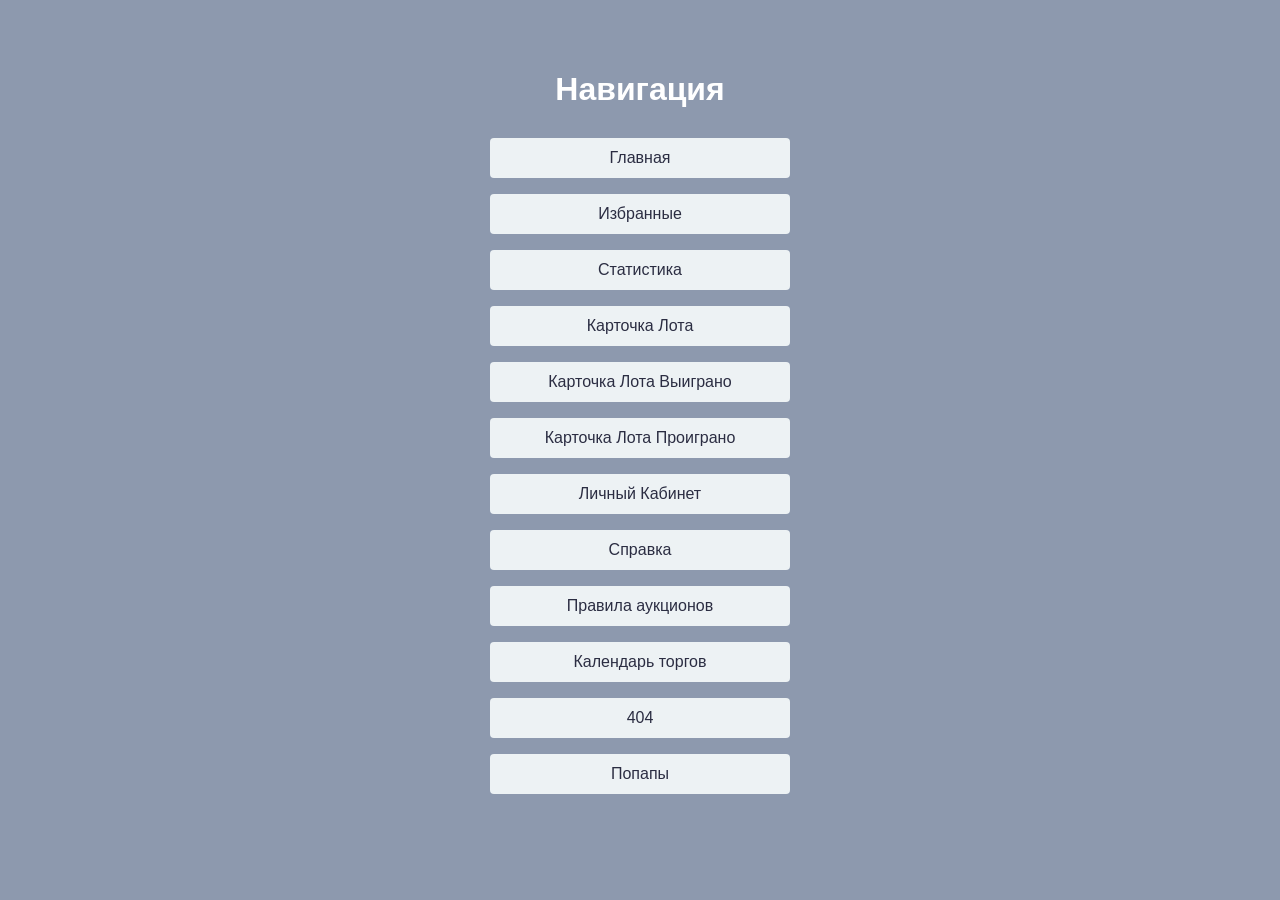
<file: index.html>
<!DOCTYPE html>
<html lang="ru">

<head>
	<title>Навигация</title>
	<meta charset="utf-8">
	<meta http-equiv="X-UA-Compatible" content="IE=edge">
	<meta name="format-detection" content="telephone=no" />
	<meta name="viewport" content="width=device-width, initial-scale=1, user-scalable=no">
	<link rel="stylesheet" href="css/index.css">
	<script src="js/static/frontend-works.js"></script>
</head>

<body>
	<div class="wrapper">
		<h1>Навигация</h1>
		<ul>
			<li><a target="_blank" href="main.html">Главная</a></li>
			<li><a target="_blank" href="favorites.html">Избранные</a></li>
			<li><a target="_blank" href="statistics.html">Статистика</a></li>
			<li><a target="_blank" href="detail.html">Карточка Лота</a></li>
			<li><a target="_blank" href="detail-won.html">Карточка Лота Выиграно</a></li>
			<li><a target="_blank" href="detail-not-won.html">Карточка Лота Проиграно</a></li>
			<li><a target="_blank" href="lk.html">Личный Кабинет</a></li>
			<li><a target="_blank" href="faq.html">Справка</a></li>
			<li><a target="_blank" href="rules.html">Правила аукционов</a></li>
			<li><a target="_blank" href="calendar.html">Календарь торгов</a></li>
			<li><a target="_blank" href="404.html">404</a></li>
			<li><a target="_blank" href="popups.html">Попапы</a></li>
		</ul>
	</div>
	<!-- /.wrapper -->
</body>

</html>
</file>
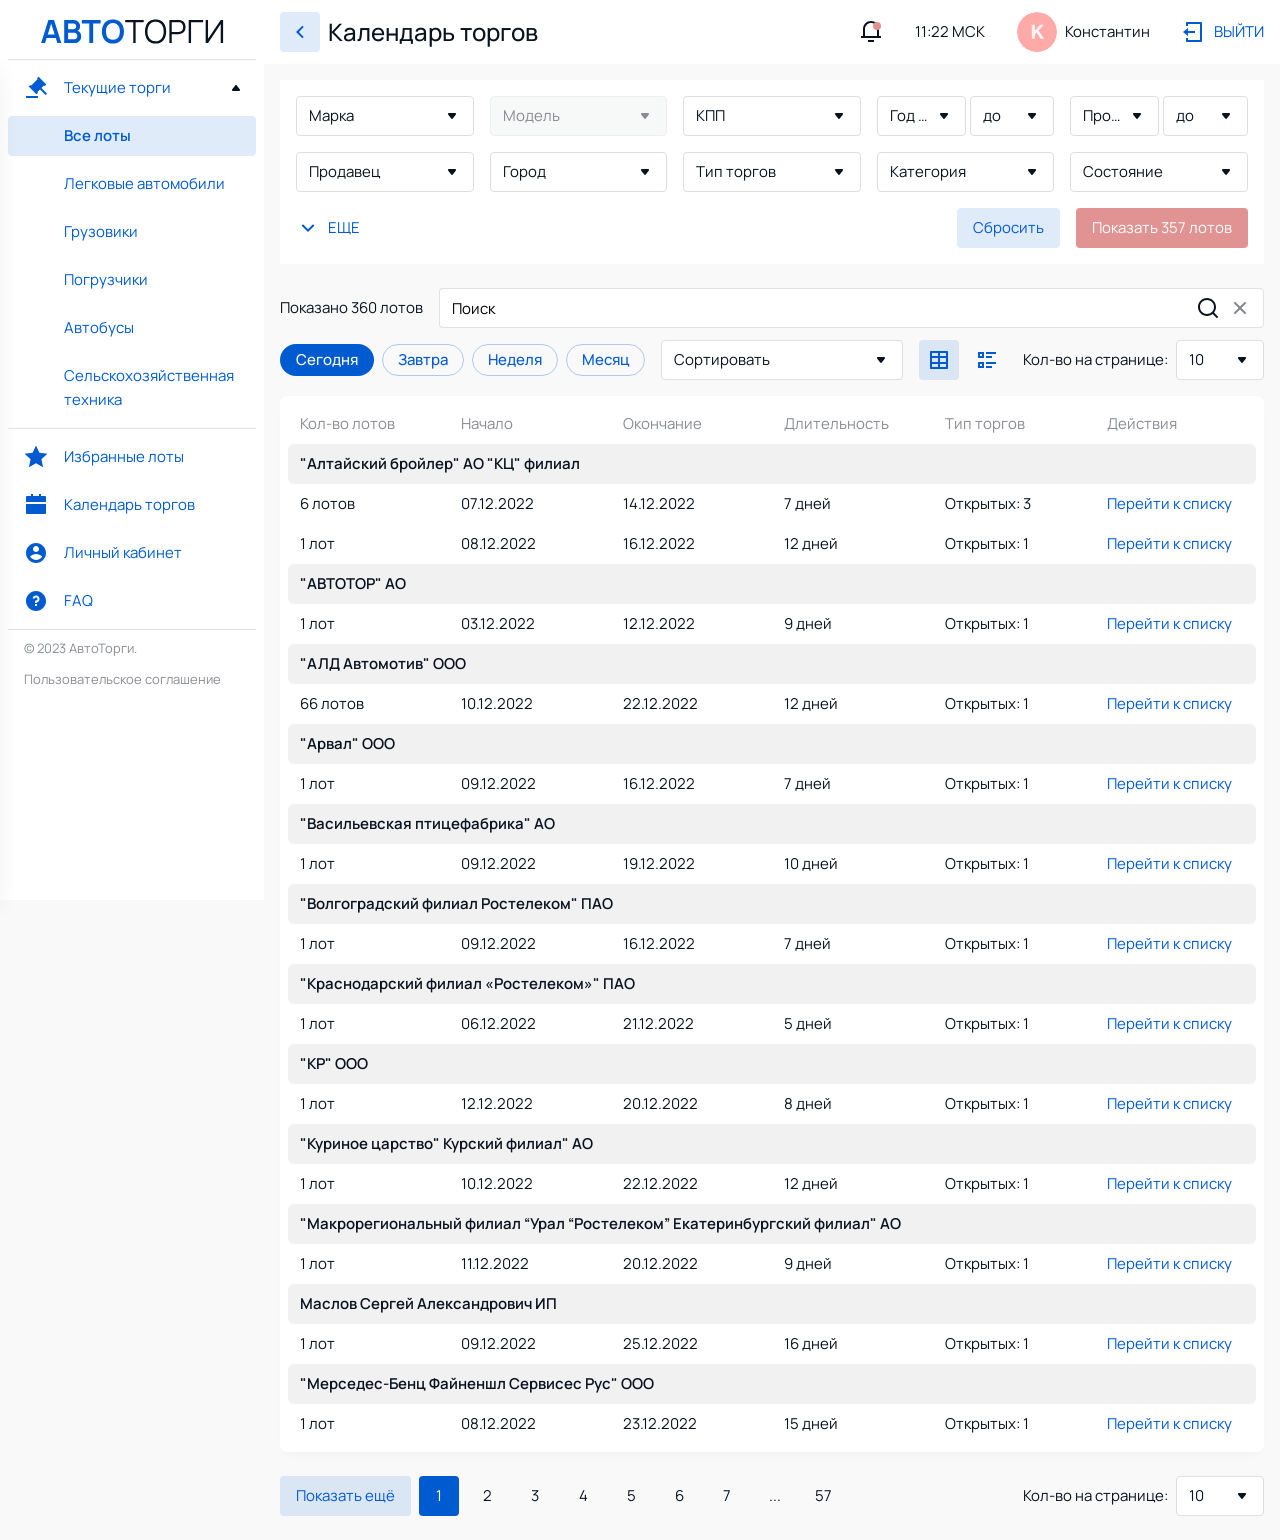
<file: calendar.html>
<!DOCTYPE html>
<html lang="ru">

<head>
	<title>Calendar Page</title>
	<meta charset="utf-8">
	<meta http-equiv="X-UA-Compatible" content="IE=edge">
	<meta name="format-detection" content="telephone=no" />
	<meta name="viewport" content="width=device-width, initial-scale=1, user-scalable=no">
	<link rel="stylesheet" href="css/calendar.css">
	<script src="js/static/frontend-works.js"></script>
</head>

<body>
	<div class="wrapper">
		<div class="sidebar">
			<div class="sidebar__content">
				<div class="sidebar__logo">
					<div class="sidebar__logo-small">
						<a href="#">
							<img src="images/logo/logo-small.svg" alt="logo">
						</a>
					</div>
					<div class="sidebar__logo-big">
						<a href="#">
							<img src="images/logo/logo.svg" alt="logo">
						</a>
					</div>
				</div>
				<div class="sidebar__lots active">
					<div class="sidebar__lots-title js-sidebar__lots-title">
						<span>Текущие торги</span>
					</div>
					<nav class="sidebar__lots-nav js-sidebar__lots-nav">
						<ul class="sidebar__lots-list">
							<li class="sidebar__lots-item">
								<a href="#" class="sidebar__lots-link active">Все лоты</a>
							</li>
							<li class="sidebar__lots-item">
								<a href="#" class="sidebar__lots-link">Легковые автомобили</a>
							</li>
							<li class="sidebar__lots-item">
								<a href="#" class="sidebar__lots-link">Грузовики</a>
							</li>
							<li class="sidebar__lots-item">
								<a href="#" class="sidebar__lots-link">Погрузчики</a>
							</li>
							<li class="sidebar__lots-item">
								<a href="#" class="sidebar__lots-link">Автобусы</a>
							</li>
							<li class="sidebar__lots-item">
								<a href="#" class="sidebar__lots-link">Сельскохозяйственная техника</a>
							</li>
						</ul>
					</nav>
				</div>
				<div class="sidebar__menu">
					<ul class="sidebar__menu-list">
						<li class="sidebar__menu-item">
							<a href="#" class="sidebar__menu-link">
								<i class="icon-star sidebar__menu-icon"></i>
								<span>Избранные лоты</span>
							</a>
						</li>
						<li class="sidebar__menu-item">
							<a href="#" class="sidebar__menu-link">
								<i class="icon-calendar sidebar__menu-icon"></i>
								<span>Календарь торгов</span>
							</a>
						</li>
						<li class="sidebar__menu-item">
							<a href="#" class="sidebar__menu-link">
								<i class="icon-account sidebar__menu-icon"></i>
								<span>Личный кабинет</span>
							</a>
						</li>
						<li class="sidebar__menu-item">
							<a href="#" class="sidebar__menu-link">
								<i class="icon-question sidebar__menu-icon"></i>
								<span>FAQ</span>
							</a>
						</li>
					</ul>
				</div>
				<div class="sidebar__footer">
					<div class="sidebar__copyright">© 2023 АвтоТорги.</div>
					<div class="sidebar__privacy">
						<a href="#">Пользовательское соглашение</a>
					</div>
				</div>
			</div>
		</div>
		<div class="main">
			<header class="header js-header">
				<a href="#" class="header__back-link"></a>
				<div class="header__logo">
					<a href="#">
						<img src="images/logo/logo-small.svg" alt="logo">
					</a>
				</div>
				<div class="header__title">
					<span>Календарь торгов</span>
				</div>
				<div class="header__right">
					<div class="header__notification"></div>
					<div class="header__time">11:22 МСК</div>
					<div class="header__account">
						<div class="account-person">
							<div class="account-person__pic">
								<img src="images/account-person/pic.svg" alt="avatar">
							</div>
							<!--<div class="account-person__without-pic">K</div>-->
							<div class="account-person__name">Константин</div>
							<a href="#" class="account-person__full-link"></a>
						</div>
					</div>
					<div class="header__logout-btn">
						<a href="#" class="logout-btn">Выйти</a>
					</div>
				</div>
				<div class="header__hamburger">
					<div class="hamburger js-hamburger"></div>
				</div>
			</header>
			<div class="mobile-menu js-mobile-menu">
				<div class="mobile-menu__account">
					<div class="mobile-menu__person">
						<div class="account-person">
							<div class="account-person__pic">
								<img src="images/account-person/pic.svg" alt="avatar">
							</div>
							<!--<div class="account-person__without-pic">K</div>-->
							<div class="account-person__name">Константин</div>
							<a href="#" class="account-person__full-link"></a>
						</div>
					</div>
					<div class="mobile-menu__logout-btn">
						<a href="#" class="logout-btn">Выйти</a>
					</div>
				</div>
				<div class="mobile-menu__lots">
					<div class="mobile-menu__lots-title js-mobile-menu__lots-title">
						<span>Текущие торги</span>
					</div>
					<nav class="mobile-menu__lots-nav js-mobile-menu__lots-nav">
						<ul class="mobile-menu__lots-list">
							<li class="mobile-menu__lots-item">
								<a href="#" class="mobile-menu__lots-link active">Все лоты</a>
							</li>
							<li class="mobile-menu__lots-item">
								<a href="#" class="mobile-menu__lots-link">Легковые автомобили</a>
							</li>
							<li class="mobile-menu__lots-item">
								<a href="#" class="mobile-menu__lots-link">Грузовики</a>
							</li>
							<li class="mobile-menu__lots-item">
								<a href="#" class="mobile-menu__lots-link">Погрузчики</a>
							</li>
							<li class="mobile-menu__lots-item">
								<a href="#" class="mobile-menu__lots-link">Автобусы</a>
							</li>
							<li class="mobile-menu__lots-item">
								<a href="#" class="mobile-menu__lots-link">Сельскохозяйственная техника</a>
							</li>
						</ul>
					</nav>
				</div>
				<div class="mobile-menu__menu">
					<ul class="mobile-menu__menu-list">
						<li class="mobile-menu__menu-item">
							<a href="#" class="mobile-menu__menu-link">
								<i class="icon-star mobile-menu__menu-icon"></i>
								<span>Избранные лоты</span>
							</a>
						</li>
						<li class="mobile-menu__menu-item">
							<a href="#" class="mobile-menu__menu-link">
								<i class="icon-calendar mobile-menu__menu-icon"></i>
								<span>Календарь торгов</span>
							</a>
						</li>
						<li class="mobile-menu__menu-item">
							<a href="#" class="mobile-menu__menu-link">
								<i class="icon-account mobile-menu__menu-icon"></i>
								<span>Личный кабинет</span>
							</a>
						</li>
						<li class="mobile-menu__menu-item">
							<a href="#" class="mobile-menu__menu-link">
								<i class="icon-question mobile-menu__menu-icon"></i>
								<span>FAQ</span>
							</a>
						</li>
					</ul>
				</div>
				<div class="mobile-menu__footer">
					<div class="mobile-menu__copyright">© 2023 АвтоТорги.</div>
					<div class="mobile-menu__privacy">
						<a href="#">Пользовательское соглашение</a>
					</div>
				</div>
			</div>
			<div class="main-content has-filter">
				<div class="filter js-filter">
					<div class="filter__shadow js-filter__shadow"></div>
					<div class="filter__wrapper">
						<div class="filter__top-mob">
							<div class="filter__title">Фильтр</div>
							<div class="filter__close-btn js-filter__close-btn"></div>
						</div>
						<div class="filter__content js-filter__content">
							<div class="filter__top-fields">
								<div class="filter__field">
									<div class="select-box">
										<select name="brand" class="select-box__select js-select-box__select js-select-box-filter allow-deselect" data-placeholder-text="Марка" data-show-search="true" data-allow-deselect="true">
											<option data-placeholder="true"></option>
											<option value="1">Audi</option>
											<option value="2">Bmw</option>
											<option value="3">Mercedes-Benz</option>
											<option value="4">Львовский Автопогрузчик</option>
											<option value="5">Мобильный сварочный агрегат на одноосном шасси</option>
										</select>
									</div>
								</div>
								<div class="filter__field">
									<div class="select-box">
										<select name="model" multiple="true" disabled="true" class="select-box__select js-select-box__select js-select-box-filter allow-deselect" data-placeholder-text="Модель" data-show-search="true" data-allow-deselect="true">
											<option data-placeholder="true"></option>
											<option value="1">x5</option>
											<option value="2">x6</option>
											<option value="3">x7</option>
											<option value="4">i7</option>
										</select>
									</div>
								</div>
								<div class="filter__field">
									<div class="select-box">
										<select name="transmission" class="select-box__select js-select-box__select js-select-box-filter allow-deselect" data-placeholder-text="КПП" data-show-search="true" data-allow-deselect="true">
											<option data-placeholder="true"></option>
											<option value="1">АКПП</option>
											<option value="2">Механика</option>
											<option value="3">МКПП</option>
											<option value="4">МКПП/АКПП</option>
										</select>
									</div>
								</div>
								<div class="filter__fields">
									<div class="filter__small-field">
										<div class="select-box">
											<select name="year-from" class="select-box__select js-select-box__select js-select-box-filter allow-deselect" data-placeholder-text="Год от" data-show-search="true" data-allow-deselect="true">
												<option data-placeholder="true"></option>
												<option value="1">1992</option>
												<option value="2">1993</option>
												<option value="3">1994</option>
												<option value="4">1995</option>
												<option value="5">1996</option>
												<option value="6">1997</option>
												<option value="7">1998</option>
											</select>
										</div>
									</div>
									<div class="filter__small-field">
										<div class="select-box">
											<select name="year-to" class="select-box__select js-select-box__select js-select-box-filter allow-deselect" data-placeholder-text="до" data-show-search="true" data-allow-deselect="true">
												<option data-placeholder="true"></option>
												<option value="1">2000</option>
												<option value="2">2001</option>
												<option value="3">2005</option>
												<option value="4">2008</option>
												<option value="5">2018</option>
												<option value="6">2022</option>
												<option value="7">2023</option>
											</select>
										</div>
									</div>
								</div>
								<div class="filter__fields">
									<div class="filter__small-field">
										<div class="select-box">
											<select name="mileage-from" class="select-box__select js-select-box__select js-select-box-filter allow-deselect" data-placeholder-text="Пробег от" data-show-search="true" data-allow-deselect="true">
												<option data-placeholder="true"></option>
												<option value="1">11.000</option>
												<option value="2">28.000</option>
												<option value="3">50.000</option>
											</select>
										</div>
									</div>
									<div class="filter__small-field">
										<div class="select-box">
											<select name="mileage-to" class="select-box__select js-select-box__select js-select-box-filter allow-deselect" data-placeholder-text="до" data-show-search="true" data-allow-deselect="true">
												<option data-placeholder="true"></option>
												<option value="1">30.000</option>
												<option value="2">60.000</option>
												<option value="3">85.000</option>
											</select>
										</div>
									</div>
								</div>
								<div class="filter__field">
									<div class="select-box">
										<select name="salesman" class="select-box__select js-select-box__select js-select-box-filter allow-deselect" data-placeholder-text="Продавец" data-show-search="true" data-allow-deselect="true">
											<option data-placeholder="true"></option>
											<option value="1">Empty</option>
										</select>
									</div>
								</div>
								<div class="filter__field">
									<div class="select-box">
										<select name="city" class="select-box__select js-select-box__select js-select-box-filter allow-deselect" data-placeholder-text="Город" data-show-search="true" data-allow-deselect="true">
											<option data-placeholder="true"></option>
											<option value="1">Москва</option>
											<option value="2">Санкт-Петербург</option>
										</select>
									</div>
								</div>
								<div class="filter__field">
									<div class="select-box">
										<select name="trade-type" class="select-box__select js-select-box__select js-select-box-filter allow-deselect" data-placeholder-text="Тип торгов" data-show-search="true" data-allow-deselect="true">
											<option data-placeholder="true"></option>
											<option value="1">Купить сейчас</option>
											<option value="2">Открытые торги</option>
										</select>
									</div>
								</div>
								<div class="filter__field">
									<div class="select-box">
										<select name="category" class="select-box__select js-select-box__select js-select-box-filter allow-deselect" data-placeholder-text="Категория" data-show-search="true" data-allow-deselect="true">
											<option data-placeholder="true"></option>
											<option value="1">Корпоративные парки</option>
											<option value="2">Лизинг и банки</option>
											<option value="3">Физические лица</option>
											<option value="4">Такси и прокат</option>
											<option value="5">Официальные дилеры</option>
											<option value="6">Водная техника</option>
										</select>
									</div>
								</div>
								<div class="filter__field">
									<div class="select-box">
										<select name="state" class="select-box__select js-select-box__select js-select-box-filter allow-deselect" data-placeholder-text="Состояние" data-show-search="true" data-allow-deselect="true">
											<option data-placeholder="true"></option>
											<option value="1">Кроме аварийных</option>
											<option value="2">Аварийные</option>
										</select>
									</div>
								</div>
							</div>
							<div class="filter__bottom-fields js-filter__bottom-fields">
								<div class="filter__fields">
									<div class="filter__small-field">
										<div class="select-box">
											<select name="volume-from" class="select-box__select js-select-box__select js-select-box-filter allow-deselect" data-placeholder-text="Объём от" data-show-search="true" data-allow-deselect="true">
												<option data-placeholder="true"></option>
												<option value="1">1600</option>
												<option value="2">1800</option>
												<option value="3">2000</option>
												<option value="4">2800</option>
											</select>
										</div>
									</div>
									<div class="filter__small-field">
										<div class="select-box">
											<select name="volume-to" class="select-box__select js-select-box__select js-select-box-filter allow-deselect" data-placeholder-text="до" data-show-search="true" data-allow-deselect="true">
												<option data-placeholder="true"></option>
												<option value="1">1600</option>
												<option value="2">1800</option>
												<option value="3">2000</option>
												<option value="4">2800</option>
												<option value="5">3000</option>
												<option value="6">8000</option>
											</select>
										</div>
									</div>
								</div>
								<div class="filter__field">
									<div class="select-box">
										<select name="engine" class="select-box__select js-select-box__select js-select-box-filter allow-deselect" data-placeholder-text="Двигатель" data-show-search="true" data-allow-deselect="true">
											<option data-placeholder="true"></option>
											<option value="1">Бензин</option>
											<option value="2">Дизель</option>
											<option value="3">Гибрид</option>
										</select>
									</div>
								</div>
								<div class="filter__field">
									<div class="select-box">
										<select name="color" class="select-box__select js-select-box__select js-select-box-filter allow-deselect" data-placeholder-text="Цвет" data-show-search="true" data-allow-deselect="true">
											<option data-placeholder="true"></option>
											<option value="1">Белый</option>
											<option value="2">Черный</option>
										</select>
									</div>
								</div>
								<div class="filter__field">
									<div class="select-box">
										<select name="climate-control" class="select-box__select js-select-box__select js-select-box-filter allow-deselect" data-placeholder-text="Климат-контроль" data-show-search="true" data-allow-deselect="true">
											<option data-placeholder="true"></option>
											<option value="1">Климат-контроль</option>
											<option value="2">Климат-контроль 2-зонный</option>
											<option value="3">Климат-контроль многозонный</option>
											<option value="4">Кондиционер</option>
										</select>
									</div>
								</div>
								<div class="filter__field">
									<div class="select-box">
										<select name="upholstery" class="select-box__select js-select-box__select js-select-box-filter allow-deselect" data-placeholder-text="Обивка салона" data-show-search="true" data-allow-deselect="true">
											<option data-placeholder="true"></option>
											<option value="1">Кожа</option>
											<option value="2">Ткань</option>
										</select>
									</div>
								</div>
								<div class="filter__field">
									<div class="select-box">
										<select name="VAT" class="select-box__select js-select-box__select js-select-box-filter allow-deselect" data-placeholder-text="НДС" data-show-search="true" data-allow-deselect="true">
											<option data-placeholder="true"></option>
											<option value="1">НДС не облагается</option>
											<option value="2">НДС включен</option>
										</select>
									</div>
								</div>
								<div class="filter__field">
									<div class="select-box">
										<select name="body-type" class="select-box__select js-select-box__select js-select-box-filter allow-deselect" data-placeholder-text="Тип кузова" data-show-search="true" data-allow-deselect="true">
											<option data-placeholder="true"></option>
											<option value="1">Седан</option>
											<option value="2">Универсал</option>
											<option value="3">Пикап</option>
										</select>
									</div>
								</div>
								<div class="filter__field">
									<div class="select-box">
										<select name="drive-unit" class="select-box__select js-select-box__select js-select-box-filter allow-deselect" data-placeholder-text="Привод" data-show-search="true" data-allow-deselect="true">
											<option data-placeholder="true"></option>
											<option value="1">4х2</option>
											<option value="2">4х4</option>
											<option value="3">Заднеприводный с подключаемым передним</option>
										</select>
									</div>
								</div>
							</div>
							<div class="filter__bottom">
								<button class="filter__toggle-btn js-filter__toggle-btn">Еще</button>
								<div class="filter__btns">
									<a href="#" class="filter__reset-btn">Сбросить</a>
									<a href="#" class="filter__apply-btn">Показать 357 лотов </a>
								</div>
							</div>
						</div>
					</div>
				</div>
				<button type="button" class="filter-open-btn js-filter-open-btn hide-desktop">Фильтр</button>
				<div class="sort-line sort-line_has-tags">
					<div class="sort-line__showed-count">Показано 360 лотов</div>
					<div class="sort-line__search">
						<div class="search-line">
							<form class="search-line__form">
								<input type="input" class="search-line__input" placeholder="Поиск" />
								<div class="search-line__btns">
									<button type="button" class="search-line__btn"></button>
									<button type="reset" class="search-line__reset"></button>
								</div>
							</form>
						</div>
					</div>
					<div class="sort-line__space"></div>
					<div class="sort-line__tags">
						<button type="button" class="sort-line__tag active">Сегодня</button>
						<button type="button" class="sort-line__tag">Завтра</button>
						<button type="button" class="sort-line__tag">Неделя</button>
						<button type="button" class="sort-line__tag">Месяц</button>
					</div>
					<div class="sort-line__sort">
						<div class="select-box">
							<select name="sort" class="select-box__select js-select-box__select  " data-placeholder-text="Сортировать">
								<option data-placeholder="true"></option>
								<option value="1">По умолчанию</option>
								<option value="2">Название</option>
								<option value="3">Цена</option>
								<option value="4">Время завершения</option>
								<option value="5">Время старта</option>
							</select>
						</div>
					</div>
					<div class="sort-line__change-view-btns">
						<button type="button" class="sort-line__change-view-btn js-sort-line__change-view-btn view-type-grid active" title="Вид таблицой"></button>
						<button type="button" class="sort-line__change-view-btn js-sort-line__change-view-btn view-type-graph" title="Вид графиком"></button>
					</div>
					<div class="sort-line__sort-count">
						<div class="sort-line__sort-count-title">Кол-во на странице:</div>
						<div class="sort-line__sort-count-box">
							<div class="select-box">
								<select name="show-count" class="select-box__select js-select-box__select  ">
									<option value="1">10</option>
									<option value="2">25</option>
									<option value="3">50</option>
									<option value="4">100</option>
								</select>
							</div>
						</div>
					</div>
				</div>
				<div class="schedule-lots js-schedule-lots" style="--total-count-days: 31;">
					<div class="schedule-lots__inner">
						<div class="schedule-lots__top-date">
							<div class="schedule-lots__top-date-current">Сегодня</div>
							<div class="schedule-lots__top-date-list">
								<div class="schedule-lots__top-date-item">
									<span>1.12</span>
								</div>
								<div class="schedule-lots__top-date-item">
									<span>2.12</span>
								</div>
								<div class="schedule-lots__top-date-item">
									<span>3.12</span>
								</div>
								<div class="schedule-lots__top-date-item">
									<span>4.12</span>
								</div>
								<div class="schedule-lots__top-date-item">
									<span>5.12</span>
								</div>
								<div class="schedule-lots__top-date-item">
									<span>6.12</span>
								</div>
								<div class="schedule-lots__top-date-item">
									<span>7.12</span>
								</div>
								<div class="schedule-lots__top-date-item">
									<span>8.12</span>
								</div>
								<div class="schedule-lots__top-date-item">
									<span>9.12</span>
								</div>
								<div class="schedule-lots__top-date-item">
									<span>10.12</span>
								</div>
								<div class="schedule-lots__top-date-item">
									<span>11.12</span>
								</div>
								<div class="schedule-lots__top-date-item">
									<span>12.12</span>
								</div>
								<div class="schedule-lots__top-date-item">
									<span>13.12</span>
								</div>
								<div class="schedule-lots__top-date-item">
									<span>14.12</span>
								</div>
								<div class="schedule-lots__top-date-item">
									<span>15.12</span>
								</div>
								<div class="schedule-lots__top-date-item">
									<span>16.12</span>
								</div>
								<div class="schedule-lots__top-date-item">
									<span>17.12</span>
								</div>
								<div class="schedule-lots__top-date-item">
									<span>18.12</span>
								</div>
								<div class="schedule-lots__top-date-item">
									<span>19.12</span>
								</div>
								<div class="schedule-lots__top-date-item">
									<span>20.12</span>
								</div>
								<div class="schedule-lots__top-date-item">
									<span>21.12</span>
								</div>
								<div class="schedule-lots__top-date-item">
									<span>22.12</span>
								</div>
								<div class="schedule-lots__top-date-item">
									<span>23.12</span>
								</div>
								<div class="schedule-lots__top-date-item">
									<span>24.12</span>
								</div>
								<div class="schedule-lots__top-date-item">
									<span>25.12</span>
								</div>
								<div class="schedule-lots__top-date-item">
									<span>26.12</span>
								</div>
								<div class="schedule-lots__top-date-item">
									<span>27.12</span>
								</div>
								<div class="schedule-lots__top-date-item">
									<span>28.12</span>
								</div>
								<div class="schedule-lots__top-date-item">
									<span>29.12</span>
								</div>
								<div class="schedule-lots__top-date-item">
									<span>30.12</span>
								</div>
								<div class="schedule-lots__top-date-item">
									<span>31.12</span>
								</div>
							</div>
						</div>
						<div class="schedule-lots__top-row">
							<div class="schedule-lots__top-row-item">Кол-во лотов</div>
							<div class="schedule-lots__top-row-item">Начало</div>
							<div class="schedule-lots__top-row-item">Окончание</div>
							<div class="schedule-lots__top-row-item">Длительность</div>
							<div class="schedule-lots__top-row-item">Тип торгов</div>
							<div class="schedule-lots__top-row-item">Действия</div>
						</div>
						<div class="schedule-lots__items">
							<div class="schedule-lots__item">
								<div class="schedule-lot">
									<div class="schedule-lot__name js-schedule-lot__name" title="&quot;Алтайский бройлер&quot; АО &quot;КЦ&quot; филиал">&quot;Алтайский бройлер&quot; АО &quot;КЦ&quot; филиал</div>
									<div class="schedule-lot__rows">
										<div class="schedule-lot__row">
											<div class="schedule-lot__count">6 лотов</div>
											<div class="schedule-lot__start">07.12.2022</div>
											<div class="schedule-lot__end">14.12.2022</div>
											<div class="schedule-lot__duration">7 дней</div>
											<div class="schedule-lot__type">Открытых: 3</div>
											<div class="schedule-lot__action">
												<a href="#">Перейти к списку</a>
											</div>
										</div>
										<div class="schedule-lot__row">
											<div class="schedule-lot__count">1 лот</div>
											<div class="schedule-lot__start">08.12.2022</div>
											<div class="schedule-lot__end">16.12.2022</div>
											<div class="schedule-lot__duration">12 дней</div>
											<div class="schedule-lot__type">Открытых: 1</div>
											<div class="schedule-lot__action">
												<a href="#">Перейти к списку</a>
											</div>
										</div>
									</div>
									<div class="schedule-lot__graphs">
										<div class="schedule-lot__graph">
											<div class="schedule-lot__graph-line" style="
                                            --start-from-day: 7;
                                            --fill-to-day: 14;
                                            background: #005BD1;
                                        " data-tippy-theme="big" data-tippy-maxWidth="424" data-tippy-followCursor="horizontal" data-tippy-content='<div class="tooltip-big">
                                                                <div class="tooltip-big__title">&quot;Алтайский бройлер&quot; АО &quot;КЦ&quot; филиал</div>
                                                                <div class="tooltip-big__properties">
                                                                    <div class="tooltip-big__property">
                                                                        <div class="tooltip-big__property-prop"><span>Период</span></div>
                                                                        <div class="tooltip-big__property-val">Дек. 07 – Дек. 14, 2022</div>
                                                                    </div>
                                                                    <div class="tooltip-big__property">
                                                                        <div class="tooltip-big__property-prop"><span>Длительность:</span></div>
                                                                        <div class="tooltip-big__property-val">7 дней</div>
                                                                    </div>
                                                                    <div class="tooltip-big__property">
                                                                        <div class="tooltip-big__property-prop"><span>Кол-во лотов:</span></div>
                                                                        <div class="tooltip-big__property-val">6 лотов</div>
                                                                    </div>
                                                                    <div class="tooltip-big__property">
                                                                        <div class="tooltip-big__property-prop"><span>Тип торгов:</span></div>
                                                                        <div class="tooltip-big__property-val">Открытых: 3</div>
                                                                    </div>
                                                                </div>
                                                            </div>'>
											</div>
										</div>
										<div class="schedule-lot__graph">
											<div class="schedule-lot__graph-line" style="
                                            --start-from-day: 8;
                                            --fill-to-day: 16;
                                            background: #88B6FF;
                                        " data-tippy-theme="big" data-tippy-maxWidth="424" data-tippy-followCursor="horizontal" data-tippy-content='<div class="tooltip-big">
                                                                <div class="tooltip-big__title">&quot;Алтайский бройлер&quot; АО &quot;КЦ&quot; филиал</div>
                                                                <div class="tooltip-big__properties">
                                                                    <div class="tooltip-big__property">
                                                                        <div class="tooltip-big__property-prop"><span>Период</span></div>
                                                                        <div class="tooltip-big__property-val">Дек. 08 – Дек. 16, 2022</div>
                                                                    </div>
                                                                    <div class="tooltip-big__property">
                                                                        <div class="tooltip-big__property-prop"><span>Длительность:</span></div>
                                                                        <div class="tooltip-big__property-val">12 дней</div>
                                                                    </div>
                                                                    <div class="tooltip-big__property">
                                                                        <div class="tooltip-big__property-prop"><span>Кол-во лотов:</span></div>
                                                                        <div class="tooltip-big__property-val">1 лот</div>
                                                                    </div>
                                                                    <div class="tooltip-big__property">
                                                                        <div class="tooltip-big__property-prop"><span>Тип торгов:</span></div>
                                                                        <div class="tooltip-big__property-val">Открытых: 1</div>
                                                                    </div>
                                                                </div>
                                                            </div>'>
											</div>
										</div>
									</div>
								</div>
							</div>
							<div class="schedule-lots__item">
								<div class="schedule-lot">
									<div class="schedule-lot__name js-schedule-lot__name" title="&quot;АВТОТОР&quot; АО">&quot;АВТОТОР&quot; АО</div>
									<div class="schedule-lot__rows">
										<div class="schedule-lot__row">
											<div class="schedule-lot__count">1 лот</div>
											<div class="schedule-lot__start">03.12.2022</div>
											<div class="schedule-lot__end">12.12.2022</div>
											<div class="schedule-lot__duration">9 дней</div>
											<div class="schedule-lot__type">Открытых: 1</div>
											<div class="schedule-lot__action">
												<a href="#">Перейти к списку</a>
											</div>
										</div>
									</div>
									<div class="schedule-lot__graphs">
										<div class="schedule-lot__graph">
											<div class="schedule-lot__graph-line" style="
                                            --start-from-day: 3;
                                            --fill-to-day: 12;
                                            background: #B5D1FF;
                                        " data-tippy-theme="big" data-tippy-maxWidth="424" data-tippy-followCursor="horizontal" data-tippy-content='<div class="tooltip-big">
                                                                <div class="tooltip-big__title">&quot;АВТОТОР&quot; АО</div>
                                                                <div class="tooltip-big__properties">
                                                                    <div class="tooltip-big__property">
                                                                        <div class="tooltip-big__property-prop"><span>Период</span></div>
                                                                        <div class="tooltip-big__property-val">Дек. 03 – Дек. 12, 2022</div>
                                                                    </div>
                                                                    <div class="tooltip-big__property">
                                                                        <div class="tooltip-big__property-prop"><span>Длительность:</span></div>
                                                                        <div class="tooltip-big__property-val">9 дней</div>
                                                                    </div>
                                                                    <div class="tooltip-big__property">
                                                                        <div class="tooltip-big__property-prop"><span>Кол-во лотов:</span></div>
                                                                        <div class="tooltip-big__property-val">1 лот</div>
                                                                    </div>
                                                                    <div class="tooltip-big__property">
                                                                        <div class="tooltip-big__property-prop"><span>Тип торгов:</span></div>
                                                                        <div class="tooltip-big__property-val">Открытых: 1</div>
                                                                    </div>
                                                                </div>
                                                            </div>'>
											</div>
										</div>
									</div>
								</div>
							</div>
							<div class="schedule-lots__item">
								<div class="schedule-lot">
									<div class="schedule-lot__name js-schedule-lot__name" title="&quot;АЛД Автомотив&quot; ООО">&quot;АЛД Автомотив&quot; ООО</div>
									<div class="schedule-lot__rows">
										<div class="schedule-lot__row">
											<div class="schedule-lot__count">66 лотов</div>
											<div class="schedule-lot__start">10.12.2022</div>
											<div class="schedule-lot__end">22.12.2022</div>
											<div class="schedule-lot__duration">12 дней</div>
											<div class="schedule-lot__type">Открытых: 1</div>
											<div class="schedule-lot__action">
												<a href="#">Перейти к списку</a>
											</div>
										</div>
									</div>
									<div class="schedule-lot__graphs">
										<div class="schedule-lot__graph">
											<div class="schedule-lot__graph-line" style="
                                            --start-from-day: 10;
                                            --fill-to-day: 22;
                                            background: #FF7444;
                                        " data-tippy-theme="big" data-tippy-maxWidth="424" data-tippy-followCursor="horizontal" data-tippy-content='<div class="tooltip-big">
                                                                <div class="tooltip-big__title">&quot;АЛД Автомотив&quot; ООО</div>
                                                                <div class="tooltip-big__properties">
                                                                    <div class="tooltip-big__property">
                                                                        <div class="tooltip-big__property-prop"><span>Период</span></div>
                                                                        <div class="tooltip-big__property-val">Дек. 10 – Дек. 22, 2022</div>
                                                                    </div>
                                                                    <div class="tooltip-big__property">
                                                                        <div class="tooltip-big__property-prop"><span>Длительность:</span></div>
                                                                        <div class="tooltip-big__property-val">12 дней</div>
                                                                    </div>
                                                                    <div class="tooltip-big__property">
                                                                        <div class="tooltip-big__property-prop"><span>Кол-во лотов:</span></div>
                                                                        <div class="tooltip-big__property-val">66 лотов</div>
                                                                    </div>
                                                                    <div class="tooltip-big__property">
                                                                        <div class="tooltip-big__property-prop"><span>Тип торгов:</span></div>
                                                                        <div class="tooltip-big__property-val">Открытых: 1</div>
                                                                    </div>
                                                                </div>
                                                            </div>'>
											</div>
										</div>
									</div>
								</div>
							</div>
							<div class="schedule-lots__item">
								<div class="schedule-lot">
									<div class="schedule-lot__name js-schedule-lot__name" title="&quot;Арвал&quot; ООО">&quot;Арвал&quot; ООО</div>
									<div class="schedule-lot__rows">
										<div class="schedule-lot__row">
											<div class="schedule-lot__count">1 лот</div>
											<div class="schedule-lot__start">09.12.2022</div>
											<div class="schedule-lot__end">16.12.2022</div>
											<div class="schedule-lot__duration">7 дней</div>
											<div class="schedule-lot__type">Открытых: 1</div>
											<div class="schedule-lot__action">
												<a href="#">Перейти к списку</a>
											</div>
										</div>
									</div>
									<div class="schedule-lot__graphs">
										<div class="schedule-lot__graph">
											<div class="schedule-lot__graph-line" style="
                                            --start-from-day: 9;
                                            --fill-to-day: 16;
                                            background: #FFB49A;
                                        " data-tippy-theme="big" data-tippy-maxWidth="424" data-tippy-followCursor="horizontal" data-tippy-content='<div class="tooltip-big">
                                                                <div class="tooltip-big__title">&quot;Арвал&quot; ООО</div>
                                                                <div class="tooltip-big__properties">
                                                                    <div class="tooltip-big__property">
                                                                        <div class="tooltip-big__property-prop"><span>Период</span></div>
                                                                        <div class="tooltip-big__property-val">Дек. 09 – Дек. 16, 2022</div>
                                                                    </div>
                                                                    <div class="tooltip-big__property">
                                                                        <div class="tooltip-big__property-prop"><span>Длительность:</span></div>
                                                                        <div class="tooltip-big__property-val">7 дней</div>
                                                                    </div>
                                                                    <div class="tooltip-big__property">
                                                                        <div class="tooltip-big__property-prop"><span>Кол-во лотов:</span></div>
                                                                        <div class="tooltip-big__property-val">1 лот</div>
                                                                    </div>
                                                                    <div class="tooltip-big__property">
                                                                        <div class="tooltip-big__property-prop"><span>Тип торгов:</span></div>
                                                                        <div class="tooltip-big__property-val">Открытых: 1</div>
                                                                    </div>
                                                                </div>
                                                            </div>'>
											</div>
										</div>
									</div>
								</div>
							</div>
							<div class="schedule-lots__item">
								<div class="schedule-lot">
									<div class="schedule-lot__name js-schedule-lot__name" title="&quot;Васильевская птицефабрика&quot; АО">&quot;Васильевская птицефабрика&quot; АО</div>
									<div class="schedule-lot__rows">
										<div class="schedule-lot__row">
											<div class="schedule-lot__count">1 лот</div>
											<div class="schedule-lot__start">09.12.2022</div>
											<div class="schedule-lot__end">19.12.2022</div>
											<div class="schedule-lot__duration">10 дней</div>
											<div class="schedule-lot__type">Открытых: 1</div>
											<div class="schedule-lot__action">
												<a href="#">Перейти к списку</a>
											</div>
										</div>
									</div>
									<div class="schedule-lot__graphs">
										<div class="schedule-lot__graph">
											<div class="schedule-lot__graph-line" style="
                                            --start-from-day: 9;
                                            --fill-to-day: 19;
                                            background: #FFE0D6;
                                        " data-tippy-theme="big" data-tippy-maxWidth="424" data-tippy-followCursor="horizontal" data-tippy-content='<div class="tooltip-big">
                                                                <div class="tooltip-big__title">&quot;Васильевская птицефабрика&quot; АО</div>
                                                                <div class="tooltip-big__properties">
                                                                    <div class="tooltip-big__property">
                                                                        <div class="tooltip-big__property-prop"><span>Период</span></div>
                                                                        <div class="tooltip-big__property-val">Дек. 09 – Дек. 19, 2022</div>
                                                                    </div>
                                                                    <div class="tooltip-big__property">
                                                                        <div class="tooltip-big__property-prop"><span>Длительность:</span></div>
                                                                        <div class="tooltip-big__property-val">10 дней</div>
                                                                    </div>
                                                                    <div class="tooltip-big__property">
                                                                        <div class="tooltip-big__property-prop"><span>Кол-во лотов:</span></div>
                                                                        <div class="tooltip-big__property-val">1 лот</div>
                                                                    </div>
                                                                    <div class="tooltip-big__property">
                                                                        <div class="tooltip-big__property-prop"><span>Тип торгов:</span></div>
                                                                        <div class="tooltip-big__property-val">Открытых: 1</div>
                                                                    </div>
                                                                </div>
                                                            </div>'>
											</div>
										</div>
									</div>
								</div>
							</div>
							<div class="schedule-lots__item">
								<div class="schedule-lot">
									<div class="schedule-lot__name js-schedule-lot__name" title="&quot;Волгоградский филиал Ростелеком&quot; ПАО">&quot;Волгоградский филиал Ростелеком&quot; ПАО</div>
									<div class="schedule-lot__rows">
										<div class="schedule-lot__row">
											<div class="schedule-lot__count">1 лот</div>
											<div class="schedule-lot__start">09.12.2022</div>
											<div class="schedule-lot__end">16.12.2022</div>
											<div class="schedule-lot__duration">7 дней</div>
											<div class="schedule-lot__type">Открытых: 1</div>
											<div class="schedule-lot__action">
												<a href="#">Перейти к списку</a>
											</div>
										</div>
									</div>
									<div class="schedule-lot__graphs">
										<div class="schedule-lot__graph">
											<div class="schedule-lot__graph-line" style="
                                            --start-from-day: 9;
                                            --fill-to-day: 16;
                                            background: #00B2AC;
                                        " data-tippy-theme="big" data-tippy-maxWidth="424" data-tippy-followCursor="horizontal" data-tippy-content='<div class="tooltip-big">
                                                                <div class="tooltip-big__title">&quot;Волгоградский филиал Ростелеком&quot; ПАО</div>
                                                                <div class="tooltip-big__properties">
                                                                    <div class="tooltip-big__property">
                                                                        <div class="tooltip-big__property-prop"><span>Период</span></div>
                                                                        <div class="tooltip-big__property-val">Дек. 09 – Дек. 16, 2022</div>
                                                                    </div>
                                                                    <div class="tooltip-big__property">
                                                                        <div class="tooltip-big__property-prop"><span>Длительность:</span></div>
                                                                        <div class="tooltip-big__property-val">7 дней</div>
                                                                    </div>
                                                                    <div class="tooltip-big__property">
                                                                        <div class="tooltip-big__property-prop"><span>Кол-во лотов:</span></div>
                                                                        <div class="tooltip-big__property-val">1 лот</div>
                                                                    </div>
                                                                    <div class="tooltip-big__property">
                                                                        <div class="tooltip-big__property-prop"><span>Тип торгов:</span></div>
                                                                        <div class="tooltip-big__property-val">Открытых: 1</div>
                                                                    </div>
                                                                </div>
                                                            </div>'>
											</div>
										</div>
									</div>
								</div>
							</div>
							<div class="schedule-lots__item">
								<div class="schedule-lot">
									<div class="schedule-lot__name js-schedule-lot__name" title="&quot;Краснодарский филиал «Ростелеком»&quot; ПАО">&quot;Краснодарский филиал «Ростелеком»&quot; ПАО</div>
									<div class="schedule-lot__rows">
										<div class="schedule-lot__row">
											<div class="schedule-lot__count">1 лот</div>
											<div class="schedule-lot__start">06.12.2022</div>
											<div class="schedule-lot__end">21.12.2022</div>
											<div class="schedule-lot__duration">5 дней</div>
											<div class="schedule-lot__type">Открытых: 1</div>
											<div class="schedule-lot__action">
												<a href="#">Перейти к списку</a>
											</div>
										</div>
									</div>
									<div class="schedule-lot__graphs">
										<div class="schedule-lot__graph">
											<div class="schedule-lot__graph-line" style="
                                            --start-from-day: 6;
                                            --fill-to-day: 21;
                                            background: #7BDDDA;
                                        " data-tippy-theme="big" data-tippy-maxWidth="424" data-tippy-followCursor="horizontal" data-tippy-content='<div class="tooltip-big">
                                                                <div class="tooltip-big__title">&quot;Краснодарский филиал «Ростелеком»&quot; ПАО</div>
                                                                <div class="tooltip-big__properties">
                                                                    <div class="tooltip-big__property">
                                                                        <div class="tooltip-big__property-prop"><span>Период</span></div>
                                                                        <div class="tooltip-big__property-val">Дек. 06 – Дек. 21, 2022</div>
                                                                    </div>
                                                                    <div class="tooltip-big__property">
                                                                        <div class="tooltip-big__property-prop"><span>Длительность:</span></div>
                                                                        <div class="tooltip-big__property-val">5 дней</div>
                                                                    </div>
                                                                    <div class="tooltip-big__property">
                                                                        <div class="tooltip-big__property-prop"><span>Кол-во лотов:</span></div>
                                                                        <div class="tooltip-big__property-val">1 лот</div>
                                                                    </div>
                                                                    <div class="tooltip-big__property">
                                                                        <div class="tooltip-big__property-prop"><span>Тип торгов:</span></div>
                                                                        <div class="tooltip-big__property-val">Открытых: 1</div>
                                                                    </div>
                                                                </div>
                                                            </div>'>
											</div>
										</div>
									</div>
								</div>
							</div>
							<div class="schedule-lots__item">
								<div class="schedule-lot">
									<div class="schedule-lot__name js-schedule-lot__name" title="&quot;КР&quot; ООО">&quot;КР&quot; ООО</div>
									<div class="schedule-lot__rows">
										<div class="schedule-lot__row">
											<div class="schedule-lot__count">1 лот</div>
											<div class="schedule-lot__start">12.12.2022</div>
											<div class="schedule-lot__end">20.12.2022</div>
											<div class="schedule-lot__duration">8 дней</div>
											<div class="schedule-lot__type">Открытых: 1</div>
											<div class="schedule-lot__action">
												<a href="#">Перейти к списку</a>
											</div>
										</div>
									</div>
									<div class="schedule-lot__graphs">
										<div class="schedule-lot__graph">
											<div class="schedule-lot__graph-line" style="
                                            --start-from-day: 12;
                                            --fill-to-day: 20;
                                            background: #C6EAE9;
                                        " data-tippy-theme="big" data-tippy-maxWidth="424" data-tippy-followCursor="horizontal" data-tippy-content='<div class="tooltip-big">
                                                                <div class="tooltip-big__title">&quot;КР&quot; ООО</div>
                                                                <div class="tooltip-big__properties">
                                                                    <div class="tooltip-big__property">
                                                                        <div class="tooltip-big__property-prop"><span>Период</span></div>
                                                                        <div class="tooltip-big__property-val">Дек. 12 – Дек. 20, 2022</div>
                                                                    </div>
                                                                    <div class="tooltip-big__property">
                                                                        <div class="tooltip-big__property-prop"><span>Длительность:</span></div>
                                                                        <div class="tooltip-big__property-val">8 дней</div>
                                                                    </div>
                                                                    <div class="tooltip-big__property">
                                                                        <div class="tooltip-big__property-prop"><span>Кол-во лотов:</span></div>
                                                                        <div class="tooltip-big__property-val">1 лот</div>
                                                                    </div>
                                                                    <div class="tooltip-big__property">
                                                                        <div class="tooltip-big__property-prop"><span>Тип торгов:</span></div>
                                                                        <div class="tooltip-big__property-val">Открытых: 1</div>
                                                                    </div>
                                                                </div>
                                                            </div>'>
											</div>
										</div>
									</div>
								</div>
							</div>
							<div class="schedule-lots__item">
								<div class="schedule-lot">
									<div class="schedule-lot__name js-schedule-lot__name" title="&quot;Куриное царство&quot; Курский филиал&quot; АО">&quot;Куриное царство&quot; Курский филиал&quot; АО</div>
									<div class="schedule-lot__rows">
										<div class="schedule-lot__row">
											<div class="schedule-lot__count">1 лот</div>
											<div class="schedule-lot__start">10.12.2022</div>
											<div class="schedule-lot__end">22.12.2022</div>
											<div class="schedule-lot__duration">12 дней</div>
											<div class="schedule-lot__type">Открытых: 1</div>
											<div class="schedule-lot__action">
												<a href="#">Перейти к списку</a>
											</div>
										</div>
									</div>
									<div class="schedule-lot__graphs">
										<div class="schedule-lot__graph">
											<div class="schedule-lot__graph-line" style="
                                            --start-from-day: 10;
                                            --fill-to-day: 22;
                                            background: #EA3434;
                                        " data-tippy-theme="big" data-tippy-maxWidth="424" data-tippy-followCursor="horizontal" data-tippy-content='<div class="tooltip-big">
                                                                <div class="tooltip-big__title">&quot;Куриное царство&quot; Курский филиал&quot; АО</div>
                                                                <div class="tooltip-big__properties">
                                                                    <div class="tooltip-big__property">
                                                                        <div class="tooltip-big__property-prop"><span>Период</span></div>
                                                                        <div class="tooltip-big__property-val">Дек. 10 – Дек. 22, 2022</div>
                                                                    </div>
                                                                    <div class="tooltip-big__property">
                                                                        <div class="tooltip-big__property-prop"><span>Длительность:</span></div>
                                                                        <div class="tooltip-big__property-val">12 дней</div>
                                                                    </div>
                                                                    <div class="tooltip-big__property">
                                                                        <div class="tooltip-big__property-prop"><span>Кол-во лотов:</span></div>
                                                                        <div class="tooltip-big__property-val">1 лот</div>
                                                                    </div>
                                                                    <div class="tooltip-big__property">
                                                                        <div class="tooltip-big__property-prop"><span>Тип торгов:</span></div>
                                                                        <div class="tooltip-big__property-val">Открытых: 1</div>
                                                                    </div>
                                                                </div>
                                                            </div>'>
											</div>
										</div>
									</div>
								</div>
							</div>
							<div class="schedule-lots__item">
								<div class="schedule-lot">
									<div class="schedule-lot__name js-schedule-lot__name" title="&quot;Макрорегиональный филиал “Урал “Ростелеком” Екатеринбургский филиал&quot; АО">&quot;Макрорегиональный филиал “Урал “Ростелеком” Екатеринбургский филиал&quot; АО</div>
									<div class="schedule-lot__rows">
										<div class="schedule-lot__row">
											<div class="schedule-lot__count">1 лот</div>
											<div class="schedule-lot__start">11.12.2022</div>
											<div class="schedule-lot__end">20.12.2022</div>
											<div class="schedule-lot__duration">9 дней</div>
											<div class="schedule-lot__type">Открытых: 1</div>
											<div class="schedule-lot__action">
												<a href="#">Перейти к списку</a>
											</div>
										</div>
									</div>
									<div class="schedule-lot__graphs">
										<div class="schedule-lot__graph">
											<div class="schedule-lot__graph-line" style="
                                            --start-from-day: 11;
                                            --fill-to-day: 20;
                                            background: #FF9393;
                                        " data-tippy-theme="big" data-tippy-maxWidth="424" data-tippy-followCursor="horizontal" data-tippy-content='<div class="tooltip-big">
                                                                <div class="tooltip-big__title">&quot;Макрорегиональный филиал “Урал “Ростелеком” Екатеринбургский филиал&quot; АО</div>
                                                                <div class="tooltip-big__properties">
                                                                    <div class="tooltip-big__property">
                                                                        <div class="tooltip-big__property-prop"><span>Период</span></div>
                                                                        <div class="tooltip-big__property-val">Дек. 11 – Дек. 20, 2022</div>
                                                                    </div>
                                                                    <div class="tooltip-big__property">
                                                                        <div class="tooltip-big__property-prop"><span>Длительность:</span></div>
                                                                        <div class="tooltip-big__property-val">9 дней</div>
                                                                    </div>
                                                                    <div class="tooltip-big__property">
                                                                        <div class="tooltip-big__property-prop"><span>Кол-во лотов:</span></div>
                                                                        <div class="tooltip-big__property-val">1 лот</div>
                                                                    </div>
                                                                    <div class="tooltip-big__property">
                                                                        <div class="tooltip-big__property-prop"><span>Тип торгов:</span></div>
                                                                        <div class="tooltip-big__property-val">Открытых: 1</div>
                                                                    </div>
                                                                </div>
                                                            </div>'>
											</div>
										</div>
									</div>
								</div>
							</div>
							<div class="schedule-lots__item">
								<div class="schedule-lot">
									<div class="schedule-lot__name js-schedule-lot__name" title="Маслов Сергей Александрович ИП">Маслов Сергей Александрович ИП</div>
									<div class="schedule-lot__rows">
										<div class="schedule-lot__row">
											<div class="schedule-lot__count">1 лот</div>
											<div class="schedule-lot__start">09.12.2022</div>
											<div class="schedule-lot__end">25.12.2022</div>
											<div class="schedule-lot__duration">16 дней</div>
											<div class="schedule-lot__type">Открытых: 1</div>
											<div class="schedule-lot__action">
												<a href="#">Перейти к списку</a>
											</div>
										</div>
									</div>
									<div class="schedule-lot__graphs">
										<div class="schedule-lot__graph">
											<div class="schedule-lot__graph-line" style="
                                            --start-from-day: 9;
                                            --fill-to-day: 25;
                                            background: #FFCACA;
                                        " data-tippy-theme="big" data-tippy-maxWidth="424" data-tippy-followCursor="horizontal" data-tippy-content='<div class="tooltip-big">
                                                                <div class="tooltip-big__title">Маслов Сергей Александрович ИП</div>
                                                                <div class="tooltip-big__properties">
                                                                    <div class="tooltip-big__property">
                                                                        <div class="tooltip-big__property-prop"><span>Период</span></div>
                                                                        <div class="tooltip-big__property-val">Дек. 09 – Дек. 25, 2022</div>
                                                                    </div>
                                                                    <div class="tooltip-big__property">
                                                                        <div class="tooltip-big__property-prop"><span>Длительность:</span></div>
                                                                        <div class="tooltip-big__property-val">16 дней</div>
                                                                    </div>
                                                                    <div class="tooltip-big__property">
                                                                        <div class="tooltip-big__property-prop"><span>Кол-во лотов:</span></div>
                                                                        <div class="tooltip-big__property-val">1 лот</div>
                                                                    </div>
                                                                    <div class="tooltip-big__property">
                                                                        <div class="tooltip-big__property-prop"><span>Тип торгов:</span></div>
                                                                        <div class="tooltip-big__property-val">Открытых: 1</div>
                                                                    </div>
                                                                </div>
                                                            </div>'>
											</div>
										</div>
									</div>
								</div>
							</div>
							<div class="schedule-lots__item">
								<div class="schedule-lot">
									<div class="schedule-lot__name js-schedule-lot__name" title="&quot;Мерседес-Бенц Файненшл Сервисес Рус&quot; ООО">&quot;Мерседес-Бенц Файненшл Сервисес Рус&quot; ООО</div>
									<div class="schedule-lot__rows">
										<div class="schedule-lot__row">
											<div class="schedule-lot__count">1 лот</div>
											<div class="schedule-lot__start">08.12.2022</div>
											<div class="schedule-lot__end">23.12.2022</div>
											<div class="schedule-lot__duration">15 дней</div>
											<div class="schedule-lot__type">Открытых: 1</div>
											<div class="schedule-lot__action">
												<a href="#">Перейти к списку</a>
											</div>
										</div>
									</div>
									<div class="schedule-lot__graphs">
										<div class="schedule-lot__graph">
											<div class="schedule-lot__graph-line" style="
                                            --start-from-day: 8;
                                            --fill-to-day: 23;
                                            background: #898D93;
                                        " data-tippy-theme="big" data-tippy-maxWidth="424" data-tippy-followCursor="horizontal" data-tippy-content='<div class="tooltip-big">
                                                                <div class="tooltip-big__title">&quot;Мерседес-Бенц Файненшл Сервисес Рус&quot; ООО</div>
                                                                <div class="tooltip-big__properties">
                                                                    <div class="tooltip-big__property">
                                                                        <div class="tooltip-big__property-prop"><span>Период</span></div>
                                                                        <div class="tooltip-big__property-val">Дек. 08 – Дек. 23, 2022</div>
                                                                    </div>
                                                                    <div class="tooltip-big__property">
                                                                        <div class="tooltip-big__property-prop"><span>Длительность:</span></div>
                                                                        <div class="tooltip-big__property-val">15 дней</div>
                                                                    </div>
                                                                    <div class="tooltip-big__property">
                                                                        <div class="tooltip-big__property-prop"><span>Кол-во лотов:</span></div>
                                                                        <div class="tooltip-big__property-val">1 лот</div>
                                                                    </div>
                                                                    <div class="tooltip-big__property">
                                                                        <div class="tooltip-big__property-prop"><span>Тип торгов:</span></div>
                                                                        <div class="tooltip-big__property-val">Открытых: 1</div>
                                                                    </div>
                                                                </div>
                                                            </div>'>
											</div>
										</div>
									</div>
								</div>
							</div>
						</div>
						<div class="schedule-lots__graphs-overlay" style="--fill-days: 11;"></div>
					</div>
				</div>
				<div class="pagination">
					<button type="buttom" class="pagination__load-more">Показать ещё</button>
					<ul class="pagination__list">
						<li class="pagination__item ">
							<a href="#" class="pagination__link active">1</a>
						</li>
						<li class="pagination__item ">
							<a href="#" class="pagination__link ">2</a>
						</li>
						<li class="pagination__item ">
							<a href="#" class="pagination__link ">3</a>
						</li>
						<li class="pagination__item ">
							<a href="#" class="pagination__link ">4</a>
						</li>
						<li class="pagination__item pagination__item_hide-mob">
							<a href="#" class="pagination__link ">5</a>
						</li>
						<li class="pagination__item pagination__item_hide-mob">
							<a href="#" class="pagination__link ">6</a>
						</li>
						<li class="pagination__item ">
							<a href="#" class="pagination__link ">7</a>
						</li>
						<li class="pagination__item">
							<span class="pagination__dotted">...</span>
						</li>
						<li class="pagination__item">
							<a href="#" class="pagination__link">57</a>
						</li>
					</ul>
					<div class="pagination__show-count">
						<div class="pagination__show-count-title">Кол-во на странице:</div>
						<div class="pagination__show-count-box">
							<div class="select-box">
								<select name="show-count" class="select-box__select js-select-box__select  ">
									<option value="1">10</option>
									<option value="2">25</option>
									<option value="3">50</option>
									<option value="4">100</option>
								</select>
							</div>
						</div>
					</div>
				</div>
			</div>
		</div>
	</div>
	<!-- /.wrapper -->
	<script src="js/calendar.bundle.js"></script>
</body>

</html>
</file>
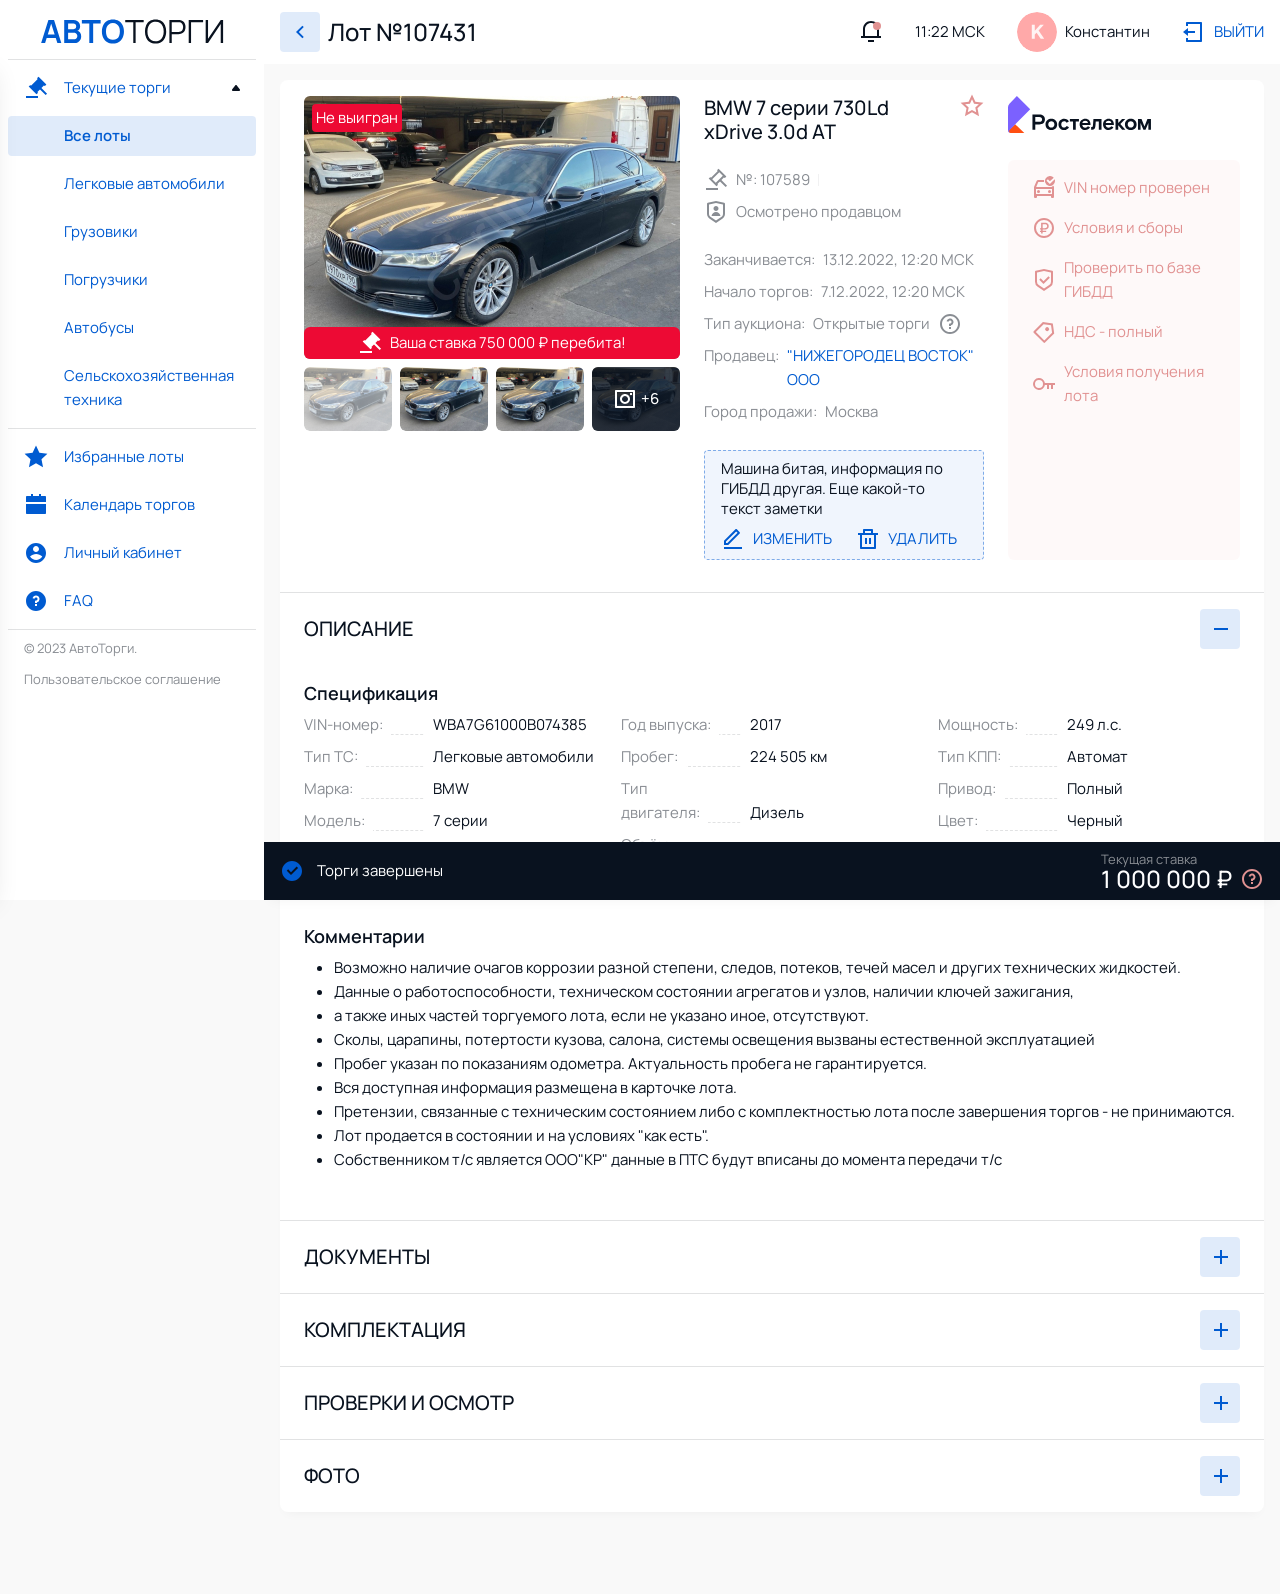
<file: detail-not-won.html>
<!DOCTYPE html>
<html lang="ru">

<head>
	<title>Detail Not Won Page</title>
	<meta charset="utf-8">
	<meta http-equiv="X-UA-Compatible" content="IE=edge">
	<meta name="format-detection" content="telephone=no" />
	<meta name="viewport" content="width=device-width, initial-scale=1, user-scalable=no">
	<link rel="stylesheet" href="css/detail.css">
	<script src="js/static/frontend-works.js"></script>
</head>

<body>
	<div class="wrapper">
		<div class="sidebar">
			<div class="sidebar__content">
				<div class="sidebar__logo">
					<div class="sidebar__logo-small">
						<a href="#">
							<img src="images/logo/logo-small.svg" alt="logo">
						</a>
					</div>
					<div class="sidebar__logo-big">
						<a href="#">
							<img src="images/logo/logo.svg" alt="logo">
						</a>
					</div>
				</div>
				<div class="sidebar__lots active">
					<div class="sidebar__lots-title js-sidebar__lots-title">
						<span>Текущие торги</span>
					</div>
					<nav class="sidebar__lots-nav js-sidebar__lots-nav">
						<ul class="sidebar__lots-list">
							<li class="sidebar__lots-item">
								<a href="#" class="sidebar__lots-link active">Все лоты</a>
							</li>
							<li class="sidebar__lots-item">
								<a href="#" class="sidebar__lots-link">Легковые автомобили</a>
							</li>
							<li class="sidebar__lots-item">
								<a href="#" class="sidebar__lots-link">Грузовики</a>
							</li>
							<li class="sidebar__lots-item">
								<a href="#" class="sidebar__lots-link">Погрузчики</a>
							</li>
							<li class="sidebar__lots-item">
								<a href="#" class="sidebar__lots-link">Автобусы</a>
							</li>
							<li class="sidebar__lots-item">
								<a href="#" class="sidebar__lots-link">Сельскохозяйственная техника</a>
							</li>
						</ul>
					</nav>
				</div>
				<div class="sidebar__menu">
					<ul class="sidebar__menu-list">
						<li class="sidebar__menu-item">
							<a href="#" class="sidebar__menu-link">
								<i class="icon-star sidebar__menu-icon"></i>
								<span>Избранные лоты</span>
							</a>
						</li>
						<li class="sidebar__menu-item">
							<a href="#" class="sidebar__menu-link">
								<i class="icon-calendar sidebar__menu-icon"></i>
								<span>Календарь торгов</span>
							</a>
						</li>
						<li class="sidebar__menu-item">
							<a href="#" class="sidebar__menu-link">
								<i class="icon-account sidebar__menu-icon"></i>
								<span>Личный кабинет</span>
							</a>
						</li>
						<li class="sidebar__menu-item">
							<a href="#" class="sidebar__menu-link">
								<i class="icon-question sidebar__menu-icon"></i>
								<span>FAQ</span>
							</a>
						</li>
					</ul>
				</div>
				<div class="sidebar__footer">
					<div class="sidebar__copyright">© 2023 АвтоТорги.</div>
					<div class="sidebar__privacy">
						<a href="#">Пользовательское соглашение</a>
					</div>
				</div>
			</div>
		</div>
		<div class="main">
			<header class="header js-header">
				<a href="#" class="header__back-link"></a>
				<div class="header__logo">
					<a href="#">
						<img src="images/logo/logo-small.svg" alt="logo">
					</a>
				</div>
				<div class="header__title">
					<span>Лот №107431</span>
				</div>
				<div class="header__right">
					<div class="header__notification"></div>
					<div class="header__time">11:22 МСК</div>
					<div class="header__account">
						<div class="account-person">
							<div class="account-person__pic">
								<img src="images/account-person/pic.svg" alt="avatar">
							</div>
							<!--<div class="account-person__without-pic">K</div>-->
							<div class="account-person__name">Константин</div>
							<a href="#" class="account-person__full-link"></a>
						</div>
					</div>
					<div class="header__logout-btn">
						<a href="#" class="logout-btn">Выйти</a>
					</div>
				</div>
				<div class="header__hamburger">
					<div class="hamburger js-hamburger"></div>
				</div>
			</header>
			<div class="mobile-menu js-mobile-menu">
				<div class="mobile-menu__account">
					<div class="mobile-menu__person">
						<div class="account-person">
							<div class="account-person__pic">
								<img src="images/account-person/pic.svg" alt="avatar">
							</div>
							<!--<div class="account-person__without-pic">K</div>-->
							<div class="account-person__name">Константин</div>
							<a href="#" class="account-person__full-link"></a>
						</div>
					</div>
					<div class="mobile-menu__logout-btn">
						<a href="#" class="logout-btn">Выйти</a>
					</div>
				</div>
				<div class="mobile-menu__lots">
					<div class="mobile-menu__lots-title js-mobile-menu__lots-title">
						<span>Текущие торги</span>
					</div>
					<nav class="mobile-menu__lots-nav js-mobile-menu__lots-nav">
						<ul class="mobile-menu__lots-list">
							<li class="mobile-menu__lots-item">
								<a href="#" class="mobile-menu__lots-link active">Все лоты</a>
							</li>
							<li class="mobile-menu__lots-item">
								<a href="#" class="mobile-menu__lots-link">Легковые автомобили</a>
							</li>
							<li class="mobile-menu__lots-item">
								<a href="#" class="mobile-menu__lots-link">Грузовики</a>
							</li>
							<li class="mobile-menu__lots-item">
								<a href="#" class="mobile-menu__lots-link">Погрузчики</a>
							</li>
							<li class="mobile-menu__lots-item">
								<a href="#" class="mobile-menu__lots-link">Автобусы</a>
							</li>
							<li class="mobile-menu__lots-item">
								<a href="#" class="mobile-menu__lots-link">Сельскохозяйственная техника</a>
							</li>
						</ul>
					</nav>
				</div>
				<div class="mobile-menu__menu">
					<ul class="mobile-menu__menu-list">
						<li class="mobile-menu__menu-item">
							<a href="#" class="mobile-menu__menu-link">
								<i class="icon-star mobile-menu__menu-icon"></i>
								<span>Избранные лоты</span>
							</a>
						</li>
						<li class="mobile-menu__menu-item">
							<a href="#" class="mobile-menu__menu-link">
								<i class="icon-calendar mobile-menu__menu-icon"></i>
								<span>Календарь торгов</span>
							</a>
						</li>
						<li class="mobile-menu__menu-item">
							<a href="#" class="mobile-menu__menu-link">
								<i class="icon-account mobile-menu__menu-icon"></i>
								<span>Личный кабинет</span>
							</a>
						</li>
						<li class="mobile-menu__menu-item">
							<a href="#" class="mobile-menu__menu-link">
								<i class="icon-question mobile-menu__menu-icon"></i>
								<span>FAQ</span>
							</a>
						</li>
					</ul>
				</div>
				<div class="mobile-menu__footer">
					<div class="mobile-menu__copyright">© 2023 АвтоТорги.</div>
					<div class="mobile-menu__privacy">
						<a href="#">Пользовательское соглашение</a>
					</div>
				</div>
			</div>
			<div class="main-content main-content_pb-none">
				<div class="lot-detail">
					<div class="lot-detail__inner">
						<div class="lot-detail-product">
							<div class="lot-detail-product__slider">
								<div class="lot-detail-slider">
									<div class="lot-detail-slider__main">
										<div class="swiper js-lot-detail-slider__swiper">
											<div class="swiper-wrapper">
												<div class="swiper-slide">
													<div class="lot-detail-slider__pic">
														<a class="js-lot-detail-slider__fancybox-el" data-fancybox="gallery" data-src="images/lot-detail/pic.jpg">
															<picture>
																<img class="lazyload" data-src="images/lot-detail/pic.jpg" alt="pic">
															</picture>
														</a>
													</div>
												</div>
												<div class="swiper-slide">
													<div class="lot-detail-slider__pic">
														<a class="js-lot-detail-slider__fancybox-el" data-fancybox="gallery" data-src="images/lot-detail/pic.jpg">
															<picture>
																<img class="lazyload" data-src="images/lot-detail/pic.jpg" alt="pic">
															</picture>
														</a>
													</div>
												</div>
												<div class="swiper-slide">
													<div class="lot-detail-slider__pic">
														<a class="js-lot-detail-slider__fancybox-el" data-fancybox="gallery" data-src="images/lot-detail/pic.jpg">
															<picture>
																<img class="lazyload" data-src="images/lot-detail/pic.jpg" alt="pic">
															</picture>
														</a>
													</div>
												</div>
												<div class="swiper-slide">
													<div class="lot-detail-slider__pic">
														<a class="js-lot-detail-slider__fancybox-el" data-fancybox="gallery" data-src="images/lot-detail/pic.jpg">
															<picture>
																<img class="lazyload" data-src="images/lot-detail/pic.jpg" alt="pic">
															</picture>
														</a>
													</div>
												</div>
												<div class="swiper-slide">
													<div class="lot-detail-slider__pic">
														<a class="js-lot-detail-slider__fancybox-el" data-fancybox="gallery" data-src="images/lot-detail/pic.jpg">
															<picture>
																<img class="lazyload" data-src="images/lot-detail/pic.jpg" alt="pic">
															</picture>
														</a>
													</div>
												</div>
												<div class="swiper-slide">
													<div class="lot-detail-slider__pic">
														<a class="js-lot-detail-slider__fancybox-el" data-fancybox="gallery" data-src="images/lot-detail/pic.jpg">
															<picture>
																<img class="lazyload" data-src="images/lot-detail/pic.jpg" alt="pic">
															</picture>
														</a>
													</div>
												</div>
												<div class="swiper-slide">
													<div class="lot-detail-slider__pic">
														<a class="js-lot-detail-slider__fancybox-el" data-fancybox="gallery" data-src="images/lot-detail/pic.jpg">
															<picture>
																<img class="lazyload" data-src="images/lot-detail/pic.jpg" alt="pic">
															</picture>
														</a>
													</div>
												</div>
												<div class="swiper-slide">
													<div class="lot-detail-slider__pic">
														<a class="js-lot-detail-slider__fancybox-el" data-fancybox="gallery" data-src="images/lot-detail/pic.jpg">
															<picture>
																<img class="lazyload" data-src="images/lot-detail/pic.jpg" alt="pic">
															</picture>
														</a>
													</div>
												</div>
												<div class="swiper-slide">
													<div class="lot-detail-slider__pic">
														<a class="js-lot-detail-slider__fancybox-el" data-fancybox="gallery" data-src="images/lot-detail/pic.jpg">
															<picture>
																<img class="lazyload" data-src="images/lot-detail/pic.jpg" alt="pic">
															</picture>
														</a>
													</div>
												</div>
												<div class="swiper-slide">
													<div class="lot-detail-slider__pic">
														<a class="js-lot-detail-slider__fancybox-el" data-fancybox="gallery" data-src="images/lot-detail/pic.jpg">
															<picture>
																<img class="lazyload" data-src="images/lot-detail/pic.jpg" alt="pic">
															</picture>
														</a>
													</div>
												</div>
											</div>
											<div class="swiper-pagination"></div>
										</div>
										<div class="lot-detail-slider__label">
											<div class="label-not-won">Не выигран</div>
										</div>
										<div class="lot-detail-slider__big-label">
											<div class="big-label-not-won">Ваша ставка 750 000 ₽ перебита!</div>
										</div>
										<div class="lot-detail-slider__slide-count lot-detail-slider__slide-count_bottom-bigger">
											<span class="js-lot-detail-slider__slide-dynamic-count">1</span>/<span>10</span>
										</div>
									</div>
									<div class="lot-detail-slider__thumbs">
										<div class="
                                    lot-detail-slider__thumb
                                    
                                        js-lot-detail-slider__thumb_change-slide
                                    
                                    active
                                ">
											<picture>
												<img class="lazyload" data-src="images/lot-detail/thumb.jpg" alt="slider thumb">
											</picture>
										</div>
										<div class="
                                    lot-detail-slider__thumb
                                    
                                        js-lot-detail-slider__thumb_change-slide
                                    
                                    
                                ">
											<picture>
												<img class="lazyload" data-src="images/lot-detail/thumb.jpg" alt="slider thumb">
											</picture>
										</div>
										<div class="
                                    lot-detail-slider__thumb
                                    
                                        js-lot-detail-slider__thumb_change-slide
                                    
                                    
                                ">
											<picture>
												<img class="lazyload" data-src="images/lot-detail/thumb.jpg" alt="slider thumb">
											</picture>
										</div>
										<div class="
                                    lot-detail-slider__thumb
                                    
                                        js-lot-detail-slider__thumb_open-fancybox
                                    
                                    
                                ">
											<picture>
												<img class="lazyload" data-src="images/lot-detail/thumb.jpg" alt="slider thumb">
											</picture>
											<div class="lot-detail-slider__thumb-total-count">
												<span>+6</span>
											</div>
										</div>
									</div>
								</div>
							</div>
							<div class="lot-detail-product__desc">
								<div class="lot-detail-product__name">
									<span>BMW 7 серии 730Ld xDrive 3.0d AT</span>
									<div class="lot-detail-product__favorite">
										<div class="favorite "></div>
									</div>
								</div>
								<div class="lot-detail-product__lot-info">
									<div class="lot-detail-product__lot-id">
										<span class="lot-detail-product__lot-id-icon">
											<i class="icon-bids"></i>
										</span>
										<span>№: 107589</span>
									</div>
									<div class="lot-detail-product__lot-info-vert-line"></div>
									<div class="lot-detail-product__checked">Осмотрено продавцом</div>
								</div>
								<div class="lot-detail-product__properties">
									<div class="lot-detail-product__property">
										<div class="lot-detail-product__property-key">Заканчивается:</div>
										<div class="lot-detail-product__property-value">13.12.2022, 12:20 МСК</div>
									</div>
									<div class="lot-detail-product__property">
										<div class="lot-detail-product__property-key">Начало торгов:</div>
										<div class="lot-detail-product__property-value">7.12.2022, 12:20 МСК</div>
									</div>
									<div class="lot-detail-product__property">
										<div class="lot-detail-product__property-key">Тип аукциона:</div>
										<div class="lot-detail-product__property-value">
											<span>Открытые торги</span>
											<span class="lot-detail-product__property-value-icon">
												<i class="icon-question-gray"></i>
											</span>
										</div>
									</div>
									<div class="lot-detail-product__property">
										<div class="lot-detail-product__property-key">Продавец:</div>
										<div class="lot-detail-product__property-value colored">"НИЖЕГОРОДЕЦ ВОСТОК" ООО</div>
									</div>
									<div class="lot-detail-product__property">
										<div class="lot-detail-product__property-key">Город продажи:</div>
										<div class="lot-detail-product__property-value">Москва</div>
									</div>
								</div>
								<div class="lot-detail-product__note hide-mobile">
									<div class="lot-detail-product__note-desc">Машина битая, информация по ГИБДД другая. Еще какой-то текст заметки</div>
									<div class="lot-detail-product__note-btns">
										<div class="lot-detail-product__note-edit-btn">Изменить</div>
										<div class="lot-detail-product__note-delete-btn">Удалить</div>
									</div>
								</div>
							</div>
							<div class="lot-detail-product__right">
								<div class="lot-detail-product__company-logo">
									<img class="lazyload" data-src="images/lot-detail/company-logo.svg" alt="logo">
								</div>
								<div class="lot-detail-product__doc-infos">
									<div class="lot-detail-product__doc-info">
										<div class="lot-detail-product__doc-info-icon">
											<img class="lazyload" data-src="images/lot-detail/icons/car-check.svg" alt="icon">
										</div>
										<div class="lot-detail-product__doc-info-val">VIN номер проверен</div>
									</div>
									<div class="lot-detail-product__doc-info">
										<div class="lot-detail-product__doc-info-icon">
											<img class="lazyload" data-src="images/lot-detail/icons/money-circle.svg" alt="icon">
										</div>
										<div class="lot-detail-product__doc-info-val">Условия и сборы</div>
									</div>
									<div class="lot-detail-product__doc-info">
										<div class="lot-detail-product__doc-info-icon">
											<img class="lazyload" data-src="images/lot-detail/icons/gibdd-check.svg" alt="icon">
										</div>
										<div class="lot-detail-product__doc-info-val">Проверить по базе ГИБДД</div>
									</div>
									<div class="lot-detail-product__doc-info">
										<div class="lot-detail-product__doc-info-icon">
											<img class="lazyload" data-src="images/lot-detail/icons/price-nds.svg" alt="icon">
										</div>
										<div class="lot-detail-product__doc-info-val">НДС - полный</div>
									</div>
									<div class="lot-detail-product__doc-info">
										<div class="lot-detail-product__doc-info-icon">
											<img class="lazyload" data-src="images/lot-detail/icons/key.svg" alt="icon">
										</div>
										<div class="lot-detail-product__doc-info-val">Условия получения лота</div>
									</div>
								</div>
							</div>
							<div class="lot-detail-product__note hide-min-mobile">
								<div class="lot-detail-product__note-desc">Машина битая, информация по ГИБДД другая. Еще какой-то текст заметки</div>
								<div class="lot-detail-product__note-btns">
									<div class="lot-detail-product__note-edit-btn">Изменить</div>
									<div class="lot-detail-product__note-delete-btn">Удалить</div>
								</div>
							</div>
						</div>
						<div class="lot-detail-accordions">
							<div class="accordion active">
								<div class="accordion__title js-accordion__title"> Описание <i class="accordion__arrow"></i>
								</div>
								<div class="accordion__content">
									<div class="accordion__content-inner">
										<div class="lot-detail-content">
											<div class="lot-detail-content__block">
												<div class="lot-detail-content__small-title">Спецификация</div>
												<div class="lot-detail-content__columns">
													<div class="lot-detail-content__characteristic">
														<div class="lot-detail-content__characteristic-prop">
															<span>VIN-номер:</span>
														</div>
														<div class="lot-detail-content__characteristic-val">WBA7G61000B074385</div>
													</div>
													<div class="lot-detail-content__characteristic">
														<div class="lot-detail-content__characteristic-prop">
															<span>Тип ТС:</span>
														</div>
														<div class="lot-detail-content__characteristic-val">Легковые автомобили</div>
													</div>
													<div class="lot-detail-content__characteristic">
														<div class="lot-detail-content__characteristic-prop">
															<span>Марка:</span>
														</div>
														<div class="lot-detail-content__characteristic-val">BMW</div>
													</div>
													<div class="lot-detail-content__characteristic">
														<div class="lot-detail-content__characteristic-prop">
															<span>Модель:</span>
														</div>
														<div class="lot-detail-content__characteristic-val">7 серии</div>
													</div>
													<div class="lot-detail-content__characteristic">
														<div class="lot-detail-content__characteristic-prop">
															<span>Модификация:</span>
														</div>
														<div class="lot-detail-content__characteristic-val">730Ld xDrive 3.0d AT</div>
													</div>
													<div class="lot-detail-content__characteristic">
														<div class="lot-detail-content__characteristic-prop">
															<span>Поколение:</span>
														</div>
														<div class="lot-detail-content__characteristic-val">VI (G11/G12)</div>
													</div>
													<div class="lot-detail-content__characteristic">
														<div class="lot-detail-content__characteristic-prop">
															<span>Год выпуска:</span>
														</div>
														<div class="lot-detail-content__characteristic-val">2017</div>
													</div>
													<div class="lot-detail-content__characteristic">
														<div class="lot-detail-content__characteristic-prop">
															<span>Пробег:</span>
														</div>
														<div class="lot-detail-content__characteristic-val">224 505 км</div>
													</div>
													<div class="lot-detail-content__characteristic">
														<div class="lot-detail-content__characteristic-prop">
															<span>Тип двигателя:</span>
														</div>
														<div class="lot-detail-content__characteristic-val">Дизель</div>
													</div>
													<div class="lot-detail-content__characteristic">
														<div class="lot-detail-content__characteristic-prop">
															<span>Объём двигателя:</span>
														</div>
														<div class="lot-detail-content__characteristic-val">2993 см3</div>
													</div>
													<div class="lot-detail-content__characteristic">
														<div class="lot-detail-content__characteristic-prop">
															<span>Мощность:</span>
														</div>
														<div class="lot-detail-content__characteristic-val">249 л.с.</div>
													</div>
													<div class="lot-detail-content__characteristic">
														<div class="lot-detail-content__characteristic-prop">
															<span>Тип КПП:</span>
														</div>
														<div class="lot-detail-content__characteristic-val">Автомат</div>
													</div>
													<div class="lot-detail-content__characteristic">
														<div class="lot-detail-content__characteristic-prop">
															<span>Привод:</span>
														</div>
														<div class="lot-detail-content__characteristic-val">Полный</div>
													</div>
													<div class="lot-detail-content__characteristic">
														<div class="lot-detail-content__characteristic-prop">
															<span>Цвет:</span>
														</div>
														<div class="lot-detail-content__characteristic-val">Черный</div>
													</div>
													<div class="lot-detail-content__characteristic">
														<div class="lot-detail-content__characteristic-prop">
															<span>Рег. знак:</span>
														</div>
														<div class="lot-detail-content__characteristic-val">Х970ХР 790</div>
													</div>
													<div class="lot-detail-content__characteristic">
														<div class="lot-detail-content__characteristic-prop">
															<span>Тип кузова:</span>
														</div>
														<div class="lot-detail-content__characteristic-val">Седан</div>
													</div>
												</div>
											</div>
											<div class="lot-detail-content__block">
												<div class="lot-detail-content__small-title">Комментарии</div>
												<div class="lot-detail-content__desc">
													<ul>
														<li>Возможно наличие очагов коррозии разной степени, следов, потеков, течей масел и других технических жидкостей.</li>
														<li>Данные о работоспособности, техническом состоянии агрегатов и узлов, наличии ключей зажигания,</li>
														<li>а также иных частей торгуемого лота, если не указано иное, отсутствуют.</li>
														<li>Сколы, царапины, потертости кузова, салона, системы освещения вызваны естественной эксплуатацией</li>
														<li>Пробег указан по показаниям одометра. Актуальность пробега не гарантируется.</li>
														<li>Вся доступная информация размещена в карточке лота.</li>
														<li>Претензии, связанные с техническим состоянием либо с комплектностью лота после завершения торгов - не принимаются.</li>
														<li>Лот продается в состоянии и на условиях "как есть".</li>
														<li>Собственником т/с является ООО"КР" данные в ПТС будут вписаны до момента передачи т/с</li>
													</ul>
												</div>
											</div>
										</div>
									</div>
								</div>
							</div>
							<div class="accordion ">
								<div class="accordion__title js-accordion__title"> Документы <i class="accordion__arrow"></i>
								</div>
								<div class="accordion__content">
									<div class="accordion__content-inner">
										<div class="lot-detail-content">
											<div class="lot-detail-content__block">
												<div class="lot-detail-content__documents">
													<div class="lot-detail-content__documents-item">
														<div class="document-item">
															<div class="document-item__icon">
																<img class="lazyload" data-src="images/document-item/pdf.svg" alt="icon">
															</div>
															<div class="document-item__desc">
																<div class="document-item__name">Отчёт о состоянии</div>
																<div class="document-item__size">PDF, 13.57 мб</div>
															</div>
															<a href="#" class="document-item__full-link"></a>
														</div>
													</div>
													<div class="lot-detail-content__documents-item">
														<div class="document-item">
															<div class="document-item__icon">
																<img class="lazyload" data-src="images/document-item/img.svg" alt="icon">
															</div>
															<div class="document-item__desc">
																<div class="document-item__name">ПТС</div>
																<div class="document-item__size">JPG, 0.57 мб</div>
															</div>
															<a href="#" class="document-item__full-link"></a>
														</div>
													</div>
													<div class="lot-detail-content__documents-item">
														<div class="document-item">
															<div class="document-item__icon">
																<img class="lazyload" data-src="images/document-item/pdf.svg" alt="icon">
															</div>
															<div class="document-item__desc">
																<div class="document-item__name">Акт возврата</div>
																<div class="document-item__size">PDF, 13.57 мб</div>
															</div>
															<a href="#" class="document-item__full-link"></a>
														</div>
													</div>
												</div>
											</div>
										</div>
									</div>
								</div>
							</div>
							<div class="accordion ">
								<div class="accordion__title js-accordion__title"> Комплектация <i class="accordion__arrow"></i>
								</div>
								<div class="accordion__content">
									<div class="accordion__content-inner">
										<div class="lot-detail-content">
											<div class="lot-detail-content__block">
												<div class="lot-detail-content__small-title">Салон</div>
												<div class="lot-detail-content__columns">
													<div class="lot-detail-content__property">
														<div class="lot-detail-content__property-key">Материал салона:</div>
														<div class="lot-detail-content__property-value">Кожа</div>
													</div>
													<div class="lot-detail-content__property">
														<div class="lot-detail-content__property-key">Подогрев сидений:</div>
														<div class="lot-detail-content__property-value">Передних сидений, задних сидений</div>
													</div>
													<div class="lot-detail-content__property">
														<div class="lot-detail-content__property-key">Регулировка по высоте:</div>
														<div class="lot-detail-content__property-value">Передних сидений</div>
													</div>
													<div class="lot-detail-content__property">
														<div class="lot-detail-content__property-key">Цвет салона:</div>
														<div class="lot-detail-content__property-value">Темный</div>
													</div>
													<div class="lot-detail-content__property">
														<div class="lot-detail-content__property-key">Электрорегулировка сидений:</div>
														<div class="lot-detail-content__property-value">Задних сидений</div>
													</div>
												</div>
											</div>
											<div class="lot-detail-content__block">
												<div class="lot-detail-content__small-title">Обзор</div>
												<div class="lot-detail-content__columns">
													<div class="lot-detail-content__value">Датчик дождя</div>
													<div class="lot-detail-content__value">Датчик света</div>
													<div class="lot-detail-content__property">
														<div class="lot-detail-content__property-key">Электрообогрев:</div>
														<div class="lot-detail-content__property-value">Боковых зеркал</div>
													</div>
												</div>
											</div>
											<div class="lot-detail-content__block">
												<div class="lot-detail-content__small-title">Защита от угона и безопасность</div>
												<div class="lot-detail-content__columns">
													<div class="lot-detail-content__value">Иммобилайзер</div>
													<div class="lot-detail-content__property">
														<div class="lot-detail-content__property-key">Подушки безопасности:</div>
														<div class="lot-detail-content__property-value">Водителя, Пассажира</div>
													</div>
													<div class="lot-detail-content__value">Центральный замок</div>
													<div class="lot-detail-content__value">Система стабилизации (ESP)</div>
													<div class="lot-detail-content__value">Антиблокировочная система (ABS)</div>
												</div>
											</div>
											<div class="lot-detail-content__block">
												<div class="lot-detail-content__small-title">Мультимедиа</div>
												<div class="lot-detail-content__columns">
													<div class="lot-detail-content__value">Аудиосистема</div>
												</div>
											</div>
											<div class="lot-detail-content__block">
												<div class="lot-detail-content__small-title">Другое</div>
												<div class="lot-detail-content__columns">
													<div class="lot-detail-content__property">
														<div class="lot-detail-content__property-key">Количество ключей:</div>
														<div class="lot-detail-content__property-value">2</div>
													</div>
													<div class="lot-detail-content__property">
														<div class="lot-detail-content__property-key">Запасное колесо:</div>
														<div class="lot-detail-content__property-value">Есть</div>
													</div>
													<div class="lot-detail-content__property">
														<div class="lot-detail-content__property-key">Инструкция:</div>
														<div class="lot-detail-content__property-value">Есть</div>
													</div>
												</div>
											</div>
										</div>
									</div>
								</div>
							</div>
							<div class="accordion accordion_lot-detail-other-padding">
								<div class="accordion__title js-accordion__title"> Проверки и осмотр <i class="accordion__arrow"></i>
								</div>
								<div class="accordion__content">
									<div class="accordion__content-inner">
										<div class="lot-detail-content">
											<div class="lot-detail-content__block">
												<div class="lot-detail-content__report">
													<div class="lot-detail-content__report-content">
														<div class="lot-detail-content__report-prop">Сервисная книжка</div>
														<div class="lot-detail-content__report-value">Отсутствует</div>
													</div>
												</div>
												<div class="lot-detail-content__report">
													<div class="lot-detail-content__report-content">
														<div class="lot-detail-content__report-prop">Запасное колесо</div>
														<div class="lot-detail-content__report-value">Присутствует</div>
													</div>
													<div class="lot-detail-content__report-photos">
														<div class="lot-detail-content__report-photo">
															<a data-fancybox="report-2" data-src="images/lot-detail/reports/pic.jpg" data-caption="Будет большая фотка">
																<img class="lazyload" data-src="images/lot-detail/reports/pic.jpg" alt="photo">
															</a>
														</div>
													</div>
												</div>
												<div class="lot-detail-content__report">
													<div class="lot-detail-content__report-content">
														<div class="lot-detail-content__report-prop">Дверь передняя левая</div>
														<div class="lot-detail-content__report-value">Притертость</div>
													</div>
													<div class="lot-detail-content__report-photos">
														<div class="lot-detail-content__report-photo">
															<a data-fancybox="report-3" data-src="images/lot-detail/reports/pic-2.jpg" data-caption="Будет большая фотка">
																<img class="lazyload" data-src="images/lot-detail/reports/pic-2.jpg" alt="photo">
																<!-- Нижний блок появляется если фоток больше одного-->
																<span class="lot-detail-content__report-photo-count">+2</span>
															</a>
														</div>
														<div class="lot-detail-content__report-photo">
															<a data-fancybox="report-3" data-src="images/lot-detail/reports/pic-3.jpg" data-caption="Будет большая фотка">
																<img class="lazyload" data-src="images/lot-detail/reports/pic-3.jpg" alt="photo">
															</a>
														</div>
													</div>
												</div>
												<div class="lot-detail-content__report">
													<div class="lot-detail-content__report-content">
														<div class="lot-detail-content__report-prop">Дверь передняя левая</div>
														<div class="lot-detail-content__report-value">Притертость</div>
													</div>
													<div class="lot-detail-content__report-photos">
														<div class="lot-detail-content__report-photo">
															<a data-fancybox="report-4" data-src="images/lot-detail/reports/pic-4.jpg" data-caption="Будет большая фотка">
																<img class="lazyload" data-src="images/lot-detail/reports/pic-4.jpg" alt="photo">
																<!-- Нижний блок появляется если фоток больше одного-->
																<span class="lot-detail-content__report-photo-count">+7</span>
															</a>
														</div>
														<div class="lot-detail-content__report-photo">
															<a data-fancybox="report-4" data-src="images/lot-detail/reports/pic-5.jpg" data-caption="Будет большая фотка">
																<img class="lazyload" data-src="images/lot-detail/reports/pic-5.jpg" alt="photo">
															</a>
														</div>
														<div class="lot-detail-content__report-photo">
															<a data-fancybox="report-4" data-src="images/lot-detail/reports/pic.jpg" data-caption="Будет большая фотка">
																<img class="lazyload" data-src="images/lot-detail/reports/pic.jpg" alt="photo">
																<!-- Нижний блок появляется если фоток больше трех -->
																<span class="lot-detail-content__report-photo-count">+5</span>
															</a>
														</div>
														<div class="lot-detail-content__report-photo lot-detail-content__report-photo_hidden">
															<a data-fancybox="report-4" data-src="images/lot-detail/reports/pic-2.jpg" data-caption="Будет большая фотка">
																<img class="lazyload" data-src="images/lot-detail/reports/pic-2.jpg" alt="photo">
															</a>
														</div>
														<div class="lot-detail-content__report-photo lot-detail-content__report-photo_hidden">
															<a data-fancybox="report-4" data-src="images/lot-detail/reports/pic-3.jpg" data-caption="Будет большая фотка">
																<img class="lazyload" data-src="images/lot-detail/reports/pic-3.jpg" alt="photo">
															</a>
														</div>
														<div class="lot-detail-content__report-photo lot-detail-content__report-photo_hidden">
															<a data-fancybox="report-4" data-src="images/lot-detail/reports/pic-4.jpg" data-caption="Будет большая фотка">
																<img class="lazyload" data-src="images/lot-detail/reports/pic-4.jpg" alt="photo">
															</a>
														</div>
														<div class="lot-detail-content__report-photo lot-detail-content__report-photo_hidden">
															<a data-fancybox="report-4" data-src="images/lot-detail/reports/pic-5.jpg" data-caption="Будет большая фотка">
																<img class="lazyload" data-src="images/lot-detail/reports/pic-5.jpg" alt="photo">
															</a>
														</div>
													</div>
												</div>
											</div>
											<div class="lot-detail-content__block">
												<div class="lot-detail-content__small-title">Проверка на незаведённом двигателе</div>
												<div class="lot-detail-content__desc"> По информации продавца: автомобиль находится в полностью исправном техническом состоянии. Корректная работа АКПП, ДВС, световых приборов и электрических узлов автомобиля, ошибок не наблюдается. Недостатки: Сняты (отклеились) хромированные элементы дверных ручек по правой стороны автомобиля. (Элементы находятся при автомобиле) </div>
											</div>
											<div class="lot-detail-content__block">
												<div class="lot-detail-content__small-title">Проверка на незаведённом двигателе</div>
												<div class="lot-detail-content__cols">
													<div class="lot-detail-content__col">
														<div class="lot-detail-content__value">Контрольные лампы</div>
														<div class="lot-detail-content__characteristic lot-detail-content__characteristic_auto">
															<div class="lot-detail-content__characteristic-prop">
																<span>Check Engine:</span>
															</div>
															<div class="lot-detail-content__characteristic-val not-ok">НЕ ОК</div>
														</div>
														<div class="lot-detail-content__characteristic lot-detail-content__characteristic_auto">
															<div class="lot-detail-content__characteristic-prop">
																<span>Airbag:</span>
															</div>
															<div class="lot-detail-content__characteristic-val ok">ОК</div>
														</div>
														<div class="lot-detail-content__characteristic lot-detail-content__characteristic_auto">
															<div class="lot-detail-content__characteristic-prop">
																<span>Уровень масла:</span>
															</div>
															<div class="lot-detail-content__characteristic-val ok">ОК</div>
														</div>
													</div>
													<div class="lot-detail-content__col">
														<div class="lot-detail-content__value">Механика</div>
														<div class="lot-detail-content__characteristic lot-detail-content__characteristic_auto">
															<div class="lot-detail-content__characteristic-prop">
																<span>ГУР:</span>
															</div>
															<div class="lot-detail-content__characteristic-val ok">ОК</div>
														</div>
														<div class="lot-detail-content__characteristic lot-detail-content__characteristic_auto">
															<div class="lot-detail-content__characteristic-prop">
																<span>Работа двигателя:</span>
															</div>
															<div class="lot-detail-content__characteristic-val ok">ОК</div>
														</div>
														<div class="lot-detail-content__characteristic lot-detail-content__characteristic_auto">
															<div class="lot-detail-content__characteristic-prop">
																<span>Рулевое управление:</span>
															</div>
															<div class="lot-detail-content__characteristic-val ok">ОК</div>
														</div>
													</div>
													<div class="lot-detail-content__col">
														<div class="lot-detail-content__value">Электрика</div>
														<div class="lot-detail-content__characteristic lot-detail-content__characteristic_auto">
															<div class="lot-detail-content__characteristic-prop">
																<span>Аккумулятор:</span>
															</div>
															<div class="lot-detail-content__characteristic-val ok">ОК</div>
														</div>
														<div class="lot-detail-content__characteristic lot-detail-content__characteristic_auto">
															<div class="lot-detail-content__characteristic-prop">
																<span>Обогрев сидений:</span>
															</div>
															<div class="lot-detail-content__characteristic-val ok">ОК</div>
														</div>
														<div class="lot-detail-content__characteristic lot-detail-content__characteristic_auto">
															<div class="lot-detail-content__characteristic-prop">
																<span>Светотехника:</span>
															</div>
															<div class="lot-detail-content__characteristic-val ok">ОК</div>
														</div>
													</div>
												</div>
											</div>
										</div>
									</div>
								</div>
							</div>
							<div class="accordion ">
								<div class="accordion__title js-accordion__title"> Фото <i class="accordion__arrow"></i>
								</div>
								<div class="accordion__content">
									<div class="accordion__content-inner">
										<div class="lot-detail-content">
											<div class="lot-detail-content__block">
												<div class="lot-detail-content__photos">
													<div class="lot-detail-content__photos-item">
														<div class="lot-detail-content__photo">
															<a data-fancybox="photos" data-src="images/lot-detail/car-photos/pic.jpg">
																<picture>
																	<img class="lazyload" data-src="images/lot-detail/car-photos/pic.jpg" alt="photo">
																</picture>
															</a>
														</div>
													</div>
													<div class="lot-detail-content__photos-item">
														<div class="lot-detail-content__photo">
															<a data-fancybox="photos" data-src="images/lot-detail/car-photos/pic-2.jpg">
																<picture>
																	<img class="lazyload" data-src="images/lot-detail/car-photos/pic-2.jpg" alt="photo">
																</picture>
															</a>
														</div>
													</div>
													<div class="lot-detail-content__photos-item">
														<div class="lot-detail-content__photo">
															<a data-fancybox="photos" data-src="images/lot-detail/car-photos/pic-3.jpg">
																<picture>
																	<img class="lazyload" data-src="images/lot-detail/car-photos/pic-3.jpg" alt="photo">
																</picture>
															</a>
														</div>
													</div>
													<div class="lot-detail-content__photos-item">
														<div class="lot-detail-content__photo">
															<a data-fancybox="photos" data-src="images/lot-detail/car-photos/pic-4.jpg">
																<picture>
																	<img class="lazyload" data-src="images/lot-detail/car-photos/pic-4.jpg" alt="photo">
																</picture>
															</a>
														</div>
													</div>
													<div class="lot-detail-content__photos-item">
														<div class="lot-detail-content__photo">
															<a data-fancybox="photos" data-src="images/lot-detail/car-photos/pic-5.jpg">
																<picture>
																	<img class="lazyload" data-src="images/lot-detail/car-photos/pic-5.jpg" alt="photo">
																</picture>
															</a>
														</div>
													</div>
													<div class="lot-detail-content__photos-item">
														<div class="lot-detail-content__photo">
															<a data-fancybox="photos" data-src="images/lot-detail/car-photos/pic-6.jpg">
																<picture>
																	<img class="lazyload" data-src="images/lot-detail/car-photos/pic-6.jpg" alt="photo">
																</picture>
															</a>
														</div>
													</div>
													<div class="lot-detail-content__photos-item">
														<div class="lot-detail-content__photo">
															<a data-fancybox="photos" data-src="images/lot-detail/car-photos/pic-7.jpg">
																<picture>
																	<img class="lazyload" data-src="images/lot-detail/car-photos/pic-7.jpg" alt="photo">
																</picture>
															</a>
														</div>
													</div>
													<div class="lot-detail-content__photos-item">
														<div class="lot-detail-content__photo">
															<a data-fancybox="photos" data-src="images/lot-detail/car-photos/pic-8.jpg">
																<picture>
																	<img class="lazyload" data-src="images/lot-detail/car-photos/pic-8.jpg" alt="photo">
																</picture>
															</a>
														</div>
													</div>
													<div class="lot-detail-content__photos-item">
														<div class="lot-detail-content__photo">
															<a data-fancybox="photos" data-src="images/lot-detail/car-photos/pic-9.jpg">
																<picture>
																	<img class="lazyload" data-src="images/lot-detail/car-photos/pic-9.jpg" alt="photo">
																</picture>
															</a>
														</div>
													</div>
												</div>
											</div>
										</div>
									</div>
								</div>
							</div>
						</div>
					</div>
					<div class="lot-detail-bet lot-detail-bet_completed">
						<div class="lot-detail-bet__completed">Торги завершены</div>
						<div class="lot-detail-bet__current-rate">
							<div class="lot-detail-bet__current-rate-prop">Текущая ставка</div>
							<div class="lot-detail-bet__current-rate-val">
								<span>1 000 000 ₽</span>
								<span class="lot-detail-bet__current-rate-val-icon">
									<i class="icon-question-pink"></i>
								</span>
							</div>
						</div>
					</div>
				</div>
			</div>
		</div>
	</div>
	<!-- /.wrapper -->
	<script src="js/detail.bundle.js"></script>
</body>

</html>
</file>
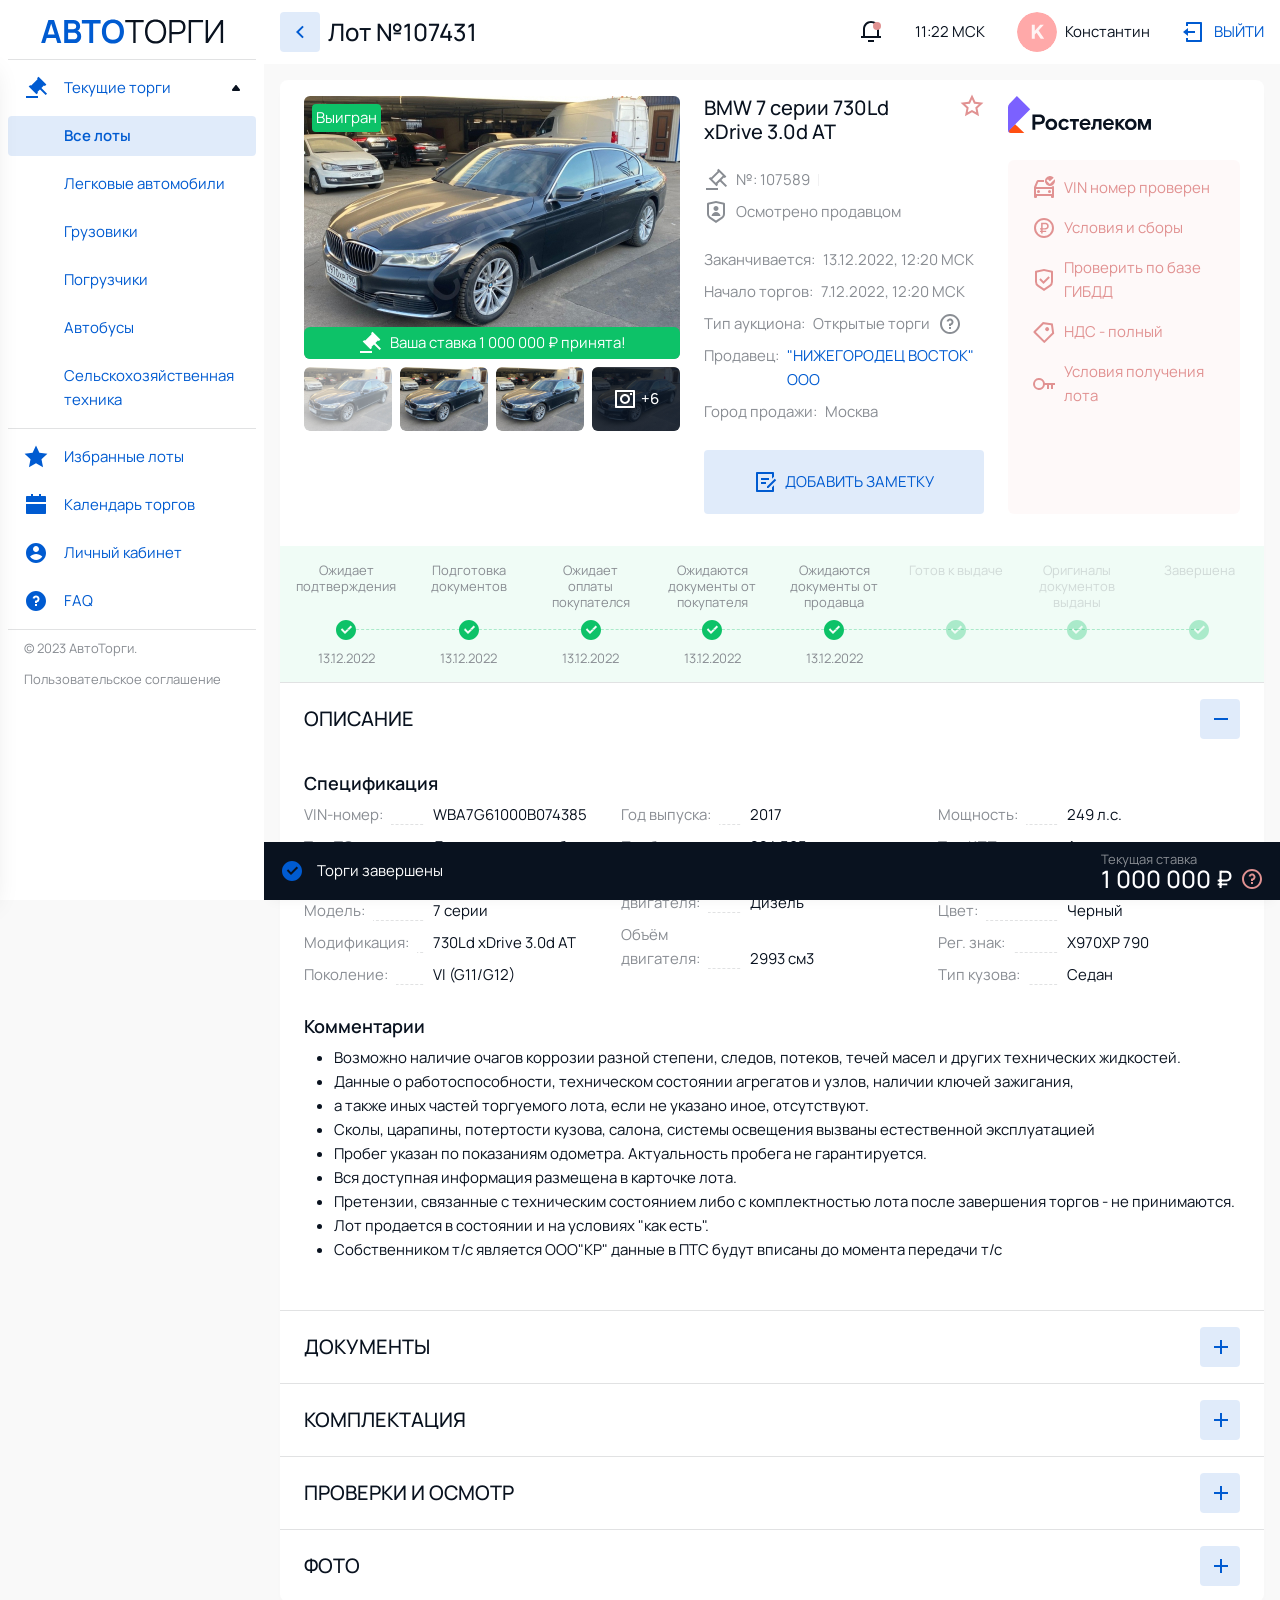
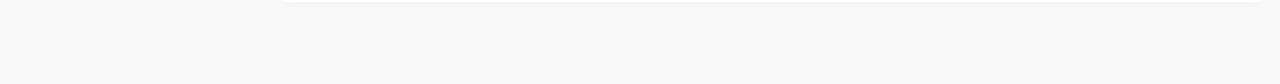
<file: detail-won.html>
<!DOCTYPE html>
<html lang="ru">

<head>
	<title>Detail Won Page</title>
	<meta charset="utf-8">
	<meta http-equiv="X-UA-Compatible" content="IE=edge">
	<meta name="format-detection" content="telephone=no" />
	<meta name="viewport" content="width=device-width, initial-scale=1, user-scalable=no">
	<link rel="stylesheet" href="css/detail.css">
	<script src="js/static/frontend-works.js"></script>
</head>

<body>
	<div class="wrapper">
		<div class="sidebar">
			<div class="sidebar__content">
				<div class="sidebar__logo">
					<div class="sidebar__logo-small">
						<a href="#">
							<img src="images/logo/logo-small.svg" alt="logo">
						</a>
					</div>
					<div class="sidebar__logo-big">
						<a href="#">
							<img src="images/logo/logo.svg" alt="logo">
						</a>
					</div>
				</div>
				<div class="sidebar__lots active">
					<div class="sidebar__lots-title js-sidebar__lots-title">
						<span>Текущие торги</span>
					</div>
					<nav class="sidebar__lots-nav js-sidebar__lots-nav">
						<ul class="sidebar__lots-list">
							<li class="sidebar__lots-item">
								<a href="#" class="sidebar__lots-link active">Все лоты</a>
							</li>
							<li class="sidebar__lots-item">
								<a href="#" class="sidebar__lots-link">Легковые автомобили</a>
							</li>
							<li class="sidebar__lots-item">
								<a href="#" class="sidebar__lots-link">Грузовики</a>
							</li>
							<li class="sidebar__lots-item">
								<a href="#" class="sidebar__lots-link">Погрузчики</a>
							</li>
							<li class="sidebar__lots-item">
								<a href="#" class="sidebar__lots-link">Автобусы</a>
							</li>
							<li class="sidebar__lots-item">
								<a href="#" class="sidebar__lots-link">Сельскохозяйственная техника</a>
							</li>
						</ul>
					</nav>
				</div>
				<div class="sidebar__menu">
					<ul class="sidebar__menu-list">
						<li class="sidebar__menu-item">
							<a href="#" class="sidebar__menu-link">
								<i class="icon-star sidebar__menu-icon"></i>
								<span>Избранные лоты</span>
							</a>
						</li>
						<li class="sidebar__menu-item">
							<a href="#" class="sidebar__menu-link">
								<i class="icon-calendar sidebar__menu-icon"></i>
								<span>Календарь торгов</span>
							</a>
						</li>
						<li class="sidebar__menu-item">
							<a href="#" class="sidebar__menu-link">
								<i class="icon-account sidebar__menu-icon"></i>
								<span>Личный кабинет</span>
							</a>
						</li>
						<li class="sidebar__menu-item">
							<a href="#" class="sidebar__menu-link">
								<i class="icon-question sidebar__menu-icon"></i>
								<span>FAQ</span>
							</a>
						</li>
					</ul>
				</div>
				<div class="sidebar__footer">
					<div class="sidebar__copyright">© 2023 АвтоТорги.</div>
					<div class="sidebar__privacy">
						<a href="#">Пользовательское соглашение</a>
					</div>
				</div>
			</div>
		</div>
		<div class="main">
			<header class="header js-header">
				<a href="#" class="header__back-link"></a>
				<div class="header__logo">
					<a href="#">
						<img src="images/logo/logo-small.svg" alt="logo">
					</a>
				</div>
				<div class="header__title">
					<span>Лот №107431</span>
				</div>
				<div class="header__right">
					<div class="header__notification"></div>
					<div class="header__time">11:22 МСК</div>
					<div class="header__account">
						<div class="account-person">
							<div class="account-person__pic">
								<img src="images/account-person/pic.svg" alt="avatar">
							</div>
							<!--<div class="account-person__without-pic">K</div>-->
							<div class="account-person__name">Константин</div>
							<a href="#" class="account-person__full-link"></a>
						</div>
					</div>
					<div class="header__logout-btn">
						<a href="#" class="logout-btn">Выйти</a>
					</div>
				</div>
				<div class="header__hamburger">
					<div class="hamburger js-hamburger"></div>
				</div>
			</header>
			<div class="mobile-menu js-mobile-menu">
				<div class="mobile-menu__account">
					<div class="mobile-menu__person">
						<div class="account-person">
							<div class="account-person__pic">
								<img src="images/account-person/pic.svg" alt="avatar">
							</div>
							<!--<div class="account-person__without-pic">K</div>-->
							<div class="account-person__name">Константин</div>
							<a href="#" class="account-person__full-link"></a>
						</div>
					</div>
					<div class="mobile-menu__logout-btn">
						<a href="#" class="logout-btn">Выйти</a>
					</div>
				</div>
				<div class="mobile-menu__lots">
					<div class="mobile-menu__lots-title js-mobile-menu__lots-title">
						<span>Текущие торги</span>
					</div>
					<nav class="mobile-menu__lots-nav js-mobile-menu__lots-nav">
						<ul class="mobile-menu__lots-list">
							<li class="mobile-menu__lots-item">
								<a href="#" class="mobile-menu__lots-link active">Все лоты</a>
							</li>
							<li class="mobile-menu__lots-item">
								<a href="#" class="mobile-menu__lots-link">Легковые автомобили</a>
							</li>
							<li class="mobile-menu__lots-item">
								<a href="#" class="mobile-menu__lots-link">Грузовики</a>
							</li>
							<li class="mobile-menu__lots-item">
								<a href="#" class="mobile-menu__lots-link">Погрузчики</a>
							</li>
							<li class="mobile-menu__lots-item">
								<a href="#" class="mobile-menu__lots-link">Автобусы</a>
							</li>
							<li class="mobile-menu__lots-item">
								<a href="#" class="mobile-menu__lots-link">Сельскохозяйственная техника</a>
							</li>
						</ul>
					</nav>
				</div>
				<div class="mobile-menu__menu">
					<ul class="mobile-menu__menu-list">
						<li class="mobile-menu__menu-item">
							<a href="#" class="mobile-menu__menu-link">
								<i class="icon-star mobile-menu__menu-icon"></i>
								<span>Избранные лоты</span>
							</a>
						</li>
						<li class="mobile-menu__menu-item">
							<a href="#" class="mobile-menu__menu-link">
								<i class="icon-calendar mobile-menu__menu-icon"></i>
								<span>Календарь торгов</span>
							</a>
						</li>
						<li class="mobile-menu__menu-item">
							<a href="#" class="mobile-menu__menu-link">
								<i class="icon-account mobile-menu__menu-icon"></i>
								<span>Личный кабинет</span>
							</a>
						</li>
						<li class="mobile-menu__menu-item">
							<a href="#" class="mobile-menu__menu-link">
								<i class="icon-question mobile-menu__menu-icon"></i>
								<span>FAQ</span>
							</a>
						</li>
					</ul>
				</div>
				<div class="mobile-menu__footer">
					<div class="mobile-menu__copyright">© 2023 АвтоТорги.</div>
					<div class="mobile-menu__privacy">
						<a href="#">Пользовательское соглашение</a>
					</div>
				</div>
			</div>
			<div class="main-content main-content_pb-none">
				<div class="lot-detail">
					<div class="lot-detail__inner">
						<div class="lot-detail-product">
							<div class="lot-detail-product__slider">
								<div class="lot-detail-slider">
									<div class="lot-detail-slider__main">
										<div class="swiper js-lot-detail-slider__swiper">
											<div class="swiper-wrapper">
												<div class="swiper-slide">
													<div class="lot-detail-slider__pic">
														<a class="js-lot-detail-slider__fancybox-el" data-fancybox="gallery" data-src="images/lot-detail/pic.jpg">
															<picture>
																<img class="lazyload" data-src="images/lot-detail/pic.jpg" alt="pic">
															</picture>
														</a>
													</div>
												</div>
												<div class="swiper-slide">
													<div class="lot-detail-slider__pic">
														<a class="js-lot-detail-slider__fancybox-el" data-fancybox="gallery" data-src="images/lot-detail/pic.jpg">
															<picture>
																<img class="lazyload" data-src="images/lot-detail/pic.jpg" alt="pic">
															</picture>
														</a>
													</div>
												</div>
												<div class="swiper-slide">
													<div class="lot-detail-slider__pic">
														<a class="js-lot-detail-slider__fancybox-el" data-fancybox="gallery" data-src="images/lot-detail/pic.jpg">
															<picture>
																<img class="lazyload" data-src="images/lot-detail/pic.jpg" alt="pic">
															</picture>
														</a>
													</div>
												</div>
												<div class="swiper-slide">
													<div class="lot-detail-slider__pic">
														<a class="js-lot-detail-slider__fancybox-el" data-fancybox="gallery" data-src="images/lot-detail/pic.jpg">
															<picture>
																<img class="lazyload" data-src="images/lot-detail/pic.jpg" alt="pic">
															</picture>
														</a>
													</div>
												</div>
												<div class="swiper-slide">
													<div class="lot-detail-slider__pic">
														<a class="js-lot-detail-slider__fancybox-el" data-fancybox="gallery" data-src="images/lot-detail/pic.jpg">
															<picture>
																<img class="lazyload" data-src="images/lot-detail/pic.jpg" alt="pic">
															</picture>
														</a>
													</div>
												</div>
												<div class="swiper-slide">
													<div class="lot-detail-slider__pic">
														<a class="js-lot-detail-slider__fancybox-el" data-fancybox="gallery" data-src="images/lot-detail/pic.jpg">
															<picture>
																<img class="lazyload" data-src="images/lot-detail/pic.jpg" alt="pic">
															</picture>
														</a>
													</div>
												</div>
												<div class="swiper-slide">
													<div class="lot-detail-slider__pic">
														<a class="js-lot-detail-slider__fancybox-el" data-fancybox="gallery" data-src="images/lot-detail/pic.jpg">
															<picture>
																<img class="lazyload" data-src="images/lot-detail/pic.jpg" alt="pic">
															</picture>
														</a>
													</div>
												</div>
												<div class="swiper-slide">
													<div class="lot-detail-slider__pic">
														<a class="js-lot-detail-slider__fancybox-el" data-fancybox="gallery" data-src="images/lot-detail/pic.jpg">
															<picture>
																<img class="lazyload" data-src="images/lot-detail/pic.jpg" alt="pic">
															</picture>
														</a>
													</div>
												</div>
												<div class="swiper-slide">
													<div class="lot-detail-slider__pic">
														<a class="js-lot-detail-slider__fancybox-el" data-fancybox="gallery" data-src="images/lot-detail/pic.jpg">
															<picture>
																<img class="lazyload" data-src="images/lot-detail/pic.jpg" alt="pic">
															</picture>
														</a>
													</div>
												</div>
												<div class="swiper-slide">
													<div class="lot-detail-slider__pic">
														<a class="js-lot-detail-slider__fancybox-el" data-fancybox="gallery" data-src="images/lot-detail/pic.jpg">
															<picture>
																<img class="lazyload" data-src="images/lot-detail/pic.jpg" alt="pic">
															</picture>
														</a>
													</div>
												</div>
											</div>
											<div class="swiper-pagination"></div>
										</div>
										<div class="lot-detail-slider__label">
											<div class="label-won">Выигран</div>
										</div>
										<div class="lot-detail-slider__big-label">
											<div class="big-label-won">Ваша ставка 1 000 000 ₽ принята!</div>
										</div>
										<div class="lot-detail-slider__slide-count lot-detail-slider__slide-count_bottom-bigger">
											<span class="js-lot-detail-slider__slide-dynamic-count">1</span>/<span>10</span>
										</div>
									</div>
									<div class="lot-detail-slider__thumbs">
										<div class="
                                    lot-detail-slider__thumb
                                    
                                        js-lot-detail-slider__thumb_change-slide
                                    
                                    active
                                ">
											<picture>
												<img class="lazyload" data-src="images/lot-detail/thumb.jpg" alt="slider thumb">
											</picture>
										</div>
										<div class="
                                    lot-detail-slider__thumb
                                    
                                        js-lot-detail-slider__thumb_change-slide
                                    
                                    
                                ">
											<picture>
												<img class="lazyload" data-src="images/lot-detail/thumb.jpg" alt="slider thumb">
											</picture>
										</div>
										<div class="
                                    lot-detail-slider__thumb
                                    
                                        js-lot-detail-slider__thumb_change-slide
                                    
                                    
                                ">
											<picture>
												<img class="lazyload" data-src="images/lot-detail/thumb.jpg" alt="slider thumb">
											</picture>
										</div>
										<div class="
                                    lot-detail-slider__thumb
                                    
                                        js-lot-detail-slider__thumb_open-fancybox
                                    
                                    
                                ">
											<picture>
												<img class="lazyload" data-src="images/lot-detail/thumb.jpg" alt="slider thumb">
											</picture>
											<div class="lot-detail-slider__thumb-total-count">
												<span>+6</span>
											</div>
										</div>
									</div>
								</div>
							</div>
							<div class="lot-detail-product__desc">
								<div class="lot-detail-product__name">
									<span>BMW 7 серии 730Ld xDrive 3.0d AT</span>
									<div class="lot-detail-product__favorite">
										<div class="favorite "></div>
									</div>
								</div>
								<div class="lot-detail-product__lot-info">
									<div class="lot-detail-product__lot-id">
										<span class="lot-detail-product__lot-id-icon">
											<i class="icon-bids"></i>
										</span>
										<span>№: 107589</span>
									</div>
									<div class="lot-detail-product__lot-info-vert-line"></div>
									<div class="lot-detail-product__checked">Осмотрено продавцом</div>
								</div>
								<div class="lot-detail-product__properties">
									<div class="lot-detail-product__property">
										<div class="lot-detail-product__property-key">Заканчивается:</div>
										<div class="lot-detail-product__property-value">13.12.2022, 12:20 МСК</div>
									</div>
									<div class="lot-detail-product__property">
										<div class="lot-detail-product__property-key">Начало торгов:</div>
										<div class="lot-detail-product__property-value">7.12.2022, 12:20 МСК</div>
									</div>
									<div class="lot-detail-product__property">
										<div class="lot-detail-product__property-key">Тип аукциона:</div>
										<div class="lot-detail-product__property-value">
											<span>Открытые торги</span>
											<span class="lot-detail-product__property-value-icon">
												<i class="icon-question-gray"></i>
											</span>
										</div>
									</div>
									<div class="lot-detail-product__property">
										<div class="lot-detail-product__property-key">Продавец:</div>
										<div class="lot-detail-product__property-value colored">"НИЖЕГОРОДЕЦ ВОСТОК" ООО</div>
									</div>
									<div class="lot-detail-product__property">
										<div class="lot-detail-product__property-key">Город продажи:</div>
										<div class="lot-detail-product__property-value">Москва</div>
									</div>
								</div>
								<button type="button" class="lot-detail-product__add-note hide-mobile">Добавить заметку</button>
							</div>
							<div class="lot-detail-product__right">
								<div class="lot-detail-product__company-logo">
									<img class="lazyload" data-src="images/lot-detail/company-logo.svg" alt="logo">
								</div>
								<div class="lot-detail-product__doc-infos">
									<div class="lot-detail-product__doc-info">
										<div class="lot-detail-product__doc-info-icon">
											<img class="lazyload" data-src="images/lot-detail/icons/car-check.svg" alt="icon">
										</div>
										<div class="lot-detail-product__doc-info-val">VIN номер проверен</div>
									</div>
									<div class="lot-detail-product__doc-info">
										<div class="lot-detail-product__doc-info-icon">
											<img class="lazyload" data-src="images/lot-detail/icons/money-circle.svg" alt="icon">
										</div>
										<div class="lot-detail-product__doc-info-val">Условия и сборы</div>
									</div>
									<div class="lot-detail-product__doc-info">
										<div class="lot-detail-product__doc-info-icon">
											<img class="lazyload" data-src="images/lot-detail/icons/gibdd-check.svg" alt="icon">
										</div>
										<div class="lot-detail-product__doc-info-val">Проверить по базе ГИБДД</div>
									</div>
									<div class="lot-detail-product__doc-info">
										<div class="lot-detail-product__doc-info-icon">
											<img class="lazyload" data-src="images/lot-detail/icons/price-nds.svg" alt="icon">
										</div>
										<div class="lot-detail-product__doc-info-val">НДС - полный</div>
									</div>
									<div class="lot-detail-product__doc-info">
										<div class="lot-detail-product__doc-info-icon">
											<img class="lazyload" data-src="images/lot-detail/icons/key.svg" alt="icon">
										</div>
										<div class="lot-detail-product__doc-info-val">Условия получения лота</div>
									</div>
								</div>
							</div>
							<button type="button" class="lot-detail-product__add-note hide-min-mobile">Добавить заметку</button>
						</div>
						<div class="lot-detail-status">
							<div class="status-indicator">
								<div class="status-indicator__steps">
									<div class="status-indicator__step status-indicator__step_completed">
										<div class="status-indicator__name">Ожидает подтверждения</div>
										<div class="status-indicator__status">
											<i class="icon-success"></i>
										</div>
										<div class="status-indicator__date">13.12.2022</div>
									</div>
									<div class="status-indicator__step status-indicator__step_completed">
										<div class="status-indicator__name">Подготовка документов</div>
										<div class="status-indicator__status">
											<i class="icon-success"></i>
										</div>
										<div class="status-indicator__date">13.12.2022</div>
									</div>
									<div class="status-indicator__step status-indicator__step_completed">
										<div class="status-indicator__name">Ожидает оплаты покупателся</div>
										<div class="status-indicator__status">
											<i class="icon-success"></i>
										</div>
										<div class="status-indicator__date">13.12.2022</div>
									</div>
									<div class="status-indicator__step status-indicator__step_completed">
										<div class="status-indicator__name">Ожидаются документы от покупателя</div>
										<div class="status-indicator__status">
											<i class="icon-success"></i>
										</div>
										<div class="status-indicator__date">13.12.2022</div>
									</div>
									<div class="status-indicator__step status-indicator__step_completed">
										<div class="status-indicator__name">Ожидаются документы от продавца</div>
										<div class="status-indicator__status">
											<i class="icon-success"></i>
										</div>
										<div class="status-indicator__date">13.12.2022</div>
									</div>
									<div class="status-indicator__step ">
										<div class="status-indicator__name">Готов к выдаче</div>
										<div class="status-indicator__status">
											<i class="icon-success"></i>
										</div>
										<div class="status-indicator__date">&nbsp;</div>
									</div>
									<div class="status-indicator__step ">
										<div class="status-indicator__name">Оригиналы документов выданы</div>
										<div class="status-indicator__status">
											<i class="icon-success"></i>
										</div>
										<div class="status-indicator__date">&nbsp;</div>
									</div>
									<div class="status-indicator__step ">
										<div class="status-indicator__name">Завершена</div>
										<div class="status-indicator__status">
											<i class="icon-success"></i>
										</div>
										<div class="status-indicator__date">&nbsp;</div>
									</div>
								</div>
							</div>
						</div>
						<div class="lot-detail-accordions">
							<div class="accordion active">
								<div class="accordion__title js-accordion__title"> Описание <i class="accordion__arrow"></i>
								</div>
								<div class="accordion__content">
									<div class="accordion__content-inner">
										<div class="lot-detail-content">
											<div class="lot-detail-content__block">
												<div class="lot-detail-content__small-title">Спецификация</div>
												<div class="lot-detail-content__columns">
													<div class="lot-detail-content__characteristic">
														<div class="lot-detail-content__characteristic-prop">
															<span>VIN-номер:</span>
														</div>
														<div class="lot-detail-content__characteristic-val">WBA7G61000B074385</div>
													</div>
													<div class="lot-detail-content__characteristic">
														<div class="lot-detail-content__characteristic-prop">
															<span>Тип ТС:</span>
														</div>
														<div class="lot-detail-content__characteristic-val">Легковые автомобили</div>
													</div>
													<div class="lot-detail-content__characteristic">
														<div class="lot-detail-content__characteristic-prop">
															<span>Марка:</span>
														</div>
														<div class="lot-detail-content__characteristic-val">BMW</div>
													</div>
													<div class="lot-detail-content__characteristic">
														<div class="lot-detail-content__characteristic-prop">
															<span>Модель:</span>
														</div>
														<div class="lot-detail-content__characteristic-val">7 серии</div>
													</div>
													<div class="lot-detail-content__characteristic">
														<div class="lot-detail-content__characteristic-prop">
															<span>Модификация:</span>
														</div>
														<div class="lot-detail-content__characteristic-val">730Ld xDrive 3.0d AT</div>
													</div>
													<div class="lot-detail-content__characteristic">
														<div class="lot-detail-content__characteristic-prop">
															<span>Поколение:</span>
														</div>
														<div class="lot-detail-content__characteristic-val">VI (G11/G12)</div>
													</div>
													<div class="lot-detail-content__characteristic">
														<div class="lot-detail-content__characteristic-prop">
															<span>Год выпуска:</span>
														</div>
														<div class="lot-detail-content__characteristic-val">2017</div>
													</div>
													<div class="lot-detail-content__characteristic">
														<div class="lot-detail-content__characteristic-prop">
															<span>Пробег:</span>
														</div>
														<div class="lot-detail-content__characteristic-val">224 505 км</div>
													</div>
													<div class="lot-detail-content__characteristic">
														<div class="lot-detail-content__characteristic-prop">
															<span>Тип двигателя:</span>
														</div>
														<div class="lot-detail-content__characteristic-val">Дизель</div>
													</div>
													<div class="lot-detail-content__characteristic">
														<div class="lot-detail-content__characteristic-prop">
															<span>Объём двигателя:</span>
														</div>
														<div class="lot-detail-content__characteristic-val">2993 см3</div>
													</div>
													<div class="lot-detail-content__characteristic">
														<div class="lot-detail-content__characteristic-prop">
															<span>Мощность:</span>
														</div>
														<div class="lot-detail-content__characteristic-val">249 л.с.</div>
													</div>
													<div class="lot-detail-content__characteristic">
														<div class="lot-detail-content__characteristic-prop">
															<span>Тип КПП:</span>
														</div>
														<div class="lot-detail-content__characteristic-val">Автомат</div>
													</div>
													<div class="lot-detail-content__characteristic">
														<div class="lot-detail-content__characteristic-prop">
															<span>Привод:</span>
														</div>
														<div class="lot-detail-content__characteristic-val">Полный</div>
													</div>
													<div class="lot-detail-content__characteristic">
														<div class="lot-detail-content__characteristic-prop">
															<span>Цвет:</span>
														</div>
														<div class="lot-detail-content__characteristic-val">Черный</div>
													</div>
													<div class="lot-detail-content__characteristic">
														<div class="lot-detail-content__characteristic-prop">
															<span>Рег. знак:</span>
														</div>
														<div class="lot-detail-content__characteristic-val">Х970ХР 790</div>
													</div>
													<div class="lot-detail-content__characteristic">
														<div class="lot-detail-content__characteristic-prop">
															<span>Тип кузова:</span>
														</div>
														<div class="lot-detail-content__characteristic-val">Седан</div>
													</div>
												</div>
											</div>
											<div class="lot-detail-content__block">
												<div class="lot-detail-content__small-title">Комментарии</div>
												<div class="lot-detail-content__desc">
													<ul>
														<li>Возможно наличие очагов коррозии разной степени, следов, потеков, течей масел и других технических жидкостей.</li>
														<li>Данные о работоспособности, техническом состоянии агрегатов и узлов, наличии ключей зажигания,</li>
														<li>а также иных частей торгуемого лота, если не указано иное, отсутствуют.</li>
														<li>Сколы, царапины, потертости кузова, салона, системы освещения вызваны естественной эксплуатацией</li>
														<li>Пробег указан по показаниям одометра. Актуальность пробега не гарантируется.</li>
														<li>Вся доступная информация размещена в карточке лота.</li>
														<li>Претензии, связанные с техническим состоянием либо с комплектностью лота после завершения торгов - не принимаются.</li>
														<li>Лот продается в состоянии и на условиях "как есть".</li>
														<li>Собственником т/с является ООО"КР" данные в ПТС будут вписаны до момента передачи т/с</li>
													</ul>
												</div>
											</div>
										</div>
									</div>
								</div>
							</div>
							<div class="accordion ">
								<div class="accordion__title js-accordion__title"> Документы <i class="accordion__arrow"></i>
								</div>
								<div class="accordion__content">
									<div class="accordion__content-inner">
										<div class="lot-detail-content">
											<div class="lot-detail-content__block">
												<div class="lot-detail-content__documents">
													<div class="lot-detail-content__documents-item">
														<div class="document-item">
															<div class="document-item__icon">
																<img class="lazyload" data-src="images/document-item/pdf.svg" alt="icon">
															</div>
															<div class="document-item__desc">
																<div class="document-item__name">Отчёт о состоянии</div>
																<div class="document-item__size">PDF, 13.57 мб</div>
															</div>
															<a href="#" class="document-item__full-link"></a>
														</div>
													</div>
													<div class="lot-detail-content__documents-item">
														<div class="document-item">
															<div class="document-item__icon">
																<img class="lazyload" data-src="images/document-item/img.svg" alt="icon">
															</div>
															<div class="document-item__desc">
																<div class="document-item__name">ПТС</div>
																<div class="document-item__size">JPG, 0.57 мб</div>
															</div>
															<a href="#" class="document-item__full-link"></a>
														</div>
													</div>
													<div class="lot-detail-content__documents-item">
														<div class="document-item">
															<div class="document-item__icon">
																<img class="lazyload" data-src="images/document-item/pdf.svg" alt="icon">
															</div>
															<div class="document-item__desc">
																<div class="document-item__name">Акт возврата</div>
																<div class="document-item__size">PDF, 13.57 мб</div>
															</div>
															<a href="#" class="document-item__full-link"></a>
														</div>
													</div>
												</div>
											</div>
										</div>
									</div>
								</div>
							</div>
							<div class="accordion ">
								<div class="accordion__title js-accordion__title"> Комплектация <i class="accordion__arrow"></i>
								</div>
								<div class="accordion__content">
									<div class="accordion__content-inner">
										<div class="lot-detail-content">
											<div class="lot-detail-content__block">
												<div class="lot-detail-content__small-title">Салон</div>
												<div class="lot-detail-content__columns">
													<div class="lot-detail-content__property">
														<div class="lot-detail-content__property-key">Материал салона:</div>
														<div class="lot-detail-content__property-value">Кожа</div>
													</div>
													<div class="lot-detail-content__property">
														<div class="lot-detail-content__property-key">Подогрев сидений:</div>
														<div class="lot-detail-content__property-value">Передних сидений, задних сидений</div>
													</div>
													<div class="lot-detail-content__property">
														<div class="lot-detail-content__property-key">Регулировка по высоте:</div>
														<div class="lot-detail-content__property-value">Передних сидений</div>
													</div>
													<div class="lot-detail-content__property">
														<div class="lot-detail-content__property-key">Цвет салона:</div>
														<div class="lot-detail-content__property-value">Темный</div>
													</div>
													<div class="lot-detail-content__property">
														<div class="lot-detail-content__property-key">Электрорегулировка сидений:</div>
														<div class="lot-detail-content__property-value">Задних сидений</div>
													</div>
												</div>
											</div>
											<div class="lot-detail-content__block">
												<div class="lot-detail-content__small-title">Обзор</div>
												<div class="lot-detail-content__columns">
													<div class="lot-detail-content__value">Датчик дождя</div>
													<div class="lot-detail-content__value">Датчик света</div>
													<div class="lot-detail-content__property">
														<div class="lot-detail-content__property-key">Электрообогрев:</div>
														<div class="lot-detail-content__property-value">Боковых зеркал</div>
													</div>
												</div>
											</div>
											<div class="lot-detail-content__block">
												<div class="lot-detail-content__small-title">Защита от угона и безопасность</div>
												<div class="lot-detail-content__columns">
													<div class="lot-detail-content__value">Иммобилайзер</div>
													<div class="lot-detail-content__property">
														<div class="lot-detail-content__property-key">Подушки безопасности:</div>
														<div class="lot-detail-content__property-value">Водителя, Пассажира</div>
													</div>
													<div class="lot-detail-content__value">Центральный замок</div>
													<div class="lot-detail-content__value">Система стабилизации (ESP)</div>
													<div class="lot-detail-content__value">Антиблокировочная система (ABS)</div>
												</div>
											</div>
											<div class="lot-detail-content__block">
												<div class="lot-detail-content__small-title">Мультимедиа</div>
												<div class="lot-detail-content__columns">
													<div class="lot-detail-content__value">Аудиосистема</div>
												</div>
											</div>
											<div class="lot-detail-content__block">
												<div class="lot-detail-content__small-title">Другое</div>
												<div class="lot-detail-content__columns">
													<div class="lot-detail-content__property">
														<div class="lot-detail-content__property-key">Количество ключей:</div>
														<div class="lot-detail-content__property-value">2</div>
													</div>
													<div class="lot-detail-content__property">
														<div class="lot-detail-content__property-key">Запасное колесо:</div>
														<div class="lot-detail-content__property-value">Есть</div>
													</div>
													<div class="lot-detail-content__property">
														<div class="lot-detail-content__property-key">Инструкция:</div>
														<div class="lot-detail-content__property-value">Есть</div>
													</div>
												</div>
											</div>
										</div>
									</div>
								</div>
							</div>
							<div class="accordion accordion_lot-detail-other-padding">
								<div class="accordion__title js-accordion__title"> Проверки и осмотр <i class="accordion__arrow"></i>
								</div>
								<div class="accordion__content">
									<div class="accordion__content-inner">
										<div class="lot-detail-content">
											<div class="lot-detail-content__block">
												<div class="lot-detail-content__report">
													<div class="lot-detail-content__report-content">
														<div class="lot-detail-content__report-prop">Сервисная книжка</div>
														<div class="lot-detail-content__report-value">Отсутствует</div>
													</div>
												</div>
												<div class="lot-detail-content__report">
													<div class="lot-detail-content__report-content">
														<div class="lot-detail-content__report-prop">Запасное колесо</div>
														<div class="lot-detail-content__report-value">Присутствует</div>
													</div>
													<div class="lot-detail-content__report-photos">
														<div class="lot-detail-content__report-photo">
															<a data-fancybox="report-2" data-src="images/lot-detail/reports/pic.jpg" data-caption="Будет большая фотка">
																<img class="lazyload" data-src="images/lot-detail/reports/pic.jpg" alt="photo">
															</a>
														</div>
													</div>
												</div>
												<div class="lot-detail-content__report">
													<div class="lot-detail-content__report-content">
														<div class="lot-detail-content__report-prop">Дверь передняя левая</div>
														<div class="lot-detail-content__report-value">Притертость</div>
													</div>
													<div class="lot-detail-content__report-photos">
														<div class="lot-detail-content__report-photo">
															<a data-fancybox="report-3" data-src="images/lot-detail/reports/pic-2.jpg" data-caption="Будет большая фотка">
																<img class="lazyload" data-src="images/lot-detail/reports/pic-2.jpg" alt="photo">
																<!-- Нижний блок появляется если фоток больше одного-->
																<span class="lot-detail-content__report-photo-count">+2</span>
															</a>
														</div>
														<div class="lot-detail-content__report-photo">
															<a data-fancybox="report-3" data-src="images/lot-detail/reports/pic-3.jpg" data-caption="Будет большая фотка">
																<img class="lazyload" data-src="images/lot-detail/reports/pic-3.jpg" alt="photo">
															</a>
														</div>
													</div>
												</div>
												<div class="lot-detail-content__report">
													<div class="lot-detail-content__report-content">
														<div class="lot-detail-content__report-prop">Дверь передняя левая</div>
														<div class="lot-detail-content__report-value">Притертость</div>
													</div>
													<div class="lot-detail-content__report-photos">
														<div class="lot-detail-content__report-photo">
															<a data-fancybox="report-4" data-src="images/lot-detail/reports/pic-4.jpg" data-caption="Будет большая фотка">
																<img class="lazyload" data-src="images/lot-detail/reports/pic-4.jpg" alt="photo">
																<!-- Нижний блок появляется если фоток больше одного-->
																<span class="lot-detail-content__report-photo-count">+7</span>
															</a>
														</div>
														<div class="lot-detail-content__report-photo">
															<a data-fancybox="report-4" data-src="images/lot-detail/reports/pic-5.jpg" data-caption="Будет большая фотка">
																<img class="lazyload" data-src="images/lot-detail/reports/pic-5.jpg" alt="photo">
															</a>
														</div>
														<div class="lot-detail-content__report-photo">
															<a data-fancybox="report-4" data-src="images/lot-detail/reports/pic.jpg" data-caption="Будет большая фотка">
																<img class="lazyload" data-src="images/lot-detail/reports/pic.jpg" alt="photo">
																<!-- Нижний блок появляется если фоток больше трех -->
																<span class="lot-detail-content__report-photo-count">+5</span>
															</a>
														</div>
														<div class="lot-detail-content__report-photo lot-detail-content__report-photo_hidden">
															<a data-fancybox="report-4" data-src="images/lot-detail/reports/pic-2.jpg" data-caption="Будет большая фотка">
																<img class="lazyload" data-src="images/lot-detail/reports/pic-2.jpg" alt="photo">
															</a>
														</div>
														<div class="lot-detail-content__report-photo lot-detail-content__report-photo_hidden">
															<a data-fancybox="report-4" data-src="images/lot-detail/reports/pic-3.jpg" data-caption="Будет большая фотка">
																<img class="lazyload" data-src="images/lot-detail/reports/pic-3.jpg" alt="photo">
															</a>
														</div>
														<div class="lot-detail-content__report-photo lot-detail-content__report-photo_hidden">
															<a data-fancybox="report-4" data-src="images/lot-detail/reports/pic-4.jpg" data-caption="Будет большая фотка">
																<img class="lazyload" data-src="images/lot-detail/reports/pic-4.jpg" alt="photo">
															</a>
														</div>
														<div class="lot-detail-content__report-photo lot-detail-content__report-photo_hidden">
															<a data-fancybox="report-4" data-src="images/lot-detail/reports/pic-5.jpg" data-caption="Будет большая фотка">
																<img class="lazyload" data-src="images/lot-detail/reports/pic-5.jpg" alt="photo">
															</a>
														</div>
													</div>
												</div>
											</div>
											<div class="lot-detail-content__block">
												<div class="lot-detail-content__small-title">Проверка на незаведённом двигателе</div>
												<div class="lot-detail-content__desc"> По информации продавца: автомобиль находится в полностью исправном техническом состоянии. Корректная работа АКПП, ДВС, световых приборов и электрических узлов автомобиля, ошибок не наблюдается. Недостатки: Сняты (отклеились) хромированные элементы дверных ручек по правой стороны автомобиля. (Элементы находятся при автомобиле) </div>
											</div>
											<div class="lot-detail-content__block">
												<div class="lot-detail-content__small-title">Проверка на незаведённом двигателе</div>
												<div class="lot-detail-content__cols">
													<div class="lot-detail-content__col">
														<div class="lot-detail-content__value">Контрольные лампы</div>
														<div class="lot-detail-content__characteristic lot-detail-content__characteristic_auto">
															<div class="lot-detail-content__characteristic-prop">
																<span>Check Engine:</span>
															</div>
															<div class="lot-detail-content__characteristic-val not-ok">НЕ ОК</div>
														</div>
														<div class="lot-detail-content__characteristic lot-detail-content__characteristic_auto">
															<div class="lot-detail-content__characteristic-prop">
																<span>Airbag:</span>
															</div>
															<div class="lot-detail-content__characteristic-val ok">ОК</div>
														</div>
														<div class="lot-detail-content__characteristic lot-detail-content__characteristic_auto">
															<div class="lot-detail-content__characteristic-prop">
																<span>Уровень масла:</span>
															</div>
															<div class="lot-detail-content__characteristic-val ok">ОК</div>
														</div>
													</div>
													<div class="lot-detail-content__col">
														<div class="lot-detail-content__value">Механика</div>
														<div class="lot-detail-content__characteristic lot-detail-content__characteristic_auto">
															<div class="lot-detail-content__characteristic-prop">
																<span>ГУР:</span>
															</div>
															<div class="lot-detail-content__characteristic-val ok">ОК</div>
														</div>
														<div class="lot-detail-content__characteristic lot-detail-content__characteristic_auto">
															<div class="lot-detail-content__characteristic-prop">
																<span>Работа двигателя:</span>
															</div>
															<div class="lot-detail-content__characteristic-val ok">ОК</div>
														</div>
														<div class="lot-detail-content__characteristic lot-detail-content__characteristic_auto">
															<div class="lot-detail-content__characteristic-prop">
																<span>Рулевое управление:</span>
															</div>
															<div class="lot-detail-content__characteristic-val ok">ОК</div>
														</div>
													</div>
													<div class="lot-detail-content__col">
														<div class="lot-detail-content__value">Электрика</div>
														<div class="lot-detail-content__characteristic lot-detail-content__characteristic_auto">
															<div class="lot-detail-content__characteristic-prop">
																<span>Аккумулятор:</span>
															</div>
															<div class="lot-detail-content__characteristic-val ok">ОК</div>
														</div>
														<div class="lot-detail-content__characteristic lot-detail-content__characteristic_auto">
															<div class="lot-detail-content__characteristic-prop">
																<span>Обогрев сидений:</span>
															</div>
															<div class="lot-detail-content__characteristic-val ok">ОК</div>
														</div>
														<div class="lot-detail-content__characteristic lot-detail-content__characteristic_auto">
															<div class="lot-detail-content__characteristic-prop">
																<span>Светотехника:</span>
															</div>
															<div class="lot-detail-content__characteristic-val ok">ОК</div>
														</div>
													</div>
												</div>
											</div>
										</div>
									</div>
								</div>
							</div>
							<div class="accordion ">
								<div class="accordion__title js-accordion__title"> Фото <i class="accordion__arrow"></i>
								</div>
								<div class="accordion__content">
									<div class="accordion__content-inner">
										<div class="lot-detail-content">
											<div class="lot-detail-content__block">
												<div class="lot-detail-content__photos">
													<div class="lot-detail-content__photos-item">
														<div class="lot-detail-content__photo">
															<a data-fancybox="photos" data-src="images/lot-detail/car-photos/pic.jpg">
																<picture>
																	<img class="lazyload" data-src="images/lot-detail/car-photos/pic.jpg" alt="photo">
																</picture>
															</a>
														</div>
													</div>
													<div class="lot-detail-content__photos-item">
														<div class="lot-detail-content__photo">
															<a data-fancybox="photos" data-src="images/lot-detail/car-photos/pic-2.jpg">
																<picture>
																	<img class="lazyload" data-src="images/lot-detail/car-photos/pic-2.jpg" alt="photo">
																</picture>
															</a>
														</div>
													</div>
													<div class="lot-detail-content__photos-item">
														<div class="lot-detail-content__photo">
															<a data-fancybox="photos" data-src="images/lot-detail/car-photos/pic-3.jpg">
																<picture>
																	<img class="lazyload" data-src="images/lot-detail/car-photos/pic-3.jpg" alt="photo">
																</picture>
															</a>
														</div>
													</div>
													<div class="lot-detail-content__photos-item">
														<div class="lot-detail-content__photo">
															<a data-fancybox="photos" data-src="images/lot-detail/car-photos/pic-4.jpg">
																<picture>
																	<img class="lazyload" data-src="images/lot-detail/car-photos/pic-4.jpg" alt="photo">
																</picture>
															</a>
														</div>
													</div>
													<div class="lot-detail-content__photos-item">
														<div class="lot-detail-content__photo">
															<a data-fancybox="photos" data-src="images/lot-detail/car-photos/pic-5.jpg">
																<picture>
																	<img class="lazyload" data-src="images/lot-detail/car-photos/pic-5.jpg" alt="photo">
																</picture>
															</a>
														</div>
													</div>
													<div class="lot-detail-content__photos-item">
														<div class="lot-detail-content__photo">
															<a data-fancybox="photos" data-src="images/lot-detail/car-photos/pic-6.jpg">
																<picture>
																	<img class="lazyload" data-src="images/lot-detail/car-photos/pic-6.jpg" alt="photo">
																</picture>
															</a>
														</div>
													</div>
													<div class="lot-detail-content__photos-item">
														<div class="lot-detail-content__photo">
															<a data-fancybox="photos" data-src="images/lot-detail/car-photos/pic-7.jpg">
																<picture>
																	<img class="lazyload" data-src="images/lot-detail/car-photos/pic-7.jpg" alt="photo">
																</picture>
															</a>
														</div>
													</div>
													<div class="lot-detail-content__photos-item">
														<div class="lot-detail-content__photo">
															<a data-fancybox="photos" data-src="images/lot-detail/car-photos/pic-8.jpg">
																<picture>
																	<img class="lazyload" data-src="images/lot-detail/car-photos/pic-8.jpg" alt="photo">
																</picture>
															</a>
														</div>
													</div>
													<div class="lot-detail-content__photos-item">
														<div class="lot-detail-content__photo">
															<a data-fancybox="photos" data-src="images/lot-detail/car-photos/pic-9.jpg">
																<picture>
																	<img class="lazyload" data-src="images/lot-detail/car-photos/pic-9.jpg" alt="photo">
																</picture>
															</a>
														</div>
													</div>
												</div>
											</div>
										</div>
									</div>
								</div>
							</div>
						</div>
					</div>
					<div class="lot-detail-bet lot-detail-bet_completed">
						<div class="lot-detail-bet__completed">Торги завершены</div>
						<div class="lot-detail-bet__current-rate">
							<div class="lot-detail-bet__current-rate-prop">Текущая ставка</div>
							<div class="lot-detail-bet__current-rate-val">
								<span>1 000 000 ₽</span>
								<span class="lot-detail-bet__current-rate-val-icon">
									<i class="icon-question-pink"></i>
								</span>
							</div>
						</div>
					</div>
				</div>
			</div>
		</div>
	</div>
	<!-- /.wrapper -->
	<script src="js/detail.bundle.js"></script>
</body>

</html>
</file>
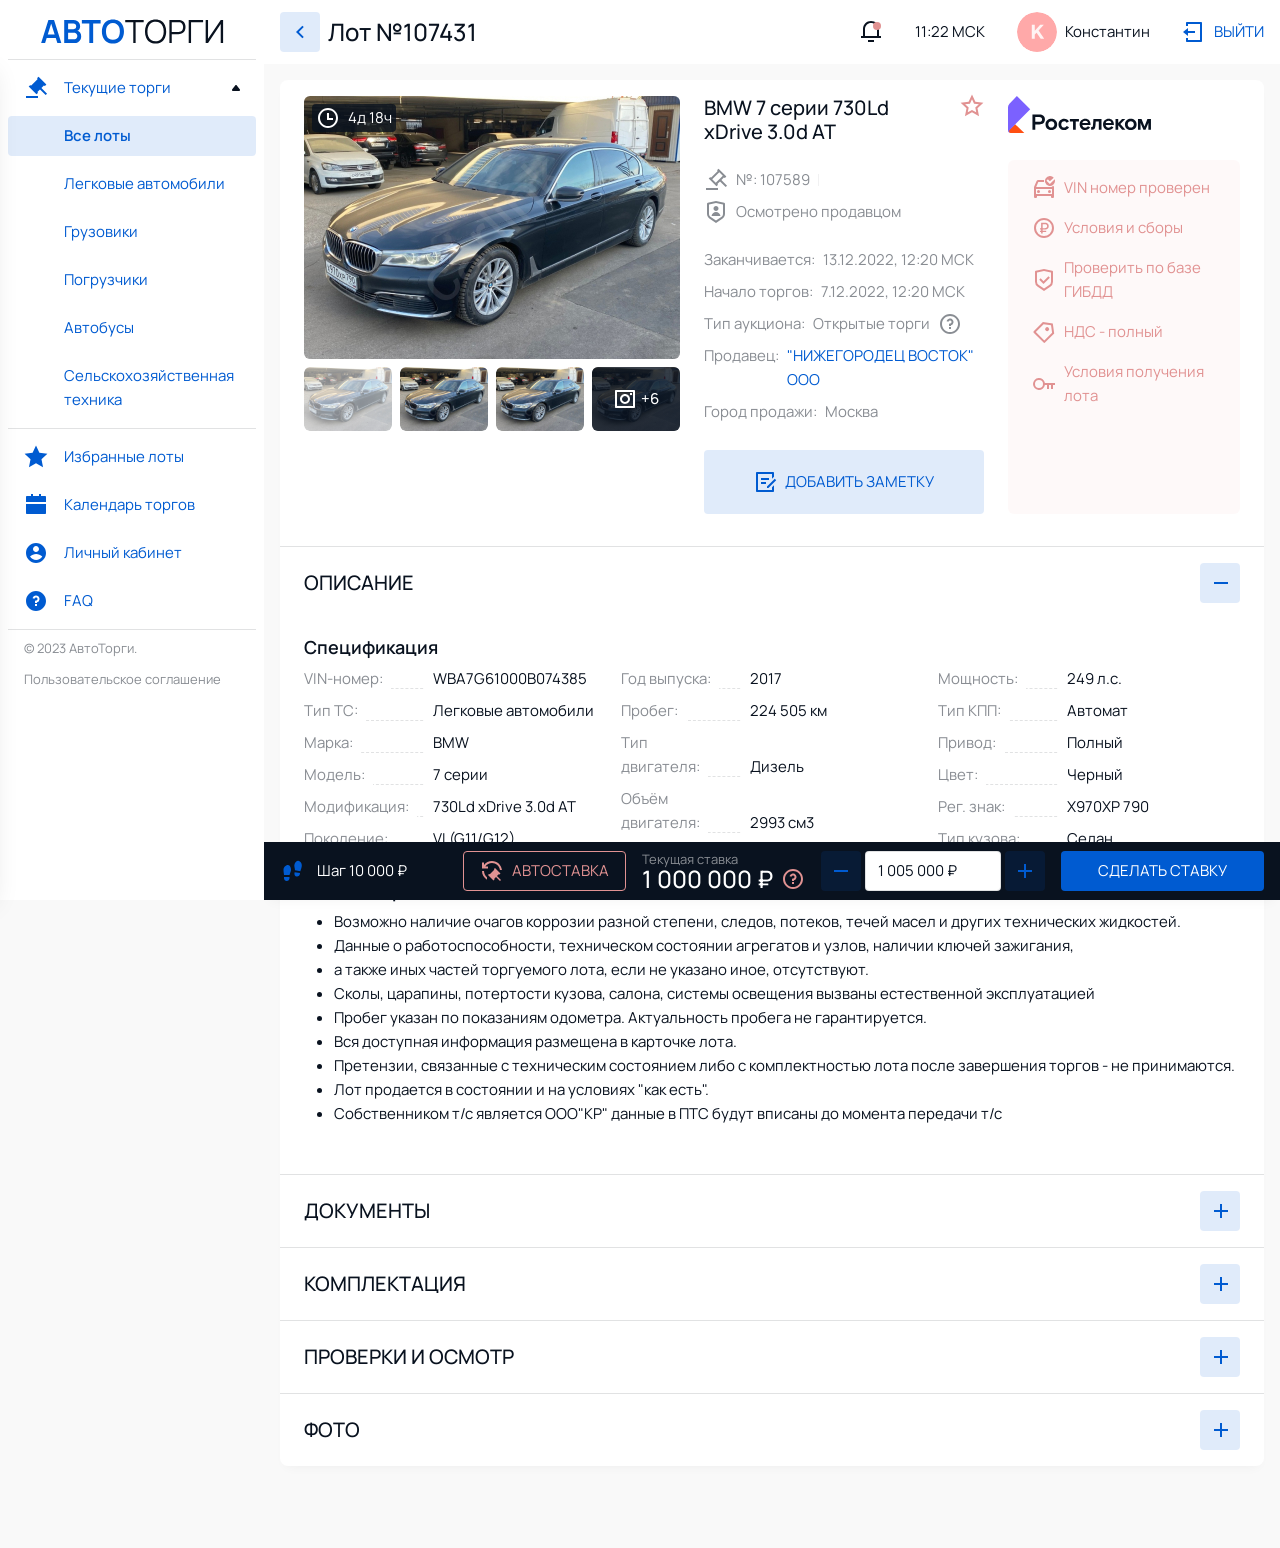
<file: detail.html>
<!DOCTYPE html>
<html lang="ru">

<head>
	<title>Detail Page</title>
	<meta charset="utf-8">
	<meta http-equiv="X-UA-Compatible" content="IE=edge">
	<meta name="format-detection" content="telephone=no" />
	<meta name="viewport" content="width=device-width, initial-scale=1, user-scalable=no">
	<link rel="stylesheet" href="css/detail.css">
	<script src="js/static/frontend-works.js"></script>
</head>

<body>
	<div class="wrapper">
		<div class="sidebar">
			<div class="sidebar__content">
				<div class="sidebar__logo">
					<div class="sidebar__logo-small">
						<a href="#">
							<img src="images/logo/logo-small.svg" alt="logo">
						</a>
					</div>
					<div class="sidebar__logo-big">
						<a href="#">
							<img src="images/logo/logo.svg" alt="logo">
						</a>
					</div>
				</div>
				<div class="sidebar__lots active">
					<div class="sidebar__lots-title js-sidebar__lots-title">
						<span>Текущие торги</span>
					</div>
					<nav class="sidebar__lots-nav js-sidebar__lots-nav">
						<ul class="sidebar__lots-list">
							<li class="sidebar__lots-item">
								<a href="#" class="sidebar__lots-link active">Все лоты</a>
							</li>
							<li class="sidebar__lots-item">
								<a href="#" class="sidebar__lots-link">Легковые автомобили</a>
							</li>
							<li class="sidebar__lots-item">
								<a href="#" class="sidebar__lots-link">Грузовики</a>
							</li>
							<li class="sidebar__lots-item">
								<a href="#" class="sidebar__lots-link">Погрузчики</a>
							</li>
							<li class="sidebar__lots-item">
								<a href="#" class="sidebar__lots-link">Автобусы</a>
							</li>
							<li class="sidebar__lots-item">
								<a href="#" class="sidebar__lots-link">Сельскохозяйственная техника</a>
							</li>
						</ul>
					</nav>
				</div>
				<div class="sidebar__menu">
					<ul class="sidebar__menu-list">
						<li class="sidebar__menu-item">
							<a href="#" class="sidebar__menu-link">
								<i class="icon-star sidebar__menu-icon"></i>
								<span>Избранные лоты</span>
							</a>
						</li>
						<li class="sidebar__menu-item">
							<a href="#" class="sidebar__menu-link">
								<i class="icon-calendar sidebar__menu-icon"></i>
								<span>Календарь торгов</span>
							</a>
						</li>
						<li class="sidebar__menu-item">
							<a href="#" class="sidebar__menu-link">
								<i class="icon-account sidebar__menu-icon"></i>
								<span>Личный кабинет</span>
							</a>
						</li>
						<li class="sidebar__menu-item">
							<a href="#" class="sidebar__menu-link">
								<i class="icon-question sidebar__menu-icon"></i>
								<span>FAQ</span>
							</a>
						</li>
					</ul>
				</div>
				<div class="sidebar__footer">
					<div class="sidebar__copyright">© 2023 АвтоТорги.</div>
					<div class="sidebar__privacy">
						<a href="#">Пользовательское соглашение</a>
					</div>
				</div>
			</div>
		</div>
		<div class="main">
			<header class="header js-header">
				<a href="#" class="header__back-link"></a>
				<div class="header__logo">
					<a href="#">
						<img src="images/logo/logo-small.svg" alt="logo">
					</a>
				</div>
				<div class="header__title">
					<span>Лот №107431</span>
				</div>
				<div class="header__right">
					<div class="header__notification"></div>
					<div class="header__time">11:22 МСК</div>
					<div class="header__account">
						<div class="account-person">
							<div class="account-person__pic">
								<img src="images/account-person/pic.svg" alt="avatar">
							</div>
							<!--<div class="account-person__without-pic">K</div>-->
							<div class="account-person__name">Константин</div>
							<a href="#" class="account-person__full-link"></a>
						</div>
					</div>
					<div class="header__logout-btn">
						<a href="#" class="logout-btn">Выйти</a>
					</div>
				</div>
				<div class="header__hamburger">
					<div class="hamburger js-hamburger"></div>
				</div>
			</header>
			<div class="mobile-menu js-mobile-menu">
				<div class="mobile-menu__account">
					<div class="mobile-menu__person">
						<div class="account-person">
							<div class="account-person__pic">
								<img src="images/account-person/pic.svg" alt="avatar">
							</div>
							<!--<div class="account-person__without-pic">K</div>-->
							<div class="account-person__name">Константин</div>
							<a href="#" class="account-person__full-link"></a>
						</div>
					</div>
					<div class="mobile-menu__logout-btn">
						<a href="#" class="logout-btn">Выйти</a>
					</div>
				</div>
				<div class="mobile-menu__lots">
					<div class="mobile-menu__lots-title js-mobile-menu__lots-title">
						<span>Текущие торги</span>
					</div>
					<nav class="mobile-menu__lots-nav js-mobile-menu__lots-nav">
						<ul class="mobile-menu__lots-list">
							<li class="mobile-menu__lots-item">
								<a href="#" class="mobile-menu__lots-link active">Все лоты</a>
							</li>
							<li class="mobile-menu__lots-item">
								<a href="#" class="mobile-menu__lots-link">Легковые автомобили</a>
							</li>
							<li class="mobile-menu__lots-item">
								<a href="#" class="mobile-menu__lots-link">Грузовики</a>
							</li>
							<li class="mobile-menu__lots-item">
								<a href="#" class="mobile-menu__lots-link">Погрузчики</a>
							</li>
							<li class="mobile-menu__lots-item">
								<a href="#" class="mobile-menu__lots-link">Автобусы</a>
							</li>
							<li class="mobile-menu__lots-item">
								<a href="#" class="mobile-menu__lots-link">Сельскохозяйственная техника</a>
							</li>
						</ul>
					</nav>
				</div>
				<div class="mobile-menu__menu">
					<ul class="mobile-menu__menu-list">
						<li class="mobile-menu__menu-item">
							<a href="#" class="mobile-menu__menu-link">
								<i class="icon-star mobile-menu__menu-icon"></i>
								<span>Избранные лоты</span>
							</a>
						</li>
						<li class="mobile-menu__menu-item">
							<a href="#" class="mobile-menu__menu-link">
								<i class="icon-calendar mobile-menu__menu-icon"></i>
								<span>Календарь торгов</span>
							</a>
						</li>
						<li class="mobile-menu__menu-item">
							<a href="#" class="mobile-menu__menu-link">
								<i class="icon-account mobile-menu__menu-icon"></i>
								<span>Личный кабинет</span>
							</a>
						</li>
						<li class="mobile-menu__menu-item">
							<a href="#" class="mobile-menu__menu-link">
								<i class="icon-question mobile-menu__menu-icon"></i>
								<span>FAQ</span>
							</a>
						</li>
					</ul>
				</div>
				<div class="mobile-menu__footer">
					<div class="mobile-menu__copyright">© 2023 АвтоТорги.</div>
					<div class="mobile-menu__privacy">
						<a href="#">Пользовательское соглашение</a>
					</div>
				</div>
			</div>
			<div class="main-content main-content_pb-none">
				<div class="lot-detail">
					<div class="lot-detail__inner">
						<div class="lot-detail-product">
							<div class="lot-detail-product__slider">
								<div class="lot-detail-slider">
									<div class="lot-detail-slider__main">
										<div class="swiper js-lot-detail-slider__swiper">
											<div class="swiper-wrapper">
												<div class="swiper-slide">
													<div class="lot-detail-slider__pic">
														<a class="js-lot-detail-slider__fancybox-el" data-fancybox="gallery" data-src="images/lot-detail/pic.jpg">
															<picture>
																<img class="lazyload" data-src="images/lot-detail/pic.jpg" alt="pic">
															</picture>
														</a>
													</div>
												</div>
												<div class="swiper-slide">
													<div class="lot-detail-slider__pic">
														<a class="js-lot-detail-slider__fancybox-el" data-fancybox="gallery" data-src="images/lot-detail/pic.jpg">
															<picture>
																<img class="lazyload" data-src="images/lot-detail/pic.jpg" alt="pic">
															</picture>
														</a>
													</div>
												</div>
												<div class="swiper-slide">
													<div class="lot-detail-slider__pic">
														<a class="js-lot-detail-slider__fancybox-el" data-fancybox="gallery" data-src="images/lot-detail/pic.jpg">
															<picture>
																<img class="lazyload" data-src="images/lot-detail/pic.jpg" alt="pic">
															</picture>
														</a>
													</div>
												</div>
												<div class="swiper-slide">
													<div class="lot-detail-slider__pic">
														<a class="js-lot-detail-slider__fancybox-el" data-fancybox="gallery" data-src="images/lot-detail/pic.jpg">
															<picture>
																<img class="lazyload" data-src="images/lot-detail/pic.jpg" alt="pic">
															</picture>
														</a>
													</div>
												</div>
												<div class="swiper-slide">
													<div class="lot-detail-slider__pic">
														<a class="js-lot-detail-slider__fancybox-el" data-fancybox="gallery" data-src="images/lot-detail/pic.jpg">
															<picture>
																<img class="lazyload" data-src="images/lot-detail/pic.jpg" alt="pic">
															</picture>
														</a>
													</div>
												</div>
												<div class="swiper-slide">
													<div class="lot-detail-slider__pic">
														<a class="js-lot-detail-slider__fancybox-el" data-fancybox="gallery" data-src="images/lot-detail/pic.jpg">
															<picture>
																<img class="lazyload" data-src="images/lot-detail/pic.jpg" alt="pic">
															</picture>
														</a>
													</div>
												</div>
												<div class="swiper-slide">
													<div class="lot-detail-slider__pic">
														<a class="js-lot-detail-slider__fancybox-el" data-fancybox="gallery" data-src="images/lot-detail/pic.jpg">
															<picture>
																<img class="lazyload" data-src="images/lot-detail/pic.jpg" alt="pic">
															</picture>
														</a>
													</div>
												</div>
												<div class="swiper-slide">
													<div class="lot-detail-slider__pic">
														<a class="js-lot-detail-slider__fancybox-el" data-fancybox="gallery" data-src="images/lot-detail/pic.jpg">
															<picture>
																<img class="lazyload" data-src="images/lot-detail/pic.jpg" alt="pic">
															</picture>
														</a>
													</div>
												</div>
												<div class="swiper-slide">
													<div class="lot-detail-slider__pic">
														<a class="js-lot-detail-slider__fancybox-el" data-fancybox="gallery" data-src="images/lot-detail/pic.jpg">
															<picture>
																<img class="lazyload" data-src="images/lot-detail/pic.jpg" alt="pic">
															</picture>
														</a>
													</div>
												</div>
												<div class="swiper-slide">
													<div class="lot-detail-slider__pic">
														<a class="js-lot-detail-slider__fancybox-el" data-fancybox="gallery" data-src="images/lot-detail/pic.jpg">
															<picture>
																<img class="lazyload" data-src="images/lot-detail/pic.jpg" alt="pic">
															</picture>
														</a>
													</div>
												</div>
											</div>
											<div class="swiper-pagination"></div>
										</div>
										<div class="lot-detail-slider__timer">
											<div class="lot-timer">4д 18ч</div>
										</div>
										<div class="lot-detail-slider__slide-count ">
											<span class="js-lot-detail-slider__slide-dynamic-count">1</span>/<span>10</span>
										</div>
									</div>
									<div class="lot-detail-slider__thumbs">
										<div class="
                                    lot-detail-slider__thumb
                                    
                                        js-lot-detail-slider__thumb_change-slide
                                    
                                    active
                                ">
											<picture>
												<img class="lazyload" data-src="images/lot-detail/thumb.jpg" alt="slider thumb">
											</picture>
										</div>
										<div class="
                                    lot-detail-slider__thumb
                                    
                                        js-lot-detail-slider__thumb_change-slide
                                    
                                    
                                ">
											<picture>
												<img class="lazyload" data-src="images/lot-detail/thumb.jpg" alt="slider thumb">
											</picture>
										</div>
										<div class="
                                    lot-detail-slider__thumb
                                    
                                        js-lot-detail-slider__thumb_change-slide
                                    
                                    
                                ">
											<picture>
												<img class="lazyload" data-src="images/lot-detail/thumb.jpg" alt="slider thumb">
											</picture>
										</div>
										<div class="
                                    lot-detail-slider__thumb
                                    
                                        js-lot-detail-slider__thumb_open-fancybox
                                    
                                    
                                ">
											<picture>
												<img class="lazyload" data-src="images/lot-detail/thumb.jpg" alt="slider thumb">
											</picture>
											<div class="lot-detail-slider__thumb-total-count">
												<span>+6</span>
											</div>
										</div>
									</div>
								</div>
							</div>
							<div class="lot-detail-product__desc">
								<div class="lot-detail-product__name">
									<span>BMW 7 серии 730Ld xDrive 3.0d AT</span>
									<div class="lot-detail-product__favorite">
										<div class="favorite "></div>
									</div>
								</div>
								<div class="lot-detail-product__lot-info">
									<div class="lot-detail-product__lot-id">
										<span class="lot-detail-product__lot-id-icon">
											<i class="icon-bids"></i>
										</span>
										<span>№: 107589</span>
									</div>
									<div class="lot-detail-product__lot-info-vert-line"></div>
									<div class="lot-detail-product__checked">Осмотрено продавцом</div>
								</div>
								<div class="lot-detail-product__properties">
									<div class="lot-detail-product__property">
										<div class="lot-detail-product__property-key">Заканчивается:</div>
										<div class="lot-detail-product__property-value">13.12.2022, 12:20 МСК</div>
									</div>
									<div class="lot-detail-product__property">
										<div class="lot-detail-product__property-key">Начало торгов:</div>
										<div class="lot-detail-product__property-value">7.12.2022, 12:20 МСК</div>
									</div>
									<div class="lot-detail-product__property">
										<div class="lot-detail-product__property-key">Тип аукциона:</div>
										<div class="lot-detail-product__property-value">
											<span>Открытые торги</span>
											<span class="lot-detail-product__property-value-icon">
												<i class="icon-question-gray"></i>
											</span>
										</div>
									</div>
									<div class="lot-detail-product__property">
										<div class="lot-detail-product__property-key">Продавец:</div>
										<div class="lot-detail-product__property-value colored">"НИЖЕГОРОДЕЦ ВОСТОК" ООО</div>
									</div>
									<div class="lot-detail-product__property">
										<div class="lot-detail-product__property-key">Город продажи:</div>
										<div class="lot-detail-product__property-value">Москва</div>
									</div>
								</div>
								<button type="button" class="lot-detail-product__add-note hide-mobile">Добавить заметку</button>
							</div>
							<div class="lot-detail-product__right">
								<div class="lot-detail-product__company-logo">
									<img class="lazyload" data-src="images/lot-detail/company-logo.svg" alt="logo">
								</div>
								<div class="lot-detail-product__doc-infos">
									<div class="lot-detail-product__doc-info">
										<div class="lot-detail-product__doc-info-icon">
											<img class="lazyload" data-src="images/lot-detail/icons/car-check.svg" alt="icon">
										</div>
										<div class="lot-detail-product__doc-info-val">VIN номер проверен</div>
									</div>
									<div class="lot-detail-product__doc-info">
										<div class="lot-detail-product__doc-info-icon">
											<img class="lazyload" data-src="images/lot-detail/icons/money-circle.svg" alt="icon">
										</div>
										<div class="lot-detail-product__doc-info-val">Условия и сборы</div>
									</div>
									<div class="lot-detail-product__doc-info">
										<div class="lot-detail-product__doc-info-icon">
											<img class="lazyload" data-src="images/lot-detail/icons/gibdd-check.svg" alt="icon">
										</div>
										<div class="lot-detail-product__doc-info-val">Проверить по базе ГИБДД</div>
									</div>
									<div class="lot-detail-product__doc-info">
										<div class="lot-detail-product__doc-info-icon">
											<img class="lazyload" data-src="images/lot-detail/icons/price-nds.svg" alt="icon">
										</div>
										<div class="lot-detail-product__doc-info-val">НДС - полный</div>
									</div>
									<div class="lot-detail-product__doc-info">
										<div class="lot-detail-product__doc-info-icon">
											<img class="lazyload" data-src="images/lot-detail/icons/key.svg" alt="icon">
										</div>
										<div class="lot-detail-product__doc-info-val">Условия получения лота</div>
									</div>
								</div>
							</div>
							<button type="button" class="lot-detail-product__add-note hide-min-mobile">Добавить заметку</button>
						</div>
						<div class="lot-detail-accordions">
							<div class="accordion active">
								<div class="accordion__title js-accordion__title"> Описание <i class="accordion__arrow"></i>
								</div>
								<div class="accordion__content">
									<div class="accordion__content-inner">
										<div class="lot-detail-content">
											<div class="lot-detail-content__block">
												<div class="lot-detail-content__small-title">Спецификация</div>
												<div class="lot-detail-content__columns">
													<div class="lot-detail-content__characteristic">
														<div class="lot-detail-content__characteristic-prop">
															<span>VIN-номер:</span>
														</div>
														<div class="lot-detail-content__characteristic-val">WBA7G61000B074385</div>
													</div>
													<div class="lot-detail-content__characteristic">
														<div class="lot-detail-content__characteristic-prop">
															<span>Тип ТС:</span>
														</div>
														<div class="lot-detail-content__characteristic-val">Легковые автомобили</div>
													</div>
													<div class="lot-detail-content__characteristic">
														<div class="lot-detail-content__characteristic-prop">
															<span>Марка:</span>
														</div>
														<div class="lot-detail-content__characteristic-val">BMW</div>
													</div>
													<div class="lot-detail-content__characteristic">
														<div class="lot-detail-content__characteristic-prop">
															<span>Модель:</span>
														</div>
														<div class="lot-detail-content__characteristic-val">7 серии</div>
													</div>
													<div class="lot-detail-content__characteristic">
														<div class="lot-detail-content__characteristic-prop">
															<span>Модификация:</span>
														</div>
														<div class="lot-detail-content__characteristic-val">730Ld xDrive 3.0d AT</div>
													</div>
													<div class="lot-detail-content__characteristic">
														<div class="lot-detail-content__characteristic-prop">
															<span>Поколение:</span>
														</div>
														<div class="lot-detail-content__characteristic-val">VI (G11/G12)</div>
													</div>
													<div class="lot-detail-content__characteristic">
														<div class="lot-detail-content__characteristic-prop">
															<span>Год выпуска:</span>
														</div>
														<div class="lot-detail-content__characteristic-val">2017</div>
													</div>
													<div class="lot-detail-content__characteristic">
														<div class="lot-detail-content__characteristic-prop">
															<span>Пробег:</span>
														</div>
														<div class="lot-detail-content__characteristic-val">224 505 км</div>
													</div>
													<div class="lot-detail-content__characteristic">
														<div class="lot-detail-content__characteristic-prop">
															<span>Тип двигателя:</span>
														</div>
														<div class="lot-detail-content__characteristic-val">Дизель</div>
													</div>
													<div class="lot-detail-content__characteristic">
														<div class="lot-detail-content__characteristic-prop">
															<span>Объём двигателя:</span>
														</div>
														<div class="lot-detail-content__characteristic-val">2993 см3</div>
													</div>
													<div class="lot-detail-content__characteristic">
														<div class="lot-detail-content__characteristic-prop">
															<span>Мощность:</span>
														</div>
														<div class="lot-detail-content__characteristic-val">249 л.с.</div>
													</div>
													<div class="lot-detail-content__characteristic">
														<div class="lot-detail-content__characteristic-prop">
															<span>Тип КПП:</span>
														</div>
														<div class="lot-detail-content__characteristic-val">Автомат</div>
													</div>
													<div class="lot-detail-content__characteristic">
														<div class="lot-detail-content__characteristic-prop">
															<span>Привод:</span>
														</div>
														<div class="lot-detail-content__characteristic-val">Полный</div>
													</div>
													<div class="lot-detail-content__characteristic">
														<div class="lot-detail-content__characteristic-prop">
															<span>Цвет:</span>
														</div>
														<div class="lot-detail-content__characteristic-val">Черный</div>
													</div>
													<div class="lot-detail-content__characteristic">
														<div class="lot-detail-content__characteristic-prop">
															<span>Рег. знак:</span>
														</div>
														<div class="lot-detail-content__characteristic-val">Х970ХР 790</div>
													</div>
													<div class="lot-detail-content__characteristic">
														<div class="lot-detail-content__characteristic-prop">
															<span>Тип кузова:</span>
														</div>
														<div class="lot-detail-content__characteristic-val">Седан</div>
													</div>
												</div>
											</div>
											<div class="lot-detail-content__block">
												<div class="lot-detail-content__small-title">Комментарии</div>
												<div class="lot-detail-content__desc">
													<ul>
														<li>Возможно наличие очагов коррозии разной степени, следов, потеков, течей масел и других технических жидкостей.</li>
														<li>Данные о работоспособности, техническом состоянии агрегатов и узлов, наличии ключей зажигания,</li>
														<li>а также иных частей торгуемого лота, если не указано иное, отсутствуют.</li>
														<li>Сколы, царапины, потертости кузова, салона, системы освещения вызваны естественной эксплуатацией</li>
														<li>Пробег указан по показаниям одометра. Актуальность пробега не гарантируется.</li>
														<li>Вся доступная информация размещена в карточке лота.</li>
														<li>Претензии, связанные с техническим состоянием либо с комплектностью лота после завершения торгов - не принимаются.</li>
														<li>Лот продается в состоянии и на условиях "как есть".</li>
														<li>Собственником т/с является ООО"КР" данные в ПТС будут вписаны до момента передачи т/с</li>
													</ul>
												</div>
											</div>
										</div>
									</div>
								</div>
							</div>
							<div class="accordion ">
								<div class="accordion__title js-accordion__title"> Документы <i class="accordion__arrow"></i>
								</div>
								<div class="accordion__content">
									<div class="accordion__content-inner">
										<div class="lot-detail-content">
											<div class="lot-detail-content__block">
												<div class="lot-detail-content__documents">
													<div class="lot-detail-content__documents-item">
														<div class="document-item">
															<div class="document-item__icon">
																<img class="lazyload" data-src="images/document-item/pdf.svg" alt="icon">
															</div>
															<div class="document-item__desc">
																<div class="document-item__name">Отчёт о состоянии</div>
																<div class="document-item__size">PDF, 13.57 мб</div>
															</div>
															<a href="#" class="document-item__full-link"></a>
														</div>
													</div>
													<div class="lot-detail-content__documents-item">
														<div class="document-item">
															<div class="document-item__icon">
																<img class="lazyload" data-src="images/document-item/img.svg" alt="icon">
															</div>
															<div class="document-item__desc">
																<div class="document-item__name">ПТС</div>
																<div class="document-item__size">JPG, 0.57 мб</div>
															</div>
															<a href="#" class="document-item__full-link"></a>
														</div>
													</div>
													<div class="lot-detail-content__documents-item">
														<div class="document-item">
															<div class="document-item__icon">
																<img class="lazyload" data-src="images/document-item/pdf.svg" alt="icon">
															</div>
															<div class="document-item__desc">
																<div class="document-item__name">Акт возврата</div>
																<div class="document-item__size">PDF, 13.57 мб</div>
															</div>
															<a href="#" class="document-item__full-link"></a>
														</div>
													</div>
												</div>
											</div>
										</div>
									</div>
								</div>
							</div>
							<div class="accordion ">
								<div class="accordion__title js-accordion__title"> Комплектация <i class="accordion__arrow"></i>
								</div>
								<div class="accordion__content">
									<div class="accordion__content-inner">
										<div class="lot-detail-content">
											<div class="lot-detail-content__block">
												<div class="lot-detail-content__small-title">Салон</div>
												<div class="lot-detail-content__columns">
													<div class="lot-detail-content__property">
														<div class="lot-detail-content__property-key">Материал салона:</div>
														<div class="lot-detail-content__property-value">Кожа</div>
													</div>
													<div class="lot-detail-content__property">
														<div class="lot-detail-content__property-key">Подогрев сидений:</div>
														<div class="lot-detail-content__property-value">Передних сидений, задних сидений</div>
													</div>
													<div class="lot-detail-content__property">
														<div class="lot-detail-content__property-key">Регулировка по высоте:</div>
														<div class="lot-detail-content__property-value">Передних сидений</div>
													</div>
													<div class="lot-detail-content__property">
														<div class="lot-detail-content__property-key">Цвет салона:</div>
														<div class="lot-detail-content__property-value">Темный</div>
													</div>
													<div class="lot-detail-content__property">
														<div class="lot-detail-content__property-key">Электрорегулировка сидений:</div>
														<div class="lot-detail-content__property-value">Задних сидений</div>
													</div>
												</div>
											</div>
											<div class="lot-detail-content__block">
												<div class="lot-detail-content__small-title">Обзор</div>
												<div class="lot-detail-content__columns">
													<div class="lot-detail-content__value">Датчик дождя</div>
													<div class="lot-detail-content__value">Датчик света</div>
													<div class="lot-detail-content__property">
														<div class="lot-detail-content__property-key">Электрообогрев:</div>
														<div class="lot-detail-content__property-value">Боковых зеркал</div>
													</div>
												</div>
											</div>
											<div class="lot-detail-content__block">
												<div class="lot-detail-content__small-title">Защита от угона и безопасность</div>
												<div class="lot-detail-content__columns">
													<div class="lot-detail-content__value">Иммобилайзер</div>
													<div class="lot-detail-content__property">
														<div class="lot-detail-content__property-key">Подушки безопасности:</div>
														<div class="lot-detail-content__property-value">Водителя, Пассажира</div>
													</div>
													<div class="lot-detail-content__value">Центральный замок</div>
													<div class="lot-detail-content__value">Система стабилизации (ESP)</div>
													<div class="lot-detail-content__value">Антиблокировочная система (ABS)</div>
												</div>
											</div>
											<div class="lot-detail-content__block">
												<div class="lot-detail-content__small-title">Мультимедиа</div>
												<div class="lot-detail-content__columns">
													<div class="lot-detail-content__value">Аудиосистема</div>
												</div>
											</div>
											<div class="lot-detail-content__block">
												<div class="lot-detail-content__small-title">Другое</div>
												<div class="lot-detail-content__columns">
													<div class="lot-detail-content__property">
														<div class="lot-detail-content__property-key">Количество ключей:</div>
														<div class="lot-detail-content__property-value">2</div>
													</div>
													<div class="lot-detail-content__property">
														<div class="lot-detail-content__property-key">Запасное колесо:</div>
														<div class="lot-detail-content__property-value">Есть</div>
													</div>
													<div class="lot-detail-content__property">
														<div class="lot-detail-content__property-key">Инструкция:</div>
														<div class="lot-detail-content__property-value">Есть</div>
													</div>
												</div>
											</div>
										</div>
									</div>
								</div>
							</div>
							<div class="accordion accordion_lot-detail-other-padding">
								<div class="accordion__title js-accordion__title"> Проверки и осмотр <i class="accordion__arrow"></i>
								</div>
								<div class="accordion__content">
									<div class="accordion__content-inner">
										<div class="lot-detail-content">
											<div class="lot-detail-content__block">
												<div class="lot-detail-content__report">
													<div class="lot-detail-content__report-content">
														<div class="lot-detail-content__report-prop">Сервисная книжка</div>
														<div class="lot-detail-content__report-value">Отсутствует</div>
													</div>
												</div>
												<div class="lot-detail-content__report">
													<div class="lot-detail-content__report-content">
														<div class="lot-detail-content__report-prop">Запасное колесо</div>
														<div class="lot-detail-content__report-value">Присутствует</div>
													</div>
													<div class="lot-detail-content__report-photos">
														<div class="lot-detail-content__report-photo">
															<a data-fancybox="report-2" data-src="images/lot-detail/reports/pic.jpg" data-caption="Будет большая фотка">
																<img class="lazyload" data-src="images/lot-detail/reports/pic.jpg" alt="photo">
															</a>
														</div>
													</div>
												</div>
												<div class="lot-detail-content__report">
													<div class="lot-detail-content__report-content">
														<div class="lot-detail-content__report-prop">Дверь передняя левая</div>
														<div class="lot-detail-content__report-value">Притертость</div>
													</div>
													<div class="lot-detail-content__report-photos">
														<div class="lot-detail-content__report-photo">
															<a data-fancybox="report-3" data-src="images/lot-detail/reports/pic-2.jpg" data-caption="Будет большая фотка">
																<img class="lazyload" data-src="images/lot-detail/reports/pic-2.jpg" alt="photo">
																<!-- Нижний блок появляется если фоток больше одного-->
																<span class="lot-detail-content__report-photo-count">+2</span>
															</a>
														</div>
														<div class="lot-detail-content__report-photo">
															<a data-fancybox="report-3" data-src="images/lot-detail/reports/pic-3.jpg" data-caption="Будет большая фотка">
																<img class="lazyload" data-src="images/lot-detail/reports/pic-3.jpg" alt="photo">
															</a>
														</div>
													</div>
												</div>
												<div class="lot-detail-content__report">
													<div class="lot-detail-content__report-content">
														<div class="lot-detail-content__report-prop">Дверь передняя левая</div>
														<div class="lot-detail-content__report-value">Притертость</div>
													</div>
													<div class="lot-detail-content__report-photos">
														<div class="lot-detail-content__report-photo">
															<a data-fancybox="report-4" data-src="images/lot-detail/reports/pic-4.jpg" data-caption="Будет большая фотка">
																<img class="lazyload" data-src="images/lot-detail/reports/pic-4.jpg" alt="photo">
																<!-- Нижний блок появляется если фоток больше одного-->
																<span class="lot-detail-content__report-photo-count">+7</span>
															</a>
														</div>
														<div class="lot-detail-content__report-photo">
															<a data-fancybox="report-4" data-src="images/lot-detail/reports/pic-5.jpg" data-caption="Будет большая фотка">
																<img class="lazyload" data-src="images/lot-detail/reports/pic-5.jpg" alt="photo">
															</a>
														</div>
														<div class="lot-detail-content__report-photo">
															<a data-fancybox="report-4" data-src="images/lot-detail/reports/pic.jpg" data-caption="Будет большая фотка">
																<img class="lazyload" data-src="images/lot-detail/reports/pic.jpg" alt="photo">
																<!-- Нижний блок появляется если фоток больше трех -->
																<span class="lot-detail-content__report-photo-count">+5</span>
															</a>
														</div>
														<div class="lot-detail-content__report-photo lot-detail-content__report-photo_hidden">
															<a data-fancybox="report-4" data-src="images/lot-detail/reports/pic-2.jpg" data-caption="Будет большая фотка">
																<img class="lazyload" data-src="images/lot-detail/reports/pic-2.jpg" alt="photo">
															</a>
														</div>
														<div class="lot-detail-content__report-photo lot-detail-content__report-photo_hidden">
															<a data-fancybox="report-4" data-src="images/lot-detail/reports/pic-3.jpg" data-caption="Будет большая фотка">
																<img class="lazyload" data-src="images/lot-detail/reports/pic-3.jpg" alt="photo">
															</a>
														</div>
														<div class="lot-detail-content__report-photo lot-detail-content__report-photo_hidden">
															<a data-fancybox="report-4" data-src="images/lot-detail/reports/pic-4.jpg" data-caption="Будет большая фотка">
																<img class="lazyload" data-src="images/lot-detail/reports/pic-4.jpg" alt="photo">
															</a>
														</div>
														<div class="lot-detail-content__report-photo lot-detail-content__report-photo_hidden">
															<a data-fancybox="report-4" data-src="images/lot-detail/reports/pic-5.jpg" data-caption="Будет большая фотка">
																<img class="lazyload" data-src="images/lot-detail/reports/pic-5.jpg" alt="photo">
															</a>
														</div>
													</div>
												</div>
											</div>
											<div class="lot-detail-content__block">
												<div class="lot-detail-content__small-title">Проверка на незаведённом двигателе</div>
												<div class="lot-detail-content__desc"> По информации продавца: автомобиль находится в полностью исправном техническом состоянии. Корректная работа АКПП, ДВС, световых приборов и электрических узлов автомобиля, ошибок не наблюдается. Недостатки: Сняты (отклеились) хромированные элементы дверных ручек по правой стороны автомобиля. (Элементы находятся при автомобиле) </div>
											</div>
											<div class="lot-detail-content__block">
												<div class="lot-detail-content__small-title">Проверка на незаведённом двигателе</div>
												<div class="lot-detail-content__cols">
													<div class="lot-detail-content__col">
														<div class="lot-detail-content__value">Контрольные лампы</div>
														<div class="lot-detail-content__characteristic lot-detail-content__characteristic_auto">
															<div class="lot-detail-content__characteristic-prop">
																<span>Check Engine:</span>
															</div>
															<div class="lot-detail-content__characteristic-val not-ok">НЕ ОК</div>
														</div>
														<div class="lot-detail-content__characteristic lot-detail-content__characteristic_auto">
															<div class="lot-detail-content__characteristic-prop">
																<span>Airbag:</span>
															</div>
															<div class="lot-detail-content__characteristic-val ok">ОК</div>
														</div>
														<div class="lot-detail-content__characteristic lot-detail-content__characteristic_auto">
															<div class="lot-detail-content__characteristic-prop">
																<span>Уровень масла:</span>
															</div>
															<div class="lot-detail-content__characteristic-val ok">ОК</div>
														</div>
													</div>
													<div class="lot-detail-content__col">
														<div class="lot-detail-content__value">Механика</div>
														<div class="lot-detail-content__characteristic lot-detail-content__characteristic_auto">
															<div class="lot-detail-content__characteristic-prop">
																<span>ГУР:</span>
															</div>
															<div class="lot-detail-content__characteristic-val ok">ОК</div>
														</div>
														<div class="lot-detail-content__characteristic lot-detail-content__characteristic_auto">
															<div class="lot-detail-content__characteristic-prop">
																<span>Работа двигателя:</span>
															</div>
															<div class="lot-detail-content__characteristic-val ok">ОК</div>
														</div>
														<div class="lot-detail-content__characteristic lot-detail-content__characteristic_auto">
															<div class="lot-detail-content__characteristic-prop">
																<span>Рулевое управление:</span>
															</div>
															<div class="lot-detail-content__characteristic-val ok">ОК</div>
														</div>
													</div>
													<div class="lot-detail-content__col">
														<div class="lot-detail-content__value">Электрика</div>
														<div class="lot-detail-content__characteristic lot-detail-content__characteristic_auto">
															<div class="lot-detail-content__characteristic-prop">
																<span>Аккумулятор:</span>
															</div>
															<div class="lot-detail-content__characteristic-val ok">ОК</div>
														</div>
														<div class="lot-detail-content__characteristic lot-detail-content__characteristic_auto">
															<div class="lot-detail-content__characteristic-prop">
																<span>Обогрев сидений:</span>
															</div>
															<div class="lot-detail-content__characteristic-val ok">ОК</div>
														</div>
														<div class="lot-detail-content__characteristic lot-detail-content__characteristic_auto">
															<div class="lot-detail-content__characteristic-prop">
																<span>Светотехника:</span>
															</div>
															<div class="lot-detail-content__characteristic-val ok">ОК</div>
														</div>
													</div>
												</div>
											</div>
										</div>
									</div>
								</div>
							</div>
							<div class="accordion ">
								<div class="accordion__title js-accordion__title"> Фото <i class="accordion__arrow"></i>
								</div>
								<div class="accordion__content">
									<div class="accordion__content-inner">
										<div class="lot-detail-content">
											<div class="lot-detail-content__block">
												<div class="lot-detail-content__photos">
													<div class="lot-detail-content__photos-item">
														<div class="lot-detail-content__photo">
															<a data-fancybox="photos" data-src="images/lot-detail/car-photos/pic.jpg">
																<picture>
																	<img class="lazyload" data-src="images/lot-detail/car-photos/pic.jpg" alt="photo">
																</picture>
															</a>
														</div>
													</div>
													<div class="lot-detail-content__photos-item">
														<div class="lot-detail-content__photo">
															<a data-fancybox="photos" data-src="images/lot-detail/car-photos/pic-2.jpg">
																<picture>
																	<img class="lazyload" data-src="images/lot-detail/car-photos/pic-2.jpg" alt="photo">
																</picture>
															</a>
														</div>
													</div>
													<div class="lot-detail-content__photos-item">
														<div class="lot-detail-content__photo">
															<a data-fancybox="photos" data-src="images/lot-detail/car-photos/pic-3.jpg">
																<picture>
																	<img class="lazyload" data-src="images/lot-detail/car-photos/pic-3.jpg" alt="photo">
																</picture>
															</a>
														</div>
													</div>
													<div class="lot-detail-content__photos-item">
														<div class="lot-detail-content__photo">
															<a data-fancybox="photos" data-src="images/lot-detail/car-photos/pic-4.jpg">
																<picture>
																	<img class="lazyload" data-src="images/lot-detail/car-photos/pic-4.jpg" alt="photo">
																</picture>
															</a>
														</div>
													</div>
													<div class="lot-detail-content__photos-item">
														<div class="lot-detail-content__photo">
															<a data-fancybox="photos" data-src="images/lot-detail/car-photos/pic-5.jpg">
																<picture>
																	<img class="lazyload" data-src="images/lot-detail/car-photos/pic-5.jpg" alt="photo">
																</picture>
															</a>
														</div>
													</div>
													<div class="lot-detail-content__photos-item">
														<div class="lot-detail-content__photo">
															<a data-fancybox="photos" data-src="images/lot-detail/car-photos/pic-6.jpg">
																<picture>
																	<img class="lazyload" data-src="images/lot-detail/car-photos/pic-6.jpg" alt="photo">
																</picture>
															</a>
														</div>
													</div>
													<div class="lot-detail-content__photos-item">
														<div class="lot-detail-content__photo">
															<a data-fancybox="photos" data-src="images/lot-detail/car-photos/pic-7.jpg">
																<picture>
																	<img class="lazyload" data-src="images/lot-detail/car-photos/pic-7.jpg" alt="photo">
																</picture>
															</a>
														</div>
													</div>
													<div class="lot-detail-content__photos-item">
														<div class="lot-detail-content__photo">
															<a data-fancybox="photos" data-src="images/lot-detail/car-photos/pic-8.jpg">
																<picture>
																	<img class="lazyload" data-src="images/lot-detail/car-photos/pic-8.jpg" alt="photo">
																</picture>
															</a>
														</div>
													</div>
													<div class="lot-detail-content__photos-item">
														<div class="lot-detail-content__photo">
															<a data-fancybox="photos" data-src="images/lot-detail/car-photos/pic-9.jpg">
																<picture>
																	<img class="lazyload" data-src="images/lot-detail/car-photos/pic-9.jpg" alt="photo">
																</picture>
															</a>
														</div>
													</div>
												</div>
											</div>
										</div>
									</div>
								</div>
							</div>
						</div>
					</div>
					<div class="lot-detail-bet ">
						<div class="lot-detail-bet__step">Шаг 10 000 ₽</div>
						<div class="lot-detail-bet__auto-bet-btn">
							<button type="button" class="auto-bet-btn ">
								<i class="icon-bids-auto"></i>
								<span>Автоставка</span>
							</button>
						</div>
						<div class="lot-detail-bet__tablet-space"></div>
						<div class="lot-detail-bet__current-rate">
							<div class="lot-detail-bet__current-rate-prop">Текущая ставка</div>
							<div class="lot-detail-bet__current-rate-val">
								<span>1 000 000 ₽</span>
								<span class="lot-detail-bet__current-rate-val-icon">
									<i class="icon-question-pink"></i>
								</span>
							</div>
						</div>
						<div class="lot-detail-bet__set-bet-price">
							<div class="set-bet-price ">
								<button type="button" class="set-bet-price__btn minus"></button>
								<input class="set-bet-price__input" value="1 005 000 ₽" />
								<button type="button" class="set-bet-price__btn plus"></button>
							</div>
						</div>
						<div class="lot-detail-bet__make-bet-btn">
							<button type="button" class="make-bet-btn ">Сделать ставку</button>
						</div>
					</div>
				</div>
			</div>
		</div>
	</div>
	<!-- /.wrapper -->
	<script src="js/detail.bundle.js"></script>
</body>

</html>
</file>
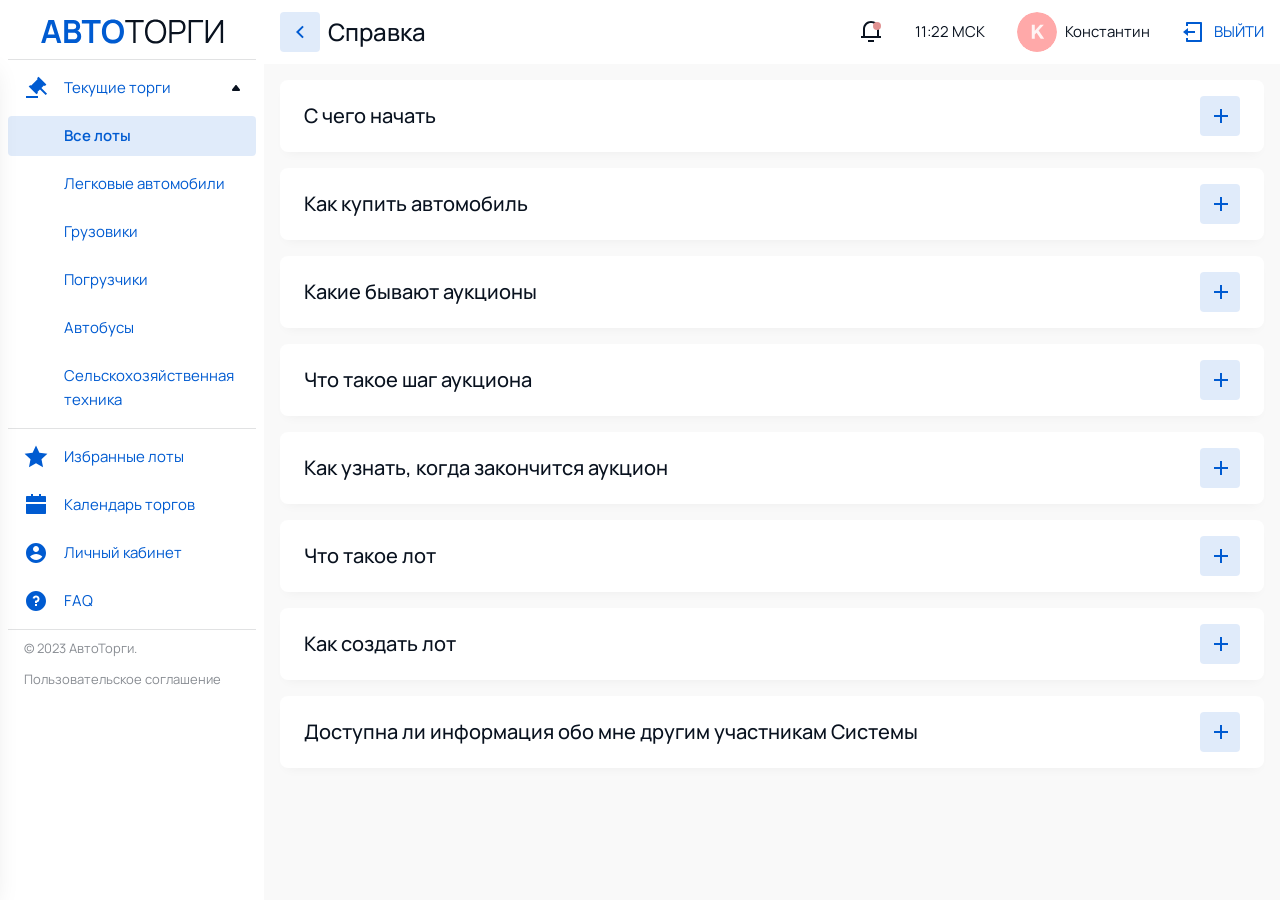
<file: faq.html>
<!DOCTYPE html>
<html lang="ru">

<head>
	<title>Faq Page</title>
	<meta charset="utf-8">
	<meta http-equiv="X-UA-Compatible" content="IE=edge">
	<meta name="format-detection" content="telephone=no" />
	<meta name="viewport" content="width=device-width, initial-scale=1, user-scalable=no">
	<link rel="stylesheet" href="css/faq.css">
	<script src="js/static/frontend-works.js"></script>
</head>

<body>
	<div class="wrapper">
		<div class="sidebar">
			<div class="sidebar__content">
				<div class="sidebar__logo">
					<div class="sidebar__logo-small">
						<a href="#">
							<img src="images/logo/logo-small.svg" alt="logo">
						</a>
					</div>
					<div class="sidebar__logo-big">
						<a href="#">
							<img src="images/logo/logo.svg" alt="logo">
						</a>
					</div>
				</div>
				<div class="sidebar__lots active">
					<div class="sidebar__lots-title js-sidebar__lots-title">
						<span>Текущие торги</span>
					</div>
					<nav class="sidebar__lots-nav js-sidebar__lots-nav">
						<ul class="sidebar__lots-list">
							<li class="sidebar__lots-item">
								<a href="#" class="sidebar__lots-link active">Все лоты</a>
							</li>
							<li class="sidebar__lots-item">
								<a href="#" class="sidebar__lots-link">Легковые автомобили</a>
							</li>
							<li class="sidebar__lots-item">
								<a href="#" class="sidebar__lots-link">Грузовики</a>
							</li>
							<li class="sidebar__lots-item">
								<a href="#" class="sidebar__lots-link">Погрузчики</a>
							</li>
							<li class="sidebar__lots-item">
								<a href="#" class="sidebar__lots-link">Автобусы</a>
							</li>
							<li class="sidebar__lots-item">
								<a href="#" class="sidebar__lots-link">Сельскохозяйственная техника</a>
							</li>
						</ul>
					</nav>
				</div>
				<div class="sidebar__menu">
					<ul class="sidebar__menu-list">
						<li class="sidebar__menu-item">
							<a href="#" class="sidebar__menu-link">
								<i class="icon-star sidebar__menu-icon"></i>
								<span>Избранные лоты</span>
							</a>
						</li>
						<li class="sidebar__menu-item">
							<a href="#" class="sidebar__menu-link">
								<i class="icon-calendar sidebar__menu-icon"></i>
								<span>Календарь торгов</span>
							</a>
						</li>
						<li class="sidebar__menu-item">
							<a href="#" class="sidebar__menu-link">
								<i class="icon-account sidebar__menu-icon"></i>
								<span>Личный кабинет</span>
							</a>
						</li>
						<li class="sidebar__menu-item">
							<a href="#" class="sidebar__menu-link">
								<i class="icon-question sidebar__menu-icon"></i>
								<span>FAQ</span>
							</a>
						</li>
					</ul>
				</div>
				<div class="sidebar__footer">
					<div class="sidebar__copyright">© 2023 АвтоТорги.</div>
					<div class="sidebar__privacy">
						<a href="#">Пользовательское соглашение</a>
					</div>
				</div>
			</div>
		</div>
		<div class="main">
			<header class="header js-header">
				<a href="#" class="header__back-link"></a>
				<div class="header__logo">
					<a href="#">
						<img src="images/logo/logo-small.svg" alt="logo">
					</a>
				</div>
				<div class="header__title">
					<span>Справка</span>
				</div>
				<div class="header__right">
					<div class="header__notification"></div>
					<div class="header__time">11:22 МСК</div>
					<div class="header__account">
						<div class="account-person">
							<div class="account-person__pic">
								<img src="images/account-person/pic.svg" alt="avatar">
							</div>
							<!--<div class="account-person__without-pic">K</div>-->
							<div class="account-person__name">Константин</div>
							<a href="#" class="account-person__full-link"></a>
						</div>
					</div>
					<div class="header__logout-btn">
						<a href="#" class="logout-btn">Выйти</a>
					</div>
				</div>
				<div class="header__hamburger">
					<div class="hamburger js-hamburger"></div>
				</div>
			</header>
			<div class="mobile-menu js-mobile-menu">
				<div class="mobile-menu__account">
					<div class="mobile-menu__person">
						<div class="account-person">
							<div class="account-person__pic">
								<img src="images/account-person/pic.svg" alt="avatar">
							</div>
							<!--<div class="account-person__without-pic">K</div>-->
							<div class="account-person__name">Константин</div>
							<a href="#" class="account-person__full-link"></a>
						</div>
					</div>
					<div class="mobile-menu__logout-btn">
						<a href="#" class="logout-btn">Выйти</a>
					</div>
				</div>
				<div class="mobile-menu__lots">
					<div class="mobile-menu__lots-title js-mobile-menu__lots-title">
						<span>Текущие торги</span>
					</div>
					<nav class="mobile-menu__lots-nav js-mobile-menu__lots-nav">
						<ul class="mobile-menu__lots-list">
							<li class="mobile-menu__lots-item">
								<a href="#" class="mobile-menu__lots-link active">Все лоты</a>
							</li>
							<li class="mobile-menu__lots-item">
								<a href="#" class="mobile-menu__lots-link">Легковые автомобили</a>
							</li>
							<li class="mobile-menu__lots-item">
								<a href="#" class="mobile-menu__lots-link">Грузовики</a>
							</li>
							<li class="mobile-menu__lots-item">
								<a href="#" class="mobile-menu__lots-link">Погрузчики</a>
							</li>
							<li class="mobile-menu__lots-item">
								<a href="#" class="mobile-menu__lots-link">Автобусы</a>
							</li>
							<li class="mobile-menu__lots-item">
								<a href="#" class="mobile-menu__lots-link">Сельскохозяйственная техника</a>
							</li>
						</ul>
					</nav>
				</div>
				<div class="mobile-menu__menu">
					<ul class="mobile-menu__menu-list">
						<li class="mobile-menu__menu-item">
							<a href="#" class="mobile-menu__menu-link">
								<i class="icon-star mobile-menu__menu-icon"></i>
								<span>Избранные лоты</span>
							</a>
						</li>
						<li class="mobile-menu__menu-item">
							<a href="#" class="mobile-menu__menu-link">
								<i class="icon-calendar mobile-menu__menu-icon"></i>
								<span>Календарь торгов</span>
							</a>
						</li>
						<li class="mobile-menu__menu-item">
							<a href="#" class="mobile-menu__menu-link">
								<i class="icon-account mobile-menu__menu-icon"></i>
								<span>Личный кабинет</span>
							</a>
						</li>
						<li class="mobile-menu__menu-item">
							<a href="#" class="mobile-menu__menu-link">
								<i class="icon-question mobile-menu__menu-icon"></i>
								<span>FAQ</span>
							</a>
						</li>
					</ul>
				</div>
				<div class="mobile-menu__footer">
					<div class="mobile-menu__copyright">© 2023 АвтоТорги.</div>
					<div class="mobile-menu__privacy">
						<a href="#">Пользовательское соглашение</a>
					</div>
				</div>
			</div>
			<div class="main-content">
				<div class="faq">
					<div class="accordion ">
						<div class="accordion__title js-accordion__title"> С чего начать <i class="accordion__arrow"></i>
						</div>
						<div class="accordion__content">
							<div class="accordion__content-inner">
								<div class="faq__content">
									<div class="text-default">
										<span>Чтобы продать автомобиль(и) нужно:</span>
										<ul>
											<li> Зайти в раздел МОИ АКТИВНОСТИ главного меню и нажать кнопку ДОБАВИТЬ ЛОТ. При этом обязательными являются название лота, начальная цена, минимальная цена, блиц-цена. Вы можете добавить автомобили как при создании лота, так и позже в режиме его редактирования. Чтобы добавить автомобили в лот, нажмите кнопку ДОБАВИТЬ АВТОМОБИЛЬ и далее, используя фильтр, выберите нужные Вам автомобили. После того, как Вы закончили формировать лот, необходимо подтвердить его, нажав кнопку ПОДТВЕРДИТЬ. Новый лот сразу же станет доступен в разделе В ПОДГОТОВКЕ, где его можно будет при необходимости отредактировать. <p></p>
												<div class="ul-full-img">
													<img src="images/faq/pic.jpg" alt="pic">
												</div>
											</li>
											<li> Подождать некоторое время, пока администратор не распределит Ваш лот в аукцион. Вы получите оповещение по электронной почте, а статус Вашего лота изменится на ТЕКУЩИЙ в МОИХ АКТИВНОСТЯХ. Ваш лот станет доступен онлайн для всех участников аукциона в разделе АУКЦИОНЫ. </li>
											<li> По результатам аукциона с Вами свяжется наш менеджер для уточнения статуса проданных лотов и возможности повторного выставления в аукцион непроданных лотов. Статистика по Вашим продажам доступна в разделе МОИ АКТИВНОСТИ. </li>
										</ul>
									</div>
								</div>
							</div>
						</div>
					</div>
					<div class="accordion ">
						<div class="accordion__title js-accordion__title"> Как купить автомобиль <i class="accordion__arrow"></i>
						</div>
						<div class="accordion__content">
							<div class="accordion__content-inner">
								<div class="faq__content">
									<div class="text-default">
										<span>Чтобы продать автомобиль(и) нужно:</span>
										<ul>
											<li> Зайти в раздел МОИ АКТИВНОСТИ главного меню и нажать кнопку ДОБАВИТЬ ЛОТ. При этом обязательными являются название лота, начальная цена, минимальная цена, блиц-цена. Вы можете добавить автомобили как при создании лота, так и позже в режиме его редактирования. Чтобы добавить автомобили в лот, нажмите кнопку ДОБАВИТЬ АВТОМОБИЛЬ и далее, используя фильтр, выберите нужные Вам автомобили. После того, как Вы закончили формировать лот, необходимо подтвердить его, нажав кнопку ПОДТВЕРДИТЬ. Новый лот сразу же станет доступен в разделе В ПОДГОТОВКЕ, где его можно будет при необходимости отредактировать. <p></p>
												<div class="ul-full-img">
													<img src="images/faq/pic.jpg" alt="pic">
												</div>
											</li>
											<li> Подождать некоторое время, пока администратор не распределит Ваш лот в аукцион. Вы получите оповещение по электронной почте, а статус Вашего лота изменится на ТЕКУЩИЙ в МОИХ АКТИВНОСТЯХ. Ваш лот станет доступен онлайн для всех участников аукциона в разделе АУКЦИОНЫ. </li>
											<li> По результатам аукциона с Вами свяжется наш менеджер для уточнения статуса проданных лотов и возможности повторного выставления в аукцион непроданных лотов. Статистика по Вашим продажам доступна в разделе МОИ АКТИВНОСТИ. </li>
										</ul>
									</div>
								</div>
							</div>
						</div>
					</div>
					<div class="accordion ">
						<div class="accordion__title js-accordion__title"> Какие бывают аукционы <i class="accordion__arrow"></i>
						</div>
						<div class="accordion__content">
							<div class="accordion__content-inner">
								<div class="faq__content">
									<div class="text-default">
										<span>Чтобы продать автомобиль(и) нужно:</span>
										<ul>
											<li> Зайти в раздел МОИ АКТИВНОСТИ главного меню и нажать кнопку ДОБАВИТЬ ЛОТ. При этом обязательными являются название лота, начальная цена, минимальная цена, блиц-цена. Вы можете добавить автомобили как при создании лота, так и позже в режиме его редактирования. Чтобы добавить автомобили в лот, нажмите кнопку ДОБАВИТЬ АВТОМОБИЛЬ и далее, используя фильтр, выберите нужные Вам автомобили. После того, как Вы закончили формировать лот, необходимо подтвердить его, нажав кнопку ПОДТВЕРДИТЬ. Новый лот сразу же станет доступен в разделе В ПОДГОТОВКЕ, где его можно будет при необходимости отредактировать. <p></p>
												<div class="ul-full-img">
													<img src="images/faq/pic.jpg" alt="pic">
												</div>
											</li>
											<li> Подождать некоторое время, пока администратор не распределит Ваш лот в аукцион. Вы получите оповещение по электронной почте, а статус Вашего лота изменится на ТЕКУЩИЙ в МОИХ АКТИВНОСТЯХ. Ваш лот станет доступен онлайн для всех участников аукциона в разделе АУКЦИОНЫ. </li>
											<li> По результатам аукциона с Вами свяжется наш менеджер для уточнения статуса проданных лотов и возможности повторного выставления в аукцион непроданных лотов. Статистика по Вашим продажам доступна в разделе МОИ АКТИВНОСТИ. </li>
										</ul>
									</div>
								</div>
							</div>
						</div>
					</div>
					<div class="accordion ">
						<div class="accordion__title js-accordion__title"> Что такое шаг аукциона <i class="accordion__arrow"></i>
						</div>
						<div class="accordion__content">
							<div class="accordion__content-inner">
								<div class="faq__content">
									<div class="text-default">
										<span>Чтобы продать автомобиль(и) нужно:</span>
										<ul>
											<li> Зайти в раздел МОИ АКТИВНОСТИ главного меню и нажать кнопку ДОБАВИТЬ ЛОТ. При этом обязательными являются название лота, начальная цена, минимальная цена, блиц-цена. Вы можете добавить автомобили как при создании лота, так и позже в режиме его редактирования. Чтобы добавить автомобили в лот, нажмите кнопку ДОБАВИТЬ АВТОМОБИЛЬ и далее, используя фильтр, выберите нужные Вам автомобили. После того, как Вы закончили формировать лот, необходимо подтвердить его, нажав кнопку ПОДТВЕРДИТЬ. Новый лот сразу же станет доступен в разделе В ПОДГОТОВКЕ, где его можно будет при необходимости отредактировать. <p></p>
												<div class="ul-full-img">
													<img src="images/faq/pic.jpg" alt="pic">
												</div>
											</li>
											<li> Подождать некоторое время, пока администратор не распределит Ваш лот в аукцион. Вы получите оповещение по электронной почте, а статус Вашего лота изменится на ТЕКУЩИЙ в МОИХ АКТИВНОСТЯХ. Ваш лот станет доступен онлайн для всех участников аукциона в разделе АУКЦИОНЫ. </li>
											<li> По результатам аукциона с Вами свяжется наш менеджер для уточнения статуса проданных лотов и возможности повторного выставления в аукцион непроданных лотов. Статистика по Вашим продажам доступна в разделе МОИ АКТИВНОСТИ. </li>
										</ul>
									</div>
								</div>
							</div>
						</div>
					</div>
					<div class="accordion ">
						<div class="accordion__title js-accordion__title"> Как узнать, когда закончится аукцион <i class="accordion__arrow"></i>
						</div>
						<div class="accordion__content">
							<div class="accordion__content-inner">
								<div class="faq__content">
									<div class="text-default">
										<span>Чтобы продать автомобиль(и) нужно:</span>
										<ul>
											<li> Зайти в раздел МОИ АКТИВНОСТИ главного меню и нажать кнопку ДОБАВИТЬ ЛОТ. При этом обязательными являются название лота, начальная цена, минимальная цена, блиц-цена. Вы можете добавить автомобили как при создании лота, так и позже в режиме его редактирования. Чтобы добавить автомобили в лот, нажмите кнопку ДОБАВИТЬ АВТОМОБИЛЬ и далее, используя фильтр, выберите нужные Вам автомобили. После того, как Вы закончили формировать лот, необходимо подтвердить его, нажав кнопку ПОДТВЕРДИТЬ. Новый лот сразу же станет доступен в разделе В ПОДГОТОВКЕ, где его можно будет при необходимости отредактировать. <p></p>
												<div class="ul-full-img">
													<img src="images/faq/pic.jpg" alt="pic">
												</div>
											</li>
											<li> Подождать некоторое время, пока администратор не распределит Ваш лот в аукцион. Вы получите оповещение по электронной почте, а статус Вашего лота изменится на ТЕКУЩИЙ в МОИХ АКТИВНОСТЯХ. Ваш лот станет доступен онлайн для всех участников аукциона в разделе АУКЦИОНЫ. </li>
											<li> По результатам аукциона с Вами свяжется наш менеджер для уточнения статуса проданных лотов и возможности повторного выставления в аукцион непроданных лотов. Статистика по Вашим продажам доступна в разделе МОИ АКТИВНОСТИ. </li>
										</ul>
									</div>
								</div>
							</div>
						</div>
					</div>
					<div class="accordion ">
						<div class="accordion__title js-accordion__title"> Что такое лот <i class="accordion__arrow"></i>
						</div>
						<div class="accordion__content">
							<div class="accordion__content-inner">
								<div class="faq__content">
									<div class="text-default">
										<span>Чтобы продать автомобиль(и) нужно:</span>
										<ul>
											<li> Зайти в раздел МОИ АКТИВНОСТИ главного меню и нажать кнопку ДОБАВИТЬ ЛОТ. При этом обязательными являются название лота, начальная цена, минимальная цена, блиц-цена. Вы можете добавить автомобили как при создании лота, так и позже в режиме его редактирования. Чтобы добавить автомобили в лот, нажмите кнопку ДОБАВИТЬ АВТОМОБИЛЬ и далее, используя фильтр, выберите нужные Вам автомобили. После того, как Вы закончили формировать лот, необходимо подтвердить его, нажав кнопку ПОДТВЕРДИТЬ. Новый лот сразу же станет доступен в разделе В ПОДГОТОВКЕ, где его можно будет при необходимости отредактировать. <p></p>
												<div class="ul-full-img">
													<img src="images/faq/pic.jpg" alt="pic">
												</div>
											</li>
											<li> Подождать некоторое время, пока администратор не распределит Ваш лот в аукцион. Вы получите оповещение по электронной почте, а статус Вашего лота изменится на ТЕКУЩИЙ в МОИХ АКТИВНОСТЯХ. Ваш лот станет доступен онлайн для всех участников аукциона в разделе АУКЦИОНЫ. </li>
											<li> По результатам аукциона с Вами свяжется наш менеджер для уточнения статуса проданных лотов и возможности повторного выставления в аукцион непроданных лотов. Статистика по Вашим продажам доступна в разделе МОИ АКТИВНОСТИ. </li>
										</ul>
									</div>
								</div>
							</div>
						</div>
					</div>
					<div class="accordion ">
						<div class="accordion__title js-accordion__title"> Как создать лот <i class="accordion__arrow"></i>
						</div>
						<div class="accordion__content">
							<div class="accordion__content-inner">
								<div class="faq__content">
									<div class="text-default">
										<span>Чтобы продать автомобиль(и) нужно:</span>
										<ul>
											<li> Зайти в раздел МОИ АКТИВНОСТИ главного меню и нажать кнопку ДОБАВИТЬ ЛОТ. При этом обязательными являются название лота, начальная цена, минимальная цена, блиц-цена. Вы можете добавить автомобили как при создании лота, так и позже в режиме его редактирования. Чтобы добавить автомобили в лот, нажмите кнопку ДОБАВИТЬ АВТОМОБИЛЬ и далее, используя фильтр, выберите нужные Вам автомобили. После того, как Вы закончили формировать лот, необходимо подтвердить его, нажав кнопку ПОДТВЕРДИТЬ. Новый лот сразу же станет доступен в разделе В ПОДГОТОВКЕ, где его можно будет при необходимости отредактировать. <p></p>
												<div class="ul-full-img">
													<img src="images/faq/pic.jpg" alt="pic">
												</div>
											</li>
											<li> Подождать некоторое время, пока администратор не распределит Ваш лот в аукцион. Вы получите оповещение по электронной почте, а статус Вашего лота изменится на ТЕКУЩИЙ в МОИХ АКТИВНОСТЯХ. Ваш лот станет доступен онлайн для всех участников аукциона в разделе АУКЦИОНЫ. </li>
											<li> По результатам аукциона с Вами свяжется наш менеджер для уточнения статуса проданных лотов и возможности повторного выставления в аукцион непроданных лотов. Статистика по Вашим продажам доступна в разделе МОИ АКТИВНОСТИ. </li>
										</ul>
									</div>
								</div>
							</div>
						</div>
					</div>
					<div class="accordion ">
						<div class="accordion__title js-accordion__title"> Доступна ли информация обо мне другим участникам Системы <i class="accordion__arrow"></i>
						</div>
						<div class="accordion__content">
							<div class="accordion__content-inner">
								<div class="faq__content">
									<div class="text-default">
										<span>Чтобы продать автомобиль(и) нужно:</span>
										<ul>
											<li> Зайти в раздел МОИ АКТИВНОСТИ главного меню и нажать кнопку ДОБАВИТЬ ЛОТ. При этом обязательными являются название лота, начальная цена, минимальная цена, блиц-цена. Вы можете добавить автомобили как при создании лота, так и позже в режиме его редактирования. Чтобы добавить автомобили в лот, нажмите кнопку ДОБАВИТЬ АВТОМОБИЛЬ и далее, используя фильтр, выберите нужные Вам автомобили. После того, как Вы закончили формировать лот, необходимо подтвердить его, нажав кнопку ПОДТВЕРДИТЬ. Новый лот сразу же станет доступен в разделе В ПОДГОТОВКЕ, где его можно будет при необходимости отредактировать. <p></p>
												<div class="ul-full-img">
													<img src="images/faq/pic.jpg" alt="pic">
												</div>
											</li>
											<li> Подождать некоторое время, пока администратор не распределит Ваш лот в аукцион. Вы получите оповещение по электронной почте, а статус Вашего лота изменится на ТЕКУЩИЙ в МОИХ АКТИВНОСТЯХ. Ваш лот станет доступен онлайн для всех участников аукциона в разделе АУКЦИОНЫ. </li>
											<li> По результатам аукциона с Вами свяжется наш менеджер для уточнения статуса проданных лотов и возможности повторного выставления в аукцион непроданных лотов. Статистика по Вашим продажам доступна в разделе МОИ АКТИВНОСТИ. </li>
										</ul>
									</div>
								</div>
							</div>
						</div>
					</div>
				</div>
			</div>
		</div>
	</div>
	<!-- /.wrapper -->
	<script src="js/faq.bundle.js"></script>
</body>

</html>
</file>
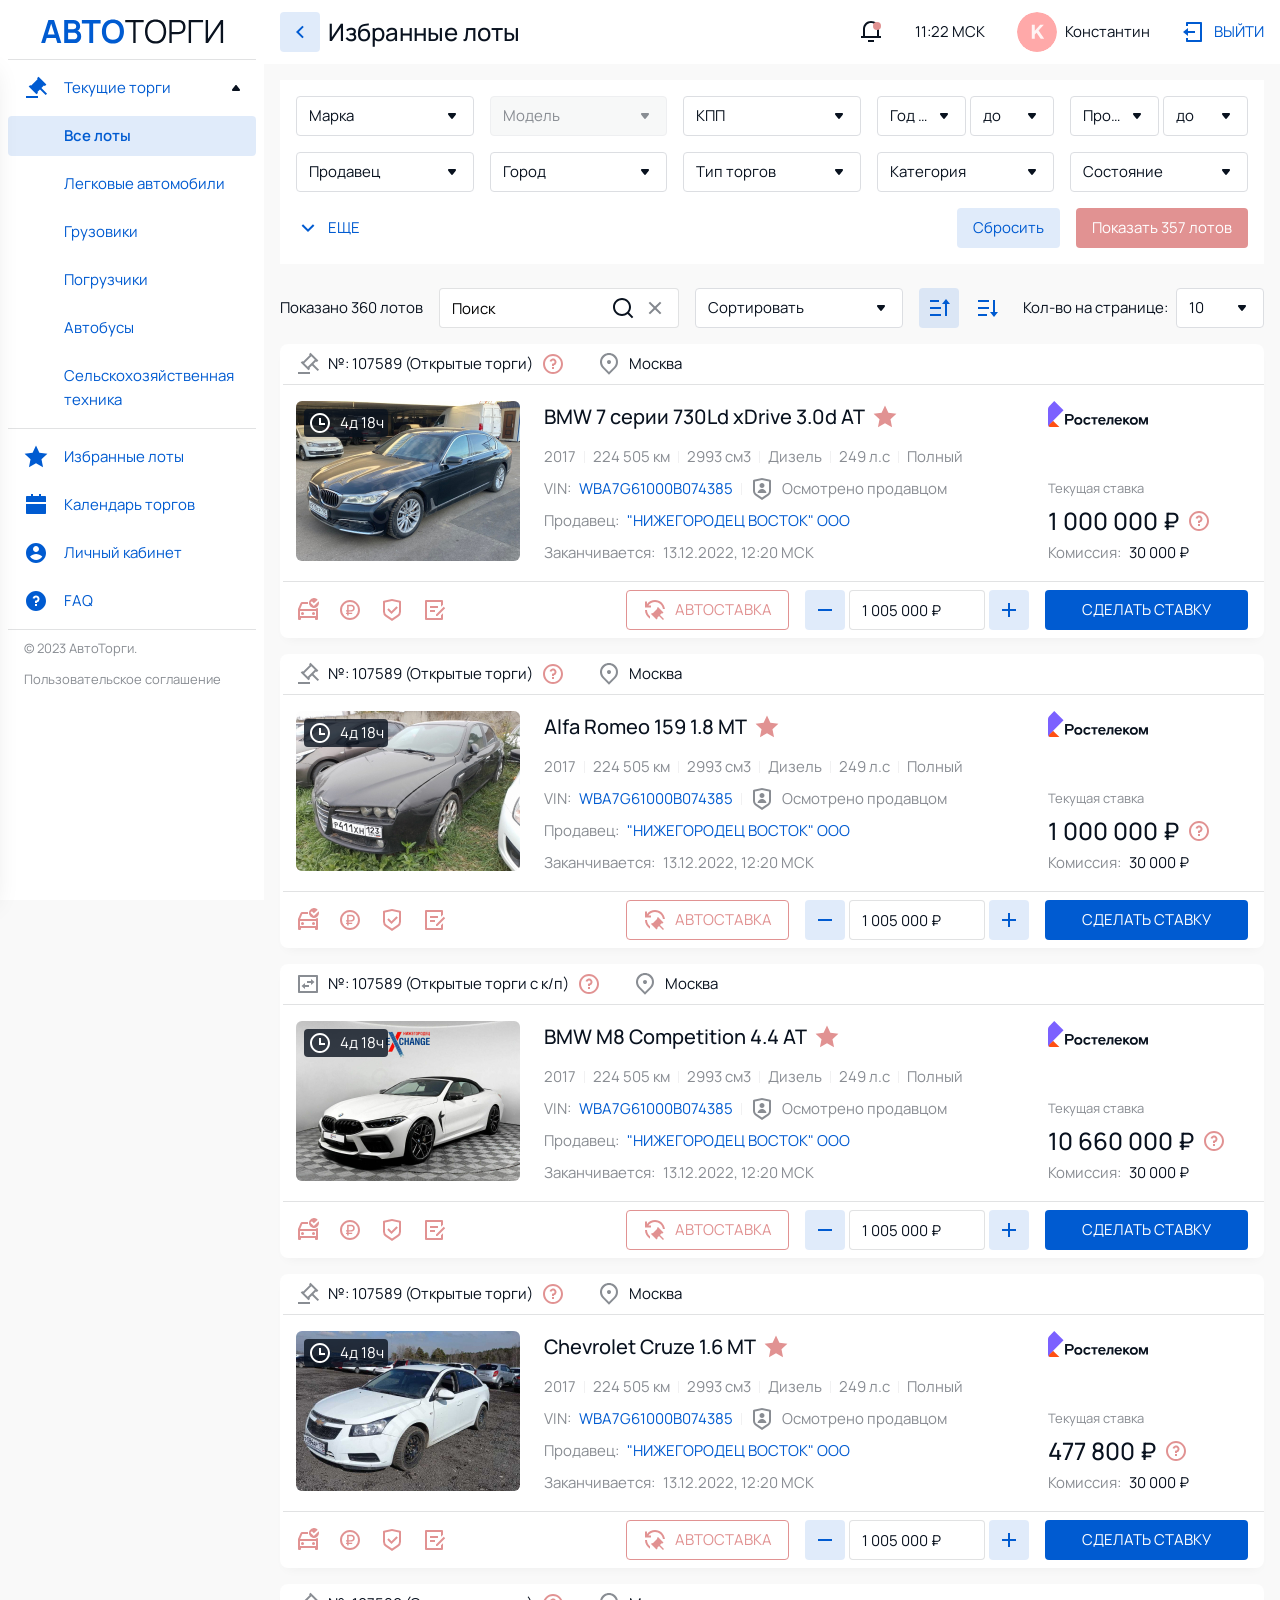
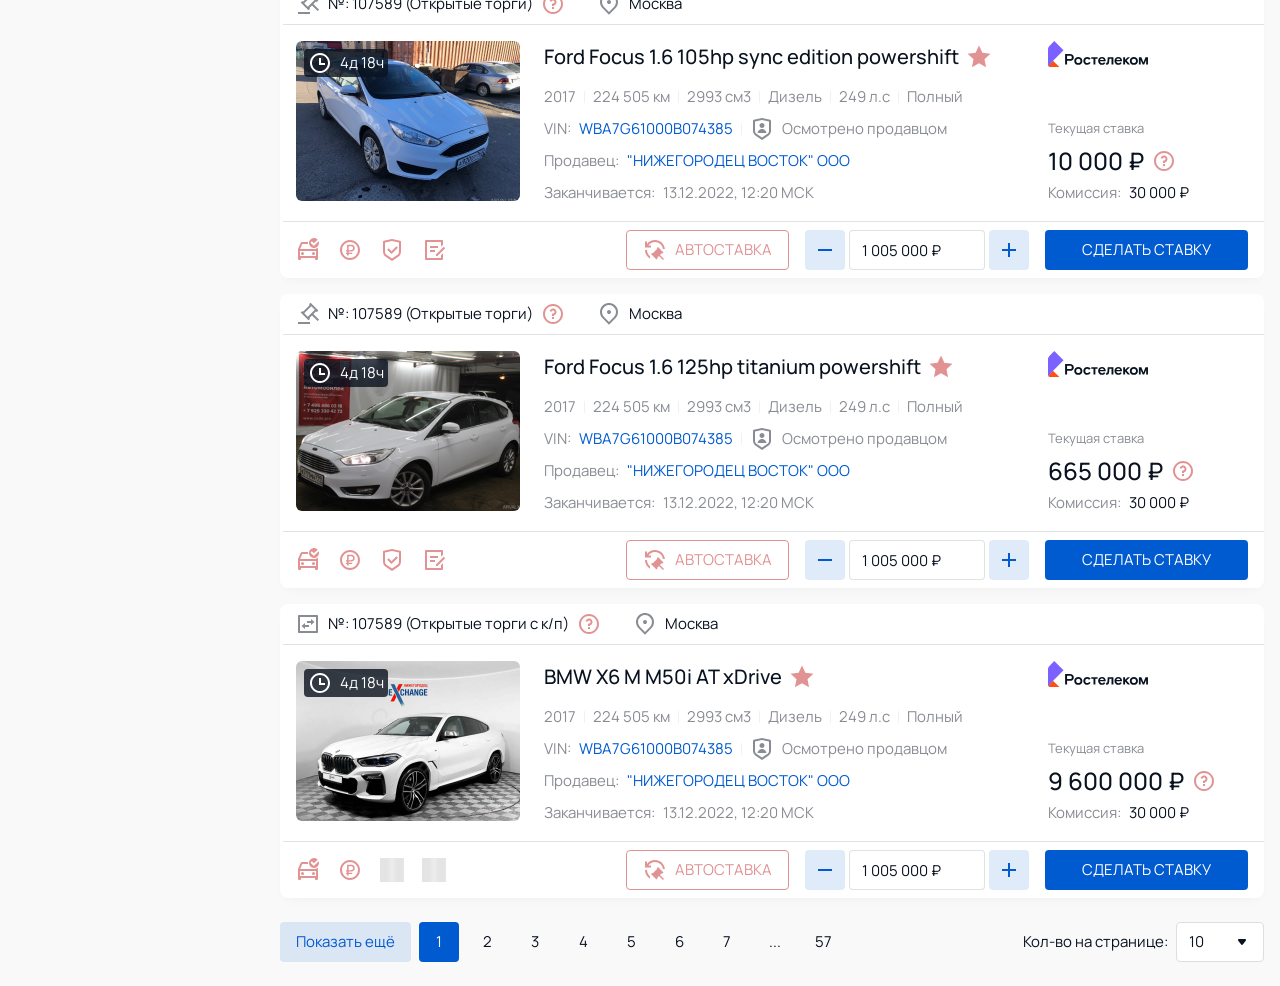
<file: favorites.html>
<!DOCTYPE html>
<html lang="ru">

<head>
	<title>Favorites Page</title>
	<meta charset="utf-8">
	<meta http-equiv="X-UA-Compatible" content="IE=edge">
	<meta name="format-detection" content="telephone=no" />
	<meta name="viewport" content="width=device-width, initial-scale=1, user-scalable=no">
	<link rel="stylesheet" href="css/favorites.css">
	<script src="js/static/frontend-works.js"></script>
</head>

<body>
	<div class="wrapper">
		<div class="sidebar">
			<div class="sidebar__content">
				<div class="sidebar__logo">
					<div class="sidebar__logo-small">
						<a href="#">
							<img src="images/logo/logo-small.svg" alt="logo">
						</a>
					</div>
					<div class="sidebar__logo-big">
						<a href="#">
							<img src="images/logo/logo.svg" alt="logo">
						</a>
					</div>
				</div>
				<div class="sidebar__lots active">
					<div class="sidebar__lots-title js-sidebar__lots-title">
						<span>Текущие торги</span>
					</div>
					<nav class="sidebar__lots-nav js-sidebar__lots-nav">
						<ul class="sidebar__lots-list">
							<li class="sidebar__lots-item">
								<a href="#" class="sidebar__lots-link active">Все лоты</a>
							</li>
							<li class="sidebar__lots-item">
								<a href="#" class="sidebar__lots-link">Легковые автомобили</a>
							</li>
							<li class="sidebar__lots-item">
								<a href="#" class="sidebar__lots-link">Грузовики</a>
							</li>
							<li class="sidebar__lots-item">
								<a href="#" class="sidebar__lots-link">Погрузчики</a>
							</li>
							<li class="sidebar__lots-item">
								<a href="#" class="sidebar__lots-link">Автобусы</a>
							</li>
							<li class="sidebar__lots-item">
								<a href="#" class="sidebar__lots-link">Сельскохозяйственная техника</a>
							</li>
						</ul>
					</nav>
				</div>
				<div class="sidebar__menu">
					<ul class="sidebar__menu-list">
						<li class="sidebar__menu-item">
							<a href="#" class="sidebar__menu-link">
								<i class="icon-star sidebar__menu-icon"></i>
								<span>Избранные лоты</span>
							</a>
						</li>
						<li class="sidebar__menu-item">
							<a href="#" class="sidebar__menu-link">
								<i class="icon-calendar sidebar__menu-icon"></i>
								<span>Календарь торгов</span>
							</a>
						</li>
						<li class="sidebar__menu-item">
							<a href="#" class="sidebar__menu-link">
								<i class="icon-account sidebar__menu-icon"></i>
								<span>Личный кабинет</span>
							</a>
						</li>
						<li class="sidebar__menu-item">
							<a href="#" class="sidebar__menu-link">
								<i class="icon-question sidebar__menu-icon"></i>
								<span>FAQ</span>
							</a>
						</li>
					</ul>
				</div>
				<div class="sidebar__footer">
					<div class="sidebar__copyright">© 2023 АвтоТорги.</div>
					<div class="sidebar__privacy">
						<a href="#">Пользовательское соглашение</a>
					</div>
				</div>
			</div>
		</div>
		<div class="main">
			<header class="header js-header">
				<a href="#" class="header__back-link"></a>
				<div class="header__logo">
					<a href="#">
						<img src="images/logo/logo-small.svg" alt="logo">
					</a>
				</div>
				<div class="header__title">
					<span>Избранные лоты</span>
				</div>
				<div class="header__right">
					<div class="header__notification"></div>
					<div class="header__time">11:22 МСК</div>
					<div class="header__account">
						<div class="account-person">
							<div class="account-person__pic">
								<img src="images/account-person/pic.svg" alt="avatar">
							</div>
							<!--<div class="account-person__without-pic">K</div>-->
							<div class="account-person__name">Константин</div>
							<a href="#" class="account-person__full-link"></a>
						</div>
					</div>
					<div class="header__logout-btn">
						<a href="#" class="logout-btn">Выйти</a>
					</div>
				</div>
				<div class="header__hamburger">
					<div class="hamburger js-hamburger"></div>
				</div>
			</header>
			<div class="mobile-menu js-mobile-menu">
				<div class="mobile-menu__account">
					<div class="mobile-menu__person">
						<div class="account-person">
							<div class="account-person__pic">
								<img src="images/account-person/pic.svg" alt="avatar">
							</div>
							<!--<div class="account-person__without-pic">K</div>-->
							<div class="account-person__name">Константин</div>
							<a href="#" class="account-person__full-link"></a>
						</div>
					</div>
					<div class="mobile-menu__logout-btn">
						<a href="#" class="logout-btn">Выйти</a>
					</div>
				</div>
				<div class="mobile-menu__lots">
					<div class="mobile-menu__lots-title js-mobile-menu__lots-title">
						<span>Текущие торги</span>
					</div>
					<nav class="mobile-menu__lots-nav js-mobile-menu__lots-nav">
						<ul class="mobile-menu__lots-list">
							<li class="mobile-menu__lots-item">
								<a href="#" class="mobile-menu__lots-link active">Все лоты</a>
							</li>
							<li class="mobile-menu__lots-item">
								<a href="#" class="mobile-menu__lots-link">Легковые автомобили</a>
							</li>
							<li class="mobile-menu__lots-item">
								<a href="#" class="mobile-menu__lots-link">Грузовики</a>
							</li>
							<li class="mobile-menu__lots-item">
								<a href="#" class="mobile-menu__lots-link">Погрузчики</a>
							</li>
							<li class="mobile-menu__lots-item">
								<a href="#" class="mobile-menu__lots-link">Автобусы</a>
							</li>
							<li class="mobile-menu__lots-item">
								<a href="#" class="mobile-menu__lots-link">Сельскохозяйственная техника</a>
							</li>
						</ul>
					</nav>
				</div>
				<div class="mobile-menu__menu">
					<ul class="mobile-menu__menu-list">
						<li class="mobile-menu__menu-item">
							<a href="#" class="mobile-menu__menu-link">
								<i class="icon-star mobile-menu__menu-icon"></i>
								<span>Избранные лоты</span>
							</a>
						</li>
						<li class="mobile-menu__menu-item">
							<a href="#" class="mobile-menu__menu-link">
								<i class="icon-calendar mobile-menu__menu-icon"></i>
								<span>Календарь торгов</span>
							</a>
						</li>
						<li class="mobile-menu__menu-item">
							<a href="#" class="mobile-menu__menu-link">
								<i class="icon-account mobile-menu__menu-icon"></i>
								<span>Личный кабинет</span>
							</a>
						</li>
						<li class="mobile-menu__menu-item">
							<a href="#" class="mobile-menu__menu-link">
								<i class="icon-question mobile-menu__menu-icon"></i>
								<span>FAQ</span>
							</a>
						</li>
					</ul>
				</div>
				<div class="mobile-menu__footer">
					<div class="mobile-menu__copyright">© 2023 АвтоТорги.</div>
					<div class="mobile-menu__privacy">
						<a href="#">Пользовательское соглашение</a>
					</div>
				</div>
			</div>
			<div class="main-content has-filter">
				<div class="filter js-filter">
					<div class="filter__shadow js-filter__shadow"></div>
					<div class="filter__wrapper">
						<div class="filter__top-mob">
							<div class="filter__title">Фильтр</div>
							<div class="filter__close-btn js-filter__close-btn"></div>
						</div>
						<div class="filter__content js-filter__content">
							<div class="filter__top-fields">
								<div class="filter__field">
									<div class="select-box">
										<select name="brand" class="select-box__select js-select-box__select js-select-box-filter allow-deselect" data-placeholder-text="Марка" data-show-search="true" data-allow-deselect="true">
											<option data-placeholder="true"></option>
											<option value="1">Audi</option>
											<option value="2">Bmw</option>
											<option value="3">Mercedes-Benz</option>
											<option value="4">Львовский Автопогрузчик</option>
											<option value="5">Мобильный сварочный агрегат на одноосном шасси</option>
										</select>
									</div>
								</div>
								<div class="filter__field">
									<div class="select-box">
										<select name="model" multiple="true" disabled="true" class="select-box__select js-select-box__select js-select-box-filter allow-deselect" data-placeholder-text="Модель" data-show-search="true" data-allow-deselect="true">
											<option data-placeholder="true"></option>
											<option value="1">x5</option>
											<option value="2">x6</option>
											<option value="3">x7</option>
											<option value="4">i7</option>
										</select>
									</div>
								</div>
								<div class="filter__field">
									<div class="select-box">
										<select name="transmission" class="select-box__select js-select-box__select js-select-box-filter allow-deselect" data-placeholder-text="КПП" data-show-search="true" data-allow-deselect="true">
											<option data-placeholder="true"></option>
											<option value="1">АКПП</option>
											<option value="2">Механика</option>
											<option value="3">МКПП</option>
											<option value="4">МКПП/АКПП</option>
										</select>
									</div>
								</div>
								<div class="filter__fields">
									<div class="filter__small-field">
										<div class="select-box">
											<select name="year-from" class="select-box__select js-select-box__select js-select-box-filter allow-deselect" data-placeholder-text="Год от" data-show-search="true" data-allow-deselect="true">
												<option data-placeholder="true"></option>
												<option value="1">1992</option>
												<option value="2">1993</option>
												<option value="3">1994</option>
												<option value="4">1995</option>
												<option value="5">1996</option>
												<option value="6">1997</option>
												<option value="7">1998</option>
											</select>
										</div>
									</div>
									<div class="filter__small-field">
										<div class="select-box">
											<select name="year-to" class="select-box__select js-select-box__select js-select-box-filter allow-deselect" data-placeholder-text="до" data-show-search="true" data-allow-deselect="true">
												<option data-placeholder="true"></option>
												<option value="1">2000</option>
												<option value="2">2001</option>
												<option value="3">2005</option>
												<option value="4">2008</option>
												<option value="5">2018</option>
												<option value="6">2022</option>
												<option value="7">2023</option>
											</select>
										</div>
									</div>
								</div>
								<div class="filter__fields">
									<div class="filter__small-field">
										<div class="select-box">
											<select name="mileage-from" class="select-box__select js-select-box__select js-select-box-filter allow-deselect" data-placeholder-text="Пробег от" data-show-search="true" data-allow-deselect="true">
												<option data-placeholder="true"></option>
												<option value="1">11.000</option>
												<option value="2">28.000</option>
												<option value="3">50.000</option>
											</select>
										</div>
									</div>
									<div class="filter__small-field">
										<div class="select-box">
											<select name="mileage-to" class="select-box__select js-select-box__select js-select-box-filter allow-deselect" data-placeholder-text="до" data-show-search="true" data-allow-deselect="true">
												<option data-placeholder="true"></option>
												<option value="1">30.000</option>
												<option value="2">60.000</option>
												<option value="3">85.000</option>
											</select>
										</div>
									</div>
								</div>
								<div class="filter__field">
									<div class="select-box">
										<select name="salesman" class="select-box__select js-select-box__select js-select-box-filter allow-deselect" data-placeholder-text="Продавец" data-show-search="true" data-allow-deselect="true">
											<option data-placeholder="true"></option>
											<option value="1">Empty</option>
										</select>
									</div>
								</div>
								<div class="filter__field">
									<div class="select-box">
										<select name="city" class="select-box__select js-select-box__select js-select-box-filter allow-deselect" data-placeholder-text="Город" data-show-search="true" data-allow-deselect="true">
											<option data-placeholder="true"></option>
											<option value="1">Москва</option>
											<option value="2">Санкт-Петербург</option>
										</select>
									</div>
								</div>
								<div class="filter__field">
									<div class="select-box">
										<select name="trade-type" class="select-box__select js-select-box__select js-select-box-filter allow-deselect" data-placeholder-text="Тип торгов" data-show-search="true" data-allow-deselect="true">
											<option data-placeholder="true"></option>
											<option value="1">Купить сейчас</option>
											<option value="2">Открытые торги</option>
										</select>
									</div>
								</div>
								<div class="filter__field">
									<div class="select-box">
										<select name="category" class="select-box__select js-select-box__select js-select-box-filter allow-deselect" data-placeholder-text="Категория" data-show-search="true" data-allow-deselect="true">
											<option data-placeholder="true"></option>
											<option value="1">Корпоративные парки</option>
											<option value="2">Лизинг и банки</option>
											<option value="3">Физические лица</option>
											<option value="4">Такси и прокат</option>
											<option value="5">Официальные дилеры</option>
											<option value="6">Водная техника</option>
										</select>
									</div>
								</div>
								<div class="filter__field">
									<div class="select-box">
										<select name="state" class="select-box__select js-select-box__select js-select-box-filter allow-deselect" data-placeholder-text="Состояние" data-show-search="true" data-allow-deselect="true">
											<option data-placeholder="true"></option>
											<option value="1">Кроме аварийных</option>
											<option value="2">Аварийные</option>
										</select>
									</div>
								</div>
							</div>
							<div class="filter__bottom-fields js-filter__bottom-fields">
								<div class="filter__fields">
									<div class="filter__small-field">
										<div class="select-box">
											<select name="volume-from" class="select-box__select js-select-box__select js-select-box-filter allow-deselect" data-placeholder-text="Объём от" data-show-search="true" data-allow-deselect="true">
												<option data-placeholder="true"></option>
												<option value="1">1600</option>
												<option value="2">1800</option>
												<option value="3">2000</option>
												<option value="4">2800</option>
											</select>
										</div>
									</div>
									<div class="filter__small-field">
										<div class="select-box">
											<select name="volume-to" class="select-box__select js-select-box__select js-select-box-filter allow-deselect" data-placeholder-text="до" data-show-search="true" data-allow-deselect="true">
												<option data-placeholder="true"></option>
												<option value="1">1600</option>
												<option value="2">1800</option>
												<option value="3">2000</option>
												<option value="4">2800</option>
												<option value="5">3000</option>
												<option value="6">8000</option>
											</select>
										</div>
									</div>
								</div>
								<div class="filter__field">
									<div class="select-box">
										<select name="engine" class="select-box__select js-select-box__select js-select-box-filter allow-deselect" data-placeholder-text="Двигатель" data-show-search="true" data-allow-deselect="true">
											<option data-placeholder="true"></option>
											<option value="1">Бензин</option>
											<option value="2">Дизель</option>
											<option value="3">Гибрид</option>
										</select>
									</div>
								</div>
								<div class="filter__field">
									<div class="select-box">
										<select name="color" class="select-box__select js-select-box__select js-select-box-filter allow-deselect" data-placeholder-text="Цвет" data-show-search="true" data-allow-deselect="true">
											<option data-placeholder="true"></option>
											<option value="1">Белый</option>
											<option value="2">Черный</option>
										</select>
									</div>
								</div>
								<div class="filter__field">
									<div class="select-box">
										<select name="climate-control" class="select-box__select js-select-box__select js-select-box-filter allow-deselect" data-placeholder-text="Климат-контроль" data-show-search="true" data-allow-deselect="true">
											<option data-placeholder="true"></option>
											<option value="1">Климат-контроль</option>
											<option value="2">Климат-контроль 2-зонный</option>
											<option value="3">Климат-контроль многозонный</option>
											<option value="4">Кондиционер</option>
										</select>
									</div>
								</div>
								<div class="filter__field">
									<div class="select-box">
										<select name="upholstery" class="select-box__select js-select-box__select js-select-box-filter allow-deselect" data-placeholder-text="Обивка салона" data-show-search="true" data-allow-deselect="true">
											<option data-placeholder="true"></option>
											<option value="1">Кожа</option>
											<option value="2">Ткань</option>
										</select>
									</div>
								</div>
								<div class="filter__field">
									<div class="select-box">
										<select name="VAT" class="select-box__select js-select-box__select js-select-box-filter allow-deselect" data-placeholder-text="НДС" data-show-search="true" data-allow-deselect="true">
											<option data-placeholder="true"></option>
											<option value="1">НДС не облагается</option>
											<option value="2">НДС включен</option>
										</select>
									</div>
								</div>
								<div class="filter__field">
									<div class="select-box">
										<select name="body-type" class="select-box__select js-select-box__select js-select-box-filter allow-deselect" data-placeholder-text="Тип кузова" data-show-search="true" data-allow-deselect="true">
											<option data-placeholder="true"></option>
											<option value="1">Седан</option>
											<option value="2">Универсал</option>
											<option value="3">Пикап</option>
										</select>
									</div>
								</div>
								<div class="filter__field">
									<div class="select-box">
										<select name="drive-unit" class="select-box__select js-select-box__select js-select-box-filter allow-deselect" data-placeholder-text="Привод" data-show-search="true" data-allow-deselect="true">
											<option data-placeholder="true"></option>
											<option value="1">4х2</option>
											<option value="2">4х4</option>
											<option value="3">Заднеприводный с подключаемым передним</option>
										</select>
									</div>
								</div>
							</div>
							<div class="filter__bottom">
								<button class="filter__toggle-btn js-filter__toggle-btn">Еще</button>
								<div class="filter__btns">
									<a href="#" class="filter__reset-btn">Сбросить</a>
									<a href="#" class="filter__apply-btn">Показать 357 лотов </a>
								</div>
							</div>
						</div>
					</div>
				</div>
				<button type="button" class="filter-open-btn js-filter-open-btn hide-desktop">Фильтр</button>
				<div class="sort-line ">
					<div class="sort-line__showed-count">Показано 360 лотов</div>
					<div class="sort-line__search">
						<div class="search-line">
							<form class="search-line__form">
								<input type="input" class="search-line__input" placeholder="Поиск" />
								<div class="search-line__btns">
									<button type="button" class="search-line__btn"></button>
									<button type="reset" class="search-line__reset"></button>
								</div>
							</form>
						</div>
					</div>
					<div class="sort-line__sort">
						<div class="select-box">
							<select name="sort" class="select-box__select js-select-box__select  " data-placeholder-text="Сортировать">
								<option data-placeholder="true"></option>
								<option value="1">По умолчанию</option>
								<option value="2">Название</option>
								<option value="3">Цена</option>
								<option value="4">Время завершения</option>
								<option value="5">Время старта</option>
							</select>
						</div>
					</div>
					<div class="sort-line__sort-asc-desc">
						<button type="button" class="sort-line__asc active" title="Сортировать по возрастанию"></button>
						<button type="button" class="sort-line__desc" title="Сортировать по убыванию"></button>
					</div>
					<div class="sort-line__sort-count">
						<div class="sort-line__sort-count-title">Кол-во на странице:</div>
						<div class="sort-line__sort-count-box">
							<div class="select-box">
								<select name="show-count" class="select-box__select js-select-box__select  ">
									<option value="1">10</option>
									<option value="2">25</option>
									<option value="3">50</option>
									<option value="4">100</option>
								</select>
							</div>
						</div>
					</div>
				</div>
				<div class="lots">
					<div class="lots__item">
						<div class="
            lot-card
            
            
            js-lot-card
        ">
							<div class="lot-card__top">
								<div class="lot-card__type">
									<span class="lot-card__type-icon-left">
										<i class="icon-bids"></i>
									</span>
									<span>№: 107589 (Открытые торги)</span>
									<span class="lot-card__type-icon-right">
										<i class="icon-question-pink"></i>
									</span>
								</div>
								<div class="lot-card__city">Москва</div>
							</div>
							<div class="lot-card__content">
								<div class="lot-card__photo">
									<a href="#">
										<picture>
											<img class="lazyload" data-src="images/lots/pic.jpg" alt="photo">
										</picture>
									</a>
									<div class="lot-card__timer">
										<div class="lot-timer">4д 18ч</div>
									</div>
								</div>
								<div class="lot-card__desc">
									<div class="lot-card__name">
										<a href="#">BMW 7 серии 730Ld xDrive 3.0d AT</a>
										<div class="lot-card__favorite">
											<div class="favorite active"></div>
										</div>
									</div>
									<div class="lot-card__tech-infos">
										<div class="lot-card__tech-info" data-tippy-theme="small" data-tippy-placement="top" data-tippy-content="Год"><span>2017</span></div>
										<div class="lot-card__tech-info" data-tippy-theme="small" data-tippy-placement="top" data-tippy-placement="top" data-tippy-content="Пробег"><span>224 505 км</span></div>
										<div class="lot-card__tech-info" data-tippy-theme="small" data-tippy-placement="top" data-tippy-placement="top" data-tippy-content="Объём"><span>2993 см3</span></div>
										<div class="lot-card__tech-info" data-tippy-theme="small" data-tippy-placement="top" data-tippy-placement="top" data-tippy-content="Тип двигателя"><span>Дизель</span></div>
										<div class="lot-card__tech-info" data-tippy-theme="small" data-tippy-placement="top" data-tippy-placement="top" data-tippy-content="Мощность"><span>249 л.с</span></div>
										<div class="lot-card__tech-info" data-tippy-theme="small" data-tippy-placement="top" data-tippy-placement="top" data-tippy-content="Привод"><span>Полный</span></div>
									</div>
									<div class="lot-card__car-info lot-card__toggle-show js-lot-card__toggle-show">
										<div class="lot-card__property">
											<span class="lot-card__property-key">VIN:</span>
											<span class="lot-card__property-value colored">WBA7G61000B074385</span>
										</div>
										<div class="lot-card__car-info-vert-line"></div>
										<div class="lot-card__checked">Осмотрено продавцом</div>
									</div>
									<div class="lot-card__type hide-desktop">
										<span class="lot-card__type-icon-left">
											<i class="icon-bids"></i>
										</span>
										<span>№: 107589 (Открытые торги)</span>
										<span class="lot-card__type-icon-right">
											<i class="icon-question-pink"></i>
										</span>
									</div>
									<div class="lot-card__city lot-card__toggle-show js-lot-card__toggle-show hide-desktop">Москва</div>
									<div class="lot-card__property">
										<span class="lot-card__property-key">Продавец:</span>
										<span class="lot-card__property-value colored">"НИЖЕГОРОДЕЦ ВОСТОК" ООО</span>
									</div>
									<div class="lot-card__property">
										<span class="lot-card__property-key">Заканчивается:</span>
										<span class="lot-card__property-value">13.12.2022, 12:20 МСК</span>
									</div>
									<div class="lot-card__property lot-card__toggle-show js-lot-card__toggle-show hide-desktop">
										<span class="lot-card__property-key">Комиссия:</span>
										<span class="lot-card__property-value colored-b">30 000 ₽</span>
									</div>
								</div>
								<div class="lot-card__content-right">
									<div class="lot-card__company-logo">
										<picture>
											<img class="lazyload" data-src="images/lot-card/company-logo.svg" alt="logo">
										</picture>
									</div>
									<div class="lot-card__current-rate">
										<div class="lot-card__current-rate-prop">Текущая ставка</div>
										<div class="lot-card__current-rate-val">
											<span>1 000 000 ₽</span>
											<span class="lot-card__current-rate-val-icon">
												<i class="icon-question-pink"></i>
											</span>
										</div>
									</div>
									<div class="lot-card__commission">
										<span class="lot-card__commission-prop">Комиссия:</span>
										<span class="lot-card__commission-val">30 000 ₽</span>
									</div>
								</div>
							</div>
							<div class="lot-card__bottom-wrap lot-card__toggle-show js-lot-card__toggle-show">
								<div class="lot-card__bottom">
									<div class="lot-card__icons">
										<div class="lot-card__icon" data-tippy-theme="small" data-tippy-placement="top" data-tippy-placement="top" data-tippy-content="Проверить в базе ГИБДД">
											<img class="lazyload" data-src="images/lot-card/icons/car-check.svg" alt="icon">
										</div>
										<div class="lot-card__icon" data-tippy-theme="small" data-tippy-placement="top" data-tippy-placement="top" data-tippy-content="Проверить в базе ГИБДД">
											<img class="lazyload" data-src="images/lot-card/icons/money-circle.svg" alt="icon">
										</div>
										<div class="lot-card__icon" data-tippy-theme="small" data-tippy-placement="top" data-tippy-placement="top" data-tippy-content="Проверить в базе ГИБДД">
											<img class="lazyload" data-src="images/lot-card/icons/check.svg" alt="icon">
										</div>
										<div class="lot-card__icon" data-tippy-theme="small" data-tippy-placement="top" data-tippy-placement="top" data-tippy-content="Проверить в базе ГИБДД">
											<img class="lazyload" data-src="images/lot-card/icons/draft.svg" alt="icon">
										</div>
									</div>
									<div class="lot-card__bottom-right">
										<div class="lot-card__auto-bet-btn">
											<button type="button" class="auto-bet-btn ">
												<i class="icon-bids-auto"></i>
												<span>Автоставка</span>
											</button>
										</div>
										<div class="lot-card__set-bet-price">
											<div class="set-bet-price ">
												<button type="button" class="set-bet-price__btn minus"></button>
												<input class="set-bet-price__input" value="1 005 000 ₽" />
												<button type="button" class="set-bet-price__btn plus"></button>
											</div>
										</div>
										<div class="lot-card__make-bet-btn">
											<button type="button" class="make-bet-btn ">Сделать ставку</button>
										</div>
									</div>
								</div>
							</div>
							<div class="lot-card__bottom-mob hide-desktop">
								<div class="lot-card__toggle-btn js-lot-card__toggle-btn">ещё</div>
								<div class="lot-card__current-rate">
									<div class="lot-card__current-rate-prop">Текущая ставка</div>
									<div class="lot-card__current-rate-val">
										<span>1 000 000 ₽</span>
										<span class="lot-card__current-rate-val-icon">
											<i class="icon-question-pink"></i>
										</span>
									</div>
								</div>
							</div>
						</div>
					</div>
					<div class="lots__item">
						<div class="
            lot-card
            
            
            js-lot-card
        ">
							<div class="lot-card__top">
								<div class="lot-card__type">
									<span class="lot-card__type-icon-left">
										<i class="icon-bids"></i>
									</span>
									<span>№: 107589 (Открытые торги)</span>
									<span class="lot-card__type-icon-right">
										<i class="icon-question-pink"></i>
									</span>
								</div>
								<div class="lot-card__city">Москва</div>
							</div>
							<div class="lot-card__content">
								<div class="lot-card__photo">
									<a href="#">
										<picture>
											<img class="lazyload" data-src="images/lots/pic-2.jpg" alt="photo">
										</picture>
									</a>
									<div class="lot-card__timer">
										<div class="lot-timer">4д 18ч</div>
									</div>
								</div>
								<div class="lot-card__desc">
									<div class="lot-card__name">
										<a href="#">Alfa Romeo 159 1.8 MT</a>
										<div class="lot-card__favorite">
											<div class="favorite active"></div>
										</div>
									</div>
									<div class="lot-card__tech-infos">
										<div class="lot-card__tech-info" data-tippy-theme="small" data-tippy-placement="top" data-tippy-content="Год"><span>2017</span></div>
										<div class="lot-card__tech-info" data-tippy-theme="small" data-tippy-placement="top" data-tippy-placement="top" data-tippy-content="Пробег"><span>224 505 км</span></div>
										<div class="lot-card__tech-info" data-tippy-theme="small" data-tippy-placement="top" data-tippy-placement="top" data-tippy-content="Объём"><span>2993 см3</span></div>
										<div class="lot-card__tech-info" data-tippy-theme="small" data-tippy-placement="top" data-tippy-placement="top" data-tippy-content="Тип двигателя"><span>Дизель</span></div>
										<div class="lot-card__tech-info" data-tippy-theme="small" data-tippy-placement="top" data-tippy-placement="top" data-tippy-content="Мощность"><span>249 л.с</span></div>
										<div class="lot-card__tech-info" data-tippy-theme="small" data-tippy-placement="top" data-tippy-placement="top" data-tippy-content="Привод"><span>Полный</span></div>
									</div>
									<div class="lot-card__car-info lot-card__toggle-show js-lot-card__toggle-show">
										<div class="lot-card__property">
											<span class="lot-card__property-key">VIN:</span>
											<span class="lot-card__property-value colored">WBA7G61000B074385</span>
										</div>
										<div class="lot-card__car-info-vert-line"></div>
										<div class="lot-card__checked">Осмотрено продавцом</div>
									</div>
									<div class="lot-card__type hide-desktop">
										<span class="lot-card__type-icon-left">
											<i class="icon-bids"></i>
										</span>
										<span>№: 107589 (Открытые торги)</span>
										<span class="lot-card__type-icon-right">
											<i class="icon-question-pink"></i>
										</span>
									</div>
									<div class="lot-card__city lot-card__toggle-show js-lot-card__toggle-show hide-desktop">Москва</div>
									<div class="lot-card__property">
										<span class="lot-card__property-key">Продавец:</span>
										<span class="lot-card__property-value colored">"НИЖЕГОРОДЕЦ ВОСТОК" ООО</span>
									</div>
									<div class="lot-card__property">
										<span class="lot-card__property-key">Заканчивается:</span>
										<span class="lot-card__property-value">13.12.2022, 12:20 МСК</span>
									</div>
									<div class="lot-card__property lot-card__toggle-show js-lot-card__toggle-show hide-desktop">
										<span class="lot-card__property-key">Комиссия:</span>
										<span class="lot-card__property-value colored-b">30 000 ₽</span>
									</div>
								</div>
								<div class="lot-card__content-right">
									<div class="lot-card__company-logo">
										<picture>
											<img class="lazyload" data-src="images/lot-card/company-logo.svg" alt="logo">
										</picture>
									</div>
									<div class="lot-card__current-rate">
										<div class="lot-card__current-rate-prop">Текущая ставка</div>
										<div class="lot-card__current-rate-val">
											<span>1 000 000 ₽</span>
											<span class="lot-card__current-rate-val-icon">
												<i class="icon-question-pink"></i>
											</span>
										</div>
									</div>
									<div class="lot-card__commission">
										<span class="lot-card__commission-prop">Комиссия:</span>
										<span class="lot-card__commission-val">30 000 ₽</span>
									</div>
								</div>
							</div>
							<div class="lot-card__bottom-wrap lot-card__toggle-show js-lot-card__toggle-show">
								<div class="lot-card__bottom">
									<div class="lot-card__icons">
										<div class="lot-card__icon" data-tippy-theme="small" data-tippy-placement="top" data-tippy-placement="top" data-tippy-content="Проверить в базе ГИБДД">
											<img class="lazyload" data-src="images/lot-card/icons/car-check.svg" alt="icon">
										</div>
										<div class="lot-card__icon" data-tippy-theme="small" data-tippy-placement="top" data-tippy-placement="top" data-tippy-content="Проверить в базе ГИБДД">
											<img class="lazyload" data-src="images/lot-card/icons/money-circle.svg" alt="icon">
										</div>
										<div class="lot-card__icon" data-tippy-theme="small" data-tippy-placement="top" data-tippy-placement="top" data-tippy-content="Проверить в базе ГИБДД">
											<img class="lazyload" data-src="images/lot-card/icons/check.svg" alt="icon">
										</div>
										<div class="lot-card__icon" data-tippy-theme="small" data-tippy-placement="top" data-tippy-placement="top" data-tippy-content="Проверить в базе ГИБДД">
											<img class="lazyload" data-src="images/lot-card/icons/draft.svg" alt="icon">
										</div>
									</div>
									<div class="lot-card__bottom-right">
										<div class="lot-card__auto-bet-btn">
											<button type="button" class="auto-bet-btn ">
												<i class="icon-bids-auto"></i>
												<span>Автоставка</span>
											</button>
										</div>
										<div class="lot-card__set-bet-price">
											<div class="set-bet-price ">
												<button type="button" class="set-bet-price__btn minus"></button>
												<input class="set-bet-price__input" value="1 005 000 ₽" />
												<button type="button" class="set-bet-price__btn plus"></button>
											</div>
										</div>
										<div class="lot-card__make-bet-btn">
											<button type="button" class="make-bet-btn ">Сделать ставку</button>
										</div>
									</div>
								</div>
							</div>
							<div class="lot-card__bottom-mob hide-desktop">
								<div class="lot-card__toggle-btn js-lot-card__toggle-btn">ещё</div>
								<div class="lot-card__current-rate">
									<div class="lot-card__current-rate-prop">Текущая ставка</div>
									<div class="lot-card__current-rate-val">
										<span>1 000 000 ₽</span>
										<span class="lot-card__current-rate-val-icon">
											<i class="icon-question-pink"></i>
										</span>
									</div>
								</div>
							</div>
						</div>
					</div>
					<div class="lots__item">
						<div class="
            lot-card
            
            
            js-lot-card
        ">
							<div class="lot-card__top">
								<div class="lot-card__type">
									<span class="lot-card__type-icon-left">
										<i class="icon-bids-box"></i>
									</span>
									<span>№: 107589 (Открытые торги с к/п)</span>
									<span class="lot-card__type-icon-right">
										<i class="icon-question-pink"></i>
									</span>
								</div>
								<div class="lot-card__city">Москва</div>
							</div>
							<div class="lot-card__content">
								<div class="lot-card__photo">
									<a href="#">
										<picture>
											<img class="lazyload" data-src="images/lots/pic-3.jpg" alt="photo">
										</picture>
									</a>
									<div class="lot-card__timer">
										<div class="lot-timer">4д 18ч</div>
									</div>
								</div>
								<div class="lot-card__desc">
									<div class="lot-card__name">
										<a href="#">BMW M8 Competition 4.4 AT</a>
										<div class="lot-card__favorite">
											<div class="favorite active"></div>
										</div>
									</div>
									<div class="lot-card__tech-infos">
										<div class="lot-card__tech-info" data-tippy-theme="small" data-tippy-placement="top" data-tippy-content="Год"><span>2017</span></div>
										<div class="lot-card__tech-info" data-tippy-theme="small" data-tippy-placement="top" data-tippy-placement="top" data-tippy-content="Пробег"><span>224 505 км</span></div>
										<div class="lot-card__tech-info" data-tippy-theme="small" data-tippy-placement="top" data-tippy-placement="top" data-tippy-content="Объём"><span>2993 см3</span></div>
										<div class="lot-card__tech-info" data-tippy-theme="small" data-tippy-placement="top" data-tippy-placement="top" data-tippy-content="Тип двигателя"><span>Дизель</span></div>
										<div class="lot-card__tech-info" data-tippy-theme="small" data-tippy-placement="top" data-tippy-placement="top" data-tippy-content="Мощность"><span>249 л.с</span></div>
										<div class="lot-card__tech-info" data-tippy-theme="small" data-tippy-placement="top" data-tippy-placement="top" data-tippy-content="Привод"><span>Полный</span></div>
									</div>
									<div class="lot-card__car-info lot-card__toggle-show js-lot-card__toggle-show">
										<div class="lot-card__property">
											<span class="lot-card__property-key">VIN:</span>
											<span class="lot-card__property-value colored">WBA7G61000B074385</span>
										</div>
										<div class="lot-card__car-info-vert-line"></div>
										<div class="lot-card__checked">Осмотрено продавцом</div>
									</div>
									<div class="lot-card__type hide-desktop">
										<span class="lot-card__type-icon-left">
											<i class="icon-bids-box"></i>
										</span>
										<span>№: 107589 (Открытые торги с к/п)</span>
										<span class="lot-card__type-icon-right">
											<i class="icon-question-pink"></i>
										</span>
									</div>
									<div class="lot-card__city lot-card__toggle-show js-lot-card__toggle-show hide-desktop">Москва</div>
									<div class="lot-card__property">
										<span class="lot-card__property-key">Продавец:</span>
										<span class="lot-card__property-value colored">"НИЖЕГОРОДЕЦ ВОСТОК" ООО</span>
									</div>
									<div class="lot-card__property">
										<span class="lot-card__property-key">Заканчивается:</span>
										<span class="lot-card__property-value">13.12.2022, 12:20 МСК</span>
									</div>
									<div class="lot-card__property lot-card__toggle-show js-lot-card__toggle-show hide-desktop">
										<span class="lot-card__property-key">Комиссия:</span>
										<span class="lot-card__property-value colored-b">30 000 ₽</span>
									</div>
								</div>
								<div class="lot-card__content-right">
									<div class="lot-card__company-logo">
										<picture>
											<img class="lazyload" data-src="images/lot-card/company-logo.svg" alt="logo">
										</picture>
									</div>
									<div class="lot-card__current-rate">
										<div class="lot-card__current-rate-prop">Текущая ставка</div>
										<div class="lot-card__current-rate-val">
											<span>10 660 000 ₽</span>
											<span class="lot-card__current-rate-val-icon">
												<i class="icon-question-pink"></i>
											</span>
										</div>
									</div>
									<div class="lot-card__commission">
										<span class="lot-card__commission-prop">Комиссия:</span>
										<span class="lot-card__commission-val">30 000 ₽</span>
									</div>
								</div>
							</div>
							<div class="lot-card__bottom-wrap lot-card__toggle-show js-lot-card__toggle-show">
								<div class="lot-card__bottom">
									<div class="lot-card__icons">
										<div class="lot-card__icon" data-tippy-theme="small" data-tippy-placement="top" data-tippy-placement="top" data-tippy-content="Проверить в базе ГИБДД">
											<img class="lazyload" data-src="images/lot-card/icons/car-check.svg" alt="icon">
										</div>
										<div class="lot-card__icon" data-tippy-theme="small" data-tippy-placement="top" data-tippy-placement="top" data-tippy-content="Проверить в базе ГИБДД">
											<img class="lazyload" data-src="images/lot-card/icons/money-circle.svg" alt="icon">
										</div>
										<div class="lot-card__icon" data-tippy-theme="small" data-tippy-placement="top" data-tippy-placement="top" data-tippy-content="Проверить в базе ГИБДД">
											<img class="lazyload" data-src="images/lot-card/icons/check.svg" alt="icon">
										</div>
										<div class="lot-card__icon" data-tippy-theme="small" data-tippy-placement="top" data-tippy-placement="top" data-tippy-content="Проверить в базе ГИБДД">
											<img class="lazyload" data-src="images/lot-card/icons/draft.svg" alt="icon">
										</div>
									</div>
									<div class="lot-card__bottom-right">
										<div class="lot-card__auto-bet-btn">
											<button type="button" class="auto-bet-btn ">
												<i class="icon-bids-auto"></i>
												<span>Автоставка</span>
											</button>
										</div>
										<div class="lot-card__set-bet-price">
											<div class="set-bet-price ">
												<button type="button" class="set-bet-price__btn minus"></button>
												<input class="set-bet-price__input" value="1 005 000 ₽" />
												<button type="button" class="set-bet-price__btn plus"></button>
											</div>
										</div>
										<div class="lot-card__make-bet-btn">
											<button type="button" class="make-bet-btn ">Сделать ставку</button>
										</div>
									</div>
								</div>
							</div>
							<div class="lot-card__bottom-mob hide-desktop">
								<div class="lot-card__toggle-btn js-lot-card__toggle-btn">ещё</div>
								<div class="lot-card__current-rate">
									<div class="lot-card__current-rate-prop">Текущая ставка</div>
									<div class="lot-card__current-rate-val">
										<span>10 660 000 ₽</span>
										<span class="lot-card__current-rate-val-icon">
											<i class="icon-question-pink"></i>
										</span>
									</div>
								</div>
							</div>
						</div>
					</div>
					<div class="lots__item">
						<div class="
            lot-card
            
            
            js-lot-card
        ">
							<div class="lot-card__top">
								<div class="lot-card__type">
									<span class="lot-card__type-icon-left">
										<i class="icon-bids"></i>
									</span>
									<span>№: 107589 (Открытые торги)</span>
									<span class="lot-card__type-icon-right">
										<i class="icon-question-pink"></i>
									</span>
								</div>
								<div class="lot-card__city">Москва</div>
							</div>
							<div class="lot-card__content">
								<div class="lot-card__photo">
									<a href="#">
										<picture>
											<img class="lazyload" data-src="images/lots/pic-4.jpg" alt="photo">
										</picture>
									</a>
									<div class="lot-card__timer">
										<div class="lot-timer">4д 18ч</div>
									</div>
								</div>
								<div class="lot-card__desc">
									<div class="lot-card__name">
										<a href="#">Chevrolet Cruze 1.6 MT</a>
										<div class="lot-card__favorite">
											<div class="favorite active"></div>
										</div>
									</div>
									<div class="lot-card__tech-infos">
										<div class="lot-card__tech-info" data-tippy-theme="small" data-tippy-placement="top" data-tippy-content="Год"><span>2017</span></div>
										<div class="lot-card__tech-info" data-tippy-theme="small" data-tippy-placement="top" data-tippy-placement="top" data-tippy-content="Пробег"><span>224 505 км</span></div>
										<div class="lot-card__tech-info" data-tippy-theme="small" data-tippy-placement="top" data-tippy-placement="top" data-tippy-content="Объём"><span>2993 см3</span></div>
										<div class="lot-card__tech-info" data-tippy-theme="small" data-tippy-placement="top" data-tippy-placement="top" data-tippy-content="Тип двигателя"><span>Дизель</span></div>
										<div class="lot-card__tech-info" data-tippy-theme="small" data-tippy-placement="top" data-tippy-placement="top" data-tippy-content="Мощность"><span>249 л.с</span></div>
										<div class="lot-card__tech-info" data-tippy-theme="small" data-tippy-placement="top" data-tippy-placement="top" data-tippy-content="Привод"><span>Полный</span></div>
									</div>
									<div class="lot-card__car-info lot-card__toggle-show js-lot-card__toggle-show">
										<div class="lot-card__property">
											<span class="lot-card__property-key">VIN:</span>
											<span class="lot-card__property-value colored">WBA7G61000B074385</span>
										</div>
										<div class="lot-card__car-info-vert-line"></div>
										<div class="lot-card__checked">Осмотрено продавцом</div>
									</div>
									<div class="lot-card__type hide-desktop">
										<span class="lot-card__type-icon-left">
											<i class="icon-bids"></i>
										</span>
										<span>№: 107589 (Открытые торги)</span>
										<span class="lot-card__type-icon-right">
											<i class="icon-question-pink"></i>
										</span>
									</div>
									<div class="lot-card__city lot-card__toggle-show js-lot-card__toggle-show hide-desktop">Москва</div>
									<div class="lot-card__property">
										<span class="lot-card__property-key">Продавец:</span>
										<span class="lot-card__property-value colored">"НИЖЕГОРОДЕЦ ВОСТОК" ООО</span>
									</div>
									<div class="lot-card__property">
										<span class="lot-card__property-key">Заканчивается:</span>
										<span class="lot-card__property-value">13.12.2022, 12:20 МСК</span>
									</div>
									<div class="lot-card__property lot-card__toggle-show js-lot-card__toggle-show hide-desktop">
										<span class="lot-card__property-key">Комиссия:</span>
										<span class="lot-card__property-value colored-b">30 000 ₽</span>
									</div>
								</div>
								<div class="lot-card__content-right">
									<div class="lot-card__company-logo">
										<picture>
											<img class="lazyload" data-src="images/lot-card/company-logo.svg" alt="logo">
										</picture>
									</div>
									<div class="lot-card__current-rate">
										<div class="lot-card__current-rate-prop">Текущая ставка</div>
										<div class="lot-card__current-rate-val">
											<span>477 800 ₽</span>
											<span class="lot-card__current-rate-val-icon">
												<i class="icon-question-pink"></i>
											</span>
										</div>
									</div>
									<div class="lot-card__commission">
										<span class="lot-card__commission-prop">Комиссия:</span>
										<span class="lot-card__commission-val">30 000 ₽</span>
									</div>
								</div>
							</div>
							<div class="lot-card__bottom-wrap lot-card__toggle-show js-lot-card__toggle-show">
								<div class="lot-card__bottom">
									<div class="lot-card__icons">
										<div class="lot-card__icon" data-tippy-theme="small" data-tippy-placement="top" data-tippy-placement="top" data-tippy-content="Проверить в базе ГИБДД">
											<img class="lazyload" data-src="images/lot-card/icons/car-check.svg" alt="icon">
										</div>
										<div class="lot-card__icon" data-tippy-theme="small" data-tippy-placement="top" data-tippy-placement="top" data-tippy-content="Проверить в базе ГИБДД">
											<img class="lazyload" data-src="images/lot-card/icons/money-circle.svg" alt="icon">
										</div>
										<div class="lot-card__icon" data-tippy-theme="small" data-tippy-placement="top" data-tippy-placement="top" data-tippy-content="Проверить в базе ГИБДД">
											<img class="lazyload" data-src="images/lot-card/icons/check.svg" alt="icon">
										</div>
										<div class="lot-card__icon" data-tippy-theme="small" data-tippy-placement="top" data-tippy-placement="top" data-tippy-content="Проверить в базе ГИБДД">
											<img class="lazyload" data-src="images/lot-card/icons/draft.svg" alt="icon">
										</div>
									</div>
									<div class="lot-card__bottom-right">
										<div class="lot-card__auto-bet-btn">
											<button type="button" class="auto-bet-btn ">
												<i class="icon-bids-auto"></i>
												<span>Автоставка</span>
											</button>
										</div>
										<div class="lot-card__set-bet-price">
											<div class="set-bet-price ">
												<button type="button" class="set-bet-price__btn minus"></button>
												<input class="set-bet-price__input" value="1 005 000 ₽" />
												<button type="button" class="set-bet-price__btn plus"></button>
											</div>
										</div>
										<div class="lot-card__make-bet-btn">
											<button type="button" class="make-bet-btn ">Сделать ставку</button>
										</div>
									</div>
								</div>
							</div>
							<div class="lot-card__bottom-mob hide-desktop">
								<div class="lot-card__toggle-btn js-lot-card__toggle-btn">ещё</div>
								<div class="lot-card__current-rate">
									<div class="lot-card__current-rate-prop">Текущая ставка</div>
									<div class="lot-card__current-rate-val">
										<span>477 800 ₽</span>
										<span class="lot-card__current-rate-val-icon">
											<i class="icon-question-pink"></i>
										</span>
									</div>
								</div>
							</div>
						</div>
					</div>
					<div class="lots__item">
						<div class="
            lot-card
            
            
            js-lot-card
        ">
							<div class="lot-card__top">
								<div class="lot-card__type">
									<span class="lot-card__type-icon-left">
										<i class="icon-bids"></i>
									</span>
									<span>№: 107589 (Открытые торги)</span>
									<span class="lot-card__type-icon-right">
										<i class="icon-question-pink"></i>
									</span>
								</div>
								<div class="lot-card__city">Москва</div>
							</div>
							<div class="lot-card__content">
								<div class="lot-card__photo">
									<a href="#">
										<picture>
											<img class="lazyload" data-src="images/lots/pic-5.jpg" alt="photo">
										</picture>
									</a>
									<div class="lot-card__timer">
										<div class="lot-timer">4д 18ч</div>
									</div>
								</div>
								<div class="lot-card__desc">
									<div class="lot-card__name">
										<a href="#">Ford Focus 1.6 105hp sync edition powershift</a>
										<div class="lot-card__favorite">
											<div class="favorite active"></div>
										</div>
									</div>
									<div class="lot-card__tech-infos">
										<div class="lot-card__tech-info" data-tippy-theme="small" data-tippy-placement="top" data-tippy-content="Год"><span>2017</span></div>
										<div class="lot-card__tech-info" data-tippy-theme="small" data-tippy-placement="top" data-tippy-placement="top" data-tippy-content="Пробег"><span>224 505 км</span></div>
										<div class="lot-card__tech-info" data-tippy-theme="small" data-tippy-placement="top" data-tippy-placement="top" data-tippy-content="Объём"><span>2993 см3</span></div>
										<div class="lot-card__tech-info" data-tippy-theme="small" data-tippy-placement="top" data-tippy-placement="top" data-tippy-content="Тип двигателя"><span>Дизель</span></div>
										<div class="lot-card__tech-info" data-tippy-theme="small" data-tippy-placement="top" data-tippy-placement="top" data-tippy-content="Мощность"><span>249 л.с</span></div>
										<div class="lot-card__tech-info" data-tippy-theme="small" data-tippy-placement="top" data-tippy-placement="top" data-tippy-content="Привод"><span>Полный</span></div>
									</div>
									<div class="lot-card__car-info lot-card__toggle-show js-lot-card__toggle-show">
										<div class="lot-card__property">
											<span class="lot-card__property-key">VIN:</span>
											<span class="lot-card__property-value colored">WBA7G61000B074385</span>
										</div>
										<div class="lot-card__car-info-vert-line"></div>
										<div class="lot-card__checked">Осмотрено продавцом</div>
									</div>
									<div class="lot-card__type hide-desktop">
										<span class="lot-card__type-icon-left">
											<i class="icon-bids"></i>
										</span>
										<span>№: 107589 (Открытые торги)</span>
										<span class="lot-card__type-icon-right">
											<i class="icon-question-pink"></i>
										</span>
									</div>
									<div class="lot-card__city lot-card__toggle-show js-lot-card__toggle-show hide-desktop">Москва</div>
									<div class="lot-card__property">
										<span class="lot-card__property-key">Продавец:</span>
										<span class="lot-card__property-value colored">"НИЖЕГОРОДЕЦ ВОСТОК" ООО</span>
									</div>
									<div class="lot-card__property">
										<span class="lot-card__property-key">Заканчивается:</span>
										<span class="lot-card__property-value">13.12.2022, 12:20 МСК</span>
									</div>
									<div class="lot-card__property lot-card__toggle-show js-lot-card__toggle-show hide-desktop">
										<span class="lot-card__property-key">Комиссия:</span>
										<span class="lot-card__property-value colored-b">30 000 ₽</span>
									</div>
								</div>
								<div class="lot-card__content-right">
									<div class="lot-card__company-logo">
										<picture>
											<img class="lazyload" data-src="images/lot-card/company-logo.svg" alt="logo">
										</picture>
									</div>
									<div class="lot-card__current-rate">
										<div class="lot-card__current-rate-prop">Текущая ставка</div>
										<div class="lot-card__current-rate-val">
											<span>10 000 ₽</span>
											<span class="lot-card__current-rate-val-icon">
												<i class="icon-question-pink"></i>
											</span>
										</div>
									</div>
									<div class="lot-card__commission">
										<span class="lot-card__commission-prop">Комиссия:</span>
										<span class="lot-card__commission-val">30 000 ₽</span>
									</div>
								</div>
							</div>
							<div class="lot-card__bottom-wrap lot-card__toggle-show js-lot-card__toggle-show">
								<div class="lot-card__bottom">
									<div class="lot-card__icons">
										<div class="lot-card__icon" data-tippy-theme="small" data-tippy-placement="top" data-tippy-placement="top" data-tippy-content="Проверить в базе ГИБДД">
											<img class="lazyload" data-src="images/lot-card/icons/car-check.svg" alt="icon">
										</div>
										<div class="lot-card__icon" data-tippy-theme="small" data-tippy-placement="top" data-tippy-placement="top" data-tippy-content="Проверить в базе ГИБДД">
											<img class="lazyload" data-src="images/lot-card/icons/money-circle.svg" alt="icon">
										</div>
										<div class="lot-card__icon" data-tippy-theme="small" data-tippy-placement="top" data-tippy-placement="top" data-tippy-content="Проверить в базе ГИБДД">
											<img class="lazyload" data-src="images/lot-card/icons/check.svg" alt="icon">
										</div>
										<div class="lot-card__icon" data-tippy-theme="small" data-tippy-placement="top" data-tippy-placement="top" data-tippy-content="Проверить в базе ГИБДД">
											<img class="lazyload" data-src="images/lot-card/icons/draft.svg" alt="icon">
										</div>
									</div>
									<div class="lot-card__bottom-right">
										<div class="lot-card__auto-bet-btn">
											<button type="button" class="auto-bet-btn ">
												<i class="icon-bids-auto"></i>
												<span>Автоставка</span>
											</button>
										</div>
										<div class="lot-card__set-bet-price">
											<div class="set-bet-price ">
												<button type="button" class="set-bet-price__btn minus"></button>
												<input class="set-bet-price__input" value="1 005 000 ₽" />
												<button type="button" class="set-bet-price__btn plus"></button>
											</div>
										</div>
										<div class="lot-card__make-bet-btn">
											<button type="button" class="make-bet-btn ">Сделать ставку</button>
										</div>
									</div>
								</div>
							</div>
							<div class="lot-card__bottom-mob hide-desktop">
								<div class="lot-card__toggle-btn js-lot-card__toggle-btn">ещё</div>
								<div class="lot-card__current-rate">
									<div class="lot-card__current-rate-prop">Текущая ставка</div>
									<div class="lot-card__current-rate-val">
										<span>10 000 ₽</span>
										<span class="lot-card__current-rate-val-icon">
											<i class="icon-question-pink"></i>
										</span>
									</div>
								</div>
							</div>
						</div>
					</div>
					<div class="lots__item">
						<div class="
            lot-card
            
            
            js-lot-card
        ">
							<div class="lot-card__top">
								<div class="lot-card__type">
									<span class="lot-card__type-icon-left">
										<i class="icon-bids"></i>
									</span>
									<span>№: 107589 (Открытые торги)</span>
									<span class="lot-card__type-icon-right">
										<i class="icon-question-pink"></i>
									</span>
								</div>
								<div class="lot-card__city">Москва</div>
							</div>
							<div class="lot-card__content">
								<div class="lot-card__photo">
									<a href="#">
										<picture>
											<img class="lazyload" data-src="images/lots/pic-6.jpg" alt="photo">
										</picture>
									</a>
									<div class="lot-card__timer">
										<div class="lot-timer">4д 18ч</div>
									</div>
								</div>
								<div class="lot-card__desc">
									<div class="lot-card__name">
										<a href="#">Ford Focus 1.6 125hp titanium powershift</a>
										<div class="lot-card__favorite">
											<div class="favorite active"></div>
										</div>
									</div>
									<div class="lot-card__tech-infos">
										<div class="lot-card__tech-info" data-tippy-theme="small" data-tippy-placement="top" data-tippy-content="Год"><span>2017</span></div>
										<div class="lot-card__tech-info" data-tippy-theme="small" data-tippy-placement="top" data-tippy-placement="top" data-tippy-content="Пробег"><span>224 505 км</span></div>
										<div class="lot-card__tech-info" data-tippy-theme="small" data-tippy-placement="top" data-tippy-placement="top" data-tippy-content="Объём"><span>2993 см3</span></div>
										<div class="lot-card__tech-info" data-tippy-theme="small" data-tippy-placement="top" data-tippy-placement="top" data-tippy-content="Тип двигателя"><span>Дизель</span></div>
										<div class="lot-card__tech-info" data-tippy-theme="small" data-tippy-placement="top" data-tippy-placement="top" data-tippy-content="Мощность"><span>249 л.с</span></div>
										<div class="lot-card__tech-info" data-tippy-theme="small" data-tippy-placement="top" data-tippy-placement="top" data-tippy-content="Привод"><span>Полный</span></div>
									</div>
									<div class="lot-card__car-info lot-card__toggle-show js-lot-card__toggle-show">
										<div class="lot-card__property">
											<span class="lot-card__property-key">VIN:</span>
											<span class="lot-card__property-value colored">WBA7G61000B074385</span>
										</div>
										<div class="lot-card__car-info-vert-line"></div>
										<div class="lot-card__checked">Осмотрено продавцом</div>
									</div>
									<div class="lot-card__type hide-desktop">
										<span class="lot-card__type-icon-left">
											<i class="icon-bids"></i>
										</span>
										<span>№: 107589 (Открытые торги)</span>
										<span class="lot-card__type-icon-right">
											<i class="icon-question-pink"></i>
										</span>
									</div>
									<div class="lot-card__city lot-card__toggle-show js-lot-card__toggle-show hide-desktop">Москва</div>
									<div class="lot-card__property">
										<span class="lot-card__property-key">Продавец:</span>
										<span class="lot-card__property-value colored">"НИЖЕГОРОДЕЦ ВОСТОК" ООО</span>
									</div>
									<div class="lot-card__property">
										<span class="lot-card__property-key">Заканчивается:</span>
										<span class="lot-card__property-value">13.12.2022, 12:20 МСК</span>
									</div>
									<div class="lot-card__property lot-card__toggle-show js-lot-card__toggle-show hide-desktop">
										<span class="lot-card__property-key">Комиссия:</span>
										<span class="lot-card__property-value colored-b">30 000 ₽</span>
									</div>
								</div>
								<div class="lot-card__content-right">
									<div class="lot-card__company-logo">
										<picture>
											<img class="lazyload" data-src="images/lot-card/company-logo.svg" alt="logo">
										</picture>
									</div>
									<div class="lot-card__current-rate">
										<div class="lot-card__current-rate-prop">Текущая ставка</div>
										<div class="lot-card__current-rate-val">
											<span>665 000 ₽</span>
											<span class="lot-card__current-rate-val-icon">
												<i class="icon-question-pink"></i>
											</span>
										</div>
									</div>
									<div class="lot-card__commission">
										<span class="lot-card__commission-prop">Комиссия:</span>
										<span class="lot-card__commission-val">30 000 ₽</span>
									</div>
								</div>
							</div>
							<div class="lot-card__bottom-wrap lot-card__toggle-show js-lot-card__toggle-show">
								<div class="lot-card__bottom">
									<div class="lot-card__icons">
										<div class="lot-card__icon" data-tippy-theme="small" data-tippy-placement="top" data-tippy-placement="top" data-tippy-content="Проверить в базе ГИБДД">
											<img class="lazyload" data-src="images/lot-card/icons/car-check.svg" alt="icon">
										</div>
										<div class="lot-card__icon" data-tippy-theme="small" data-tippy-placement="top" data-tippy-placement="top" data-tippy-content="Проверить в базе ГИБДД">
											<img class="lazyload" data-src="images/lot-card/icons/money-circle.svg" alt="icon">
										</div>
										<div class="lot-card__icon" data-tippy-theme="small" data-tippy-placement="top" data-tippy-placement="top" data-tippy-content="Проверить в базе ГИБДД">
											<img class="lazyload" data-src="images/lot-card/icons/check.svg" alt="icon">
										</div>
										<div class="lot-card__icon" data-tippy-theme="small" data-tippy-placement="top" data-tippy-placement="top" data-tippy-content="Проверить в базе ГИБДД">
											<img class="lazyload" data-src="images/lot-card/icons/draft.svg" alt="icon">
										</div>
									</div>
									<div class="lot-card__bottom-right">
										<div class="lot-card__auto-bet-btn">
											<button type="button" class="auto-bet-btn ">
												<i class="icon-bids-auto"></i>
												<span>Автоставка</span>
											</button>
										</div>
										<div class="lot-card__set-bet-price">
											<div class="set-bet-price ">
												<button type="button" class="set-bet-price__btn minus"></button>
												<input class="set-bet-price__input" value="1 005 000 ₽" />
												<button type="button" class="set-bet-price__btn plus"></button>
											</div>
										</div>
										<div class="lot-card__make-bet-btn">
											<button type="button" class="make-bet-btn ">Сделать ставку</button>
										</div>
									</div>
								</div>
							</div>
							<div class="lot-card__bottom-mob hide-desktop">
								<div class="lot-card__toggle-btn js-lot-card__toggle-btn">ещё</div>
								<div class="lot-card__current-rate">
									<div class="lot-card__current-rate-prop">Текущая ставка</div>
									<div class="lot-card__current-rate-val">
										<span>665 000 ₽</span>
										<span class="lot-card__current-rate-val-icon">
											<i class="icon-question-pink"></i>
										</span>
									</div>
								</div>
							</div>
						</div>
					</div>
					<div class="lots__item">
						<div class="
            lot-card
            
            
            js-lot-card
        ">
							<div class="lot-card__top">
								<div class="lot-card__type">
									<span class="lot-card__type-icon-left">
										<i class="icon-bids-box"></i>
									</span>
									<span>№: 107589 (Открытые торги с к/п)</span>
									<span class="lot-card__type-icon-right">
										<i class="icon-question-pink"></i>
									</span>
								</div>
								<div class="lot-card__city">Москва</div>
							</div>
							<div class="lot-card__content">
								<div class="lot-card__photo">
									<a href="#">
										<picture>
											<img class="lazyload" data-src="images/lots/pic-7.jpg" alt="photo">
										</picture>
									</a>
									<div class="lot-card__timer">
										<div class="lot-timer">4д 18ч</div>
									</div>
								</div>
								<div class="lot-card__desc">
									<div class="lot-card__name">
										<a href="#">BMW X6 M M50i AT xDrive</a>
										<div class="lot-card__favorite">
											<div class="favorite active"></div>
										</div>
									</div>
									<div class="lot-card__tech-infos">
										<div class="lot-card__tech-info" data-tippy-theme="small" data-tippy-placement="top" data-tippy-content="Год"><span>2017</span></div>
										<div class="lot-card__tech-info" data-tippy-theme="small" data-tippy-placement="top" data-tippy-placement="top" data-tippy-content="Пробег"><span>224 505 км</span></div>
										<div class="lot-card__tech-info" data-tippy-theme="small" data-tippy-placement="top" data-tippy-placement="top" data-tippy-content="Объём"><span>2993 см3</span></div>
										<div class="lot-card__tech-info" data-tippy-theme="small" data-tippy-placement="top" data-tippy-placement="top" data-tippy-content="Тип двигателя"><span>Дизель</span></div>
										<div class="lot-card__tech-info" data-tippy-theme="small" data-tippy-placement="top" data-tippy-placement="top" data-tippy-content="Мощность"><span>249 л.с</span></div>
										<div class="lot-card__tech-info" data-tippy-theme="small" data-tippy-placement="top" data-tippy-placement="top" data-tippy-content="Привод"><span>Полный</span></div>
									</div>
									<div class="lot-card__car-info lot-card__toggle-show js-lot-card__toggle-show">
										<div class="lot-card__property">
											<span class="lot-card__property-key">VIN:</span>
											<span class="lot-card__property-value colored">WBA7G61000B074385</span>
										</div>
										<div class="lot-card__car-info-vert-line"></div>
										<div class="lot-card__checked">Осмотрено продавцом</div>
									</div>
									<div class="lot-card__type hide-desktop">
										<span class="lot-card__type-icon-left">
											<i class="icon-bids-box"></i>
										</span>
										<span>№: 107589 (Открытые торги с к/п)</span>
										<span class="lot-card__type-icon-right">
											<i class="icon-question-pink"></i>
										</span>
									</div>
									<div class="lot-card__city lot-card__toggle-show js-lot-card__toggle-show hide-desktop">Москва</div>
									<div class="lot-card__property">
										<span class="lot-card__property-key">Продавец:</span>
										<span class="lot-card__property-value colored">"НИЖЕГОРОДЕЦ ВОСТОК" ООО</span>
									</div>
									<div class="lot-card__property">
										<span class="lot-card__property-key">Заканчивается:</span>
										<span class="lot-card__property-value">13.12.2022, 12:20 МСК</span>
									</div>
									<div class="lot-card__property lot-card__toggle-show js-lot-card__toggle-show hide-desktop">
										<span class="lot-card__property-key">Комиссия:</span>
										<span class="lot-card__property-value colored-b">30 000 ₽</span>
									</div>
								</div>
								<div class="lot-card__content-right">
									<div class="lot-card__company-logo">
										<picture>
											<img class="lazyload" data-src="images/lot-card/company-logo.svg" alt="logo">
										</picture>
									</div>
									<div class="lot-card__current-rate">
										<div class="lot-card__current-rate-prop">Текущая ставка</div>
										<div class="lot-card__current-rate-val">
											<span>9 600 000 ₽</span>
											<span class="lot-card__current-rate-val-icon">
												<i class="icon-question-pink"></i>
											</span>
										</div>
									</div>
									<div class="lot-card__commission">
										<span class="lot-card__commission-prop">Комиссия:</span>
										<span class="lot-card__commission-val">30 000 ₽</span>
									</div>
								</div>
							</div>
							<div class="lot-card__bottom-wrap lot-card__toggle-show js-lot-card__toggle-show">
								<div class="lot-card__bottom">
									<div class="lot-card__icons">
										<div class="lot-card__icon" data-tippy-theme="small" data-tippy-placement="top" data-tippy-placement="top" data-tippy-content="Проверить в базе ГИБДД">
											<img class="lazyload" data-src="images/lot-card/icons/car-check.svg" alt="icon">
										</div>
										<div class="lot-card__icon" data-tippy-theme="small" data-tippy-placement="top" data-tippy-placement="top" data-tippy-content="Проверить в базе ГИБДД">
											<img class="lazyload" data-src="images/lot-card/icons/money-circle.svg" alt="icon">
										</div>
										<div class="lot-card__icon" data-tippy-theme="small" data-tippy-placement="top" data-tippy-placement="top" data-tippy-content="Проверить в базе ГИБДД">
											<img class="lazyload" data-src="images/lot-card/icons/check.svg" alt="icon">
										</div>
										<div class="lot-card__icon" data-tippy-theme="small" data-tippy-placement="top" data-tippy-placement="top" data-tippy-content="Проверить в базе ГИБДД">
											<img class="lazyload" data-src="images/lot-card/icons/draft.svg" alt="icon">
										</div>
									</div>
									<div class="lot-card__bottom-right">
										<div class="lot-card__auto-bet-btn">
											<button type="button" class="auto-bet-btn ">
												<i class="icon-bids-auto"></i>
												<span>Автоставка</span>
											</button>
										</div>
										<div class="lot-card__set-bet-price">
											<div class="set-bet-price ">
												<button type="button" class="set-bet-price__btn minus"></button>
												<input class="set-bet-price__input" value="1 005 000 ₽" />
												<button type="button" class="set-bet-price__btn plus"></button>
											</div>
										</div>
										<div class="lot-card__make-bet-btn">
											<button type="button" class="make-bet-btn ">Сделать ставку</button>
										</div>
									</div>
								</div>
							</div>
							<div class="lot-card__bottom-mob hide-desktop">
								<div class="lot-card__toggle-btn js-lot-card__toggle-btn">ещё</div>
								<div class="lot-card__current-rate">
									<div class="lot-card__current-rate-prop">Текущая ставка</div>
									<div class="lot-card__current-rate-val">
										<span>9 600 000 ₽</span>
										<span class="lot-card__current-rate-val-icon">
											<i class="icon-question-pink"></i>
										</span>
									</div>
								</div>
							</div>
						</div>
					</div>
				</div>
				<div class="pagination">
					<button type="buttom" class="pagination__load-more">Показать ещё</button>
					<ul class="pagination__list">
						<li class="pagination__item ">
							<a href="#" class="pagination__link active">1</a>
						</li>
						<li class="pagination__item ">
							<a href="#" class="pagination__link ">2</a>
						</li>
						<li class="pagination__item ">
							<a href="#" class="pagination__link ">3</a>
						</li>
						<li class="pagination__item ">
							<a href="#" class="pagination__link ">4</a>
						</li>
						<li class="pagination__item pagination__item_hide-mob">
							<a href="#" class="pagination__link ">5</a>
						</li>
						<li class="pagination__item pagination__item_hide-mob">
							<a href="#" class="pagination__link ">6</a>
						</li>
						<li class="pagination__item ">
							<a href="#" class="pagination__link ">7</a>
						</li>
						<li class="pagination__item">
							<span class="pagination__dotted">...</span>
						</li>
						<li class="pagination__item">
							<a href="#" class="pagination__link">57</a>
						</li>
					</ul>
					<div class="pagination__show-count">
						<div class="pagination__show-count-title">Кол-во на странице:</div>
						<div class="pagination__show-count-box">
							<div class="select-box">
								<select name="show-count" class="select-box__select js-select-box__select  ">
									<option value="1">10</option>
									<option value="2">25</option>
									<option value="3">50</option>
									<option value="4">100</option>
								</select>
							</div>
						</div>
					</div>
				</div>
			</div>
		</div>
	</div>
	<!-- /.wrapper -->
	<script src="js/favorites.bundle.js"></script>
</body>

</html>
</file>
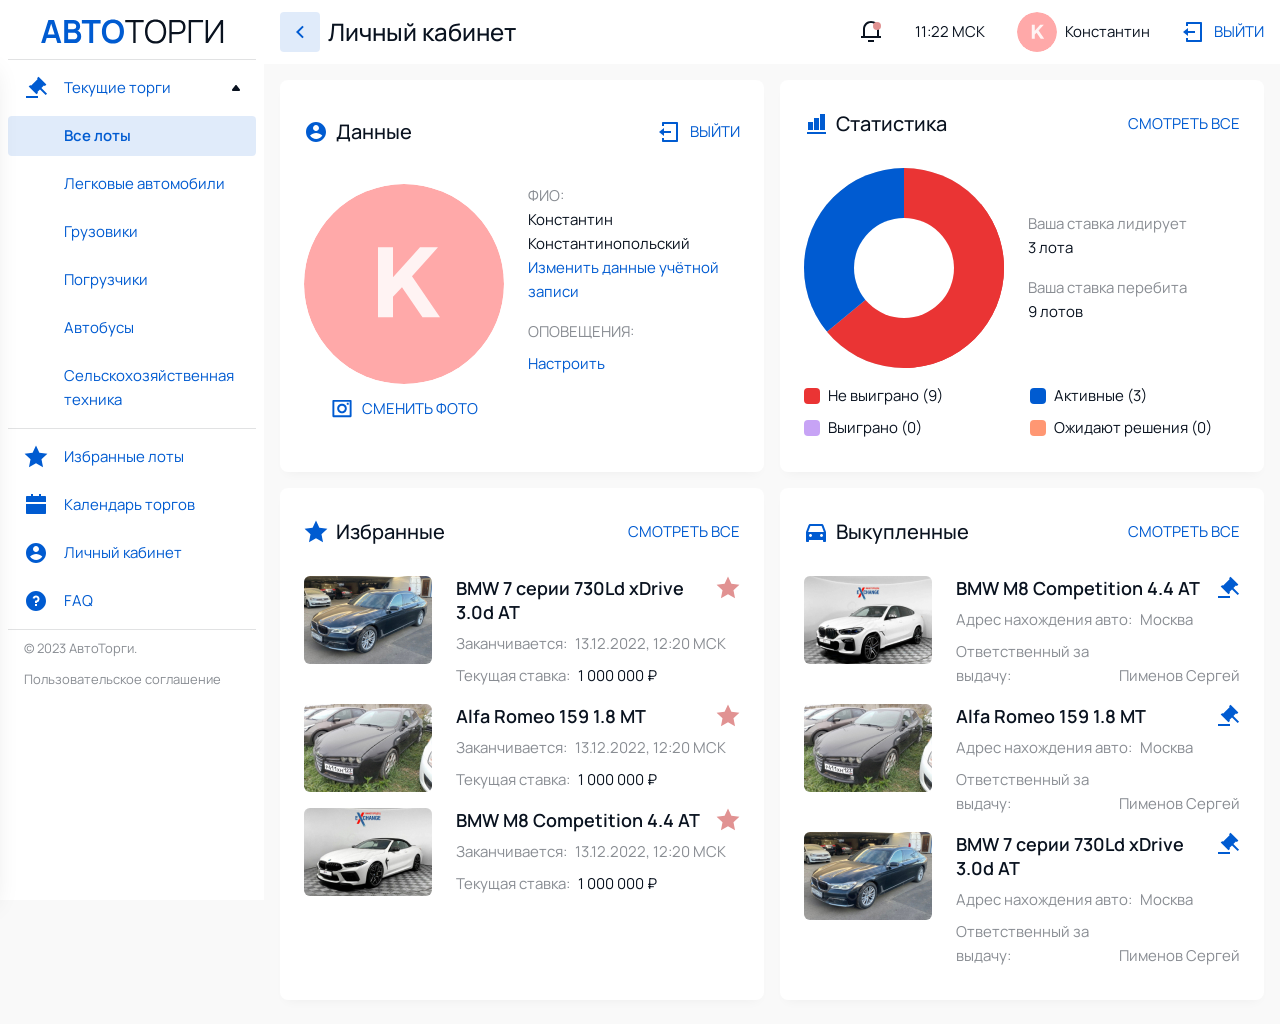
<file: lk.html>
<!DOCTYPE html>
<html lang="ru">

<head>
	<title>Lk Page</title>
	<meta charset="utf-8">
	<meta http-equiv="X-UA-Compatible" content="IE=edge">
	<meta name="format-detection" content="telephone=no" />
	<meta name="viewport" content="width=device-width, initial-scale=1, user-scalable=no">
	<link rel="stylesheet" href="css/lk.css">
	<script src="js/static/frontend-works.js"></script>
</head>

<body>
	<div class="wrapper">
		<div class="sidebar">
			<div class="sidebar__content">
				<div class="sidebar__logo">
					<div class="sidebar__logo-small">
						<a href="#">
							<img src="images/logo/logo-small.svg" alt="logo">
						</a>
					</div>
					<div class="sidebar__logo-big">
						<a href="#">
							<img src="images/logo/logo.svg" alt="logo">
						</a>
					</div>
				</div>
				<div class="sidebar__lots active">
					<div class="sidebar__lots-title js-sidebar__lots-title">
						<span>Текущие торги</span>
					</div>
					<nav class="sidebar__lots-nav js-sidebar__lots-nav">
						<ul class="sidebar__lots-list">
							<li class="sidebar__lots-item">
								<a href="#" class="sidebar__lots-link active">Все лоты</a>
							</li>
							<li class="sidebar__lots-item">
								<a href="#" class="sidebar__lots-link">Легковые автомобили</a>
							</li>
							<li class="sidebar__lots-item">
								<a href="#" class="sidebar__lots-link">Грузовики</a>
							</li>
							<li class="sidebar__lots-item">
								<a href="#" class="sidebar__lots-link">Погрузчики</a>
							</li>
							<li class="sidebar__lots-item">
								<a href="#" class="sidebar__lots-link">Автобусы</a>
							</li>
							<li class="sidebar__lots-item">
								<a href="#" class="sidebar__lots-link">Сельскохозяйственная техника</a>
							</li>
						</ul>
					</nav>
				</div>
				<div class="sidebar__menu">
					<ul class="sidebar__menu-list">
						<li class="sidebar__menu-item">
							<a href="#" class="sidebar__menu-link">
								<i class="icon-star sidebar__menu-icon"></i>
								<span>Избранные лоты</span>
							</a>
						</li>
						<li class="sidebar__menu-item">
							<a href="#" class="sidebar__menu-link">
								<i class="icon-calendar sidebar__menu-icon"></i>
								<span>Календарь торгов</span>
							</a>
						</li>
						<li class="sidebar__menu-item">
							<a href="#" class="sidebar__menu-link">
								<i class="icon-account sidebar__menu-icon"></i>
								<span>Личный кабинет</span>
							</a>
						</li>
						<li class="sidebar__menu-item">
							<a href="#" class="sidebar__menu-link">
								<i class="icon-question sidebar__menu-icon"></i>
								<span>FAQ</span>
							</a>
						</li>
					</ul>
				</div>
				<div class="sidebar__footer">
					<div class="sidebar__copyright">© 2023 АвтоТорги.</div>
					<div class="sidebar__privacy">
						<a href="#">Пользовательское соглашение</a>
					</div>
				</div>
			</div>
		</div>
		<div class="main">
			<header class="header js-header">
				<a href="#" class="header__back-link"></a>
				<div class="header__logo">
					<a href="#">
						<img src="images/logo/logo-small.svg" alt="logo">
					</a>
				</div>
				<div class="header__title">
					<span>Личный кабинет</span>
				</div>
				<div class="header__right">
					<div class="header__notification"></div>
					<div class="header__time">11:22 МСК</div>
					<div class="header__account">
						<div class="account-person">
							<div class="account-person__pic">
								<img src="images/account-person/pic.svg" alt="avatar">
							</div>
							<!--<div class="account-person__without-pic">K</div>-->
							<div class="account-person__name">Константин</div>
							<a href="#" class="account-person__full-link"></a>
						</div>
					</div>
					<div class="header__logout-btn">
						<a href="#" class="logout-btn">Выйти</a>
					</div>
				</div>
				<div class="header__hamburger">
					<div class="hamburger js-hamburger"></div>
				</div>
			</header>
			<div class="mobile-menu js-mobile-menu">
				<div class="mobile-menu__account">
					<div class="mobile-menu__person">
						<div class="account-person">
							<div class="account-person__pic">
								<img src="images/account-person/pic.svg" alt="avatar">
							</div>
							<!--<div class="account-person__without-pic">K</div>-->
							<div class="account-person__name">Константин</div>
							<a href="#" class="account-person__full-link"></a>
						</div>
					</div>
					<div class="mobile-menu__logout-btn">
						<a href="#" class="logout-btn">Выйти</a>
					</div>
				</div>
				<div class="mobile-menu__lots">
					<div class="mobile-menu__lots-title js-mobile-menu__lots-title">
						<span>Текущие торги</span>
					</div>
					<nav class="mobile-menu__lots-nav js-mobile-menu__lots-nav">
						<ul class="mobile-menu__lots-list">
							<li class="mobile-menu__lots-item">
								<a href="#" class="mobile-menu__lots-link active">Все лоты</a>
							</li>
							<li class="mobile-menu__lots-item">
								<a href="#" class="mobile-menu__lots-link">Легковые автомобили</a>
							</li>
							<li class="mobile-menu__lots-item">
								<a href="#" class="mobile-menu__lots-link">Грузовики</a>
							</li>
							<li class="mobile-menu__lots-item">
								<a href="#" class="mobile-menu__lots-link">Погрузчики</a>
							</li>
							<li class="mobile-menu__lots-item">
								<a href="#" class="mobile-menu__lots-link">Автобусы</a>
							</li>
							<li class="mobile-menu__lots-item">
								<a href="#" class="mobile-menu__lots-link">Сельскохозяйственная техника</a>
							</li>
						</ul>
					</nav>
				</div>
				<div class="mobile-menu__menu">
					<ul class="mobile-menu__menu-list">
						<li class="mobile-menu__menu-item">
							<a href="#" class="mobile-menu__menu-link">
								<i class="icon-star mobile-menu__menu-icon"></i>
								<span>Избранные лоты</span>
							</a>
						</li>
						<li class="mobile-menu__menu-item">
							<a href="#" class="mobile-menu__menu-link">
								<i class="icon-calendar mobile-menu__menu-icon"></i>
								<span>Календарь торгов</span>
							</a>
						</li>
						<li class="mobile-menu__menu-item">
							<a href="#" class="mobile-menu__menu-link">
								<i class="icon-account mobile-menu__menu-icon"></i>
								<span>Личный кабинет</span>
							</a>
						</li>
						<li class="mobile-menu__menu-item">
							<a href="#" class="mobile-menu__menu-link">
								<i class="icon-question mobile-menu__menu-icon"></i>
								<span>FAQ</span>
							</a>
						</li>
					</ul>
				</div>
				<div class="mobile-menu__footer">
					<div class="mobile-menu__copyright">© 2023 АвтоТорги.</div>
					<div class="mobile-menu__privacy">
						<a href="#">Пользовательское соглашение</a>
					</div>
				</div>
			</div>
			<div class="main-content">
				<div class="lk">
					<div class="lk-profile">
						<div class="lk-profile__top">
							<div class="lk-profile__title">Данные</div>
							<div class="lk-profile__logout">
								<a href="#" class="logout-btn">Выйти</a>
							</div>
						</div>
						<div class="lk-profile__author">
							<div class="lk-profile__photo">
								<div class="lk-profile__pic">
									<img class="lazyload" data-src="images/lk/profile/avatar.svg" alt="picture">
								</div>
								<!-- Нижняя разметка для вывода блок без фото -->
								<!-- <div class="lk-profile__without-pic">K</div> -->
								<div class="lk-profile__change-photo">
									<label class="lk-profile__change-photo-btn">
										<input type="file" accept=".png, .jpg, .jpeg">
										<span>Сменить фото</span>
									</label>
								</div>
							</div>
							<div class="lk-profile__data">
								<div class="lk-profile__full-name">
									<div class="lk-profile__prop">ФИО:</div>
									<div class="lk-profile__val">Константин Константинопольский</div>
									<button type="button" class="lk-profile__change">Изменить данные учётной записи</button>
								</div>
								<div class="lk-profile__alert">
									<div class="lk-profile__prop">ОПОВЕЩЕНИЯ:</div>
									<button type="button" class="lk-profile__change">Настроить</button>
								</div>
							</div>
						</div>
					</div>
					<div class="lk-statistics">
						<div class="lk-statistics__top">
							<div class="lk-statistics__title">Статистика</div>
							<div class="lk-statistics__see-all-link">
								<a href="#">Смотреть все</a>
							</div>
						</div>
						<div class="lk-statistics__row">
							<div class="lk-statistics__circle">
								<div class="lk-pie-chart">
									<div class="lk-pie-chart__inner">
										<div class="lk-pie-chart__pieces">
											<div class="lk-pie-chart__pie lk-pie-chart__pie_big lk-pie-chart__pie_default" style="--start: 0;--end: 100;"></div>
											<div class="lk-pie-chart__pie lk-pie-chart__pie_big" style="--start: 0;--end: 64;"></div>
											<div class="lk-pie-chart__pie" style="--start: 0;--end: 0;"></div>
											<div class="lk-pie-chart__pie" style="--start: 64;--end: 100;"></div>
											<div class="lk-pie-chart__pie" style="--start: 0;--end: 0;"></div>
										</div>
									</div>
								</div>
							</div>
							<div class="lk-statistics__data">
								<div class="lk-statistics__properties">
									<div class="lk-statistics__property">
										<div class="lk-statistics__prop">Ваша ставка лидирует</div>
										<div class="lk-statistics__val">3 лота</div>
									</div>
									<div class="lk-statistics__property">
										<div class="lk-statistics__prop">Ваша ставка перебита</div>
										<div class="lk-statistics__val">9 лотов</div>
									</div>
								</div>
							</div>
						</div>
						<div class="lk-statistics__states">
							<div class="lk-statistics__state">Не выиграно (9)</div>
							<div class="lk-statistics__state">Выиграно (0)</div>
							<div class="lk-statistics__state">Активные (3)</div>
							<div class="lk-statistics__state">Ожидают решения (0)</div>
						</div>
					</div>
					<div class="lk-favorites">
						<div class="lk-favorites__top">
							<div class="lk-favorites__title">Избранные</div>
							<div class="lk-favorites__see-all-link">
								<a href="#">Смотреть все</a>
							</div>
						</div>
						<div class="lk-favorites__lots">
							<div class="lk-favorites__lot">
								<div class="small-card-lot">
									<div class="small-card-lot__photo">
										<a href="#">
											<picture>
												<img class="lazyload" data-src="images/lk/favorites/pic.jpg" alt="pic">
											</picture>
										</a>
									</div>
									<div class="small-card-lot__desc">
										<div class="small-card-lot__name">
											<a href="#">
												<span>BMW 7 серии 730Ld xDrive 3.0d AT</span>
											</a>
											<div class="small-card-lot__favorite">
												<div class="favorite active"></div>
											</div>
										</div>
										<div class="small-card-lot__properties">
											<div class="small-card-lot__property">
												<div class="small-card-lot__property-prop">Заканчивается:</div>
												<div class="small-card-lot__property-val ">13.12.2022, 12:20 МСК</div>
											</div>
											<div class="small-card-lot__property">
												<div class="small-card-lot__property-prop">Текущая ставка:</div>
												<div class="small-card-lot__property-val colored">1 000 000 ₽</div>
											</div>
										</div>
									</div>
								</div>
							</div>
							<div class="lk-favorites__lot">
								<div class="small-card-lot">
									<div class="small-card-lot__photo">
										<a href="#">
											<picture>
												<img class="lazyload" data-src="images/lk/favorites/pic-2.jpg" alt="pic">
											</picture>
										</a>
									</div>
									<div class="small-card-lot__desc">
										<div class="small-card-lot__name">
											<a href="#">
												<span>Alfa Romeo 159 1.8 MT</span>
											</a>
											<div class="small-card-lot__favorite">
												<div class="favorite active"></div>
											</div>
										</div>
										<div class="small-card-lot__properties">
											<div class="small-card-lot__property">
												<div class="small-card-lot__property-prop">Заканчивается:</div>
												<div class="small-card-lot__property-val ">13.12.2022, 12:20 МСК</div>
											</div>
											<div class="small-card-lot__property">
												<div class="small-card-lot__property-prop">Текущая ставка:</div>
												<div class="small-card-lot__property-val colored">1 000 000 ₽</div>
											</div>
										</div>
									</div>
								</div>
							</div>
							<div class="lk-favorites__lot">
								<div class="small-card-lot">
									<div class="small-card-lot__photo">
										<a href="#">
											<picture>
												<img class="lazyload" data-src="images/lk/favorites/pic-3.jpg" alt="pic">
											</picture>
										</a>
									</div>
									<div class="small-card-lot__desc">
										<div class="small-card-lot__name">
											<a href="#">
												<span>BMW M8 Competition 4.4 AT</span>
											</a>
											<div class="small-card-lot__favorite">
												<div class="favorite active"></div>
											</div>
										</div>
										<div class="small-card-lot__properties">
											<div class="small-card-lot__property">
												<div class="small-card-lot__property-prop">Заканчивается:</div>
												<div class="small-card-lot__property-val ">13.12.2022, 12:20 МСК</div>
											</div>
											<div class="small-card-lot__property">
												<div class="small-card-lot__property-prop">Текущая ставка:</div>
												<div class="small-card-lot__property-val colored">1 000 000 ₽</div>
											</div>
										</div>
									</div>
								</div>
							</div>
						</div>
					</div>
					<div class="lk-bought">
						<div class="lk-bought__top">
							<div class="lk-bought__title">Выкупленные</div>
							<div class="lk-bought__see-all-link">
								<a href="#">Смотреть все</a>
							</div>
						</div>
						<div class="lk-bought__lots">
							<div class="lk-favorites__lot">
								<div class="small-card-lot">
									<div class="small-card-lot__photo">
										<a href="#">
											<picture>
												<img class="lazyload" data-src="images/lk/bought/pic.jpg" alt="pic">
											</picture>
										</a>
									</div>
									<div class="small-card-lot__desc">
										<div class="small-card-lot__name">
											<a href="#">
												<span>BMW M8 Competition 4.4 AT</span>
												<i class="small-card-lot__bids-icon"></i>
											</a>
										</div>
										<div class="small-card-lot__properties">
											<div class="small-card-lot__property">
												<div class="small-card-lot__property-prop">Адрес нахождения авто:</div>
												<div class="small-card-lot__property-val ">Москва</div>
											</div>
											<div class="small-card-lot__property">
												<div class="small-card-lot__property-prop">Ответственный за выдачу:</div>
												<div class="small-card-lot__property-val ">Пименов Сергей</div>
											</div>
										</div>
									</div>
								</div>
							</div>
							<div class="lk-favorites__lot">
								<div class="small-card-lot">
									<div class="small-card-lot__photo">
										<a href="#">
											<picture>
												<img class="lazyload" data-src="images/lk/bought/pic-2.jpg" alt="pic">
											</picture>
										</a>
									</div>
									<div class="small-card-lot__desc">
										<div class="small-card-lot__name">
											<a href="#">
												<span>Alfa Romeo 159 1.8 MT</span>
												<i class="small-card-lot__bids-icon"></i>
											</a>
										</div>
										<div class="small-card-lot__properties">
											<div class="small-card-lot__property">
												<div class="small-card-lot__property-prop">Адрес нахождения авто:</div>
												<div class="small-card-lot__property-val ">Москва</div>
											</div>
											<div class="small-card-lot__property">
												<div class="small-card-lot__property-prop">Ответственный за выдачу:</div>
												<div class="small-card-lot__property-val ">Пименов Сергей</div>
											</div>
										</div>
									</div>
								</div>
							</div>
							<div class="lk-favorites__lot">
								<div class="small-card-lot">
									<div class="small-card-lot__photo">
										<a href="#">
											<picture>
												<img class="lazyload" data-src="images/lk/bought/pic-3.jpg" alt="pic">
											</picture>
										</a>
									</div>
									<div class="small-card-lot__desc">
										<div class="small-card-lot__name">
											<a href="#">
												<span>BMW 7 серии 730Ld xDrive 3.0d AT</span>
												<i class="small-card-lot__bids-icon"></i>
											</a>
										</div>
										<div class="small-card-lot__properties">
											<div class="small-card-lot__property">
												<div class="small-card-lot__property-prop">Адрес нахождения авто:</div>
												<div class="small-card-lot__property-val ">Москва</div>
											</div>
											<div class="small-card-lot__property">
												<div class="small-card-lot__property-prop">Ответственный за выдачу:</div>
												<div class="small-card-lot__property-val ">Пименов Сергей</div>
											</div>
										</div>
									</div>
								</div>
							</div>
						</div>
					</div>
				</div>
			</div>
		</div>
	</div>
	<!-- /.wrapper -->
	<script src="js/lk.bundle.js"></script>
</body>

</html>
</file>
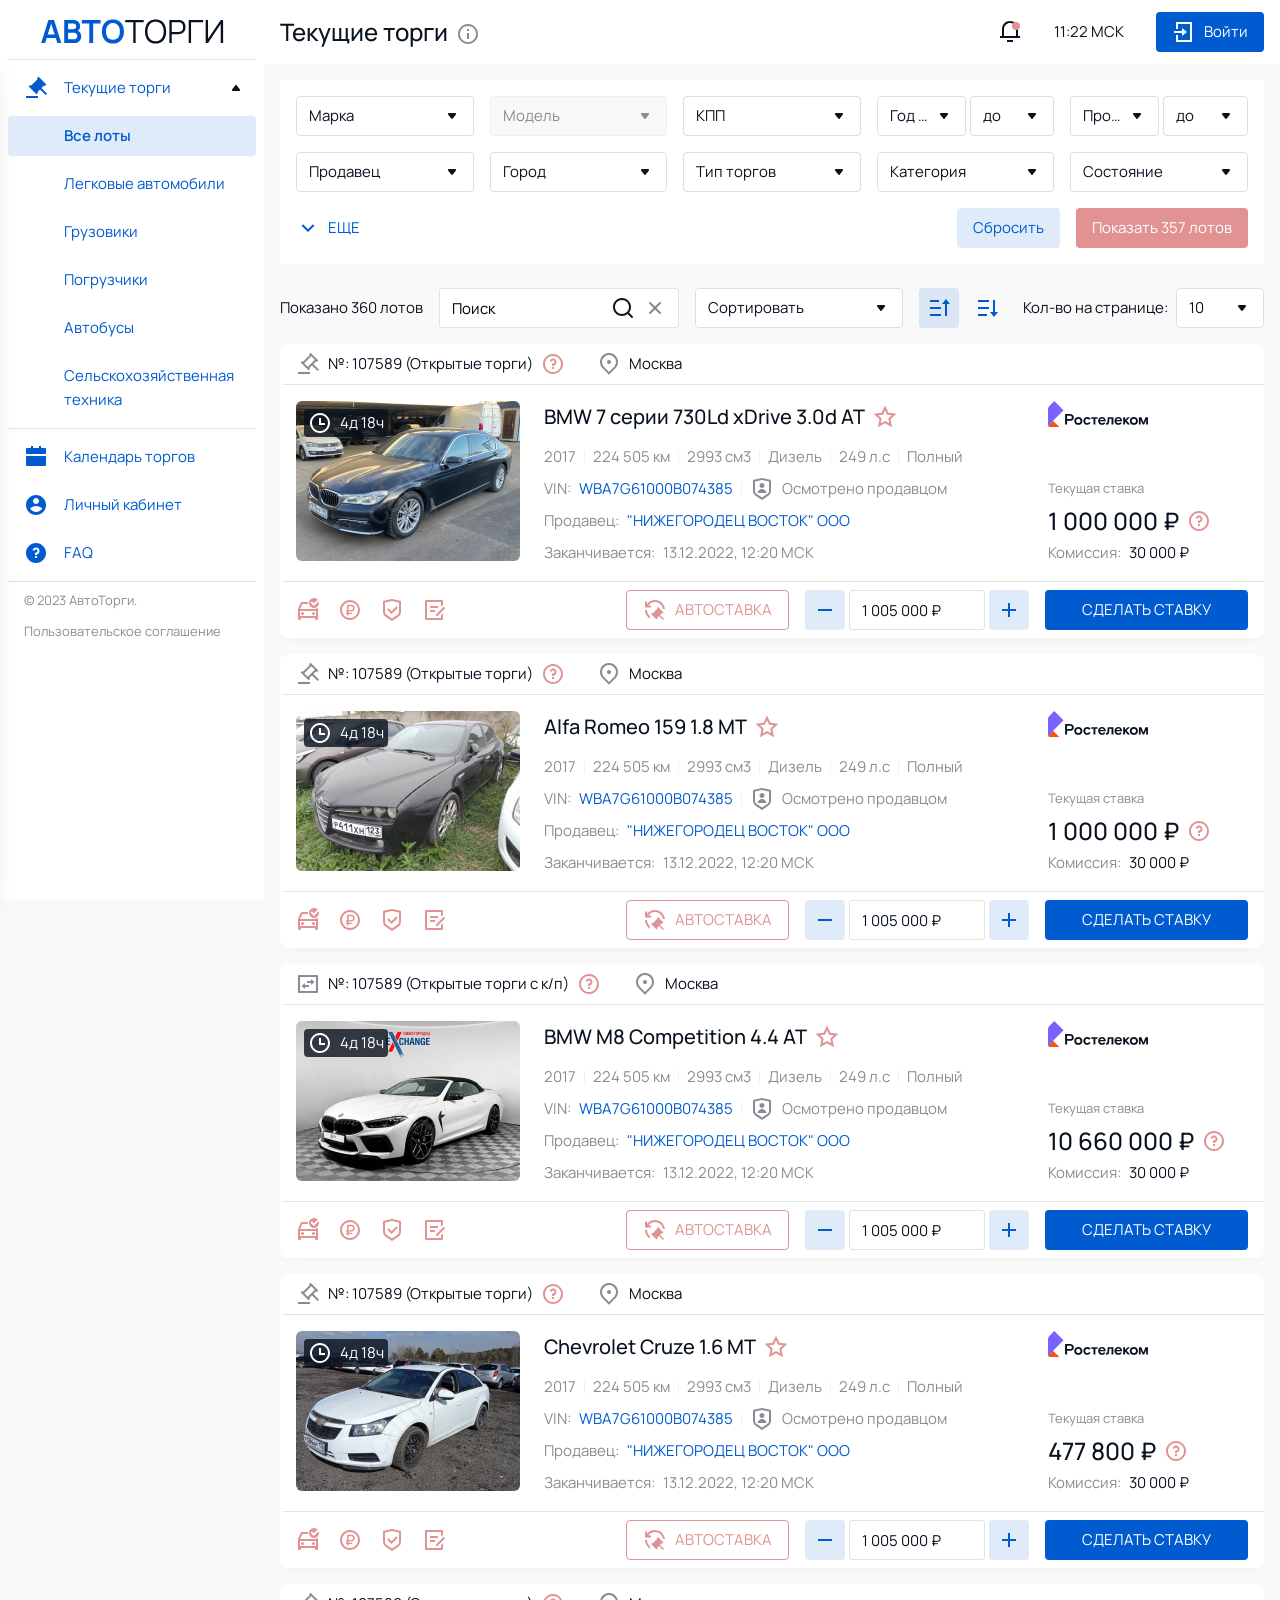
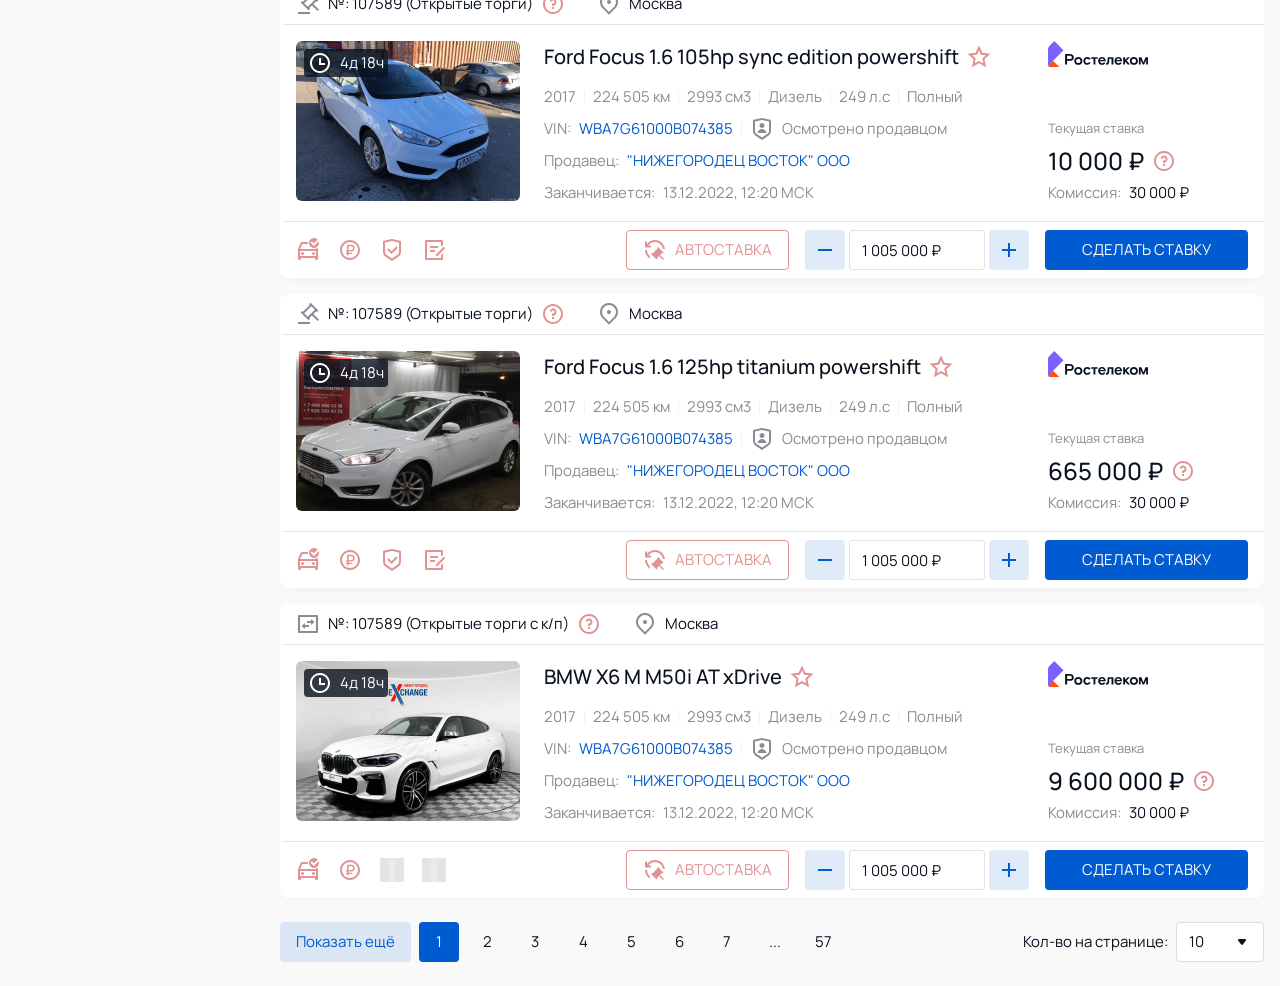
<file: main.html>
<!DOCTYPE html>
<html lang="ru">

<head>
	<title>Main Page</title>
	<meta charset="utf-8">
	<meta http-equiv="X-UA-Compatible" content="IE=edge">
	<meta name="format-detection" content="telephone=no" />
	<meta name="viewport" content="width=device-width, initial-scale=1, user-scalable=no">
	<link rel="stylesheet" href="css/main.css">
	<script src="js/static/frontend-works.js"></script>
</head>

<body>
	<div class="wrapper">
		<div class="sidebar">
			<div class="sidebar__content">
				<div class="sidebar__logo">
					<div class="sidebar__logo-small">
						<a href="#">
							<img src="images/logo/logo-small.svg" alt="logo">
						</a>
					</div>
					<div class="sidebar__logo-big">
						<a href="#">
							<img src="images/logo/logo.svg" alt="logo">
						</a>
					</div>
				</div>
				<div class="sidebar__lots active">
					<div class="sidebar__lots-title js-sidebar__lots-title">
						<span>Текущие торги</span>
					</div>
					<nav class="sidebar__lots-nav js-sidebar__lots-nav">
						<ul class="sidebar__lots-list">
							<li class="sidebar__lots-item">
								<a href="#" class="sidebar__lots-link active">Все лоты</a>
							</li>
							<li class="sidebar__lots-item">
								<a href="#" class="sidebar__lots-link">Легковые автомобили</a>
							</li>
							<li class="sidebar__lots-item">
								<a href="#" class="sidebar__lots-link">Грузовики</a>
							</li>
							<li class="sidebar__lots-item">
								<a href="#" class="sidebar__lots-link">Погрузчики</a>
							</li>
							<li class="sidebar__lots-item">
								<a href="#" class="sidebar__lots-link">Автобусы</a>
							</li>
							<li class="sidebar__lots-item">
								<a href="#" class="sidebar__lots-link">Сельскохозяйственная техника</a>
							</li>
						</ul>
					</nav>
				</div>
				<div class="sidebar__menu">
					<ul class="sidebar__menu-list">
						<li class="sidebar__menu-item">
							<a href="#" class="sidebar__menu-link">
								<i class="icon-calendar sidebar__menu-icon"></i>
								<span>Календарь торгов</span>
							</a>
						</li>
						<li class="sidebar__menu-item">
							<a href="#" class="sidebar__menu-link">
								<i class="icon-account sidebar__menu-icon"></i>
								<span>Личный кабинет</span>
							</a>
						</li>
						<li class="sidebar__menu-item">
							<a href="#" class="sidebar__menu-link">
								<i class="icon-question sidebar__menu-icon"></i>
								<span>FAQ</span>
							</a>
						</li>
					</ul>
				</div>
				<div class="sidebar__footer">
					<div class="sidebar__copyright">© 2023 АвтоТорги.</div>
					<div class="sidebar__privacy">
						<a href="#">Пользовательское соглашение</a>
					</div>
				</div>
			</div>
		</div>
		<div class="main">
			<header class="header js-header">
				<div class="header__logo">
					<a href="#">
						<img src="images/logo/logo-small.svg" alt="logo">
					</a>
				</div>
				<div class="header__title">
					<span>Текущие торги</span>
					<i class="icon-info" data-tippy-theme="big" data-tippy-maxWidth="424" data-tippy-interactive="true" data-tippy-placement="bottom" data-tippy-content='<div class="tooltip-big">
										<div class="tooltip-big__title">"АЛД Автомотив" ООО</div>
											<div class="tooltip-big__properties">
												<div class="tooltip-big__property">
													<div class="tooltip-big__property-prop"><span>Период</span></div>
													<div class="tooltip-big__property-val">Дек. 03 – Дек. 14, 2022</div>
												</div>
												<div class="tooltip-big__property">
													<div class="tooltip-big__property-prop"><span>Длительность:</span></div>
													<div class="tooltip-big__property-val">11 дней</div>
												</div>
												<div class="tooltip-big__property">
													<div class="tooltip-big__property-prop"><span>Кол-во лотов:</span></div>
													<div class="tooltip-big__property-val">8</div>
												</div>
												<div class="tooltip-big__property">
													<div class="tooltip-big__property-prop"><span>Тип торгов:</span></div>
													<div class="tooltip-big__property-val">Открытых:3</div>
												</div>
											</div>
											<div class="tooltip-big__desc">
												Быстрое образование и хранение льда: генератор льда IceMaker имеет независимую систему управления и может производить около 100 кубиков льда в сутки.
											</div>
											<div class="tooltip-big__link">
												<a href="#">Перейти к списку</a>
											</div>
										</div>'>
					</i>
				</div>
				<div class="header__right">
					<div class="header__notification"></div>
					<div class="header__time">11:22 МСК</div>
					<div class="header__sign-in-btn">
						<button type="button" class="sign-in-btn">Войти</button>
					</div>
				</div>
				<div class="header__hamburger">
					<div class="hamburger js-hamburger"></div>
				</div>
			</header>
			<div class="mobile-menu js-mobile-menu">
				<div class="mobile-menu__sign-in-btn">
					<button type="button" class="sign-in-btn">Войти</button>
				</div>
				<div class="mobile-menu__lots">
					<div class="mobile-menu__lots-title js-mobile-menu__lots-title">
						<span>Текущие торги</span>
					</div>
					<nav class="mobile-menu__lots-nav js-mobile-menu__lots-nav">
						<ul class="mobile-menu__lots-list">
							<li class="mobile-menu__lots-item">
								<a href="#" class="mobile-menu__lots-link active">Все лоты</a>
							</li>
							<li class="mobile-menu__lots-item">
								<a href="#" class="mobile-menu__lots-link">Легковые автомобили</a>
							</li>
							<li class="mobile-menu__lots-item">
								<a href="#" class="mobile-menu__lots-link">Грузовики</a>
							</li>
							<li class="mobile-menu__lots-item">
								<a href="#" class="mobile-menu__lots-link">Погрузчики</a>
							</li>
							<li class="mobile-menu__lots-item">
								<a href="#" class="mobile-menu__lots-link">Автобусы</a>
							</li>
							<li class="mobile-menu__lots-item">
								<a href="#" class="mobile-menu__lots-link">Сельскохозяйственная техника</a>
							</li>
						</ul>
					</nav>
				</div>
				<div class="mobile-menu__menu">
					<ul class="mobile-menu__menu-list">
						<li class="mobile-menu__menu-item">
							<a href="#" class="mobile-menu__menu-link">
								<i class="icon-calendar mobile-menu__menu-icon"></i>
								<span>Календарь торгов</span>
							</a>
						</li>
						<li class="mobile-menu__menu-item">
							<a href="#" class="mobile-menu__menu-link">
								<i class="icon-account mobile-menu__menu-icon"></i>
								<span>Личный кабинет</span>
							</a>
						</li>
						<li class="mobile-menu__menu-item">
							<a href="#" class="mobile-menu__menu-link">
								<i class="icon-question mobile-menu__menu-icon"></i>
								<span>FAQ</span>
							</a>
						</li>
					</ul>
				</div>
				<div class="mobile-menu__footer">
					<div class="mobile-menu__copyright">© 2023 АвтоТорги.</div>
					<div class="mobile-menu__privacy">
						<a href="#">Пользовательское соглашение</a>
					</div>
				</div>
			</div>
			<div class="main-content has-filter">
				<div class="filter js-filter">
					<div class="filter__shadow js-filter__shadow"></div>
					<div class="filter__wrapper">
						<div class="filter__top-mob">
							<div class="filter__title">Фильтр</div>
							<div class="filter__close-btn js-filter__close-btn"></div>
						</div>
						<div class="filter__content js-filter__content">
							<div class="filter__top-fields">
								<div class="filter__field">
									<div class="select-box">
										<select name="brand" class="select-box__select js-select-box__select js-select-box-filter allow-deselect" data-placeholder-text="Марка" data-show-search="true" data-allow-deselect="true">
											<option data-placeholder="true"></option>
											<option value="1">Audi</option>
											<option value="2">Bmw</option>
											<option value="3">Mercedes-Benz</option>
											<option value="4">Львовский Автопогрузчик</option>
											<option value="5">Мобильный сварочный агрегат на одноосном шасси</option>
										</select>
									</div>
								</div>
								<div class="filter__field">
									<div class="select-box">
										<select name="model" multiple="true" disabled="true" class="select-box__select js-select-box__select js-select-box-filter allow-deselect" data-placeholder-text="Модель" data-show-search="true" data-allow-deselect="true">
											<option data-placeholder="true"></option>
											<option value="1">x5</option>
											<option value="2">x6</option>
											<option value="3">x7</option>
											<option value="4">i7</option>
										</select>
									</div>
								</div>
								<div class="filter__field">
									<div class="select-box">
										<select name="transmission" class="select-box__select js-select-box__select js-select-box-filter allow-deselect" data-placeholder-text="КПП" data-show-search="true" data-allow-deselect="true">
											<option data-placeholder="true"></option>
											<option value="1">АКПП</option>
											<option value="2">Механика</option>
											<option value="3">МКПП</option>
											<option value="4">МКПП/АКПП</option>
										</select>
									</div>
								</div>
								<div class="filter__fields">
									<div class="filter__small-field">
										<div class="select-box">
											<select name="year-from" class="select-box__select js-select-box__select js-select-box-filter allow-deselect" data-placeholder-text="Год от" data-show-search="true" data-allow-deselect="true">
												<option data-placeholder="true"></option>
												<option value="1">1992</option>
												<option value="2">1993</option>
												<option value="3">1994</option>
												<option value="4">1995</option>
												<option value="5">1996</option>
												<option value="6">1997</option>
												<option value="7">1998</option>
											</select>
										</div>
									</div>
									<div class="filter__small-field">
										<div class="select-box">
											<select name="year-to" class="select-box__select js-select-box__select js-select-box-filter allow-deselect" data-placeholder-text="до" data-show-search="true" data-allow-deselect="true">
												<option data-placeholder="true"></option>
												<option value="1">2000</option>
												<option value="2">2001</option>
												<option value="3">2005</option>
												<option value="4">2008</option>
												<option value="5">2018</option>
												<option value="6">2022</option>
												<option value="7">2023</option>
											</select>
										</div>
									</div>
								</div>
								<div class="filter__fields">
									<div class="filter__small-field">
										<div class="select-box">
											<select name="mileage-from" class="select-box__select js-select-box__select js-select-box-filter allow-deselect" data-placeholder-text="Пробег от" data-show-search="true" data-allow-deselect="true">
												<option data-placeholder="true"></option>
												<option value="1">11.000</option>
												<option value="2">28.000</option>
												<option value="3">50.000</option>
											</select>
										</div>
									</div>
									<div class="filter__small-field">
										<div class="select-box">
											<select name="mileage-to" class="select-box__select js-select-box__select js-select-box-filter allow-deselect" data-placeholder-text="до" data-show-search="true" data-allow-deselect="true">
												<option data-placeholder="true"></option>
												<option value="1">30.000</option>
												<option value="2">60.000</option>
												<option value="3">85.000</option>
											</select>
										</div>
									</div>
								</div>
								<div class="filter__field">
									<div class="select-box">
										<select name="salesman" class="select-box__select js-select-box__select js-select-box-filter allow-deselect" data-placeholder-text="Продавец" data-show-search="true" data-allow-deselect="true">
											<option data-placeholder="true"></option>
											<option value="1">Empty</option>
										</select>
									</div>
								</div>
								<div class="filter__field">
									<div class="select-box">
										<select name="city" class="select-box__select js-select-box__select js-select-box-filter allow-deselect" data-placeholder-text="Город" data-show-search="true" data-allow-deselect="true">
											<option data-placeholder="true"></option>
											<option value="1">Москва</option>
											<option value="2">Санкт-Петербург</option>
										</select>
									</div>
								</div>
								<div class="filter__field">
									<div class="select-box">
										<select name="trade-type" class="select-box__select js-select-box__select js-select-box-filter allow-deselect" data-placeholder-text="Тип торгов" data-show-search="true" data-allow-deselect="true">
											<option data-placeholder="true"></option>
											<option value="1">Купить сейчас</option>
											<option value="2">Открытые торги</option>
										</select>
									</div>
								</div>
								<div class="filter__field">
									<div class="select-box">
										<select name="category" class="select-box__select js-select-box__select js-select-box-filter allow-deselect" data-placeholder-text="Категория" data-show-search="true" data-allow-deselect="true">
											<option data-placeholder="true"></option>
											<option value="1">Корпоративные парки</option>
											<option value="2">Лизинг и банки</option>
											<option value="3">Физические лица</option>
											<option value="4">Такси и прокат</option>
											<option value="5">Официальные дилеры</option>
											<option value="6">Водная техника</option>
										</select>
									</div>
								</div>
								<div class="filter__field">
									<div class="select-box">
										<select name="state" class="select-box__select js-select-box__select js-select-box-filter allow-deselect" data-placeholder-text="Состояние" data-show-search="true" data-allow-deselect="true">
											<option data-placeholder="true"></option>
											<option value="1">Кроме аварийных</option>
											<option value="2">Аварийные</option>
										</select>
									</div>
								</div>
							</div>
							<div class="filter__bottom-fields js-filter__bottom-fields">
								<div class="filter__fields">
									<div class="filter__small-field">
										<div class="select-box">
											<select name="volume-from" class="select-box__select js-select-box__select js-select-box-filter allow-deselect" data-placeholder-text="Объём от" data-show-search="true" data-allow-deselect="true">
												<option data-placeholder="true"></option>
												<option value="1">1600</option>
												<option value="2">1800</option>
												<option value="3">2000</option>
												<option value="4">2800</option>
											</select>
										</div>
									</div>
									<div class="filter__small-field">
										<div class="select-box">
											<select name="volume-to" class="select-box__select js-select-box__select js-select-box-filter allow-deselect" data-placeholder-text="до" data-show-search="true" data-allow-deselect="true">
												<option data-placeholder="true"></option>
												<option value="1">1600</option>
												<option value="2">1800</option>
												<option value="3">2000</option>
												<option value="4">2800</option>
												<option value="5">3000</option>
												<option value="6">8000</option>
											</select>
										</div>
									</div>
								</div>
								<div class="filter__field">
									<div class="select-box">
										<select name="engine" class="select-box__select js-select-box__select js-select-box-filter allow-deselect" data-placeholder-text="Двигатель" data-show-search="true" data-allow-deselect="true">
											<option data-placeholder="true"></option>
											<option value="1">Бензин</option>
											<option value="2">Дизель</option>
											<option value="3">Гибрид</option>
										</select>
									</div>
								</div>
								<div class="filter__field">
									<div class="select-box">
										<select name="color" class="select-box__select js-select-box__select js-select-box-filter allow-deselect" data-placeholder-text="Цвет" data-show-search="true" data-allow-deselect="true">
											<option data-placeholder="true"></option>
											<option value="1">Белый</option>
											<option value="2">Черный</option>
										</select>
									</div>
								</div>
								<div class="filter__field">
									<div class="select-box">
										<select name="climate-control" class="select-box__select js-select-box__select js-select-box-filter allow-deselect" data-placeholder-text="Климат-контроль" data-show-search="true" data-allow-deselect="true">
											<option data-placeholder="true"></option>
											<option value="1">Климат-контроль</option>
											<option value="2">Климат-контроль 2-зонный</option>
											<option value="3">Климат-контроль многозонный</option>
											<option value="4">Кондиционер</option>
										</select>
									</div>
								</div>
								<div class="filter__field">
									<div class="select-box">
										<select name="upholstery" class="select-box__select js-select-box__select js-select-box-filter allow-deselect" data-placeholder-text="Обивка салона" data-show-search="true" data-allow-deselect="true">
											<option data-placeholder="true"></option>
											<option value="1">Кожа</option>
											<option value="2">Ткань</option>
										</select>
									</div>
								</div>
								<div class="filter__field">
									<div class="select-box">
										<select name="VAT" class="select-box__select js-select-box__select js-select-box-filter allow-deselect" data-placeholder-text="НДС" data-show-search="true" data-allow-deselect="true">
											<option data-placeholder="true"></option>
											<option value="1">НДС не облагается</option>
											<option value="2">НДС включен</option>
										</select>
									</div>
								</div>
								<div class="filter__field">
									<div class="select-box">
										<select name="body-type" class="select-box__select js-select-box__select js-select-box-filter allow-deselect" data-placeholder-text="Тип кузова" data-show-search="true" data-allow-deselect="true">
											<option data-placeholder="true"></option>
											<option value="1">Седан</option>
											<option value="2">Универсал</option>
											<option value="3">Пикап</option>
										</select>
									</div>
								</div>
								<div class="filter__field">
									<div class="select-box">
										<select name="drive-unit" class="select-box__select js-select-box__select js-select-box-filter allow-deselect" data-placeholder-text="Привод" data-show-search="true" data-allow-deselect="true">
											<option data-placeholder="true"></option>
											<option value="1">4х2</option>
											<option value="2">4х4</option>
											<option value="3">Заднеприводный с подключаемым передним</option>
										</select>
									</div>
								</div>
							</div>
							<div class="filter__bottom">
								<button class="filter__toggle-btn js-filter__toggle-btn">Еще</button>
								<div class="filter__btns">
									<a href="#" class="filter__reset-btn">Сбросить</a>
									<a href="#" class="filter__apply-btn">Показать 357 лотов </a>
								</div>
							</div>
						</div>
					</div>
				</div>
				<button type="button" class="filter-open-btn js-filter-open-btn hide-desktop">Фильтр</button>
				<div class="sort-line ">
					<div class="sort-line__showed-count">Показано 360 лотов</div>
					<div class="sort-line__search">
						<div class="search-line">
							<form class="search-line__form">
								<input type="input" class="search-line__input" placeholder="Поиск" />
								<div class="search-line__btns">
									<button type="button" class="search-line__btn"></button>
									<button type="reset" class="search-line__reset"></button>
								</div>
							</form>
						</div>
					</div>
					<div class="sort-line__sort">
						<div class="select-box">
							<select name="sort" class="select-box__select js-select-box__select  " data-placeholder-text="Сортировать">
								<option data-placeholder="true"></option>
								<option value="1">По умолчанию</option>
								<option value="2">Название</option>
								<option value="3">Цена</option>
								<option value="4">Время завершения</option>
								<option value="5">Время старта</option>
							</select>
						</div>
					</div>
					<div class="sort-line__sort-asc-desc">
						<button type="button" class="sort-line__asc active" title="Сортировать по возрастанию"></button>
						<button type="button" class="sort-line__desc" title="Сортировать по убыванию"></button>
					</div>
					<div class="sort-line__sort-count">
						<div class="sort-line__sort-count-title">Кол-во на странице:</div>
						<div class="sort-line__sort-count-box">
							<div class="select-box">
								<select name="show-count" class="select-box__select js-select-box__select  ">
									<option value="1">10</option>
									<option value="2">25</option>
									<option value="3">50</option>
									<option value="4">100</option>
								</select>
							</div>
						</div>
					</div>
				</div>
				<div class="lots">
					<div class="lots__item">
						<div class="
            lot-card
            
            
            js-lot-card
        ">
							<div class="lot-card__top">
								<div class="lot-card__type">
									<span class="lot-card__type-icon-left">
										<i class="icon-bids"></i>
									</span>
									<span>№: 107589 (Открытые торги)</span>
									<span class="lot-card__type-icon-right">
										<i class="icon-question-pink"></i>
									</span>
								</div>
								<div class="lot-card__city">Москва</div>
							</div>
							<div class="lot-card__content">
								<div class="lot-card__photo">
									<a href="#">
										<picture>
											<img class="lazyload" data-src="images/lots/pic.jpg" alt="photo">
										</picture>
									</a>
									<div class="lot-card__timer">
										<div class="lot-timer">4д 18ч</div>
									</div>
								</div>
								<div class="lot-card__desc">
									<div class="lot-card__name">
										<a href="#">BMW 7 серии 730Ld xDrive 3.0d AT</a>
										<div class="lot-card__favorite">
											<div class="favorite "></div>
										</div>
									</div>
									<div class="lot-card__tech-infos">
										<div class="lot-card__tech-info" data-tippy-theme="small" data-tippy-placement="top" data-tippy-content="Год"><span>2017</span></div>
										<div class="lot-card__tech-info" data-tippy-theme="small" data-tippy-placement="top" data-tippy-placement="top" data-tippy-content="Пробег"><span>224 505 км</span></div>
										<div class="lot-card__tech-info" data-tippy-theme="small" data-tippy-placement="top" data-tippy-placement="top" data-tippy-content="Объём"><span>2993 см3</span></div>
										<div class="lot-card__tech-info" data-tippy-theme="small" data-tippy-placement="top" data-tippy-placement="top" data-tippy-content="Тип двигателя"><span>Дизель</span></div>
										<div class="lot-card__tech-info" data-tippy-theme="small" data-tippy-placement="top" data-tippy-placement="top" data-tippy-content="Мощность"><span>249 л.с</span></div>
										<div class="lot-card__tech-info" data-tippy-theme="small" data-tippy-placement="top" data-tippy-placement="top" data-tippy-content="Привод"><span>Полный</span></div>
									</div>
									<div class="lot-card__car-info lot-card__toggle-show js-lot-card__toggle-show">
										<div class="lot-card__property">
											<span class="lot-card__property-key">VIN:</span>
											<span class="lot-card__property-value colored">WBA7G61000B074385</span>
										</div>
										<div class="lot-card__car-info-vert-line"></div>
										<div class="lot-card__checked">Осмотрено продавцом</div>
									</div>
									<div class="lot-card__type hide-desktop">
										<span class="lot-card__type-icon-left">
											<i class="icon-bids"></i>
										</span>
										<span>№: 107589 (Открытые торги)</span>
										<span class="lot-card__type-icon-right">
											<i class="icon-question-pink"></i>
										</span>
									</div>
									<div class="lot-card__city lot-card__toggle-show js-lot-card__toggle-show hide-desktop">Москва</div>
									<div class="lot-card__property">
										<span class="lot-card__property-key">Продавец:</span>
										<span class="lot-card__property-value colored">"НИЖЕГОРОДЕЦ ВОСТОК" ООО</span>
									</div>
									<div class="lot-card__property">
										<span class="lot-card__property-key">Заканчивается:</span>
										<span class="lot-card__property-value">13.12.2022, 12:20 МСК</span>
									</div>
									<div class="lot-card__property lot-card__toggle-show js-lot-card__toggle-show hide-desktop">
										<span class="lot-card__property-key">Комиссия:</span>
										<span class="lot-card__property-value colored-b">30 000 ₽</span>
									</div>
								</div>
								<div class="lot-card__content-right">
									<div class="lot-card__company-logo">
										<picture>
											<img class="lazyload" data-src="images/lot-card/company-logo.svg" alt="logo">
										</picture>
									</div>
									<div class="lot-card__current-rate">
										<div class="lot-card__current-rate-prop">Текущая ставка</div>
										<div class="lot-card__current-rate-val">
											<span>1 000 000 ₽</span>
											<span class="lot-card__current-rate-val-icon">
												<i class="icon-question-pink"></i>
											</span>
										</div>
									</div>
									<div class="lot-card__commission">
										<span class="lot-card__commission-prop">Комиссия:</span>
										<span class="lot-card__commission-val">30 000 ₽</span>
									</div>
								</div>
							</div>
							<div class="lot-card__bottom-wrap lot-card__toggle-show js-lot-card__toggle-show">
								<div class="lot-card__bottom">
									<div class="lot-card__icons">
										<div class="lot-card__icon" data-tippy-theme="small" data-tippy-placement="top" data-tippy-placement="top" data-tippy-content="Проверить в базе ГИБДД">
											<img class="lazyload" data-src="images/lot-card/icons/car-check.svg" alt="icon">
										</div>
										<div class="lot-card__icon" data-tippy-theme="small" data-tippy-placement="top" data-tippy-placement="top" data-tippy-content="Проверить в базе ГИБДД">
											<img class="lazyload" data-src="images/lot-card/icons/money-circle.svg" alt="icon">
										</div>
										<div class="lot-card__icon" data-tippy-theme="small" data-tippy-placement="top" data-tippy-placement="top" data-tippy-content="Проверить в базе ГИБДД">
											<img class="lazyload" data-src="images/lot-card/icons/check.svg" alt="icon">
										</div>
										<div class="lot-card__icon" data-tippy-theme="small" data-tippy-placement="top" data-tippy-placement="top" data-tippy-content="Проверить в базе ГИБДД">
											<img class="lazyload" data-src="images/lot-card/icons/draft.svg" alt="icon">
										</div>
									</div>
									<div class="lot-card__bottom-right">
										<div class="lot-card__auto-bet-btn">
											<button type="button" class="auto-bet-btn ">
												<i class="icon-bids-auto"></i>
												<span>Автоставка</span>
											</button>
										</div>
										<div class="lot-card__set-bet-price">
											<div class="set-bet-price ">
												<button type="button" class="set-bet-price__btn minus"></button>
												<input class="set-bet-price__input" value="1 005 000 ₽" />
												<button type="button" class="set-bet-price__btn plus"></button>
											</div>
										</div>
										<div class="lot-card__make-bet-btn">
											<button type="button" class="make-bet-btn ">Сделать ставку</button>
										</div>
									</div>
								</div>
							</div>
							<div class="lot-card__bottom-mob hide-desktop">
								<div class="lot-card__toggle-btn js-lot-card__toggle-btn">ещё</div>
								<div class="lot-card__current-rate">
									<div class="lot-card__current-rate-prop">Текущая ставка</div>
									<div class="lot-card__current-rate-val">
										<span>1 000 000 ₽</span>
										<span class="lot-card__current-rate-val-icon">
											<i class="icon-question-pink"></i>
										</span>
									</div>
								</div>
							</div>
						</div>
					</div>
					<div class="lots__item">
						<div class="
            lot-card
            
            
            js-lot-card
        ">
							<div class="lot-card__top">
								<div class="lot-card__type">
									<span class="lot-card__type-icon-left">
										<i class="icon-bids"></i>
									</span>
									<span>№: 107589 (Открытые торги)</span>
									<span class="lot-card__type-icon-right">
										<i class="icon-question-pink"></i>
									</span>
								</div>
								<div class="lot-card__city">Москва</div>
							</div>
							<div class="lot-card__content">
								<div class="lot-card__photo">
									<a href="#">
										<picture>
											<img class="lazyload" data-src="images/lots/pic-2.jpg" alt="photo">
										</picture>
									</a>
									<div class="lot-card__timer">
										<div class="lot-timer">4д 18ч</div>
									</div>
								</div>
								<div class="lot-card__desc">
									<div class="lot-card__name">
										<a href="#">Alfa Romeo 159 1.8 MT</a>
										<div class="lot-card__favorite">
											<div class="favorite "></div>
										</div>
									</div>
									<div class="lot-card__tech-infos">
										<div class="lot-card__tech-info" data-tippy-theme="small" data-tippy-placement="top" data-tippy-content="Год"><span>2017</span></div>
										<div class="lot-card__tech-info" data-tippy-theme="small" data-tippy-placement="top" data-tippy-placement="top" data-tippy-content="Пробег"><span>224 505 км</span></div>
										<div class="lot-card__tech-info" data-tippy-theme="small" data-tippy-placement="top" data-tippy-placement="top" data-tippy-content="Объём"><span>2993 см3</span></div>
										<div class="lot-card__tech-info" data-tippy-theme="small" data-tippy-placement="top" data-tippy-placement="top" data-tippy-content="Тип двигателя"><span>Дизель</span></div>
										<div class="lot-card__tech-info" data-tippy-theme="small" data-tippy-placement="top" data-tippy-placement="top" data-tippy-content="Мощность"><span>249 л.с</span></div>
										<div class="lot-card__tech-info" data-tippy-theme="small" data-tippy-placement="top" data-tippy-placement="top" data-tippy-content="Привод"><span>Полный</span></div>
									</div>
									<div class="lot-card__car-info lot-card__toggle-show js-lot-card__toggle-show">
										<div class="lot-card__property">
											<span class="lot-card__property-key">VIN:</span>
											<span class="lot-card__property-value colored">WBA7G61000B074385</span>
										</div>
										<div class="lot-card__car-info-vert-line"></div>
										<div class="lot-card__checked">Осмотрено продавцом</div>
									</div>
									<div class="lot-card__type hide-desktop">
										<span class="lot-card__type-icon-left">
											<i class="icon-bids"></i>
										</span>
										<span>№: 107589 (Открытые торги)</span>
										<span class="lot-card__type-icon-right">
											<i class="icon-question-pink"></i>
										</span>
									</div>
									<div class="lot-card__city lot-card__toggle-show js-lot-card__toggle-show hide-desktop">Москва</div>
									<div class="lot-card__property">
										<span class="lot-card__property-key">Продавец:</span>
										<span class="lot-card__property-value colored">"НИЖЕГОРОДЕЦ ВОСТОК" ООО</span>
									</div>
									<div class="lot-card__property">
										<span class="lot-card__property-key">Заканчивается:</span>
										<span class="lot-card__property-value">13.12.2022, 12:20 МСК</span>
									</div>
									<div class="lot-card__property lot-card__toggle-show js-lot-card__toggle-show hide-desktop">
										<span class="lot-card__property-key">Комиссия:</span>
										<span class="lot-card__property-value colored-b">30 000 ₽</span>
									</div>
								</div>
								<div class="lot-card__content-right">
									<div class="lot-card__company-logo">
										<picture>
											<img class="lazyload" data-src="images/lot-card/company-logo.svg" alt="logo">
										</picture>
									</div>
									<div class="lot-card__current-rate">
										<div class="lot-card__current-rate-prop">Текущая ставка</div>
										<div class="lot-card__current-rate-val">
											<span>1 000 000 ₽</span>
											<span class="lot-card__current-rate-val-icon">
												<i class="icon-question-pink"></i>
											</span>
										</div>
									</div>
									<div class="lot-card__commission">
										<span class="lot-card__commission-prop">Комиссия:</span>
										<span class="lot-card__commission-val">30 000 ₽</span>
									</div>
								</div>
							</div>
							<div class="lot-card__bottom-wrap lot-card__toggle-show js-lot-card__toggle-show">
								<div class="lot-card__bottom">
									<div class="lot-card__icons">
										<div class="lot-card__icon" data-tippy-theme="small" data-tippy-placement="top" data-tippy-placement="top" data-tippy-content="Проверить в базе ГИБДД">
											<img class="lazyload" data-src="images/lot-card/icons/car-check.svg" alt="icon">
										</div>
										<div class="lot-card__icon" data-tippy-theme="small" data-tippy-placement="top" data-tippy-placement="top" data-tippy-content="Проверить в базе ГИБДД">
											<img class="lazyload" data-src="images/lot-card/icons/money-circle.svg" alt="icon">
										</div>
										<div class="lot-card__icon" data-tippy-theme="small" data-tippy-placement="top" data-tippy-placement="top" data-tippy-content="Проверить в базе ГИБДД">
											<img class="lazyload" data-src="images/lot-card/icons/check.svg" alt="icon">
										</div>
										<div class="lot-card__icon" data-tippy-theme="small" data-tippy-placement="top" data-tippy-placement="top" data-tippy-content="Проверить в базе ГИБДД">
											<img class="lazyload" data-src="images/lot-card/icons/draft.svg" alt="icon">
										</div>
									</div>
									<div class="lot-card__bottom-right">
										<div class="lot-card__auto-bet-btn">
											<button type="button" class="auto-bet-btn ">
												<i class="icon-bids-auto"></i>
												<span>Автоставка</span>
											</button>
										</div>
										<div class="lot-card__set-bet-price">
											<div class="set-bet-price ">
												<button type="button" class="set-bet-price__btn minus"></button>
												<input class="set-bet-price__input" value="1 005 000 ₽" />
												<button type="button" class="set-bet-price__btn plus"></button>
											</div>
										</div>
										<div class="lot-card__make-bet-btn">
											<button type="button" class="make-bet-btn ">Сделать ставку</button>
										</div>
									</div>
								</div>
							</div>
							<div class="lot-card__bottom-mob hide-desktop">
								<div class="lot-card__toggle-btn js-lot-card__toggle-btn">ещё</div>
								<div class="lot-card__current-rate">
									<div class="lot-card__current-rate-prop">Текущая ставка</div>
									<div class="lot-card__current-rate-val">
										<span>1 000 000 ₽</span>
										<span class="lot-card__current-rate-val-icon">
											<i class="icon-question-pink"></i>
										</span>
									</div>
								</div>
							</div>
						</div>
					</div>
					<div class="lots__item">
						<div class="
            lot-card
            
            
            js-lot-card
        ">
							<div class="lot-card__top">
								<div class="lot-card__type">
									<span class="lot-card__type-icon-left">
										<i class="icon-bids-box"></i>
									</span>
									<span>№: 107589 (Открытые торги с к/п)</span>
									<span class="lot-card__type-icon-right">
										<i class="icon-question-pink"></i>
									</span>
								</div>
								<div class="lot-card__city">Москва</div>
							</div>
							<div class="lot-card__content">
								<div class="lot-card__photo">
									<a href="#">
										<picture>
											<img class="lazyload" data-src="images/lots/pic-3.jpg" alt="photo">
										</picture>
									</a>
									<div class="lot-card__timer">
										<div class="lot-timer">4д 18ч</div>
									</div>
								</div>
								<div class="lot-card__desc">
									<div class="lot-card__name">
										<a href="#">BMW M8 Competition 4.4 AT</a>
										<div class="lot-card__favorite">
											<div class="favorite "></div>
										</div>
									</div>
									<div class="lot-card__tech-infos">
										<div class="lot-card__tech-info" data-tippy-theme="small" data-tippy-placement="top" data-tippy-content="Год"><span>2017</span></div>
										<div class="lot-card__tech-info" data-tippy-theme="small" data-tippy-placement="top" data-tippy-placement="top" data-tippy-content="Пробег"><span>224 505 км</span></div>
										<div class="lot-card__tech-info" data-tippy-theme="small" data-tippy-placement="top" data-tippy-placement="top" data-tippy-content="Объём"><span>2993 см3</span></div>
										<div class="lot-card__tech-info" data-tippy-theme="small" data-tippy-placement="top" data-tippy-placement="top" data-tippy-content="Тип двигателя"><span>Дизель</span></div>
										<div class="lot-card__tech-info" data-tippy-theme="small" data-tippy-placement="top" data-tippy-placement="top" data-tippy-content="Мощность"><span>249 л.с</span></div>
										<div class="lot-card__tech-info" data-tippy-theme="small" data-tippy-placement="top" data-tippy-placement="top" data-tippy-content="Привод"><span>Полный</span></div>
									</div>
									<div class="lot-card__car-info lot-card__toggle-show js-lot-card__toggle-show">
										<div class="lot-card__property">
											<span class="lot-card__property-key">VIN:</span>
											<span class="lot-card__property-value colored">WBA7G61000B074385</span>
										</div>
										<div class="lot-card__car-info-vert-line"></div>
										<div class="lot-card__checked">Осмотрено продавцом</div>
									</div>
									<div class="lot-card__type hide-desktop">
										<span class="lot-card__type-icon-left">
											<i class="icon-bids-box"></i>
										</span>
										<span>№: 107589 (Открытые торги с к/п)</span>
										<span class="lot-card__type-icon-right">
											<i class="icon-question-pink"></i>
										</span>
									</div>
									<div class="lot-card__city lot-card__toggle-show js-lot-card__toggle-show hide-desktop">Москва</div>
									<div class="lot-card__property">
										<span class="lot-card__property-key">Продавец:</span>
										<span class="lot-card__property-value colored">"НИЖЕГОРОДЕЦ ВОСТОК" ООО</span>
									</div>
									<div class="lot-card__property">
										<span class="lot-card__property-key">Заканчивается:</span>
										<span class="lot-card__property-value">13.12.2022, 12:20 МСК</span>
									</div>
									<div class="lot-card__property lot-card__toggle-show js-lot-card__toggle-show hide-desktop">
										<span class="lot-card__property-key">Комиссия:</span>
										<span class="lot-card__property-value colored-b">30 000 ₽</span>
									</div>
								</div>
								<div class="lot-card__content-right">
									<div class="lot-card__company-logo">
										<picture>
											<img class="lazyload" data-src="images/lot-card/company-logo.svg" alt="logo">
										</picture>
									</div>
									<div class="lot-card__current-rate">
										<div class="lot-card__current-rate-prop">Текущая ставка</div>
										<div class="lot-card__current-rate-val">
											<span>10 660 000 ₽</span>
											<span class="lot-card__current-rate-val-icon">
												<i class="icon-question-pink"></i>
											</span>
										</div>
									</div>
									<div class="lot-card__commission">
										<span class="lot-card__commission-prop">Комиссия:</span>
										<span class="lot-card__commission-val">30 000 ₽</span>
									</div>
								</div>
							</div>
							<div class="lot-card__bottom-wrap lot-card__toggle-show js-lot-card__toggle-show">
								<div class="lot-card__bottom">
									<div class="lot-card__icons">
										<div class="lot-card__icon" data-tippy-theme="small" data-tippy-placement="top" data-tippy-placement="top" data-tippy-content="Проверить в базе ГИБДД">
											<img class="lazyload" data-src="images/lot-card/icons/car-check.svg" alt="icon">
										</div>
										<div class="lot-card__icon" data-tippy-theme="small" data-tippy-placement="top" data-tippy-placement="top" data-tippy-content="Проверить в базе ГИБДД">
											<img class="lazyload" data-src="images/lot-card/icons/money-circle.svg" alt="icon">
										</div>
										<div class="lot-card__icon" data-tippy-theme="small" data-tippy-placement="top" data-tippy-placement="top" data-tippy-content="Проверить в базе ГИБДД">
											<img class="lazyload" data-src="images/lot-card/icons/check.svg" alt="icon">
										</div>
										<div class="lot-card__icon" data-tippy-theme="small" data-tippy-placement="top" data-tippy-placement="top" data-tippy-content="Проверить в базе ГИБДД">
											<img class="lazyload" data-src="images/lot-card/icons/draft.svg" alt="icon">
										</div>
									</div>
									<div class="lot-card__bottom-right">
										<div class="lot-card__auto-bet-btn">
											<button type="button" class="auto-bet-btn ">
												<i class="icon-bids-auto"></i>
												<span>Автоставка</span>
											</button>
										</div>
										<div class="lot-card__set-bet-price">
											<div class="set-bet-price ">
												<button type="button" class="set-bet-price__btn minus"></button>
												<input class="set-bet-price__input" value="1 005 000 ₽" />
												<button type="button" class="set-bet-price__btn plus"></button>
											</div>
										</div>
										<div class="lot-card__make-bet-btn">
											<button type="button" class="make-bet-btn ">Сделать ставку</button>
										</div>
									</div>
								</div>
							</div>
							<div class="lot-card__bottom-mob hide-desktop">
								<div class="lot-card__toggle-btn js-lot-card__toggle-btn">ещё</div>
								<div class="lot-card__current-rate">
									<div class="lot-card__current-rate-prop">Текущая ставка</div>
									<div class="lot-card__current-rate-val">
										<span>10 660 000 ₽</span>
										<span class="lot-card__current-rate-val-icon">
											<i class="icon-question-pink"></i>
										</span>
									</div>
								</div>
							</div>
						</div>
					</div>
					<div class="lots__item">
						<div class="
            lot-card
            
            
            js-lot-card
        ">
							<div class="lot-card__top">
								<div class="lot-card__type">
									<span class="lot-card__type-icon-left">
										<i class="icon-bids"></i>
									</span>
									<span>№: 107589 (Открытые торги)</span>
									<span class="lot-card__type-icon-right">
										<i class="icon-question-pink"></i>
									</span>
								</div>
								<div class="lot-card__city">Москва</div>
							</div>
							<div class="lot-card__content">
								<div class="lot-card__photo">
									<a href="#">
										<picture>
											<img class="lazyload" data-src="images/lots/pic-4.jpg" alt="photo">
										</picture>
									</a>
									<div class="lot-card__timer">
										<div class="lot-timer">4д 18ч</div>
									</div>
								</div>
								<div class="lot-card__desc">
									<div class="lot-card__name">
										<a href="#">Chevrolet Cruze 1.6 MT</a>
										<div class="lot-card__favorite">
											<div class="favorite "></div>
										</div>
									</div>
									<div class="lot-card__tech-infos">
										<div class="lot-card__tech-info" data-tippy-theme="small" data-tippy-placement="top" data-tippy-content="Год"><span>2017</span></div>
										<div class="lot-card__tech-info" data-tippy-theme="small" data-tippy-placement="top" data-tippy-placement="top" data-tippy-content="Пробег"><span>224 505 км</span></div>
										<div class="lot-card__tech-info" data-tippy-theme="small" data-tippy-placement="top" data-tippy-placement="top" data-tippy-content="Объём"><span>2993 см3</span></div>
										<div class="lot-card__tech-info" data-tippy-theme="small" data-tippy-placement="top" data-tippy-placement="top" data-tippy-content="Тип двигателя"><span>Дизель</span></div>
										<div class="lot-card__tech-info" data-tippy-theme="small" data-tippy-placement="top" data-tippy-placement="top" data-tippy-content="Мощность"><span>249 л.с</span></div>
										<div class="lot-card__tech-info" data-tippy-theme="small" data-tippy-placement="top" data-tippy-placement="top" data-tippy-content="Привод"><span>Полный</span></div>
									</div>
									<div class="lot-card__car-info lot-card__toggle-show js-lot-card__toggle-show">
										<div class="lot-card__property">
											<span class="lot-card__property-key">VIN:</span>
											<span class="lot-card__property-value colored">WBA7G61000B074385</span>
										</div>
										<div class="lot-card__car-info-vert-line"></div>
										<div class="lot-card__checked">Осмотрено продавцом</div>
									</div>
									<div class="lot-card__type hide-desktop">
										<span class="lot-card__type-icon-left">
											<i class="icon-bids"></i>
										</span>
										<span>№: 107589 (Открытые торги)</span>
										<span class="lot-card__type-icon-right">
											<i class="icon-question-pink"></i>
										</span>
									</div>
									<div class="lot-card__city lot-card__toggle-show js-lot-card__toggle-show hide-desktop">Москва</div>
									<div class="lot-card__property">
										<span class="lot-card__property-key">Продавец:</span>
										<span class="lot-card__property-value colored">"НИЖЕГОРОДЕЦ ВОСТОК" ООО</span>
									</div>
									<div class="lot-card__property">
										<span class="lot-card__property-key">Заканчивается:</span>
										<span class="lot-card__property-value">13.12.2022, 12:20 МСК</span>
									</div>
									<div class="lot-card__property lot-card__toggle-show js-lot-card__toggle-show hide-desktop">
										<span class="lot-card__property-key">Комиссия:</span>
										<span class="lot-card__property-value colored-b">30 000 ₽</span>
									</div>
								</div>
								<div class="lot-card__content-right">
									<div class="lot-card__company-logo">
										<picture>
											<img class="lazyload" data-src="images/lot-card/company-logo.svg" alt="logo">
										</picture>
									</div>
									<div class="lot-card__current-rate">
										<div class="lot-card__current-rate-prop">Текущая ставка</div>
										<div class="lot-card__current-rate-val">
											<span>477 800 ₽</span>
											<span class="lot-card__current-rate-val-icon">
												<i class="icon-question-pink"></i>
											</span>
										</div>
									</div>
									<div class="lot-card__commission">
										<span class="lot-card__commission-prop">Комиссия:</span>
										<span class="lot-card__commission-val">30 000 ₽</span>
									</div>
								</div>
							</div>
							<div class="lot-card__bottom-wrap lot-card__toggle-show js-lot-card__toggle-show">
								<div class="lot-card__bottom">
									<div class="lot-card__icons">
										<div class="lot-card__icon" data-tippy-theme="small" data-tippy-placement="top" data-tippy-placement="top" data-tippy-content="Проверить в базе ГИБДД">
											<img class="lazyload" data-src="images/lot-card/icons/car-check.svg" alt="icon">
										</div>
										<div class="lot-card__icon" data-tippy-theme="small" data-tippy-placement="top" data-tippy-placement="top" data-tippy-content="Проверить в базе ГИБДД">
											<img class="lazyload" data-src="images/lot-card/icons/money-circle.svg" alt="icon">
										</div>
										<div class="lot-card__icon" data-tippy-theme="small" data-tippy-placement="top" data-tippy-placement="top" data-tippy-content="Проверить в базе ГИБДД">
											<img class="lazyload" data-src="images/lot-card/icons/check.svg" alt="icon">
										</div>
										<div class="lot-card__icon" data-tippy-theme="small" data-tippy-placement="top" data-tippy-placement="top" data-tippy-content="Проверить в базе ГИБДД">
											<img class="lazyload" data-src="images/lot-card/icons/draft.svg" alt="icon">
										</div>
									</div>
									<div class="lot-card__bottom-right">
										<div class="lot-card__auto-bet-btn">
											<button type="button" class="auto-bet-btn ">
												<i class="icon-bids-auto"></i>
												<span>Автоставка</span>
											</button>
										</div>
										<div class="lot-card__set-bet-price">
											<div class="set-bet-price ">
												<button type="button" class="set-bet-price__btn minus"></button>
												<input class="set-bet-price__input" value="1 005 000 ₽" />
												<button type="button" class="set-bet-price__btn plus"></button>
											</div>
										</div>
										<div class="lot-card__make-bet-btn">
											<button type="button" class="make-bet-btn ">Сделать ставку</button>
										</div>
									</div>
								</div>
							</div>
							<div class="lot-card__bottom-mob hide-desktop">
								<div class="lot-card__toggle-btn js-lot-card__toggle-btn">ещё</div>
								<div class="lot-card__current-rate">
									<div class="lot-card__current-rate-prop">Текущая ставка</div>
									<div class="lot-card__current-rate-val">
										<span>477 800 ₽</span>
										<span class="lot-card__current-rate-val-icon">
											<i class="icon-question-pink"></i>
										</span>
									</div>
								</div>
							</div>
						</div>
					</div>
					<div class="lots__item">
						<div class="
            lot-card
            
            
            js-lot-card
        ">
							<div class="lot-card__top">
								<div class="lot-card__type">
									<span class="lot-card__type-icon-left">
										<i class="icon-bids"></i>
									</span>
									<span>№: 107589 (Открытые торги)</span>
									<span class="lot-card__type-icon-right">
										<i class="icon-question-pink"></i>
									</span>
								</div>
								<div class="lot-card__city">Москва</div>
							</div>
							<div class="lot-card__content">
								<div class="lot-card__photo">
									<a href="#">
										<picture>
											<img class="lazyload" data-src="images/lots/pic-5.jpg" alt="photo">
										</picture>
									</a>
									<div class="lot-card__timer">
										<div class="lot-timer">4д 18ч</div>
									</div>
								</div>
								<div class="lot-card__desc">
									<div class="lot-card__name">
										<a href="#">Ford Focus 1.6 105hp sync edition powershift</a>
										<div class="lot-card__favorite">
											<div class="favorite "></div>
										</div>
									</div>
									<div class="lot-card__tech-infos">
										<div class="lot-card__tech-info" data-tippy-theme="small" data-tippy-placement="top" data-tippy-content="Год"><span>2017</span></div>
										<div class="lot-card__tech-info" data-tippy-theme="small" data-tippy-placement="top" data-tippy-placement="top" data-tippy-content="Пробег"><span>224 505 км</span></div>
										<div class="lot-card__tech-info" data-tippy-theme="small" data-tippy-placement="top" data-tippy-placement="top" data-tippy-content="Объём"><span>2993 см3</span></div>
										<div class="lot-card__tech-info" data-tippy-theme="small" data-tippy-placement="top" data-tippy-placement="top" data-tippy-content="Тип двигателя"><span>Дизель</span></div>
										<div class="lot-card__tech-info" data-tippy-theme="small" data-tippy-placement="top" data-tippy-placement="top" data-tippy-content="Мощность"><span>249 л.с</span></div>
										<div class="lot-card__tech-info" data-tippy-theme="small" data-tippy-placement="top" data-tippy-placement="top" data-tippy-content="Привод"><span>Полный</span></div>
									</div>
									<div class="lot-card__car-info lot-card__toggle-show js-lot-card__toggle-show">
										<div class="lot-card__property">
											<span class="lot-card__property-key">VIN:</span>
											<span class="lot-card__property-value colored">WBA7G61000B074385</span>
										</div>
										<div class="lot-card__car-info-vert-line"></div>
										<div class="lot-card__checked">Осмотрено продавцом</div>
									</div>
									<div class="lot-card__type hide-desktop">
										<span class="lot-card__type-icon-left">
											<i class="icon-bids"></i>
										</span>
										<span>№: 107589 (Открытые торги)</span>
										<span class="lot-card__type-icon-right">
											<i class="icon-question-pink"></i>
										</span>
									</div>
									<div class="lot-card__city lot-card__toggle-show js-lot-card__toggle-show hide-desktop">Москва</div>
									<div class="lot-card__property">
										<span class="lot-card__property-key">Продавец:</span>
										<span class="lot-card__property-value colored">"НИЖЕГОРОДЕЦ ВОСТОК" ООО</span>
									</div>
									<div class="lot-card__property">
										<span class="lot-card__property-key">Заканчивается:</span>
										<span class="lot-card__property-value">13.12.2022, 12:20 МСК</span>
									</div>
									<div class="lot-card__property lot-card__toggle-show js-lot-card__toggle-show hide-desktop">
										<span class="lot-card__property-key">Комиссия:</span>
										<span class="lot-card__property-value colored-b">30 000 ₽</span>
									</div>
								</div>
								<div class="lot-card__content-right">
									<div class="lot-card__company-logo">
										<picture>
											<img class="lazyload" data-src="images/lot-card/company-logo.svg" alt="logo">
										</picture>
									</div>
									<div class="lot-card__current-rate">
										<div class="lot-card__current-rate-prop">Текущая ставка</div>
										<div class="lot-card__current-rate-val">
											<span>10 000 ₽</span>
											<span class="lot-card__current-rate-val-icon">
												<i class="icon-question-pink"></i>
											</span>
										</div>
									</div>
									<div class="lot-card__commission">
										<span class="lot-card__commission-prop">Комиссия:</span>
										<span class="lot-card__commission-val">30 000 ₽</span>
									</div>
								</div>
							</div>
							<div class="lot-card__bottom-wrap lot-card__toggle-show js-lot-card__toggle-show">
								<div class="lot-card__bottom">
									<div class="lot-card__icons">
										<div class="lot-card__icon" data-tippy-theme="small" data-tippy-placement="top" data-tippy-placement="top" data-tippy-content="Проверить в базе ГИБДД">
											<img class="lazyload" data-src="images/lot-card/icons/car-check.svg" alt="icon">
										</div>
										<div class="lot-card__icon" data-tippy-theme="small" data-tippy-placement="top" data-tippy-placement="top" data-tippy-content="Проверить в базе ГИБДД">
											<img class="lazyload" data-src="images/lot-card/icons/money-circle.svg" alt="icon">
										</div>
										<div class="lot-card__icon" data-tippy-theme="small" data-tippy-placement="top" data-tippy-placement="top" data-tippy-content="Проверить в базе ГИБДД">
											<img class="lazyload" data-src="images/lot-card/icons/check.svg" alt="icon">
										</div>
										<div class="lot-card__icon" data-tippy-theme="small" data-tippy-placement="top" data-tippy-placement="top" data-tippy-content="Проверить в базе ГИБДД">
											<img class="lazyload" data-src="images/lot-card/icons/draft.svg" alt="icon">
										</div>
									</div>
									<div class="lot-card__bottom-right">
										<div class="lot-card__auto-bet-btn">
											<button type="button" class="auto-bet-btn ">
												<i class="icon-bids-auto"></i>
												<span>Автоставка</span>
											</button>
										</div>
										<div class="lot-card__set-bet-price">
											<div class="set-bet-price ">
												<button type="button" class="set-bet-price__btn minus"></button>
												<input class="set-bet-price__input" value="1 005 000 ₽" />
												<button type="button" class="set-bet-price__btn plus"></button>
											</div>
										</div>
										<div class="lot-card__make-bet-btn">
											<button type="button" class="make-bet-btn ">Сделать ставку</button>
										</div>
									</div>
								</div>
							</div>
							<div class="lot-card__bottom-mob hide-desktop">
								<div class="lot-card__toggle-btn js-lot-card__toggle-btn">ещё</div>
								<div class="lot-card__current-rate">
									<div class="lot-card__current-rate-prop">Текущая ставка</div>
									<div class="lot-card__current-rate-val">
										<span>10 000 ₽</span>
										<span class="lot-card__current-rate-val-icon">
											<i class="icon-question-pink"></i>
										</span>
									</div>
								</div>
							</div>
						</div>
					</div>
					<div class="lots__item">
						<div class="
            lot-card
            
            
            js-lot-card
        ">
							<div class="lot-card__top">
								<div class="lot-card__type">
									<span class="lot-card__type-icon-left">
										<i class="icon-bids"></i>
									</span>
									<span>№: 107589 (Открытые торги)</span>
									<span class="lot-card__type-icon-right">
										<i class="icon-question-pink"></i>
									</span>
								</div>
								<div class="lot-card__city">Москва</div>
							</div>
							<div class="lot-card__content">
								<div class="lot-card__photo">
									<a href="#">
										<picture>
											<img class="lazyload" data-src="images/lots/pic-6.jpg" alt="photo">
										</picture>
									</a>
									<div class="lot-card__timer">
										<div class="lot-timer">4д 18ч</div>
									</div>
								</div>
								<div class="lot-card__desc">
									<div class="lot-card__name">
										<a href="#">Ford Focus 1.6 125hp titanium powershift</a>
										<div class="lot-card__favorite">
											<div class="favorite "></div>
										</div>
									</div>
									<div class="lot-card__tech-infos">
										<div class="lot-card__tech-info" data-tippy-theme="small" data-tippy-placement="top" data-tippy-content="Год"><span>2017</span></div>
										<div class="lot-card__tech-info" data-tippy-theme="small" data-tippy-placement="top" data-tippy-placement="top" data-tippy-content="Пробег"><span>224 505 км</span></div>
										<div class="lot-card__tech-info" data-tippy-theme="small" data-tippy-placement="top" data-tippy-placement="top" data-tippy-content="Объём"><span>2993 см3</span></div>
										<div class="lot-card__tech-info" data-tippy-theme="small" data-tippy-placement="top" data-tippy-placement="top" data-tippy-content="Тип двигателя"><span>Дизель</span></div>
										<div class="lot-card__tech-info" data-tippy-theme="small" data-tippy-placement="top" data-tippy-placement="top" data-tippy-content="Мощность"><span>249 л.с</span></div>
										<div class="lot-card__tech-info" data-tippy-theme="small" data-tippy-placement="top" data-tippy-placement="top" data-tippy-content="Привод"><span>Полный</span></div>
									</div>
									<div class="lot-card__car-info lot-card__toggle-show js-lot-card__toggle-show">
										<div class="lot-card__property">
											<span class="lot-card__property-key">VIN:</span>
											<span class="lot-card__property-value colored">WBA7G61000B074385</span>
										</div>
										<div class="lot-card__car-info-vert-line"></div>
										<div class="lot-card__checked">Осмотрено продавцом</div>
									</div>
									<div class="lot-card__type hide-desktop">
										<span class="lot-card__type-icon-left">
											<i class="icon-bids"></i>
										</span>
										<span>№: 107589 (Открытые торги)</span>
										<span class="lot-card__type-icon-right">
											<i class="icon-question-pink"></i>
										</span>
									</div>
									<div class="lot-card__city lot-card__toggle-show js-lot-card__toggle-show hide-desktop">Москва</div>
									<div class="lot-card__property">
										<span class="lot-card__property-key">Продавец:</span>
										<span class="lot-card__property-value colored">"НИЖЕГОРОДЕЦ ВОСТОК" ООО</span>
									</div>
									<div class="lot-card__property">
										<span class="lot-card__property-key">Заканчивается:</span>
										<span class="lot-card__property-value">13.12.2022, 12:20 МСК</span>
									</div>
									<div class="lot-card__property lot-card__toggle-show js-lot-card__toggle-show hide-desktop">
										<span class="lot-card__property-key">Комиссия:</span>
										<span class="lot-card__property-value colored-b">30 000 ₽</span>
									</div>
								</div>
								<div class="lot-card__content-right">
									<div class="lot-card__company-logo">
										<picture>
											<img class="lazyload" data-src="images/lot-card/company-logo.svg" alt="logo">
										</picture>
									</div>
									<div class="lot-card__current-rate">
										<div class="lot-card__current-rate-prop">Текущая ставка</div>
										<div class="lot-card__current-rate-val">
											<span>665 000 ₽</span>
											<span class="lot-card__current-rate-val-icon">
												<i class="icon-question-pink"></i>
											</span>
										</div>
									</div>
									<div class="lot-card__commission">
										<span class="lot-card__commission-prop">Комиссия:</span>
										<span class="lot-card__commission-val">30 000 ₽</span>
									</div>
								</div>
							</div>
							<div class="lot-card__bottom-wrap lot-card__toggle-show js-lot-card__toggle-show">
								<div class="lot-card__bottom">
									<div class="lot-card__icons">
										<div class="lot-card__icon" data-tippy-theme="small" data-tippy-placement="top" data-tippy-placement="top" data-tippy-content="Проверить в базе ГИБДД">
											<img class="lazyload" data-src="images/lot-card/icons/car-check.svg" alt="icon">
										</div>
										<div class="lot-card__icon" data-tippy-theme="small" data-tippy-placement="top" data-tippy-placement="top" data-tippy-content="Проверить в базе ГИБДД">
											<img class="lazyload" data-src="images/lot-card/icons/money-circle.svg" alt="icon">
										</div>
										<div class="lot-card__icon" data-tippy-theme="small" data-tippy-placement="top" data-tippy-placement="top" data-tippy-content="Проверить в базе ГИБДД">
											<img class="lazyload" data-src="images/lot-card/icons/check.svg" alt="icon">
										</div>
										<div class="lot-card__icon" data-tippy-theme="small" data-tippy-placement="top" data-tippy-placement="top" data-tippy-content="Проверить в базе ГИБДД">
											<img class="lazyload" data-src="images/lot-card/icons/draft.svg" alt="icon">
										</div>
									</div>
									<div class="lot-card__bottom-right">
										<div class="lot-card__auto-bet-btn">
											<button type="button" class="auto-bet-btn ">
												<i class="icon-bids-auto"></i>
												<span>Автоставка</span>
											</button>
										</div>
										<div class="lot-card__set-bet-price">
											<div class="set-bet-price ">
												<button type="button" class="set-bet-price__btn minus"></button>
												<input class="set-bet-price__input" value="1 005 000 ₽" />
												<button type="button" class="set-bet-price__btn plus"></button>
											</div>
										</div>
										<div class="lot-card__make-bet-btn">
											<button type="button" class="make-bet-btn ">Сделать ставку</button>
										</div>
									</div>
								</div>
							</div>
							<div class="lot-card__bottom-mob hide-desktop">
								<div class="lot-card__toggle-btn js-lot-card__toggle-btn">ещё</div>
								<div class="lot-card__current-rate">
									<div class="lot-card__current-rate-prop">Текущая ставка</div>
									<div class="lot-card__current-rate-val">
										<span>665 000 ₽</span>
										<span class="lot-card__current-rate-val-icon">
											<i class="icon-question-pink"></i>
										</span>
									</div>
								</div>
							</div>
						</div>
					</div>
					<div class="lots__item">
						<div class="
            lot-card
            
            
            js-lot-card
        ">
							<div class="lot-card__top">
								<div class="lot-card__type">
									<span class="lot-card__type-icon-left">
										<i class="icon-bids-box"></i>
									</span>
									<span>№: 107589 (Открытые торги с к/п)</span>
									<span class="lot-card__type-icon-right">
										<i class="icon-question-pink"></i>
									</span>
								</div>
								<div class="lot-card__city">Москва</div>
							</div>
							<div class="lot-card__content">
								<div class="lot-card__photo">
									<a href="#">
										<picture>
											<img class="lazyload" data-src="images/lots/pic-7.jpg" alt="photo">
										</picture>
									</a>
									<div class="lot-card__timer">
										<div class="lot-timer">4д 18ч</div>
									</div>
								</div>
								<div class="lot-card__desc">
									<div class="lot-card__name">
										<a href="#">BMW X6 M M50i AT xDrive</a>
										<div class="lot-card__favorite">
											<div class="favorite "></div>
										</div>
									</div>
									<div class="lot-card__tech-infos">
										<div class="lot-card__tech-info" data-tippy-theme="small" data-tippy-placement="top" data-tippy-content="Год"><span>2017</span></div>
										<div class="lot-card__tech-info" data-tippy-theme="small" data-tippy-placement="top" data-tippy-placement="top" data-tippy-content="Пробег"><span>224 505 км</span></div>
										<div class="lot-card__tech-info" data-tippy-theme="small" data-tippy-placement="top" data-tippy-placement="top" data-tippy-content="Объём"><span>2993 см3</span></div>
										<div class="lot-card__tech-info" data-tippy-theme="small" data-tippy-placement="top" data-tippy-placement="top" data-tippy-content="Тип двигателя"><span>Дизель</span></div>
										<div class="lot-card__tech-info" data-tippy-theme="small" data-tippy-placement="top" data-tippy-placement="top" data-tippy-content="Мощность"><span>249 л.с</span></div>
										<div class="lot-card__tech-info" data-tippy-theme="small" data-tippy-placement="top" data-tippy-placement="top" data-tippy-content="Привод"><span>Полный</span></div>
									</div>
									<div class="lot-card__car-info lot-card__toggle-show js-lot-card__toggle-show">
										<div class="lot-card__property">
											<span class="lot-card__property-key">VIN:</span>
											<span class="lot-card__property-value colored">WBA7G61000B074385</span>
										</div>
										<div class="lot-card__car-info-vert-line"></div>
										<div class="lot-card__checked">Осмотрено продавцом</div>
									</div>
									<div class="lot-card__type hide-desktop">
										<span class="lot-card__type-icon-left">
											<i class="icon-bids-box"></i>
										</span>
										<span>№: 107589 (Открытые торги с к/п)</span>
										<span class="lot-card__type-icon-right">
											<i class="icon-question-pink"></i>
										</span>
									</div>
									<div class="lot-card__city lot-card__toggle-show js-lot-card__toggle-show hide-desktop">Москва</div>
									<div class="lot-card__property">
										<span class="lot-card__property-key">Продавец:</span>
										<span class="lot-card__property-value colored">"НИЖЕГОРОДЕЦ ВОСТОК" ООО</span>
									</div>
									<div class="lot-card__property">
										<span class="lot-card__property-key">Заканчивается:</span>
										<span class="lot-card__property-value">13.12.2022, 12:20 МСК</span>
									</div>
									<div class="lot-card__property lot-card__toggle-show js-lot-card__toggle-show hide-desktop">
										<span class="lot-card__property-key">Комиссия:</span>
										<span class="lot-card__property-value colored-b">30 000 ₽</span>
									</div>
								</div>
								<div class="lot-card__content-right">
									<div class="lot-card__company-logo">
										<picture>
											<img class="lazyload" data-src="images/lot-card/company-logo.svg" alt="logo">
										</picture>
									</div>
									<div class="lot-card__current-rate">
										<div class="lot-card__current-rate-prop">Текущая ставка</div>
										<div class="lot-card__current-rate-val">
											<span>9 600 000 ₽</span>
											<span class="lot-card__current-rate-val-icon">
												<i class="icon-question-pink"></i>
											</span>
										</div>
									</div>
									<div class="lot-card__commission">
										<span class="lot-card__commission-prop">Комиссия:</span>
										<span class="lot-card__commission-val">30 000 ₽</span>
									</div>
								</div>
							</div>
							<div class="lot-card__bottom-wrap lot-card__toggle-show js-lot-card__toggle-show">
								<div class="lot-card__bottom">
									<div class="lot-card__icons">
										<div class="lot-card__icon" data-tippy-theme="small" data-tippy-placement="top" data-tippy-placement="top" data-tippy-content="Проверить в базе ГИБДД">
											<img class="lazyload" data-src="images/lot-card/icons/car-check.svg" alt="icon">
										</div>
										<div class="lot-card__icon" data-tippy-theme="small" data-tippy-placement="top" data-tippy-placement="top" data-tippy-content="Проверить в базе ГИБДД">
											<img class="lazyload" data-src="images/lot-card/icons/money-circle.svg" alt="icon">
										</div>
										<div class="lot-card__icon" data-tippy-theme="small" data-tippy-placement="top" data-tippy-placement="top" data-tippy-content="Проверить в базе ГИБДД">
											<img class="lazyload" data-src="images/lot-card/icons/check.svg" alt="icon">
										</div>
										<div class="lot-card__icon" data-tippy-theme="small" data-tippy-placement="top" data-tippy-placement="top" data-tippy-content="Проверить в базе ГИБДД">
											<img class="lazyload" data-src="images/lot-card/icons/draft.svg" alt="icon">
										</div>
									</div>
									<div class="lot-card__bottom-right">
										<div class="lot-card__auto-bet-btn">
											<button type="button" class="auto-bet-btn ">
												<i class="icon-bids-auto"></i>
												<span>Автоставка</span>
											</button>
										</div>
										<div class="lot-card__set-bet-price">
											<div class="set-bet-price ">
												<button type="button" class="set-bet-price__btn minus"></button>
												<input class="set-bet-price__input" value="1 005 000 ₽" />
												<button type="button" class="set-bet-price__btn plus"></button>
											</div>
										</div>
										<div class="lot-card__make-bet-btn">
											<button type="button" class="make-bet-btn ">Сделать ставку</button>
										</div>
									</div>
								</div>
							</div>
							<div class="lot-card__bottom-mob hide-desktop">
								<div class="lot-card__toggle-btn js-lot-card__toggle-btn">ещё</div>
								<div class="lot-card__current-rate">
									<div class="lot-card__current-rate-prop">Текущая ставка</div>
									<div class="lot-card__current-rate-val">
										<span>9 600 000 ₽</span>
										<span class="lot-card__current-rate-val-icon">
											<i class="icon-question-pink"></i>
										</span>
									</div>
								</div>
							</div>
						</div>
					</div>
				</div>
				<div class="pagination">
					<button type="buttom" class="pagination__load-more">Показать ещё</button>
					<ul class="pagination__list">
						<li class="pagination__item ">
							<a href="#" class="pagination__link active">1</a>
						</li>
						<li class="pagination__item ">
							<a href="#" class="pagination__link ">2</a>
						</li>
						<li class="pagination__item ">
							<a href="#" class="pagination__link ">3</a>
						</li>
						<li class="pagination__item ">
							<a href="#" class="pagination__link ">4</a>
						</li>
						<li class="pagination__item pagination__item_hide-mob">
							<a href="#" class="pagination__link ">5</a>
						</li>
						<li class="pagination__item pagination__item_hide-mob">
							<a href="#" class="pagination__link ">6</a>
						</li>
						<li class="pagination__item ">
							<a href="#" class="pagination__link ">7</a>
						</li>
						<li class="pagination__item">
							<span class="pagination__dotted">...</span>
						</li>
						<li class="pagination__item">
							<a href="#" class="pagination__link">57</a>
						</li>
					</ul>
					<div class="pagination__show-count">
						<div class="pagination__show-count-title">Кол-во на странице:</div>
						<div class="pagination__show-count-box">
							<div class="select-box">
								<select name="show-count" class="select-box__select js-select-box__select  ">
									<option value="1">10</option>
									<option value="2">25</option>
									<option value="3">50</option>
									<option value="4">100</option>
								</select>
							</div>
						</div>
					</div>
				</div>
			</div>
		</div>
	</div>
	<!-- /.wrapper -->
	<script src="js/main.bundle.js"></script>
</body>

</html>
</file>
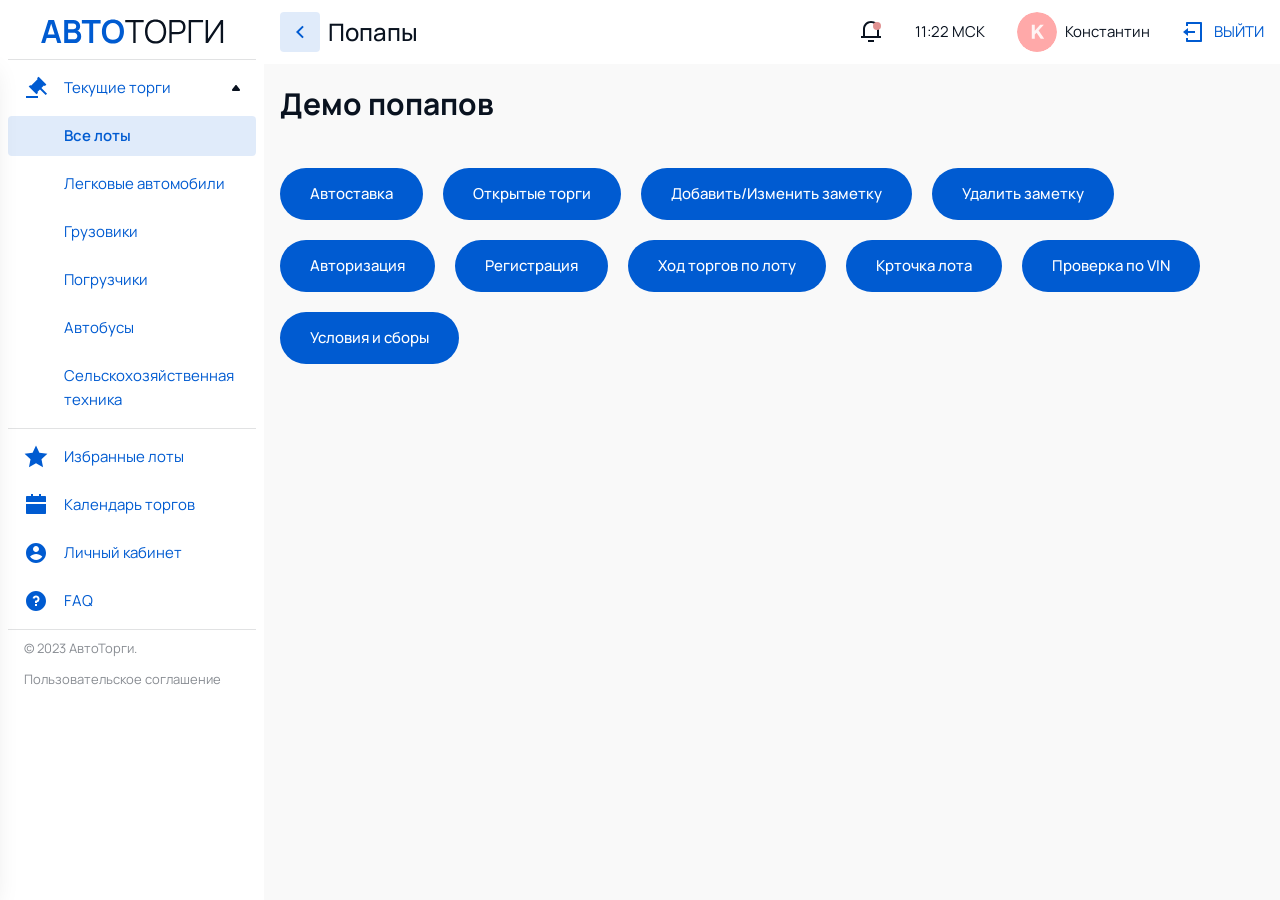
<file: popups.html>
<!DOCTYPE html>
<html lang="ru">

<head>
	<title>Popups Page</title>
	<meta charset="utf-8">
	<meta http-equiv="X-UA-Compatible" content="IE=edge">
	<meta name="format-detection" content="telephone=no" />
	<meta name="viewport" content="width=device-width, initial-scale=1, user-scalable=no">
	<link rel="stylesheet" href="css/popups.css">
	<script src="js/static/frontend-works.js"></script>
</head>
<style>
	h1 {
		margin: 0 0 30px;
	}

	.btns {
		display: flex;
		flex-wrap: wrap;
		margin: 0 -10px 60px;
	}

	.btn {
		-webkit-appearance: none;
		-moz-appearance: none;
		appearance: none;
		border: none;
		cursor: pointer;
		display: -webkit-box;
		display: -ms-flexbox;
		display: flex;
		-webkit-box-align: center;
		-ms-flex-align: center;
		align-items: center;
		color: #fff;
		font-weight: 500;
		padding: 14px 30px;
		margin: 10px;
		border-radius: 100px;
		background: #005BD1;
	}

	.btn:focus {
		outline: none;
	}

	.btn:hover {
		opacity: 0.8;
	}
</style>

<body>
	<div class="wrapper">
		<div class="sidebar">
			<div class="sidebar__content">
				<div class="sidebar__logo">
					<div class="sidebar__logo-small">
						<a href="#">
							<img src="images/logo/logo-small.svg" alt="logo">
						</a>
					</div>
					<div class="sidebar__logo-big">
						<a href="#">
							<img src="images/logo/logo.svg" alt="logo">
						</a>
					</div>
				</div>
				<div class="sidebar__lots active">
					<div class="sidebar__lots-title js-sidebar__lots-title">
						<span>Текущие торги</span>
					</div>
					<nav class="sidebar__lots-nav js-sidebar__lots-nav">
						<ul class="sidebar__lots-list">
							<li class="sidebar__lots-item">
								<a href="#" class="sidebar__lots-link active">Все лоты</a>
							</li>
							<li class="sidebar__lots-item">
								<a href="#" class="sidebar__lots-link">Легковые автомобили</a>
							</li>
							<li class="sidebar__lots-item">
								<a href="#" class="sidebar__lots-link">Грузовики</a>
							</li>
							<li class="sidebar__lots-item">
								<a href="#" class="sidebar__lots-link">Погрузчики</a>
							</li>
							<li class="sidebar__lots-item">
								<a href="#" class="sidebar__lots-link">Автобусы</a>
							</li>
							<li class="sidebar__lots-item">
								<a href="#" class="sidebar__lots-link">Сельскохозяйственная техника</a>
							</li>
						</ul>
					</nav>
				</div>
				<div class="sidebar__menu">
					<ul class="sidebar__menu-list">
						<li class="sidebar__menu-item">
							<a href="#" class="sidebar__menu-link">
								<i class="icon-star sidebar__menu-icon"></i>
								<span>Избранные лоты</span>
							</a>
						</li>
						<li class="sidebar__menu-item">
							<a href="#" class="sidebar__menu-link">
								<i class="icon-calendar sidebar__menu-icon"></i>
								<span>Календарь торгов</span>
							</a>
						</li>
						<li class="sidebar__menu-item">
							<a href="#" class="sidebar__menu-link">
								<i class="icon-account sidebar__menu-icon"></i>
								<span>Личный кабинет</span>
							</a>
						</li>
						<li class="sidebar__menu-item">
							<a href="#" class="sidebar__menu-link">
								<i class="icon-question sidebar__menu-icon"></i>
								<span>FAQ</span>
							</a>
						</li>
					</ul>
				</div>
				<div class="sidebar__footer">
					<div class="sidebar__copyright">© 2023 АвтоТорги.</div>
					<div class="sidebar__privacy">
						<a href="#">Пользовательское соглашение</a>
					</div>
				</div>
			</div>
		</div>
		<div class="main">
			<header class="header js-header">
				<a href="#" class="header__back-link"></a>
				<div class="header__logo">
					<a href="#">
						<img src="images/logo/logo-small.svg" alt="logo">
					</a>
				</div>
				<div class="header__title">
					<span>Попапы</span>
				</div>
				<div class="header__right">
					<div class="header__notification"></div>
					<div class="header__time">11:22 МСК</div>
					<div class="header__account">
						<div class="account-person">
							<div class="account-person__pic">
								<img src="images/account-person/pic.svg" alt="avatar">
							</div>
							<!--<div class="account-person__without-pic">K</div>-->
							<div class="account-person__name">Константин</div>
							<a href="#" class="account-person__full-link"></a>
						</div>
					</div>
					<div class="header__logout-btn">
						<a href="#" class="logout-btn">Выйти</a>
					</div>
				</div>
				<div class="header__hamburger">
					<div class="hamburger js-hamburger"></div>
				</div>
			</header>
			<div class="mobile-menu js-mobile-menu">
				<div class="mobile-menu__account">
					<div class="mobile-menu__person">
						<div class="account-person">
							<div class="account-person__pic">
								<img src="images/account-person/pic.svg" alt="avatar">
							</div>
							<!--<div class="account-person__without-pic">K</div>-->
							<div class="account-person__name">Константин</div>
							<a href="#" class="account-person__full-link"></a>
						</div>
					</div>
					<div class="mobile-menu__logout-btn">
						<a href="#" class="logout-btn">Выйти</a>
					</div>
				</div>
				<div class="mobile-menu__lots">
					<div class="mobile-menu__lots-title js-mobile-menu__lots-title">
						<span>Текущие торги</span>
					</div>
					<nav class="mobile-menu__lots-nav js-mobile-menu__lots-nav">
						<ul class="mobile-menu__lots-list">
							<li class="mobile-menu__lots-item">
								<a href="#" class="mobile-menu__lots-link active">Все лоты</a>
							</li>
							<li class="mobile-menu__lots-item">
								<a href="#" class="mobile-menu__lots-link">Легковые автомобили</a>
							</li>
							<li class="mobile-menu__lots-item">
								<a href="#" class="mobile-menu__lots-link">Грузовики</a>
							</li>
							<li class="mobile-menu__lots-item">
								<a href="#" class="mobile-menu__lots-link">Погрузчики</a>
							</li>
							<li class="mobile-menu__lots-item">
								<a href="#" class="mobile-menu__lots-link">Автобусы</a>
							</li>
							<li class="mobile-menu__lots-item">
								<a href="#" class="mobile-menu__lots-link">Сельскохозяйственная техника</a>
							</li>
						</ul>
					</nav>
				</div>
				<div class="mobile-menu__menu">
					<ul class="mobile-menu__menu-list">
						<li class="mobile-menu__menu-item">
							<a href="#" class="mobile-menu__menu-link">
								<i class="icon-star mobile-menu__menu-icon"></i>
								<span>Избранные лоты</span>
							</a>
						</li>
						<li class="mobile-menu__menu-item">
							<a href="#" class="mobile-menu__menu-link">
								<i class="icon-calendar mobile-menu__menu-icon"></i>
								<span>Календарь торгов</span>
							</a>
						</li>
						<li class="mobile-menu__menu-item">
							<a href="#" class="mobile-menu__menu-link">
								<i class="icon-account mobile-menu__menu-icon"></i>
								<span>Личный кабинет</span>
							</a>
						</li>
						<li class="mobile-menu__menu-item">
							<a href="#" class="mobile-menu__menu-link">
								<i class="icon-question mobile-menu__menu-icon"></i>
								<span>FAQ</span>
							</a>
						</li>
					</ul>
				</div>
				<div class="mobile-menu__footer">
					<div class="mobile-menu__copyright">© 2023 АвтоТорги.</div>
					<div class="mobile-menu__privacy">
						<a href="#">Пользовательское соглашение</a>
					</div>
				</div>
			</div>
			<div class="main-content">
				<h1>Демо попапов</h1>
				<div class="btns">
					<button class="btn" data-ajax data-url="ajax/popup/auto-bet/auto-bet.html">Автоставка</button>
					<button class="btn" data-ajax data-url="ajax/popup/bids-info/bids-info.html">Открытые торги</button>
					<button class="btn" data-ajax data-url="ajax/popup/change-note/change-note.html">Добавить/Изменить заметку</button>
					<button class="btn" data-ajax data-url="ajax/popup/confirm/confirm.html">Удалить заметку</button>
					<button class="btn" data-ajax data-url="ajax/popup/auth/auth.html">Авторизация</button>
					<button class="btn" data-ajax data-url="ajax/popup/reg/reg.html">Регистрация</button>
					<button class="btn" data-ajax data-url="ajax/popup/lot-progress/lot-progress.html">Ход торгов по лоту</button>
					<button class="btn" data-ajax data-url="ajax/popup/lot-card/lot-card.html">Крточка лота</button>
					<button class="btn" data-ajax data-url="ajax/popup/car-info/car-info.html">Проверка по VIN</button>
					<button class="btn" data-ajax data-url="ajax/popup/conditions/conditions.html">Условия и сборы</button>
				</div>
			</div>
		</div>
	</div>
	<!-- /.wrapper -->
	<script src="js/popups.bundle.js"></script>
</body>

</html>
</file>
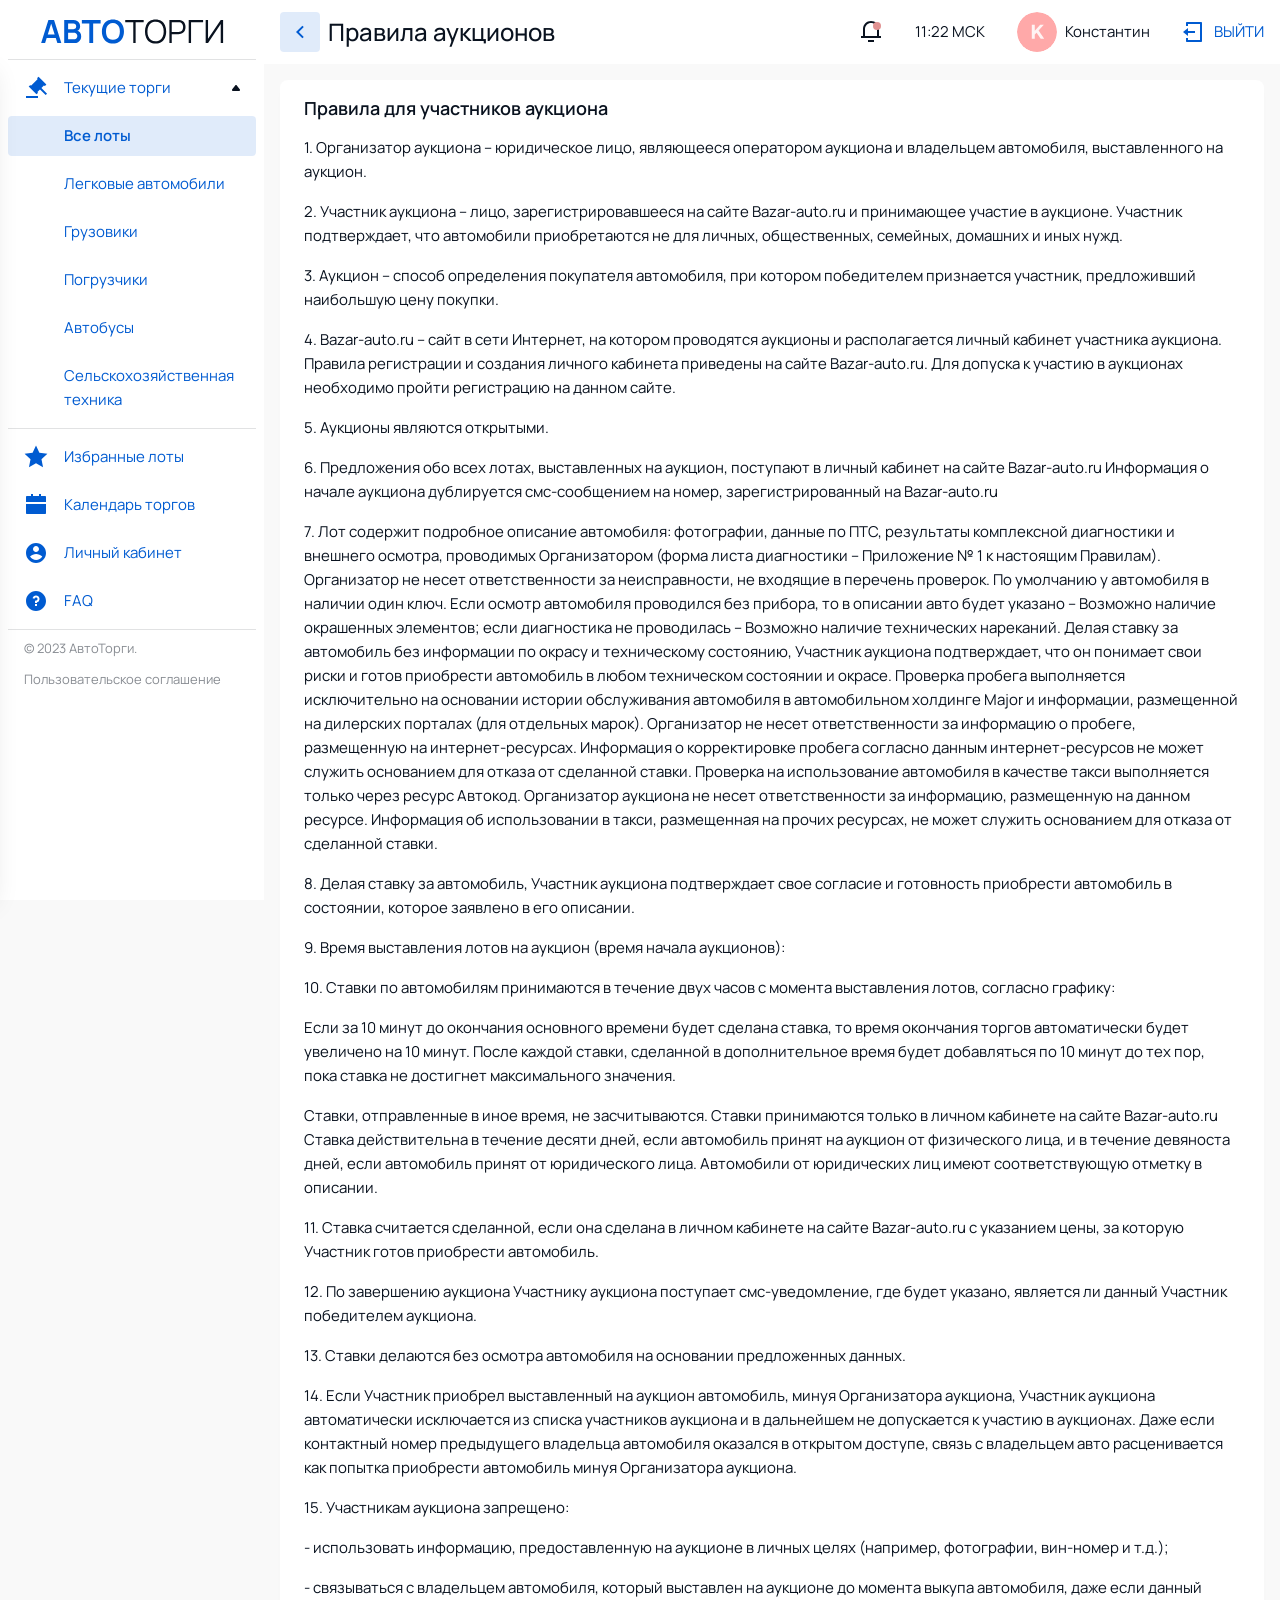
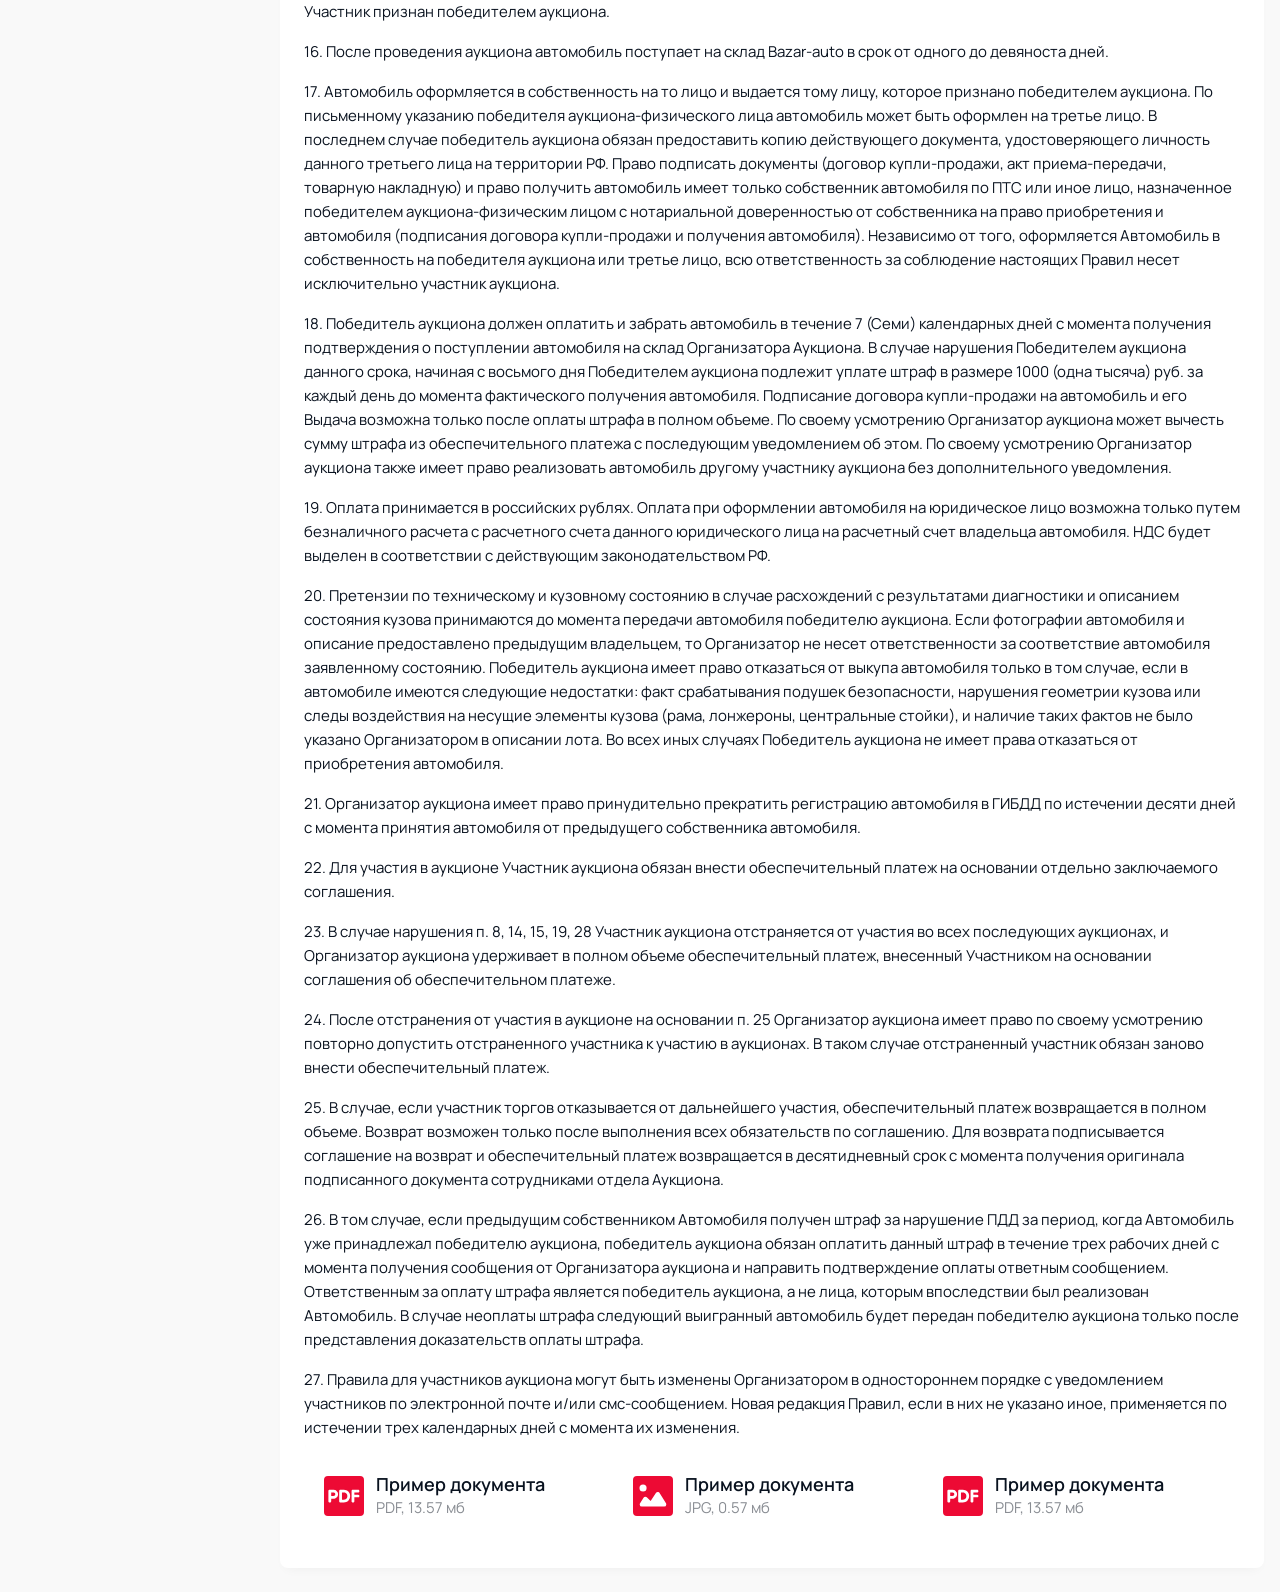
<file: rules.html>
<!DOCTYPE html>
<html lang="ru">

<head>
	<title>Rules Page</title>
	<meta charset="utf-8">
	<meta http-equiv="X-UA-Compatible" content="IE=edge">
	<meta name="format-detection" content="telephone=no" />
	<meta name="viewport" content="width=device-width, initial-scale=1, user-scalable=no">
	<link rel="stylesheet" href="css/rules.css">
	<script src="js/static/frontend-works.js"></script>
</head>

<body>
	<div class="wrapper">
		<div class="sidebar">
			<div class="sidebar__content">
				<div class="sidebar__logo">
					<div class="sidebar__logo-small">
						<a href="#">
							<img src="images/logo/logo-small.svg" alt="logo">
						</a>
					</div>
					<div class="sidebar__logo-big">
						<a href="#">
							<img src="images/logo/logo.svg" alt="logo">
						</a>
					</div>
				</div>
				<div class="sidebar__lots active">
					<div class="sidebar__lots-title js-sidebar__lots-title">
						<span>Текущие торги</span>
					</div>
					<nav class="sidebar__lots-nav js-sidebar__lots-nav">
						<ul class="sidebar__lots-list">
							<li class="sidebar__lots-item">
								<a href="#" class="sidebar__lots-link active">Все лоты</a>
							</li>
							<li class="sidebar__lots-item">
								<a href="#" class="sidebar__lots-link">Легковые автомобили</a>
							</li>
							<li class="sidebar__lots-item">
								<a href="#" class="sidebar__lots-link">Грузовики</a>
							</li>
							<li class="sidebar__lots-item">
								<a href="#" class="sidebar__lots-link">Погрузчики</a>
							</li>
							<li class="sidebar__lots-item">
								<a href="#" class="sidebar__lots-link">Автобусы</a>
							</li>
							<li class="sidebar__lots-item">
								<a href="#" class="sidebar__lots-link">Сельскохозяйственная техника</a>
							</li>
						</ul>
					</nav>
				</div>
				<div class="sidebar__menu">
					<ul class="sidebar__menu-list">
						<li class="sidebar__menu-item">
							<a href="#" class="sidebar__menu-link">
								<i class="icon-star sidebar__menu-icon"></i>
								<span>Избранные лоты</span>
							</a>
						</li>
						<li class="sidebar__menu-item">
							<a href="#" class="sidebar__menu-link">
								<i class="icon-calendar sidebar__menu-icon"></i>
								<span>Календарь торгов</span>
							</a>
						</li>
						<li class="sidebar__menu-item">
							<a href="#" class="sidebar__menu-link">
								<i class="icon-account sidebar__menu-icon"></i>
								<span>Личный кабинет</span>
							</a>
						</li>
						<li class="sidebar__menu-item">
							<a href="#" class="sidebar__menu-link">
								<i class="icon-question sidebar__menu-icon"></i>
								<span>FAQ</span>
							</a>
						</li>
					</ul>
				</div>
				<div class="sidebar__footer">
					<div class="sidebar__copyright">© 2023 АвтоТорги.</div>
					<div class="sidebar__privacy">
						<a href="#">Пользовательское соглашение</a>
					</div>
				</div>
			</div>
		</div>
		<div class="main">
			<header class="header js-header">
				<a href="#" class="header__back-link"></a>
				<div class="header__logo">
					<a href="#">
						<img src="images/logo/logo-small.svg" alt="logo">
					</a>
				</div>
				<div class="header__title">
					<span>Правила аукционов</span>
				</div>
				<div class="header__right">
					<div class="header__notification"></div>
					<div class="header__time">11:22 МСК</div>
					<div class="header__account">
						<div class="account-person">
							<div class="account-person__pic">
								<img src="images/account-person/pic.svg" alt="avatar">
							</div>
							<!--<div class="account-person__without-pic">K</div>-->
							<div class="account-person__name">Константин</div>
							<a href="#" class="account-person__full-link"></a>
						</div>
					</div>
					<div class="header__logout-btn">
						<a href="#" class="logout-btn">Выйти</a>
					</div>
				</div>
				<div class="header__hamburger">
					<div class="hamburger js-hamburger"></div>
				</div>
			</header>
			<div class="mobile-menu js-mobile-menu">
				<div class="mobile-menu__account">
					<div class="mobile-menu__person">
						<div class="account-person">
							<div class="account-person__pic">
								<img src="images/account-person/pic.svg" alt="avatar">
							</div>
							<!--<div class="account-person__without-pic">K</div>-->
							<div class="account-person__name">Константин</div>
							<a href="#" class="account-person__full-link"></a>
						</div>
					</div>
					<div class="mobile-menu__logout-btn">
						<a href="#" class="logout-btn">Выйти</a>
					</div>
				</div>
				<div class="mobile-menu__lots">
					<div class="mobile-menu__lots-title js-mobile-menu__lots-title">
						<span>Текущие торги</span>
					</div>
					<nav class="mobile-menu__lots-nav js-mobile-menu__lots-nav">
						<ul class="mobile-menu__lots-list">
							<li class="mobile-menu__lots-item">
								<a href="#" class="mobile-menu__lots-link active">Все лоты</a>
							</li>
							<li class="mobile-menu__lots-item">
								<a href="#" class="mobile-menu__lots-link">Легковые автомобили</a>
							</li>
							<li class="mobile-menu__lots-item">
								<a href="#" class="mobile-menu__lots-link">Грузовики</a>
							</li>
							<li class="mobile-menu__lots-item">
								<a href="#" class="mobile-menu__lots-link">Погрузчики</a>
							</li>
							<li class="mobile-menu__lots-item">
								<a href="#" class="mobile-menu__lots-link">Автобусы</a>
							</li>
							<li class="mobile-menu__lots-item">
								<a href="#" class="mobile-menu__lots-link">Сельскохозяйственная техника</a>
							</li>
						</ul>
					</nav>
				</div>
				<div class="mobile-menu__menu">
					<ul class="mobile-menu__menu-list">
						<li class="mobile-menu__menu-item">
							<a href="#" class="mobile-menu__menu-link">
								<i class="icon-star mobile-menu__menu-icon"></i>
								<span>Избранные лоты</span>
							</a>
						</li>
						<li class="mobile-menu__menu-item">
							<a href="#" class="mobile-menu__menu-link">
								<i class="icon-calendar mobile-menu__menu-icon"></i>
								<span>Календарь торгов</span>
							</a>
						</li>
						<li class="mobile-menu__menu-item">
							<a href="#" class="mobile-menu__menu-link">
								<i class="icon-account mobile-menu__menu-icon"></i>
								<span>Личный кабинет</span>
							</a>
						</li>
						<li class="mobile-menu__menu-item">
							<a href="#" class="mobile-menu__menu-link">
								<i class="icon-question mobile-menu__menu-icon"></i>
								<span>FAQ</span>
							</a>
						</li>
					</ul>
				</div>
				<div class="mobile-menu__footer">
					<div class="mobile-menu__copyright">© 2023 АвтоТорги.</div>
					<div class="mobile-menu__privacy">
						<a href="#">Пользовательское соглашение</a>
					</div>
				</div>
			</div>
			<div class="main-content">
				<div class="text-default">
					<h3>Правила для участников аукциона</h3>
					<ol>
						<li> Организатор аукциона – юридическое лицо, являющееся оператором аукциона и владельцем автомобиля, выставленного на аукцион. </li>
						<li> Участник аукциона – лицо, зарегистрировавшееся на сайте Bazar-auto.ru и принимающее участие в аукционе. Участник подтверждает, что автомобили приобретаются не для личных, общественных, семейных, домашних и иных нужд. </li>
						<li> Аукцион – способ определения покупателя автомобиля, при котором победителем признается участник, предложивший наибольшую цену покупки. </li>
						<li> Bazar-auto.ru – сайт в сети Интернет, на котором проводятся аукционы и располагается личный кабинет участника аукциона. Правила регистрации и создания личного кабинета приведены на сайте Bazar-auto.ru. Для допуска к участию в аукционах необходимо пройти регистрацию на данном сайте. </li>
						<li> Аукционы являются открытыми. </li>
						<li> Предложения обо всех лотах, выставленных на аукцион, поступают в личный кабинет на сайте Bazar-auto.ru Информация о начале аукциона дублируется смс-сообщением на номер, зарегистрированный на Bazar-auto.ru </li>
						<li> Лот содержит подробное описание автомобиля: фотографии, данные по ПТС, результаты комплексной диагностики и внешнего осмотра, проводимых Организатором (форма листа диагностики – Приложение № 1 к настоящим Правилам). Организатор не несет ответственности за неисправности, не входящие в перечень проверок. По умолчанию у автомобиля в наличии один ключ. Если осмотр автомобиля проводился без прибора, то в описании авто будет указано – Возможно наличие окрашенных элементов; если диагностика не проводилась – Возможно наличие технических нареканий. Делая ставку за автомобиль без информации по окрасу и техническому состоянию, Участник аукциона подтверждает, что он понимает свои риски и готов приобрести автомобиль в любом техническом состоянии и окрасе. Проверка пробега выполняется исключительно на основании истории обслуживания автомобиля в автомобильном холдинге Major и информации, размещенной на дилерских порталах (для отдельных марок). Организатор не несет ответственности за информацию о пробеге, размещенную на интернет-ресурсах. Информация о корректировке пробега согласно данным интернет-ресурсов не может служить основанием для отказа от сделанной ставки. Проверка на использование автомобиля в качестве такси выполняется только через ресурс Автокод. Организатор аукциона не несет ответственности за информацию, размещенную на данном ресурсе. Информация об использовании в такси, размещенная на прочих ресурсах, не может служить основанием для отказа от сделанной ставки. </li>
						<li> Делая ставку за автомобиль, Участник аукциона подтверждает свое согласие и готовность приобрести автомобиль в состоянии, которое заявлено в его описании. </li>
						<li> Время выставления лотов на аукцион (время начала аукционов): </li>
						<li> Ставки по автомобилям принимаются в течение двух часов с момента выставления лотов, согласно графику: <p></p>
							<p> Если за 10 минут до окончания основного времени будет сделана ставка, то время окончания торгов автоматически будет увеличено на 10 минут. После каждой ставки, сделанной в дополнительное время будет добавляться по 10 минут до тех пор, пока ставка не достигнет максимального значения. </p>
							<p> Ставки, отправленные в иное время, не засчитываются. Ставки принимаются только в личном кабинете на сайте Bazar-auto.ru Ставка действительна в течение десяти дней, если автомобиль принят на аукцион от физического лица, и в течение девяноста дней, если автомобиль принят от юридического лица. Автомобили от юридических лиц имеют соответствующую отметку в описании. </p>
						</li>
						<li> Ставка считается сделанной, если она сделана в личном кабинете на сайте Bazar-auto.ru с указанием цены, за которую Участник готов приобрести автомобиль. </li>
						<li> По завершению аукциона Участнику аукциона поступает смс-уведомление, где будет указано, является ли данный Участник победителем аукциона. </li>
						<li> Ставки делаются без осмотра автомобиля на основании предложенных данных. </li>
						<li> Если Участник приобрел выставленный на аукцион автомобиль, минуя Организатора аукциона, Участник аукциона автоматически исключается из списка участников аукциона и в дальнейшем не допускается к участию в аукционах. Даже если контактный номер предыдущего владельца автомобиля оказался в открытом доступе, связь с владельцем авто расценивается как попытка приобрести автомобиль минуя Организатора аукциона. </li>
						<li> Участникам аукциона запрещено: <p></p>
							<p> - использовать информацию, предоставленную на аукционе в личных целях (например, фотографии, вин-номер и т.д.); </p>
							<p> - связываться с владельцем автомобиля, который выставлен на аукционе до момента выкупа автомобиля, даже если данный Участник признан победителем аукциона. </p>
						</li>
						<li> После проведения аукциона автомобиль поступает на склад Bazar-auto в срок от одного до девяноста дней. </li>
						<li> Автомобиль оформляется в собственность на то лицо и выдается тому лицу, которое признано победителем аукциона. По письменному указанию победителя аукциона-физического лица автомобиль может быть оформлен на третье лицо. В последнем случае победитель аукциона обязан предоставить копию действующего документа, удостоверяющего личность данного третьего лица на территории РФ. Право подписать документы (договор купли-продажи, акт приема-передачи, товарную накладную) и право получить автомобиль имеет только собственник автомобиля по ПТС или иное лицо, назначенное победителем аукциона-физическим лицом с нотариальной доверенностью от собственника на право приобретения и автомобиля (подписания договора купли-продажи и получения автомобиля). Независимо от того, оформляется Автомобиль в собственность на победителя аукциона или третье лицо, всю ответственность за соблюдение настоящих Правил несет исключительно участник аукциона. </li>
						<li> Победитель аукциона должен оплатить и забрать автомобиль в течение 7 (Семи) календарных дней с момента получения подтверждения о поступлении автомобиля на склад Организатора Аукциона. В случае нарушения Победителем аукциона данного срока, начиная с восьмого дня Победителем аукциона подлежит уплате штраф в размере 1000 (одна тысяча) руб. за каждый день до момента фактического получения автомобиля. Подписание договора купли-продажи на автомобиль и его Выдача возможна только после оплаты штрафа в полном объеме. По своему усмотрению Организатор аукциона может вычесть сумму штрафа из обеспечительного платежа с последующим уведомлением об этом. По своему усмотрению Организатор аукциона также имеет право реализовать автомобиль другому участнику аукциона без дополнительного уведомления. </li>
						<li> Оплата принимается в российских рублях. Оплата при оформлении автомобиля на юридическое лицо возможна только путем безналичного расчета с расчетного счета данного юридического лица на расчетный счет владельца автомобиля. НДС будет выделен в соответствии с действующим законодательством РФ. </li>
						<li> Претензии по техническому и кузовному состоянию в случае расхождений с результатами диагностики и описанием состояния кузова принимаются до момента передачи автомобиля победителю аукциона. Если фотографии автомобиля и описание предоставлено предыдущим владельцем, то Организатор не несет ответственности за соответствие автомобиля заявленному состоянию. Победитель аукциона имеет право отказаться от выкупа автомобиля только в том случае, если в автомобиле имеются следующие недостатки: факт срабатывания подушек безопасности, нарушения геометрии кузова или следы воздействия на несущие элементы кузова (рама, лонжероны, центральные стойки), и наличие таких фактов не было указано Организатором в описании лота. Во всех иных случаях Победитель аукциона не имеет права отказаться от приобретения автомобиля. </li>
						<li> Организатор аукциона имеет право принудительно прекратить регистрацию автомобиля в ГИБДД по истечении десяти дней с момента принятия автомобиля от предыдущего собственника автомобиля. </li>
						<li> Для участия в аукционе Участник аукциона обязан внести обеспечительный платеж на основании отдельно заключаемого соглашения. </li>
						<li> В случае нарушения п. 8, 14, 15, 19, 28 Участник аукциона отстраняется от участия во всех последующих аукционах, и Организатор аукциона удерживает в полном объеме обеспечительный платеж, внесенный Участником на основании соглашения об обеспечительном платеже. </li>
						<li> После отстранения от участия в аукционе на основании п. 25 Организатор аукциона имеет право по своему усмотрению повторно допустить отстраненного участника к участию в аукционах. В таком случае отстраненный участник обязан заново внести обеспечительный платеж. </li>
						<li> В случае, если участник торгов отказывается от дальнейшего участия, обеспечительный платеж возвращается в полном объеме. Возврат возможен только после выполнения всех обязательств по соглашению. Для возврата подписывается соглашение на возврат и обеспечительный платеж возвращается в десятидневный срок с момента получения оригинала подписанного документа сотрудниками отдела Аукциона. </li>
						<li> В том случае, если предыдущим собственником Автомобиля получен штраф за нарушение ПДД за период, когда Автомобиль уже принадлежал победителю аукциона, победитель аукциона обязан оплатить данный штраф в течение трех рабочих дней с момента получения сообщения от Организатора аукциона и направить подтверждение оплаты ответным сообщением. Ответственным за оплату штрафа является победитель аукциона, а не лица, которым впоследствии был реализован Автомобиль. В случае неоплаты штрафа следующий выигранный автомобиль будет передан победителю аукциона только после представления доказательств оплаты штрафа. </li>
						<li> Правила для участников аукциона могут быть изменены Организатором в одностороннем порядке с уведомлением участников по электронной почте и/или смс-сообщением. Новая редакция Правил, если в них не указано иное, применяется по истечении трех календарных дней с момента их изменения. </li>
					</ol>
					<div class="text-default__documents">
						<div class="text-default__documents-item">
							<div class="document-item">
								<div class="document-item__icon">
									<img class="lazyload" data-src="images/document-item/pdf.svg" alt="icon">
								</div>
								<div class="document-item__desc">
									<div class="document-item__name">Пример документа</div>
									<div class="document-item__size">PDF, 13.57 мб</div>
								</div>
								<a href="#" class="document-item__full-link"></a>
							</div>
						</div>
						<div class="text-default__documents-item">
							<div class="document-item">
								<div class="document-item__icon">
									<img class="lazyload" data-src="images/document-item/img.svg" alt="icon">
								</div>
								<div class="document-item__desc">
									<div class="document-item__name">Пример документа</div>
									<div class="document-item__size">JPG, 0.57 мб</div>
								</div>
								<a href="#" class="document-item__full-link"></a>
							</div>
						</div>
						<div class="text-default__documents-item">
							<div class="document-item">
								<div class="document-item__icon">
									<img class="lazyload" data-src="images/document-item/pdf.svg" alt="icon">
								</div>
								<div class="document-item__desc">
									<div class="document-item__name">Пример документа</div>
									<div class="document-item__size">PDF, 13.57 мб</div>
								</div>
								<a href="#" class="document-item__full-link"></a>
							</div>
						</div>
					</div>
				</div>
			</div>
		</div>
	</div>
	<!-- /.wrapper -->
	<script src="js/rules.bundle.js"></script>
</body>

</html>
</file>
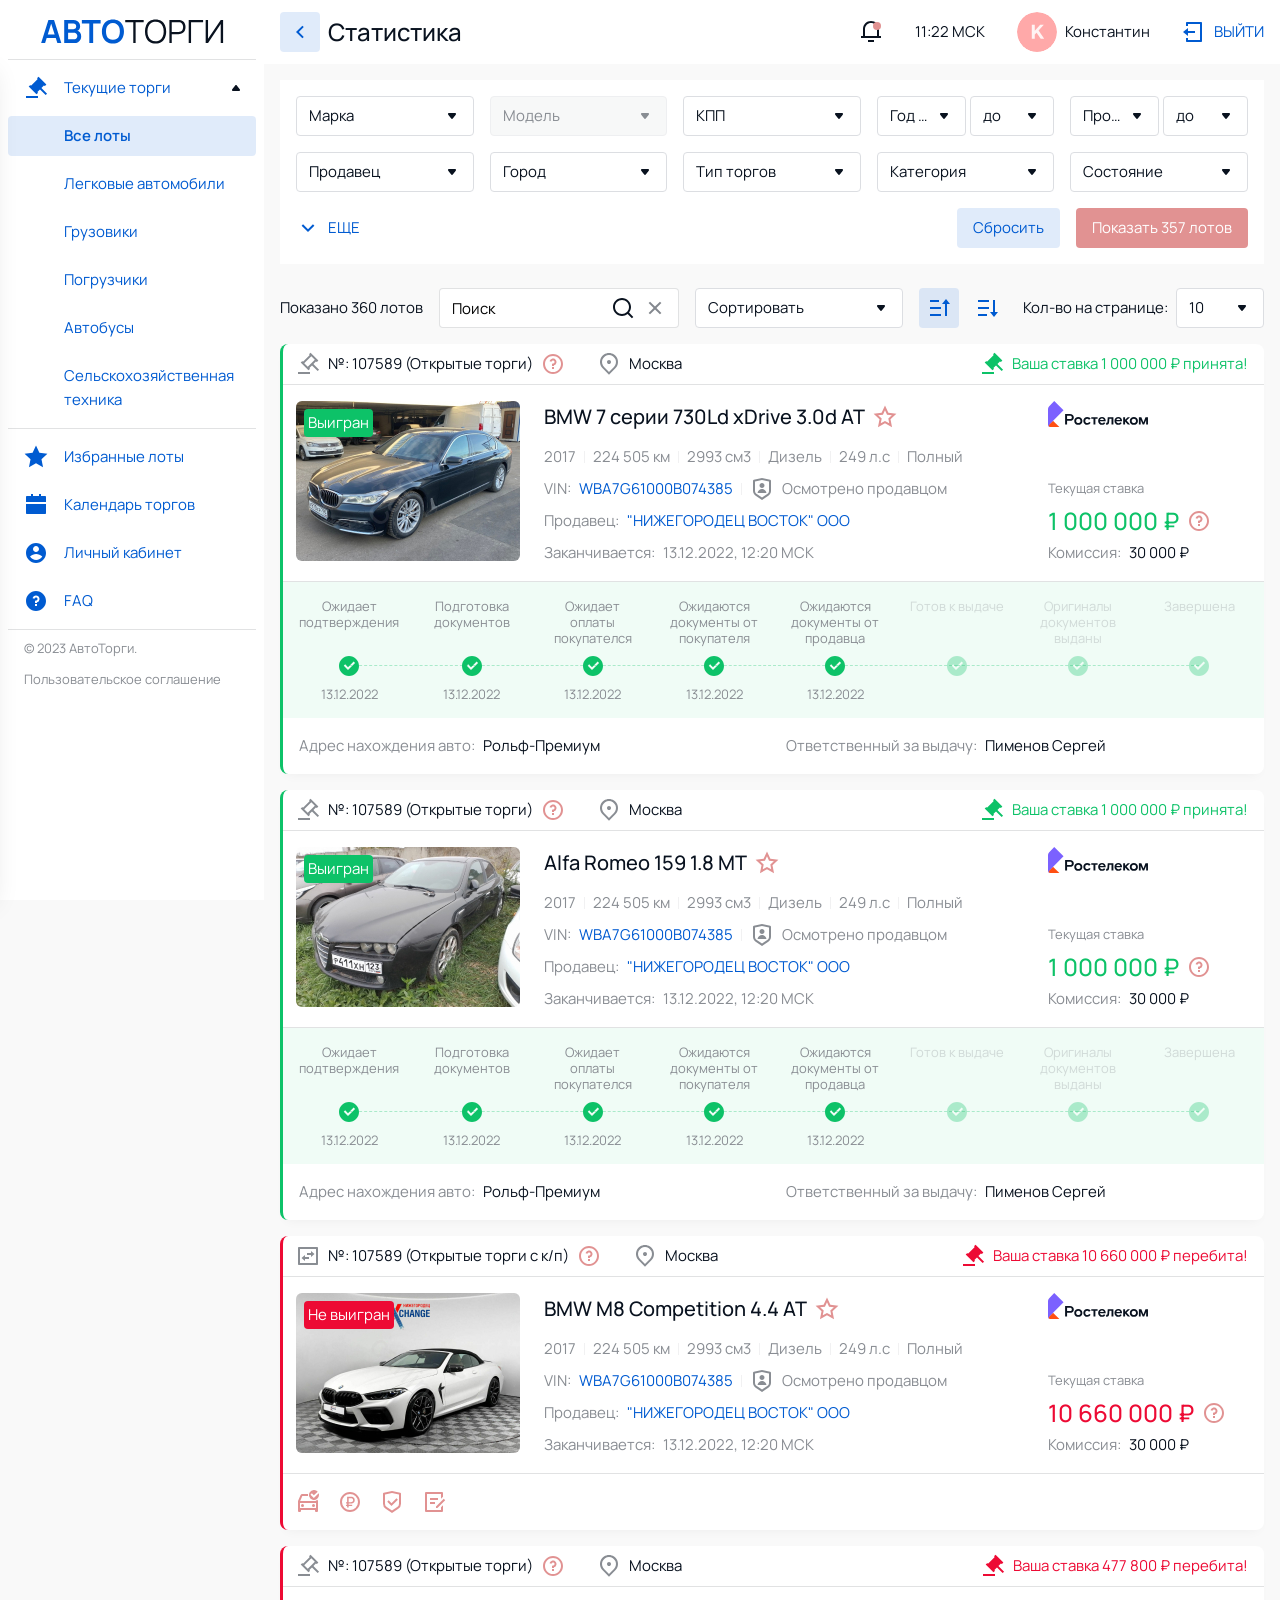
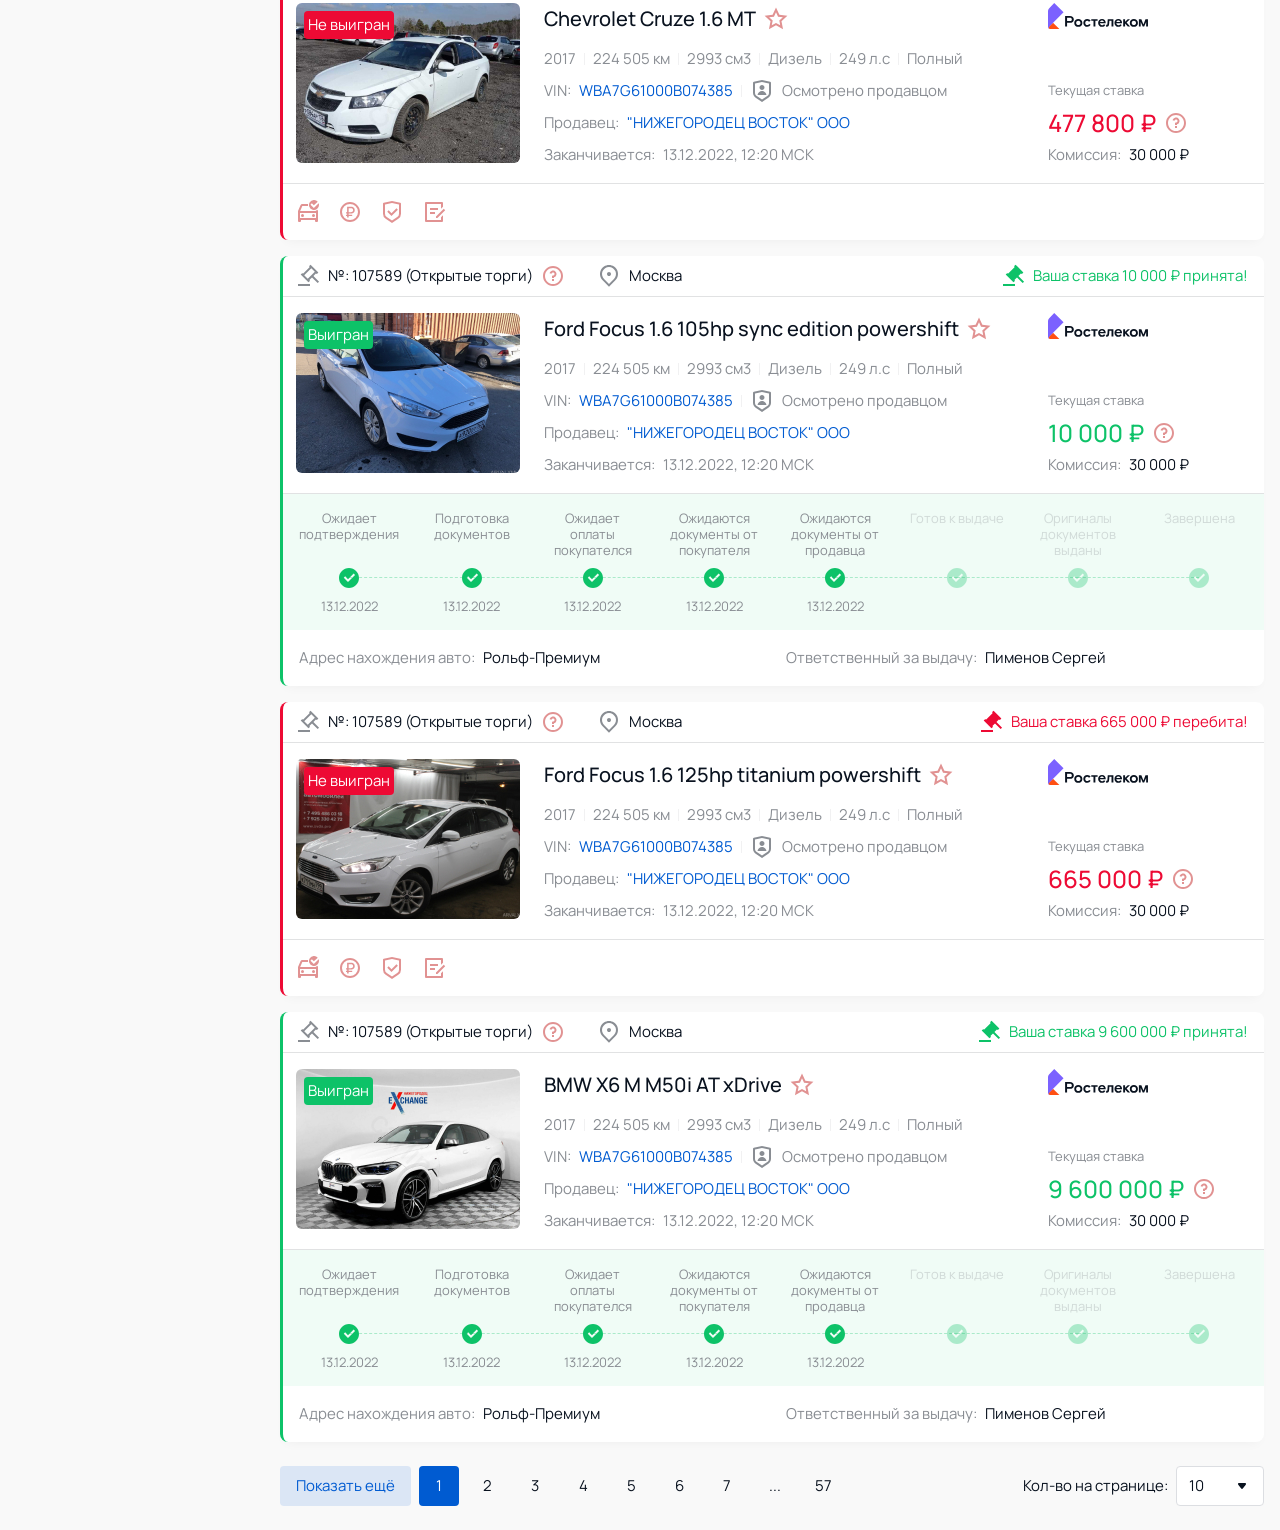
<file: statistics.html>
<!DOCTYPE html>
<html lang="ru">

<head>
	<title>Statistics Page</title>
	<meta charset="utf-8">
	<meta http-equiv="X-UA-Compatible" content="IE=edge">
	<meta name="format-detection" content="telephone=no" />
	<meta name="viewport" content="width=device-width, initial-scale=1, user-scalable=no">
	<link rel="stylesheet" href="css/statistics.css">
	<script src="js/static/frontend-works.js"></script>
</head>

<body>
	<div class="wrapper">
		<div class="sidebar">
			<div class="sidebar__content">
				<div class="sidebar__logo">
					<div class="sidebar__logo-small">
						<a href="#">
							<img src="images/logo/logo-small.svg" alt="logo">
						</a>
					</div>
					<div class="sidebar__logo-big">
						<a href="#">
							<img src="images/logo/logo.svg" alt="logo">
						</a>
					</div>
				</div>
				<div class="sidebar__lots active">
					<div class="sidebar__lots-title js-sidebar__lots-title">
						<span>Текущие торги</span>
					</div>
					<nav class="sidebar__lots-nav js-sidebar__lots-nav">
						<ul class="sidebar__lots-list">
							<li class="sidebar__lots-item">
								<a href="#" class="sidebar__lots-link active">Все лоты</a>
							</li>
							<li class="sidebar__lots-item">
								<a href="#" class="sidebar__lots-link">Легковые автомобили</a>
							</li>
							<li class="sidebar__lots-item">
								<a href="#" class="sidebar__lots-link">Грузовики</a>
							</li>
							<li class="sidebar__lots-item">
								<a href="#" class="sidebar__lots-link">Погрузчики</a>
							</li>
							<li class="sidebar__lots-item">
								<a href="#" class="sidebar__lots-link">Автобусы</a>
							</li>
							<li class="sidebar__lots-item">
								<a href="#" class="sidebar__lots-link">Сельскохозяйственная техника</a>
							</li>
						</ul>
					</nav>
				</div>
				<div class="sidebar__menu">
					<ul class="sidebar__menu-list">
						<li class="sidebar__menu-item">
							<a href="#" class="sidebar__menu-link">
								<i class="icon-star sidebar__menu-icon"></i>
								<span>Избранные лоты</span>
							</a>
						</li>
						<li class="sidebar__menu-item">
							<a href="#" class="sidebar__menu-link">
								<i class="icon-calendar sidebar__menu-icon"></i>
								<span>Календарь торгов</span>
							</a>
						</li>
						<li class="sidebar__menu-item">
							<a href="#" class="sidebar__menu-link">
								<i class="icon-account sidebar__menu-icon"></i>
								<span>Личный кабинет</span>
							</a>
						</li>
						<li class="sidebar__menu-item">
							<a href="#" class="sidebar__menu-link">
								<i class="icon-question sidebar__menu-icon"></i>
								<span>FAQ</span>
							</a>
						</li>
					</ul>
				</div>
				<div class="sidebar__footer">
					<div class="sidebar__copyright">© 2023 АвтоТорги.</div>
					<div class="sidebar__privacy">
						<a href="#">Пользовательское соглашение</a>
					</div>
				</div>
			</div>
		</div>
		<div class="main">
			<header class="header js-header">
				<a href="#" class="header__back-link"></a>
				<div class="header__logo">
					<a href="#">
						<img src="images/logo/logo-small.svg" alt="logo">
					</a>
				</div>
				<div class="header__title">
					<span>Статистика</span>
				</div>
				<div class="header__right">
					<div class="header__notification"></div>
					<div class="header__time">11:22 МСК</div>
					<div class="header__account">
						<div class="account-person">
							<div class="account-person__pic">
								<img src="images/account-person/pic.svg" alt="avatar">
							</div>
							<!--<div class="account-person__without-pic">K</div>-->
							<div class="account-person__name">Константин</div>
							<a href="#" class="account-person__full-link"></a>
						</div>
					</div>
					<div class="header__logout-btn">
						<a href="#" class="logout-btn">Выйти</a>
					</div>
				</div>
				<div class="header__hamburger">
					<div class="hamburger js-hamburger"></div>
				</div>
			</header>
			<div class="mobile-menu js-mobile-menu">
				<div class="mobile-menu__account">
					<div class="mobile-menu__person">
						<div class="account-person">
							<div class="account-person__pic">
								<img src="images/account-person/pic.svg" alt="avatar">
							</div>
							<!--<div class="account-person__without-pic">K</div>-->
							<div class="account-person__name">Константин</div>
							<a href="#" class="account-person__full-link"></a>
						</div>
					</div>
					<div class="mobile-menu__logout-btn">
						<a href="#" class="logout-btn">Выйти</a>
					</div>
				</div>
				<div class="mobile-menu__lots">
					<div class="mobile-menu__lots-title js-mobile-menu__lots-title">
						<span>Текущие торги</span>
					</div>
					<nav class="mobile-menu__lots-nav js-mobile-menu__lots-nav">
						<ul class="mobile-menu__lots-list">
							<li class="mobile-menu__lots-item">
								<a href="#" class="mobile-menu__lots-link active">Все лоты</a>
							</li>
							<li class="mobile-menu__lots-item">
								<a href="#" class="mobile-menu__lots-link">Легковые автомобили</a>
							</li>
							<li class="mobile-menu__lots-item">
								<a href="#" class="mobile-menu__lots-link">Грузовики</a>
							</li>
							<li class="mobile-menu__lots-item">
								<a href="#" class="mobile-menu__lots-link">Погрузчики</a>
							</li>
							<li class="mobile-menu__lots-item">
								<a href="#" class="mobile-menu__lots-link">Автобусы</a>
							</li>
							<li class="mobile-menu__lots-item">
								<a href="#" class="mobile-menu__lots-link">Сельскохозяйственная техника</a>
							</li>
						</ul>
					</nav>
				</div>
				<div class="mobile-menu__menu">
					<ul class="mobile-menu__menu-list">
						<li class="mobile-menu__menu-item">
							<a href="#" class="mobile-menu__menu-link">
								<i class="icon-star mobile-menu__menu-icon"></i>
								<span>Избранные лоты</span>
							</a>
						</li>
						<li class="mobile-menu__menu-item">
							<a href="#" class="mobile-menu__menu-link">
								<i class="icon-calendar mobile-menu__menu-icon"></i>
								<span>Календарь торгов</span>
							</a>
						</li>
						<li class="mobile-menu__menu-item">
							<a href="#" class="mobile-menu__menu-link">
								<i class="icon-account mobile-menu__menu-icon"></i>
								<span>Личный кабинет</span>
							</a>
						</li>
						<li class="mobile-menu__menu-item">
							<a href="#" class="mobile-menu__menu-link">
								<i class="icon-question mobile-menu__menu-icon"></i>
								<span>FAQ</span>
							</a>
						</li>
					</ul>
				</div>
				<div class="mobile-menu__footer">
					<div class="mobile-menu__copyright">© 2023 АвтоТорги.</div>
					<div class="mobile-menu__privacy">
						<a href="#">Пользовательское соглашение</a>
					</div>
				</div>
			</div>
			<div class="main-content has-filter">
				<div class="filter js-filter">
					<div class="filter__shadow js-filter__shadow"></div>
					<div class="filter__wrapper">
						<div class="filter__top-mob">
							<div class="filter__title">Фильтр</div>
							<div class="filter__close-btn js-filter__close-btn"></div>
						</div>
						<div class="filter__content js-filter__content">
							<div class="filter__top-fields">
								<div class="filter__field">
									<div class="select-box">
										<select name="brand" class="select-box__select js-select-box__select js-select-box-filter allow-deselect" data-placeholder-text="Марка" data-show-search="true" data-allow-deselect="true">
											<option data-placeholder="true"></option>
											<option value="1">Audi</option>
											<option value="2">Bmw</option>
											<option value="3">Mercedes-Benz</option>
											<option value="4">Львовский Автопогрузчик</option>
											<option value="5">Мобильный сварочный агрегат на одноосном шасси</option>
										</select>
									</div>
								</div>
								<div class="filter__field">
									<div class="select-box">
										<select name="model" multiple="true" disabled="true" class="select-box__select js-select-box__select js-select-box-filter allow-deselect" data-placeholder-text="Модель" data-show-search="true" data-allow-deselect="true">
											<option data-placeholder="true"></option>
											<option value="1">x5</option>
											<option value="2">x6</option>
											<option value="3">x7</option>
											<option value="4">i7</option>
										</select>
									</div>
								</div>
								<div class="filter__field">
									<div class="select-box">
										<select name="transmission" class="select-box__select js-select-box__select js-select-box-filter allow-deselect" data-placeholder-text="КПП" data-show-search="true" data-allow-deselect="true">
											<option data-placeholder="true"></option>
											<option value="1">АКПП</option>
											<option value="2">Механика</option>
											<option value="3">МКПП</option>
											<option value="4">МКПП/АКПП</option>
										</select>
									</div>
								</div>
								<div class="filter__fields">
									<div class="filter__small-field">
										<div class="select-box">
											<select name="year-from" class="select-box__select js-select-box__select js-select-box-filter allow-deselect" data-placeholder-text="Год от" data-show-search="true" data-allow-deselect="true">
												<option data-placeholder="true"></option>
												<option value="1">1992</option>
												<option value="2">1993</option>
												<option value="3">1994</option>
												<option value="4">1995</option>
												<option value="5">1996</option>
												<option value="6">1997</option>
												<option value="7">1998</option>
											</select>
										</div>
									</div>
									<div class="filter__small-field">
										<div class="select-box">
											<select name="year-to" class="select-box__select js-select-box__select js-select-box-filter allow-deselect" data-placeholder-text="до" data-show-search="true" data-allow-deselect="true">
												<option data-placeholder="true"></option>
												<option value="1">2000</option>
												<option value="2">2001</option>
												<option value="3">2005</option>
												<option value="4">2008</option>
												<option value="5">2018</option>
												<option value="6">2022</option>
												<option value="7">2023</option>
											</select>
										</div>
									</div>
								</div>
								<div class="filter__fields">
									<div class="filter__small-field">
										<div class="select-box">
											<select name="mileage-from" class="select-box__select js-select-box__select js-select-box-filter allow-deselect" data-placeholder-text="Пробег от" data-show-search="true" data-allow-deselect="true">
												<option data-placeholder="true"></option>
												<option value="1">11.000</option>
												<option value="2">28.000</option>
												<option value="3">50.000</option>
											</select>
										</div>
									</div>
									<div class="filter__small-field">
										<div class="select-box">
											<select name="mileage-to" class="select-box__select js-select-box__select js-select-box-filter allow-deselect" data-placeholder-text="до" data-show-search="true" data-allow-deselect="true">
												<option data-placeholder="true"></option>
												<option value="1">30.000</option>
												<option value="2">60.000</option>
												<option value="3">85.000</option>
											</select>
										</div>
									</div>
								</div>
								<div class="filter__field">
									<div class="select-box">
										<select name="salesman" class="select-box__select js-select-box__select js-select-box-filter allow-deselect" data-placeholder-text="Продавец" data-show-search="true" data-allow-deselect="true">
											<option data-placeholder="true"></option>
											<option value="1">Empty</option>
										</select>
									</div>
								</div>
								<div class="filter__field">
									<div class="select-box">
										<select name="city" class="select-box__select js-select-box__select js-select-box-filter allow-deselect" data-placeholder-text="Город" data-show-search="true" data-allow-deselect="true">
											<option data-placeholder="true"></option>
											<option value="1">Москва</option>
											<option value="2">Санкт-Петербург</option>
										</select>
									</div>
								</div>
								<div class="filter__field">
									<div class="select-box">
										<select name="trade-type" class="select-box__select js-select-box__select js-select-box-filter allow-deselect" data-placeholder-text="Тип торгов" data-show-search="true" data-allow-deselect="true">
											<option data-placeholder="true"></option>
											<option value="1">Купить сейчас</option>
											<option value="2">Открытые торги</option>
										</select>
									</div>
								</div>
								<div class="filter__field">
									<div class="select-box">
										<select name="category" class="select-box__select js-select-box__select js-select-box-filter allow-deselect" data-placeholder-text="Категория" data-show-search="true" data-allow-deselect="true">
											<option data-placeholder="true"></option>
											<option value="1">Корпоративные парки</option>
											<option value="2">Лизинг и банки</option>
											<option value="3">Физические лица</option>
											<option value="4">Такси и прокат</option>
											<option value="5">Официальные дилеры</option>
											<option value="6">Водная техника</option>
										</select>
									</div>
								</div>
								<div class="filter__field">
									<div class="select-box">
										<select name="state" class="select-box__select js-select-box__select js-select-box-filter allow-deselect" data-placeholder-text="Состояние" data-show-search="true" data-allow-deselect="true">
											<option data-placeholder="true"></option>
											<option value="1">Кроме аварийных</option>
											<option value="2">Аварийные</option>
										</select>
									</div>
								</div>
							</div>
							<div class="filter__bottom-fields js-filter__bottom-fields">
								<div class="filter__fields">
									<div class="filter__small-field">
										<div class="select-box">
											<select name="volume-from" class="select-box__select js-select-box__select js-select-box-filter allow-deselect" data-placeholder-text="Объём от" data-show-search="true" data-allow-deselect="true">
												<option data-placeholder="true"></option>
												<option value="1">1600</option>
												<option value="2">1800</option>
												<option value="3">2000</option>
												<option value="4">2800</option>
											</select>
										</div>
									</div>
									<div class="filter__small-field">
										<div class="select-box">
											<select name="volume-to" class="select-box__select js-select-box__select js-select-box-filter allow-deselect" data-placeholder-text="до" data-show-search="true" data-allow-deselect="true">
												<option data-placeholder="true"></option>
												<option value="1">1600</option>
												<option value="2">1800</option>
												<option value="3">2000</option>
												<option value="4">2800</option>
												<option value="5">3000</option>
												<option value="6">8000</option>
											</select>
										</div>
									</div>
								</div>
								<div class="filter__field">
									<div class="select-box">
										<select name="engine" class="select-box__select js-select-box__select js-select-box-filter allow-deselect" data-placeholder-text="Двигатель" data-show-search="true" data-allow-deselect="true">
											<option data-placeholder="true"></option>
											<option value="1">Бензин</option>
											<option value="2">Дизель</option>
											<option value="3">Гибрид</option>
										</select>
									</div>
								</div>
								<div class="filter__field">
									<div class="select-box">
										<select name="color" class="select-box__select js-select-box__select js-select-box-filter allow-deselect" data-placeholder-text="Цвет" data-show-search="true" data-allow-deselect="true">
											<option data-placeholder="true"></option>
											<option value="1">Белый</option>
											<option value="2">Черный</option>
										</select>
									</div>
								</div>
								<div class="filter__field">
									<div class="select-box">
										<select name="climate-control" class="select-box__select js-select-box__select js-select-box-filter allow-deselect" data-placeholder-text="Климат-контроль" data-show-search="true" data-allow-deselect="true">
											<option data-placeholder="true"></option>
											<option value="1">Климат-контроль</option>
											<option value="2">Климат-контроль 2-зонный</option>
											<option value="3">Климат-контроль многозонный</option>
											<option value="4">Кондиционер</option>
										</select>
									</div>
								</div>
								<div class="filter__field">
									<div class="select-box">
										<select name="upholstery" class="select-box__select js-select-box__select js-select-box-filter allow-deselect" data-placeholder-text="Обивка салона" data-show-search="true" data-allow-deselect="true">
											<option data-placeholder="true"></option>
											<option value="1">Кожа</option>
											<option value="2">Ткань</option>
										</select>
									</div>
								</div>
								<div class="filter__field">
									<div class="select-box">
										<select name="VAT" class="select-box__select js-select-box__select js-select-box-filter allow-deselect" data-placeholder-text="НДС" data-show-search="true" data-allow-deselect="true">
											<option data-placeholder="true"></option>
											<option value="1">НДС не облагается</option>
											<option value="2">НДС включен</option>
										</select>
									</div>
								</div>
								<div class="filter__field">
									<div class="select-box">
										<select name="body-type" class="select-box__select js-select-box__select js-select-box-filter allow-deselect" data-placeholder-text="Тип кузова" data-show-search="true" data-allow-deselect="true">
											<option data-placeholder="true"></option>
											<option value="1">Седан</option>
											<option value="2">Универсал</option>
											<option value="3">Пикап</option>
										</select>
									</div>
								</div>
								<div class="filter__field">
									<div class="select-box">
										<select name="drive-unit" class="select-box__select js-select-box__select js-select-box-filter allow-deselect" data-placeholder-text="Привод" data-show-search="true" data-allow-deselect="true">
											<option data-placeholder="true"></option>
											<option value="1">4х2</option>
											<option value="2">4х4</option>
											<option value="3">Заднеприводный с подключаемым передним</option>
										</select>
									</div>
								</div>
							</div>
							<div class="filter__bottom">
								<button class="filter__toggle-btn js-filter__toggle-btn">Еще</button>
								<div class="filter__btns">
									<a href="#" class="filter__reset-btn">Сбросить</a>
									<a href="#" class="filter__apply-btn">Показать 357 лотов </a>
								</div>
							</div>
						</div>
					</div>
				</div>
				<button type="button" class="filter-open-btn js-filter-open-btn hide-desktop">Фильтр</button>
				<div class="sort-line ">
					<div class="sort-line__showed-count">Показано 360 лотов</div>
					<div class="sort-line__search">
						<div class="search-line">
							<form class="search-line__form">
								<input type="input" class="search-line__input" placeholder="Поиск" />
								<div class="search-line__btns">
									<button type="button" class="search-line__btn"></button>
									<button type="reset" class="search-line__reset"></button>
								</div>
							</form>
						</div>
					</div>
					<div class="sort-line__sort">
						<div class="select-box">
							<select name="sort" class="select-box__select js-select-box__select  " data-placeholder-text="Сортировать">
								<option data-placeholder="true"></option>
								<option value="1">По умолчанию</option>
								<option value="2">Название</option>
								<option value="3">Цена</option>
								<option value="4">Время завершения</option>
								<option value="5">Время старта</option>
							</select>
						</div>
					</div>
					<div class="sort-line__sort-asc-desc">
						<button type="button" class="sort-line__asc active" title="Сортировать по возрастанию"></button>
						<button type="button" class="sort-line__desc" title="Сортировать по убыванию"></button>
					</div>
					<div class="sort-line__sort-count">
						<div class="sort-line__sort-count-title">Кол-во на странице:</div>
						<div class="sort-line__sort-count-box">
							<div class="select-box">
								<select name="show-count" class="select-box__select js-select-box__select  ">
									<option value="1">10</option>
									<option value="2">25</option>
									<option value="3">50</option>
									<option value="4">100</option>
								</select>
							</div>
						</div>
					</div>
				</div>
				<div class="lots">
					<div class="lots__item">
						<div class="
            lot-card
            
            lot-card_won
            js-lot-card
        ">
							<div class="lot-card__top">
								<div class="lot-card__type">
									<span class="lot-card__type-icon-left">
										<i class="icon-bids"></i>
									</span>
									<span>№: 107589 (Открытые торги)</span>
									<span class="lot-card__type-icon-right">
										<i class="icon-question-pink"></i>
									</span>
								</div>
								<div class="lot-card__city">Москва</div>
								<div class="lot-card__status-info lot-card__status-info_won">Ваша ставка 1 000 000 ₽ принята!</div>
							</div>
							<div class="lot-card__content">
								<div class="lot-card__photo">
									<a href="#">
										<picture>
											<img class="lazyload" data-src="images/lots/pic.jpg" alt="photo">
										</picture>
									</a>
									<div class="lot-card__label">
										<div class="label-won">Выигран</div>
									</div>
									<div class="lot-card__big-label">
										<div class="big-label-won">Ваша ставка 1 000 000 ₽ принята!</div>
									</div>
								</div>
								<div class="lot-card__desc">
									<div class="lot-card__name">
										<a href="#">BMW 7 серии 730Ld xDrive 3.0d AT</a>
										<div class="lot-card__favorite">
											<div class="favorite "></div>
										</div>
									</div>
									<div class="lot-card__tech-infos">
										<div class="lot-card__tech-info" data-tippy-theme="small" data-tippy-placement="top" data-tippy-content="Год"><span>2017</span></div>
										<div class="lot-card__tech-info" data-tippy-theme="small" data-tippy-placement="top" data-tippy-placement="top" data-tippy-content="Пробег"><span>224 505 км</span></div>
										<div class="lot-card__tech-info" data-tippy-theme="small" data-tippy-placement="top" data-tippy-placement="top" data-tippy-content="Объём"><span>2993 см3</span></div>
										<div class="lot-card__tech-info" data-tippy-theme="small" data-tippy-placement="top" data-tippy-placement="top" data-tippy-content="Тип двигателя"><span>Дизель</span></div>
										<div class="lot-card__tech-info" data-tippy-theme="small" data-tippy-placement="top" data-tippy-placement="top" data-tippy-content="Мощность"><span>249 л.с</span></div>
										<div class="lot-card__tech-info" data-tippy-theme="small" data-tippy-placement="top" data-tippy-placement="top" data-tippy-content="Привод"><span>Полный</span></div>
									</div>
									<div class="lot-card__car-info lot-card__toggle-show js-lot-card__toggle-show">
										<div class="lot-card__property">
											<span class="lot-card__property-key">VIN:</span>
											<span class="lot-card__property-value colored">WBA7G61000B074385</span>
										</div>
										<div class="lot-card__car-info-vert-line"></div>
										<div class="lot-card__checked">Осмотрено продавцом</div>
									</div>
									<div class="lot-card__type hide-desktop">
										<span class="lot-card__type-icon-left">
											<i class="icon-bids"></i>
										</span>
										<span>№: 107589 (Открытые торги)</span>
										<span class="lot-card__type-icon-right">
											<i class="icon-question-pink"></i>
										</span>
									</div>
									<div class="lot-card__city lot-card__toggle-show js-lot-card__toggle-show hide-desktop">Москва</div>
									<div class="lot-card__property">
										<span class="lot-card__property-key">Продавец:</span>
										<span class="lot-card__property-value colored">"НИЖЕГОРОДЕЦ ВОСТОК" ООО</span>
									</div>
									<div class="lot-card__property">
										<span class="lot-card__property-key">Заканчивается:</span>
										<span class="lot-card__property-value">13.12.2022, 12:20 МСК</span>
									</div>
									<div class="lot-card__property lot-card__toggle-show js-lot-card__toggle-show hide-desktop">
										<span class="lot-card__property-key">Комиссия:</span>
										<span class="lot-card__property-value colored-b">30 000 ₽</span>
									</div>
								</div>
								<div class="lot-card__content-right">
									<div class="lot-card__company-logo">
										<picture>
											<img class="lazyload" data-src="images/lot-card/company-logo.svg" alt="logo">
										</picture>
									</div>
									<div class="lot-card__current-rate">
										<div class="lot-card__current-rate-prop">Текущая ставка</div>
										<div class="lot-card__current-rate-val">
											<span>1 000 000 ₽</span>
											<span class="lot-card__current-rate-val-icon">
												<i class="icon-question-pink"></i>
											</span>
										</div>
									</div>
									<div class="lot-card__commission">
										<span class="lot-card__commission-prop">Комиссия:</span>
										<span class="lot-card__commission-val">30 000 ₽</span>
									</div>
								</div>
							</div>
							<div class="lot-card__bottom-wrap lot-card__toggle-show js-lot-card__toggle-show">
								<div class="lot-card__bottom">
									<div class="lot-card__status-indicator">
										<div class="status-indicator">
											<div class="status-indicator__steps">
												<div class="status-indicator__step status-indicator__step_completed">
													<div class="status-indicator__name">Ожидает подтверждения</div>
													<div class="status-indicator__status">
														<i class="icon-success"></i>
													</div>
													<div class="status-indicator__date">13.12.2022</div>
												</div>
												<div class="status-indicator__step status-indicator__step_completed">
													<div class="status-indicator__name">Подготовка документов</div>
													<div class="status-indicator__status">
														<i class="icon-success"></i>
													</div>
													<div class="status-indicator__date">13.12.2022</div>
												</div>
												<div class="status-indicator__step status-indicator__step_completed">
													<div class="status-indicator__name">Ожидает оплаты покупателся</div>
													<div class="status-indicator__status">
														<i class="icon-success"></i>
													</div>
													<div class="status-indicator__date">13.12.2022</div>
												</div>
												<div class="status-indicator__step status-indicator__step_completed">
													<div class="status-indicator__name">Ожидаются документы от покупателя</div>
													<div class="status-indicator__status">
														<i class="icon-success"></i>
													</div>
													<div class="status-indicator__date">13.12.2022</div>
												</div>
												<div class="status-indicator__step status-indicator__step_completed">
													<div class="status-indicator__name">Ожидаются документы от продавца</div>
													<div class="status-indicator__status">
														<i class="icon-success"></i>
													</div>
													<div class="status-indicator__date">13.12.2022</div>
												</div>
												<div class="status-indicator__step ">
													<div class="status-indicator__name">Готов к выдаче</div>
													<div class="status-indicator__status">
														<i class="icon-success"></i>
													</div>
													<div class="status-indicator__date">&nbsp;</div>
												</div>
												<div class="status-indicator__step ">
													<div class="status-indicator__name">Оригиналы документов выданы</div>
													<div class="status-indicator__status">
														<i class="icon-success"></i>
													</div>
													<div class="status-indicator__date">&nbsp;</div>
												</div>
												<div class="status-indicator__step ">
													<div class="status-indicator__name">Завершена</div>
													<div class="status-indicator__status">
														<i class="icon-success"></i>
													</div>
													<div class="status-indicator__date">&nbsp;</div>
												</div>
											</div>
										</div>
									</div>
									<div class="lot-card__address">
										<div class="lot-card__property">
											<span class="lot-card__property-key">Адрес нахождения авто:</span>
											<span class="lot-card__property-value colored-b">Рольф-Премиум</span>
										</div>
										<div class="lot-card__property">
											<span class="lot-card__property-key">Ответственный за выдачу:</span>
											<span class="lot-card__property-value colored-b">Пименов Сергей</span>
										</div>
									</div>
								</div>
							</div>
							<div class="lot-card__bottom-mob hide-desktop">
								<div class="lot-card__toggle-btn js-lot-card__toggle-btn">ещё</div>
								<div class="lot-card__current-rate">
									<div class="lot-card__current-rate-prop">Текущая ставка</div>
									<div class="lot-card__current-rate-val">
										<span>1 000 000 ₽</span>
										<span class="lot-card__current-rate-val-icon">
											<i class="icon-question-pink"></i>
										</span>
									</div>
								</div>
							</div>
						</div>
					</div>
					<div class="lots__item">
						<div class="
            lot-card
            
            lot-card_won
            js-lot-card
        ">
							<div class="lot-card__top">
								<div class="lot-card__type">
									<span class="lot-card__type-icon-left">
										<i class="icon-bids"></i>
									</span>
									<span>№: 107589 (Открытые торги)</span>
									<span class="lot-card__type-icon-right">
										<i class="icon-question-pink"></i>
									</span>
								</div>
								<div class="lot-card__city">Москва</div>
								<div class="lot-card__status-info lot-card__status-info_won">Ваша ставка 1 000 000 ₽ принята!</div>
							</div>
							<div class="lot-card__content">
								<div class="lot-card__photo">
									<a href="#">
										<picture>
											<img class="lazyload" data-src="images/lots/pic-2.jpg" alt="photo">
										</picture>
									</a>
									<div class="lot-card__label">
										<div class="label-won">Выигран</div>
									</div>
									<div class="lot-card__big-label">
										<div class="big-label-won">Ваша ставка 1 000 000 ₽ принята!</div>
									</div>
								</div>
								<div class="lot-card__desc">
									<div class="lot-card__name">
										<a href="#">Alfa Romeo 159 1.8 MT</a>
										<div class="lot-card__favorite">
											<div class="favorite "></div>
										</div>
									</div>
									<div class="lot-card__tech-infos">
										<div class="lot-card__tech-info" data-tippy-theme="small" data-tippy-placement="top" data-tippy-content="Год"><span>2017</span></div>
										<div class="lot-card__tech-info" data-tippy-theme="small" data-tippy-placement="top" data-tippy-placement="top" data-tippy-content="Пробег"><span>224 505 км</span></div>
										<div class="lot-card__tech-info" data-tippy-theme="small" data-tippy-placement="top" data-tippy-placement="top" data-tippy-content="Объём"><span>2993 см3</span></div>
										<div class="lot-card__tech-info" data-tippy-theme="small" data-tippy-placement="top" data-tippy-placement="top" data-tippy-content="Тип двигателя"><span>Дизель</span></div>
										<div class="lot-card__tech-info" data-tippy-theme="small" data-tippy-placement="top" data-tippy-placement="top" data-tippy-content="Мощность"><span>249 л.с</span></div>
										<div class="lot-card__tech-info" data-tippy-theme="small" data-tippy-placement="top" data-tippy-placement="top" data-tippy-content="Привод"><span>Полный</span></div>
									</div>
									<div class="lot-card__car-info lot-card__toggle-show js-lot-card__toggle-show">
										<div class="lot-card__property">
											<span class="lot-card__property-key">VIN:</span>
											<span class="lot-card__property-value colored">WBA7G61000B074385</span>
										</div>
										<div class="lot-card__car-info-vert-line"></div>
										<div class="lot-card__checked">Осмотрено продавцом</div>
									</div>
									<div class="lot-card__type hide-desktop">
										<span class="lot-card__type-icon-left">
											<i class="icon-bids"></i>
										</span>
										<span>№: 107589 (Открытые торги)</span>
										<span class="lot-card__type-icon-right">
											<i class="icon-question-pink"></i>
										</span>
									</div>
									<div class="lot-card__city lot-card__toggle-show js-lot-card__toggle-show hide-desktop">Москва</div>
									<div class="lot-card__property">
										<span class="lot-card__property-key">Продавец:</span>
										<span class="lot-card__property-value colored">"НИЖЕГОРОДЕЦ ВОСТОК" ООО</span>
									</div>
									<div class="lot-card__property">
										<span class="lot-card__property-key">Заканчивается:</span>
										<span class="lot-card__property-value">13.12.2022, 12:20 МСК</span>
									</div>
									<div class="lot-card__property lot-card__toggle-show js-lot-card__toggle-show hide-desktop">
										<span class="lot-card__property-key">Комиссия:</span>
										<span class="lot-card__property-value colored-b">30 000 ₽</span>
									</div>
								</div>
								<div class="lot-card__content-right">
									<div class="lot-card__company-logo">
										<picture>
											<img class="lazyload" data-src="images/lot-card/company-logo.svg" alt="logo">
										</picture>
									</div>
									<div class="lot-card__current-rate">
										<div class="lot-card__current-rate-prop">Текущая ставка</div>
										<div class="lot-card__current-rate-val">
											<span>1 000 000 ₽</span>
											<span class="lot-card__current-rate-val-icon">
												<i class="icon-question-pink"></i>
											</span>
										</div>
									</div>
									<div class="lot-card__commission">
										<span class="lot-card__commission-prop">Комиссия:</span>
										<span class="lot-card__commission-val">30 000 ₽</span>
									</div>
								</div>
							</div>
							<div class="lot-card__bottom-wrap lot-card__toggle-show js-lot-card__toggle-show">
								<div class="lot-card__bottom">
									<div class="lot-card__status-indicator">
										<div class="status-indicator">
											<div class="status-indicator__steps">
												<div class="status-indicator__step status-indicator__step_completed">
													<div class="status-indicator__name">Ожидает подтверждения</div>
													<div class="status-indicator__status">
														<i class="icon-success"></i>
													</div>
													<div class="status-indicator__date">13.12.2022</div>
												</div>
												<div class="status-indicator__step status-indicator__step_completed">
													<div class="status-indicator__name">Подготовка документов</div>
													<div class="status-indicator__status">
														<i class="icon-success"></i>
													</div>
													<div class="status-indicator__date">13.12.2022</div>
												</div>
												<div class="status-indicator__step status-indicator__step_completed">
													<div class="status-indicator__name">Ожидает оплаты покупателся</div>
													<div class="status-indicator__status">
														<i class="icon-success"></i>
													</div>
													<div class="status-indicator__date">13.12.2022</div>
												</div>
												<div class="status-indicator__step status-indicator__step_completed">
													<div class="status-indicator__name">Ожидаются документы от покупателя</div>
													<div class="status-indicator__status">
														<i class="icon-success"></i>
													</div>
													<div class="status-indicator__date">13.12.2022</div>
												</div>
												<div class="status-indicator__step status-indicator__step_completed">
													<div class="status-indicator__name">Ожидаются документы от продавца</div>
													<div class="status-indicator__status">
														<i class="icon-success"></i>
													</div>
													<div class="status-indicator__date">13.12.2022</div>
												</div>
												<div class="status-indicator__step ">
													<div class="status-indicator__name">Готов к выдаче</div>
													<div class="status-indicator__status">
														<i class="icon-success"></i>
													</div>
													<div class="status-indicator__date">&nbsp;</div>
												</div>
												<div class="status-indicator__step ">
													<div class="status-indicator__name">Оригиналы документов выданы</div>
													<div class="status-indicator__status">
														<i class="icon-success"></i>
													</div>
													<div class="status-indicator__date">&nbsp;</div>
												</div>
												<div class="status-indicator__step ">
													<div class="status-indicator__name">Завершена</div>
													<div class="status-indicator__status">
														<i class="icon-success"></i>
													</div>
													<div class="status-indicator__date">&nbsp;</div>
												</div>
											</div>
										</div>
									</div>
									<div class="lot-card__address">
										<div class="lot-card__property">
											<span class="lot-card__property-key">Адрес нахождения авто:</span>
											<span class="lot-card__property-value colored-b">Рольф-Премиум</span>
										</div>
										<div class="lot-card__property">
											<span class="lot-card__property-key">Ответственный за выдачу:</span>
											<span class="lot-card__property-value colored-b">Пименов Сергей</span>
										</div>
									</div>
								</div>
							</div>
							<div class="lot-card__bottom-mob hide-desktop">
								<div class="lot-card__toggle-btn js-lot-card__toggle-btn">ещё</div>
								<div class="lot-card__current-rate">
									<div class="lot-card__current-rate-prop">Текущая ставка</div>
									<div class="lot-card__current-rate-val">
										<span>1 000 000 ₽</span>
										<span class="lot-card__current-rate-val-icon">
											<i class="icon-question-pink"></i>
										</span>
									</div>
								</div>
							</div>
						</div>
					</div>
					<div class="lots__item">
						<div class="
            lot-card
            lot-card_not-won
            
            js-lot-card
        ">
							<div class="lot-card__top">
								<div class="lot-card__type">
									<span class="lot-card__type-icon-left">
										<i class="icon-bids-box"></i>
									</span>
									<span>№: 107589 (Открытые торги с к/п)</span>
									<span class="lot-card__type-icon-right">
										<i class="icon-question-pink"></i>
									</span>
								</div>
								<div class="lot-card__city">Москва</div>
								<div class="lot-card__status-info lot-card__status-info_not-won">Ваша ставка 10 660 000 ₽ перебита!</div>
							</div>
							<div class="lot-card__content">
								<div class="lot-card__photo">
									<a href="#">
										<picture>
											<img class="lazyload" data-src="images/lots/pic-3.jpg" alt="photo">
										</picture>
									</a>
									<div class="lot-card__label">
										<div class="label-not-won">Не выигран</div>
									</div>
									<div class="lot-card__big-label">
										<div class="big-label-not-won">Ваша ставка 750 000 ₽ перебита!</div>
									</div>
								</div>
								<div class="lot-card__desc">
									<div class="lot-card__name">
										<a href="#">BMW M8 Competition 4.4 AT</a>
										<div class="lot-card__favorite">
											<div class="favorite "></div>
										</div>
									</div>
									<div class="lot-card__tech-infos">
										<div class="lot-card__tech-info" data-tippy-theme="small" data-tippy-placement="top" data-tippy-content="Год"><span>2017</span></div>
										<div class="lot-card__tech-info" data-tippy-theme="small" data-tippy-placement="top" data-tippy-placement="top" data-tippy-content="Пробег"><span>224 505 км</span></div>
										<div class="lot-card__tech-info" data-tippy-theme="small" data-tippy-placement="top" data-tippy-placement="top" data-tippy-content="Объём"><span>2993 см3</span></div>
										<div class="lot-card__tech-info" data-tippy-theme="small" data-tippy-placement="top" data-tippy-placement="top" data-tippy-content="Тип двигателя"><span>Дизель</span></div>
										<div class="lot-card__tech-info" data-tippy-theme="small" data-tippy-placement="top" data-tippy-placement="top" data-tippy-content="Мощность"><span>249 л.с</span></div>
										<div class="lot-card__tech-info" data-tippy-theme="small" data-tippy-placement="top" data-tippy-placement="top" data-tippy-content="Привод"><span>Полный</span></div>
									</div>
									<div class="lot-card__car-info lot-card__toggle-show js-lot-card__toggle-show">
										<div class="lot-card__property">
											<span class="lot-card__property-key">VIN:</span>
											<span class="lot-card__property-value colored">WBA7G61000B074385</span>
										</div>
										<div class="lot-card__car-info-vert-line"></div>
										<div class="lot-card__checked">Осмотрено продавцом</div>
									</div>
									<div class="lot-card__type hide-desktop">
										<span class="lot-card__type-icon-left">
											<i class="icon-bids-box"></i>
										</span>
										<span>№: 107589 (Открытые торги с к/п)</span>
										<span class="lot-card__type-icon-right">
											<i class="icon-question-pink"></i>
										</span>
									</div>
									<div class="lot-card__city lot-card__toggle-show js-lot-card__toggle-show hide-desktop">Москва</div>
									<div class="lot-card__property">
										<span class="lot-card__property-key">Продавец:</span>
										<span class="lot-card__property-value colored">"НИЖЕГОРОДЕЦ ВОСТОК" ООО</span>
									</div>
									<div class="lot-card__property">
										<span class="lot-card__property-key">Заканчивается:</span>
										<span class="lot-card__property-value">13.12.2022, 12:20 МСК</span>
									</div>
									<div class="lot-card__property lot-card__toggle-show js-lot-card__toggle-show hide-desktop">
										<span class="lot-card__property-key">Комиссия:</span>
										<span class="lot-card__property-value colored-b">30 000 ₽</span>
									</div>
								</div>
								<div class="lot-card__content-right">
									<div class="lot-card__company-logo">
										<picture>
											<img class="lazyload" data-src="images/lot-card/company-logo.svg" alt="logo">
										</picture>
									</div>
									<div class="lot-card__current-rate">
										<div class="lot-card__current-rate-prop">Текущая ставка</div>
										<div class="lot-card__current-rate-val">
											<span>10 660 000 ₽</span>
											<span class="lot-card__current-rate-val-icon">
												<i class="icon-question-pink"></i>
											</span>
										</div>
									</div>
									<div class="lot-card__commission">
										<span class="lot-card__commission-prop">Комиссия:</span>
										<span class="lot-card__commission-val">30 000 ₽</span>
									</div>
								</div>
							</div>
							<div class="lot-card__bottom-wrap lot-card__toggle-show js-lot-card__toggle-show">
								<div class="lot-card__bottom">
									<div class="lot-card__icons">
										<div class="lot-card__icon" data-tippy-theme="small" data-tippy-placement="top" data-tippy-placement="top" data-tippy-content="Проверить в базе ГИБДД">
											<img class="lazyload" data-src="images/lot-card/icons/car-check.svg" alt="icon">
										</div>
										<div class="lot-card__icon" data-tippy-theme="small" data-tippy-placement="top" data-tippy-placement="top" data-tippy-content="Проверить в базе ГИБДД">
											<img class="lazyload" data-src="images/lot-card/icons/money-circle.svg" alt="icon">
										</div>
										<div class="lot-card__icon" data-tippy-theme="small" data-tippy-placement="top" data-tippy-placement="top" data-tippy-content="Проверить в базе ГИБДД">
											<img class="lazyload" data-src="images/lot-card/icons/check.svg" alt="icon">
										</div>
										<div class="lot-card__icon" data-tippy-theme="small" data-tippy-placement="top" data-tippy-placement="top" data-tippy-content="Проверить в базе ГИБДД">
											<img class="lazyload" data-src="images/lot-card/icons/draft.svg" alt="icon">
										</div>
									</div>
								</div>
							</div>
							<div class="lot-card__bottom-mob hide-desktop">
								<div class="lot-card__toggle-btn js-lot-card__toggle-btn">ещё</div>
								<div class="lot-card__current-rate">
									<div class="lot-card__current-rate-prop">Текущая ставка</div>
									<div class="lot-card__current-rate-val">
										<span>10 660 000 ₽</span>
										<span class="lot-card__current-rate-val-icon">
											<i class="icon-question-pink"></i>
										</span>
									</div>
								</div>
							</div>
						</div>
					</div>
					<div class="lots__item">
						<div class="
            lot-card
            lot-card_not-won
            
            js-lot-card
        ">
							<div class="lot-card__top">
								<div class="lot-card__type">
									<span class="lot-card__type-icon-left">
										<i class="icon-bids"></i>
									</span>
									<span>№: 107589 (Открытые торги)</span>
									<span class="lot-card__type-icon-right">
										<i class="icon-question-pink"></i>
									</span>
								</div>
								<div class="lot-card__city">Москва</div>
								<div class="lot-card__status-info lot-card__status-info_not-won">Ваша ставка 477 800 ₽ перебита!</div>
							</div>
							<div class="lot-card__content">
								<div class="lot-card__photo">
									<a href="#">
										<picture>
											<img class="lazyload" data-src="images/lots/pic-4.jpg" alt="photo">
										</picture>
									</a>
									<div class="lot-card__label">
										<div class="label-not-won">Не выигран</div>
									</div>
									<div class="lot-card__big-label">
										<div class="big-label-not-won">Ваша ставка 750 000 ₽ перебита!</div>
									</div>
								</div>
								<div class="lot-card__desc">
									<div class="lot-card__name">
										<a href="#">Chevrolet Cruze 1.6 MT</a>
										<div class="lot-card__favorite">
											<div class="favorite "></div>
										</div>
									</div>
									<div class="lot-card__tech-infos">
										<div class="lot-card__tech-info" data-tippy-theme="small" data-tippy-placement="top" data-tippy-content="Год"><span>2017</span></div>
										<div class="lot-card__tech-info" data-tippy-theme="small" data-tippy-placement="top" data-tippy-placement="top" data-tippy-content="Пробег"><span>224 505 км</span></div>
										<div class="lot-card__tech-info" data-tippy-theme="small" data-tippy-placement="top" data-tippy-placement="top" data-tippy-content="Объём"><span>2993 см3</span></div>
										<div class="lot-card__tech-info" data-tippy-theme="small" data-tippy-placement="top" data-tippy-placement="top" data-tippy-content="Тип двигателя"><span>Дизель</span></div>
										<div class="lot-card__tech-info" data-tippy-theme="small" data-tippy-placement="top" data-tippy-placement="top" data-tippy-content="Мощность"><span>249 л.с</span></div>
										<div class="lot-card__tech-info" data-tippy-theme="small" data-tippy-placement="top" data-tippy-placement="top" data-tippy-content="Привод"><span>Полный</span></div>
									</div>
									<div class="lot-card__car-info lot-card__toggle-show js-lot-card__toggle-show">
										<div class="lot-card__property">
											<span class="lot-card__property-key">VIN:</span>
											<span class="lot-card__property-value colored">WBA7G61000B074385</span>
										</div>
										<div class="lot-card__car-info-vert-line"></div>
										<div class="lot-card__checked">Осмотрено продавцом</div>
									</div>
									<div class="lot-card__type hide-desktop">
										<span class="lot-card__type-icon-left">
											<i class="icon-bids"></i>
										</span>
										<span>№: 107589 (Открытые торги)</span>
										<span class="lot-card__type-icon-right">
											<i class="icon-question-pink"></i>
										</span>
									</div>
									<div class="lot-card__city lot-card__toggle-show js-lot-card__toggle-show hide-desktop">Москва</div>
									<div class="lot-card__property">
										<span class="lot-card__property-key">Продавец:</span>
										<span class="lot-card__property-value colored">"НИЖЕГОРОДЕЦ ВОСТОК" ООО</span>
									</div>
									<div class="lot-card__property">
										<span class="lot-card__property-key">Заканчивается:</span>
										<span class="lot-card__property-value">13.12.2022, 12:20 МСК</span>
									</div>
									<div class="lot-card__property lot-card__toggle-show js-lot-card__toggle-show hide-desktop">
										<span class="lot-card__property-key">Комиссия:</span>
										<span class="lot-card__property-value colored-b">30 000 ₽</span>
									</div>
								</div>
								<div class="lot-card__content-right">
									<div class="lot-card__company-logo">
										<picture>
											<img class="lazyload" data-src="images/lot-card/company-logo.svg" alt="logo">
										</picture>
									</div>
									<div class="lot-card__current-rate">
										<div class="lot-card__current-rate-prop">Текущая ставка</div>
										<div class="lot-card__current-rate-val">
											<span>477 800 ₽</span>
											<span class="lot-card__current-rate-val-icon">
												<i class="icon-question-pink"></i>
											</span>
										</div>
									</div>
									<div class="lot-card__commission">
										<span class="lot-card__commission-prop">Комиссия:</span>
										<span class="lot-card__commission-val">30 000 ₽</span>
									</div>
								</div>
							</div>
							<div class="lot-card__bottom-wrap lot-card__toggle-show js-lot-card__toggle-show">
								<div class="lot-card__bottom">
									<div class="lot-card__icons">
										<div class="lot-card__icon" data-tippy-theme="small" data-tippy-placement="top" data-tippy-placement="top" data-tippy-content="Проверить в базе ГИБДД">
											<img class="lazyload" data-src="images/lot-card/icons/car-check.svg" alt="icon">
										</div>
										<div class="lot-card__icon" data-tippy-theme="small" data-tippy-placement="top" data-tippy-placement="top" data-tippy-content="Проверить в базе ГИБДД">
											<img class="lazyload" data-src="images/lot-card/icons/money-circle.svg" alt="icon">
										</div>
										<div class="lot-card__icon" data-tippy-theme="small" data-tippy-placement="top" data-tippy-placement="top" data-tippy-content="Проверить в базе ГИБДД">
											<img class="lazyload" data-src="images/lot-card/icons/check.svg" alt="icon">
										</div>
										<div class="lot-card__icon" data-tippy-theme="small" data-tippy-placement="top" data-tippy-placement="top" data-tippy-content="Проверить в базе ГИБДД">
											<img class="lazyload" data-src="images/lot-card/icons/draft.svg" alt="icon">
										</div>
									</div>
								</div>
							</div>
							<div class="lot-card__bottom-mob hide-desktop">
								<div class="lot-card__toggle-btn js-lot-card__toggle-btn">ещё</div>
								<div class="lot-card__current-rate">
									<div class="lot-card__current-rate-prop">Текущая ставка</div>
									<div class="lot-card__current-rate-val">
										<span>477 800 ₽</span>
										<span class="lot-card__current-rate-val-icon">
											<i class="icon-question-pink"></i>
										</span>
									</div>
								</div>
							</div>
						</div>
					</div>
					<div class="lots__item">
						<div class="
            lot-card
            
            lot-card_won
            js-lot-card
        ">
							<div class="lot-card__top">
								<div class="lot-card__type">
									<span class="lot-card__type-icon-left">
										<i class="icon-bids"></i>
									</span>
									<span>№: 107589 (Открытые торги)</span>
									<span class="lot-card__type-icon-right">
										<i class="icon-question-pink"></i>
									</span>
								</div>
								<div class="lot-card__city">Москва</div>
								<div class="lot-card__status-info lot-card__status-info_won">Ваша ставка 10 000 ₽ принята!</div>
							</div>
							<div class="lot-card__content">
								<div class="lot-card__photo">
									<a href="#">
										<picture>
											<img class="lazyload" data-src="images/lots/pic-5.jpg" alt="photo">
										</picture>
									</a>
									<div class="lot-card__label">
										<div class="label-won">Выигран</div>
									</div>
									<div class="lot-card__big-label">
										<div class="big-label-won">Ваша ставка 1 000 000 ₽ принята!</div>
									</div>
								</div>
								<div class="lot-card__desc">
									<div class="lot-card__name">
										<a href="#">Ford Focus 1.6 105hp sync edition powershift</a>
										<div class="lot-card__favorite">
											<div class="favorite "></div>
										</div>
									</div>
									<div class="lot-card__tech-infos">
										<div class="lot-card__tech-info" data-tippy-theme="small" data-tippy-placement="top" data-tippy-content="Год"><span>2017</span></div>
										<div class="lot-card__tech-info" data-tippy-theme="small" data-tippy-placement="top" data-tippy-placement="top" data-tippy-content="Пробег"><span>224 505 км</span></div>
										<div class="lot-card__tech-info" data-tippy-theme="small" data-tippy-placement="top" data-tippy-placement="top" data-tippy-content="Объём"><span>2993 см3</span></div>
										<div class="lot-card__tech-info" data-tippy-theme="small" data-tippy-placement="top" data-tippy-placement="top" data-tippy-content="Тип двигателя"><span>Дизель</span></div>
										<div class="lot-card__tech-info" data-tippy-theme="small" data-tippy-placement="top" data-tippy-placement="top" data-tippy-content="Мощность"><span>249 л.с</span></div>
										<div class="lot-card__tech-info" data-tippy-theme="small" data-tippy-placement="top" data-tippy-placement="top" data-tippy-content="Привод"><span>Полный</span></div>
									</div>
									<div class="lot-card__car-info lot-card__toggle-show js-lot-card__toggle-show">
										<div class="lot-card__property">
											<span class="lot-card__property-key">VIN:</span>
											<span class="lot-card__property-value colored">WBA7G61000B074385</span>
										</div>
										<div class="lot-card__car-info-vert-line"></div>
										<div class="lot-card__checked">Осмотрено продавцом</div>
									</div>
									<div class="lot-card__type hide-desktop">
										<span class="lot-card__type-icon-left">
											<i class="icon-bids"></i>
										</span>
										<span>№: 107589 (Открытые торги)</span>
										<span class="lot-card__type-icon-right">
											<i class="icon-question-pink"></i>
										</span>
									</div>
									<div class="lot-card__city lot-card__toggle-show js-lot-card__toggle-show hide-desktop">Москва</div>
									<div class="lot-card__property">
										<span class="lot-card__property-key">Продавец:</span>
										<span class="lot-card__property-value colored">"НИЖЕГОРОДЕЦ ВОСТОК" ООО</span>
									</div>
									<div class="lot-card__property">
										<span class="lot-card__property-key">Заканчивается:</span>
										<span class="lot-card__property-value">13.12.2022, 12:20 МСК</span>
									</div>
									<div class="lot-card__property lot-card__toggle-show js-lot-card__toggle-show hide-desktop">
										<span class="lot-card__property-key">Комиссия:</span>
										<span class="lot-card__property-value colored-b">30 000 ₽</span>
									</div>
								</div>
								<div class="lot-card__content-right">
									<div class="lot-card__company-logo">
										<picture>
											<img class="lazyload" data-src="images/lot-card/company-logo.svg" alt="logo">
										</picture>
									</div>
									<div class="lot-card__current-rate">
										<div class="lot-card__current-rate-prop">Текущая ставка</div>
										<div class="lot-card__current-rate-val">
											<span>10 000 ₽</span>
											<span class="lot-card__current-rate-val-icon">
												<i class="icon-question-pink"></i>
											</span>
										</div>
									</div>
									<div class="lot-card__commission">
										<span class="lot-card__commission-prop">Комиссия:</span>
										<span class="lot-card__commission-val">30 000 ₽</span>
									</div>
								</div>
							</div>
							<div class="lot-card__bottom-wrap lot-card__toggle-show js-lot-card__toggle-show">
								<div class="lot-card__bottom">
									<div class="lot-card__status-indicator">
										<div class="status-indicator">
											<div class="status-indicator__steps">
												<div class="status-indicator__step status-indicator__step_completed">
													<div class="status-indicator__name">Ожидает подтверждения</div>
													<div class="status-indicator__status">
														<i class="icon-success"></i>
													</div>
													<div class="status-indicator__date">13.12.2022</div>
												</div>
												<div class="status-indicator__step status-indicator__step_completed">
													<div class="status-indicator__name">Подготовка документов</div>
													<div class="status-indicator__status">
														<i class="icon-success"></i>
													</div>
													<div class="status-indicator__date">13.12.2022</div>
												</div>
												<div class="status-indicator__step status-indicator__step_completed">
													<div class="status-indicator__name">Ожидает оплаты покупателся</div>
													<div class="status-indicator__status">
														<i class="icon-success"></i>
													</div>
													<div class="status-indicator__date">13.12.2022</div>
												</div>
												<div class="status-indicator__step status-indicator__step_completed">
													<div class="status-indicator__name">Ожидаются документы от покупателя</div>
													<div class="status-indicator__status">
														<i class="icon-success"></i>
													</div>
													<div class="status-indicator__date">13.12.2022</div>
												</div>
												<div class="status-indicator__step status-indicator__step_completed">
													<div class="status-indicator__name">Ожидаются документы от продавца</div>
													<div class="status-indicator__status">
														<i class="icon-success"></i>
													</div>
													<div class="status-indicator__date">13.12.2022</div>
												</div>
												<div class="status-indicator__step ">
													<div class="status-indicator__name">Готов к выдаче</div>
													<div class="status-indicator__status">
														<i class="icon-success"></i>
													</div>
													<div class="status-indicator__date">&nbsp;</div>
												</div>
												<div class="status-indicator__step ">
													<div class="status-indicator__name">Оригиналы документов выданы</div>
													<div class="status-indicator__status">
														<i class="icon-success"></i>
													</div>
													<div class="status-indicator__date">&nbsp;</div>
												</div>
												<div class="status-indicator__step ">
													<div class="status-indicator__name">Завершена</div>
													<div class="status-indicator__status">
														<i class="icon-success"></i>
													</div>
													<div class="status-indicator__date">&nbsp;</div>
												</div>
											</div>
										</div>
									</div>
									<div class="lot-card__address">
										<div class="lot-card__property">
											<span class="lot-card__property-key">Адрес нахождения авто:</span>
											<span class="lot-card__property-value colored-b">Рольф-Премиум</span>
										</div>
										<div class="lot-card__property">
											<span class="lot-card__property-key">Ответственный за выдачу:</span>
											<span class="lot-card__property-value colored-b">Пименов Сергей</span>
										</div>
									</div>
								</div>
							</div>
							<div class="lot-card__bottom-mob hide-desktop">
								<div class="lot-card__toggle-btn js-lot-card__toggle-btn">ещё</div>
								<div class="lot-card__current-rate">
									<div class="lot-card__current-rate-prop">Текущая ставка</div>
									<div class="lot-card__current-rate-val">
										<span>10 000 ₽</span>
										<span class="lot-card__current-rate-val-icon">
											<i class="icon-question-pink"></i>
										</span>
									</div>
								</div>
							</div>
						</div>
					</div>
					<div class="lots__item">
						<div class="
            lot-card
            lot-card_not-won
            
            js-lot-card
        ">
							<div class="lot-card__top">
								<div class="lot-card__type">
									<span class="lot-card__type-icon-left">
										<i class="icon-bids"></i>
									</span>
									<span>№: 107589 (Открытые торги)</span>
									<span class="lot-card__type-icon-right">
										<i class="icon-question-pink"></i>
									</span>
								</div>
								<div class="lot-card__city">Москва</div>
								<div class="lot-card__status-info lot-card__status-info_not-won">Ваша ставка 665 000 ₽ перебита!</div>
							</div>
							<div class="lot-card__content">
								<div class="lot-card__photo">
									<a href="#">
										<picture>
											<img class="lazyload" data-src="images/lots/pic-6.jpg" alt="photo">
										</picture>
									</a>
									<div class="lot-card__label">
										<div class="label-not-won">Не выигран</div>
									</div>
									<div class="lot-card__big-label">
										<div class="big-label-not-won">Ваша ставка 750 000 ₽ перебита!</div>
									</div>
								</div>
								<div class="lot-card__desc">
									<div class="lot-card__name">
										<a href="#">Ford Focus 1.6 125hp titanium powershift</a>
										<div class="lot-card__favorite">
											<div class="favorite "></div>
										</div>
									</div>
									<div class="lot-card__tech-infos">
										<div class="lot-card__tech-info" data-tippy-theme="small" data-tippy-placement="top" data-tippy-content="Год"><span>2017</span></div>
										<div class="lot-card__tech-info" data-tippy-theme="small" data-tippy-placement="top" data-tippy-placement="top" data-tippy-content="Пробег"><span>224 505 км</span></div>
										<div class="lot-card__tech-info" data-tippy-theme="small" data-tippy-placement="top" data-tippy-placement="top" data-tippy-content="Объём"><span>2993 см3</span></div>
										<div class="lot-card__tech-info" data-tippy-theme="small" data-tippy-placement="top" data-tippy-placement="top" data-tippy-content="Тип двигателя"><span>Дизель</span></div>
										<div class="lot-card__tech-info" data-tippy-theme="small" data-tippy-placement="top" data-tippy-placement="top" data-tippy-content="Мощность"><span>249 л.с</span></div>
										<div class="lot-card__tech-info" data-tippy-theme="small" data-tippy-placement="top" data-tippy-placement="top" data-tippy-content="Привод"><span>Полный</span></div>
									</div>
									<div class="lot-card__car-info lot-card__toggle-show js-lot-card__toggle-show">
										<div class="lot-card__property">
											<span class="lot-card__property-key">VIN:</span>
											<span class="lot-card__property-value colored">WBA7G61000B074385</span>
										</div>
										<div class="lot-card__car-info-vert-line"></div>
										<div class="lot-card__checked">Осмотрено продавцом</div>
									</div>
									<div class="lot-card__type hide-desktop">
										<span class="lot-card__type-icon-left">
											<i class="icon-bids"></i>
										</span>
										<span>№: 107589 (Открытые торги)</span>
										<span class="lot-card__type-icon-right">
											<i class="icon-question-pink"></i>
										</span>
									</div>
									<div class="lot-card__city lot-card__toggle-show js-lot-card__toggle-show hide-desktop">Москва</div>
									<div class="lot-card__property">
										<span class="lot-card__property-key">Продавец:</span>
										<span class="lot-card__property-value colored">"НИЖЕГОРОДЕЦ ВОСТОК" ООО</span>
									</div>
									<div class="lot-card__property">
										<span class="lot-card__property-key">Заканчивается:</span>
										<span class="lot-card__property-value">13.12.2022, 12:20 МСК</span>
									</div>
									<div class="lot-card__property lot-card__toggle-show js-lot-card__toggle-show hide-desktop">
										<span class="lot-card__property-key">Комиссия:</span>
										<span class="lot-card__property-value colored-b">30 000 ₽</span>
									</div>
								</div>
								<div class="lot-card__content-right">
									<div class="lot-card__company-logo">
										<picture>
											<img class="lazyload" data-src="images/lot-card/company-logo.svg" alt="logo">
										</picture>
									</div>
									<div class="lot-card__current-rate">
										<div class="lot-card__current-rate-prop">Текущая ставка</div>
										<div class="lot-card__current-rate-val">
											<span>665 000 ₽</span>
											<span class="lot-card__current-rate-val-icon">
												<i class="icon-question-pink"></i>
											</span>
										</div>
									</div>
									<div class="lot-card__commission">
										<span class="lot-card__commission-prop">Комиссия:</span>
										<span class="lot-card__commission-val">30 000 ₽</span>
									</div>
								</div>
							</div>
							<div class="lot-card__bottom-wrap lot-card__toggle-show js-lot-card__toggle-show">
								<div class="lot-card__bottom">
									<div class="lot-card__icons">
										<div class="lot-card__icon" data-tippy-theme="small" data-tippy-placement="top" data-tippy-placement="top" data-tippy-content="Проверить в базе ГИБДД">
											<img class="lazyload" data-src="images/lot-card/icons/car-check.svg" alt="icon">
										</div>
										<div class="lot-card__icon" data-tippy-theme="small" data-tippy-placement="top" data-tippy-placement="top" data-tippy-content="Проверить в базе ГИБДД">
											<img class="lazyload" data-src="images/lot-card/icons/money-circle.svg" alt="icon">
										</div>
										<div class="lot-card__icon" data-tippy-theme="small" data-tippy-placement="top" data-tippy-placement="top" data-tippy-content="Проверить в базе ГИБДД">
											<img class="lazyload" data-src="images/lot-card/icons/check.svg" alt="icon">
										</div>
										<div class="lot-card__icon" data-tippy-theme="small" data-tippy-placement="top" data-tippy-placement="top" data-tippy-content="Проверить в базе ГИБДД">
											<img class="lazyload" data-src="images/lot-card/icons/draft.svg" alt="icon">
										</div>
									</div>
								</div>
							</div>
							<div class="lot-card__bottom-mob hide-desktop">
								<div class="lot-card__toggle-btn js-lot-card__toggle-btn">ещё</div>
								<div class="lot-card__current-rate">
									<div class="lot-card__current-rate-prop">Текущая ставка</div>
									<div class="lot-card__current-rate-val">
										<span>665 000 ₽</span>
										<span class="lot-card__current-rate-val-icon">
											<i class="icon-question-pink"></i>
										</span>
									</div>
								</div>
							</div>
						</div>
					</div>
					<div class="lots__item">
						<div class="
            lot-card
            
            lot-card_won
            js-lot-card
        ">
							<div class="lot-card__top">
								<div class="lot-card__type">
									<span class="lot-card__type-icon-left">
										<i class="icon-bids"></i>
									</span>
									<span>№: 107589 (Открытые торги)</span>
									<span class="lot-card__type-icon-right">
										<i class="icon-question-pink"></i>
									</span>
								</div>
								<div class="lot-card__city">Москва</div>
								<div class="lot-card__status-info lot-card__status-info_won">Ваша ставка 9 600 000 ₽ принята!</div>
							</div>
							<div class="lot-card__content">
								<div class="lot-card__photo">
									<a href="#">
										<picture>
											<img class="lazyload" data-src="images/lots/pic-7.jpg" alt="photo">
										</picture>
									</a>
									<div class="lot-card__label">
										<div class="label-won">Выигран</div>
									</div>
									<div class="lot-card__big-label">
										<div class="big-label-won">Ваша ставка 1 000 000 ₽ принята!</div>
									</div>
								</div>
								<div class="lot-card__desc">
									<div class="lot-card__name">
										<a href="#">BMW X6 M M50i AT xDrive</a>
										<div class="lot-card__favorite">
											<div class="favorite "></div>
										</div>
									</div>
									<div class="lot-card__tech-infos">
										<div class="lot-card__tech-info" data-tippy-theme="small" data-tippy-placement="top" data-tippy-content="Год"><span>2017</span></div>
										<div class="lot-card__tech-info" data-tippy-theme="small" data-tippy-placement="top" data-tippy-placement="top" data-tippy-content="Пробег"><span>224 505 км</span></div>
										<div class="lot-card__tech-info" data-tippy-theme="small" data-tippy-placement="top" data-tippy-placement="top" data-tippy-content="Объём"><span>2993 см3</span></div>
										<div class="lot-card__tech-info" data-tippy-theme="small" data-tippy-placement="top" data-tippy-placement="top" data-tippy-content="Тип двигателя"><span>Дизель</span></div>
										<div class="lot-card__tech-info" data-tippy-theme="small" data-tippy-placement="top" data-tippy-placement="top" data-tippy-content="Мощность"><span>249 л.с</span></div>
										<div class="lot-card__tech-info" data-tippy-theme="small" data-tippy-placement="top" data-tippy-placement="top" data-tippy-content="Привод"><span>Полный</span></div>
									</div>
									<div class="lot-card__car-info lot-card__toggle-show js-lot-card__toggle-show">
										<div class="lot-card__property">
											<span class="lot-card__property-key">VIN:</span>
											<span class="lot-card__property-value colored">WBA7G61000B074385</span>
										</div>
										<div class="lot-card__car-info-vert-line"></div>
										<div class="lot-card__checked">Осмотрено продавцом</div>
									</div>
									<div class="lot-card__type hide-desktop">
										<span class="lot-card__type-icon-left">
											<i class="icon-bids"></i>
										</span>
										<span>№: 107589 (Открытые торги)</span>
										<span class="lot-card__type-icon-right">
											<i class="icon-question-pink"></i>
										</span>
									</div>
									<div class="lot-card__city lot-card__toggle-show js-lot-card__toggle-show hide-desktop">Москва</div>
									<div class="lot-card__property">
										<span class="lot-card__property-key">Продавец:</span>
										<span class="lot-card__property-value colored">"НИЖЕГОРОДЕЦ ВОСТОК" ООО</span>
									</div>
									<div class="lot-card__property">
										<span class="lot-card__property-key">Заканчивается:</span>
										<span class="lot-card__property-value">13.12.2022, 12:20 МСК</span>
									</div>
									<div class="lot-card__property lot-card__toggle-show js-lot-card__toggle-show hide-desktop">
										<span class="lot-card__property-key">Комиссия:</span>
										<span class="lot-card__property-value colored-b">30 000 ₽</span>
									</div>
								</div>
								<div class="lot-card__content-right">
									<div class="lot-card__company-logo">
										<picture>
											<img class="lazyload" data-src="images/lot-card/company-logo.svg" alt="logo">
										</picture>
									</div>
									<div class="lot-card__current-rate">
										<div class="lot-card__current-rate-prop">Текущая ставка</div>
										<div class="lot-card__current-rate-val">
											<span>9 600 000 ₽</span>
											<span class="lot-card__current-rate-val-icon">
												<i class="icon-question-pink"></i>
											</span>
										</div>
									</div>
									<div class="lot-card__commission">
										<span class="lot-card__commission-prop">Комиссия:</span>
										<span class="lot-card__commission-val">30 000 ₽</span>
									</div>
								</div>
							</div>
							<div class="lot-card__bottom-wrap lot-card__toggle-show js-lot-card__toggle-show">
								<div class="lot-card__bottom">
									<div class="lot-card__status-indicator">
										<div class="status-indicator">
											<div class="status-indicator__steps">
												<div class="status-indicator__step status-indicator__step_completed">
													<div class="status-indicator__name">Ожидает подтверждения</div>
													<div class="status-indicator__status">
														<i class="icon-success"></i>
													</div>
													<div class="status-indicator__date">13.12.2022</div>
												</div>
												<div class="status-indicator__step status-indicator__step_completed">
													<div class="status-indicator__name">Подготовка документов</div>
													<div class="status-indicator__status">
														<i class="icon-success"></i>
													</div>
													<div class="status-indicator__date">13.12.2022</div>
												</div>
												<div class="status-indicator__step status-indicator__step_completed">
													<div class="status-indicator__name">Ожидает оплаты покупателся</div>
													<div class="status-indicator__status">
														<i class="icon-success"></i>
													</div>
													<div class="status-indicator__date">13.12.2022</div>
												</div>
												<div class="status-indicator__step status-indicator__step_completed">
													<div class="status-indicator__name">Ожидаются документы от покупателя</div>
													<div class="status-indicator__status">
														<i class="icon-success"></i>
													</div>
													<div class="status-indicator__date">13.12.2022</div>
												</div>
												<div class="status-indicator__step status-indicator__step_completed">
													<div class="status-indicator__name">Ожидаются документы от продавца</div>
													<div class="status-indicator__status">
														<i class="icon-success"></i>
													</div>
													<div class="status-indicator__date">13.12.2022</div>
												</div>
												<div class="status-indicator__step ">
													<div class="status-indicator__name">Готов к выдаче</div>
													<div class="status-indicator__status">
														<i class="icon-success"></i>
													</div>
													<div class="status-indicator__date">&nbsp;</div>
												</div>
												<div class="status-indicator__step ">
													<div class="status-indicator__name">Оригиналы документов выданы</div>
													<div class="status-indicator__status">
														<i class="icon-success"></i>
													</div>
													<div class="status-indicator__date">&nbsp;</div>
												</div>
												<div class="status-indicator__step ">
													<div class="status-indicator__name">Завершена</div>
													<div class="status-indicator__status">
														<i class="icon-success"></i>
													</div>
													<div class="status-indicator__date">&nbsp;</div>
												</div>
											</div>
										</div>
									</div>
									<div class="lot-card__address">
										<div class="lot-card__property">
											<span class="lot-card__property-key">Адрес нахождения авто:</span>
											<span class="lot-card__property-value colored-b">Рольф-Премиум</span>
										</div>
										<div class="lot-card__property">
											<span class="lot-card__property-key">Ответственный за выдачу:</span>
											<span class="lot-card__property-value colored-b">Пименов Сергей</span>
										</div>
									</div>
								</div>
							</div>
							<div class="lot-card__bottom-mob hide-desktop">
								<div class="lot-card__toggle-btn js-lot-card__toggle-btn">ещё</div>
								<div class="lot-card__current-rate">
									<div class="lot-card__current-rate-prop">Текущая ставка</div>
									<div class="lot-card__current-rate-val">
										<span>9 600 000 ₽</span>
										<span class="lot-card__current-rate-val-icon">
											<i class="icon-question-pink"></i>
										</span>
									</div>
								</div>
							</div>
						</div>
					</div>
				</div>
				<div class="pagination">
					<button type="buttom" class="pagination__load-more">Показать ещё</button>
					<ul class="pagination__list">
						<li class="pagination__item ">
							<a href="#" class="pagination__link active">1</a>
						</li>
						<li class="pagination__item ">
							<a href="#" class="pagination__link ">2</a>
						</li>
						<li class="pagination__item ">
							<a href="#" class="pagination__link ">3</a>
						</li>
						<li class="pagination__item ">
							<a href="#" class="pagination__link ">4</a>
						</li>
						<li class="pagination__item pagination__item_hide-mob">
							<a href="#" class="pagination__link ">5</a>
						</li>
						<li class="pagination__item pagination__item_hide-mob">
							<a href="#" class="pagination__link ">6</a>
						</li>
						<li class="pagination__item ">
							<a href="#" class="pagination__link ">7</a>
						</li>
						<li class="pagination__item">
							<span class="pagination__dotted">...</span>
						</li>
						<li class="pagination__item">
							<a href="#" class="pagination__link">57</a>
						</li>
					</ul>
					<div class="pagination__show-count">
						<div class="pagination__show-count-title">Кол-во на странице:</div>
						<div class="pagination__show-count-box">
							<div class="select-box">
								<select name="show-count" class="select-box__select js-select-box__select  ">
									<option value="1">10</option>
									<option value="2">25</option>
									<option value="3">50</option>
									<option value="4">100</option>
								</select>
							</div>
						</div>
					</div>
				</div>
			</div>
		</div>
	</div>
	<!-- /.wrapper -->
	<script src="js/statistics.bundle.js"></script>
</body>

</html>
</file>
<file: css/index.css>
body{margin:0;color:#fff;background:#8d99ae;font-family:"Roboto",sans-serif}.wrapper{display:-webkit-box;display:-ms-flexbox;display:flex;-webkit-box-align:center;-ms-flex-align:center;align-items:center;-webkit-box-orient:vertical;-webkit-box-direction:normal;-ms-flex-direction:column;flex-direction:column;margin:0 auto;padding:50px 0;max-width:1000px}h1{margin-bottom:30px}ul{width:300px;margin:0;padding:0;list-style:none}li{text-align:center;margin-bottom:16px}a{display:block;color:#2b2d42;padding:11px 25px;border-radius:4px;background:#edf2f4;text-decoration:none}a:hover{color:#edf2f4;background:#2b2d42}@media (max-width:768px){.wrapper{padding:20px 0}}
/*# sourceMappingURL=index.css.map */
</file>
<file: css/calendar.css>
@font-face{font-family:"Manrope";src:local("Manrope"),url(fonts/Manrope/Manrope-Regular.woff2) format("woff2"),url(fonts/Manrope/Manrope-Regular.woff) format("woff");font-weight:400;font-style:normal;font-display:swap}@font-face{font-family:"Manrope";src:local("Manrope"),url(fonts/Manrope/Manrope-Medium.woff2) format("woff2"),url(fonts/Manrope/Manrope-Medium.woff) format("woff");font-weight:500;font-style:normal;font-display:swap}@font-face{font-family:"Manrope";src:local("Manrope"),url(fonts/Manrope/Manrope-SemiBold.woff2) format("woff2"),url(fonts/Manrope/Manrope-SemiBold.woff) format("woff");font-weight:600;font-style:normal;font-display:swap}@font-face{font-family:"Manrope";src:local("Manrope"),url(fonts/Manrope/Manrope-Bold.woff2) format("woff2"),url(fonts/Manrope/Manrope-Bold.woff) format("woff");font-weight:700;font-style:normal;font-display:swap}@font-face{font-family:"Manrope";src:local("Manrope"),url(fonts/Manrope/Manrope-ExtraBold.woff2) format("woff2"),url(fonts/Manrope/Manrope-ExtraBold.woff) format("woff");font-weight:800;font-style:normal;font-display:swap}*,:after,:before{-webkit-box-sizing:border-box;box-sizing:border-box;outline:none}html{font-family:sans-serif;line-height:1.15;-webkit-text-size-adjust:100%;-ms-text-size-adjust:100%;-ms-overflow-style:scrollbar;-webkit-tap-highlight-color:transparent;height:100%}@-ms-viewport{width:device-width}article,aside,dialog,figcaption,figure,footer,header,hgroup,main,nav,section{display:block}body{margin:0;text-align:left;background-color:#fff;height:100%}[tabindex="-1"]:focus{outline:0!important}hr{-webkit-box-sizing:content-box;box-sizing:content-box;height:0;overflow:visible}h1,h2,h3,h4,h5,h6{margin-top:0;margin-bottom:.5rem}p{margin-top:0;margin-bottom:25px}abbr[data-original-title],abbr[title]{text-decoration:underline;-webkit-text-decoration:underline dotted;text-decoration:underline dotted;cursor:help;border-bottom:0}address{font-style:normal;line-height:inherit}address,dl,ol,ul{margin-bottom:1rem}dl,ol,ul{margin-top:0}ol ol,ol ul,ul ol,ul ul{margin-bottom:0}dt{font-weight:700}dd{margin-bottom:.5rem;margin-left:0}blockquote{margin:0 0 1rem}dfn{font-style:italic}b,strong{font-weight:bolder}small{font-size:80%}sub,sup{position:relative;font-size:75%;line-height:0;vertical-align:baseline}sub{bottom:-.25em}sup{top:-.5em}a{text-decoration:none;background-color:transparent;-webkit-text-decoration-skip:objects}a:hover,a:not([href]):not([tabindex]),a:not([href]):not([tabindex]):focus,a:not([href]):not([tabindex]):hover{text-decoration:none}a:not([href]):not([tabindex]):focus{outline:0}code,kbd,pre,samp{font-family:monospace,monospace;font-size:1em}pre{margin-top:0;margin-bottom:1rem;overflow:auto;-ms-overflow-style:scrollbar}figure{margin:0 0 1rem}img{vertical-align:middle;border-style:none}svg:not(:root){overflow:hidden}[role=button],a,area,button,input:not([type=range]),label,select,summary,textarea{-ms-touch-action:manipulation;touch-action:manipulation}table{border-collapse:collapse}caption{padding-top:.75rem;padding-bottom:.75rem;color:#868e96;text-align:left;caption-side:bottom}th{text-align:inherit}label{display:inline-block;margin-bottom:.5rem}button{border-radius:0}button:focus{outline:1px dotted;outline:5px auto -webkit-focus-ring-color}button,input,optgroup,select,textarea{margin:0;font-family:inherit;font-size:inherit;line-height:inherit}button,input{overflow:visible}button,select{text-transform:none}[type=reset],[type=submit],button,html [type=button]{-webkit-appearance:button}[type=button]::-moz-focus-inner,[type=reset]::-moz-focus-inner,[type=submit]::-moz-focus-inner,button::-moz-focus-inner{padding:0;border-style:none}input[type=checkbox],input[type=radio]{-webkit-box-sizing:border-box;box-sizing:border-box;padding:0}input[type=date],input[type=datetime-local],input[type=month],input[type=time]{-webkit-appearance:listbox}textarea{overflow:auto;resize:vertical}fieldset{min-width:0;padding:0;margin:0;border:0}legend{display:block;width:100%;max-width:100%;padding:0;margin-bottom:.5rem;font-size:24px;font-size:1.5rem;line-height:inherit;color:inherit;white-space:normal}progress{vertical-align:baseline}[type=number]::-webkit-inner-spin-button,[type=number]::-webkit-outer-spin-button{height:auto}[type=search]{outline-offset:-2px;-webkit-appearance:none}[type=search]::-webkit-search-cancel-button,[type=search]::-webkit-search-decoration{-webkit-appearance:none}::-webkit-file-upload-button{font:inherit;-webkit-appearance:button}output{display:inline-block}summary{display:list-item}template{display:none}[hidden]{display:none!important}body{color:#09121f;font-size:15px;font-weight:400;font-family:"Manrope",sans-serif;line-height:1.6;background:#f9f9f9}body.hide-scroll{overflow:hidden}html.ios-fixed-filter{height:100%}html.ios-fixed-filter,html.ios-fixed-filter body{-webkit-overflow-scrolling:touch;overflow:auto}a{color:#005bd1}img{max-width:100%}.wrapper{position:relative}.tippy-box[data-animation=fade][data-state=hidden]{opacity:0}[data-tippy-root]{max-width:calc(100vw - 10px)}.tippy-box{position:relative;background-color:#333;color:#fff;border-radius:4px;font-size:14px;line-height:1.4;white-space:normal;outline:0;-webkit-transition-property:visibility,opacity,-webkit-transform;transition-property:visibility,opacity,-webkit-transform;transition-property:transform,visibility,opacity;transition-property:transform,visibility,opacity,-webkit-transform}.tippy-box[data-placement^=top]>.tippy-arrow{bottom:0}.tippy-box[data-placement^=top]>.tippy-arrow:before{bottom:-7px;left:0;border-width:8px 8px 0;border-top-color:initial;-webkit-transform-origin:center top;transform-origin:center top}.tippy-box[data-placement^=bottom]>.tippy-arrow{top:0}.tippy-box[data-placement^=bottom]>.tippy-arrow:before{top:-7px;left:0;border-width:0 8px 8px;border-bottom-color:initial;-webkit-transform-origin:center bottom;transform-origin:center bottom}.tippy-box[data-placement^=left]>.tippy-arrow{right:0}.tippy-box[data-placement^=left]>.tippy-arrow:before{border-width:8px 0 8px 8px;border-left-color:initial;right:-7px;-webkit-transform-origin:center left;transform-origin:center left}.tippy-box[data-placement^=right]>.tippy-arrow{left:0}.tippy-box[data-placement^=right]>.tippy-arrow:before{left:-7px;border-width:8px 8px 8px 0;border-right-color:initial;-webkit-transform-origin:center right;transform-origin:center right}.tippy-box[data-inertia][data-state=visible]{-webkit-transition-timing-function:cubic-bezier(.54,1.5,.38,1.11);transition-timing-function:cubic-bezier(.54,1.5,.38,1.11)}.tippy-arrow{width:16px;height:16px;color:#333}.tippy-arrow:before{content:"";position:absolute;border-color:transparent;border-style:solid}.tippy-content{position:relative;padding:5px 9px;z-index:1}.popup{overflow-x:hidden;overflow-y:scroll;will-change:transform;height:100%;z-index:1200;-webkit-overflow-scrolling:touch;-moz-overflow-scrolling:touch;-o-overflow-scrolling:touch;-ms-overflow-scrolling:touch;overflow-scrolling:touch;opacity:0;pointer-events:none;background:rgba(0,0,0,.68);-webkit-transition:opacity .5s;transition:opacity .5s}.popup,.popup_iphone,.popup_iphone body{position:fixed;top:0;left:0;width:100%}.popup_ie9,.popup_ie10{display:none}.popup_dopclass{position:absolute;overflow:visible}.popup_active{opacity:1;pointer-events:auto}.popup_ie9.popup_active,.popup_ie10.popup_active{display:block}.popup__overlay{position:absolute;left:0;top:0;width:100%;height:100%}.popup__table{display:table;width:100%;height:100%;padding:40px 30px}.popup__cell{height:100%;display:table-cell;vertical-align:middle;text-align:center}.popup__block{display:inline-block;text-align:left;position:relative;-webkit-box-shadow:1px 1px 5px 2px #555;box-shadow:1px 1px 5px 2px #555}.popup__close{display:none;cursor:pointer;position:absolute;top:0;right:0;z-index:2;width:40px;height:40px;border-radius:0 0 0 8px;background:rgba(9,18,31,.06)}.popup__close:after,.popup__close:before{position:absolute;left:50%;margin:-1px 0 0 -8px;top:50%;height:2px;width:16px;background:#09121f;content:"";-webkit-transform-origin:50% 50%;transform-origin:50% 50%}.popup__close:before{-webkit-transform:rotate(-45deg);transform:rotate(-45deg)}.popup__close:after{-webkit-transform:rotate(45deg);transform:rotate(45deg)}.popup__close:hover{opacity:.8}.popup__change>div,.popup_active .popup__close{display:block}.popup__body_hidden{overflow:hidden;-webkit-overflow-scrolling:auto;-moz-overflow-scrolling:auto;-o-overflow-scrolling:auto;-ms-overflow-scrolling:auto;overflow-scrolling:auto}@-webkit-keyframes lazyLoadAnimation{0%{-webkit-transform:translate3d(-30%,0,0);transform:translate3d(-30%,0,0)}to{-webkit-transform:translate3d(30%,0,0);transform:translate3d(30%,0,0)}}@keyframes lazyLoadAnimation{0%{-webkit-transform:translate3d(-30%,0,0);transform:translate3d(-30%,0,0)}to{-webkit-transform:translate3d(30%,0,0);transform:translate3d(30%,0,0)}}.lazyload{position:relative;overflow:hidden}.lazyload:after,.lazyload:before{content:"";pointer-events:none;position:absolute;top:0;left:50%;right:0;bottom:0}.lazyload:before{width:101%;background-color:#e4e4e4;-webkit-transform:translateX(-50%);transform:translateX(-50%)}.lazyload:after{width:500%;margin-left:-250%;-webkit-animation:lazyLoadAnimation 1.5s linear infinite;animation:lazyLoadAnimation 1.5s linear infinite;background:-webkit-gradient(linear,left top,right top,color-stop(46%,hsla(0,0%,100%,0)),color-stop(50%,hsla(0,0%,100%,.35)),color-stop(54%,hsla(0,0%,100%,0))) 50% 50%;background:linear-gradient(90deg,hsla(0,0%,100%,0) 46%,hsla(0,0%,100%,.35) 50%,hsla(0,0%,100%,0) 54%) 50% 50%}.main{margin-left:264px}.main-content{padding:16px 16px 24px}.main-content_pb-none{padding-bottom:0}.icon-star{background:url("data:image/svg+xml,%3Csvg xmlns='http://www.w3.org/2000/svg' width='24' height='24' viewBox='0 0 24 24' fill='none'%3E%3Cpath d='M12 18.26L4.94704 22.208L6.52204 14.28L0.587036 8.792L8.61404 7.84L12 0.5L15.386 7.84L23.413 8.792L17.478 14.28L19.053 22.208L12 18.26Z' fill='%23005BD1'/%3E%3C/svg%3E") no-repeat;background-size:contain}.icon-calendar,.icon-star{width:24px;height:24px;vertical-align:top;display:inline-block}.icon-calendar{background:url("data:image/svg+xml,%3Csvg xmlns='http://www.w3.org/2000/svg' width='24' height='24' viewBox='0 0 24 24' fill='none'%3E%3Cpath d='M2 11H22V20C22 20.2652 21.8946 20.5196 21.7071 20.7071C21.5196 20.8946 21.2652 21 21 21H3C2.73478 21 2.48043 20.8946 2.29289 20.7071C2.10536 20.5196 2 20.2652 2 20V11ZM17 3H21C21.2652 3 21.5196 3.10536 21.7071 3.29289C21.8946 3.48043 22 3.73478 22 4V9H2V4C2 3.73478 2.10536 3.48043 2.29289 3.29289C2.48043 3.10536 2.73478 3 3 3H7V1H9V3H15V1H17V3Z' fill='%23005BD1'/%3E%3C/svg%3E") no-repeat;background-size:contain}.icon-account{background:url("data:image/svg+xml,%3Csvg xmlns='http://www.w3.org/2000/svg' width='24' height='24' viewBox='0 0 24 24' fill='none'%3E%3Cpath d='M12 2C17.52 2 22 6.48 22 12C22 17.52 17.52 22 12 22C6.48 22 2 17.52 2 12C2 6.48 6.48 2 12 2ZM6.023 15.416C7.491 17.606 9.695 19 12.16 19C14.624 19 16.829 17.607 18.296 15.416C16.6317 13.8606 14.4379 12.9968 12.16 13C9.88171 12.9966 7.68751 13.8604 6.023 15.416ZM12 11C12.7956 11 13.5587 10.6839 14.1213 10.1213C14.6839 9.55871 15 8.79565 15 8C15 7.20435 14.6839 6.44129 14.1213 5.87868C13.5587 5.31607 12.7956 5 12 5C11.2044 5 10.4413 5.31607 9.87868 5.87868C9.31607 6.44129 9 7.20435 9 8C9 8.79565 9.31607 9.55871 9.87868 10.1213C10.4413 10.6839 11.2044 11 12 11Z' fill='%23005BD1'/%3E%3C/svg%3E") no-repeat;background-size:contain}.icon-account,.icon-question{width:24px;height:24px;vertical-align:top;display:inline-block}.icon-question{background:url("data:image/svg+xml,%3Csvg xmlns='http://www.w3.org/2000/svg' width='24' height='24' viewBox='0 0 24 24' fill='none'%3E%3Cpath d='M12 22C6.477 22 2 17.523 2 12C2 6.477 6.477 2 12 2C17.523 2 22 6.477 22 12C22 17.523 17.523 22 12 22ZM11 15V17H13V15H11ZM13 13.355C13.8037 13.1128 14.4936 12.59 14.9442 11.8817C15.3947 11.1735 15.5759 10.3271 15.4547 9.49647C15.3336 8.66588 14.9181 7.90644 14.284 7.35646C13.6499 6.80647 12.8394 6.50254 12 6.5C11.1909 6.49994 10.4067 6.78015 9.78079 7.29299C9.15492 7.80583 8.72601 8.51963 8.567 9.313L10.529 9.706C10.5847 9.42743 10.7183 9.1704 10.9144 8.96482C11.1104 8.75923 11.3608 8.61354 11.6364 8.54471C11.912 8.47587 12.2015 8.48671 12.4712 8.57597C12.7409 8.66523 12.9797 8.82924 13.1598 9.04891C13.34 9.26858 13.454 9.53489 13.4887 9.81684C13.5234 10.0988 13.4773 10.3848 13.3558 10.6416C13.2343 10.8984 13.0423 11.1154 12.8023 11.2673C12.5623 11.4193 12.2841 11.5 12 11.5C11.7348 11.5 11.4804 11.6054 11.2929 11.7929C11.1054 11.9804 11 12.2348 11 12.5V14H13V13.355Z' fill='%23005BD1'/%3E%3C/svg%3E") no-repeat;background-size:contain}.icon-question-pink{background:url("data:image/svg+xml,%3Csvg xmlns='http://www.w3.org/2000/svg' width='24' height='24' viewBox='0 0 24 24' fill='none'%3E%3Cpath d='M12 22C6.477 22 2 17.523 2 12C2 6.477 6.477 2 12 2C17.523 2 22 6.477 22 12C22 17.523 17.523 22 12 22ZM12 20C14.1217 20 16.1566 19.1571 17.6569 17.6569C19.1571 16.1566 20 14.1217 20 12C20 9.87827 19.1571 7.84344 17.6569 6.34315C16.1566 4.84285 14.1217 4 12 4C9.87827 4 7.84344 4.84285 6.34315 6.34315C4.84285 7.84344 4 9.87827 4 12C4 14.1217 4.84285 16.1566 6.34315 17.6569C7.84344 19.1571 9.87827 20 12 20V20ZM11 15H13V17H11V15ZM13 13.355V14H11V12.5C11 12.2348 11.1054 11.9804 11.2929 11.7929C11.4804 11.6054 11.7348 11.5 12 11.5C12.2841 11.5 12.5623 11.4193 12.8023 11.2673C13.0423 11.1154 13.2343 10.8984 13.3558 10.6416C13.4773 10.3848 13.5234 10.0988 13.4887 9.81684C13.454 9.53489 13.34 9.26858 13.1598 9.04891C12.9797 8.82924 12.7409 8.66523 12.4712 8.57597C12.2015 8.48671 11.912 8.47587 11.6364 8.54471C11.3608 8.61354 11.1104 8.75923 10.9144 8.96482C10.7183 9.1704 10.5847 9.42743 10.529 9.706L8.567 9.313C8.68863 8.70508 8.96951 8.14037 9.38092 7.67659C9.79233 7.2128 10.3195 6.86658 10.9086 6.67332C11.4977 6.48006 12.1275 6.44669 12.7337 6.57661C13.3399 6.70654 13.9007 6.99511 14.3588 7.41282C14.8169 7.83054 15.1559 8.36241 15.3411 8.95406C15.5263 9.54572 15.5511 10.1759 15.4129 10.7803C15.2747 11.3847 14.9785 11.9415 14.5545 12.3939C14.1306 12.8462 13.5941 13.1779 13 13.355V13.355Z' fill='%23E19292'/%3E%3C/svg%3E") no-repeat;background-size:contain}.icon-question-gray,.icon-question-pink{width:24px;height:24px;vertical-align:top;display:inline-block}.icon-question-gray{background:url("data:image/svg+xml,%3Csvg xmlns='http://www.w3.org/2000/svg' width='24' height='24' viewBox='0 0 24 24' fill='none'%3E%3Cpath d='M12 22C6.477 22 2 17.523 2 12C2 6.477 6.477 2 12 2C17.523 2 22 6.477 22 12C22 17.523 17.523 22 12 22ZM12 20C14.1217 20 16.1566 19.1571 17.6569 17.6569C19.1571 16.1566 20 14.1217 20 12C20 9.87827 19.1571 7.84344 17.6569 6.34315C16.1566 4.84285 14.1217 4 12 4C9.87827 4 7.84344 4.84285 6.34315 6.34315C4.84285 7.84344 4 9.87827 4 12C4 14.1217 4.84285 16.1566 6.34315 17.6569C7.84344 19.1571 9.87827 20 12 20ZM11 15H13V17H11V15ZM13 13.355V14H11V12.5C11 12.2348 11.1054 11.9804 11.2929 11.7929C11.4804 11.6054 11.7348 11.5 12 11.5C12.2841 11.5 12.5623 11.4193 12.8023 11.2673C13.0423 11.1154 13.2343 10.8984 13.3558 10.6416C13.4773 10.3848 13.5234 10.0988 13.4887 9.81684C13.454 9.53489 13.34 9.26858 13.1598 9.04891C12.9797 8.82924 12.7409 8.66523 12.4712 8.57597C12.2015 8.48671 11.912 8.47587 11.6364 8.54471C11.3608 8.61354 11.1104 8.75923 10.9144 8.96482C10.7183 9.1704 10.5847 9.42743 10.529 9.706L8.567 9.313C8.68863 8.70508 8.96951 8.14037 9.38092 7.67659C9.79233 7.2128 10.3195 6.86658 10.9086 6.67332C11.4977 6.48006 12.1275 6.44669 12.7337 6.57661C13.3399 6.70654 13.9007 6.99511 14.3588 7.41282C14.8169 7.83054 15.1559 8.36241 15.3411 8.95406C15.5263 9.54572 15.5511 10.1759 15.4129 10.7803C15.2747 11.3847 14.9785 11.9415 14.5545 12.3939C14.1306 12.8462 13.5941 13.1779 13 13.355Z' fill='%23898D93'/%3E%3C/svg%3E") no-repeat;background-size:contain}.icon-bids{background:url("data:image/svg+xml,%3Csvg xmlns='http://www.w3.org/2000/svg' width='24' height='24' viewBox='0 0 24 24' fill='none'%3E%3Cpath d='M14 20V22H2V20H14ZM14.586 0.686001L22.364 8.464L20.95 9.88L19.89 9.526L17.413 12L23.07 17.657L21.656 19.071L16 13.414L13.596 15.818L13.879 16.95L12.464 18.364L4.686 10.586L6.101 9.172L7.231 9.454L13.525 3.161L13.172 2.101L14.586 0.686001ZM15.293 4.222L8.222 11.292L11.757 14.828L18.828 7.758L15.293 4.222Z' fill='%23898D93'/%3E%3C/svg%3E") no-repeat;background-size:contain}.icon-bids,.icon-bids-box{width:24px;height:24px;vertical-align:top;display:inline-block}.icon-bids-box{background:url("data:image/svg+xml,%3Csvg xmlns='http://www.w3.org/2000/svg' width='24' height='24' viewBox='0 0 24 24' fill='none'%3E%3Cpath d='M4 5V19H20V5H4ZM3 3H21C21.2652 3 21.5196 3.10536 21.7071 3.29289C21.8946 3.48043 22 3.73478 22 4V20C22 20.2652 21.8946 20.5196 21.7071 20.7071C21.5196 20.8946 21.2652 21 21 21H3C2.73478 21 2.48043 20.8946 2.29289 20.7071C2.10536 20.5196 2 20.2652 2 20V4C2 3.73478 2.10536 3.48043 2.29289 3.29289C2.48043 3.10536 2.73478 3 3 3ZM15 7L18.5 10L15 13V11H11V9H15V7ZM9 17L5.5 14L9 11V13H13V15H9V17Z' fill='%23898D93'/%3E%3C/svg%3E") no-repeat;background-size:contain}.icon-bids-auto{background:url("data:image/svg+xml,%3Csvg xmlns='http://www.w3.org/2000/svg' width='24' height='24' viewBox='0 0 24 24' fill='none'%3E%3Cpath fill-rule='evenodd' clip-rule='evenodd' d='M7 18.246C5.171 16.78 4 14.527 4 12H2C2 15.702 4.011 18.933 7 20.662V18.246ZM21.95 11C21.449 5.947 17.185 2 12 2C8.729 2 5.824 3.57 4 6V3.5H2V9.5H8V7.5H5.385C6.824 5.387 9.25 4 12 4C16.08 4 19.446 7.054 19.938 11H21.95ZM20.5001 14.4998L15.0003 9L14.0004 10.0005L14.25 10.7501L9.79957 15.1998L9.00054 15.0004L8 16.0003L13.4998 21.5001L14.5004 20.5002L14.3002 19.6998L16.0001 17.9999L19.9995 22L20.9993 21.0002L16.9992 17.0001L18.7507 15.2507L19.5002 15.5011L20.5001 14.4998Z' fill='%23E19292'/%3E%3C/svg%3E") no-repeat;background-size:contain}.icon-bids-auto,.icon-bids-auto-gray{width:24px;height:24px;vertical-align:top;display:inline-block}.icon-bids-auto-gray{background:url("data:image/svg+xml,%3Csvg xmlns='http://www.w3.org/2000/svg' width='24' height='24' viewBox='0 0 24 24' fill='none'%3E%3Cpath fill-rule='evenodd' clip-rule='evenodd' d='M7 18.246C5.171 16.78 4 14.527 4 12H2C2 15.702 4.011 18.933 7 20.662V18.246ZM21.95 11C21.449 5.947 17.185 2 12 2C8.729 2 5.824 3.57 4 6V3.5H2V9.5H8V7.5H5.385C6.824 5.387 9.25 4 12 4C16.08 4 19.446 7.054 19.938 11H21.95ZM20.5001 14.4998L15.0003 9L14.0004 10.0005L14.25 10.7501L9.79957 15.1998L9.00054 15.0004L8 16.0003L13.4998 21.5001L14.5004 20.5002L14.3002 19.6998L16.0001 17.9999L19.9995 22L20.9993 21.0002L16.9992 17.0001L18.7507 15.2507L19.5002 15.5011L20.5001 14.4998Z' fill='%23898D93'/%3E%3C/svg%3E") no-repeat;background-size:contain}.icon-success{background:url("data:image/svg+xml,%3Csvg xmlns='http://www.w3.org/2000/svg' width='24' height='24' viewBox='0 0 24 24' fill='none'%3E%3Cpath d='M12 22C6.477 22 2 17.523 2 12C2 6.477 6.477 2 12 2C17.523 2 22 6.477 22 12C22 17.523 17.523 22 12 22ZM11.003 16L18.073 8.929L16.659 7.515L11.003 13.172L8.174 10.343L6.76 11.757L11.003 16Z' fill='%230DC268'/%3E%3C/svg%3E") no-repeat;background-size:contain}.icon-info,.icon-success{width:24px;height:24px;vertical-align:top;display:inline-block}.icon-info{background:url("data:image/svg+xml,%3Csvg xmlns='http://www.w3.org/2000/svg' width='24' height='24' viewBox='0 0 24 24' fill='none'%3E%3Cpath d='M12 2C6.477 2 2 6.477 2 12C2 17.523 6.477 22 12 22C17.523 22 22 17.523 22 12C22 6.477 17.523 2 12 2ZM12 4C14.1217 4 16.1566 4.84285 17.6569 6.34315C19.1571 7.84344 20 9.87827 20 12C20 14.1217 19.1571 16.1566 17.6569 17.6569C16.1566 19.1571 14.1217 20 12 20C9.87827 20 7.84344 19.1571 6.34315 17.6569C4.84285 16.1566 4 14.1217 4 12C4 9.87827 4.84285 7.84344 6.34315 6.34315C7.84344 4.84285 9.87827 4 12 4ZM11 9H13V7H11V9ZM11 17H13V11H11V17Z' fill='%23898D93'/%3E%3C/svg%3E") no-repeat;background-size:contain}.icon-money-circle{width:24px;height:24px;vertical-align:top;display:inline-block;background:url("data:image/svg+xml,%3Csvg xmlns='http://www.w3.org/2000/svg' width='24' height='24' viewBox='0 0 24 24' fill='none'%3E%3Cpath fill-rule='evenodd' clip-rule='evenodd' d='M2 12C2 17.523 6.477 22 12 22C17.523 22 22 17.523 22 12C22 6.477 17.523 2 12 2C6.477 2 2 6.477 2 12ZM17.6569 17.6569C16.1566 19.1571 14.1217 20 12 20C9.87827 20 7.84344 19.1571 6.34315 17.6569C4.84285 16.1566 4 14.1217 4 12C4 9.87827 4.84285 7.84344 6.34315 6.34315C7.84344 4.84285 9.87827 4 12 4C14.1217 4 16.1566 4.84285 17.6569 6.34315C19.1571 7.84344 20 9.87827 20 12C20 14.1217 19.1571 16.1566 17.6569 17.6569ZM8 12.13V13.4875H9.1025V14.65H8V15.91H9.1025V17.5H10.67V15.91H14.2025V14.65H10.67V13.4875H13.1675C13.2275 13.4875 13.3325 13.485 13.4825 13.48C13.6375 13.475 13.8075 13.4575 13.9925 13.4275C14.8925 13.2925 15.57 12.9325 16.025 12.3475C16.48 11.7575 16.7075 11.025 16.7075 10.15C16.7075 9.57001 16.6075 9.04251 16.4075 8.56751C16.2075 8.08751 15.905 7.69001 15.5 7.37501C15.1 7.06001 14.5975 6.85501 13.9925 6.76001C13.8075 6.73001 13.6375 6.71251 13.4825 6.70751C13.3325 6.70251 13.2275 6.70001 13.1675 6.70001H10.67H10.1675H9.1025V12.13H8ZM10.67 12.13H13.1075C13.1875 12.13 13.285 12.1275 13.4 12.1225C13.52 12.1125 13.6475 12.0875 13.7825 12.0475C14.2425 11.9325 14.5775 11.705 14.7875 11.365C15.0025 11.025 15.11 10.6325 15.11 10.1875C15.11 9.91251 15.065 9.64251 14.975 9.37751C14.89 9.10751 14.75 8.87251 14.555 8.67251C14.365 8.46751 14.1075 8.32751 13.7825 8.25251C13.6575 8.21751 13.53 8.19751 13.4 8.19251C13.27 8.18251 13.1725 8.17751 13.1075 8.17751H10.67V12.13Z' fill='%23E19292'/%3E%3C/svg%3E") no-repeat;background-size:contain}.tippy-box{color:#09121f;font-size:15px;line-height:1.6;border-radius:3px;-webkit-box-shadow:0 8px 10px 1px rgba(9,18,31,.14),0 3px 14px 2px rgba(9,18,31,.12),0 5px 5px -3px rgba(9,18,31,.2);box-shadow:0 8px 10px 1px rgba(9,18,31,.14),0 3px 14px 2px rgba(9,18,31,.12),0 5px 5px -3px rgba(9,18,31,.2);background:#fff}.tippy-box .tippy-content{padding:5px 12px}.tippy-box[data-theme~=big]{min-width:424px;border-radius:8px;-webkit-box-shadow:0 10px 24px -6px rgba(9,18,31,.1),0 10px 24px 6px rgba(9,18,31,.1);box-shadow:0 10px 24px -6px rgba(9,18,31,.1),0 10px 24px 6px rgba(9,18,31,.1)}.tippy-box[data-theme~=big] .tippy-content{width:100%;padding:24px}.tippy-box[data-theme~=small] .tippy-content{min-width:100px;text-align:center}.tippy-box[data-placement^=bottom]>.tippy-arrow:before{border-bottom-color:#fff}.tippy-box[data-placement^=top]>.tippy-arrow:before{border-top-color:#fff}.tooltip-big__title{font-size:18px;font-weight:600;line-height:24px;margin-bottom:8px}.tooltip-big__properties{margin-bottom:16px}.tooltip-big__properties:last-child{margin-bottom:0}.tooltip-big__property{display:-webkit-box;display:-ms-flexbox;display:flex;-webkit-box-align:end;-ms-flex-align:end;align-items:flex-end;margin-bottom:8px}.tooltip-big__property:last-child{margin-bottom:0}.tooltip-big__property-prop{position:relative;color:#898d93;width:40%;overflow:hidden;padding-right:16px}.tooltip-big__property-prop span{position:relative;z-index:1;padding-right:8px;background:#fff}.tooltip-big__property-prop:after{content:"";position:absolute;left:0;bottom:2px;width:100%;margin-left:8px;border-bottom:1px dashed rgba(9,18,31,.12)}.tooltip-big__property-val{width:60%;padding-left:8px}.tooltip-big__link{line-height:20px;margin-top:16px}.tooltip-big__link a:hover{text-decoration:underline}.popup-block{width:480px;padding:24px;border-radius:8px;-webkit-box-shadow:0 6px 12px -6px rgba(9,18,31,.05);box-shadow:0 6px 12px -6px rgba(9,18,31,.05);background:#fff}.popup-block_wide{width:640px}.popup-block__title{display:-webkit-box;display:-ms-flexbox;display:flex;-webkit-box-align:center;-ms-flex-align:center;align-items:center;font-size:20px;line-height:24px;font-weight:500;margin-right:30px;margin-bottom:24px}.popup-block__title_mb-smaller{margin-bottom:8px}.popup-block__title i{-ms-flex-negative:0;flex-shrink:0;margin-right:16px}.popup-block-lot-card{margin-bottom:16px}.popup-block-lot-card__top{display:-webkit-box;display:-ms-flexbox;display:flex;margin-bottom:16px}.popup-block-lot-card__pic{width:200px;height:144px;-ms-flex-negative:0;flex-shrink:0;overflow:hidden;border-radius:6px}.popup-block-lot-card__pic a,.popup-block-lot-card__pic img,.popup-block-lot-card__pic picture{display:block;width:100%;height:100%}.popup-block-lot-card__pic img{-o-object-fit:cover;object-fit:cover}.popup-block-lot-card__desc{margin-left:24px}.popup-block-lot-card__name{font-weight:600;margin-bottom:8px}.popup-block-lot-card__name a{color:#09121f}.popup-block-lot-card__property{display:-webkit-box;display:-ms-flexbox;display:flex;-webkit-box-align:end;-ms-flex-align:end;align-items:flex-end;color:#898d93;margin-bottom:4px}.popup-block-lot-card__property:last-child{margin-bottom:0}.popup-block-lot-card__property-key{margin-right:8px}.popup-block-lot-card__property-val.colored{color:#005bd1}.popup-block-lot-card__property-val a:hover{opacity:.8}.popup-block-lot-card__rate{padding:16px 0;border-top:1px solid rgba(9,18,31,.12);border-bottom:1px solid rgba(9,18,31,.12)}.popup-block-lot-card__rate-title{color:#898d93;font-size:13px;line-height:18px;margin-bottom:12px}.popup-block-lot-card__prices{display:-webkit-box;display:-ms-flexbox;display:flex;-webkit-box-align:center;-ms-flex-align:center;align-items:center}.popup-block-lot-card__price{font-size:24px;line-height:1;font-weight:500}.popup-block-lot-card__commision{display:-webkit-box;display:-ms-flexbox;display:flex;margin-left:16px}.popup-block-lot-card__commision-prop{color:#898d93;margin-right:8px}.popup-block-lot-card__info{margin-top:16px;color:#e19292;font-weight:600}.popup-block-lot-progress{margin-right:-12px;padding-right:8px;max-height:432px;overflow-y:auto;-webkit-overflow-scrolling:touch;scrollbar-width:thin;scrollbar-color:rgba(137,141,147,.12) #005bd1}.popup-block-lot-progress::-webkit-scrollbar{width:4px}.popup-block-lot-progress::-webkit-scrollbar-track{background:rgba(137,141,147,.12)}.popup-block-lot-progress::-webkit-scrollbar-thumb{background:#005bd1}.popup-block-lot-progress__inner{position:relative}.popup-block-lot-progress__inner:before{content:"";position:absolute;top:0;left:24px;width:1px;height:100%;border-left:1px dashed rgba(0,91,209,.3)}.popup-block-lot-progress__bet{position:relative;z-index:1;display:-webkit-box;display:-ms-flexbox;display:flex;margin-bottom:16px}.popup-block-lot-progress__bet:before{content:"";width:48px;height:48px;-ms-flex-negative:0;flex-shrink:0;background:url("data:image/svg+xml,%3Csvg xmlns='http://www.w3.org/2000/svg' width='48' height='48' viewBox='0 0 48 48' fill='none'%3E%3Crect width='48' height='48' rx='24' fill='%23005BD1'/%3E%3Cpath d='M26 32V34H14V32H26ZM26.586 12.686L34.364 20.464L32.95 21.88L31.89 21.526L29.413 24L35.07 29.657L33.656 31.071L28 25.414L25.596 27.818L25.879 28.95L24.464 30.364L16.686 22.586L18.101 21.172L19.231 21.454L25.525 15.161L25.172 14.101L26.586 12.686Z' fill='white'/%3E%3C/svg%3E") no-repeat;background-size:contain}.popup-block-lot-progress__bet:last-child{margin-bottom:0}.popup-block-lot-progress__bet-info{margin-left:16px}.popup-block-lot-progress__price{display:-webkit-box;display:-ms-flexbox;display:flex;font-size:18px;font-weight:600;line-height:24px}.popup-block-lot-progress__price i{-ms-flex-negative:0;flex-shrink:0;margin-left:8px}.popup-block-lot-progress__participant{color:#898d93}.popup-block-lot-progress__date{color:#898d93;margin-left:auto}.popup-block-lot-progress__date br{display:none}.popup-block-car-info__vin{color:#898d93;margin-bottom:24px}.popup-block-car-info__block{margin-bottom:16px;padding-bottom:16px;border-bottom:1px solid rgba(9,18,31,.12)}.popup-block-car-info__block:last-child{margin-bottom:0;padding-bottom:0;border-bottom:none}.popup-block-car-info__title{font-size:18px;font-weight:600;line-height:24px;margin-bottom:8px}.popup-block-car-info__item{margin-bottom:8px}.popup-block-car-info__item:last-child{margin-bottom:0}.popup-block-car-info__property{display:-webkit-box;display:-ms-flexbox;display:flex;-webkit-box-align:end;-ms-flex-align:end;align-items:flex-end;margin-bottom:8px}.popup-block-car-info__property:last-child{margin-bottom:0}.popup-block-car-info__property-key{position:relative;color:#898d93;width:40%;overflow:hidden;padding-right:16px}.popup-block-car-info__property-key span{position:relative;z-index:1;padding-right:8px;background:#fff}.popup-block-car-info__property-key:after{content:"";position:absolute;left:0;bottom:2px;width:100%;margin-left:8px;border-bottom:1px dashed rgba(9,18,31,.12)}.popup-block-car-info__property-val{width:60%;display:-webkit-box;display:-ms-flexbox;display:flex;-webkit-box-align:end;-ms-flex-align:end;align-items:flex-end;padding-left:8px}.popup-block-car-info__property-val i{-ms-flex-negative:0;flex-shrink:0;margin-right:8px}.popup-block-car-info__value{display:-webkit-box;display:-ms-flexbox;display:flex;-webkit-box-align:center;-ms-flex-align:center;align-items:center}.popup-block-car-info__value i{-ms-flex-negative:0;flex-shrink:0;margin-right:8px}.popup-block-car-info__text{color:#898d93}.popup-block-conditions{margin-bottom:24px}.popup-block-conditions__small-title{color:#898d93;font-size:13px;line-height:18px;margin-bottom:12px}.popup-block-conditions__current{margin-bottom:24px}.popup-block-conditions__current-row{display:-webkit-box;display:-ms-flexbox;display:flex}.popup-block-conditions__current-price{font-size:24px;line-height:1}.popup-block-conditions__current-info{color:#898d93;margin-left:16px}.popup-block-conditions__commissions{margin-bottom:24px}.popup-block-conditions__commission{padding:8px 16px;border-radius:6px;margin-bottom:8px}.popup-block-conditions__commission:last-child{margin-bottom:0}.popup-block-conditions__commission-info{color:#09121f}.popup-block-conditions__commission-min{color:#898d93}.popup-block-conditions__commission.active{background:rgba(0,91,209,.12)}.popup-block-conditions__commission.active .popup-block-conditions__commission-info,.popup-block-conditions__commission.active .popup-block-conditions__commission-min{color:#005bd1}.popup-block-conditions__desc ul{padding:0;margin:0 0 12px;list-style:none}.popup-block-conditions__desc ul:last-child{margin:0}.popup-block-conditions__desc ul li{position:relative;padding-left:30px}.popup-block-conditions__desc ul li:before{content:"";position:absolute;top:.68em;left:13px;width:5px;height:5px;border-radius:50%;background:#09121f}.popup-block-conditions__desc p{margin:0 0 12px}.popup-block-conditions__desc p:last-child{margin:0}.popup-block-conditions__desc a{text-decoration:underline}.popup-block-conditions__desc a:hover{text-decoration:none}.popup-block__field,.popup-block__fields,.popup-block__text{margin-bottom:16px}.popup-block__field:last-child{margin-bottom:0}.popup-block__label{margin-bottom:8px}.popup-block__input-with-btns{display:-webkit-box;display:-ms-flexbox;display:flex}.popup-block__textarea{width:100%;height:120px}.popup-block__input{-webkit-box-flex:1;-ms-flex-positive:1;flex-grow:1}.popup-block__btn-minus,.popup-block__btn-plus{cursor:pointer;-webkit-appearance:none;-moz-appearance:none;appearance:none;display:block;width:40px;height:40px;padding:0;border:none;border-radius:4px;background:rgba(0,91,209,.12);background-repeat:no-repeat;background-position:50%;background-size:24px}.popup-block__btn-minus:focus,.popup-block__btn-plus:focus{outline:none}.popup-block__btn-minus:hover,.popup-block__btn-plus:hover{opacity:.8}.popup-block__btn-minus{margin-left:4px;background-image:url("data:image/svg+xml,%3Csvg xmlns='http://www.w3.org/2000/svg' width='24' height='24' viewBox='0 0 24 24' fill='none'%3E%3Cpath d='M5 11H19V13H5V11Z' fill='%23005BD1'/%3E%3C/svg%3E")}.popup-block__btn-plus{margin-left:4px;background-image:url("data:image/svg+xml,%3Csvg xmlns='http://www.w3.org/2000/svg' width='24' height='24' viewBox='0 0 24 24' fill='none'%3E%3Cpath d='M11 11V5H13V11H19V13H13V19H11V13H5V11H11Z' fill='%23005BD1'/%3E%3C/svg%3E")}.popup-block__reset-password{color:#005bd1;margin-bottom:16px}.popup-block__reset-password a:hover{opacity:.8}.popup-block__agree{color:#898d93;font-size:12px;line-height:16px;margin-bottom:24px}.popup-block__agree a{color:#09121f;text-decoration:underline}.popup-block__agree a:hover{text-decoration:none}.popup-block__btns{display:-webkit-box;display:-ms-flexbox;display:flex;margin:0 -8px}.popup-block__btn{-webkit-appearance:none;-moz-appearance:none;appearance:none;cursor:pointer;color:#fff;border:none;width:calc(50% - 16px);padding:8px;margin:0 8px;-webkit-box-flex:1;-ms-flex-positive:1;flex-grow:1;text-align:center;border-radius:4px;text-transform:uppercase;background:#005bd1}.popup-block__btn_light{color:#005bd1;background:rgba(0,91,209,.12)}.popup-block__btn_full,.popup-block__btn_full-big{width:calc(100% - 16px)}.popup-block__btn:focus{outline:none}.popup-block__btn:hover{opacity:.8}.input{display:block;color:#09121f;width:100%;height:40px;padding:0 11px;border-radius:4px;border:1px solid rgba(9,18,31,.12)}.input::-webkit-input-placeholder{color:rgba(9,18,31,.48)}.input::-ms-input-placeholder{color:rgba(9,18,31,.48)}.input::placeholder{color:rgba(9,18,31,.48)}.input.no-valid{border-color:#ed0a34}.input-password{position:relative;width:100%}.input-password .input{padding-right:40px}.input-password__toggle-show{cursor:pointer;position:absolute;top:50%;right:0;width:40px;height:100%;-webkit-transform:translateY(-50%);transform:translateY(-50%);background:url("data:image/svg+xml,%3Csvg xmlns='http://www.w3.org/2000/svg' width='16' height='16' viewBox='0 0 24 24' fill='none'%3E%3Cpath d='M1.18103 12C2.12103 6.88 6.60803 3 12 3C17.392 3 21.878 6.88 22.819 12C21.879 17.12 17.392 21 12 21C6.60803 21 2.12203 17.12 1.18103 12ZM12 17C13.3261 17 14.5979 16.4732 15.5356 15.5355C16.4732 14.5979 17 13.3261 17 12C17 10.6739 16.4732 9.40215 15.5356 8.46447C14.5979 7.52678 13.3261 7 12 7C10.6739 7 9.40218 7.52678 8.4645 8.46447C7.52681 9.40215 7.00003 10.6739 7.00003 12C7.00003 13.3261 7.52681 14.5979 8.4645 15.5355C9.40218 16.4732 10.6739 17 12 17ZM12 15C11.2044 15 10.4413 14.6839 9.87871 14.1213C9.3161 13.5587 9.00003 12.7956 9.00003 12C9.00003 11.2044 9.3161 10.4413 9.87871 9.87868C10.4413 9.31607 11.2044 9 12 9C12.7957 9 13.5587 9.31607 14.1214 9.87868C14.684 10.4413 15 11.2044 15 12C15 12.7956 14.684 13.5587 14.1214 14.1213C13.5587 14.6839 12.7957 15 12 15Z' fill='%23898D93'/%3E%3C/svg%3E") no-repeat;background-position:50%;background-size:16px}.input-password__toggle-show.active{background-image:url("data:image/svg+xml,%3Csvg xmlns='http://www.w3.org/2000/svg' width='16' height='16' viewBox='0 0 24 24' fill='none'%3E%3Cpath d='M4.52003 5.93401L1.39303 2.80801L2.80803 1.39301L22.607 21.193L21.192 22.607L17.882 19.297C16.1232 20.4126 14.0828 21.0033 12 21C6.60803 21 2.12203 17.12 1.18103 12C1.61106 9.67072 2.78266 7.5429 4.52103 5.93401H4.52003ZM14.757 16.172L13.293 14.708C12.7331 14.9759 12.1038 15.0635 11.492 14.9588C10.8801 14.854 10.3158 14.5621 9.8769 14.1231C9.43797 13.6842 9.146 13.1199 9.04125 12.5081C8.93649 11.8962 9.02411 11.267 9.29203 10.707L7.82803 9.24301C7.19175 10.2045 6.9073 11.3563 7.02286 12.5035C7.13842 13.6507 7.64688 14.7226 8.46215 15.5379C9.27742 16.3532 10.3494 16.8616 11.4965 16.9772C12.6437 17.0927 13.7955 16.8083 14.757 16.172ZM7.97403 3.76001C9.22103 3.27001 10.58 3.00001 12 3.00001C17.392 3.00001 21.878 6.88001 22.819 12C22.5126 13.6657 21.8239 15.2376 20.807 16.592L16.947 12.732C17.0617 11.9596 16.9939 11.1711 16.749 10.4297C16.5041 9.68821 16.0889 9.01442 15.5368 8.46227C14.9846 7.91013 14.3108 7.49498 13.5694 7.25008C12.8279 7.00518 12.0394 6.93735 11.267 7.05201L7.97403 3.76101V3.76001Z' fill='%23898D93'/%3E%3C/svg%3E")}.textarea{resize:none;color:#09121f;display:block;width:100%;height:100%;line-height:20px;padding:9px 11px;border-radius:4px;border:1px solid rgba(9,18,31,.12)}.textarea::-webkit-input-placeholder{color:rgba(9,18,31,.48)}.textarea::-ms-input-placeholder{color:rgba(9,18,31,.48)}.textarea::placeholder{color:rgba(9,18,31,.48)}.sidebar{position:fixed;top:0;left:0;z-index:5;width:264px;height:100%;overflow-y:auto;overflow-x:hidden;-webkit-overflow-scrolling:touch;padding:12px 8px;background:#fff}.sidebar::-webkit-scrollbar{width:8px}.sidebar::-webkit-scrollbar-track{background:#f1f1f1}.sidebar::-webkit-scrollbar-thumb{border-radius:6px;background:#a2a6ad}.sidebar::-webkit-scrollbar-thumb:hover{background:#888}.sidebar__logo{display:-webkit-box;display:-ms-flexbox;display:flex;-webkit-box-align:center;-ms-flex-align:center;align-items:center;-webkit-box-pack:center;-ms-flex-pack:center;justify-content:center;height:48px;padding-bottom:8px;border-bottom:1px solid rgba(9,18,31,.12)}.sidebar__logo-small{display:none}.sidebar__logo a{display:block}.sidebar__lots{padding:8px 0;border-bottom:1px solid rgba(9,18,31,.12)}.sidebar__lots-title{cursor:pointer;color:#005bd1;display:-webkit-box;display:-ms-flexbox;display:flex;-webkit-box-align:center;-ms-flex-align:center;align-items:center;padding:8px 16px;border-radius:4px}.sidebar__lots-title:before{content:"";width:24px;height:24px;-ms-flex-negative:0;flex-shrink:0;margin-right:16px;background:url("data:image/svg+xml,%3Csvg xmlns='http://www.w3.org/2000/svg' width='24' height='24' viewBox='0 0 24 24' fill='none'%3E%3Cpath d='M14 20V22H2V20H14ZM14.586 0.686035L22.364 8.46404L20.95 9.88004L19.89 9.52604L17.413 12L23.07 17.657L21.656 19.071L16 13.414L13.596 15.818L13.879 16.95L12.464 18.364L4.686 10.586L6.101 9.17204L7.231 9.45404L13.525 3.16104L13.172 2.10104L14.586 0.686035Z' fill='%23005BD1'/%3E%3C/svg%3E") no-repeat;background-size:contain}.sidebar__lots-title span{position:relative;-webkit-box-flex:1;-ms-flex-positive:1;flex-grow:1}.sidebar__lots-title span:after{content:"";width:8px;height:6px;position:absolute;top:50%;right:0;margin-top:-3px;background:url("data:image/svg+xml,%3Csvg xmlns='http://www.w3.org/2000/svg' width='8' height='6' viewBox='0 0 8 6' fill='none'%3E%3Cpath fill-rule='evenodd' clip-rule='evenodd' d='M0.228 4.365C0.085 4.538 0 4.759 0 5C0 5.552 0.448 6 1 6H7C7.552 6 8 5.552 8 5C8 4.759 7.915 4.538 7.772 4.365L4.808 0.411C4.626 0.162 4.332 0 4 0C3.668 0 3.374 0.162 3.192 0.411L0.228 4.365Z' fill='%2309121F'/%3E%3C/svg%3E") no-repeat;background-size:contain;-webkit-transform:rotate(-180deg);transform:rotate(-180deg);-webkit-transition:-webkit-transform .2s ease-in;transition:-webkit-transform .2s ease-in;transition:transform .2s ease-in;transition:transform .2s ease-in,-webkit-transform .2s ease-in}.sidebar__lots.active .sidebar__lots-title span:after{-webkit-transform:rotate(0);transform:rotate(0)}.sidebar__lots-nav{max-height:0;overflow:hidden;-webkit-transition:max-height .3s ease-in-out;transition:max-height .3s ease-in-out}.sidebar__lots.active .sidebar__lots-nav{max-height:var(--max-height)}.sidebar__lots-list{margin:0;padding:8px 0 0}.sidebar__lots-item{margin-bottom:8px}.sidebar__lots-item:last-child{margin-bottom:0}.sidebar__lots-link{display:block;padding:8px 16px 8px 56px;border-radius:4px}.sidebar__lots-link.active{color:#005bd1;font-weight:600;background:rgba(0,91,209,.12)}.sidebar__lots-link:hover{color:#09121f;background:rgba(9,18,31,.06)}.sidebar__menu{padding:8px 0;border-bottom:1px solid rgba(9,18,31,.12)}.sidebar__menu-list{margin:0;padding:0;list-style-type:none}.sidebar__menu-item{margin-bottom:8px}.sidebar__menu-item:last-child{margin-bottom:0}.sidebar__menu-link{display:-webkit-box;display:-ms-flexbox;display:flex;-webkit-box-align:center;-ms-flex-align:center;align-items:center;padding:8px 8px 8px 16px}.sidebar__menu-link:hover{color:#09121f;background:rgba(9,18,31,.06)}.sidebar__menu-link.active{color:#005bd1;font-weight:600;background:rgba(0,91,209,.12)}.sidebar__menu-icon{-ms-flex-negative:0;flex-shrink:0;margin-right:16px}.sidebar__footer{color:#898d93;font-size:13px;padding:8px 16px}.sidebar__copyright{margin-bottom:10px}.sidebar__privacy a{color:inherit}.sidebar__privacy a:hover{text-decoration:underline}.header{display:-webkit-box;display:-ms-flexbox;display:flex;-webkit-box-align:center;-ms-flex-align:center;align-items:center;padding:12px 16px;background:#fff}.header__logo{display:none}.header__back-link{cursor:pointer;width:40px;height:40px;-ms-flex-negative:0;flex-shrink:0;margin-right:8px;border-radius:4px;background:rgba(0,91,209,.12) url("data:image/svg+xml,%3Csvg xmlns='http://www.w3.org/2000/svg' width='24' height='24' viewBox='0 0 24 24' fill='none'%3E%3Cpath d='M10.828 12L15.778 16.95L14.364 18.364L8 12L14.364 5.63599L15.778 7.04999L10.828 12Z' fill='%23005BD1'/%3E%3C/svg%3E") no-repeat;background-position:50%}.header__back-link:hover{opacity:.8}.header__title{display:-webkit-box;display:-ms-flexbox;display:flex;-webkit-box-align:center;-ms-flex-align:center;align-items:center;font-size:24px;font-weight:500}.header__title i{cursor:pointer;position:relative;top:2px;margin-left:8px}.header__right{display:-webkit-box;display:-ms-flexbox;display:flex;-webkit-box-align:center;-ms-flex-align:center;align-items:center;margin-left:auto}.header__notification{cursor:pointer;position:relative;margin-right:32px}.header__notification:before{content:"";width:24px;height:24px;display:block;background:url("data:image/svg+xml,%3Csvg xmlns='http://www.w3.org/2000/svg' width='24' height='24' viewBox='0 0 24 24' fill='none'%3E%3Cpath d='M20 16H22V18H2V16H4V9C4 6.87827 4.84285 4.84344 6.34315 3.34315C7.84344 1.84285 9.87827 1 12 1C14.1217 1 16.1566 1.84285 17.6569 3.34315C19.1571 4.84344 20 6.87827 20 9V16ZM18 16V9C18 7.4087 17.3679 5.88258 16.2426 4.75736C15.1174 3.63214 13.5913 3 12 3C10.4087 3 8.88258 3.63214 7.75736 4.75736C6.63214 5.88258 6 7.4087 6 9V16H18ZM9 20H15V22H9V20Z' fill='%2309121F'/%3E%3C/svg%3E") no-repeat;background-size:contain}.header__notification:after{content:"";position:absolute;top:2px;right:2px;width:8px;height:8px;border-radius:50%;background:#e19292}.header__account,.header__logout-btn,.header__sign-in-btn{margin-left:32px}.header__hamburger{display:none}.account-person{position:relative;display:-webkit-box;display:-ms-flexbox;display:flex;-webkit-box-align:center;-ms-flex-align:center;align-items:center}.account-person:hover .account-person__name,.account-person:hover .account-person__pic,.account-person:hover .account-person__without-pic{opacity:.8}.account-person__pic,.account-person__without-pic{width:40px;height:40px;-ms-flex-negative:0;flex-shrink:0;border-radius:50%;overflow:hidden;margin-right:8px}.account-person__without-pic{color:#fff;font-size:20px;font-weight:800;text-transform:uppercase;display:-webkit-box;display:-ms-flexbox;display:flex;-webkit-box-align:center;-ms-flex-align:center;align-items:center;-webkit-box-pack:center;-ms-flex-pack:center;justify-content:center;background:#ffa9a9}.account-person__name{color:#09121f}.account-person__full-link{position:absolute;top:0;left:0;width:100%;height:100%}.sign-in-btn{-webkit-appearance:none;-moz-appearance:none;appearance:none;cursor:pointer;color:#fff;display:-webkit-box;display:-ms-flexbox;display:flex;-webkit-box-align:center;-ms-flex-align:center;align-items:center;padding:8px 16px;border:none;border-radius:4px;background:#005bd1}.mobile-menu__sign-in-btn .sign-in-btn{width:100%;-webkit-box-pack:center;-ms-flex-pack:center;justify-content:center}.sign-in-btn:before{content:"";-ms-flex-negative:0;flex-shrink:0;width:24px;height:24px;background:url("data:image/svg+xml,%3Csvg xmlns='http://www.w3.org/2000/svg' width='24' height='24' viewBox='0 0 24 24' fill='none'%3E%3Cpath d='M4 15H6V20H18V4H6V9H4V3C4 2.73478 4.10536 2.48043 4.29289 2.29289C4.48043 2.10536 4.73478 2 5 2H19C19.2652 2 19.5196 2.10536 19.7071 2.29289C19.8946 2.48043 20 2.73478 20 3V21C20 21.2652 19.8946 21.5196 19.7071 21.7071C19.5196 21.8946 19.2652 22 19 22H5C4.73478 22 4.48043 21.8946 4.29289 21.7071C4.10536 21.5196 4 21.2652 4 21V15ZM10 11V8L15 12L10 16V13H2V11H10Z' fill='white'/%3E%3C/svg%3E") no-repeat;background-size:contain;margin-right:8px}.sign-in-btn:focus{outline:none}.logout-btn{color:#005bd1;display:-webkit-box;display:-ms-flexbox;display:flex;-webkit-box-align:center;-ms-flex-align:center;align-items:center;padding:8px 0;text-transform:uppercase}.logout-btn:before{content:"";width:24px;height:24px;-ms-flex-negative:0;flex-shrink:0;background:url("data:image/svg+xml,%3Csvg xmlns='http://www.w3.org/2000/svg' width='24' height='24' viewBox='0 0 24 24' fill='none'%3E%3Cpath d='M4 18H6V20H18V4H6V6H4V3C4 2.73478 4.10536 2.48043 4.29289 2.29289C4.48043 2.10536 4.73478 2 5 2H19C19.2652 2 19.5196 2.10536 19.7071 2.29289C19.8946 2.48043 20 2.73478 20 3V21C20 21.2652 19.8946 21.5196 19.7071 21.7071C19.5196 21.8946 19.2652 22 19 22H5C4.73478 22 4.48043 21.8946 4.29289 21.7071C4.10536 21.5196 4 21.2652 4 21V18ZM6 11H13V13H6V16L1 12L6 8V11Z' fill='%23005BD1'/%3E%3C/svg%3E") no-repeat;background-size:contain;margin-right:8px}.logout-btn:hover{opacity:.8}.hamburger{cursor:pointer;position:relative;width:40px;height:40px;border-radius:4px;background:rgba(0,91,209,.12)}.hamburger:after,.hamburger:before{content:"";-webkit-transition:all .2s ease-in;transition:all .2s ease-in}.hamburger:before{top:16px;left:11px;width:18px}.hamburger:after,.hamburger:before{position:absolute;height:2px;background:#005bd1}.hamburger:after{content:"";top:22px;left:15px;width:14px}.hamburger.active:after,.hamburger.active:before{top:20px;left:11px}.hamburger.active:before{-webkit-transform:rotate(45deg);transform:rotate(45deg)}.hamburger.active:after{width:18px;-webkit-transform:rotate(-45deg);transform:rotate(-45deg)}.mobile-menu{position:fixed;top:56px;left:0;-webkit-transform:translateX(-100%);transform:translateX(-100%);z-index:6;width:100%;height:calc(100% - 56px);overflow-y:auto;overflow-x:hidden;-webkit-overflow-scrolling:touch;padding:12px 8px;background:#fff;-webkit-box-shadow:0 10px 24px -6px rgba(9,18,31,.1);box-shadow:0 10px 24px -6px rgba(9,18,31,.1);-webkit-transition:-webkit-transform .2s ease-in;transition:-webkit-transform .2s ease-in;transition:transform .2s ease-in;transition:transform .2s ease-in,-webkit-transform .2s ease-in}.mobile-menu.active{-webkit-transform:translateX(0);transform:translateX(0)}.mobile-menu__sign-in-btn{margin-bottom:16px}.mobile-menu__account{margin-bottom:16px}.mobile-menu__account,.mobile-menu__person{display:-webkit-box;display:-ms-flexbox;display:flex;-webkit-box-align:center;-ms-flex-align:center;align-items:center}.mobile-menu__person-avatar,.mobile-menu__person-without-avatar{width:40px;height:40px;-ms-flex-negative:0;flex-shrink:0;border-radius:50%;overflow:hidden;margin-right:8px}.mobile-menu__person-without-avatar{color:#fff;font-weight:800;display:-webkit-box;display:-ms-flexbox;display:flex;-webkit-box-align:center;-ms-flex-align:center;align-items:center;-webkit-box-pack:center;-ms-flex-pack:center;justify-content:center;background:#ffa9a9}.mobile-menu__logout-btn{-ms-flex-negative:0;flex-shrink:0;padding-left:15px;margin-left:auto}.mobile-menu__lots{padding-bottom:8px;border-bottom:1px solid rgba(9,18,31,.12)}.mobile-menu__lots-title{cursor:pointer;color:#005bd1;display:-webkit-box;display:-ms-flexbox;display:flex;-webkit-box-align:center;-ms-flex-align:center;align-items:center;padding:8px 16px;border-radius:4px}.mobile-menu__lots-title:before{content:"";width:24px;height:24px;-ms-flex-negative:0;flex-shrink:0;margin-right:16px;background:url("data:image/svg+xml,%3Csvg xmlns='http://www.w3.org/2000/svg' width='24' height='24' viewBox='0 0 24 24' fill='none'%3E%3Cpath d='M14 20V22H2V20H14ZM14.586 0.686035L22.364 8.46404L20.95 9.88004L19.89 9.52604L17.413 12L23.07 17.657L21.656 19.071L16 13.414L13.596 15.818L13.879 16.95L12.464 18.364L4.686 10.586L6.101 9.17204L7.231 9.45404L13.525 3.16104L13.172 2.10104L14.586 0.686035Z' fill='%23005BD1'/%3E%3C/svg%3E") no-repeat;background-size:contain}.mobile-menu__lots-title span{position:relative;-webkit-box-flex:1;-ms-flex-positive:1;flex-grow:1}.mobile-menu__lots-title span:after{content:"";width:8px;height:6px;position:absolute;top:50%;right:0;margin-top:-3px;background:url("data:image/svg+xml,%3Csvg xmlns='http://www.w3.org/2000/svg' width='8' height='6' viewBox='0 0 8 6' fill='none'%3E%3Cpath fill-rule='evenodd' clip-rule='evenodd' d='M0.228 4.365C0.085 4.538 0 4.759 0 5C0 5.552 0.448 6 1 6H7C7.552 6 8 5.552 8 5C8 4.759 7.915 4.538 7.772 4.365L4.808 0.411C4.626 0.162 4.332 0 4 0C3.668 0 3.374 0.162 3.192 0.411L0.228 4.365Z' fill='%2309121F'/%3E%3C/svg%3E") no-repeat;background-size:contain;-webkit-transform:rotate(-180deg);transform:rotate(-180deg);-webkit-transition:-webkit-transform .2s ease-in;transition:-webkit-transform .2s ease-in;transition:transform .2s ease-in;transition:transform .2s ease-in,-webkit-transform .2s ease-in}.mobile-menu__lots.active .mobile-menu__lots-title span:after{-webkit-transform:rotate(0);transform:rotate(0)}.mobile-menu__lots-nav{max-height:0;overflow:hidden;-webkit-transition:max-height .3s ease-in-out;transition:max-height .3s ease-in-out}.mobile-menu__lots.active .mobile-menu__lots-nav{max-height:var(--max-height)}.mobile-menu__lots-list{margin:0;padding:8px 0 0}.mobile-menu__lots-item{margin-bottom:8px}.mobile-menu__lots-item:last-child{margin-bottom:0}.mobile-menu__lots-link{display:block;padding:8px 16px 8px 56px;border-radius:4px}.mobile-menu__lots-link.active{color:#005bd1;font-weight:600;background:rgba(0,91,209,.12)}.mobile-menu__lots-link:hover{color:#09121f;background:rgba(9,18,31,.06)}.mobile-menu__menu{padding:8px 0;border-bottom:1px solid rgba(9,18,31,.12)}.mobile-menu__menu-list{margin:0;padding:0;list-style-type:none}.mobile-menu__menu-item{margin-bottom:8px}.mobile-menu__menu-item:last-child{margin-bottom:0}.mobile-menu__menu-link{display:-webkit-box;display:-ms-flexbox;display:flex;-webkit-box-align:center;-ms-flex-align:center;align-items:center;padding:8px 8px 8px 16px}.mobile-menu__menu-link:hover{color:#09121f;background:rgba(9,18,31,.06)}.mobile-menu__menu-link.active{color:#005bd1;font-weight:600;background:rgba(0,91,209,.12)}.mobile-menu__menu-icon{-ms-flex-negative:0;flex-shrink:0;margin-right:16px}.mobile-menu__footer{color:#898d93;font-size:13px;padding:8px 16px}.mobile-menu__copyright{margin-bottom:10px}.mobile-menu__privacy a{color:inherit}.mobile-menu__privacy a:hover{text-decoration:underline}@-webkit-keyframes ss-valueIn{0%{-webkit-transform:scale(0);transform:scale(0);opacity:0}to{-webkit-transform:scale(1);transform:scale(1);opacity:1}}@keyframes ss-valueIn{0%{-webkit-transform:scale(0);transform:scale(0);opacity:0}to{-webkit-transform:scale(1);transform:scale(1);opacity:1}}@-webkit-keyframes ss-valueOut{0%{-webkit-transform:scale(1);transform:scale(1);opacity:1}to{-webkit-transform:scale(0);transform:scale(0);opacity:0}}@keyframes ss-valueOut{0%{-webkit-transform:scale(1);transform:scale(1);opacity:1}to{-webkit-transform:scale(0);transform:scale(0);opacity:0}}.ss-hide{display:none!important}.ss-main{display:-webkit-box;display:-ms-flexbox;display:flex;-webkit-box-orient:horizontal;-webkit-box-direction:normal;-ms-flex-direction:row;flex-direction:row;position:relative;-webkit-user-select:none;-moz-user-select:none;-ms-user-select:none;user-select:none;color:#4d4d4d;min-height:30px;width:100%;padding:3px;cursor:pointer;border:1px solid #dcdee2;border-radius:4px;background-color:#fff;outline:0;-webkit-box-sizing:border-box;box-sizing:border-box;-webkit-transition:background-color .2s;transition:background-color .2s;overflow:hidden}.ss-main:focus{-webkit-box-shadow:0 0 5px #5897fb;box-shadow:0 0 5px #5897fb}.ss-main.ss-disabled{background-color:#dcdee2;cursor:not-allowed}.ss-main.ss-disabled .ss-values .ss-disabled{color:#4d4d4d}.ss-main.ss-disabled .ss-values .ss-value .ss-value-delete{cursor:not-allowed}.ss-main.ss-open-above{border-top-left-radius:0;border-top-right-radius:0}.ss-main.ss-open-below{border-bottom-left-radius:0;border-bottom-right-radius:0}.ss-main .ss-values{display:-webkit-inline-box;display:-ms-inline-flexbox;display:inline-flex;-ms-flex-wrap:wrap;flex-wrap:wrap;gap:5px;-webkit-box-flex:1;-ms-flex:1 1 100%;flex:1 1 100%}.ss-main .ss-values .ss-placeholder{margin:auto 0;line-height:1em;width:100%;color:#8d8d8d;overflow:hidden;text-overflow:ellipsis;white-space:nowrap}.ss-main .ss-values .ss-max,.ss-main .ss-values .ss-placeholder{display:-webkit-box;display:-ms-flexbox;display:flex;padding:3px 5px;-webkit-box-align:center;-ms-flex-align:center;align-items:center}.ss-main .ss-values .ss-max{-webkit-user-select:none;-moz-user-select:none;-ms-user-select:none;user-select:none;width:-webkit-fit-content;width:-moz-fit-content;width:fit-content;font-size:12px;color:#fff;line-height:1;background-color:#5897fb;border-radius:4px}.ss-main .ss-values .ss-single{display:-webkit-box;display:-ms-flexbox;display:flex;margin:auto 0 auto 3px}.ss-main .ss-values .ss-value{display:-webkit-box;display:-ms-flexbox;display:flex;-webkit-user-select:none;-moz-user-select:none;-ms-user-select:none;user-select:none;-webkit-box-align:center;-ms-flex-align:center;align-items:center;width:-webkit-fit-content;width:-moz-fit-content;width:fit-content;background-color:#5897fb;border-radius:4px;-webkit-animation-name:ss-valueIn;animation-name:ss-valueIn;-webkit-animation-duration:.2s;animation-duration:.2s;-webkit-animation-timing-function:ease-out;animation-timing-function:ease-out;-webkit-animation-fill-mode:both;animation-fill-mode:both}.ss-main .ss-values .ss-value.ss-value-out{-webkit-animation-name:ss-valueOut;animation-name:ss-valueOut;-webkit-animation-duration:.2s;animation-duration:.2s;-webkit-animation-timing-function:ease-out;animation-timing-function:ease-out}.ss-main .ss-values .ss-value .ss-value-text{font-size:12px;color:#fff;line-height:1;padding:3px 5px}.ss-main .ss-values .ss-value .ss-value-delete{display:-webkit-box;display:-ms-flexbox;display:flex;-webkit-box-align:center;-ms-flex-align:center;align-items:center;height:7px;width:7px;padding:3px 5px;cursor:pointer;border-left:1px solid #fff}.ss-main .ss-values .ss-value .ss-value-delete svg{height:7px;width:7px}.ss-main .ss-values .ss-value .ss-value-delete svg path{fill:none;stroke:#fff;stroke-width:18;stroke-linecap:round;stroke-linejoin:round}.ss-main .ss-deselect{display:-webkit-box;display:-ms-flexbox;display:flex;-ms-flex-item-align:center;align-self:center;-webkit-box-pack:end;-ms-flex-pack:end;justify-content:flex-end;-webkit-box-flex:0;-ms-flex:0 1 auto;flex:0 1 auto;width:8px;height:8px;margin:0 5px}.ss-main .ss-deselect svg{width:8px;height:8px}.ss-main .ss-deselect svg path{fill:none;stroke:#4d4d4d;stroke-width:20;stroke-linecap:round;stroke-linejoin:round}.ss-main .ss-arrow{display:-webkit-box;display:-ms-flexbox;display:flex;-webkit-box-align:center;-ms-flex-align:center;align-items:center;-webkit-box-pack:end;-ms-flex-pack:end;justify-content:flex-end;-webkit-box-flex:0;-ms-flex:0 1 auto;flex:0 1 auto;width:12px;height:12px;margin:auto 5px}.ss-main .ss-arrow path{fill:none;stroke:#4d4d4d;stroke-width:18;stroke-linecap:round;stroke-linejoin:round;-webkit-transition-timing-function:ease-out;transition-timing-function:ease-out;-webkit-transition:.2s;transition:.2s}.ss-content{position:absolute;display:-webkit-box;display:-ms-flexbox;display:flex;height:auto;-webkit-box-orient:vertical;-webkit-box-direction:normal;-ms-flex-direction:column;flex-direction:column;width:auto;max-height:300px;-webkit-box-sizing:border-box;box-sizing:border-box;border:1px solid #dcdee2;background-color:#fff;-webkit-transition:opacity .2s,-webkit-transform .2s;transition:opacity .2s,-webkit-transform .2s;transition:transform .2s,opacity .2s;transition:transform .2s,opacity .2s,-webkit-transform .2s;opacity:0;-webkit-transform:scaleY(0);transform:scaleY(0);-webkit-transform-origin:center top;transform-origin:center top;overflow:hidden;z-index:10000}.ss-content.ss-relative{position:relative;height:100%}.ss-content.ss-open-above{-webkit-box-orient:vertical;-webkit-box-direction:reverse;-ms-flex-direction:column-reverse;flex-direction:column-reverse;opacity:1;-webkit-transform:scaleY(1);transform:scaleY(1);-webkit-transform-origin:center bottom;transform-origin:center bottom;border-top-left-radius:4px;border-top-right-radius:4px}.ss-content.ss-open-below{opacity:1;-webkit-transform:scaleY(1);transform:scaleY(1);-webkit-transform-origin:center top;transform-origin:center top;border-bottom-left-radius:4px;border-bottom-right-radius:4px}.ss-content .ss-search{-webkit-box-flex:0;-ms-flex:0 1 auto;flex:0 1 auto;display:-webkit-box;display:-ms-flexbox;display:flex;-webkit-box-orient:horizontal;-webkit-box-direction:normal;-ms-flex-direction:row;flex-direction:row;padding:7px 7px 5px}.ss-content .ss-search input{display:-webkit-inline-box;display:-ms-inline-flexbox;display:inline-flex;font-size:inherit;line-height:inherit;-webkit-box-flex:1;-ms-flex:1 1 auto;flex:1 1 auto;width:100%;min-width:0;padding:5px 7px;margin:0;border:1px solid #dcdee2;border-radius:4px;background-color:#fff;outline:0;text-align:left;-webkit-box-sizing:border-box;box-sizing:border-box}.ss-content .ss-search input::-webkit-input-placeholder{color:#8d8d8d;vertical-align:middle}.ss-content .ss-search input::-ms-input-placeholder{color:#8d8d8d;vertical-align:middle}.ss-content .ss-search input::placeholder{color:#8d8d8d;vertical-align:middle}.ss-content .ss-search input:focus{-webkit-box-shadow:0 0 5px #5897fb;box-shadow:0 0 5px #5897fb}.ss-content .ss-search .ss-addable{display:-webkit-inline-box;display:-ms-inline-flexbox;display:inline-flex;-webkit-box-pack:center;-ms-flex-pack:center;justify-content:center;-webkit-box-align:center;-ms-flex-align:center;align-items:center;cursor:pointer;-webkit-box-flex:0;-ms-flex:0 0 auto;flex:0 0 auto;height:auto;margin:0 0 0 5px;border:1px solid #dcdee2;border-radius:4px}.ss-content .ss-search .ss-addable svg{display:-webkit-box;display:-ms-flexbox;display:flex;-webkit-box-align:center;-ms-flex-align:center;align-items:center;-webkit-box-pack:end;-ms-flex-pack:end;justify-content:flex-end;-webkit-box-flex:0;-ms-flex:0 1 auto;flex:0 1 auto;width:12px;height:12px;margin:auto 5px}.ss-content .ss-search .ss-addable svg path{fill:none;stroke:#4d4d4d;stroke-width:18;stroke-linecap:round;stroke-linejoin:round}.ss-content .ss-list{-webkit-box-flex:1;-ms-flex:1 1 auto;flex:1 1 auto;height:auto;overflow-x:hidden;overflow-y:auto}.ss-content .ss-list .ss-error{color:#dc3545;padding:7px}.ss-content .ss-list .ss-searching{color:#4d4d4d;padding:7px}.ss-content .ss-list .ss-optgroup.ss-close .ss-option{display:none!important}.ss-content .ss-list .ss-optgroup .ss-optgroup-label{display:-webkit-box;display:-ms-flexbox;display:flex;-webkit-box-orient:horizontal;-webkit-box-direction:normal;-ms-flex-direction:row;flex-direction:row;-webkit-box-align:center;-ms-flex-align:center;align-items:center;-webkit-box-pack:justify;-ms-flex-pack:justify;justify-content:space-between;padding:5px 7px}.ss-content .ss-list .ss-optgroup .ss-optgroup-label .ss-optgroup-label-text{-webkit-box-flex:1;-ms-flex:1 1 auto;flex:1 1 auto;font-weight:700;color:#4d4d4d}.ss-content .ss-list .ss-optgroup .ss-optgroup-label:has(.ss-arrow){cursor:pointer}.ss-content .ss-list .ss-optgroup .ss-optgroup-label .ss-optgroup-actions{-webkit-box-flex:0;-ms-flex:0 1 auto;flex:0 1 auto;display:-webkit-box;display:-ms-flexbox;display:flex;-webkit-box-orient:horizontal;-webkit-box-direction:normal;-ms-flex-direction:row;flex-direction:row;-webkit-box-align:center;-ms-flex-align:center;align-items:center;-webkit-box-pack:center;-ms-flex-pack:center;justify-content:center;gap:5px}.ss-content .ss-list .ss-optgroup .ss-optgroup-label .ss-optgroup-actions .ss-selectall{-webkit-box-flex:0;-ms-flex:0 0 auto;flex:0 0 auto;display:-webkit-box;display:-ms-flexbox;display:flex;-webkit-box-orient:horizontal;-webkit-box-direction:normal;-ms-flex-direction:row;flex-direction:row;cursor:pointer}.ss-content .ss-list .ss-optgroup .ss-optgroup-label .ss-optgroup-actions .ss-selectall:hover{opacity:.5}.ss-content .ss-list .ss-optgroup .ss-optgroup-label .ss-optgroup-actions .ss-selectall.ss-selected svg path{stroke:#dc3545}.ss-content .ss-list .ss-optgroup .ss-optgroup-label .ss-optgroup-actions .ss-selectall span{-webkit-box-flex:0;-ms-flex:0 1 auto;flex:0 1 auto;display:-webkit-box;display:-ms-flexbox;display:flex;-webkit-box-align:center;-ms-flex-align:center;align-items:center;-webkit-box-pack:center;-ms-flex-pack:center;justify-content:center;font-size:60%;text-align:center;padding:0 3px 0 0}.ss-content .ss-list .ss-optgroup .ss-optgroup-label .ss-optgroup-actions .ss-selectall svg{-webkit-box-flex:0;-ms-flex:0 1 auto;flex:0 1 auto;width:13px;height:13px}.ss-content .ss-list .ss-optgroup .ss-optgroup-label .ss-optgroup-actions .ss-selectall svg path{fill:none;stroke:#00b755;stroke-linecap:round;stroke-linejoin:round}.ss-content .ss-list .ss-optgroup .ss-optgroup-label .ss-optgroup-actions .ss-selectall svg:first-child{stroke-width:5}.ss-content .ss-list .ss-optgroup .ss-optgroup-label .ss-optgroup-actions .ss-selectall svg:last-child{stroke-width:11}.ss-content .ss-list .ss-optgroup .ss-optgroup-label .ss-optgroup-actions .ss-closable{-webkit-box-flex:0;-ms-flex:0 1 auto;flex:0 1 auto;display:-webkit-box;display:-ms-flexbox;display:flex;-webkit-box-orient:horizontal;-webkit-box-direction:normal;-ms-flex-direction:row;flex-direction:row;cursor:pointer}.ss-content .ss-list .ss-optgroup .ss-optgroup-label .ss-optgroup-actions .ss-closable .ss-arrow{-webkit-box-flex:1;-ms-flex:1 1 auto;flex:1 1 auto;width:10px;height:10px}.ss-content .ss-list .ss-optgroup .ss-optgroup-label .ss-optgroup-actions .ss-closable .ss-arrow path{fill:none;stroke:#4d4d4d;stroke-width:18;stroke-linecap:round;stroke-linejoin:round;-webkit-transition-timing-function:ease-out;transition-timing-function:ease-out;-webkit-transition:.2s;transition:.2s}.ss-content .ss-list .ss-optgroup .ss-option{padding:3px 3px 3px 21px}.ss-content .ss-list .ss-option{display:-webkit-box;display:-ms-flexbox;display:flex;padding:5px 7px;color:#4d4d4d;cursor:pointer;-webkit-user-select:none;-moz-user-select:none;-ms-user-select:none;user-select:none}.ss-content .ss-list .ss-option.ss-highlighted,.ss-content .ss-list .ss-option:hover,.ss-content .ss-list .ss-option:not(.ss-disabled).ss-selected{color:#fff;background-color:#5897fb}.ss-content .ss-list .ss-option.ss-disabled{cursor:not-allowed;background-color:#dcdee2}.ss-content .ss-list .ss-option.ss-disabled:hover{color:#4d4d4d}.ss-content .ss-list .ss-option .ss-search-highlight{background-color:#fffb8c}.filter{margin-bottom:24px}.filter__shadow,.filter__top-mob{display:none}.filter__wrapper{padding:16px;background:#fff}.filter__bottom-fields,.filter__top-fields{display:-webkit-box;display:-ms-flexbox;display:flex;-ms-flex-wrap:wrap;flex-wrap:wrap;margin:0 -8px}.filter__bottom-fields{max-height:0;overflow:hidden;-webkit-transition:max-height .2s ease-in;transition:max-height .2s ease-in}.filter__bottom-fields.active{max-height:300px}.filter__field,.filter__fields{width:20%;padding:0 8px;margin-bottom:16px}.filter__fields{display:-webkit-box;display:-ms-flexbox;display:flex;-webkit-box-align:center;-ms-flex-align:center;align-items:center}.filter__small-field{width:50%}.filter__small-field+.filter__small-field{margin-left:4px}.filter__bottom{-webkit-box-pack:justify;-ms-flex-pack:justify;justify-content:space-between}.filter__bottom,.filter__toggle-btn{display:-webkit-box;display:-ms-flexbox;display:flex;-webkit-box-align:center;-ms-flex-align:center;align-items:center}.filter__toggle-btn{-webkit-appearance:none;-moz-appearance:none;appearance:none;cursor:pointer;color:#005bd1;border:0;padding:0;background:transparent;text-transform:uppercase}.filter__toggle-btn:focus{outline:none}.filter__toggle-btn:before{content:"";width:24px;height:24px;-ms-flex-negative:0;flex-shrink:0;background:url("data:image/svg+xml,%3Csvg xmlns='http://www.w3.org/2000/svg' width='24' height='24' viewBox='0 0 24 24' fill='none'%3E%3Cpath d='M12.0002 13.172L16.9502 8.22198L18.3642 9.63598L12.0002 16L5.63623 9.63598L7.05023 8.22198L12.0002 13.172Z' fill='%23005BD1'/%3E%3C/svg%3E") no-repeat;background-size:contain;margin-right:8px}.filter__toggle-btn.active:before{-webkit-transform:scaleY(-1);transform:scaleY(-1)}.filter__btns{display:-webkit-box;display:-ms-flexbox;display:flex}.filter__reset-btn{-webkit-appearance:none;-moz-appearance:none;appearance:none;cursor:pointer;color:#005bd1;padding:8px 16px;border:none;border-radius:4px;background:rgba(0,91,209,.12);text-decoration:none}.filter__reset-btn:focus{outline:none}.filter__reset-btn:hover{opacity:.7}.filter__apply-btn{-webkit-appearance:none;-moz-appearance:none;appearance:none;cursor:pointer;color:#fff;padding:8px 16px;border:none;border-radius:4px;margin-left:16px;background:#e19292;text-decoration:none}.filter__apply-btn:focus{outline:none}.filter__apply-btn:hover{opacity:.8}.select-box{width:100%}.select-box:not(.inited){position:relative;pointer-events:none}.select-box:not(.inited) select{-webkit-appearance:none;-moz-appearance:none;appearance:none;cursor:pointer;color:#8d8d8d;width:100%;height:40px;padding:7px 32px 7px 12px;border:1px solid #dcdee2;border-radius:4px}.select-box:not(.inited) select option{padding:0}.select-box:not(.inited) select[multiple]{padding:0;overflow:hidden}.select-box:not(.inited) select[multiple] option{padding:9px 32px 9px 12px}.select-box:not(.inited):after{content:"";position:absolute;top:50%;right:17px;width:8px;height:6px;margin-top:-3px;background:url("data:image/svg+xml,%3Csvg xmlns='http://www.w3.org/2000/svg' width='8' height='6' viewBox='0 0 8 6' fill='none'%3E%3Cpath fill-rule='evenodd' clip-rule='evenodd' d='M0.228 1.635C0.085 1.462 0 1.241 0 1C0 0.448 0.448 0 1 0H7C7.552 0 8 0.448 8 1C8 1.241 7.915 1.462 7.772 1.635L4.808 5.589C4.626 5.838 4.332 6 4 6C3.668 6 3.374 5.838 3.192 5.589L0.228 1.635Z' fill='%2309121F'/%3E%3C/svg%3E") no-repeat;background-size:contain}.select-box__select.ss-disabled{opacity:.48;background:rgba(9,18,31,.06)}.select-box__select.ss-main{width:100%;min-height:40px;padding:7px 12px;display:-webkit-box;display:-ms-flexbox;display:flex;-webkit-box-align:center;-ms-flex-align:center;align-items:center}.select-box__select.ss-main:focus{-webkit-box-shadow:none;box-shadow:none}.select-box__select.ss-main:after{content:"";position:absolute;top:50%;right:17px;width:8px;height:6px;margin-top:-3px;background:url("data:image/svg+xml,%3Csvg xmlns='http://www.w3.org/2000/svg' width='8' height='6' viewBox='0 0 8 6' fill='none'%3E%3Cpath fill-rule='evenodd' clip-rule='evenodd' d='M0.228 1.635C0.085 1.462 0 1.241 0 1C0 0.448 0.448 0 1 0H7C7.552 0 8 0.448 8 1C8 1.241 7.915 1.462 7.772 1.635L4.808 5.589C4.626 5.838 4.332 6 4 6C3.668 6 3.374 5.838 3.192 5.589L0.228 1.635Z' fill='%2309121F'/%3E%3C/svg%3E") no-repeat;background-size:contain}.select-box__select.ss-main.ss-open-above:after,.select-box__select.ss-main.ss-open-below:after{-webkit-transform:rotate(-180deg);transform:rotate(-180deg)}.select-box__select.ss-main .ss-values{color:#09121f;display:inline-block;overflow:hidden;white-space:nowrap;text-overflow:ellipsis;padding-right:20px}.select-box__select.ss-main .ss-values .ss-placeholder,.select-box__select.ss-main .ss-values .ss-single,.select-box__select.ss-main .ss-values .ss-value{display:inline}.select-box__select.ss-main .ss-values .ss-single{color:inherit;margin:0}.select-box__select.ss-main .ss-values .ss-placeholder{color:inherit;padding:0}.select-box__select.ss-main .ss-values .ss-value{background:transparent}.select-box__select.ss-main .ss-values .ss-value:not(:last-child){padding-right:4px}.select-box__select.ss-main .ss-values .ss-value .ss-value-text{color:inherit;padding:0;display:inline;font-size:inherit;line-height:inherit}.select-box__select.ss-main .ss-values .ss-value:not(:last-child) .ss-value-text:after{content:","}.select-box__select.ss-main .ss-arrow,.select-box__select.ss-main .ss-deselect,.select-box__select.ss-main .ss-values .ss-value .ss-value-delete{display:none}.select-box__select.ss-content .ss-list::-webkit-scrollbar{width:8px}.select-box__select.ss-content .ss-list::-webkit-scrollbar-track{background:#f1f1f1}.select-box__select.ss-content .ss-list::-webkit-scrollbar-thumb{border-radius:4px;background:#a2a6ad}.select-box__select.ss-content .ss-list::-webkit-scrollbar-thumb:hover{background:#888}.select-box__select.ss-content .ss-list .ss-option{line-height:normal;border-bottom:1px solid #dcdee2}.select-box__select.ss-content .ss-list .ss-option:last-child{border-bottom:none}.select-box__select.ss-content.allow-deselect .ss-list .ss-option{padding-right:36px}.select-box__select.ss-content.allow-deselect .ss-list .ss-option.ss-selected{background-image:url("data:image/svg+xml,%3Csvg xmlns='http://www.w3.org/2000/svg' viewBox='0 0 24 24' width='24px' height='24px' fill='%23fff'%3E%3Cpath d='M 19.28125 5.28125 L 9 15.5625 L 4.71875 11.28125 L 3.28125 12.71875 L 8.28125 17.71875 L 9 18.40625 L 9.71875 17.71875 L 20.71875 6.71875 Z'/%3E%3C/svg%3E");background-position:right 10px center;background-repeat:no-repeat;background-size:20px}.sort-line{display:-webkit-box;display:-ms-flexbox;display:flex;-webkit-box-align:center;-ms-flex-align:center;align-items:center;margin-bottom:16px}.sort-line_has-tags .sort-line__search,.sort-line_has-tags .sort-line__space{display:none}.sort-line__showed-count{-ms-flex-negative:0;flex-shrink:0;margin-right:16px}.sort-line__search{-webkit-box-flex:1;-ms-flex-positive:1;flex-grow:1;margin-right:16px}.sort-line__tags{display:-webkit-box;display:-ms-flexbox;display:flex;margin-left:auto;margin-right:16px}.sort-line__tag{cursor:pointer;-webkit-appearance:none;-moz-appearance:none;appearance:none;color:#005bd1;font-weight:500;padding:3px 15px;border-radius:16px;border:1px solid rgba(0,91,209,.3);background:transparent}.sort-line__tag.active,.sort-line__tag:hover{color:#fff;border-color:transparent;background:#005bd1}.sort-line__tag:focus{outline:none}.sort-line__tag+.sort-line__tag{margin-left:8px}.sort-line__sort{width:240px;margin-right:16px}.sort-line__change-view-btns,.sort-line__sort-asc-desc{display:-webkit-box;display:-ms-flexbox;display:flex;-ms-flex-negative:0;flex-shrink:0;margin-right:16px}.sort-line__asc,.sort-line__change-view-btn,.sort-line__desc{-ms-flex-negative:0;flex-shrink:0;position:relative;cursor:pointer;width:40px;height:40px;border:0;padding:0;border-radius:0;text-decoration:none}.sort-line__asc:focus,.sort-line__change-view-btn:focus,.sort-line__desc:focus{outline:none}.sort-line__asc.active:before,.sort-line__change-view-btn.active:before,.sort-line__desc.active:before{content:"";position:absolute;top:0;left:0;width:100%;height:100%;border-radius:4px;background:rgba(0,91,209,.12)}.sort-line__asc{background:url("data:image/svg+xml,%3Csvg xmlns='http://www.w3.org/2000/svg' width='40' height='40' viewBox='0 0 40 40' fill='none'%3E%3Cpath d='M27 11L31 16H28V28H26V16H23L27 11ZM22 26V28H11V26H22ZM22 19V21H11V19H22ZM20 12V14H11V12H20Z' fill='%23005BD1'/%3E%3C/svg%3E") no-repeat;background-size:contain}.sort-line__desc{margin-left:8px;background:url("data:image/svg+xml,%3Csvg xmlns='http://www.w3.org/2000/svg' width='40' height='40' viewBox='0 0 40 40' fill='none'%3E%3Cpath d='M28 12V24H31L27 29L23 24H26V12H28ZM20 26V28H11V26H20ZM22 19V21H11V19H22ZM22 12V14H11V12H22Z' fill='%23005BD1'/%3E%3C/svg%3E") no-repeat;background-size:contain}.sort-line__change-view-btn.view-type-grid{background:url("data:image/svg+xml,%3Csvg xmlns='http://www.w3.org/2000/svg' width='24' height='24' viewBox='0 0 24 24' fill='none'%3E%3Cpath d='M13 10V14H19V10H13ZM11 10H5V14H11V10ZM13 19H19V16H13V19ZM11 19V16H5V19H11ZM13 5V8H19V5H13ZM11 5H5V8H11V5ZM4 3H20C20.2652 3 20.5196 3.10536 20.7071 3.29289C20.8946 3.48043 21 3.73478 21 4V20C21 20.2652 20.8946 20.5196 20.7071 20.7071C20.5196 20.8946 20.2652 21 20 21H4C3.73478 21 3.48043 20.8946 3.29289 20.7071C3.10536 20.5196 3 20.2652 3 20V4C3 3.73478 3.10536 3.48043 3.29289 3.29289C3.48043 3.10536 3.73478 3 4 3Z' fill='%23005BD1'/%3E%3C/svg%3E") no-repeat;background-position:50%;background-size:24px}.sort-line__change-view-btn.view-type-graph{background:url("data:image/svg+xml,%3Csvg xmlns='http://www.w3.org/2000/svg' width='24' height='24' viewBox='0 0 24 24' fill='none'%3E%3Cpath d='M11 4H21V6H11V4ZM11 8H17V10H11V8ZM11 14H21V16H11V14ZM11 18H17V20H11V18ZM3 4H9V10H3V4ZM5 6V8H7V6H5ZM3 14H9V20H3V14ZM5 16V18H7V16H5Z' fill='%23005BD1'/%3E%3C/svg%3E") no-repeat;background-position:50%;background-size:24px;margin-left:8px}.sort-line__sort-count{-ms-flex-negative:0;flex-shrink:0;display:-webkit-box;display:-ms-flexbox;display:flex;-webkit-box-align:center;-ms-flex-align:center;align-items:center}.sort-line__sort-count-title{margin-right:8px}.sort-line__sort-count-box{width:88px}.search-line{position:relative;width:100%;height:40px}.search-line__form,.search-line__input{width:100%;height:100%}.search-line__input{padding:0 70px 0 12px;border-radius:4px;border:1px solid rgba(9,18,31,.12)}.search-line__input::-webkit-input-placeholder{color:inherit}.search-line__input::-ms-input-placeholder{color:inherit}.search-line__input::placeholder{color:inherit}.search-line__input:focus::-webkit-input-placeholder{color:transparent}.search-line__input:focus::-ms-input-placeholder{color:transparent}.search-line__input:focus::placeholder{color:transparent}.search-line__btns{position:absolute;top:0;right:0;padding-right:12px}.search-line__btn,.search-line__btns{height:100%;display:-webkit-box;display:-ms-flexbox;display:flex}.search-line__btn{-webkit-appearance:none;-moz-appearance:none;appearance:none;cursor:pointer;border:0;padding:0;-webkit-box-align:center;-ms-flex-align:center;align-items:center;background:transparent}.search-line__btn:hover{opacity:.7}.search-line__btn:after{content:"";width:24px;height:24px;background:url("data:image/svg+xml,%3Csvg xmlns='http://www.w3.org/2000/svg' width='24' height='24' viewBox='0 0 24 24' fill='none'%3E%3Cpath d='M18.031 16.617L22.314 20.899L20.899 22.314L16.617 18.031C15.0237 19.3082 13.042 20.0029 11 20C6.032 20 2 15.968 2 11C2 6.032 6.032 2 11 2C15.968 2 20 6.032 20 11C20.0029 13.042 19.3082 15.0237 18.031 16.617ZM16.025 15.875C17.2941 14.5699 18.0029 12.8204 18 11C18 7.132 14.867 4 11 4C7.132 4 4 7.132 4 11C4 14.867 7.132 18 11 18C12.8204 18.0029 14.5699 17.2941 15.875 16.025L16.025 15.875V15.875Z' fill='%2309121F'/%3E%3C/svg%3E") no-repeat;background-size:contain}.search-line__btn:focus{outline:none}.search-line__reset{-webkit-appearance:none;-moz-appearance:none;appearance:none;cursor:pointer;height:100%;border:0;padding:0;opacity:.5;margin-left:8px;display:-webkit-box;display:-ms-flexbox;display:flex;-webkit-box-align:center;-ms-flex-align:center;align-items:center;background:transparent}.search-line__reset:hover{opacity:1}.search-line__reset:after{content:"";width:24px;height:24px;background:url("data:image/svg+xml,%3Csvg xmlns='http://www.w3.org/2000/svg' width='24' height='24' viewBox='0 0 24 24' fill='none'%3E%3Cpath d='M12.0002 10.586L16.9502 5.636L18.3642 7.05L13.4142 12L18.3642 16.95L16.9502 18.364L12.0002 13.414L7.05023 18.364L5.63623 16.95L10.5862 12L5.63623 7.05L7.05023 5.636L12.0002 10.586Z' fill='%2309121F'/%3E%3C/svg%3E") no-repeat;background-size:contain}.search-line__reset:focus{outline:none}.schedule-lots{--left-graph-col-width:15%;--one-precent-of-day:calc(100/var(--total-count-days)*1%);padding:8px;border-radius:8px;-webkit-box-shadow:0 6px 12px -6px rgba(9,18,31,.05);box-shadow:0 6px 12px -6px rgba(9,18,31,.05);background:#fff}.schedule-lots__inner{position:relative}.schedule-lots__graphs-overlay,.schedule-lots__top-date{display:none}.schedule-lots__top-row{display:-webkit-box;display:-ms-flexbox;display:flex;line-height:20px}.schedule-lots__top-row-item{color:#898d93;width:16.66666%;padding:10px 12px}.schedule-lot__name{font-weight:600;line-height:20px;padding:10px 12px;border-radius:6px;background:rgba(137,141,147,.12)}.schedule-lot__row{display:-webkit-box;display:-ms-flexbox;display:flex;line-height:20px}.schedule-lot__action,.schedule-lot__count,.schedule-lot__duration,.schedule-lot__end,.schedule-lot__start,.schedule-lot__type{width:16.66666%;padding:10px 12px}.schedule-lot__action a:hover{text-decoration:underline}.schedule-lot__graphs{display:none}.pagination{display:-webkit-box;display:-ms-flexbox;display:flex;margin-top:24px}.pagination__load-more{cursor:pointer;-webkit-appearance:none;-moz-appearance:none;appearance:none;color:#005bd1;padding:8px 16px;border:none;border-radius:4px;margin-right:8px;background:rgba(0,91,209,.12)}.pagination__load-more:focus{outline:none}.pagination__list{margin:0;padding:0;list-style:none;display:-webkit-box;display:-ms-flexbox;display:flex}.pagination__item{-ms-flex-negative:0;flex-shrink:0}.pagination__item:not(:first-child){margin-left:8px}.pagination__dotted,.pagination__link{color:#09121f;width:40px;height:40px;display:-webkit-box;display:-ms-flexbox;display:flex;-webkit-box-align:center;-ms-flex-align:center;align-items:center;-webkit-box-pack:center;-ms-flex-pack:center;justify-content:center;border-radius:4px}.pagination__link.active{color:#fff;background:#005bd1}.pagination__show-count{-ms-flex-negative:0;flex-shrink:0;margin-left:auto;display:-webkit-box;display:-ms-flexbox;display:flex;-webkit-box-align:center;-ms-flex-align:center;align-items:center}.pagination__show-count-title{margin-right:8px}.pagination__show-count-box{width:88px}@media (hover:hover){.sort-line__asc:hover:before,.sort-line__change-view-btn:hover:before,.sort-line__desc:hover:before{content:"";position:absolute;top:0;left:0;width:100%;height:100%;border-radius:4px;background:rgba(0,91,209,.12)}.pagination__load-more:hover{opacity:.8}.pagination__link:hover{color:#fff;background:#005bd1}}@media (min-width:768px){.hide-min-mobile{display:none!important}.popup-block__fields_mb-bigger,.popup-block__text_mb-bigger{margin-bottom:24px}.popup-block__btn_full-big{padding:10px}}@media (min-width:1024px){.hide-desktop{display:none!important}.schedule-lots{--vertical-line-width:1px}.schedule-lots.view-type-graph .schedule-lots{padding-top:4px;padding-bottom:4px}.schedule-lots.view-type-graph .schedule-lots__top-row{display:none}.schedule-lots.view-type-graph .schedule-lots__top-date{display:block;width:100%;font-size:10px;line-height:16px;padding-bottom:8px}.schedule-lots.view-type-graph .schedule-lots__top-date-current{position:relative;z-index:2;color:#005bd1;font-weight:700;text-align:center;margin-bottom:4px}.schedule-lots.view-type-graph .schedule-lots__top-date-list{display:-webkit-box;display:-ms-flexbox;display:flex;padding-left:var(--left-graph-col-width)}.schedule-lots.view-type-graph .schedule-lots__top-date-item{color:#898d93;width:var(--one-precent-of-day);-ms-flex-negative:0;flex-shrink:0}.schedule-lots.view-type-graph .schedule-lots__top-date-item span{padding-left:var(--vertical-line-width)}.schedule-lots.view-type-graph .schedule-lots__top-date-item:before{content:"";position:absolute;top:48px;bottom:8px;width:var(--vertical-line-width);background:rgba(137,141,147,.12)}.schedule-lots.view-type-graph .schedule-lots__top-date-item:first-child span{padding-left:calc(var(--vertical-line-width)*2)}.schedule-lots.view-type-graph .schedule-lots__top-date-item:first-child:before{z-index:2}.schedule-lots.view-type-graph .schedule-lots__item{position:relative;z-index:1;border-top:4px solid #fff;border-bottom:4px solid #fff}.schedule-lots.view-type-graph .schedule-lots__graphs-overlay{position:absolute;top:0;left:0;display:-webkit-box;display:-ms-flexbox;display:flex;width:100%;height:100%;padding-left:var(--left-graph-col-width)}.schedule-lots.view-type-graph .schedule-lots__graphs-overlay:before{content:"";position:relative;z-index:1;width:calc(var(--one-precent-of-day)*var(--fill-days) + var(--vertical-line-width));background:-webkit-gradient(linear,right top,left top,from(hsla(0,0%,100%,.5)),to(hsla(0,0%,100%,0)));background:linear-gradient(270deg,hsla(0,0%,100%,.5),hsla(0,0%,100%,0));border-right:2px solid #fff}.schedule-lots.view-type-graph .schedule-lot{display:-webkit-box;display:-ms-flexbox;display:flex;-webkit-box-align:start;-ms-flex-align:start;align-items:flex-start}.schedule-lots.view-type-graph .schedule-lot__name{width:var(--left-graph-col-width);-ms-flex-negative:0;flex-shrink:0;font-weight:400;padding:14px 12px;background:none;border-radius:0;overflow:hidden;white-space:nowrap;text-overflow:ellipsis}.schedule-lots.view-type-graph .schedule-lot__rows{display:none}.schedule-lots.view-type-graph .schedule-lot__graphs{display:block;width:calc(100% - var(--left-graph-col-width));overflow:hidden}.schedule-lots.view-type-graph .schedule-lot__graph{position:relative;display:-webkit-box;display:-ms-flexbox;display:flex;height:48px;margin-bottom:4px}.schedule-lots.view-type-graph .schedule-lot__graph:before{content:"";position:absolute;bottom:-4px;width:100%;height:4px;background:#fff}.schedule-lots.view-type-graph .schedule-lot__graph:last-child{margin-bottom:0}.schedule-lots.view-type-graph .schedule-lot__graph:last-child:before{content:none}.schedule-lots.view-type-graph .schedule-lot__graph-line{cursor:pointer;margin-left:calc((var(--start-from-day) - 1)*var(--one-precent-of-day));width:calc(var(--one-precent-of-day)*(var(--fill-to-day) - var(--start-from-day) + 1))}}@media (min-width:1600px){.schedule-lots{--left-graph-col-width:17.5%}.schedule-lots.view-type-graph .schedule-lots__top-date{font-size:12px}}@media (min-width:768px) and (max-width:1023px){.schedule-lots__top-row{font-size:12px}.schedule-lots__top-row-item{padding:8px 2px}.schedule-lot__action,.schedule-lot__count,.schedule-lot__duration,.schedule-lot__end,.schedule-lot__name,.schedule-lot__start,.schedule-lot__type{font-size:12px}.schedule-lot__action,.schedule-lot__count,.schedule-lot__duration,.schedule-lot__end,.schedule-lot__start,.schedule-lot__type{padding:8px 2px}.schedule-lot__count{padding-left:12px}}@media (min-width:767px) and (max-width:1400px){.sort-line_has-tags{-ms-flex-wrap:wrap;flex-wrap:wrap}.sort-line_has-tags .sort-line__search{display:block;margin-right:0}.sort-line_has-tags .sort-line__space{display:block;width:100%;margin-bottom:12px}.sort-line_has-tags .sort-line__tags{margin-left:0}.sort-line_has-tags .sort-line__sort{-webkit-box-flex:1;-ms-flex-positive:1;flex-grow:1}}@media (min-width:767px) and (max-width:1100px){.sort-line_has-tags .sort-line__showed-count,.sort-line_has-tags .sort-line__sort-count{display:none}.sort-line_has-tags .sort-line__change-view-btns{margin-right:0}}@media (max-width:1279px){.main{margin-left:72px}.sidebar{width:72px;-webkit-transition:width .2s ease-in;transition:width .2s ease-in}.sidebar:hover{width:264px}.sidebar__content{overflow:hidden}.sidebar__logo{position:relative}.sidebar__logo-big{width:183px;opacity:0}.sidebar__logo-big,.sidebar__logo-small{position:absolute;top:7.5px;left:50%;-webkit-transform:translateX(-50%);transform:translateX(-50%);height:25px;-webkit-transition:all .2s ease-in;transition:all .2s ease-in}.sidebar__logo-small{display:block;width:40px;opacity:1}.sidebar:hover .sidebar__logo-small{opacity:0}.sidebar:hover .sidebar__logo-big{opacity:1}.sidebar__lots-title{border-radius:4px;background:rgba(0,91,209,.12)}.sidebar__lots-title,.sidebar__lots-title span{-webkit-transition:all .3s linear;transition:all .3s linear}.sidebar__lots-title span{opacity:0;overflow:hidden;white-space:nowrap;text-overflow:ellipsis;-webkit-transform:translate3d(-25px,0,0);transform:translate3d(-25px,0,0)}.sidebar__lots-nav{min-width:248px}.sidebar:hover .sidebar__lots-title{border-radius:4px;background:none}.sidebar:hover .sidebar__lots-title span{opacity:1;-webkit-transform:translateZ(0);transform:translateZ(0)}.sidebar:not(:hover) .sidebar__lots-nav{max-height:0}.sidebar__menu{padding-top:23px;-webkit-transition:padding-top .15s ease-in;transition:padding-top .15s ease-in}.sidebar__menu-link span{opacity:0;overflow:hidden;white-space:nowrap;text-overflow:ellipsis;-webkit-transform:translate3d(-25px,0,0);transform:translate3d(-25px,0,0);-webkit-transition:all .3s linear;transition:all .3s linear}.sidebar__menu-icon{-ms-flex-negative:0;flex-shrink:0;margin-right:16px}.sidebar:not(:hover) .sidebar__menu{border:none}.sidebar:hover .sidebar__menu{padding-top:8px}.sidebar:hover .sidebar__menu-link span{opacity:1;-webkit-transform:translateZ(0);transform:translateZ(0)}.sidebar__footer{opacity:0;-webkit-transition:opacity .1s ease-in;transition:opacity .1s ease-in}.sidebar:hover .sidebar__footer{opacity:1}.sidebar__copyright,.sidebar__privacy{overflow:hidden;white-space:nowrap;text-overflow:ellipsis}}@media (max-width:1023px){.main-content.has-filter{padding-bottom:56px}.hide-tablet{display:none!important}.filter{position:fixed;top:0;left:0;z-index:5;width:100%;height:100%;padding-top:72px;-webkit-transform:translateY(100%);transform:translateY(100%);display:-webkit-box;display:-ms-flexbox;display:flex;-webkit-box-orient:vertical;-webkit-box-direction:normal;-ms-flex-direction:column;flex-direction:column;-webkit-box-pack:end;-ms-flex-pack:end;justify-content:flex-end;-webkit-transition:-webkit-transform .3s ease-in;transition:-webkit-transform .3s ease-in;transition:transform .3s ease-in;transition:transform .3s ease-in,-webkit-transform .3s ease-in}.filter.active{-webkit-transform:translateY(0);transform:translateY(0)}.filter__shadow{cursor:pointer;display:block;position:absolute;top:0;left:0;width:100%;height:100%;opacity:0;background:#09121f;-webkit-transition:opacity .5s ease-in;transition:opacity .5s ease-in}.filter.active .filter__shadow{opacity:.5}.filter__wrapper{position:relative;max-height:100%;padding:0;-webkit-box-shadow:0 6px 12px -6px rgba(9,18,31,.05);box-shadow:0 6px 12px -6px rgba(9,18,31,.05);border-radius:8px 8px 0 0}.filter__top-mob{display:block;padding:16px}.filter__title{font-size:18px;font-weight:600;line-height:24px}.filter__close-btn{cursor:pointer;position:absolute;top:0;right:0;z-index:2;width:40px;height:40px;border-radius:0 0 0 8px;background:rgba(9,18,31,.06) url("data:image/svg+xml,%3Csvg xmlns='http://www.w3.org/2000/svg' width='24' height='24' viewBox='0 0 24 24' fill='none'%3E%3Cpath d='M12 10.586L16.95 5.63599L18.364 7.04999L13.414 12L18.364 16.95L16.95 18.364L12 13.414L7.04999 18.364L5.63599 16.95L10.586 12L5.63599 7.04999L7.04999 5.63599L12 10.586Z' fill='%2309121F'/%3E%3C/svg%3E") no-repeat;background-position:50%;background-size:24px}.filter__content{max-height:calc(100% - 56px);padding:0 16px 16px;overflow-y:auto;-webkit-overflow-scrolling:touch}.filter__top-fields{margin:0}.filter__field,.filter__fields{width:100%;padding:0;margin-bottom:8px}.filter__bottom-fields{margin:0}.filter__bottom-fields,.filter__bottom-fields.active{max-height:none}.filter__bottom{padding-top:8px}.filter__toggle-btn{display:none}.filter__btns{width:100%}.filter__apply-btn,.filter__reset-btn{-webkit-box-flex:1;-ms-flex-positive:1;flex-grow:1;text-align:center}.filter-open-btn{cursor:pointer;-webkit-appearance:none;-moz-appearance:none;appearance:none;color:#fff;position:fixed;left:50%;bottom:8px;z-index:5;-webkit-transform:translateX(-50%);transform:translateX(-50%);display:-webkit-inline-box;display:-ms-inline-flexbox;display:inline-flex;-webkit-box-align:center;-ms-flex-align:center;align-items:center;border:none;border-radius:4px;padding:8px 16px;background:#e19292;-webkit-transition:all .2s ease-in;transition:all .2s ease-in}.filter-open-btn:focus{outline:none}.filter-open-btn:before{content:"";width:24px;height:24px;-ms-flex-negative:0;flex-shrink:0;margin-right:8px;background:url("data:image/svg+xml,%3Csvg xmlns='http://www.w3.org/2000/svg' width='24' height='24' viewBox='0 0 24 24' fill='none'%3E%3Cpath d='M6.17 18C6.3766 17.4145 6.75974 16.9074 7.2666 16.5488C7.77346 16.1902 8.37909 15.9976 9 15.9976C9.62091 15.9976 10.2265 16.1902 10.7334 16.5488C11.2403 16.9074 11.6234 17.4145 11.83 18H22V20H11.83C11.6234 20.5855 11.2403 21.0926 10.7334 21.4512C10.2265 21.8099 9.62091 22.0025 9 22.0025C8.37909 22.0025 7.77346 21.8099 7.2666 21.4512C6.75974 21.0926 6.3766 20.5855 6.17 20H2V18H6.17ZM12.17 11C12.3766 10.4145 12.7597 9.90744 13.2666 9.5488C13.7735 9.19015 14.3791 8.99756 15 8.99756C15.6209 8.99756 16.2265 9.19015 16.7334 9.5488C17.2403 9.90744 17.6234 10.4145 17.83 11H22V13H17.83C17.6234 13.5855 17.2403 14.0926 16.7334 14.4512C16.2265 14.8099 15.6209 15.0025 15 15.0025C14.3791 15.0025 13.7735 14.8099 13.2666 14.4512C12.7597 14.0926 12.3766 13.5855 12.17 13H2V11H12.17ZM6.17 4.00001C6.3766 3.41448 6.75974 2.90744 7.2666 2.5488C7.77346 2.19015 8.37909 1.99756 9 1.99756C9.62091 1.99756 10.2265 2.19015 10.7334 2.5488C11.2403 2.90744 11.6234 3.41448 11.83 4.00001H22V6.00001H11.83C11.6234 6.58554 11.2403 7.09258 10.7334 7.45122C10.2265 7.80986 9.62091 8.00246 9 8.00246C8.37909 8.00246 7.77346 7.80986 7.2666 7.45122C6.75974 7.09258 6.3766 6.58554 6.17 6.00001H2V4.00001H6.17ZM9 6.00001C9.26522 6.00001 9.51957 5.89465 9.70711 5.70712C9.89464 5.51958 10 5.26523 10 5.00001C10 4.73479 9.89464 4.48044 9.70711 4.2929C9.51957 4.10537 9.26522 4.00001 9 4.00001C8.73478 4.00001 8.48043 4.10537 8.29289 4.2929C8.10536 4.48044 8 4.73479 8 5.00001C8 5.26523 8.10536 5.51958 8.29289 5.70712C8.48043 5.89465 8.73478 6.00001 9 6.00001ZM15 13C15.2652 13 15.5196 12.8947 15.7071 12.7071C15.8946 12.5196 16 12.2652 16 12C16 11.7348 15.8946 11.4804 15.7071 11.2929C15.5196 11.1054 15.2652 11 15 11C14.7348 11 14.4804 11.1054 14.2929 11.2929C14.1054 11.4804 14 11.7348 14 12C14 12.2652 14.1054 12.5196 14.2929 12.7071C14.4804 12.8947 14.7348 13 15 13ZM9 20C9.26522 20 9.51957 19.8947 9.70711 19.7071C9.89464 19.5196 10 19.2652 10 19C10 18.7348 9.89464 18.4804 9.70711 18.2929C9.51957 18.1054 9.26522 18 9 18C8.73478 18 8.48043 18.1054 8.29289 18.2929C8.10536 18.4804 8 18.7348 8 19C8 19.2652 8.10536 19.5196 8.29289 19.7071C8.48043 19.8947 8.73478 20 9 20Z' fill='white'/%3E%3C/svg%3E") no-repeat;background-size:contain}.filter.active+.filter-open-btn{opacity:0;pointer-events:none}.sort-line{-ms-flex-wrap:wrap;flex-wrap:wrap}.sort-line_has-tags .sort-line__space{display:none}.sort-line_has-tags .sort-line__tags{-webkit-box-ordinal-group:2;-ms-flex-order:1;order:1;width:100%;margin:12px 0 0}.sort-line_has-tags .sort-line__sort{margin-right:0}.sort-line__showed-count,.sort-line_has-tags .sort-line__change-view-btns{display:none}.sort-line__search{width:100%;margin:0 0 8px}.sort-line__sort{width:auto;-webkit-box-flex:1;-ms-flex-positive:1;flex-grow:1;margin-right:8px}.sort-line__sort-count{display:none}.sort-line__sort-asc-desc{margin-right:0}.pagination{margin-top:16px;-webkit-box-align:center;-ms-flex-align:center;align-items:center;-webkit-box-orient:vertical;-webkit-box-direction:normal;-ms-flex-direction:column;flex-direction:column}.pagination__load-more{width:100%;margin-bottom:8px}.pagination__item_hide-mob,.pagination__show-count{display:none}}@media (max-width:767px){.wrapper{min-width:360px}.popup__table{padding:20px 0}.main{margin-left:0}.main-content{padding:8px}.hide-mobile{display:none!important}.tippy-box[data-theme~=big]{min-width:360px}.tooltip-big__property-prop,.tooltip-big__property-val{width:50%}.popup-block{width:360px;padding:16px}.popup-block__title{margin-bottom:16px}.popup-block-lot-card__top{-ms-flex-wrap:wrap;flex-wrap:wrap}.popup-block-lot-card__pic{width:100%;height:160px;margin-bottom:8px}.popup-block-lot-card__desc{width:100%;margin:0}.popup-block-lot-progress__date br{display:block}.popup-block-car-info__vin{margin-bottom:16px}.popup-block-car-info__property-key,.popup-block-car-info__property-val{width:50%}.popup-block-conditions,.popup-block-conditions__commissions{margin-bottom:16px}.popup-block-conditions__desc ul li{padding-left:22px}.popup-block-conditions__desc ul li:before{left:9px;width:4px;height:4px}.popup-block__btn-minus{-webkit-box-ordinal-group:0;-ms-flex-order:-1;order:-1;margin-left:0;margin-right:4px}.popup-block__agree{margin-bottom:16px}.popup-block__btns{margin:0;-ms-flex-wrap:wrap;flex-wrap:wrap}.popup-block__btn{width:100%;margin:0 0 8px}.popup-block__btn:last-child{margin-bottom:0}.sidebar{display:none}.header{position:-webkit-sticky;position:sticky;top:0;left:0;z-index:5;background:#fff;padding:4px 8px;min-height:56px}.header__back-link{position:absolute;top:50%;left:8px;margin:0;-webkit-transform:translateY(-50%);transform:translateY(-50%);-webkit-transition:opacity .2s ease-in;transition:opacity .2s ease-in}.header.active .header__back-link,.header__back-link+.header__logo{opacity:0}.header.active .header__back-link+.header__logo{display:block;opacity:1}.header__logo{display:block;-webkit-transition:opacity .3s ease-in;transition:opacity .3s ease-in}.header__logo a{display:block}.header__title{opacity:1;margin-left:16px;-webkit-transition:opacity .3s ease-in;transition:opacity .3s ease-in}.header.active .header__title{width:0;opacity:0;white-space:nowrap;overflow:hidden}.header__right{width:0;opacity:0;overflow:hidden;-webkit-transition:opacity .3s ease-in;transition:opacity .3s ease-in}.header.active .header__right{opacity:1;width:auto}.header__notification{margin-right:16px}.header__account,.header__logout-btn,.header__sign-in-btn{display:none}.header__hamburger{display:block;-ms-flex-negative:0;flex-shrink:0;margin-left:auto}.sort-line_has-tags .sort-line__search{display:block}.sort-line_has-tags .sort-line__sort{width:100%;margin-bottom:8px}.sort-line_has-tags .sort-line__tags{width:auto;padding:0 8px;margin:0 -8px;overflow-x:auto;scrollbar-width:none}.sort-line_has-tags .sort-line__tags::-webkit-scrollbar{display:none}.schedule-lots__top-row{display:none}.schedule-lots__item{margin-bottom:8px}.schedule-lots__item:last-child{margin-bottom:0}.schedule-lot__name{cursor:pointer;position:relative;padding:10px 36px 10px 8px}.schedule-lot__name:after{content:"";width:24px;height:24px;position:absolute;top:50%;right:8px;margin-top:-12px;background:url("data:image/svg+xml,%3Csvg xmlns='http://www.w3.org/2000/svg' width='24' height='24' viewBox='0 0 24 24' fill='none'%3E%3Cpath d='M12.0007 13.172L16.9507 8.22198L18.3647 9.63598L12.0007 16L5.63672 9.63598L7.05072 8.22198L12.0007 13.172Z' fill='%23005BD1'/%3E%3C/svg%3E") no-repeat;background:contain;-webkit-transition:-webkit-transform .2s linear;transition:-webkit-transform .2s linear;transition:transform .2s linear;transition:transform .2s linear,-webkit-transform .2s linear}.schedule-lot.active .schedule-lot__name:after{-webkit-transform:rotate(180deg);transform:rotate(180deg)}.schedule-lot__rows{max-height:0;overflow:hidden;-webkit-transition:max-height .2s linear;transition:max-height .2s linear}.schedule-lot.active .schedule-lot__rows{max-height:var(--max-height)}.schedule-lot__row{-ms-flex-wrap:wrap;flex-wrap:wrap}.schedule-lot__action,.schedule-lot__count{width:100%}.schedule-lot__duration,.schedule-lot__end,.schedule-lot__start,.schedule-lot__type{width:50%}}
/*# sourceMappingURL=calendar.css.map */
</file>
<file: css/detail.css>
@font-face{font-family:"Manrope";src:local("Manrope"),url(fonts/Manrope/Manrope-Regular.woff2) format("woff2"),url(fonts/Manrope/Manrope-Regular.woff) format("woff");font-weight:400;font-style:normal;font-display:swap}@font-face{font-family:"Manrope";src:local("Manrope"),url(fonts/Manrope/Manrope-Medium.woff2) format("woff2"),url(fonts/Manrope/Manrope-Medium.woff) format("woff");font-weight:500;font-style:normal;font-display:swap}@font-face{font-family:"Manrope";src:local("Manrope"),url(fonts/Manrope/Manrope-SemiBold.woff2) format("woff2"),url(fonts/Manrope/Manrope-SemiBold.woff) format("woff");font-weight:600;font-style:normal;font-display:swap}@font-face{font-family:"Manrope";src:local("Manrope"),url(fonts/Manrope/Manrope-Bold.woff2) format("woff2"),url(fonts/Manrope/Manrope-Bold.woff) format("woff");font-weight:700;font-style:normal;font-display:swap}@font-face{font-family:"Manrope";src:local("Manrope"),url(fonts/Manrope/Manrope-ExtraBold.woff2) format("woff2"),url(fonts/Manrope/Manrope-ExtraBold.woff) format("woff");font-weight:800;font-style:normal;font-display:swap}*,:after,:before{-webkit-box-sizing:border-box;box-sizing:border-box;outline:none}html{font-family:sans-serif;line-height:1.15;-webkit-text-size-adjust:100%;-ms-text-size-adjust:100%;-ms-overflow-style:scrollbar;-webkit-tap-highlight-color:transparent;height:100%}@-ms-viewport{width:device-width}article,aside,dialog,figcaption,figure,footer,header,hgroup,main,nav,section{display:block}body{margin:0;text-align:left;background-color:#fff;height:100%}[tabindex="-1"]:focus{outline:0!important}hr{-webkit-box-sizing:content-box;box-sizing:content-box;height:0;overflow:visible}h1,h2,h3,h4,h5,h6{margin-top:0;margin-bottom:.5rem}p{margin-top:0;margin-bottom:25px}abbr[data-original-title],abbr[title]{text-decoration:underline;-webkit-text-decoration:underline dotted;text-decoration:underline dotted;cursor:help;border-bottom:0}address{font-style:normal;line-height:inherit}address,dl,ol,ul{margin-bottom:1rem}dl,ol,ul{margin-top:0}ol ol,ol ul,ul ol,ul ul{margin-bottom:0}dt{font-weight:700}dd{margin-bottom:.5rem;margin-left:0}blockquote{margin:0 0 1rem}dfn{font-style:italic}b,strong{font-weight:bolder}small{font-size:80%}sub,sup{position:relative;font-size:75%;line-height:0;vertical-align:baseline}sub{bottom:-.25em}sup{top:-.5em}a{text-decoration:none;background-color:transparent;-webkit-text-decoration-skip:objects}a:hover,a:not([href]):not([tabindex]),a:not([href]):not([tabindex]):focus,a:not([href]):not([tabindex]):hover{text-decoration:none}a:not([href]):not([tabindex]):focus{outline:0}code,kbd,pre,samp{font-family:monospace,monospace;font-size:1em}pre{margin-top:0;margin-bottom:1rem;overflow:auto;-ms-overflow-style:scrollbar}figure{margin:0 0 1rem}img{vertical-align:middle;border-style:none}svg:not(:root){overflow:hidden}[role=button],a,area,button,input:not([type=range]),label,select,summary,textarea{-ms-touch-action:manipulation;touch-action:manipulation}table{border-collapse:collapse}caption{padding-top:.75rem;padding-bottom:.75rem;color:#868e96;text-align:left;caption-side:bottom}th{text-align:inherit}label{display:inline-block;margin-bottom:.5rem}button{border-radius:0}button:focus{outline:1px dotted;outline:5px auto -webkit-focus-ring-color}button,input,optgroup,select,textarea{margin:0;font-family:inherit;font-size:inherit;line-height:inherit}button,input{overflow:visible}button,select{text-transform:none}[type=reset],[type=submit],button,html [type=button]{-webkit-appearance:button}[type=button]::-moz-focus-inner,[type=reset]::-moz-focus-inner,[type=submit]::-moz-focus-inner,button::-moz-focus-inner{padding:0;border-style:none}input[type=checkbox],input[type=radio]{-webkit-box-sizing:border-box;box-sizing:border-box;padding:0}input[type=date],input[type=datetime-local],input[type=month],input[type=time]{-webkit-appearance:listbox}textarea{overflow:auto;resize:vertical}fieldset{min-width:0;padding:0;margin:0;border:0}legend{display:block;width:100%;max-width:100%;padding:0;margin-bottom:.5rem;font-size:24px;font-size:1.5rem;line-height:inherit;color:inherit;white-space:normal}progress{vertical-align:baseline}[type=number]::-webkit-inner-spin-button,[type=number]::-webkit-outer-spin-button{height:auto}[type=search]{outline-offset:-2px;-webkit-appearance:none}[type=search]::-webkit-search-cancel-button,[type=search]::-webkit-search-decoration{-webkit-appearance:none}::-webkit-file-upload-button{font:inherit;-webkit-appearance:button}output{display:inline-block}summary{display:list-item}template{display:none}[hidden]{display:none!important}body{color:#09121f;font-size:15px;font-weight:400;font-family:"Manrope",sans-serif;line-height:1.6;background:#f9f9f9}body.hide-scroll{overflow:hidden}html.ios-fixed-filter{height:100%}html.ios-fixed-filter,html.ios-fixed-filter body{-webkit-overflow-scrolling:touch;overflow:auto}a{color:#005bd1}img{max-width:100%}.wrapper{position:relative}.tippy-box[data-animation=fade][data-state=hidden]{opacity:0}[data-tippy-root]{max-width:calc(100vw - 10px)}.tippy-box{position:relative;background-color:#333;color:#fff;border-radius:4px;font-size:14px;line-height:1.4;white-space:normal;outline:0;-webkit-transition-property:visibility,opacity,-webkit-transform;transition-property:visibility,opacity,-webkit-transform;transition-property:transform,visibility,opacity;transition-property:transform,visibility,opacity,-webkit-transform}.tippy-box[data-placement^=top]>.tippy-arrow{bottom:0}.tippy-box[data-placement^=top]>.tippy-arrow:before{bottom:-7px;left:0;border-width:8px 8px 0;border-top-color:initial;-webkit-transform-origin:center top;transform-origin:center top}.tippy-box[data-placement^=bottom]>.tippy-arrow{top:0}.tippy-box[data-placement^=bottom]>.tippy-arrow:before{top:-7px;left:0;border-width:0 8px 8px;border-bottom-color:initial;-webkit-transform-origin:center bottom;transform-origin:center bottom}.tippy-box[data-placement^=left]>.tippy-arrow{right:0}.tippy-box[data-placement^=left]>.tippy-arrow:before{border-width:8px 0 8px 8px;border-left-color:initial;right:-7px;-webkit-transform-origin:center left;transform-origin:center left}.tippy-box[data-placement^=right]>.tippy-arrow{left:0}.tippy-box[data-placement^=right]>.tippy-arrow:before{left:-7px;border-width:8px 8px 8px 0;border-right-color:initial;-webkit-transform-origin:center right;transform-origin:center right}.tippy-box[data-inertia][data-state=visible]{-webkit-transition-timing-function:cubic-bezier(.54,1.5,.38,1.11);transition-timing-function:cubic-bezier(.54,1.5,.38,1.11)}.tippy-arrow{width:16px;height:16px;color:#333}.tippy-arrow:before{content:"";position:absolute;border-color:transparent;border-style:solid}.tippy-content{position:relative;padding:5px 9px;z-index:1}.popup{overflow-x:hidden;overflow-y:scroll;will-change:transform;height:100%;z-index:1200;-webkit-overflow-scrolling:touch;-moz-overflow-scrolling:touch;-o-overflow-scrolling:touch;-ms-overflow-scrolling:touch;overflow-scrolling:touch;opacity:0;pointer-events:none;background:rgba(0,0,0,.68);-webkit-transition:opacity .5s;transition:opacity .5s}.popup,.popup_iphone,.popup_iphone body{position:fixed;top:0;left:0;width:100%}.popup_ie9,.popup_ie10{display:none}.popup_dopclass{position:absolute;overflow:visible}.popup_active{opacity:1;pointer-events:auto}.popup_ie9.popup_active,.popup_ie10.popup_active{display:block}.popup__overlay{position:absolute;left:0;top:0;width:100%;height:100%}.popup__table{display:table;width:100%;height:100%;padding:40px 30px}.popup__cell{height:100%;display:table-cell;vertical-align:middle;text-align:center}.popup__block{display:inline-block;text-align:left;position:relative;-webkit-box-shadow:1px 1px 5px 2px #555;box-shadow:1px 1px 5px 2px #555}.popup__close{display:none;cursor:pointer;position:absolute;top:0;right:0;z-index:2;width:40px;height:40px;border-radius:0 0 0 8px;background:rgba(9,18,31,.06)}.popup__close:after,.popup__close:before{position:absolute;left:50%;margin:-1px 0 0 -8px;top:50%;height:2px;width:16px;background:#09121f;content:"";-webkit-transform-origin:50% 50%;transform-origin:50% 50%}.popup__close:before{-webkit-transform:rotate(-45deg);transform:rotate(-45deg)}.popup__close:after{-webkit-transform:rotate(45deg);transform:rotate(45deg)}.popup__close:hover{opacity:.8}.popup__change>div,.popup_active .popup__close{display:block}.popup__body_hidden{overflow:hidden;-webkit-overflow-scrolling:auto;-moz-overflow-scrolling:auto;-o-overflow-scrolling:auto;-ms-overflow-scrolling:auto;overflow-scrolling:auto}@-webkit-keyframes lazyLoadAnimation{0%{-webkit-transform:translate3d(-30%,0,0);transform:translate3d(-30%,0,0)}to{-webkit-transform:translate3d(30%,0,0);transform:translate3d(30%,0,0)}}@keyframes lazyLoadAnimation{0%{-webkit-transform:translate3d(-30%,0,0);transform:translate3d(-30%,0,0)}to{-webkit-transform:translate3d(30%,0,0);transform:translate3d(30%,0,0)}}.lazyload{position:relative;overflow:hidden}.lazyload:after,.lazyload:before{content:"";pointer-events:none;position:absolute;top:0;left:50%;right:0;bottom:0}.lazyload:before{width:101%;background-color:#e4e4e4;-webkit-transform:translateX(-50%);transform:translateX(-50%)}.lazyload:after{width:500%;margin-left:-250%;-webkit-animation:lazyLoadAnimation 1.5s linear infinite;animation:lazyLoadAnimation 1.5s linear infinite;background:-webkit-gradient(linear,left top,right top,color-stop(46%,hsla(0,0%,100%,0)),color-stop(50%,hsla(0,0%,100%,.35)),color-stop(54%,hsla(0,0%,100%,0))) 50% 50%;background:linear-gradient(90deg,hsla(0,0%,100%,0) 46%,hsla(0,0%,100%,.35) 50%,hsla(0,0%,100%,0) 54%) 50% 50%}.main{margin-left:264px}.main-content{padding:16px 16px 24px}.main-content_pb-none{padding-bottom:0}.icon-star{background:url("data:image/svg+xml,%3Csvg xmlns='http://www.w3.org/2000/svg' width='24' height='24' viewBox='0 0 24 24' fill='none'%3E%3Cpath d='M12 18.26L4.94704 22.208L6.52204 14.28L0.587036 8.792L8.61404 7.84L12 0.5L15.386 7.84L23.413 8.792L17.478 14.28L19.053 22.208L12 18.26Z' fill='%23005BD1'/%3E%3C/svg%3E") no-repeat;background-size:contain}.icon-calendar,.icon-star{width:24px;height:24px;vertical-align:top;display:inline-block}.icon-calendar{background:url("data:image/svg+xml,%3Csvg xmlns='http://www.w3.org/2000/svg' width='24' height='24' viewBox='0 0 24 24' fill='none'%3E%3Cpath d='M2 11H22V20C22 20.2652 21.8946 20.5196 21.7071 20.7071C21.5196 20.8946 21.2652 21 21 21H3C2.73478 21 2.48043 20.8946 2.29289 20.7071C2.10536 20.5196 2 20.2652 2 20V11ZM17 3H21C21.2652 3 21.5196 3.10536 21.7071 3.29289C21.8946 3.48043 22 3.73478 22 4V9H2V4C2 3.73478 2.10536 3.48043 2.29289 3.29289C2.48043 3.10536 2.73478 3 3 3H7V1H9V3H15V1H17V3Z' fill='%23005BD1'/%3E%3C/svg%3E") no-repeat;background-size:contain}.icon-account{background:url("data:image/svg+xml,%3Csvg xmlns='http://www.w3.org/2000/svg' width='24' height='24' viewBox='0 0 24 24' fill='none'%3E%3Cpath d='M12 2C17.52 2 22 6.48 22 12C22 17.52 17.52 22 12 22C6.48 22 2 17.52 2 12C2 6.48 6.48 2 12 2ZM6.023 15.416C7.491 17.606 9.695 19 12.16 19C14.624 19 16.829 17.607 18.296 15.416C16.6317 13.8606 14.4379 12.9968 12.16 13C9.88171 12.9966 7.68751 13.8604 6.023 15.416ZM12 11C12.7956 11 13.5587 10.6839 14.1213 10.1213C14.6839 9.55871 15 8.79565 15 8C15 7.20435 14.6839 6.44129 14.1213 5.87868C13.5587 5.31607 12.7956 5 12 5C11.2044 5 10.4413 5.31607 9.87868 5.87868C9.31607 6.44129 9 7.20435 9 8C9 8.79565 9.31607 9.55871 9.87868 10.1213C10.4413 10.6839 11.2044 11 12 11Z' fill='%23005BD1'/%3E%3C/svg%3E") no-repeat;background-size:contain}.icon-account,.icon-question{width:24px;height:24px;vertical-align:top;display:inline-block}.icon-question{background:url("data:image/svg+xml,%3Csvg xmlns='http://www.w3.org/2000/svg' width='24' height='24' viewBox='0 0 24 24' fill='none'%3E%3Cpath d='M12 22C6.477 22 2 17.523 2 12C2 6.477 6.477 2 12 2C17.523 2 22 6.477 22 12C22 17.523 17.523 22 12 22ZM11 15V17H13V15H11ZM13 13.355C13.8037 13.1128 14.4936 12.59 14.9442 11.8817C15.3947 11.1735 15.5759 10.3271 15.4547 9.49647C15.3336 8.66588 14.9181 7.90644 14.284 7.35646C13.6499 6.80647 12.8394 6.50254 12 6.5C11.1909 6.49994 10.4067 6.78015 9.78079 7.29299C9.15492 7.80583 8.72601 8.51963 8.567 9.313L10.529 9.706C10.5847 9.42743 10.7183 9.1704 10.9144 8.96482C11.1104 8.75923 11.3608 8.61354 11.6364 8.54471C11.912 8.47587 12.2015 8.48671 12.4712 8.57597C12.7409 8.66523 12.9797 8.82924 13.1598 9.04891C13.34 9.26858 13.454 9.53489 13.4887 9.81684C13.5234 10.0988 13.4773 10.3848 13.3558 10.6416C13.2343 10.8984 13.0423 11.1154 12.8023 11.2673C12.5623 11.4193 12.2841 11.5 12 11.5C11.7348 11.5 11.4804 11.6054 11.2929 11.7929C11.1054 11.9804 11 12.2348 11 12.5V14H13V13.355Z' fill='%23005BD1'/%3E%3C/svg%3E") no-repeat;background-size:contain}.icon-question-pink{background:url("data:image/svg+xml,%3Csvg xmlns='http://www.w3.org/2000/svg' width='24' height='24' viewBox='0 0 24 24' fill='none'%3E%3Cpath d='M12 22C6.477 22 2 17.523 2 12C2 6.477 6.477 2 12 2C17.523 2 22 6.477 22 12C22 17.523 17.523 22 12 22ZM12 20C14.1217 20 16.1566 19.1571 17.6569 17.6569C19.1571 16.1566 20 14.1217 20 12C20 9.87827 19.1571 7.84344 17.6569 6.34315C16.1566 4.84285 14.1217 4 12 4C9.87827 4 7.84344 4.84285 6.34315 6.34315C4.84285 7.84344 4 9.87827 4 12C4 14.1217 4.84285 16.1566 6.34315 17.6569C7.84344 19.1571 9.87827 20 12 20V20ZM11 15H13V17H11V15ZM13 13.355V14H11V12.5C11 12.2348 11.1054 11.9804 11.2929 11.7929C11.4804 11.6054 11.7348 11.5 12 11.5C12.2841 11.5 12.5623 11.4193 12.8023 11.2673C13.0423 11.1154 13.2343 10.8984 13.3558 10.6416C13.4773 10.3848 13.5234 10.0988 13.4887 9.81684C13.454 9.53489 13.34 9.26858 13.1598 9.04891C12.9797 8.82924 12.7409 8.66523 12.4712 8.57597C12.2015 8.48671 11.912 8.47587 11.6364 8.54471C11.3608 8.61354 11.1104 8.75923 10.9144 8.96482C10.7183 9.1704 10.5847 9.42743 10.529 9.706L8.567 9.313C8.68863 8.70508 8.96951 8.14037 9.38092 7.67659C9.79233 7.2128 10.3195 6.86658 10.9086 6.67332C11.4977 6.48006 12.1275 6.44669 12.7337 6.57661C13.3399 6.70654 13.9007 6.99511 14.3588 7.41282C14.8169 7.83054 15.1559 8.36241 15.3411 8.95406C15.5263 9.54572 15.5511 10.1759 15.4129 10.7803C15.2747 11.3847 14.9785 11.9415 14.5545 12.3939C14.1306 12.8462 13.5941 13.1779 13 13.355V13.355Z' fill='%23E19292'/%3E%3C/svg%3E") no-repeat;background-size:contain}.icon-question-gray,.icon-question-pink{width:24px;height:24px;vertical-align:top;display:inline-block}.icon-question-gray{background:url("data:image/svg+xml,%3Csvg xmlns='http://www.w3.org/2000/svg' width='24' height='24' viewBox='0 0 24 24' fill='none'%3E%3Cpath d='M12 22C6.477 22 2 17.523 2 12C2 6.477 6.477 2 12 2C17.523 2 22 6.477 22 12C22 17.523 17.523 22 12 22ZM12 20C14.1217 20 16.1566 19.1571 17.6569 17.6569C19.1571 16.1566 20 14.1217 20 12C20 9.87827 19.1571 7.84344 17.6569 6.34315C16.1566 4.84285 14.1217 4 12 4C9.87827 4 7.84344 4.84285 6.34315 6.34315C4.84285 7.84344 4 9.87827 4 12C4 14.1217 4.84285 16.1566 6.34315 17.6569C7.84344 19.1571 9.87827 20 12 20ZM11 15H13V17H11V15ZM13 13.355V14H11V12.5C11 12.2348 11.1054 11.9804 11.2929 11.7929C11.4804 11.6054 11.7348 11.5 12 11.5C12.2841 11.5 12.5623 11.4193 12.8023 11.2673C13.0423 11.1154 13.2343 10.8984 13.3558 10.6416C13.4773 10.3848 13.5234 10.0988 13.4887 9.81684C13.454 9.53489 13.34 9.26858 13.1598 9.04891C12.9797 8.82924 12.7409 8.66523 12.4712 8.57597C12.2015 8.48671 11.912 8.47587 11.6364 8.54471C11.3608 8.61354 11.1104 8.75923 10.9144 8.96482C10.7183 9.1704 10.5847 9.42743 10.529 9.706L8.567 9.313C8.68863 8.70508 8.96951 8.14037 9.38092 7.67659C9.79233 7.2128 10.3195 6.86658 10.9086 6.67332C11.4977 6.48006 12.1275 6.44669 12.7337 6.57661C13.3399 6.70654 13.9007 6.99511 14.3588 7.41282C14.8169 7.83054 15.1559 8.36241 15.3411 8.95406C15.5263 9.54572 15.5511 10.1759 15.4129 10.7803C15.2747 11.3847 14.9785 11.9415 14.5545 12.3939C14.1306 12.8462 13.5941 13.1779 13 13.355Z' fill='%23898D93'/%3E%3C/svg%3E") no-repeat;background-size:contain}.icon-bids{background:url("data:image/svg+xml,%3Csvg xmlns='http://www.w3.org/2000/svg' width='24' height='24' viewBox='0 0 24 24' fill='none'%3E%3Cpath d='M14 20V22H2V20H14ZM14.586 0.686001L22.364 8.464L20.95 9.88L19.89 9.526L17.413 12L23.07 17.657L21.656 19.071L16 13.414L13.596 15.818L13.879 16.95L12.464 18.364L4.686 10.586L6.101 9.172L7.231 9.454L13.525 3.161L13.172 2.101L14.586 0.686001ZM15.293 4.222L8.222 11.292L11.757 14.828L18.828 7.758L15.293 4.222Z' fill='%23898D93'/%3E%3C/svg%3E") no-repeat;background-size:contain}.icon-bids,.icon-bids-box{width:24px;height:24px;vertical-align:top;display:inline-block}.icon-bids-box{background:url("data:image/svg+xml,%3Csvg xmlns='http://www.w3.org/2000/svg' width='24' height='24' viewBox='0 0 24 24' fill='none'%3E%3Cpath d='M4 5V19H20V5H4ZM3 3H21C21.2652 3 21.5196 3.10536 21.7071 3.29289C21.8946 3.48043 22 3.73478 22 4V20C22 20.2652 21.8946 20.5196 21.7071 20.7071C21.5196 20.8946 21.2652 21 21 21H3C2.73478 21 2.48043 20.8946 2.29289 20.7071C2.10536 20.5196 2 20.2652 2 20V4C2 3.73478 2.10536 3.48043 2.29289 3.29289C2.48043 3.10536 2.73478 3 3 3ZM15 7L18.5 10L15 13V11H11V9H15V7ZM9 17L5.5 14L9 11V13H13V15H9V17Z' fill='%23898D93'/%3E%3C/svg%3E") no-repeat;background-size:contain}.icon-bids-auto{background:url("data:image/svg+xml,%3Csvg xmlns='http://www.w3.org/2000/svg' width='24' height='24' viewBox='0 0 24 24' fill='none'%3E%3Cpath fill-rule='evenodd' clip-rule='evenodd' d='M7 18.246C5.171 16.78 4 14.527 4 12H2C2 15.702 4.011 18.933 7 20.662V18.246ZM21.95 11C21.449 5.947 17.185 2 12 2C8.729 2 5.824 3.57 4 6V3.5H2V9.5H8V7.5H5.385C6.824 5.387 9.25 4 12 4C16.08 4 19.446 7.054 19.938 11H21.95ZM20.5001 14.4998L15.0003 9L14.0004 10.0005L14.25 10.7501L9.79957 15.1998L9.00054 15.0004L8 16.0003L13.4998 21.5001L14.5004 20.5002L14.3002 19.6998L16.0001 17.9999L19.9995 22L20.9993 21.0002L16.9992 17.0001L18.7507 15.2507L19.5002 15.5011L20.5001 14.4998Z' fill='%23E19292'/%3E%3C/svg%3E") no-repeat;background-size:contain}.icon-bids-auto,.icon-bids-auto-gray{width:24px;height:24px;vertical-align:top;display:inline-block}.icon-bids-auto-gray{background:url("data:image/svg+xml,%3Csvg xmlns='http://www.w3.org/2000/svg' width='24' height='24' viewBox='0 0 24 24' fill='none'%3E%3Cpath fill-rule='evenodd' clip-rule='evenodd' d='M7 18.246C5.171 16.78 4 14.527 4 12H2C2 15.702 4.011 18.933 7 20.662V18.246ZM21.95 11C21.449 5.947 17.185 2 12 2C8.729 2 5.824 3.57 4 6V3.5H2V9.5H8V7.5H5.385C6.824 5.387 9.25 4 12 4C16.08 4 19.446 7.054 19.938 11H21.95ZM20.5001 14.4998L15.0003 9L14.0004 10.0005L14.25 10.7501L9.79957 15.1998L9.00054 15.0004L8 16.0003L13.4998 21.5001L14.5004 20.5002L14.3002 19.6998L16.0001 17.9999L19.9995 22L20.9993 21.0002L16.9992 17.0001L18.7507 15.2507L19.5002 15.5011L20.5001 14.4998Z' fill='%23898D93'/%3E%3C/svg%3E") no-repeat;background-size:contain}.icon-success{background:url("data:image/svg+xml,%3Csvg xmlns='http://www.w3.org/2000/svg' width='24' height='24' viewBox='0 0 24 24' fill='none'%3E%3Cpath d='M12 22C6.477 22 2 17.523 2 12C2 6.477 6.477 2 12 2C17.523 2 22 6.477 22 12C22 17.523 17.523 22 12 22ZM11.003 16L18.073 8.929L16.659 7.515L11.003 13.172L8.174 10.343L6.76 11.757L11.003 16Z' fill='%230DC268'/%3E%3C/svg%3E") no-repeat;background-size:contain}.icon-info,.icon-success{width:24px;height:24px;vertical-align:top;display:inline-block}.icon-info{background:url("data:image/svg+xml,%3Csvg xmlns='http://www.w3.org/2000/svg' width='24' height='24' viewBox='0 0 24 24' fill='none'%3E%3Cpath d='M12 2C6.477 2 2 6.477 2 12C2 17.523 6.477 22 12 22C17.523 22 22 17.523 22 12C22 6.477 17.523 2 12 2ZM12 4C14.1217 4 16.1566 4.84285 17.6569 6.34315C19.1571 7.84344 20 9.87827 20 12C20 14.1217 19.1571 16.1566 17.6569 17.6569C16.1566 19.1571 14.1217 20 12 20C9.87827 20 7.84344 19.1571 6.34315 17.6569C4.84285 16.1566 4 14.1217 4 12C4 9.87827 4.84285 7.84344 6.34315 6.34315C7.84344 4.84285 9.87827 4 12 4ZM11 9H13V7H11V9ZM11 17H13V11H11V17Z' fill='%23898D93'/%3E%3C/svg%3E") no-repeat;background-size:contain}.icon-money-circle{width:24px;height:24px;vertical-align:top;display:inline-block;background:url("data:image/svg+xml,%3Csvg xmlns='http://www.w3.org/2000/svg' width='24' height='24' viewBox='0 0 24 24' fill='none'%3E%3Cpath fill-rule='evenodd' clip-rule='evenodd' d='M2 12C2 17.523 6.477 22 12 22C17.523 22 22 17.523 22 12C22 6.477 17.523 2 12 2C6.477 2 2 6.477 2 12ZM17.6569 17.6569C16.1566 19.1571 14.1217 20 12 20C9.87827 20 7.84344 19.1571 6.34315 17.6569C4.84285 16.1566 4 14.1217 4 12C4 9.87827 4.84285 7.84344 6.34315 6.34315C7.84344 4.84285 9.87827 4 12 4C14.1217 4 16.1566 4.84285 17.6569 6.34315C19.1571 7.84344 20 9.87827 20 12C20 14.1217 19.1571 16.1566 17.6569 17.6569ZM8 12.13V13.4875H9.1025V14.65H8V15.91H9.1025V17.5H10.67V15.91H14.2025V14.65H10.67V13.4875H13.1675C13.2275 13.4875 13.3325 13.485 13.4825 13.48C13.6375 13.475 13.8075 13.4575 13.9925 13.4275C14.8925 13.2925 15.57 12.9325 16.025 12.3475C16.48 11.7575 16.7075 11.025 16.7075 10.15C16.7075 9.57001 16.6075 9.04251 16.4075 8.56751C16.2075 8.08751 15.905 7.69001 15.5 7.37501C15.1 7.06001 14.5975 6.85501 13.9925 6.76001C13.8075 6.73001 13.6375 6.71251 13.4825 6.70751C13.3325 6.70251 13.2275 6.70001 13.1675 6.70001H10.67H10.1675H9.1025V12.13H8ZM10.67 12.13H13.1075C13.1875 12.13 13.285 12.1275 13.4 12.1225C13.52 12.1125 13.6475 12.0875 13.7825 12.0475C14.2425 11.9325 14.5775 11.705 14.7875 11.365C15.0025 11.025 15.11 10.6325 15.11 10.1875C15.11 9.91251 15.065 9.64251 14.975 9.37751C14.89 9.10751 14.75 8.87251 14.555 8.67251C14.365 8.46751 14.1075 8.32751 13.7825 8.25251C13.6575 8.21751 13.53 8.19751 13.4 8.19251C13.27 8.18251 13.1725 8.17751 13.1075 8.17751H10.67V12.13Z' fill='%23E19292'/%3E%3C/svg%3E") no-repeat;background-size:contain}.tippy-box{color:#09121f;font-size:15px;line-height:1.6;border-radius:3px;-webkit-box-shadow:0 8px 10px 1px rgba(9,18,31,.14),0 3px 14px 2px rgba(9,18,31,.12),0 5px 5px -3px rgba(9,18,31,.2);box-shadow:0 8px 10px 1px rgba(9,18,31,.14),0 3px 14px 2px rgba(9,18,31,.12),0 5px 5px -3px rgba(9,18,31,.2);background:#fff}.tippy-box .tippy-content{padding:5px 12px}.tippy-box[data-theme~=big]{min-width:424px;border-radius:8px;-webkit-box-shadow:0 10px 24px -6px rgba(9,18,31,.1),0 10px 24px 6px rgba(9,18,31,.1);box-shadow:0 10px 24px -6px rgba(9,18,31,.1),0 10px 24px 6px rgba(9,18,31,.1)}.tippy-box[data-theme~=big] .tippy-content{width:100%;padding:24px}.tippy-box[data-theme~=small] .tippy-content{min-width:100px;text-align:center}.tippy-box[data-placement^=bottom]>.tippy-arrow:before{border-bottom-color:#fff}.tippy-box[data-placement^=top]>.tippy-arrow:before{border-top-color:#fff}.tooltip-big__title{font-size:18px;font-weight:600;line-height:24px;margin-bottom:8px}.tooltip-big__properties{margin-bottom:16px}.tooltip-big__properties:last-child{margin-bottom:0}.tooltip-big__property{display:-webkit-box;display:-ms-flexbox;display:flex;-webkit-box-align:end;-ms-flex-align:end;align-items:flex-end;margin-bottom:8px}.tooltip-big__property:last-child{margin-bottom:0}.tooltip-big__property-prop{position:relative;color:#898d93;width:40%;overflow:hidden;padding-right:16px}.tooltip-big__property-prop span{position:relative;z-index:1;padding-right:8px;background:#fff}.tooltip-big__property-prop:after{content:"";position:absolute;left:0;bottom:2px;width:100%;margin-left:8px;border-bottom:1px dashed rgba(9,18,31,.12)}.tooltip-big__property-val{width:60%;padding-left:8px}.tooltip-big__link{line-height:20px;margin-top:16px}.tooltip-big__link a:hover{text-decoration:underline}.popup-block{width:480px;padding:24px;border-radius:8px;-webkit-box-shadow:0 6px 12px -6px rgba(9,18,31,.05);box-shadow:0 6px 12px -6px rgba(9,18,31,.05);background:#fff}.popup-block_wide{width:640px}.popup-block__title{display:-webkit-box;display:-ms-flexbox;display:flex;-webkit-box-align:center;-ms-flex-align:center;align-items:center;font-size:20px;line-height:24px;font-weight:500;margin-right:30px;margin-bottom:24px}.popup-block__title_mb-smaller{margin-bottom:8px}.popup-block__title i{-ms-flex-negative:0;flex-shrink:0;margin-right:16px}.popup-block-lot-card{margin-bottom:16px}.popup-block-lot-card__top{display:-webkit-box;display:-ms-flexbox;display:flex;margin-bottom:16px}.popup-block-lot-card__pic{width:200px;height:144px;-ms-flex-negative:0;flex-shrink:0;overflow:hidden;border-radius:6px}.popup-block-lot-card__pic a,.popup-block-lot-card__pic img,.popup-block-lot-card__pic picture{display:block;width:100%;height:100%}.popup-block-lot-card__pic img{-o-object-fit:cover;object-fit:cover}.popup-block-lot-card__desc{margin-left:24px}.popup-block-lot-card__name{font-weight:600;margin-bottom:8px}.popup-block-lot-card__name a{color:#09121f}.popup-block-lot-card__property{display:-webkit-box;display:-ms-flexbox;display:flex;-webkit-box-align:end;-ms-flex-align:end;align-items:flex-end;color:#898d93;margin-bottom:4px}.popup-block-lot-card__property:last-child{margin-bottom:0}.popup-block-lot-card__property-key{margin-right:8px}.popup-block-lot-card__property-val.colored{color:#005bd1}.popup-block-lot-card__property-val a:hover{opacity:.8}.popup-block-lot-card__rate{padding:16px 0;border-top:1px solid rgba(9,18,31,.12);border-bottom:1px solid rgba(9,18,31,.12)}.popup-block-lot-card__rate-title{color:#898d93;font-size:13px;line-height:18px;margin-bottom:12px}.popup-block-lot-card__prices{display:-webkit-box;display:-ms-flexbox;display:flex;-webkit-box-align:center;-ms-flex-align:center;align-items:center}.popup-block-lot-card__price{font-size:24px;line-height:1;font-weight:500}.popup-block-lot-card__commision{display:-webkit-box;display:-ms-flexbox;display:flex;margin-left:16px}.popup-block-lot-card__commision-prop{color:#898d93;margin-right:8px}.popup-block-lot-card__info{margin-top:16px;color:#e19292;font-weight:600}.popup-block-lot-progress{margin-right:-12px;padding-right:8px;max-height:432px;overflow-y:auto;-webkit-overflow-scrolling:touch;scrollbar-width:thin;scrollbar-color:rgba(137,141,147,.12) #005bd1}.popup-block-lot-progress::-webkit-scrollbar{width:4px}.popup-block-lot-progress::-webkit-scrollbar-track{background:rgba(137,141,147,.12)}.popup-block-lot-progress::-webkit-scrollbar-thumb{background:#005bd1}.popup-block-lot-progress__inner{position:relative}.popup-block-lot-progress__inner:before{content:"";position:absolute;top:0;left:24px;width:1px;height:100%;border-left:1px dashed rgba(0,91,209,.3)}.popup-block-lot-progress__bet{position:relative;z-index:1;display:-webkit-box;display:-ms-flexbox;display:flex;margin-bottom:16px}.popup-block-lot-progress__bet:before{content:"";width:48px;height:48px;-ms-flex-negative:0;flex-shrink:0;background:url("data:image/svg+xml,%3Csvg xmlns='http://www.w3.org/2000/svg' width='48' height='48' viewBox='0 0 48 48' fill='none'%3E%3Crect width='48' height='48' rx='24' fill='%23005BD1'/%3E%3Cpath d='M26 32V34H14V32H26ZM26.586 12.686L34.364 20.464L32.95 21.88L31.89 21.526L29.413 24L35.07 29.657L33.656 31.071L28 25.414L25.596 27.818L25.879 28.95L24.464 30.364L16.686 22.586L18.101 21.172L19.231 21.454L25.525 15.161L25.172 14.101L26.586 12.686Z' fill='white'/%3E%3C/svg%3E") no-repeat;background-size:contain}.popup-block-lot-progress__bet:last-child{margin-bottom:0}.popup-block-lot-progress__bet-info{margin-left:16px}.popup-block-lot-progress__price{display:-webkit-box;display:-ms-flexbox;display:flex;font-size:18px;font-weight:600;line-height:24px}.popup-block-lot-progress__price i{-ms-flex-negative:0;flex-shrink:0;margin-left:8px}.popup-block-lot-progress__participant{color:#898d93}.popup-block-lot-progress__date{color:#898d93;margin-left:auto}.popup-block-lot-progress__date br{display:none}.popup-block-car-info__vin{color:#898d93;margin-bottom:24px}.popup-block-car-info__block{margin-bottom:16px;padding-bottom:16px;border-bottom:1px solid rgba(9,18,31,.12)}.popup-block-car-info__block:last-child{margin-bottom:0;padding-bottom:0;border-bottom:none}.popup-block-car-info__title{font-size:18px;font-weight:600;line-height:24px;margin-bottom:8px}.popup-block-car-info__item{margin-bottom:8px}.popup-block-car-info__item:last-child{margin-bottom:0}.popup-block-car-info__property{display:-webkit-box;display:-ms-flexbox;display:flex;-webkit-box-align:end;-ms-flex-align:end;align-items:flex-end;margin-bottom:8px}.popup-block-car-info__property:last-child{margin-bottom:0}.popup-block-car-info__property-key{position:relative;color:#898d93;width:40%;overflow:hidden;padding-right:16px}.popup-block-car-info__property-key span{position:relative;z-index:1;padding-right:8px;background:#fff}.popup-block-car-info__property-key:after{content:"";position:absolute;left:0;bottom:2px;width:100%;margin-left:8px;border-bottom:1px dashed rgba(9,18,31,.12)}.popup-block-car-info__property-val{width:60%;display:-webkit-box;display:-ms-flexbox;display:flex;-webkit-box-align:end;-ms-flex-align:end;align-items:flex-end;padding-left:8px}.popup-block-car-info__property-val i{-ms-flex-negative:0;flex-shrink:0;margin-right:8px}.popup-block-car-info__value{display:-webkit-box;display:-ms-flexbox;display:flex;-webkit-box-align:center;-ms-flex-align:center;align-items:center}.popup-block-car-info__value i{-ms-flex-negative:0;flex-shrink:0;margin-right:8px}.popup-block-car-info__text{color:#898d93}.popup-block-conditions{margin-bottom:24px}.popup-block-conditions__small-title{color:#898d93;font-size:13px;line-height:18px;margin-bottom:12px}.popup-block-conditions__current{margin-bottom:24px}.popup-block-conditions__current-row{display:-webkit-box;display:-ms-flexbox;display:flex}.popup-block-conditions__current-price{font-size:24px;line-height:1}.popup-block-conditions__current-info{color:#898d93;margin-left:16px}.popup-block-conditions__commissions{margin-bottom:24px}.popup-block-conditions__commission{padding:8px 16px;border-radius:6px;margin-bottom:8px}.popup-block-conditions__commission:last-child{margin-bottom:0}.popup-block-conditions__commission-info{color:#09121f}.popup-block-conditions__commission-min{color:#898d93}.popup-block-conditions__commission.active{background:rgba(0,91,209,.12)}.popup-block-conditions__commission.active .popup-block-conditions__commission-info,.popup-block-conditions__commission.active .popup-block-conditions__commission-min{color:#005bd1}.popup-block-conditions__desc ul{padding:0;margin:0 0 12px;list-style:none}.popup-block-conditions__desc ul:last-child{margin:0}.popup-block-conditions__desc ul li{position:relative;padding-left:30px}.popup-block-conditions__desc ul li:before{content:"";position:absolute;top:.68em;left:13px;width:5px;height:5px;border-radius:50%;background:#09121f}.popup-block-conditions__desc p{margin:0 0 12px}.popup-block-conditions__desc p:last-child{margin:0}.popup-block-conditions__desc a{text-decoration:underline}.popup-block-conditions__desc a:hover{text-decoration:none}.popup-block__field,.popup-block__fields,.popup-block__text{margin-bottom:16px}.popup-block__field:last-child{margin-bottom:0}.popup-block__label{margin-bottom:8px}.popup-block__input-with-btns{display:-webkit-box;display:-ms-flexbox;display:flex}.popup-block__textarea{width:100%;height:120px}.popup-block__input{-webkit-box-flex:1;-ms-flex-positive:1;flex-grow:1}.popup-block__btn-minus,.popup-block__btn-plus{cursor:pointer;-webkit-appearance:none;-moz-appearance:none;appearance:none;display:block;width:40px;height:40px;padding:0;border:none;border-radius:4px;background:rgba(0,91,209,.12);background-repeat:no-repeat;background-position:50%;background-size:24px}.popup-block__btn-minus:focus,.popup-block__btn-plus:focus{outline:none}.popup-block__btn-minus:hover,.popup-block__btn-plus:hover{opacity:.8}.popup-block__btn-minus{margin-left:4px;background-image:url("data:image/svg+xml,%3Csvg xmlns='http://www.w3.org/2000/svg' width='24' height='24' viewBox='0 0 24 24' fill='none'%3E%3Cpath d='M5 11H19V13H5V11Z' fill='%23005BD1'/%3E%3C/svg%3E")}.popup-block__btn-plus{margin-left:4px;background-image:url("data:image/svg+xml,%3Csvg xmlns='http://www.w3.org/2000/svg' width='24' height='24' viewBox='0 0 24 24' fill='none'%3E%3Cpath d='M11 11V5H13V11H19V13H13V19H11V13H5V11H11Z' fill='%23005BD1'/%3E%3C/svg%3E")}.popup-block__reset-password{color:#005bd1;margin-bottom:16px}.popup-block__reset-password a:hover{opacity:.8}.popup-block__agree{color:#898d93;font-size:12px;line-height:16px;margin-bottom:24px}.popup-block__agree a{color:#09121f;text-decoration:underline}.popup-block__agree a:hover{text-decoration:none}.popup-block__btns{display:-webkit-box;display:-ms-flexbox;display:flex;margin:0 -8px}.popup-block__btn{-webkit-appearance:none;-moz-appearance:none;appearance:none;cursor:pointer;color:#fff;border:none;width:calc(50% - 16px);padding:8px;margin:0 8px;-webkit-box-flex:1;-ms-flex-positive:1;flex-grow:1;text-align:center;border-radius:4px;text-transform:uppercase;background:#005bd1}.popup-block__btn_light{color:#005bd1;background:rgba(0,91,209,.12)}.popup-block__btn_full,.popup-block__btn_full-big{width:calc(100% - 16px)}.popup-block__btn:focus{outline:none}.popup-block__btn:hover{opacity:.8}.input{display:block;color:#09121f;width:100%;height:40px;padding:0 11px;border-radius:4px;border:1px solid rgba(9,18,31,.12)}.input::-webkit-input-placeholder{color:rgba(9,18,31,.48)}.input::-ms-input-placeholder{color:rgba(9,18,31,.48)}.input::placeholder{color:rgba(9,18,31,.48)}.input.no-valid{border-color:#ed0a34}.input-password{position:relative;width:100%}.input-password .input{padding-right:40px}.input-password__toggle-show{cursor:pointer;position:absolute;top:50%;right:0;width:40px;height:100%;-webkit-transform:translateY(-50%);transform:translateY(-50%);background:url("data:image/svg+xml,%3Csvg xmlns='http://www.w3.org/2000/svg' width='16' height='16' viewBox='0 0 24 24' fill='none'%3E%3Cpath d='M1.18103 12C2.12103 6.88 6.60803 3 12 3C17.392 3 21.878 6.88 22.819 12C21.879 17.12 17.392 21 12 21C6.60803 21 2.12203 17.12 1.18103 12ZM12 17C13.3261 17 14.5979 16.4732 15.5356 15.5355C16.4732 14.5979 17 13.3261 17 12C17 10.6739 16.4732 9.40215 15.5356 8.46447C14.5979 7.52678 13.3261 7 12 7C10.6739 7 9.40218 7.52678 8.4645 8.46447C7.52681 9.40215 7.00003 10.6739 7.00003 12C7.00003 13.3261 7.52681 14.5979 8.4645 15.5355C9.40218 16.4732 10.6739 17 12 17ZM12 15C11.2044 15 10.4413 14.6839 9.87871 14.1213C9.3161 13.5587 9.00003 12.7956 9.00003 12C9.00003 11.2044 9.3161 10.4413 9.87871 9.87868C10.4413 9.31607 11.2044 9 12 9C12.7957 9 13.5587 9.31607 14.1214 9.87868C14.684 10.4413 15 11.2044 15 12C15 12.7956 14.684 13.5587 14.1214 14.1213C13.5587 14.6839 12.7957 15 12 15Z' fill='%23898D93'/%3E%3C/svg%3E") no-repeat;background-position:50%;background-size:16px}.input-password__toggle-show.active{background-image:url("data:image/svg+xml,%3Csvg xmlns='http://www.w3.org/2000/svg' width='16' height='16' viewBox='0 0 24 24' fill='none'%3E%3Cpath d='M4.52003 5.93401L1.39303 2.80801L2.80803 1.39301L22.607 21.193L21.192 22.607L17.882 19.297C16.1232 20.4126 14.0828 21.0033 12 21C6.60803 21 2.12203 17.12 1.18103 12C1.61106 9.67072 2.78266 7.5429 4.52103 5.93401H4.52003ZM14.757 16.172L13.293 14.708C12.7331 14.9759 12.1038 15.0635 11.492 14.9588C10.8801 14.854 10.3158 14.5621 9.8769 14.1231C9.43797 13.6842 9.146 13.1199 9.04125 12.5081C8.93649 11.8962 9.02411 11.267 9.29203 10.707L7.82803 9.24301C7.19175 10.2045 6.9073 11.3563 7.02286 12.5035C7.13842 13.6507 7.64688 14.7226 8.46215 15.5379C9.27742 16.3532 10.3494 16.8616 11.4965 16.9772C12.6437 17.0927 13.7955 16.8083 14.757 16.172ZM7.97403 3.76001C9.22103 3.27001 10.58 3.00001 12 3.00001C17.392 3.00001 21.878 6.88001 22.819 12C22.5126 13.6657 21.8239 15.2376 20.807 16.592L16.947 12.732C17.0617 11.9596 16.9939 11.1711 16.749 10.4297C16.5041 9.68821 16.0889 9.01442 15.5368 8.46227C14.9846 7.91013 14.3108 7.49498 13.5694 7.25008C12.8279 7.00518 12.0394 6.93735 11.267 7.05201L7.97403 3.76101V3.76001Z' fill='%23898D93'/%3E%3C/svg%3E")}.textarea{resize:none;color:#09121f;display:block;width:100%;height:100%;line-height:20px;padding:9px 11px;border-radius:4px;border:1px solid rgba(9,18,31,.12)}.textarea::-webkit-input-placeholder{color:rgba(9,18,31,.48)}.textarea::-ms-input-placeholder{color:rgba(9,18,31,.48)}.textarea::placeholder{color:rgba(9,18,31,.48)}.sidebar{position:fixed;top:0;left:0;z-index:5;width:264px;height:100%;overflow-y:auto;overflow-x:hidden;-webkit-overflow-scrolling:touch;padding:12px 8px;background:#fff}.sidebar::-webkit-scrollbar{width:8px}.sidebar::-webkit-scrollbar-track{background:#f1f1f1}.sidebar::-webkit-scrollbar-thumb{border-radius:6px;background:#a2a6ad}.sidebar::-webkit-scrollbar-thumb:hover{background:#888}.sidebar__logo{display:-webkit-box;display:-ms-flexbox;display:flex;-webkit-box-align:center;-ms-flex-align:center;align-items:center;-webkit-box-pack:center;-ms-flex-pack:center;justify-content:center;height:48px;padding-bottom:8px;border-bottom:1px solid rgba(9,18,31,.12)}.sidebar__logo-small{display:none}.sidebar__logo a{display:block}.sidebar__lots{padding:8px 0;border-bottom:1px solid rgba(9,18,31,.12)}.sidebar__lots-title{cursor:pointer;color:#005bd1;display:-webkit-box;display:-ms-flexbox;display:flex;-webkit-box-align:center;-ms-flex-align:center;align-items:center;padding:8px 16px;border-radius:4px}.sidebar__lots-title:before{content:"";width:24px;height:24px;-ms-flex-negative:0;flex-shrink:0;margin-right:16px;background:url("data:image/svg+xml,%3Csvg xmlns='http://www.w3.org/2000/svg' width='24' height='24' viewBox='0 0 24 24' fill='none'%3E%3Cpath d='M14 20V22H2V20H14ZM14.586 0.686035L22.364 8.46404L20.95 9.88004L19.89 9.52604L17.413 12L23.07 17.657L21.656 19.071L16 13.414L13.596 15.818L13.879 16.95L12.464 18.364L4.686 10.586L6.101 9.17204L7.231 9.45404L13.525 3.16104L13.172 2.10104L14.586 0.686035Z' fill='%23005BD1'/%3E%3C/svg%3E") no-repeat;background-size:contain}.sidebar__lots-title span{position:relative;-webkit-box-flex:1;-ms-flex-positive:1;flex-grow:1}.sidebar__lots-title span:after{content:"";width:8px;height:6px;position:absolute;top:50%;right:0;margin-top:-3px;background:url("data:image/svg+xml,%3Csvg xmlns='http://www.w3.org/2000/svg' width='8' height='6' viewBox='0 0 8 6' fill='none'%3E%3Cpath fill-rule='evenodd' clip-rule='evenodd' d='M0.228 4.365C0.085 4.538 0 4.759 0 5C0 5.552 0.448 6 1 6H7C7.552 6 8 5.552 8 5C8 4.759 7.915 4.538 7.772 4.365L4.808 0.411C4.626 0.162 4.332 0 4 0C3.668 0 3.374 0.162 3.192 0.411L0.228 4.365Z' fill='%2309121F'/%3E%3C/svg%3E") no-repeat;background-size:contain;-webkit-transform:rotate(-180deg);transform:rotate(-180deg);-webkit-transition:-webkit-transform .2s ease-in;transition:-webkit-transform .2s ease-in;transition:transform .2s ease-in;transition:transform .2s ease-in,-webkit-transform .2s ease-in}.sidebar__lots.active .sidebar__lots-title span:after{-webkit-transform:rotate(0);transform:rotate(0)}.sidebar__lots-nav{max-height:0;overflow:hidden;-webkit-transition:max-height .3s ease-in-out;transition:max-height .3s ease-in-out}.sidebar__lots.active .sidebar__lots-nav{max-height:var(--max-height)}.sidebar__lots-list{margin:0;padding:8px 0 0}.sidebar__lots-item{margin-bottom:8px}.sidebar__lots-item:last-child{margin-bottom:0}.sidebar__lots-link{display:block;padding:8px 16px 8px 56px;border-radius:4px}.sidebar__lots-link.active{color:#005bd1;font-weight:600;background:rgba(0,91,209,.12)}.sidebar__lots-link:hover{color:#09121f;background:rgba(9,18,31,.06)}.sidebar__menu{padding:8px 0;border-bottom:1px solid rgba(9,18,31,.12)}.sidebar__menu-list{margin:0;padding:0;list-style-type:none}.sidebar__menu-item{margin-bottom:8px}.sidebar__menu-item:last-child{margin-bottom:0}.sidebar__menu-link{display:-webkit-box;display:-ms-flexbox;display:flex;-webkit-box-align:center;-ms-flex-align:center;align-items:center;padding:8px 8px 8px 16px}.sidebar__menu-link:hover{color:#09121f;background:rgba(9,18,31,.06)}.sidebar__menu-link.active{color:#005bd1;font-weight:600;background:rgba(0,91,209,.12)}.sidebar__menu-icon{-ms-flex-negative:0;flex-shrink:0;margin-right:16px}.sidebar__footer{color:#898d93;font-size:13px;padding:8px 16px}.sidebar__copyright{margin-bottom:10px}.sidebar__privacy a{color:inherit}.sidebar__privacy a:hover{text-decoration:underline}.header{display:-webkit-box;display:-ms-flexbox;display:flex;-webkit-box-align:center;-ms-flex-align:center;align-items:center;padding:12px 16px;background:#fff}.header__logo{display:none}.header__back-link{cursor:pointer;width:40px;height:40px;-ms-flex-negative:0;flex-shrink:0;margin-right:8px;border-radius:4px;background:rgba(0,91,209,.12) url("data:image/svg+xml,%3Csvg xmlns='http://www.w3.org/2000/svg' width='24' height='24' viewBox='0 0 24 24' fill='none'%3E%3Cpath d='M10.828 12L15.778 16.95L14.364 18.364L8 12L14.364 5.63599L15.778 7.04999L10.828 12Z' fill='%23005BD1'/%3E%3C/svg%3E") no-repeat;background-position:50%}.header__back-link:hover{opacity:.8}.header__title{display:-webkit-box;display:-ms-flexbox;display:flex;-webkit-box-align:center;-ms-flex-align:center;align-items:center;font-size:24px;font-weight:500}.header__title i{cursor:pointer;position:relative;top:2px;margin-left:8px}.header__right{display:-webkit-box;display:-ms-flexbox;display:flex;-webkit-box-align:center;-ms-flex-align:center;align-items:center;margin-left:auto}.header__notification{cursor:pointer;position:relative;margin-right:32px}.header__notification:before{content:"";width:24px;height:24px;display:block;background:url("data:image/svg+xml,%3Csvg xmlns='http://www.w3.org/2000/svg' width='24' height='24' viewBox='0 0 24 24' fill='none'%3E%3Cpath d='M20 16H22V18H2V16H4V9C4 6.87827 4.84285 4.84344 6.34315 3.34315C7.84344 1.84285 9.87827 1 12 1C14.1217 1 16.1566 1.84285 17.6569 3.34315C19.1571 4.84344 20 6.87827 20 9V16ZM18 16V9C18 7.4087 17.3679 5.88258 16.2426 4.75736C15.1174 3.63214 13.5913 3 12 3C10.4087 3 8.88258 3.63214 7.75736 4.75736C6.63214 5.88258 6 7.4087 6 9V16H18ZM9 20H15V22H9V20Z' fill='%2309121F'/%3E%3C/svg%3E") no-repeat;background-size:contain}.header__notification:after{content:"";position:absolute;top:2px;right:2px;width:8px;height:8px;border-radius:50%;background:#e19292}.header__account,.header__logout-btn,.header__sign-in-btn{margin-left:32px}.header__hamburger{display:none}.account-person{position:relative;display:-webkit-box;display:-ms-flexbox;display:flex;-webkit-box-align:center;-ms-flex-align:center;align-items:center}.account-person:hover .account-person__name,.account-person:hover .account-person__pic,.account-person:hover .account-person__without-pic{opacity:.8}.account-person__pic,.account-person__without-pic{width:40px;height:40px;-ms-flex-negative:0;flex-shrink:0;border-radius:50%;overflow:hidden;margin-right:8px}.account-person__without-pic{color:#fff;font-size:20px;font-weight:800;text-transform:uppercase;display:-webkit-box;display:-ms-flexbox;display:flex;-webkit-box-align:center;-ms-flex-align:center;align-items:center;-webkit-box-pack:center;-ms-flex-pack:center;justify-content:center;background:#ffa9a9}.account-person__name{color:#09121f}.account-person__full-link{position:absolute;top:0;left:0;width:100%;height:100%}.sign-in-btn{-webkit-appearance:none;-moz-appearance:none;appearance:none;cursor:pointer;color:#fff;display:-webkit-box;display:-ms-flexbox;display:flex;-webkit-box-align:center;-ms-flex-align:center;align-items:center;padding:8px 16px;border:none;border-radius:4px;background:#005bd1}.mobile-menu__sign-in-btn .sign-in-btn{width:100%;-webkit-box-pack:center;-ms-flex-pack:center;justify-content:center}.sign-in-btn:before{content:"";-ms-flex-negative:0;flex-shrink:0;width:24px;height:24px;background:url("data:image/svg+xml,%3Csvg xmlns='http://www.w3.org/2000/svg' width='24' height='24' viewBox='0 0 24 24' fill='none'%3E%3Cpath d='M4 15H6V20H18V4H6V9H4V3C4 2.73478 4.10536 2.48043 4.29289 2.29289C4.48043 2.10536 4.73478 2 5 2H19C19.2652 2 19.5196 2.10536 19.7071 2.29289C19.8946 2.48043 20 2.73478 20 3V21C20 21.2652 19.8946 21.5196 19.7071 21.7071C19.5196 21.8946 19.2652 22 19 22H5C4.73478 22 4.48043 21.8946 4.29289 21.7071C4.10536 21.5196 4 21.2652 4 21V15ZM10 11V8L15 12L10 16V13H2V11H10Z' fill='white'/%3E%3C/svg%3E") no-repeat;background-size:contain;margin-right:8px}.sign-in-btn:focus{outline:none}.logout-btn{color:#005bd1;display:-webkit-box;display:-ms-flexbox;display:flex;-webkit-box-align:center;-ms-flex-align:center;align-items:center;padding:8px 0;text-transform:uppercase}.logout-btn:before{content:"";width:24px;height:24px;-ms-flex-negative:0;flex-shrink:0;background:url("data:image/svg+xml,%3Csvg xmlns='http://www.w3.org/2000/svg' width='24' height='24' viewBox='0 0 24 24' fill='none'%3E%3Cpath d='M4 18H6V20H18V4H6V6H4V3C4 2.73478 4.10536 2.48043 4.29289 2.29289C4.48043 2.10536 4.73478 2 5 2H19C19.2652 2 19.5196 2.10536 19.7071 2.29289C19.8946 2.48043 20 2.73478 20 3V21C20 21.2652 19.8946 21.5196 19.7071 21.7071C19.5196 21.8946 19.2652 22 19 22H5C4.73478 22 4.48043 21.8946 4.29289 21.7071C4.10536 21.5196 4 21.2652 4 21V18ZM6 11H13V13H6V16L1 12L6 8V11Z' fill='%23005BD1'/%3E%3C/svg%3E") no-repeat;background-size:contain;margin-right:8px}.logout-btn:hover{opacity:.8}.hamburger{cursor:pointer;position:relative;width:40px;height:40px;border-radius:4px;background:rgba(0,91,209,.12)}.hamburger:after,.hamburger:before{content:"";-webkit-transition:all .2s ease-in;transition:all .2s ease-in}.hamburger:before{top:16px;left:11px;width:18px}.hamburger:after,.hamburger:before{position:absolute;height:2px;background:#005bd1}.hamburger:after{content:"";top:22px;left:15px;width:14px}.hamburger.active:after,.hamburger.active:before{top:20px;left:11px}.hamburger.active:before{-webkit-transform:rotate(45deg);transform:rotate(45deg)}.hamburger.active:after{width:18px;-webkit-transform:rotate(-45deg);transform:rotate(-45deg)}.mobile-menu{position:fixed;top:56px;left:0;-webkit-transform:translateX(-100%);transform:translateX(-100%);z-index:6;width:100%;height:calc(100% - 56px);overflow-y:auto;overflow-x:hidden;-webkit-overflow-scrolling:touch;padding:12px 8px;background:#fff;-webkit-box-shadow:0 10px 24px -6px rgba(9,18,31,.1);box-shadow:0 10px 24px -6px rgba(9,18,31,.1);-webkit-transition:-webkit-transform .2s ease-in;transition:-webkit-transform .2s ease-in;transition:transform .2s ease-in;transition:transform .2s ease-in,-webkit-transform .2s ease-in}.mobile-menu.active{-webkit-transform:translateX(0);transform:translateX(0)}.mobile-menu__sign-in-btn{margin-bottom:16px}.mobile-menu__account{margin-bottom:16px}.mobile-menu__account,.mobile-menu__person{display:-webkit-box;display:-ms-flexbox;display:flex;-webkit-box-align:center;-ms-flex-align:center;align-items:center}.mobile-menu__person-avatar,.mobile-menu__person-without-avatar{width:40px;height:40px;-ms-flex-negative:0;flex-shrink:0;border-radius:50%;overflow:hidden;margin-right:8px}.mobile-menu__person-without-avatar{color:#fff;font-weight:800;display:-webkit-box;display:-ms-flexbox;display:flex;-webkit-box-align:center;-ms-flex-align:center;align-items:center;-webkit-box-pack:center;-ms-flex-pack:center;justify-content:center;background:#ffa9a9}.mobile-menu__logout-btn{-ms-flex-negative:0;flex-shrink:0;padding-left:15px;margin-left:auto}.mobile-menu__lots{padding-bottom:8px;border-bottom:1px solid rgba(9,18,31,.12)}.mobile-menu__lots-title{cursor:pointer;color:#005bd1;display:-webkit-box;display:-ms-flexbox;display:flex;-webkit-box-align:center;-ms-flex-align:center;align-items:center;padding:8px 16px;border-radius:4px}.mobile-menu__lots-title:before{content:"";width:24px;height:24px;-ms-flex-negative:0;flex-shrink:0;margin-right:16px;background:url("data:image/svg+xml,%3Csvg xmlns='http://www.w3.org/2000/svg' width='24' height='24' viewBox='0 0 24 24' fill='none'%3E%3Cpath d='M14 20V22H2V20H14ZM14.586 0.686035L22.364 8.46404L20.95 9.88004L19.89 9.52604L17.413 12L23.07 17.657L21.656 19.071L16 13.414L13.596 15.818L13.879 16.95L12.464 18.364L4.686 10.586L6.101 9.17204L7.231 9.45404L13.525 3.16104L13.172 2.10104L14.586 0.686035Z' fill='%23005BD1'/%3E%3C/svg%3E") no-repeat;background-size:contain}.mobile-menu__lots-title span{position:relative;-webkit-box-flex:1;-ms-flex-positive:1;flex-grow:1}.mobile-menu__lots-title span:after{content:"";width:8px;height:6px;position:absolute;top:50%;right:0;margin-top:-3px;background:url("data:image/svg+xml,%3Csvg xmlns='http://www.w3.org/2000/svg' width='8' height='6' viewBox='0 0 8 6' fill='none'%3E%3Cpath fill-rule='evenodd' clip-rule='evenodd' d='M0.228 4.365C0.085 4.538 0 4.759 0 5C0 5.552 0.448 6 1 6H7C7.552 6 8 5.552 8 5C8 4.759 7.915 4.538 7.772 4.365L4.808 0.411C4.626 0.162 4.332 0 4 0C3.668 0 3.374 0.162 3.192 0.411L0.228 4.365Z' fill='%2309121F'/%3E%3C/svg%3E") no-repeat;background-size:contain;-webkit-transform:rotate(-180deg);transform:rotate(-180deg);-webkit-transition:-webkit-transform .2s ease-in;transition:-webkit-transform .2s ease-in;transition:transform .2s ease-in;transition:transform .2s ease-in,-webkit-transform .2s ease-in}.mobile-menu__lots.active .mobile-menu__lots-title span:after{-webkit-transform:rotate(0);transform:rotate(0)}.mobile-menu__lots-nav{max-height:0;overflow:hidden;-webkit-transition:max-height .3s ease-in-out;transition:max-height .3s ease-in-out}.mobile-menu__lots.active .mobile-menu__lots-nav{max-height:var(--max-height)}.mobile-menu__lots-list{margin:0;padding:8px 0 0}.mobile-menu__lots-item{margin-bottom:8px}.mobile-menu__lots-item:last-child{margin-bottom:0}.mobile-menu__lots-link{display:block;padding:8px 16px 8px 56px;border-radius:4px}.mobile-menu__lots-link.active{color:#005bd1;font-weight:600;background:rgba(0,91,209,.12)}.mobile-menu__lots-link:hover{color:#09121f;background:rgba(9,18,31,.06)}.mobile-menu__menu{padding:8px 0;border-bottom:1px solid rgba(9,18,31,.12)}.mobile-menu__menu-list{margin:0;padding:0;list-style-type:none}.mobile-menu__menu-item{margin-bottom:8px}.mobile-menu__menu-item:last-child{margin-bottom:0}.mobile-menu__menu-link{display:-webkit-box;display:-ms-flexbox;display:flex;-webkit-box-align:center;-ms-flex-align:center;align-items:center;padding:8px 8px 8px 16px}.mobile-menu__menu-link:hover{color:#09121f;background:rgba(9,18,31,.06)}.mobile-menu__menu-link.active{color:#005bd1;font-weight:600;background:rgba(0,91,209,.12)}.mobile-menu__menu-icon{-ms-flex-negative:0;flex-shrink:0;margin-right:16px}.mobile-menu__footer{color:#898d93;font-size:13px;padding:8px 16px}.mobile-menu__copyright{margin-bottom:10px}.mobile-menu__privacy a{color:inherit}.mobile-menu__privacy a:hover{text-decoration:underline}@font-face{font-family:swiper-icons;src:url("data:application/font-woff;charset=utf-8;base64, [base64]//wADZ2x5ZgAAAywAAADMAAAD2MHtryVoZWFkAAABbAAAADAAAAA2E2+eoWhoZWEAAAGcAAAAHwAAACQC9gDzaG10eAAAAigAAAAZAAAArgJkABFsb2NhAAAC0AAAAFoAAABaFQAUGG1heHAAAAG8AAAAHwAAACAAcABAbmFtZQAAA/gAAAE5AAACXvFdBwlwb3N0AAAFNAAAAGIAAACE5s74hXjaY2BkYGAAYpf5Hu/j+W2+MnAzMYDAzaX6QjD6/4//Bxj5GA8AuRwMYGkAPywL13jaY2BkYGA88P8Agx4j+/8fQDYfA1AEBWgDAIB2BOoAeNpjYGRgYNBh4GdgYgABEMnIABJzYNADCQAACWgAsQB42mNgYfzCOIGBlYGB0YcxjYGBwR1Kf2WQZGhhYGBiYGVmgAFGBiQQkOaawtDAoMBQxXjg/wEGPcYDDA4wNUA2CCgwsAAAO4EL6gAAeNpj2M0gyAACqxgGNWBkZ2D4/wMA+xkDdgAAAHjaY2BgYGaAYBkGRgYQiAHyGMF8FgYHIM3DwMHABGQrMOgyWDLEM1T9/w8UBfEMgLzE////P/5//f/V/xv+r4eaAAeMbAxwIUYmIMHEgKYAYjUcsDAwsLKxc3BycfPw8jEQA/[base64]/uznmfPFBNODM2K7MTQ45YEAZqGP81AmGGcF3iPqOop0r1SPTaTbVkfUe4HXj97wYE+yNwWYxwWu4v1ugWHgo3S1XdZEVqWM7ET0cfnLGxWfkgR42o2PvWrDMBSFj/IHLaF0zKjRgdiVMwScNRAoWUoH78Y2icB/yIY09An6AH2Bdu/UB+yxopYshQiEvnvu0dURgDt8QeC8PDw7Fpji3fEA4z/PEJ6YOB5hKh4dj3EvXhxPqH/SKUY3rJ7srZ4FZnh1PMAtPhwP6fl2PMJMPDgeQ4rY8YT6Gzao0eAEA409DuggmTnFnOcSCiEiLMgxCiTI6Cq5DZUd3Qmp10vO0LaLTd2cjN4fOumlc7lUYbSQcZFkutRG7g6JKZKy0RmdLY680CDnEJ+UMkpFFe1RN7nxdVpXrC4aTtnaurOnYercZg2YVmLN/d/gczfEimrE/fs/bOuq29Zmn8tloORaXgZgGa78yO9/cnXm2BpaGvq25Dv9S4E9+5SIc9PqupJKhYFSSl47+Qcr1mYNAAAAeNptw0cKwkAAAMDZJA8Q7OUJvkLsPfZ6zFVERPy8qHh2YER+3i/BP83vIBLLySsoKimrqKqpa2hp6+jq6RsYGhmbmJqZSy0sraxtbO3sHRydnEMU4uR6yx7JJXveP7WrDycAAAAAAAH//wACeNpjYGRgYOABYhkgZgJCZgZNBkYGLQZtIJsFLMYAAAw3ALgAeNolizEKgDAQBCchRbC2sFER0YD6qVQiBCv/H9ezGI6Z5XBAw8CBK/m5iQQVauVbXLnOrMZv2oLdKFa8Pjuru2hJzGabmOSLzNMzvutpB3N42mNgZGBg4GKQYzBhYMxJLMlj4GBgAYow/P/PAJJhLM6sSoWKfWCAAwDAjgbRAAB42mNgYGBkAIIbCZo5IPrmUn0hGA0AO8EFTQAA");font-weight:400;font-style:normal}.swiper{margin-left:auto;margin-right:auto;position:relative;overflow:hidden;list-style:none;padding:0;z-index:1}.swiper-vertical>.swiper-wrapper{-webkit-box-orient:vertical;-webkit-box-direction:normal;-ms-flex-direction:column;flex-direction:column}.swiper-wrapper{position:relative;width:100%;height:100%;z-index:1;display:-webkit-box;display:-ms-flexbox;display:flex;-webkit-transition-property:-webkit-transform;transition-property:-webkit-transform;transition-property:transform;transition-property:transform,-webkit-transform;-webkit-box-sizing:content-box;box-sizing:content-box}.swiper-android .swiper-slide,.swiper-wrapper{-webkit-transform:translateZ(0);transform:translateZ(0)}.swiper-pointer-events{-ms-touch-action:pan-y;touch-action:pan-y}.swiper-pointer-events.swiper-vertical{-ms-touch-action:pan-x;touch-action:pan-x}.swiper-slide{-ms-flex-negative:0;flex-shrink:0;width:100%;height:100%;position:relative;-webkit-transition-property:-webkit-transform;transition-property:-webkit-transform;transition-property:transform;transition-property:transform,-webkit-transform}.swiper-slide-invisible-blank{visibility:hidden}.swiper-autoheight,.swiper-autoheight .swiper-slide{height:auto}.swiper-autoheight .swiper-wrapper{-webkit-box-align:start;-ms-flex-align:start;align-items:flex-start;-webkit-transition-property:height,-webkit-transform;transition-property:height,-webkit-transform;transition-property:transform,height;transition-property:transform,height,-webkit-transform}.swiper-backface-hidden .swiper-slide{-webkit-transform:translateZ(0);transform:translateZ(0);-webkit-backface-visibility:hidden;backface-visibility:hidden}.swiper-3d,.swiper-3d.swiper-css-mode .swiper-wrapper{-webkit-perspective:1200px;perspective:1200px}.swiper-3d .swiper-cube-shadow,.swiper-3d .swiper-slide,.swiper-3d .swiper-slide-shadow,.swiper-3d .swiper-slide-shadow-bottom,.swiper-3d .swiper-slide-shadow-left,.swiper-3d .swiper-slide-shadow-right,.swiper-3d .swiper-slide-shadow-top,.swiper-3d .swiper-wrapper{-webkit-transform-style:preserve-3d;transform-style:preserve-3d}.swiper-3d .swiper-slide-shadow,.swiper-3d .swiper-slide-shadow-bottom,.swiper-3d .swiper-slide-shadow-left,.swiper-3d .swiper-slide-shadow-right,.swiper-3d .swiper-slide-shadow-top{position:absolute;left:0;top:0;width:100%;height:100%;pointer-events:none;z-index:10}.swiper-3d .swiper-slide-shadow{background:rgba(0,0,0,.15)}.swiper-3d .swiper-slide-shadow-left{background-image:-webkit-gradient(linear,right top,left top,from(rgba(0,0,0,.5)),to(transparent));background-image:linear-gradient(270deg,rgba(0,0,0,.5),transparent)}.swiper-3d .swiper-slide-shadow-right{background-image:-webkit-gradient(linear,left top,right top,from(rgba(0,0,0,.5)),to(transparent));background-image:linear-gradient(90deg,rgba(0,0,0,.5),transparent)}.swiper-3d .swiper-slide-shadow-top{background-image:-webkit-gradient(linear,left bottom,left top,from(rgba(0,0,0,.5)),to(transparent));background-image:linear-gradient(0deg,rgba(0,0,0,.5),transparent)}.swiper-3d .swiper-slide-shadow-bottom{background-image:-webkit-gradient(linear,left top,left bottom,from(rgba(0,0,0,.5)),to(transparent));background-image:linear-gradient(180deg,rgba(0,0,0,.5),transparent)}.swiper-css-mode>.swiper-wrapper{overflow:auto;scrollbar-width:none;-ms-overflow-style:none}.swiper-css-mode>.swiper-wrapper::-webkit-scrollbar{display:none}.swiper-css-mode>.swiper-wrapper>.swiper-slide{scroll-snap-align:start start}.swiper-horizontal.swiper-css-mode>.swiper-wrapper{-ms-scroll-snap-type:x mandatory;scroll-snap-type:x mandatory}.swiper-vertical.swiper-css-mode>.swiper-wrapper{-ms-scroll-snap-type:y mandatory;scroll-snap-type:y mandatory}.swiper-centered>.swiper-wrapper:before{content:"";-ms-flex-negative:0;flex-shrink:0;-webkit-box-ordinal-group:10000;-ms-flex-order:9999;order:9999}.swiper-centered.swiper-horizontal>.swiper-wrapper>.swiper-slide:first-child{-webkit-margin-start:var(--swiper-centered-offset-before);margin-inline-start:var(--swiper-centered-offset-before)}.swiper-centered.swiper-horizontal>.swiper-wrapper:before{height:100%;min-height:1px;width:var(--swiper-centered-offset-after)}.swiper-centered.swiper-vertical>.swiper-wrapper>.swiper-slide:first-child{-webkit-margin-before:var(--swiper-centered-offset-before);margin-block-start:var(--swiper-centered-offset-before)}.swiper-centered.swiper-vertical>.swiper-wrapper:before{width:100%;min-width:1px;height:var(--swiper-centered-offset-after)}.swiper-centered>.swiper-wrapper>.swiper-slide{scroll-snap-align:center center;scroll-snap-stop:always}.swiper-pagination{position:absolute;text-align:center;-webkit-transition:opacity .3s;transition:opacity .3s;-webkit-transform:translateZ(0);transform:translateZ(0);z-index:10}.swiper-pagination.swiper-pagination-hidden{opacity:0}.swiper-pagination-disabled>.swiper-pagination,.swiper-pagination.swiper-pagination-disabled{display:none!important}.swiper-horizontal>.swiper-pagination-bullets,.swiper-pagination-bullets.swiper-pagination-horizontal,.swiper-pagination-custom,.swiper-pagination-fraction{bottom:10px;left:0;width:100%}.swiper-pagination-bullets-dynamic{overflow:hidden;font-size:0}.swiper-pagination-bullets-dynamic .swiper-pagination-bullet{-webkit-transform:scale(.33);transform:scale(.33);position:relative}.swiper-pagination-bullets-dynamic .swiper-pagination-bullet-active,.swiper-pagination-bullets-dynamic .swiper-pagination-bullet-active-main{-webkit-transform:scale(1);transform:scale(1)}.swiper-pagination-bullets-dynamic .swiper-pagination-bullet-active-prev{-webkit-transform:scale(.66);transform:scale(.66)}.swiper-pagination-bullets-dynamic .swiper-pagination-bullet-active-prev-prev{-webkit-transform:scale(.33);transform:scale(.33)}.swiper-pagination-bullets-dynamic .swiper-pagination-bullet-active-next{-webkit-transform:scale(.66);transform:scale(.66)}.swiper-pagination-bullets-dynamic .swiper-pagination-bullet-active-next-next{-webkit-transform:scale(.33);transform:scale(.33)}.swiper-pagination-bullet{width:8px;height:8px;display:inline-block;border-radius:50%;background:#000;opacity:.2}button.swiper-pagination-bullet{border:none;margin:0;padding:0;-webkit-box-shadow:none;box-shadow:none;-webkit-appearance:none;-moz-appearance:none;appearance:none}.swiper-pagination-clickable .swiper-pagination-bullet{cursor:pointer}.swiper-pagination-bullet:only-child{display:none!important}.swiper-pagination-bullet-active{opacity:1;background:#007aff}.swiper-pagination-vertical.swiper-pagination-bullets,.swiper-vertical>.swiper-pagination-bullets{right:10px;top:50%;-webkit-transform:translate3d(0,-50%,0);transform:translate3d(0,-50%,0)}.swiper-pagination-vertical.swiper-pagination-bullets .swiper-pagination-bullet,.swiper-vertical>.swiper-pagination-bullets .swiper-pagination-bullet{margin:6px 0;display:block}.swiper-pagination-vertical.swiper-pagination-bullets.swiper-pagination-bullets-dynamic,.swiper-vertical>.swiper-pagination-bullets.swiper-pagination-bullets-dynamic{top:50%;-webkit-transform:translateY(-50%);transform:translateY(-50%);width:8px}.swiper-pagination-vertical.swiper-pagination-bullets.swiper-pagination-bullets-dynamic .swiper-pagination-bullet,.swiper-vertical>.swiper-pagination-bullets.swiper-pagination-bullets-dynamic .swiper-pagination-bullet{display:inline-block;-webkit-transition:transform .2s,top .2s;transition:transform .2s,top .2s}.swiper-horizontal>.swiper-pagination-bullets .swiper-pagination-bullet,.swiper-pagination-horizontal.swiper-pagination-bullets .swiper-pagination-bullet{margin:0 4px}.swiper-horizontal>.swiper-pagination-bullets.swiper-pagination-bullets-dynamic,.swiper-pagination-horizontal.swiper-pagination-bullets.swiper-pagination-bullets-dynamic{left:50%;-webkit-transform:translateX(-50%);transform:translateX(-50%);white-space:nowrap}.swiper-horizontal>.swiper-pagination-bullets.swiper-pagination-bullets-dynamic .swiper-pagination-bullet,.swiper-pagination-horizontal.swiper-pagination-bullets.swiper-pagination-bullets-dynamic .swiper-pagination-bullet{-webkit-transition:transform .2s,left .2s;transition:transform .2s,left .2s}.swiper-horizontal.swiper-rtl>.swiper-pagination-bullets-dynamic .swiper-pagination-bullet{-webkit-transition:transform .2s,right .2s;transition:transform .2s,right .2s}.swiper-pagination-progressbar{background:rgba(0,0,0,.25);position:absolute}.swiper-pagination-progressbar .swiper-pagination-progressbar-fill{background:#007aff;position:absolute;left:0;top:0;width:100%;height:100%;-webkit-transform:scale(0);transform:scale(0);-webkit-transform-origin:left top;transform-origin:left top}.swiper-rtl .swiper-pagination-progressbar .swiper-pagination-progressbar-fill{-webkit-transform-origin:right top;transform-origin:right top}.swiper-horizontal>.swiper-pagination-progressbar,.swiper-pagination-progressbar.swiper-pagination-horizontal,.swiper-pagination-progressbar.swiper-pagination-vertical.swiper-pagination-progressbar-opposite,.swiper-vertical>.swiper-pagination-progressbar.swiper-pagination-progressbar-opposite{width:100%;height:4px;left:0;top:0}.swiper-horizontal>.swiper-pagination-progressbar.swiper-pagination-progressbar-opposite,.swiper-pagination-progressbar.swiper-pagination-horizontal.swiper-pagination-progressbar-opposite,.swiper-pagination-progressbar.swiper-pagination-vertical,.swiper-vertical>.swiper-pagination-progressbar{width:4px;height:100%;left:0;top:0}.swiper-pagination-lock{display:none}.carousel{position:relative;-webkit-box-sizing:border-box;box-sizing:border-box}.carousel *,.carousel :after,.carousel :before{-webkit-box-sizing:inherit;box-sizing:inherit}.carousel.is-draggable{cursor:move;cursor:-webkit-grab;cursor:grab}.carousel.is-dragging{cursor:move;cursor:-webkit-grabbing;cursor:grabbing}.carousel__viewport{position:relative;overflow:hidden;max-width:100%;max-height:100%}.carousel__track{display:-webkit-box;display:-ms-flexbox;display:flex}.carousel__slide{-webkit-box-flex:0;-ms-flex:0 0 auto;flex:0 0 auto;width:60%;max-width:100%;padding:1rem;position:relative;overflow-x:hidden;overflow-y:auto;overscroll-behavior:contain}.has-dots{margin-bottom:calc(.5rem + 22px)}.carousel__dots{margin:0 auto;padding:0;position:absolute;top:calc(100% + .5rem);left:0;right:0;display:-webkit-box;display:-ms-flexbox;display:flex;-webkit-box-pack:center;-ms-flex-pack:center;justify-content:center;list-style:none;-webkit-user-select:none;-moz-user-select:none;-ms-user-select:none;user-select:none}.carousel__dots .carousel__dot{margin:0;padding:0;display:block;position:relative;width:22px;height:22px;cursor:pointer}.carousel__dots .carousel__dot:after{content:"";width:8px;height:8px;border-radius:50%;position:absolute;top:50%;left:50%;-webkit-transform:translate(-50%,-50%);transform:translate(-50%,-50%);background-color:currentColor;opacity:.25;-webkit-transition:opacity .15s ease-in-out;transition:opacity .15s ease-in-out}.carousel__dots .carousel__dot.is-selected:after{opacity:1}.carousel__button{width:48px;height:48px;padding:0;border:0;display:-webkit-box;display:-ms-flexbox;display:flex;-webkit-box-pack:center;-ms-flex-pack:center;justify-content:center;-webkit-box-align:center;-ms-flex-align:center;align-items:center;pointer-events:all;cursor:pointer;color:currentColor;background:transparent;border-radius:50%;-webkit-box-shadow:none;box-shadow:none;-webkit-transition:opacity .15s ease;transition:opacity .15s ease}.carousel__button.is-next,.carousel__button.is-prev{position:absolute;top:50%;-webkit-transform:translateY(-50%);transform:translateY(-50%)}.carousel__button.is-prev{left:10px}.carousel__button.is-next{right:10px}.carousel__button[disabled]{cursor:default;opacity:.3}.carousel__button svg{width:50%;height:50%;fill:none;stroke:currentColor;stroke-width:1.5;stroke-linejoin:bevel;stroke-linecap:round;-webkit-filter:none;filter:none;pointer-events:none}html.with-fancybox{scroll-behavior:auto}body.compensate-for-scrollbar{overflow:hidden!important;-ms-touch-action:none;touch-action:none}.fancybox__container{position:fixed;top:0;left:0;bottom:0;right:0;direction:ltr;margin:0;padding:env(safe-area-inset-top,0) env(safe-area-inset-right,0) env(safe-area-inset-bottom,0) env(safe-area-inset-left,0);-webkit-box-sizing:border-box;box-sizing:border-box;display:-webkit-box;display:-ms-flexbox;display:flex;-webkit-box-orient:vertical;-webkit-box-direction:normal;-ms-flex-direction:column;flex-direction:column;color:#fff;-webkit-tap-highlight-color:rgba(0,0,0,0);overflow:hidden;z-index:1050;outline:none;-webkit-transform-origin:top left;transform-origin:top left;--carousel-button-width:48px;--carousel-button-height:48px;--carousel-button-svg-width:24px;--carousel-button-svg-height:24px;--carousel-button-svg-stroke-width:2.5;--carousel-button-svg-filter:drop-shadow(1px 1px 1px rgba(0,0,0,0.4))}.fancybox__container *,.fancybox__container :after,.fancybox__container :before{-webkit-box-sizing:inherit;box-sizing:inherit}.fancybox__container :focus{outline:none}body:not(.is-using-mouse) .fancybox__container :focus{-webkit-box-shadow:0 0 0 1px #fff,0 0 0 2px rgba(1,210,232,.94);box-shadow:0 0 0 1px #fff,0 0 0 2px rgba(1,210,232,.94)}.fancybox__backdrop{position:absolute;top:0;right:0;bottom:0;left:0;z-index:-1;background:rgba(24,24,27,.92)}.fancybox__carousel{position:relative;-webkit-box-flex:1;-ms-flex:1 1 auto;flex:1 1 auto;min-height:0;height:100%;z-index:10}.fancybox__carousel.has-dots{margin-bottom:calc(.5rem + 22px)}.fancybox__viewport{position:relative;width:100%;height:100%;overflow:visible;cursor:default}.fancybox__track{height:100%}.fancybox__slide,.fancybox__track{display:-webkit-box;display:-ms-flexbox;display:flex}.fancybox__slide{-webkit-box-flex:0;-ms-flex:0 0 auto;flex:0 0 auto;width:100%;max-width:100%;margin:0;padding:48px 8px 8px;position:relative;overscroll-behavior:contain;-webkit-box-orient:vertical;-webkit-box-direction:normal;-ms-flex-direction:column;flex-direction:column;outline:0;overflow:auto;--carousel-button-width:36px;--carousel-button-height:36px;--carousel-button-svg-width:22px;--carousel-button-svg-height:22px}.fancybox__slide:after,.fancybox__slide:before{content:"";-webkit-box-flex:0;-ms-flex:0 0 0px;flex:0 0 0;margin:auto}.fancybox__content{margin:0 env(safe-area-inset-right,0) 0 env(safe-area-inset-left,0);padding:36px;color:#374151;background:#fff;position:relative;-ms-flex-item-align:center;align-self:center;display:-webkit-box;display:-ms-flexbox;display:flex;-webkit-box-orient:vertical;-webkit-box-direction:normal;-ms-flex-direction:column;flex-direction:column;z-index:20}.fancybox__content :focus:not(.carousel__button.is-close){outline:thin dotted;-webkit-box-shadow:none;box-shadow:none}.fancybox__caption{-ms-flex-item-align:center;align-self:center;max-width:100%;margin:0;padding:1rem 0 0;line-height:1.375;color:currentColor;visibility:visible;cursor:auto;-ms-flex-negative:0;flex-shrink:0;word-wrap:anywhere}.is-loading .fancybox__caption{visibility:hidden}.fancybox__container>.carousel__dots{top:100%;color:#fff}.fancybox__nav .carousel__button{z-index:40}.fancybox__nav .carousel__button.is-next{right:8px}.fancybox__nav .carousel__button.is-prev{left:8px}.carousel__button.is-close{position:absolute;top:8px;right:8px;top:calc(env(safe-area-inset-top, 0px) + 8px);right:calc(env(safe-area-inset-right, 0px) + 8px);z-index:40}.fancybox__content>.carousel__button.is-close{position:absolute;top:-40px;right:0;color:#fff}.fancybox__no-click,.fancybox__no-click button{pointer-events:none}.fancybox__spinner{position:absolute;top:50%;left:50%;-webkit-transform:translate(-50%,-50%);transform:translate(-50%,-50%);width:50px;height:50px;color:currentColor}.fancybox__slide .fancybox__spinner{cursor:pointer;z-index:1053}.fancybox__spinner svg{-webkit-animation:fancybox-rotate 2s linear infinite;animation:fancybox-rotate 2s linear infinite;-webkit-transform-origin:center center;transform-origin:center center;position:absolute;top:0;right:0;bottom:0;left:0;margin:auto;width:100%;height:100%}.fancybox__spinner svg circle{fill:none;stroke-width:2.75;stroke-miterlimit:10;stroke-dasharray:1,200;stroke-dashoffset:0;-webkit-animation:fancybox-dash 1.5s ease-in-out infinite;animation:fancybox-dash 1.5s ease-in-out infinite;stroke-linecap:round;stroke:currentColor}@-webkit-keyframes fancybox-rotate{to{-webkit-transform:rotate(1turn);transform:rotate(1turn)}}@keyframes fancybox-rotate{to{-webkit-transform:rotate(1turn);transform:rotate(1turn)}}@-webkit-keyframes fancybox-dash{0%{stroke-dasharray:1,200;stroke-dashoffset:0}50%{stroke-dasharray:89,200;stroke-dashoffset:-35px}to{stroke-dasharray:89,200;stroke-dashoffset:-124px}}@keyframes fancybox-dash{0%{stroke-dasharray:1,200;stroke-dashoffset:0}50%{stroke-dasharray:89,200;stroke-dashoffset:-35px}to{stroke-dasharray:89,200;stroke-dashoffset:-124px}}.carousel__button.is-close,.carousel__dots,.fancybox__backdrop,.fancybox__caption,.fancybox__nav{opacity:1}.fancybox__container.is-animated[aria-hidden=false] .carousel__button.is-close,.fancybox__container.is-animated[aria-hidden=false] .carousel__dots,.fancybox__container.is-animated[aria-hidden=false] .fancybox__backdrop,.fancybox__container.is-animated[aria-hidden=false] .fancybox__caption,.fancybox__container.is-animated[aria-hidden=false] .fancybox__nav{-webkit-animation:fancybox-fadeIn .15s ease backwards;animation:fancybox-fadeIn .15s ease backwards}.fancybox__container.is-animated.is-closing .carousel__button.is-close,.fancybox__container.is-animated.is-closing .carousel__dots,.fancybox__container.is-animated.is-closing .fancybox__backdrop,.fancybox__container.is-animated.is-closing .fancybox__caption,.fancybox__container.is-animated.is-closing .fancybox__nav{-webkit-animation:fancybox-fadeOut .15s ease both;animation:fancybox-fadeOut .15s ease both}.fancybox-fadeIn{-webkit-animation:fancybox-fadeIn .15s ease both;animation:fancybox-fadeIn .15s ease both}.fancybox-fadeOut{-webkit-animation:fancybox-fadeOut .1s ease both;animation:fancybox-fadeOut .1s ease both}.fancybox-zoomInUp{-webkit-animation:fancybox-zoomInUp .2s ease both;animation:fancybox-zoomInUp .2s ease both}.fancybox-zoomOutDown{-webkit-animation:fancybox-zoomOutDown .15s ease both;animation:fancybox-zoomOutDown .15s ease both}.fancybox-throwOutUp{-webkit-animation:fancybox-throwOutUp .15s ease both;animation:fancybox-throwOutUp .15s ease both}.fancybox-throwOutDown{-webkit-animation:fancybox-throwOutDown .15s ease both;animation:fancybox-throwOutDown .15s ease both}@-webkit-keyframes fancybox-fadeIn{0%{opacity:0}to{opacity:1}}@keyframes fancybox-fadeIn{0%{opacity:0}to{opacity:1}}@-webkit-keyframes fancybox-fadeOut{to{opacity:0}}@keyframes fancybox-fadeOut{to{opacity:0}}@-webkit-keyframes fancybox-zoomInUp{0%{-webkit-transform:scale(.97) translate3d(0,16px,0);transform:scale(.97) translate3d(0,16px,0);opacity:0}to{-webkit-transform:scale(1) translateZ(0);transform:scale(1) translateZ(0);opacity:1}}@keyframes fancybox-zoomInUp{0%{-webkit-transform:scale(.97) translate3d(0,16px,0);transform:scale(.97) translate3d(0,16px,0);opacity:0}to{-webkit-transform:scale(1) translateZ(0);transform:scale(1) translateZ(0);opacity:1}}@-webkit-keyframes fancybox-zoomOutDown{to{-webkit-transform:scale(.97) translate3d(0,16px,0);transform:scale(.97) translate3d(0,16px,0);opacity:0}}@keyframes fancybox-zoomOutDown{to{-webkit-transform:scale(.97) translate3d(0,16px,0);transform:scale(.97) translate3d(0,16px,0);opacity:0}}@-webkit-keyframes fancybox-throwOutUp{to{-webkit-transform:translate3d(0,-30%,0);transform:translate3d(0,-30%,0);opacity:0}}@keyframes fancybox-throwOutUp{to{-webkit-transform:translate3d(0,-30%,0);transform:translate3d(0,-30%,0);opacity:0}}@-webkit-keyframes fancybox-throwOutDown{to{-webkit-transform:translate3d(0,30%,0);transform:translate3d(0,30%,0);opacity:0}}@keyframes fancybox-throwOutDown{to{-webkit-transform:translate3d(0,30%,0);transform:translate3d(0,30%,0);opacity:0}}.fancybox__carousel .carousel__slide{scrollbar-width:thin;scrollbar-color:#ccc hsla(0,0%,100%,.1)}.fancybox__carousel .carousel__slide::-webkit-scrollbar{width:8px;height:8px}.fancybox__carousel .carousel__slide::-webkit-scrollbar-track{background-color:hsla(0,0%,100%,.1)}.fancybox__carousel .carousel__slide::-webkit-scrollbar-thumb{background-color:#ccc;border-radius:2px;-webkit-box-shadow:inset 0 0 4px rgba(0,0,0,.2);box-shadow:inset 0 0 4px rgba(0,0,0,.2)}.fancybox__carousel.is-draggable .fancybox__slide,.fancybox__carousel.is-draggable .fancybox__slide .fancybox__content{cursor:move;cursor:-webkit-grab;cursor:grab}.fancybox__carousel.is-dragging .fancybox__slide,.fancybox__carousel.is-dragging .fancybox__slide .fancybox__content{cursor:move;cursor:-webkit-grabbing;cursor:grabbing}.fancybox__carousel .fancybox__slide .fancybox__content{cursor:auto}.fancybox__carousel .fancybox__slide.can-zoom_in .fancybox__content{cursor:-webkit-zoom-in;cursor:zoom-in}.fancybox__carousel .fancybox__slide.can-zoom_out .fancybox__content{cursor:-webkit-zoom-out;cursor:zoom-out}.fancybox__carousel .fancybox__slide.is-draggable .fancybox__content{cursor:move;cursor:-webkit-grab;cursor:grab}.fancybox__carousel .fancybox__slide.is-dragging .fancybox__content{cursor:move;cursor:-webkit-grabbing;cursor:grabbing}.fancybox__image{-webkit-transform-origin:0 0;transform-origin:0 0;-webkit-user-select:none;-moz-user-select:none;-ms-user-select:none;user-select:none;-webkit-transition:none;transition:none}.has-image .fancybox__content{padding:0;background:transparent;min-height:1px}.is-closing .has-image .fancybox__content{overflow:visible}.has-image[data-image-fit=contain]{overflow:visible;-ms-touch-action:none;touch-action:none}.has-image[data-image-fit=contain] .fancybox__content{-webkit-box-orient:horizontal;-webkit-box-direction:normal;-ms-flex-direction:row;flex-direction:row;-ms-flex-wrap:wrap;flex-wrap:wrap}.has-image[data-image-fit=contain] .fancybox__image{max-width:100%;max-height:100%;-o-object-fit:contain;object-fit:contain}.has-image[data-image-fit=contain-w]{overflow-x:hidden;overflow-y:auto}.has-image[data-image-fit=contain-w] .fancybox__content{min-height:auto}.has-image[data-image-fit=contain-w] .fancybox__image{max-width:100%;height:auto}.has-image[data-image-fit=cover]{overflow:visible;-ms-touch-action:none;touch-action:none}.has-image[data-image-fit=cover] .fancybox__content{width:100%;height:100%}.has-image[data-image-fit=cover] .fancybox__image{width:100%;height:100%;-o-object-fit:cover;object-fit:cover}.fancybox__carousel .fancybox__slide.has-html5video .fancybox__content,.fancybox__carousel .fancybox__slide.has-iframe .fancybox__content,.fancybox__carousel .fancybox__slide.has-map .fancybox__content,.fancybox__carousel .fancybox__slide.has-pdf .fancybox__content,.fancybox__carousel .fancybox__slide.has-video .fancybox__content{max-width:100%;-ms-flex-negative:1;flex-shrink:1;min-height:1px;overflow:visible}.fancybox__carousel .fancybox__slide.has-iframe .fancybox__content,.fancybox__carousel .fancybox__slide.has-map .fancybox__content,.fancybox__carousel .fancybox__slide.has-pdf .fancybox__content{width:100%;height:80%}.fancybox__carousel .fancybox__slide.has-html5video .fancybox__content,.fancybox__carousel .fancybox__slide.has-video .fancybox__content{width:960px;height:540px;max-width:100%;max-height:100%}.fancybox__carousel .fancybox__slide.has-html5video .fancybox__content,.fancybox__carousel .fancybox__slide.has-map .fancybox__content,.fancybox__carousel .fancybox__slide.has-pdf .fancybox__content,.fancybox__carousel .fancybox__slide.has-video .fancybox__content{padding:0;background:rgba(24,24,27,.9);color:#fff}.fancybox__carousel .fancybox__slide.has-map .fancybox__content{background:#e5e3df}.fancybox__html5video,.fancybox__iframe{border:0;display:block;height:100%;width:100%;background:transparent}.fancybox-placeholder{position:absolute;width:1px;height:1px;padding:0;margin:-1px;overflow:hidden;clip:rect(0,0,0,0);white-space:nowrap;border-width:0}.fancybox__thumbs{-webkit-box-flex:0;-ms-flex:0 0 auto;flex:0 0 auto;position:relative;padding:0 3px;opacity:1}.fancybox__container.is-animated[aria-hidden=false] .fancybox__thumbs{-webkit-animation:fancybox-fadeIn .15s ease-in backwards;animation:fancybox-fadeIn .15s ease-in backwards}.fancybox__container.is-animated.is-closing .fancybox__thumbs{opacity:0}.fancybox__thumbs .carousel__slide{-webkit-box-flex:0;-ms-flex:0 0 auto;flex:0 0 auto;width:96px;margin:0;padding:8px 3px;-webkit-box-sizing:content-box;box-sizing:content-box;display:-webkit-box;display:-ms-flexbox;display:flex;-webkit-box-align:center;-ms-flex-align:center;align-items:center;-webkit-box-pack:center;-ms-flex-pack:center;justify-content:center;overflow:visible;cursor:pointer}.fancybox__thumbs .carousel__slide .fancybox__thumb:after{content:"";position:absolute;top:0;left:0;right:0;bottom:0;border:5px solid rgba(34,213,233,.96);opacity:0;-webkit-transition:opacity .15s ease;transition:opacity .15s ease;border-radius:4px}.fancybox__thumbs .carousel__slide.is-nav-selected .fancybox__thumb:after{opacity:.92}.fancybox__thumbs .carousel__slide>*{pointer-events:none;-webkit-user-select:none;-moz-user-select:none;-ms-user-select:none;user-select:none}.fancybox__thumb{position:relative;width:100%;padding-top:66.66667%;background-size:cover;background-position:50%;background-color:hsla(0,0%,100%,.1);background-repeat:no-repeat;border-radius:4px}.fancybox__toolbar{position:absolute;top:0;right:0;left:0;z-index:20;background:-webkit-gradient(linear,left bottom,left top,from(transparent),color-stop(8.1%,rgba(0,0,0,.006)),color-stop(15.5%,rgba(0,0,0,.021)),color-stop(22.5%,rgba(0,0,0,.046)),color-stop(29%,rgba(0,0,0,.077)),color-stop(35.3%,rgba(0,0,0,.114)),color-stop(41.2%,rgba(0,0,0,.155)),color-stop(47.1%,rgba(0,0,0,.198)),color-stop(52.9%,rgba(0,0,0,.242)),color-stop(58.8%,rgba(0,0,0,.285)),color-stop(64.7%,rgba(0,0,0,.326)),color-stop(71%,rgba(0,0,0,.363)),color-stop(77.5%,rgba(0,0,0,.394)),color-stop(84.5%,rgba(0,0,0,.419)),color-stop(91.9%,rgba(0,0,0,.434)),to(rgba(0,0,0,.44)));background:linear-gradient(0deg,transparent 0,rgba(0,0,0,.006) 8.1%,rgba(0,0,0,.021) 15.5%,rgba(0,0,0,.046) 22.5%,rgba(0,0,0,.077) 29%,rgba(0,0,0,.114) 35.3%,rgba(0,0,0,.155) 41.2%,rgba(0,0,0,.198) 47.1%,rgba(0,0,0,.242) 52.9%,rgba(0,0,0,.285) 58.8%,rgba(0,0,0,.326) 64.7%,rgba(0,0,0,.363) 71%,rgba(0,0,0,.394) 77.5%,rgba(0,0,0,.419) 84.5%,rgba(0,0,0,.434) 91.9%,rgba(0,0,0,.44));padding:0;-ms-touch-action:none;touch-action:none;display:-webkit-box;display:-ms-flexbox;display:flex;-webkit-box-pack:justify;-ms-flex-pack:justify;justify-content:space-between;--carousel-button-svg-width:20px;--carousel-button-svg-height:20px;opacity:1;text-shadow:1px 1px 1px rgba(0,0,0,.4)}.fancybox__container.is-animated[aria-hidden=false] .fancybox__toolbar{-webkit-animation:fancybox-fadeIn .15s ease-in backwards;animation:fancybox-fadeIn .15s ease-in backwards}.fancybox__container.is-animated.is-closing .fancybox__toolbar{opacity:0}.fancybox__toolbar__items{display:-webkit-box;display:-ms-flexbox;display:flex}.fancybox__toolbar__items--left{margin-right:auto}.fancybox__toolbar__items--center{position:absolute;left:50%;-webkit-transform:translateX(-50%);transform:translateX(-50%)}.fancybox__toolbar__items--right{margin-left:auto}.fancybox__counter{min-width:72px;padding:0 10px;line-height:48px;text-align:center;font-size:17px;-webkit-font-feature-settings:"tnum";font-feature-settings:"tnum";font-variant-numeric:tabular-nums;-webkit-font-smoothing:subpixel-antialiased}.fancybox__progress{background:rgba(34,213,233,.96);height:3px;left:0;position:absolute;right:0;top:0;-webkit-transform:scaleX(0);transform:scaleX(0);-webkit-transform-origin:0;transform-origin:0;-webkit-transition-property:-webkit-transform;transition-property:-webkit-transform;transition-property:transform;transition-property:transform,-webkit-transform;-webkit-transition-timing-function:linear;transition-timing-function:linear;z-index:30;-webkit-user-select:none;-moz-user-select:none;-ms-user-select:none;user-select:none}.fancybox__container:-webkit-full-screen::backdrop{opacity:0}.fancybox__container:-moz-full-screen::backdrop{opacity:0}.fancybox__container:-ms-fullscreen::backdrop{opacity:0}.fancybox__container:fullscreen::backdrop{opacity:0}.fancybox__button--fullscreen g:nth-child(2){display:none}.fancybox__container:-webkit-full-screen .fancybox__button--fullscreen g:first-child{display:none}.fancybox__container:-moz-full-screen .fancybox__button--fullscreen g:first-child{display:none}.fancybox__container:-ms-fullscreen .fancybox__button--fullscreen g:first-child{display:none}.fancybox__container:fullscreen .fancybox__button--fullscreen g:first-child{display:none}.fancybox__container:-webkit-full-screen .fancybox__button--fullscreen g:nth-child(2){display:block}.fancybox__container:-moz-full-screen .fancybox__button--fullscreen g:nth-child(2){display:block}.fancybox__container:-ms-fullscreen .fancybox__button--fullscreen g:nth-child(2){display:block}.fancybox__container:fullscreen .fancybox__button--fullscreen g:nth-child(2){display:block}.fancybox__button--slideshow g:nth-child(2),.fancybox__container.has-slideshow .fancybox__button--slideshow g:first-child{display:none}.fancybox__container.has-slideshow .fancybox__button--slideshow g:nth-child(2){display:block}.lot-detail__inner{padding:16px 24px 0;margin-bottom:24px;border-radius:8px;-webkit-box-shadow:0 6px 12px -6px rgba(9,18,31,.05);box-shadow:0 6px 12px -6px rgba(9,18,31,.05);background:#fff}.lot-detail-product{display:-webkit-box;display:-ms-flexbox;display:flex;margin-bottom:32px}.lot-detail-product__slider{width:376px;-ms-flex-negative:0;flex-shrink:0}.lot-detail-product__desc{color:#898d93;-webkit-box-flex:1;-ms-flex-positive:1;flex-grow:1;width:356px;margin-left:24px}.lot-detail-product__name{display:-webkit-box;display:-ms-flexbox;display:flex;color:#09121f;font-size:20px;font-weight:500;line-height:24px;margin-bottom:24px}.lot-detail-product__favorite{-ms-flex-negative:0;flex-shrink:0;margin-top:-2px;margin-left:8px}.lot-detail-product__lot-info{display:-webkit-box;display:-ms-flexbox;display:flex;-ms-flex-wrap:wrap;flex-wrap:wrap;row-gap:8px;margin-bottom:24px}.lot-detail-product__lot-info-vert-line{width:1px;height:12px;opacity:.12;margin:0 8px;-ms-flex-negative:0;flex-shrink:0;-ms-flex-item-align:center;align-self:center;background:#898d93}.lot-detail-product__lot-id,.lot-detail-product__lot-id-icon{display:-webkit-box;display:-ms-flexbox;display:flex;-webkit-box-align:center;-ms-flex-align:center;align-items:center}.lot-detail-product__lot-id-icon{-ms-flex-negative:0;flex-shrink:0;margin-right:8px}.lot-detail-product__checked{display:-webkit-box;display:-ms-flexbox;display:flex;-webkit-box-align:center;-ms-flex-align:center;align-items:center}.lot-detail-product__checked:before{content:"";width:24px;height:24px;background:url("data:image/svg+xml,%3Csvg xmlns='http://www.w3.org/2000/svg' width='24' height='24' viewBox='0 0 24 24' fill='none'%3E%3Cpath d='M3.783 2.826L12 1L20.217 2.826C20.4391 2.87536 20.6377 2.99897 20.78 3.1764C20.9224 3.35384 21 3.57452 21 3.802V13.789C20.9999 14.7767 20.756 15.7492 20.2899 16.62C19.8238 17.4908 19.1499 18.2331 18.328 18.781L12 23L5.672 18.781C4.85027 18.2332 4.17646 17.4911 3.71035 16.6205C3.24424 15.7498 3.00024 14.7776 3 13.79V3.802C3.00004 3.57452 3.07764 3.35384 3.21999 3.1764C3.36234 2.99897 3.56094 2.87536 3.783 2.826ZM5 4.604V13.789C5.00001 14.4475 5.16257 15.0957 5.47326 15.6763C5.78395 16.2568 6.23315 16.7517 6.781 17.117L12 20.597L17.219 17.117C17.7667 16.7518 18.2158 16.2571 18.5265 15.6767C18.8372 15.0964 18.9998 14.4483 19 13.79V4.604L12 3.05L5 4.604ZM12 11C11.337 11 10.7011 10.7366 10.2322 10.2678C9.76339 9.79893 9.5 9.16304 9.5 8.5C9.5 7.83696 9.76339 7.20107 10.2322 6.73223C10.7011 6.26339 11.337 6 12 6C12.663 6 13.2989 6.26339 13.7678 6.73223C14.2366 7.20107 14.5 7.83696 14.5 8.5C14.5 9.16304 14.2366 9.79893 13.7678 10.2678C13.2989 10.7366 12.663 11 12 11ZM7.527 16C7.64822 14.8984 8.17168 13.8803 8.99708 13.1407C9.82248 12.4012 10.8918 11.9922 12 11.9922C13.1082 11.9922 14.1775 12.4012 15.0029 13.1407C15.8283 13.8803 16.3518 14.8984 16.473 16H7.527Z' fill='%23898D93'/%3E%3C/svg%3E") no-repeat;background-size:contain;margin-right:8px}.lot-detail-product__properties{margin-bottom:26px}.lot-detail-product__property{display:-webkit-box;display:-ms-flexbox;display:flex;margin-bottom:8px}.lot-detail-product__property:last-child{margin-bottom:0}.lot-detail-product__property-value,.lot-detail-product__property-value-icon{display:-webkit-box;display:-ms-flexbox;display:flex;-webkit-box-align:center;-ms-flex-align:center;align-items:center;margin-left:8px}.lot-detail-product__property-value-icon{cursor:pointer}.lot-detail-product__property-value-icon:hover{opacity:.8}.lot-detail-product__property-value.colored{color:#005bd1}.lot-detail-product__add-note{-webkit-appearance:none;-moz-appearance:none;appearance:none;cursor:pointer;color:#005bd1;display:-webkit-box;display:-ms-flexbox;display:flex;-webkit-box-align:center;-ms-flex-align:center;align-items:center;-webkit-box-pack:center;-ms-flex-pack:center;justify-content:center;width:100%;padding:20px;border:none;border-radius:4px;text-transform:uppercase;background:rgba(0,91,209,.12)}.lot-detail-product__add-note:before{content:"";width:24px;height:24px;-ms-flex-negative:0;flex-shrink:0;margin-right:8px;background:url("data:image/svg+xml,%3Csvg xmlns='http://www.w3.org/2000/svg' width='24' height='24' viewBox='0 0 24 24' fill='none'%3E%3Cpath d='M20 2C20.552 2 21 2.448 21 3V6.757L19 8.757V4H5V20H19V17.242L21 15.242V21C21 21.552 20.552 22 20 22H4C3.448 22 3 21.552 3 21V3C3 2.448 3.448 2 4 2H20ZM21.778 8.808L23.192 10.222L15.414 18L13.998 17.998L14 16.586L21.778 8.808ZM13 12V14H8V12H13ZM16 8V10H8V8H16Z' fill='%23005BD1'/%3E%3C/svg%3E") no-repeat;background-size:contain}.lot-detail-product__add-note:hover{opacity:.8}.lot-detail-product__add-note:focus{outline:none}.lot-detail-product__note{width:100%;color:#09121f;padding:8px 16px;border-radius:4px;border:1px dashed rgba(0,91,209,.48);background:rgba(0,91,209,.06)}.lot-detail-product__note-desc{line-height:20px;margin-bottom:8px}.lot-detail-product__note-btns,.lot-detail-product__note-edit-btn{display:-webkit-box;display:-ms-flexbox;display:flex}.lot-detail-product__note-edit-btn{cursor:pointer;color:#005bd1;-webkit-box-align:center;-ms-flex-align:center;align-items:center;text-transform:uppercase}.lot-detail-product__note-edit-btn:before{content:"";width:24px;height:24px;-ms-flex-negative:0;flex-shrink:0;margin-right:8px;background:url("data:image/svg+xml,%3Csvg xmlns='http://www.w3.org/2000/svg' width='24' height='24' viewBox='0 0 24 24' fill='none'%3E%3Cpath d='M6.414 16L16.556 5.858L15.142 4.444L5 14.586V16H6.414ZM7.243 18H3V13.757L14.435 2.322C14.6225 2.13453 14.8768 2.02921 15.142 2.02921C15.4072 2.02921 15.6615 2.13453 15.849 2.322L18.678 5.151C18.8655 5.33853 18.9708 5.59284 18.9708 5.858C18.9708 6.12316 18.8655 6.37747 18.678 6.565L7.243 18ZM3 20H21V22H3V20Z' fill='%23005BD1'/%3E%3C/svg%3E") no-repeat;background-size:contain}.lot-detail-product__note-edit-btn:hover{opacity:.7}.lot-detail-product__note-delete-btn{cursor:pointer;color:#005bd1;display:-webkit-box;display:-ms-flexbox;display:flex;-webkit-box-align:center;-ms-flex-align:center;align-items:center;text-transform:uppercase;margin-left:24px;background:url("data:image/svg+xml,%3Csvg xmlns='http://www.w3.org/2000/svg' width='24' height='24' viewBox='0 0 24 24' fill='none'%3E%3Cpath d='M17 6H22V8H20V21C20 21.2652 19.8946 21.5196 19.7071 21.7071C19.5196 21.8946 19.2652 22 19 22H5C4.73478 22 4.48043 21.8946 4.29289 21.7071C4.10536 21.5196 4 21.2652 4 21V8H2V6H7V3C7 2.73478 7.10536 2.48043 7.29289 2.29289C7.48043 2.10536 7.73478 2 8 2H16C16.2652 2 16.5196 2.10536 16.7071 2.29289C16.8946 2.48043 17 2.73478 17 3V6ZM18 8H6V20H18V8ZM9 11H11V17H9V11ZM13 11H15V17H13V11ZM9 4V6H15V4H9Z' fill='%23005BD1'/%3E%3C/svg%3E") no-repeat;background-size:contain}.lot-detail-product__note-delete-btn:before{content:"";width:24px;height:24px;-ms-flex-negative:0;flex-shrink:0;margin-right:8px}.lot-detail-product__note-delete-btn:hover{opacity:.7}.lot-detail-product__right{width:320px;display:-webkit-box;display:-ms-flexbox;display:flex;-webkit-box-orient:vertical;-webkit-box-direction:normal;-ms-flex-direction:column;flex-direction:column;margin-left:auto;padding-left:24px}.lot-detail-product__company-logo{margin-bottom:24px}.lot-detail-product__doc-infos{-webkit-box-flex:1;-ms-flex-positive:1;flex-grow:1;padding:16px 24px;border-radius:6px;background:rgba(225,146,146,.06)}.lot-detail-product__doc-info{color:#e19292;display:-webkit-box;display:-ms-flexbox;display:flex;-webkit-box-align:center;-ms-flex-align:center;align-items:center;margin-bottom:16px}.lot-detail-product__doc-info-icon{width:24px;height:24px;-ms-flex-negative:0;flex-shrink:0;margin-right:8px}.lot-detail-product__doc-info-icon img{display:block;width:100%;height:100%;-o-object-fit:scale-down;object-fit:scale-down}.lot-detail-product__doc-info:last-child{margin-bottom:0}.lot-detail-product__doc-info a{color:inherit}.lot-detail-slider{width:100%}.lot-detail-slider__main{position:relative}.lot-detail-slider__main .swiper-pagination{display:none}.lot-detail-slider__pic{cursor:pointer;position:relative;width:100%;height:0;padding-top:70%;overflow:hidden;border-radius:6px}.lot-detail-slider__pic a,.lot-detail-slider__pic img,.lot-detail-slider__pic picture{display:block;width:100%;height:100%}.lot-detail-slider__pic a{position:absolute;top:0;left:0}.lot-detail-slider__pic img{-o-object-fit:cover;object-fit:cover}.lot-detail-slider__label,.lot-detail-slider__timer{position:absolute;top:8px;left:8px;z-index:2}.lot-detail-slider__big-label{position:absolute;left:0;bottom:0;z-index:2;width:100%}.lot-detail-slider__slide-count{display:none}.lot-detail-slider__thumbs{display:-webkit-box;display:-ms-flexbox;display:flex;margin-top:8px}.lot-detail-slider__thumb{position:relative;cursor:pointer;width:88px;height:64px;-webkit-box-flex:1;-ms-flex-positive:1;flex-grow:1;overflow:hidden;border-radius:6px;margin-right:8px}.lot-detail-slider__thumb.active{opacity:.48}.lot-detail-slider__thumb-total-count{position:absolute;top:0;left:0;width:100%;height:100%;-webkit-box-pack:center;-ms-flex-pack:center;justify-content:center;background:-webkit-gradient(linear,left bottom,left top,from(rgba(9,18,31,.8)),to(rgba(9,18,31,.8)));background:linear-gradient(0deg,rgba(9,18,31,.8),rgba(9,18,31,.8))}.lot-detail-slider__thumb-total-count,.lot-detail-slider__thumb-total-count span{display:-webkit-box;display:-ms-flexbox;display:flex;-webkit-box-align:center;-ms-flex-align:center;align-items:center}.lot-detail-slider__thumb-total-count span{color:#fff;font-weight:500}.lot-detail-slider__thumb-total-count span:before{content:"";width:24px;height:24px;-ms-flex-negative:0;flex-shrink:0;margin-right:4px;background:url("data:image/svg+xml,%3Csvg xmlns='http://www.w3.org/2000/svg' width='24' height='24' viewBox='0 0 24 24' fill='none'%3E%3Cpath d='M2 3.993C2.00183 3.73038 2.1069 3.47902 2.29251 3.29322C2.47813 3.10742 2.72938 3.00209 2.992 3H21.008C21.556 3 22 3.445 22 3.993V20.007C21.9982 20.2696 21.8931 20.521 21.7075 20.7068C21.5219 20.8926 21.2706 20.9979 21.008 21H2.992C2.72881 20.9997 2.4765 20.895 2.29049 20.7088C2.10448 20.5226 2 20.2702 2 20.007V3.993ZM4 5V19H20V5H4ZM12 15C12.7956 15 13.5587 14.6839 14.1213 14.1213C14.6839 13.5587 15 12.7956 15 12C15 11.2044 14.6839 10.4413 14.1213 9.87868C13.5587 9.31607 12.7956 9 12 9C11.2044 9 10.4413 9.31607 9.87868 9.87868C9.31607 10.4413 9 11.2044 9 12C9 12.7956 9.31607 13.5587 9.87868 14.1213C10.4413 14.6839 11.2044 15 12 15ZM12 17C10.6739 17 9.40215 16.4732 8.46447 15.5355C7.52678 14.5979 7 13.3261 7 12C7 10.6739 7.52678 9.40215 8.46447 8.46447C9.40215 7.52678 10.6739 7 12 7C13.3261 7 14.5979 7.52678 15.5355 8.46447C16.4732 9.40215 17 10.6739 17 12C17 13.3261 16.4732 14.5979 15.5355 15.5355C14.5979 16.4732 13.3261 17 12 17ZM17 6H19V8H17V6Z' fill='white'/%3E%3C/svg%3E") no-repeat;background-size:contain}.lot-detail-slider__thumb:last-child{margin-right:0}.lot-detail-slider__thumb a,.lot-detail-slider__thumb img,.lot-detail-slider__thumb picture{display:block;width:100%;height:100%}.lot-detail-slider__thumb img{-o-object-fit:cover;object-fit:cover}.lot-detail-accordions,.lot-detail-status{margin:0 -24px}.lot-detail-accordions .accordion:last-child{border-bottom:none}.lot-detail-content__block{margin-bottom:24px}.lot-detail-content__block:last-child{margin-bottom:0}.lot-detail-content__small-title{font-size:18px;font-weight:600;line-height:24px;margin-bottom:8px}.lot-detail-content__columns{-webkit-column-count:3;column-count:3}.lot-detail-content__characteristic{display:-webkit-box;display:-ms-flexbox;display:flex;-webkit-box-align:end;-ms-flex-align:end;align-items:flex-end;margin-bottom:8px}.lot-detail-content__characteristic-prop{position:relative;color:#898d93;width:40%;overflow:hidden;padding-right:16px}.lot-detail-content__characteristic-prop span{position:relative;z-index:1;padding-right:8px;background:#fff}.lot-detail-content__characteristic-prop:after{content:"";position:absolute;left:0;bottom:2px;width:100%;margin-left:8px;border-bottom:1px dashed rgba(9,18,31,.12)}.lot-detail-content__characteristic-val{width:60%;padding-left:8px}.lot-detail-content__characteristic-val.ok{color:#005bd1}.lot-detail-content__characteristic-val.not-ok{color:#ed0a34}.lot-detail-content__characteristic_auto .lot-detail-content__characteristic-prop{width:auto;-webkit-box-flex:1;-ms-flex-positive:1;flex-grow:1}.lot-detail-content__characteristic_auto .lot-detail-content__characteristic-val{width:auto;min-width:88px}.lot-detail-content__desc ul{padding:0;margin:0 0 12px;list-style:none}.lot-detail-content__desc ul:last-child{margin:0}.lot-detail-content__desc ul li{position:relative;padding-left:30px}.lot-detail-content__desc ul li:before{content:"";position:absolute;top:.68em;left:13px;width:5px;height:5px;border-radius:50%;background:#09121f}.lot-detail-content__desc p{margin:0 0 12px}.lot-detail-content__desc p:last-child{margin:0}.lot-detail-content__documents{display:-webkit-box;display:-ms-flexbox;display:flex;-ms-flex-wrap:wrap;flex-wrap:wrap;row-gap:16px;margin:0 -10px}.lot-detail-content__documents-item{width:33.333333%;padding:0 10px}.lot-detail-content__property{display:-webkit-box;display:-ms-flexbox;display:flex;-ms-flex-wrap:wrap;flex-wrap:wrap;-webkit-column-break-inside:avoid;break-inside:avoid-column;margin-bottom:8px}.lot-detail-content__property-key{color:#898d93;margin-right:8px}.lot-detail-content__value{-webkit-column-break-inside:avoid;break-inside:avoid-column;margin-bottom:8px}.lot-detail-content__report{min-height:96px;display:-webkit-box;display:-ms-flexbox;display:flex;padding:16px 0;border-bottom:1px solid rgba(9,18,31,.06)}.lot-detail-content__report:first-child{border-top:1px solid rgba(9,18,31,.06)}.lot-detail-content__report-prop{font-size:18px;font-weight:600;line-height:24px}.lot-detail-content__report-val{color:#898d93}.lot-detail-content__report-photos{display:-webkit-box;display:-ms-flexbox;display:flex;-ms-flex-negative:0;flex-shrink:0;padding-left:20px;margin-left:auto}.lot-detail-content__report-photo{position:relative;width:88px;height:64px;overflow:hidden;margin-right:8px;border-radius:6px}.lot-detail-content__report-photo:last-child,.lot-detail-content__report-photo:nth-child(3){margin-right:0}.lot-detail-content__report-photo-count{color:#fff;position:absolute;top:0;left:0;width:100%;height:100%;display:-webkit-box;display:-ms-flexbox;display:flex;-webkit-box-align:center;-ms-flex-align:center;align-items:center;-webkit-box-pack:center;-ms-flex-pack:center;justify-content:center;background:-webkit-gradient(linear,left bottom,left top,from(rgba(9,18,31,.8)),to(rgba(9,18,31,.8)));background:linear-gradient(0deg,rgba(9,18,31,.8),rgba(9,18,31,.8))}.lot-detail-content__report-photo-count:before{content:"";width:24px;height:24px;-ms-flex-negative:0;flex-shrink:0;margin-right:4px;background:url("data:image/svg+xml,%3Csvg xmlns='http://www.w3.org/2000/svg' width='24' height='24' viewBox='0 0 24 24' fill='none'%3E%3Cpath d='M2 3.993C2.00183 3.73038 2.1069 3.47902 2.29251 3.29322C2.47813 3.10742 2.72938 3.00209 2.992 3H21.008C21.556 3 22 3.445 22 3.993V20.007C21.9982 20.2696 21.8931 20.521 21.7075 20.7068C21.5219 20.8926 21.2706 20.9979 21.008 21H2.992C2.72881 20.9997 2.4765 20.895 2.29049 20.7088C2.10448 20.5226 2 20.2702 2 20.007V3.993ZM4 5V19H20V5H4ZM12 15C12.7956 15 13.5587 14.6839 14.1213 14.1213C14.6839 13.5587 15 12.7956 15 12C15 11.2044 14.6839 10.4413 14.1213 9.87868C13.5587 9.31607 12.7956 9 12 9C11.2044 9 10.4413 9.31607 9.87868 9.87868C9.31607 10.4413 9 11.2044 9 12C9 12.7956 9.31607 13.5587 9.87868 14.1213C10.4413 14.6839 11.2044 15 12 15ZM12 17C10.6739 17 9.40215 16.4732 8.46447 15.5355C7.52678 14.5979 7 13.3261 7 12C7 10.6739 7.52678 9.40215 8.46447 8.46447C9.40215 7.52678 10.6739 7 12 7C13.3261 7 14.5979 7.52678 15.5355 8.46447C16.4732 9.40215 17 10.6739 17 12C17 13.3261 16.4732 14.5979 15.5355 15.5355C14.5979 16.4732 13.3261 17 12 17ZM17 6H19V8H17V6Z' fill='white'/%3E%3C/svg%3E") no-repeat;background-size:contain}.lot-detail-content__report-photo:first-child .lot-detail-content__report-photo-count,.lot-detail-content__report-photo_hidden{display:none}.lot-detail-content__report-photo a{cursor:pointer;display:block;width:100%;height:100%}.lot-detail-content__report-photo img{display:block;width:100%;height:100%;-o-object-fit:cover;object-fit:cover}.lot-detail-content__cols{display:-webkit-box;display:-ms-flexbox;display:flex;-ms-flex-wrap:wrap;flex-wrap:wrap;margin:0 -12px}.lot-detail-content__col{width:33.33333%;padding:0 12px 8px}.lot-detail-content__photos{display:-webkit-box;display:-ms-flexbox;display:flex;-ms-flex-wrap:wrap;flex-wrap:wrap;gap:24px}.lot-detail-content__photos-item{width:calc(33.33333% - 16px)}.lot-detail-content__photo{position:relative;width:100%;height:0;padding-top:69%;border-radius:6px;overflow:hidden}.lot-detail-content__photo a{cursor:pointer;position:absolute;top:0;left:0}.lot-detail-content__photo a,.lot-detail-content__photo img,.lot-detail-content__photo picture{display:block;width:100%;height:100%}.lot-detail-content__photo img{-o-object-fit:cover;object-fit:cover}.lot-detail-bet{position:-webkit-sticky;position:sticky;left:0;bottom:0;z-index:5;color:#fff;display:-webkit-box;display:-ms-flexbox;display:flex;-webkit-box-align:center;-ms-flex-align:center;align-items:center;padding:8px 16px;margin:0 -16px;background:#09121f;-webkit-box-shadow:0 6px 12px -6px rgba(9,18,31,.05);box-shadow:0 6px 12px -6px rgba(9,18,31,.05)}.lot-detail-bet_completed{-webkit-box-pack:justify;-ms-flex-pack:justify;justify-content:space-between}.lot-detail-bet__step{display:-webkit-box;display:-ms-flexbox;display:flex;-webkit-box-align:center;-ms-flex-align:center;align-items:center}.lot-detail-bet__step:before{content:"";width:24px;height:24px;margin-right:13px;background:url("data:image/svg+xml,%3Csvg xmlns='http://www.w3.org/2000/svg' width='24' height='24' viewBox='0 0 24 24' fill='none'%3E%3Cpath d='M4 18.0001H9.5V19.2501C9.5 19.9794 9.21027 20.6789 8.69454 21.1946C8.17882 21.7103 7.47935 22.0001 6.75 22.0001C6.02065 22.0001 5.32118 21.7103 4.80546 21.1946C4.28973 20.6789 4 19.9794 4 19.2501V18.0001ZM8 6.12008C10 6.12008 11 9.00008 11 11.0001C11 12.0001 10.5 13.0001 10 14.5001L9.5 16.0001H4C4 15.0001 3.5 13.5001 3.5 11.0001C3.5 8.50008 5.498 6.12008 8 6.12008ZM20.054 14.0981L19.837 15.3291C19.7104 16.0474 19.3035 16.686 18.7061 17.1044C18.1086 17.5228 17.3693 17.6867 16.651 17.5601C15.9327 17.4334 15.2941 17.0266 14.8757 16.4291C14.4573 15.8316 14.2934 15.0924 14.42 14.3741L14.638 13.1441L20.054 14.0981ZM18.178 1.70508C20.642 2.13908 22.196 4.82908 21.762 7.29108C21.328 9.75408 20.575 11.1441 20.402 12.1291L14.985 11.1741L14.753 9.61008C14.521 8.04608 14.203 6.97408 14.376 5.99008C14.723 4.02008 16.208 1.35808 18.178 1.70508Z' fill='%23005BD1'/%3E%3C/svg%3E") no-repeat;background-size:contain}.lot-detail-bet__completed{display:-webkit-box;display:-ms-flexbox;display:flex;-webkit-box-align:center;-ms-flex-align:center;align-items:center}.lot-detail-bet__completed:before{content:"";width:24px;height:24px;margin-right:13px;background:url("data:image/svg+xml,%3Csvg xmlns='http://www.w3.org/2000/svg' width='24' height='24' viewBox='0 0 24 24' fill='none'%3E%3Cpath d='M12 22C6.477 22 2 17.523 2 12C2 6.477 6.477 2 12 2C17.523 2 22 6.477 22 12C22 17.523 17.523 22 12 22ZM11.003 16L18.073 8.929L16.659 7.515L11.003 13.172L8.174 10.343L6.76 11.757L11.003 16Z' fill='%23005BD1'/%3E%3C/svg%3E") no-repeat;background-size:contain}.lot-detail-bet__auto-bet-btn{margin-left:auto}.lot-detail-bet__tablet-space{display:none}.lot-detail-bet__current-rate,.lot-detail-bet__make-bet-btn,.lot-detail-bet__set-bet-price{margin-left:16px}.lot-detail-bet__current-rate-prop{color:#898d93;font-size:13px;line-height:18px}.lot-detail-bet__current-rate-val{position:relative;top:-1px;display:-webkit-box;display:-ms-flexbox;display:flex;-webkit-box-align:center;-ms-flex-align:center;align-items:center;font-size:24px;font-weight:500;line-height:1}.lot-detail-bet__current-rate-val-icon{cursor:pointer;-ms-flex-negative:0;flex-shrink:0;margin-left:8px}.lot-detail-bet__current-rate-val-icon:hover{opacity:.8}.lot-detail-bet__set-bet-price{width:224px}.lot-timer{color:#fff;display:-webkit-box;display:-ms-flexbox;display:flex;-webkit-box-align:center;-ms-flex-align:center;align-items:center;padding:2px 4px;background:rgba(9,18,31,.8);border-radius:4px}.lot-timer:before{content:"";-ms-flex-negative:0;flex-shrink:0;width:24px;height:24px;margin-right:8px;background:url("data:image/svg+xml,%3Csvg xmlns='http://www.w3.org/2000/svg' width='24' height='24' viewBox='0 0 24 24' fill='none'%3E%3Cpath d='M12 22C6.477 22 2 17.523 2 12C2 6.477 6.477 2 12 2C17.523 2 22 6.477 22 12C22 17.523 17.523 22 12 22ZM12 20C14.1217 20 16.1566 19.1571 17.6569 17.6569C19.1571 16.1566 20 14.1217 20 12C20 9.87827 19.1571 7.84344 17.6569 6.34315C16.1566 4.84285 14.1217 4 12 4C9.87827 4 7.84344 4.84285 6.34315 6.34315C4.84285 7.84344 4 9.87827 4 12C4 14.1217 4.84285 16.1566 6.34315 17.6569C7.84344 19.1571 9.87827 20 12 20ZM13 12H17V14H11V7H13V12Z' fill='white'/%3E%3C/svg%3E") no-repeat;background-size:contain}.label-won{padding:2px 4px;border-radius:4px}.big-label-won,.label-won{color:#fff;background:#0dc268}.big-label-won{display:-webkit-box;display:-ms-flexbox;display:flex;-webkit-box-align:center;-ms-flex-align:center;align-items:center;-webkit-box-pack:center;-ms-flex-pack:center;justify-content:center;width:100%;padding:4px;border-radius:6px}.big-label-won:before{content:"";width:24px;height:24px;-ms-flex-negative:0;flex-shrink:0;margin-right:8px;background:url("data:image/svg+xml,%3Csvg xmlns='http://www.w3.org/2000/svg' width='24' height='24' viewBox='0 0 24 24' fill='none'%3E%3Cpath d='M14 20V22H2V20H14ZM14.586 0.686035L22.364 8.46404L20.95 9.88004L19.89 9.52604L17.413 12L23.07 17.657L21.656 19.071L16 13.414L13.596 15.818L13.879 16.95L12.464 18.364L4.686 10.586L6.101 9.17204L7.231 9.45404L13.525 3.16104L13.172 2.10104L14.586 0.686035Z' fill='white'/%3E%3C/svg%3E") no-repeat;background-size:contain}.label-not-won{color:#fff;padding:2px 4px;border-radius:4px;background:#ed0a34}.big-label-not-won{color:#fff;display:-webkit-box;display:-ms-flexbox;display:flex;-webkit-box-align:center;-ms-flex-align:center;align-items:center;-webkit-box-pack:center;-ms-flex-pack:center;justify-content:center;width:100%;padding:4px;border-radius:6px;background:#ed0a34}.big-label-not-won:before{content:"";width:24px;height:24px;-ms-flex-negative:0;flex-shrink:0;margin-right:8px;background:url("data:image/svg+xml,%3Csvg xmlns='http://www.w3.org/2000/svg' width='24' height='24' viewBox='0 0 24 24' fill='none'%3E%3Cpath d='M14 20V22H2V20H14ZM14.586 0.686035L22.364 8.46404L20.95 9.88004L19.89 9.52604L17.413 12L23.07 17.657L21.656 19.071L16 13.414L13.596 15.818L13.879 16.95L12.464 18.364L4.686 10.586L6.101 9.17204L7.231 9.45404L13.525 3.16104L13.172 2.10104L14.586 0.686035Z' fill='white'/%3E%3C/svg%3E") no-repeat;background-size:contain}.favorite{cursor:pointer;width:24px;height:24px;background:url("data:image/svg+xml,%3Csvg xmlns='http://www.w3.org/2000/svg' width='24' height='24' viewBox='0 0 24 24' fill='none'%3E%3Cpath fill-rule='evenodd' clip-rule='evenodd' d='M11.9999 15.968L16.2464 18.345L15.2981 13.5716L18.8715 10.2674L14.0387 9.69424L11.9999 5.27457L9.96109 9.69424L5.12836 10.2674L8.70172 13.5716L7.75343 18.345L11.9999 15.968ZM4.94691 22.208L6.52191 14.28L0.586914 8.792L8.61391 7.84L11.9999 0.5L15.3859 7.84L23.4129 8.792L17.4779 14.28L19.0529 22.208L11.9999 18.26L4.94691 22.208Z' fill='%23E19292'/%3E%3C/svg%3E") no-repeat;background-size:contain}.favorite.active{background-image:url("data:image/svg+xml,%3Csvg xmlns='http://www.w3.org/2000/svg' width='24' height='24' viewBox='0 0 24 24' fill='none'%3E%3Cpath d='M12.0009 18.26L4.94789 22.208L6.52289 14.28L0.587891 8.792L8.61489 7.84L12.0009 0.5L15.3869 7.84L23.4139 8.792L17.4789 14.28L19.0539 22.208L12.0009 18.26Z' fill='%23E19292'/%3E%3C/svg%3E")}.status-indicator{padding:16px;background:rgba(13,194,104,.06)}.status-indicator__steps{margin:0 -12px}.status-indicator__step,.status-indicator__steps{display:-webkit-box;display:-ms-flexbox;display:flex}.status-indicator__step{position:relative;color:#898d93;width:162px;padding:0 12px;-webkit-box-align:center;-ms-flex-align:center;align-items:center;-webkit-box-orient:vertical;-webkit-box-direction:normal;-ms-flex-direction:column;flex-direction:column}.status-indicator__step:after{content:"";position:absolute;width:100%;height:1px;left:50%;bottom:36px;opacity:.3;border-bottom:1px dashed #0dc268}.status-indicator__step:last-child:after{content:none}.status-indicator__date,.status-indicator__name,.status-indicator__status{opacity:.3}.status-indicator__step_completed .status-indicator__date,.status-indicator__step_completed .status-indicator__name,.status-indicator__step_completed .status-indicator__status{opacity:1}.status-indicator__date,.status-indicator__name{font-size:13px;line-height:16px}.status-indicator__name{-webkit-box-flex:1;-ms-flex-positive:1;flex-grow:1;text-align:center;margin-bottom:8px}.status-indicator__status{position:relative;z-index:1;margin-bottom:8px}.accordion{border-top:1px solid rgba(9,18,31,.12);border-bottom:1px solid rgba(9,18,31,.12)}.accordion+.accordion{border-top:none}.lot-detail .accordion__title{text-transform:uppercase}.faq .accordion{border:none;border-radius:8px;background:#fff;-webkit-box-shadow:0 6px 12px -6px rgba(9,18,31,.05);box-shadow:0 6px 12px -6px rgba(9,18,31,.05);margin-bottom:16px}.faq .accordion:last-child{margin-bottom:0}.accordion__title{cursor:pointer;color:#09121f;-webkit-box-pack:justify;-ms-flex-pack:justify;justify-content:space-between;font-size:20px;font-weight:500;line-height:24px;padding:16px 24px}.accordion__arrow,.accordion__title{display:-webkit-box;display:-ms-flexbox;display:flex;-webkit-box-align:center;-ms-flex-align:center;align-items:center}.accordion__arrow{width:40px;height:40px;-ms-flex-negative:0;flex-shrink:0;margin-left:12px;-webkit-box-pack:center;-ms-flex-pack:center;justify-content:center;border-radius:4px;background:rgba(0,91,209,.12)}.accordion__arrow:after,.accordion__arrow:before{content:"";background:#005bd1}.accordion__arrow:before{position:relative;left:8px;width:2px;height:14px;-webkit-transition:-webkit-transform .2s ease-in-out;transition:-webkit-transform .2s ease-in-out;transition:transform .2s ease-in-out;transition:transform .2s ease-in-out,-webkit-transform .2s ease-in-out}.accordion__arrow:after{width:14px;height:2px}.accordion.active .accordion__arrow:before{-webkit-transform:rotate(90deg);transform:rotate(90deg)}.accordion__content{max-height:0;overflow:hidden;-webkit-transition:max-height .2s ease-in;transition:max-height .2s ease-in}.accordion__content-inner{padding:16px 24px 48px}.accordion_lot-detail-other-padding .accordion__content-inner{padding-top:0;padding-bottom:32px}.accordion.active .accordion__content{max-height:var(--max-height)}.document-item{position:relative;display:-webkit-box;display:-ms-flexbox;display:flex;width:100%}.document-item:hover{opacity:.8}.document-item__icon{width:48px;height:48px}.document-item__icon img{display:block;width:100%;height:100%;-o-object-fit:scale-down;object-fit:scale-down}.document-item__desc{margin-left:8px}.document-item__name{color:#09121f;font-size:18px;font-weight:600;line-height:24px}.document-item__size{color:#898d93}.document-item__full-link{position:absolute;top:0;left:0;width:100%;height:100%}.auto-bet-btn{width:100%;-webkit-appearance:none;-moz-appearance:none;appearance:none;cursor:pointer;color:#e19292;display:-webkit-box;display:-ms-flexbox;display:flex;-webkit-box-align:center;-ms-flex-align:center;align-items:center;-webkit-box-pack:center;-ms-flex-pack:center;justify-content:center;text-transform:uppercase;padding:7px 16px;border-radius:4px;border:1px solid #e19292;background:transparent}.auto-bet-btn i{-ms-flex-negative:0;flex-shrink:0;margin-right:8px}.auto-bet-btn:focus{outline:none}.auto-bet-btn:hover{opacity:.8}.set-bet-price,.set-bet-price__btn{display:-webkit-box;display:-ms-flexbox;display:flex}.set-bet-price__btn{cursor:pointer;-webkit-appearance:none;-moz-appearance:none;appearance:none;width:40px;height:40px;-ms-flex-negative:0;flex-shrink:0;-webkit-box-align:center;-ms-flex-align:center;align-items:center;-webkit-box-pack:center;-ms-flex-pack:center;justify-content:center;padding:0;border:none;border-radius:4px;background:rgba(0,91,209,.12)}.set-bet-price__btn:focus{outline:none}.set-bet-price__btn:hover{opacity:.8}.set-bet-price__btn:before{content:"";width:24px;height:24px}.set-bet-price__btn.minus:before{background:url("data:image/svg+xml,%3Csvg xmlns='http://www.w3.org/2000/svg' width='24' height='24' viewBox='0 0 24 24' fill='none'%3E%3Cpath d='M5 11H19V13H5V11Z' fill='%23005BD1'/%3E%3C/svg%3E") no-repeat;background-size:contain}.set-bet-price__btn.plus:before{background:url("data:image/svg+xml,%3Csvg xmlns='http://www.w3.org/2000/svg' width='24' height='24' viewBox='0 0 24 24' fill='none'%3E%3Cpath d='M11 11V5H13V11H19V13H13V19H11V13H5V11H11Z' fill='%23005BD1'/%3E%3C/svg%3E") no-repeat;background-size:contain}.set-bet-price__input{color:#09121f;-webkit-box-flex:1;-ms-flex-positive:1;flex-grow:1;width:calc(100% - 88px);height:40px;margin:0 4px;padding:0 12px;border-radius:4px;border:1px solid rgba(9,18,31,.12)}.make-bet-btn{width:100%;cursor:pointer;-webkit-appearance:none;-moz-appearance:none;appearance:none;color:#fff;padding:8px 37px;border:none;border-radius:4px;text-transform:uppercase;background:#005bd1}.make-bet-btn:focus{outline:none}.make-bet-btn:hover{opacity:.8}@media (hover:hover){.favorite:hover{background-image:url("data:image/svg+xml,%3Csvg xmlns='http://www.w3.org/2000/svg' width='24' height='24' viewBox='0 0 24 24' fill='none'%3E%3Cpath d='M12.0009 18.26L4.94789 22.208L6.52289 14.28L0.587891 8.792L8.61489 7.84L12.0009 0.5L15.3869 7.84L23.4139 8.792L17.4789 14.28L19.0539 22.208L12.0009 18.26Z' fill='%23E19292'/%3E%3C/svg%3E")}}@media (min-width:768px){.hide-min-mobile{display:none!important}.popup-block__fields_mb-bigger,.popup-block__text_mb-bigger{margin-bottom:24px}.popup-block__btn_full-big{padding:10px}}@media (min-width:1024px){.hide-desktop{display:none!important}}@media (min-width:1024px){.fancybox__container{--carousel-button-width:48px;--carousel-button-height:48px;--carousel-button-svg-width:27px;--carousel-button-svg-height:27px}.fancybox__slide{padding:64px 100px}.fancybox__nav .carousel__button.is-next{right:40px}.fancybox__nav .carousel__button.is-prev{left:40px}.carousel__button.is-close{right:40px}.fancybox__toolbar{padding:8px}}@media (max-width:1279px){.main{margin-left:72px}.sidebar{width:72px;-webkit-transition:width .2s ease-in;transition:width .2s ease-in}.sidebar:hover{width:264px}.sidebar__content{overflow:hidden}.sidebar__logo{position:relative}.sidebar__logo-big{width:183px;opacity:0}.sidebar__logo-big,.sidebar__logo-small{position:absolute;top:7.5px;left:50%;-webkit-transform:translateX(-50%);transform:translateX(-50%);height:25px;-webkit-transition:all .2s ease-in;transition:all .2s ease-in}.sidebar__logo-small{display:block;width:40px;opacity:1}.sidebar:hover .sidebar__logo-small{opacity:0}.sidebar:hover .sidebar__logo-big{opacity:1}.sidebar__lots-title{border-radius:4px;background:rgba(0,91,209,.12)}.sidebar__lots-title,.sidebar__lots-title span{-webkit-transition:all .3s linear;transition:all .3s linear}.sidebar__lots-title span{opacity:0;overflow:hidden;white-space:nowrap;text-overflow:ellipsis;-webkit-transform:translate3d(-25px,0,0);transform:translate3d(-25px,0,0)}.sidebar__lots-nav{min-width:248px}.sidebar:hover .sidebar__lots-title{border-radius:4px;background:none}.sidebar:hover .sidebar__lots-title span{opacity:1;-webkit-transform:translateZ(0);transform:translateZ(0)}.sidebar:not(:hover) .sidebar__lots-nav{max-height:0}.sidebar__menu{padding-top:23px;-webkit-transition:padding-top .15s ease-in;transition:padding-top .15s ease-in}.sidebar__menu-link span{opacity:0;overflow:hidden;white-space:nowrap;text-overflow:ellipsis;-webkit-transform:translate3d(-25px,0,0);transform:translate3d(-25px,0,0);-webkit-transition:all .3s linear;transition:all .3s linear}.sidebar__menu-icon{-ms-flex-negative:0;flex-shrink:0;margin-right:16px}.sidebar:not(:hover) .sidebar__menu{border:none}.sidebar:hover .sidebar__menu{padding-top:8px}.sidebar:hover .sidebar__menu-link span{opacity:1;-webkit-transform:translateZ(0);transform:translateZ(0)}.sidebar__footer{opacity:0;-webkit-transition:opacity .1s ease-in;transition:opacity .1s ease-in}.sidebar:hover .sidebar__footer{opacity:1}.sidebar__copyright,.sidebar__privacy{overflow:hidden;white-space:nowrap;text-overflow:ellipsis}}@media (max-width:1170px){.lot-detail-product{-ms-flex-wrap:wrap;flex-wrap:wrap;margin-bottom:24px}.lot-detail-product__slider{width:50%}.lot-detail-product__desc{width:calc(50% - 24px);min-width:auto}.lot-detail-product__right{width:100%;padding:0;margin:24px 0 0}.lot-detail-content__columns{-webkit-column-count:2;column-count:2}.lot-detail-content__cols{row-gap:10px}.lot-detail-content__col{width:50%}.lot-detail-status{margin:0 0 24px}.lot-detail-bet:not(.lot-detail-bet_completed){-ms-flex-wrap:wrap;flex-wrap:wrap}.lot-detail-bet__tablet-space{display:block;width:100%;margin-bottom:12px}.lot-detail-bet__current-rate{margin-left:0}.lot-detail-bet__set-bet-price{-webkit-box-flex:1;-ms-flex-positive:1;flex-grow:1}}@media (max-width:1023px){.main-content.has-filter{padding-bottom:56px}.hide-tablet{display:none!important}.lot-detail-product{margin-bottom:16px}.lot-detail-product__slider{width:100%;margin-bottom:24px}.lot-detail-product__desc{width:100%;margin:0}.lot-detail-slider__main .swiper{padding-bottom:8px}.lot-detail-slider__main .swiper-pagination{display:-webkit-box;display:-ms-flexbox;display:flex;width:auto!important;left:-2px!important;right:-2px!important;bottom:-8px!important;-webkit-transform:none!important;transform:none!important}.lot-detail-slider__main .swiper-pagination-bullet{display:none;width:20%;height:10px;opacity:.12;-webkit-transform:none;transform:none;border-radius:0;background:#898d93;left:auto!important;margin:0 2px!important;-webkit-transition:none!important;transition:none!important}.lot-detail-slider__main .swiper-pagination-bullet-active{opacity:1;background:#005bd1}.lot-detail-slider__main .swiper-pagination-bullet.swiper-pagination-bullet-active-main,.lot-detail-slider__main .swiper-pagination-bullet.swiper-pagination-bullet-active-next,.lot-detail-slider__main .swiper-pagination-bullet.swiper-pagination-bullet-active-next-next,.lot-detail-slider__main .swiper-pagination-bullet.swiper-pagination-bullet-active-prev-prev:nth-last-child(5),.lot-detail-slider__main .swiper-pagination-bullet.swiper-pagination-bullet-active-prev:nth-last-child(4),.lot-detail-slider__main .swiper-pagination-bullet.swiper-pagination-bullet-active-prev:nth-last-child(5){display:block}.lot-detail-slider__big-label{bottom:8px}.lot-detail-slider__slide-count{display:block;color:#fff;position:absolute;right:8px;bottom:16px;z-index:1;padding:2px 4px;border-radius:4px;background:rgba(9,18,31,.8)}.lot-detail-slider__slide-count_bottom-bigger{bottom:48px}.lot-detail-slider__thumbs{display:none}.lot-detail-status{margin-bottom:16px}.lot-detail-content__columns{-webkit-column-count:1;column-count:1}.lot-detail-content__characteristic-prop,.lot-detail-content__characteristic-val{width:50%}.lot-detail-content__characteristic:last-child{margin-bottom:0}.lot-detail-content__documents-item{width:50%}.lot-detail-content__property:last-child,.lot-detail-content__value:last-child{margin-bottom:0}.status-indicator{padding:8px}.status-indicator__steps{margin:0;-webkit-box-orient:vertical;-webkit-box-direction:normal;-ms-flex-direction:column;flex-direction:column}.status-indicator__step,.status-indicator__steps{-webkit-box-align:start;-ms-flex-align:start;align-items:flex-start}.status-indicator__step{width:100%;min-height:24px;padding:0 0 0 40px;margin-bottom:16px;-webkit-box-pack:center;-ms-flex-pack:center;justify-content:center}.status-indicator__step:after{content:"";position:absolute;top:50%;left:12px;bottom:auto;width:1px;height:calc(100% + 16px);border-left:1px dashed #898d93;border-bottom:none}.status-indicator__step:last-child{margin-bottom:0}.status-indicator__name{-webkit-box-flex:0;-ms-flex-positive:0;flex-grow:0;margin-bottom:0}.status-indicator__step_completed .status-indicator__name{margin-bottom:4px}.status-indicator__date{display:none}.status-indicator__step_completed .status-indicator__date{display:block}.status-indicator__status{position:absolute;top:50%;left:0;-webkit-transform:translateY(-50%);transform:translateY(-50%);margin:0}}@media (max-width:767px){.wrapper{min-width:360px}.popup__table{padding:20px 0}.main{margin-left:0}.main-content{padding:8px}.hide-mobile{display:none!important}.tippy-box[data-theme~=big]{min-width:360px}.tooltip-big__property-prop,.tooltip-big__property-val{width:50%}.popup-block{width:360px;padding:16px}.popup-block__title{margin-bottom:16px}.popup-block-lot-card__top{-ms-flex-wrap:wrap;flex-wrap:wrap}.popup-block-lot-card__pic{width:100%;height:160px;margin-bottom:8px}.popup-block-lot-card__desc{width:100%;margin:0}.popup-block-lot-progress__date br{display:block}.popup-block-car-info__vin{margin-bottom:16px}.popup-block-car-info__property-key,.popup-block-car-info__property-val{width:50%}.popup-block-conditions,.popup-block-conditions__commissions{margin-bottom:16px}.popup-block-conditions__desc ul li{padding-left:22px}.popup-block-conditions__desc ul li:before{left:9px;width:4px;height:4px}.popup-block__btn-minus{-webkit-box-ordinal-group:0;-ms-flex-order:-1;order:-1;margin-left:0;margin-right:4px}.popup-block__agree{margin-bottom:16px}.popup-block__btns{margin:0;-ms-flex-wrap:wrap;flex-wrap:wrap}.popup-block__btn{width:100%;margin:0 0 8px}.popup-block__btn:last-child{margin-bottom:0}.sidebar{display:none}.header{position:-webkit-sticky;position:sticky;top:0;left:0;z-index:5;background:#fff;padding:4px 8px;min-height:56px}.header__back-link{position:absolute;top:50%;left:8px;margin:0;-webkit-transform:translateY(-50%);transform:translateY(-50%);-webkit-transition:opacity .2s ease-in;transition:opacity .2s ease-in}.header.active .header__back-link,.header__back-link+.header__logo{opacity:0}.header.active .header__back-link+.header__logo{display:block;opacity:1}.header__logo{display:block;-webkit-transition:opacity .3s ease-in;transition:opacity .3s ease-in}.header__logo a{display:block}.header__title{opacity:1;margin-left:16px;-webkit-transition:opacity .3s ease-in;transition:opacity .3s ease-in}.header.active .header__title{width:0;opacity:0;white-space:nowrap;overflow:hidden}.header__right{width:0;opacity:0;overflow:hidden;-webkit-transition:opacity .3s ease-in;transition:opacity .3s ease-in}.header.active .header__right{opacity:1;width:auto}.header__notification{margin-right:16px}.header__account,.header__logout-btn,.header__sign-in-btn{display:none}.header__hamburger{display:block;-ms-flex-negative:0;flex-shrink:0;margin-left:auto}.lot-detail__inner{padding:8px 8px 0;margin-bottom:16px}.lot-detail-product__desc,.lot-detail-product__name,.lot-detail-product__slider{margin-bottom:16px}.lot-detail-product__lot-info{-webkit-box-orient:vertical;-webkit-box-direction:normal;-ms-flex-direction:column;flex-direction:column;-webkit-box-align:start;-ms-flex-align:start;align-items:flex-start;margin-bottom:16px}.lot-detail-product__lot-info-vert-line{display:none}.lot-detail-product__properties{margin-bottom:0}.lot-detail-product__property{margin-bottom:4px}.lot-detail-product__right{margin:0 0 16px}.lot-detail-product__doc-infos{padding:16px}.lot-detail-product__doc-info{margin-bottom:8px}.lot-detail-slider__main .swiper{background:none}.lot-detail-accordions{margin:0 -8px}.lot-detail-content__desc ul li{padding-left:22px}.lot-detail-content__desc ul li:before{left:9px;width:4px;height:4px}.lot-detail-content__documents{row-gap:8px}.lot-detail-content__documents-item{min-width:300px}.lot-detail-content__report{padding:8px 0;min-height:auto}.lot-detail-content__report-photo:first-child{margin-right:0}.lot-detail-content__report-photo:not(:first-child){display:none}.lot-detail-content__report-photo:first-child .lot-detail-content__report-photo-count{display:-webkit-box;display:-ms-flexbox;display:flex}.lot-detail-content__cols{margin:0;row-gap:24px}.lot-detail-content__col{width:100%;padding:0}.lot-detail-content__photos{gap:8px}.lot-detail-content__photos-item{width:calc(50% - 4px)}.lot-detail-bet{padding:8px;margin:0 -8px}.lot-detail-bet__step{width:100%;margin-bottom:8px}.lot-detail-bet__step:before{margin-right:8px}.lot-detail-bet__completed{padding-right:10px}.lot-detail-bet__completed:before{margin-right:8px}.lot-detail-bet__tablet-space{display:none}.lot-detail-bet__auto-bet-btn{margin:0}.lot-detail-bet__current-rate{-ms-flex-negative:0;flex-shrink:0;margin-left:auto}.lot-detail-bet__set-bet-price{width:100%;margin:8px 0}.lot-detail-bet__make-bet-btn{width:100%;margin:0}.faq .accordion__content-inner,.faq .accordion__title{padding-left:16px}.accordion__title{padding:8px}.accordion__content-inner{padding:8px 8px 24px}.accordion_lot-detail-other-padding .accordion__content-inner{padding-bottom:16px}}@media (max-width:640px){.fancybox__toolbar__items--center:not(:last-child){display:none}}
/*# sourceMappingURL=detail.css.map */
</file>
<file: css/faq.css>
@font-face{font-family:"Manrope";src:local("Manrope"),url(fonts/Manrope/Manrope-Regular.woff2) format("woff2"),url(fonts/Manrope/Manrope-Regular.woff) format("woff");font-weight:400;font-style:normal;font-display:swap}@font-face{font-family:"Manrope";src:local("Manrope"),url(fonts/Manrope/Manrope-Medium.woff2) format("woff2"),url(fonts/Manrope/Manrope-Medium.woff) format("woff");font-weight:500;font-style:normal;font-display:swap}@font-face{font-family:"Manrope";src:local("Manrope"),url(fonts/Manrope/Manrope-SemiBold.woff2) format("woff2"),url(fonts/Manrope/Manrope-SemiBold.woff) format("woff");font-weight:600;font-style:normal;font-display:swap}@font-face{font-family:"Manrope";src:local("Manrope"),url(fonts/Manrope/Manrope-Bold.woff2) format("woff2"),url(fonts/Manrope/Manrope-Bold.woff) format("woff");font-weight:700;font-style:normal;font-display:swap}@font-face{font-family:"Manrope";src:local("Manrope"),url(fonts/Manrope/Manrope-ExtraBold.woff2) format("woff2"),url(fonts/Manrope/Manrope-ExtraBold.woff) format("woff");font-weight:800;font-style:normal;font-display:swap}*,:after,:before{-webkit-box-sizing:border-box;box-sizing:border-box;outline:none}html{font-family:sans-serif;line-height:1.15;-webkit-text-size-adjust:100%;-ms-text-size-adjust:100%;-ms-overflow-style:scrollbar;-webkit-tap-highlight-color:transparent;height:100%}@-ms-viewport{width:device-width}article,aside,dialog,figcaption,figure,footer,header,hgroup,main,nav,section{display:block}body{margin:0;text-align:left;background-color:#fff;height:100%}[tabindex="-1"]:focus{outline:0!important}hr{-webkit-box-sizing:content-box;box-sizing:content-box;height:0;overflow:visible}h1,h2,h3,h4,h5,h6{margin-top:0;margin-bottom:.5rem}p{margin-top:0;margin-bottom:25px}abbr[data-original-title],abbr[title]{text-decoration:underline;-webkit-text-decoration:underline dotted;text-decoration:underline dotted;cursor:help;border-bottom:0}address{font-style:normal;line-height:inherit}address,dl,ol,ul{margin-bottom:1rem}dl,ol,ul{margin-top:0}ol ol,ol ul,ul ol,ul ul{margin-bottom:0}dt{font-weight:700}dd{margin-bottom:.5rem;margin-left:0}blockquote{margin:0 0 1rem}dfn{font-style:italic}b,strong{font-weight:bolder}small{font-size:80%}sub,sup{position:relative;font-size:75%;line-height:0;vertical-align:baseline}sub{bottom:-.25em}sup{top:-.5em}a{text-decoration:none;background-color:transparent;-webkit-text-decoration-skip:objects}a:hover,a:not([href]):not([tabindex]),a:not([href]):not([tabindex]):focus,a:not([href]):not([tabindex]):hover{text-decoration:none}a:not([href]):not([tabindex]):focus{outline:0}code,kbd,pre,samp{font-family:monospace,monospace;font-size:1em}pre{margin-top:0;margin-bottom:1rem;overflow:auto;-ms-overflow-style:scrollbar}figure{margin:0 0 1rem}img{vertical-align:middle;border-style:none}svg:not(:root){overflow:hidden}[role=button],a,area,button,input:not([type=range]),label,select,summary,textarea{-ms-touch-action:manipulation;touch-action:manipulation}table{border-collapse:collapse}caption{padding-top:.75rem;padding-bottom:.75rem;color:#868e96;text-align:left;caption-side:bottom}th{text-align:inherit}label{display:inline-block;margin-bottom:.5rem}button{border-radius:0}button:focus{outline:1px dotted;outline:5px auto -webkit-focus-ring-color}button,input,optgroup,select,textarea{margin:0;font-family:inherit;font-size:inherit;line-height:inherit}button,input{overflow:visible}button,select{text-transform:none}[type=reset],[type=submit],button,html [type=button]{-webkit-appearance:button}[type=button]::-moz-focus-inner,[type=reset]::-moz-focus-inner,[type=submit]::-moz-focus-inner,button::-moz-focus-inner{padding:0;border-style:none}input[type=checkbox],input[type=radio]{-webkit-box-sizing:border-box;box-sizing:border-box;padding:0}input[type=date],input[type=datetime-local],input[type=month],input[type=time]{-webkit-appearance:listbox}textarea{overflow:auto;resize:vertical}fieldset{min-width:0;padding:0;margin:0;border:0}legend{display:block;width:100%;max-width:100%;padding:0;margin-bottom:.5rem;font-size:24px;font-size:1.5rem;line-height:inherit;color:inherit;white-space:normal}progress{vertical-align:baseline}[type=number]::-webkit-inner-spin-button,[type=number]::-webkit-outer-spin-button{height:auto}[type=search]{outline-offset:-2px;-webkit-appearance:none}[type=search]::-webkit-search-cancel-button,[type=search]::-webkit-search-decoration{-webkit-appearance:none}::-webkit-file-upload-button{font:inherit;-webkit-appearance:button}output{display:inline-block}summary{display:list-item}template{display:none}[hidden]{display:none!important}body{color:#09121f;font-size:15px;font-weight:400;font-family:"Manrope",sans-serif;line-height:1.6;background:#f9f9f9}body.hide-scroll{overflow:hidden}html.ios-fixed-filter{height:100%}html.ios-fixed-filter,html.ios-fixed-filter body{-webkit-overflow-scrolling:touch;overflow:auto}a{color:#005bd1}img{max-width:100%}.wrapper{position:relative}.tippy-box[data-animation=fade][data-state=hidden]{opacity:0}[data-tippy-root]{max-width:calc(100vw - 10px)}.tippy-box{position:relative;background-color:#333;color:#fff;border-radius:4px;font-size:14px;line-height:1.4;white-space:normal;outline:0;-webkit-transition-property:visibility,opacity,-webkit-transform;transition-property:visibility,opacity,-webkit-transform;transition-property:transform,visibility,opacity;transition-property:transform,visibility,opacity,-webkit-transform}.tippy-box[data-placement^=top]>.tippy-arrow{bottom:0}.tippy-box[data-placement^=top]>.tippy-arrow:before{bottom:-7px;left:0;border-width:8px 8px 0;border-top-color:initial;-webkit-transform-origin:center top;transform-origin:center top}.tippy-box[data-placement^=bottom]>.tippy-arrow{top:0}.tippy-box[data-placement^=bottom]>.tippy-arrow:before{top:-7px;left:0;border-width:0 8px 8px;border-bottom-color:initial;-webkit-transform-origin:center bottom;transform-origin:center bottom}.tippy-box[data-placement^=left]>.tippy-arrow{right:0}.tippy-box[data-placement^=left]>.tippy-arrow:before{border-width:8px 0 8px 8px;border-left-color:initial;right:-7px;-webkit-transform-origin:center left;transform-origin:center left}.tippy-box[data-placement^=right]>.tippy-arrow{left:0}.tippy-box[data-placement^=right]>.tippy-arrow:before{left:-7px;border-width:8px 8px 8px 0;border-right-color:initial;-webkit-transform-origin:center right;transform-origin:center right}.tippy-box[data-inertia][data-state=visible]{-webkit-transition-timing-function:cubic-bezier(.54,1.5,.38,1.11);transition-timing-function:cubic-bezier(.54,1.5,.38,1.11)}.tippy-arrow{width:16px;height:16px;color:#333}.tippy-arrow:before{content:"";position:absolute;border-color:transparent;border-style:solid}.tippy-content{position:relative;padding:5px 9px;z-index:1}.popup{overflow-x:hidden;overflow-y:scroll;will-change:transform;height:100%;z-index:1200;-webkit-overflow-scrolling:touch;-moz-overflow-scrolling:touch;-o-overflow-scrolling:touch;-ms-overflow-scrolling:touch;overflow-scrolling:touch;opacity:0;pointer-events:none;background:rgba(0,0,0,.68);-webkit-transition:opacity .5s;transition:opacity .5s}.popup,.popup_iphone,.popup_iphone body{position:fixed;top:0;left:0;width:100%}.popup_ie9,.popup_ie10{display:none}.popup_dopclass{position:absolute;overflow:visible}.popup_active{opacity:1;pointer-events:auto}.popup_ie9.popup_active,.popup_ie10.popup_active{display:block}.popup__overlay{position:absolute;left:0;top:0;width:100%;height:100%}.popup__table{display:table;width:100%;height:100%;padding:40px 30px}.popup__cell{height:100%;display:table-cell;vertical-align:middle;text-align:center}.popup__block{display:inline-block;text-align:left;position:relative;-webkit-box-shadow:1px 1px 5px 2px #555;box-shadow:1px 1px 5px 2px #555}.popup__close{display:none;cursor:pointer;position:absolute;top:0;right:0;z-index:2;width:40px;height:40px;border-radius:0 0 0 8px;background:rgba(9,18,31,.06)}.popup__close:after,.popup__close:before{position:absolute;left:50%;margin:-1px 0 0 -8px;top:50%;height:2px;width:16px;background:#09121f;content:"";-webkit-transform-origin:50% 50%;transform-origin:50% 50%}.popup__close:before{-webkit-transform:rotate(-45deg);transform:rotate(-45deg)}.popup__close:after{-webkit-transform:rotate(45deg);transform:rotate(45deg)}.popup__close:hover{opacity:.8}.popup__change>div,.popup_active .popup__close{display:block}.popup__body_hidden{overflow:hidden;-webkit-overflow-scrolling:auto;-moz-overflow-scrolling:auto;-o-overflow-scrolling:auto;-ms-overflow-scrolling:auto;overflow-scrolling:auto}@-webkit-keyframes lazyLoadAnimation{0%{-webkit-transform:translate3d(-30%,0,0);transform:translate3d(-30%,0,0)}to{-webkit-transform:translate3d(30%,0,0);transform:translate3d(30%,0,0)}}@keyframes lazyLoadAnimation{0%{-webkit-transform:translate3d(-30%,0,0);transform:translate3d(-30%,0,0)}to{-webkit-transform:translate3d(30%,0,0);transform:translate3d(30%,0,0)}}.lazyload{position:relative;overflow:hidden}.lazyload:after,.lazyload:before{content:"";pointer-events:none;position:absolute;top:0;left:50%;right:0;bottom:0}.lazyload:before{width:101%;background-color:#e4e4e4;-webkit-transform:translateX(-50%);transform:translateX(-50%)}.lazyload:after{width:500%;margin-left:-250%;-webkit-animation:lazyLoadAnimation 1.5s linear infinite;animation:lazyLoadAnimation 1.5s linear infinite;background:-webkit-gradient(linear,left top,right top,color-stop(46%,hsla(0,0%,100%,0)),color-stop(50%,hsla(0,0%,100%,.35)),color-stop(54%,hsla(0,0%,100%,0))) 50% 50%;background:linear-gradient(90deg,hsla(0,0%,100%,0) 46%,hsla(0,0%,100%,.35) 50%,hsla(0,0%,100%,0) 54%) 50% 50%}.main{margin-left:264px}.main-content{padding:16px 16px 24px}.main-content_pb-none{padding-bottom:0}.icon-star{background:url("data:image/svg+xml,%3Csvg xmlns='http://www.w3.org/2000/svg' width='24' height='24' viewBox='0 0 24 24' fill='none'%3E%3Cpath d='M12 18.26L4.94704 22.208L6.52204 14.28L0.587036 8.792L8.61404 7.84L12 0.5L15.386 7.84L23.413 8.792L17.478 14.28L19.053 22.208L12 18.26Z' fill='%23005BD1'/%3E%3C/svg%3E") no-repeat;background-size:contain}.icon-calendar,.icon-star{width:24px;height:24px;vertical-align:top;display:inline-block}.icon-calendar{background:url("data:image/svg+xml,%3Csvg xmlns='http://www.w3.org/2000/svg' width='24' height='24' viewBox='0 0 24 24' fill='none'%3E%3Cpath d='M2 11H22V20C22 20.2652 21.8946 20.5196 21.7071 20.7071C21.5196 20.8946 21.2652 21 21 21H3C2.73478 21 2.48043 20.8946 2.29289 20.7071C2.10536 20.5196 2 20.2652 2 20V11ZM17 3H21C21.2652 3 21.5196 3.10536 21.7071 3.29289C21.8946 3.48043 22 3.73478 22 4V9H2V4C2 3.73478 2.10536 3.48043 2.29289 3.29289C2.48043 3.10536 2.73478 3 3 3H7V1H9V3H15V1H17V3Z' fill='%23005BD1'/%3E%3C/svg%3E") no-repeat;background-size:contain}.icon-account{background:url("data:image/svg+xml,%3Csvg xmlns='http://www.w3.org/2000/svg' width='24' height='24' viewBox='0 0 24 24' fill='none'%3E%3Cpath d='M12 2C17.52 2 22 6.48 22 12C22 17.52 17.52 22 12 22C6.48 22 2 17.52 2 12C2 6.48 6.48 2 12 2ZM6.023 15.416C7.491 17.606 9.695 19 12.16 19C14.624 19 16.829 17.607 18.296 15.416C16.6317 13.8606 14.4379 12.9968 12.16 13C9.88171 12.9966 7.68751 13.8604 6.023 15.416ZM12 11C12.7956 11 13.5587 10.6839 14.1213 10.1213C14.6839 9.55871 15 8.79565 15 8C15 7.20435 14.6839 6.44129 14.1213 5.87868C13.5587 5.31607 12.7956 5 12 5C11.2044 5 10.4413 5.31607 9.87868 5.87868C9.31607 6.44129 9 7.20435 9 8C9 8.79565 9.31607 9.55871 9.87868 10.1213C10.4413 10.6839 11.2044 11 12 11Z' fill='%23005BD1'/%3E%3C/svg%3E") no-repeat;background-size:contain}.icon-account,.icon-question{width:24px;height:24px;vertical-align:top;display:inline-block}.icon-question{background:url("data:image/svg+xml,%3Csvg xmlns='http://www.w3.org/2000/svg' width='24' height='24' viewBox='0 0 24 24' fill='none'%3E%3Cpath d='M12 22C6.477 22 2 17.523 2 12C2 6.477 6.477 2 12 2C17.523 2 22 6.477 22 12C22 17.523 17.523 22 12 22ZM11 15V17H13V15H11ZM13 13.355C13.8037 13.1128 14.4936 12.59 14.9442 11.8817C15.3947 11.1735 15.5759 10.3271 15.4547 9.49647C15.3336 8.66588 14.9181 7.90644 14.284 7.35646C13.6499 6.80647 12.8394 6.50254 12 6.5C11.1909 6.49994 10.4067 6.78015 9.78079 7.29299C9.15492 7.80583 8.72601 8.51963 8.567 9.313L10.529 9.706C10.5847 9.42743 10.7183 9.1704 10.9144 8.96482C11.1104 8.75923 11.3608 8.61354 11.6364 8.54471C11.912 8.47587 12.2015 8.48671 12.4712 8.57597C12.7409 8.66523 12.9797 8.82924 13.1598 9.04891C13.34 9.26858 13.454 9.53489 13.4887 9.81684C13.5234 10.0988 13.4773 10.3848 13.3558 10.6416C13.2343 10.8984 13.0423 11.1154 12.8023 11.2673C12.5623 11.4193 12.2841 11.5 12 11.5C11.7348 11.5 11.4804 11.6054 11.2929 11.7929C11.1054 11.9804 11 12.2348 11 12.5V14H13V13.355Z' fill='%23005BD1'/%3E%3C/svg%3E") no-repeat;background-size:contain}.icon-question-pink{background:url("data:image/svg+xml,%3Csvg xmlns='http://www.w3.org/2000/svg' width='24' height='24' viewBox='0 0 24 24' fill='none'%3E%3Cpath d='M12 22C6.477 22 2 17.523 2 12C2 6.477 6.477 2 12 2C17.523 2 22 6.477 22 12C22 17.523 17.523 22 12 22ZM12 20C14.1217 20 16.1566 19.1571 17.6569 17.6569C19.1571 16.1566 20 14.1217 20 12C20 9.87827 19.1571 7.84344 17.6569 6.34315C16.1566 4.84285 14.1217 4 12 4C9.87827 4 7.84344 4.84285 6.34315 6.34315C4.84285 7.84344 4 9.87827 4 12C4 14.1217 4.84285 16.1566 6.34315 17.6569C7.84344 19.1571 9.87827 20 12 20V20ZM11 15H13V17H11V15ZM13 13.355V14H11V12.5C11 12.2348 11.1054 11.9804 11.2929 11.7929C11.4804 11.6054 11.7348 11.5 12 11.5C12.2841 11.5 12.5623 11.4193 12.8023 11.2673C13.0423 11.1154 13.2343 10.8984 13.3558 10.6416C13.4773 10.3848 13.5234 10.0988 13.4887 9.81684C13.454 9.53489 13.34 9.26858 13.1598 9.04891C12.9797 8.82924 12.7409 8.66523 12.4712 8.57597C12.2015 8.48671 11.912 8.47587 11.6364 8.54471C11.3608 8.61354 11.1104 8.75923 10.9144 8.96482C10.7183 9.1704 10.5847 9.42743 10.529 9.706L8.567 9.313C8.68863 8.70508 8.96951 8.14037 9.38092 7.67659C9.79233 7.2128 10.3195 6.86658 10.9086 6.67332C11.4977 6.48006 12.1275 6.44669 12.7337 6.57661C13.3399 6.70654 13.9007 6.99511 14.3588 7.41282C14.8169 7.83054 15.1559 8.36241 15.3411 8.95406C15.5263 9.54572 15.5511 10.1759 15.4129 10.7803C15.2747 11.3847 14.9785 11.9415 14.5545 12.3939C14.1306 12.8462 13.5941 13.1779 13 13.355V13.355Z' fill='%23E19292'/%3E%3C/svg%3E") no-repeat;background-size:contain}.icon-question-gray,.icon-question-pink{width:24px;height:24px;vertical-align:top;display:inline-block}.icon-question-gray{background:url("data:image/svg+xml,%3Csvg xmlns='http://www.w3.org/2000/svg' width='24' height='24' viewBox='0 0 24 24' fill='none'%3E%3Cpath d='M12 22C6.477 22 2 17.523 2 12C2 6.477 6.477 2 12 2C17.523 2 22 6.477 22 12C22 17.523 17.523 22 12 22ZM12 20C14.1217 20 16.1566 19.1571 17.6569 17.6569C19.1571 16.1566 20 14.1217 20 12C20 9.87827 19.1571 7.84344 17.6569 6.34315C16.1566 4.84285 14.1217 4 12 4C9.87827 4 7.84344 4.84285 6.34315 6.34315C4.84285 7.84344 4 9.87827 4 12C4 14.1217 4.84285 16.1566 6.34315 17.6569C7.84344 19.1571 9.87827 20 12 20ZM11 15H13V17H11V15ZM13 13.355V14H11V12.5C11 12.2348 11.1054 11.9804 11.2929 11.7929C11.4804 11.6054 11.7348 11.5 12 11.5C12.2841 11.5 12.5623 11.4193 12.8023 11.2673C13.0423 11.1154 13.2343 10.8984 13.3558 10.6416C13.4773 10.3848 13.5234 10.0988 13.4887 9.81684C13.454 9.53489 13.34 9.26858 13.1598 9.04891C12.9797 8.82924 12.7409 8.66523 12.4712 8.57597C12.2015 8.48671 11.912 8.47587 11.6364 8.54471C11.3608 8.61354 11.1104 8.75923 10.9144 8.96482C10.7183 9.1704 10.5847 9.42743 10.529 9.706L8.567 9.313C8.68863 8.70508 8.96951 8.14037 9.38092 7.67659C9.79233 7.2128 10.3195 6.86658 10.9086 6.67332C11.4977 6.48006 12.1275 6.44669 12.7337 6.57661C13.3399 6.70654 13.9007 6.99511 14.3588 7.41282C14.8169 7.83054 15.1559 8.36241 15.3411 8.95406C15.5263 9.54572 15.5511 10.1759 15.4129 10.7803C15.2747 11.3847 14.9785 11.9415 14.5545 12.3939C14.1306 12.8462 13.5941 13.1779 13 13.355Z' fill='%23898D93'/%3E%3C/svg%3E") no-repeat;background-size:contain}.icon-bids{background:url("data:image/svg+xml,%3Csvg xmlns='http://www.w3.org/2000/svg' width='24' height='24' viewBox='0 0 24 24' fill='none'%3E%3Cpath d='M14 20V22H2V20H14ZM14.586 0.686001L22.364 8.464L20.95 9.88L19.89 9.526L17.413 12L23.07 17.657L21.656 19.071L16 13.414L13.596 15.818L13.879 16.95L12.464 18.364L4.686 10.586L6.101 9.172L7.231 9.454L13.525 3.161L13.172 2.101L14.586 0.686001ZM15.293 4.222L8.222 11.292L11.757 14.828L18.828 7.758L15.293 4.222Z' fill='%23898D93'/%3E%3C/svg%3E") no-repeat;background-size:contain}.icon-bids,.icon-bids-box{width:24px;height:24px;vertical-align:top;display:inline-block}.icon-bids-box{background:url("data:image/svg+xml,%3Csvg xmlns='http://www.w3.org/2000/svg' width='24' height='24' viewBox='0 0 24 24' fill='none'%3E%3Cpath d='M4 5V19H20V5H4ZM3 3H21C21.2652 3 21.5196 3.10536 21.7071 3.29289C21.8946 3.48043 22 3.73478 22 4V20C22 20.2652 21.8946 20.5196 21.7071 20.7071C21.5196 20.8946 21.2652 21 21 21H3C2.73478 21 2.48043 20.8946 2.29289 20.7071C2.10536 20.5196 2 20.2652 2 20V4C2 3.73478 2.10536 3.48043 2.29289 3.29289C2.48043 3.10536 2.73478 3 3 3ZM15 7L18.5 10L15 13V11H11V9H15V7ZM9 17L5.5 14L9 11V13H13V15H9V17Z' fill='%23898D93'/%3E%3C/svg%3E") no-repeat;background-size:contain}.icon-bids-auto{background:url("data:image/svg+xml,%3Csvg xmlns='http://www.w3.org/2000/svg' width='24' height='24' viewBox='0 0 24 24' fill='none'%3E%3Cpath fill-rule='evenodd' clip-rule='evenodd' d='M7 18.246C5.171 16.78 4 14.527 4 12H2C2 15.702 4.011 18.933 7 20.662V18.246ZM21.95 11C21.449 5.947 17.185 2 12 2C8.729 2 5.824 3.57 4 6V3.5H2V9.5H8V7.5H5.385C6.824 5.387 9.25 4 12 4C16.08 4 19.446 7.054 19.938 11H21.95ZM20.5001 14.4998L15.0003 9L14.0004 10.0005L14.25 10.7501L9.79957 15.1998L9.00054 15.0004L8 16.0003L13.4998 21.5001L14.5004 20.5002L14.3002 19.6998L16.0001 17.9999L19.9995 22L20.9993 21.0002L16.9992 17.0001L18.7507 15.2507L19.5002 15.5011L20.5001 14.4998Z' fill='%23E19292'/%3E%3C/svg%3E") no-repeat;background-size:contain}.icon-bids-auto,.icon-bids-auto-gray{width:24px;height:24px;vertical-align:top;display:inline-block}.icon-bids-auto-gray{background:url("data:image/svg+xml,%3Csvg xmlns='http://www.w3.org/2000/svg' width='24' height='24' viewBox='0 0 24 24' fill='none'%3E%3Cpath fill-rule='evenodd' clip-rule='evenodd' d='M7 18.246C5.171 16.78 4 14.527 4 12H2C2 15.702 4.011 18.933 7 20.662V18.246ZM21.95 11C21.449 5.947 17.185 2 12 2C8.729 2 5.824 3.57 4 6V3.5H2V9.5H8V7.5H5.385C6.824 5.387 9.25 4 12 4C16.08 4 19.446 7.054 19.938 11H21.95ZM20.5001 14.4998L15.0003 9L14.0004 10.0005L14.25 10.7501L9.79957 15.1998L9.00054 15.0004L8 16.0003L13.4998 21.5001L14.5004 20.5002L14.3002 19.6998L16.0001 17.9999L19.9995 22L20.9993 21.0002L16.9992 17.0001L18.7507 15.2507L19.5002 15.5011L20.5001 14.4998Z' fill='%23898D93'/%3E%3C/svg%3E") no-repeat;background-size:contain}.icon-success{background:url("data:image/svg+xml,%3Csvg xmlns='http://www.w3.org/2000/svg' width='24' height='24' viewBox='0 0 24 24' fill='none'%3E%3Cpath d='M12 22C6.477 22 2 17.523 2 12C2 6.477 6.477 2 12 2C17.523 2 22 6.477 22 12C22 17.523 17.523 22 12 22ZM11.003 16L18.073 8.929L16.659 7.515L11.003 13.172L8.174 10.343L6.76 11.757L11.003 16Z' fill='%230DC268'/%3E%3C/svg%3E") no-repeat;background-size:contain}.icon-info,.icon-success{width:24px;height:24px;vertical-align:top;display:inline-block}.icon-info{background:url("data:image/svg+xml,%3Csvg xmlns='http://www.w3.org/2000/svg' width='24' height='24' viewBox='0 0 24 24' fill='none'%3E%3Cpath d='M12 2C6.477 2 2 6.477 2 12C2 17.523 6.477 22 12 22C17.523 22 22 17.523 22 12C22 6.477 17.523 2 12 2ZM12 4C14.1217 4 16.1566 4.84285 17.6569 6.34315C19.1571 7.84344 20 9.87827 20 12C20 14.1217 19.1571 16.1566 17.6569 17.6569C16.1566 19.1571 14.1217 20 12 20C9.87827 20 7.84344 19.1571 6.34315 17.6569C4.84285 16.1566 4 14.1217 4 12C4 9.87827 4.84285 7.84344 6.34315 6.34315C7.84344 4.84285 9.87827 4 12 4ZM11 9H13V7H11V9ZM11 17H13V11H11V17Z' fill='%23898D93'/%3E%3C/svg%3E") no-repeat;background-size:contain}.icon-money-circle{width:24px;height:24px;vertical-align:top;display:inline-block;background:url("data:image/svg+xml,%3Csvg xmlns='http://www.w3.org/2000/svg' width='24' height='24' viewBox='0 0 24 24' fill='none'%3E%3Cpath fill-rule='evenodd' clip-rule='evenodd' d='M2 12C2 17.523 6.477 22 12 22C17.523 22 22 17.523 22 12C22 6.477 17.523 2 12 2C6.477 2 2 6.477 2 12ZM17.6569 17.6569C16.1566 19.1571 14.1217 20 12 20C9.87827 20 7.84344 19.1571 6.34315 17.6569C4.84285 16.1566 4 14.1217 4 12C4 9.87827 4.84285 7.84344 6.34315 6.34315C7.84344 4.84285 9.87827 4 12 4C14.1217 4 16.1566 4.84285 17.6569 6.34315C19.1571 7.84344 20 9.87827 20 12C20 14.1217 19.1571 16.1566 17.6569 17.6569ZM8 12.13V13.4875H9.1025V14.65H8V15.91H9.1025V17.5H10.67V15.91H14.2025V14.65H10.67V13.4875H13.1675C13.2275 13.4875 13.3325 13.485 13.4825 13.48C13.6375 13.475 13.8075 13.4575 13.9925 13.4275C14.8925 13.2925 15.57 12.9325 16.025 12.3475C16.48 11.7575 16.7075 11.025 16.7075 10.15C16.7075 9.57001 16.6075 9.04251 16.4075 8.56751C16.2075 8.08751 15.905 7.69001 15.5 7.37501C15.1 7.06001 14.5975 6.85501 13.9925 6.76001C13.8075 6.73001 13.6375 6.71251 13.4825 6.70751C13.3325 6.70251 13.2275 6.70001 13.1675 6.70001H10.67H10.1675H9.1025V12.13H8ZM10.67 12.13H13.1075C13.1875 12.13 13.285 12.1275 13.4 12.1225C13.52 12.1125 13.6475 12.0875 13.7825 12.0475C14.2425 11.9325 14.5775 11.705 14.7875 11.365C15.0025 11.025 15.11 10.6325 15.11 10.1875C15.11 9.91251 15.065 9.64251 14.975 9.37751C14.89 9.10751 14.75 8.87251 14.555 8.67251C14.365 8.46751 14.1075 8.32751 13.7825 8.25251C13.6575 8.21751 13.53 8.19751 13.4 8.19251C13.27 8.18251 13.1725 8.17751 13.1075 8.17751H10.67V12.13Z' fill='%23E19292'/%3E%3C/svg%3E") no-repeat;background-size:contain}.tippy-box{color:#09121f;font-size:15px;line-height:1.6;border-radius:3px;-webkit-box-shadow:0 8px 10px 1px rgba(9,18,31,.14),0 3px 14px 2px rgba(9,18,31,.12),0 5px 5px -3px rgba(9,18,31,.2);box-shadow:0 8px 10px 1px rgba(9,18,31,.14),0 3px 14px 2px rgba(9,18,31,.12),0 5px 5px -3px rgba(9,18,31,.2);background:#fff}.tippy-box .tippy-content{padding:5px 12px}.tippy-box[data-theme~=big]{min-width:424px;border-radius:8px;-webkit-box-shadow:0 10px 24px -6px rgba(9,18,31,.1),0 10px 24px 6px rgba(9,18,31,.1);box-shadow:0 10px 24px -6px rgba(9,18,31,.1),0 10px 24px 6px rgba(9,18,31,.1)}.tippy-box[data-theme~=big] .tippy-content{width:100%;padding:24px}.tippy-box[data-theme~=small] .tippy-content{min-width:100px;text-align:center}.tippy-box[data-placement^=bottom]>.tippy-arrow:before{border-bottom-color:#fff}.tippy-box[data-placement^=top]>.tippy-arrow:before{border-top-color:#fff}.tooltip-big__title{font-size:18px;font-weight:600;line-height:24px;margin-bottom:8px}.tooltip-big__properties{margin-bottom:16px}.tooltip-big__properties:last-child{margin-bottom:0}.tooltip-big__property{display:-webkit-box;display:-ms-flexbox;display:flex;-webkit-box-align:end;-ms-flex-align:end;align-items:flex-end;margin-bottom:8px}.tooltip-big__property:last-child{margin-bottom:0}.tooltip-big__property-prop{position:relative;color:#898d93;width:40%;overflow:hidden;padding-right:16px}.tooltip-big__property-prop span{position:relative;z-index:1;padding-right:8px;background:#fff}.tooltip-big__property-prop:after{content:"";position:absolute;left:0;bottom:2px;width:100%;margin-left:8px;border-bottom:1px dashed rgba(9,18,31,.12)}.tooltip-big__property-val{width:60%;padding-left:8px}.tooltip-big__link{line-height:20px;margin-top:16px}.tooltip-big__link a:hover{text-decoration:underline}.popup-block{width:480px;padding:24px;border-radius:8px;-webkit-box-shadow:0 6px 12px -6px rgba(9,18,31,.05);box-shadow:0 6px 12px -6px rgba(9,18,31,.05);background:#fff}.popup-block_wide{width:640px}.popup-block__title{display:-webkit-box;display:-ms-flexbox;display:flex;-webkit-box-align:center;-ms-flex-align:center;align-items:center;font-size:20px;line-height:24px;font-weight:500;margin-right:30px;margin-bottom:24px}.popup-block__title_mb-smaller{margin-bottom:8px}.popup-block__title i{-ms-flex-negative:0;flex-shrink:0;margin-right:16px}.popup-block-lot-card{margin-bottom:16px}.popup-block-lot-card__top{display:-webkit-box;display:-ms-flexbox;display:flex;margin-bottom:16px}.popup-block-lot-card__pic{width:200px;height:144px;-ms-flex-negative:0;flex-shrink:0;overflow:hidden;border-radius:6px}.popup-block-lot-card__pic a,.popup-block-lot-card__pic img,.popup-block-lot-card__pic picture{display:block;width:100%;height:100%}.popup-block-lot-card__pic img{-o-object-fit:cover;object-fit:cover}.popup-block-lot-card__desc{margin-left:24px}.popup-block-lot-card__name{font-weight:600;margin-bottom:8px}.popup-block-lot-card__name a{color:#09121f}.popup-block-lot-card__property{display:-webkit-box;display:-ms-flexbox;display:flex;-webkit-box-align:end;-ms-flex-align:end;align-items:flex-end;color:#898d93;margin-bottom:4px}.popup-block-lot-card__property:last-child{margin-bottom:0}.popup-block-lot-card__property-key{margin-right:8px}.popup-block-lot-card__property-val.colored{color:#005bd1}.popup-block-lot-card__property-val a:hover{opacity:.8}.popup-block-lot-card__rate{padding:16px 0;border-top:1px solid rgba(9,18,31,.12);border-bottom:1px solid rgba(9,18,31,.12)}.popup-block-lot-card__rate-title{color:#898d93;font-size:13px;line-height:18px;margin-bottom:12px}.popup-block-lot-card__prices{display:-webkit-box;display:-ms-flexbox;display:flex;-webkit-box-align:center;-ms-flex-align:center;align-items:center}.popup-block-lot-card__price{font-size:24px;line-height:1;font-weight:500}.popup-block-lot-card__commision{display:-webkit-box;display:-ms-flexbox;display:flex;margin-left:16px}.popup-block-lot-card__commision-prop{color:#898d93;margin-right:8px}.popup-block-lot-card__info{margin-top:16px;color:#e19292;font-weight:600}.popup-block-lot-progress{margin-right:-12px;padding-right:8px;max-height:432px;overflow-y:auto;-webkit-overflow-scrolling:touch;scrollbar-width:thin;scrollbar-color:rgba(137,141,147,.12) #005bd1}.popup-block-lot-progress::-webkit-scrollbar{width:4px}.popup-block-lot-progress::-webkit-scrollbar-track{background:rgba(137,141,147,.12)}.popup-block-lot-progress::-webkit-scrollbar-thumb{background:#005bd1}.popup-block-lot-progress__inner{position:relative}.popup-block-lot-progress__inner:before{content:"";position:absolute;top:0;left:24px;width:1px;height:100%;border-left:1px dashed rgba(0,91,209,.3)}.popup-block-lot-progress__bet{position:relative;z-index:1;display:-webkit-box;display:-ms-flexbox;display:flex;margin-bottom:16px}.popup-block-lot-progress__bet:before{content:"";width:48px;height:48px;-ms-flex-negative:0;flex-shrink:0;background:url("data:image/svg+xml,%3Csvg xmlns='http://www.w3.org/2000/svg' width='48' height='48' viewBox='0 0 48 48' fill='none'%3E%3Crect width='48' height='48' rx='24' fill='%23005BD1'/%3E%3Cpath d='M26 32V34H14V32H26ZM26.586 12.686L34.364 20.464L32.95 21.88L31.89 21.526L29.413 24L35.07 29.657L33.656 31.071L28 25.414L25.596 27.818L25.879 28.95L24.464 30.364L16.686 22.586L18.101 21.172L19.231 21.454L25.525 15.161L25.172 14.101L26.586 12.686Z' fill='white'/%3E%3C/svg%3E") no-repeat;background-size:contain}.popup-block-lot-progress__bet:last-child{margin-bottom:0}.popup-block-lot-progress__bet-info{margin-left:16px}.popup-block-lot-progress__price{display:-webkit-box;display:-ms-flexbox;display:flex;font-size:18px;font-weight:600;line-height:24px}.popup-block-lot-progress__price i{-ms-flex-negative:0;flex-shrink:0;margin-left:8px}.popup-block-lot-progress__participant{color:#898d93}.popup-block-lot-progress__date{color:#898d93;margin-left:auto}.popup-block-lot-progress__date br{display:none}.popup-block-car-info__vin{color:#898d93;margin-bottom:24px}.popup-block-car-info__block{margin-bottom:16px;padding-bottom:16px;border-bottom:1px solid rgba(9,18,31,.12)}.popup-block-car-info__block:last-child{margin-bottom:0;padding-bottom:0;border-bottom:none}.popup-block-car-info__title{font-size:18px;font-weight:600;line-height:24px;margin-bottom:8px}.popup-block-car-info__item{margin-bottom:8px}.popup-block-car-info__item:last-child{margin-bottom:0}.popup-block-car-info__property{display:-webkit-box;display:-ms-flexbox;display:flex;-webkit-box-align:end;-ms-flex-align:end;align-items:flex-end;margin-bottom:8px}.popup-block-car-info__property:last-child{margin-bottom:0}.popup-block-car-info__property-key{position:relative;color:#898d93;width:40%;overflow:hidden;padding-right:16px}.popup-block-car-info__property-key span{position:relative;z-index:1;padding-right:8px;background:#fff}.popup-block-car-info__property-key:after{content:"";position:absolute;left:0;bottom:2px;width:100%;margin-left:8px;border-bottom:1px dashed rgba(9,18,31,.12)}.popup-block-car-info__property-val{width:60%;display:-webkit-box;display:-ms-flexbox;display:flex;-webkit-box-align:end;-ms-flex-align:end;align-items:flex-end;padding-left:8px}.popup-block-car-info__property-val i{-ms-flex-negative:0;flex-shrink:0;margin-right:8px}.popup-block-car-info__value{display:-webkit-box;display:-ms-flexbox;display:flex;-webkit-box-align:center;-ms-flex-align:center;align-items:center}.popup-block-car-info__value i{-ms-flex-negative:0;flex-shrink:0;margin-right:8px}.popup-block-car-info__text{color:#898d93}.popup-block-conditions{margin-bottom:24px}.popup-block-conditions__small-title{color:#898d93;font-size:13px;line-height:18px;margin-bottom:12px}.popup-block-conditions__current{margin-bottom:24px}.popup-block-conditions__current-row{display:-webkit-box;display:-ms-flexbox;display:flex}.popup-block-conditions__current-price{font-size:24px;line-height:1}.popup-block-conditions__current-info{color:#898d93;margin-left:16px}.popup-block-conditions__commissions{margin-bottom:24px}.popup-block-conditions__commission{padding:8px 16px;border-radius:6px;margin-bottom:8px}.popup-block-conditions__commission:last-child{margin-bottom:0}.popup-block-conditions__commission-info{color:#09121f}.popup-block-conditions__commission-min{color:#898d93}.popup-block-conditions__commission.active{background:rgba(0,91,209,.12)}.popup-block-conditions__commission.active .popup-block-conditions__commission-info,.popup-block-conditions__commission.active .popup-block-conditions__commission-min{color:#005bd1}.popup-block-conditions__desc ul{padding:0;margin:0 0 12px;list-style:none}.popup-block-conditions__desc ul:last-child{margin:0}.popup-block-conditions__desc ul li{position:relative;padding-left:30px}.popup-block-conditions__desc ul li:before{content:"";position:absolute;top:.68em;left:13px;width:5px;height:5px;border-radius:50%;background:#09121f}.popup-block-conditions__desc p{margin:0 0 12px}.popup-block-conditions__desc p:last-child{margin:0}.popup-block-conditions__desc a{text-decoration:underline}.popup-block-conditions__desc a:hover{text-decoration:none}.popup-block__field,.popup-block__fields,.popup-block__text{margin-bottom:16px}.popup-block__field:last-child{margin-bottom:0}.popup-block__label{margin-bottom:8px}.popup-block__input-with-btns{display:-webkit-box;display:-ms-flexbox;display:flex}.popup-block__textarea{width:100%;height:120px}.popup-block__input{-webkit-box-flex:1;-ms-flex-positive:1;flex-grow:1}.popup-block__btn-minus,.popup-block__btn-plus{cursor:pointer;-webkit-appearance:none;-moz-appearance:none;appearance:none;display:block;width:40px;height:40px;padding:0;border:none;border-radius:4px;background:rgba(0,91,209,.12);background-repeat:no-repeat;background-position:50%;background-size:24px}.popup-block__btn-minus:focus,.popup-block__btn-plus:focus{outline:none}.popup-block__btn-minus:hover,.popup-block__btn-plus:hover{opacity:.8}.popup-block__btn-minus{margin-left:4px;background-image:url("data:image/svg+xml,%3Csvg xmlns='http://www.w3.org/2000/svg' width='24' height='24' viewBox='0 0 24 24' fill='none'%3E%3Cpath d='M5 11H19V13H5V11Z' fill='%23005BD1'/%3E%3C/svg%3E")}.popup-block__btn-plus{margin-left:4px;background-image:url("data:image/svg+xml,%3Csvg xmlns='http://www.w3.org/2000/svg' width='24' height='24' viewBox='0 0 24 24' fill='none'%3E%3Cpath d='M11 11V5H13V11H19V13H13V19H11V13H5V11H11Z' fill='%23005BD1'/%3E%3C/svg%3E")}.popup-block__reset-password{color:#005bd1;margin-bottom:16px}.popup-block__reset-password a:hover{opacity:.8}.popup-block__agree{color:#898d93;font-size:12px;line-height:16px;margin-bottom:24px}.popup-block__agree a{color:#09121f;text-decoration:underline}.popup-block__agree a:hover{text-decoration:none}.popup-block__btns{display:-webkit-box;display:-ms-flexbox;display:flex;margin:0 -8px}.popup-block__btn{-webkit-appearance:none;-moz-appearance:none;appearance:none;cursor:pointer;color:#fff;border:none;width:calc(50% - 16px);padding:8px;margin:0 8px;-webkit-box-flex:1;-ms-flex-positive:1;flex-grow:1;text-align:center;border-radius:4px;text-transform:uppercase;background:#005bd1}.popup-block__btn_light{color:#005bd1;background:rgba(0,91,209,.12)}.popup-block__btn_full,.popup-block__btn_full-big{width:calc(100% - 16px)}.popup-block__btn:focus{outline:none}.popup-block__btn:hover{opacity:.8}.input{display:block;color:#09121f;width:100%;height:40px;padding:0 11px;border-radius:4px;border:1px solid rgba(9,18,31,.12)}.input::-webkit-input-placeholder{color:rgba(9,18,31,.48)}.input::-ms-input-placeholder{color:rgba(9,18,31,.48)}.input::placeholder{color:rgba(9,18,31,.48)}.input.no-valid{border-color:#ed0a34}.input-password{position:relative;width:100%}.input-password .input{padding-right:40px}.input-password__toggle-show{cursor:pointer;position:absolute;top:50%;right:0;width:40px;height:100%;-webkit-transform:translateY(-50%);transform:translateY(-50%);background:url("data:image/svg+xml,%3Csvg xmlns='http://www.w3.org/2000/svg' width='16' height='16' viewBox='0 0 24 24' fill='none'%3E%3Cpath d='M1.18103 12C2.12103 6.88 6.60803 3 12 3C17.392 3 21.878 6.88 22.819 12C21.879 17.12 17.392 21 12 21C6.60803 21 2.12203 17.12 1.18103 12ZM12 17C13.3261 17 14.5979 16.4732 15.5356 15.5355C16.4732 14.5979 17 13.3261 17 12C17 10.6739 16.4732 9.40215 15.5356 8.46447C14.5979 7.52678 13.3261 7 12 7C10.6739 7 9.40218 7.52678 8.4645 8.46447C7.52681 9.40215 7.00003 10.6739 7.00003 12C7.00003 13.3261 7.52681 14.5979 8.4645 15.5355C9.40218 16.4732 10.6739 17 12 17ZM12 15C11.2044 15 10.4413 14.6839 9.87871 14.1213C9.3161 13.5587 9.00003 12.7956 9.00003 12C9.00003 11.2044 9.3161 10.4413 9.87871 9.87868C10.4413 9.31607 11.2044 9 12 9C12.7957 9 13.5587 9.31607 14.1214 9.87868C14.684 10.4413 15 11.2044 15 12C15 12.7956 14.684 13.5587 14.1214 14.1213C13.5587 14.6839 12.7957 15 12 15Z' fill='%23898D93'/%3E%3C/svg%3E") no-repeat;background-position:50%;background-size:16px}.input-password__toggle-show.active{background-image:url("data:image/svg+xml,%3Csvg xmlns='http://www.w3.org/2000/svg' width='16' height='16' viewBox='0 0 24 24' fill='none'%3E%3Cpath d='M4.52003 5.93401L1.39303 2.80801L2.80803 1.39301L22.607 21.193L21.192 22.607L17.882 19.297C16.1232 20.4126 14.0828 21.0033 12 21C6.60803 21 2.12203 17.12 1.18103 12C1.61106 9.67072 2.78266 7.5429 4.52103 5.93401H4.52003ZM14.757 16.172L13.293 14.708C12.7331 14.9759 12.1038 15.0635 11.492 14.9588C10.8801 14.854 10.3158 14.5621 9.8769 14.1231C9.43797 13.6842 9.146 13.1199 9.04125 12.5081C8.93649 11.8962 9.02411 11.267 9.29203 10.707L7.82803 9.24301C7.19175 10.2045 6.9073 11.3563 7.02286 12.5035C7.13842 13.6507 7.64688 14.7226 8.46215 15.5379C9.27742 16.3532 10.3494 16.8616 11.4965 16.9772C12.6437 17.0927 13.7955 16.8083 14.757 16.172ZM7.97403 3.76001C9.22103 3.27001 10.58 3.00001 12 3.00001C17.392 3.00001 21.878 6.88001 22.819 12C22.5126 13.6657 21.8239 15.2376 20.807 16.592L16.947 12.732C17.0617 11.9596 16.9939 11.1711 16.749 10.4297C16.5041 9.68821 16.0889 9.01442 15.5368 8.46227C14.9846 7.91013 14.3108 7.49498 13.5694 7.25008C12.8279 7.00518 12.0394 6.93735 11.267 7.05201L7.97403 3.76101V3.76001Z' fill='%23898D93'/%3E%3C/svg%3E")}.textarea{resize:none;color:#09121f;display:block;width:100%;height:100%;line-height:20px;padding:9px 11px;border-radius:4px;border:1px solid rgba(9,18,31,.12)}.textarea::-webkit-input-placeholder{color:rgba(9,18,31,.48)}.textarea::-ms-input-placeholder{color:rgba(9,18,31,.48)}.textarea::placeholder{color:rgba(9,18,31,.48)}.sidebar{position:fixed;top:0;left:0;z-index:5;width:264px;height:100%;overflow-y:auto;overflow-x:hidden;-webkit-overflow-scrolling:touch;padding:12px 8px;background:#fff}.sidebar::-webkit-scrollbar{width:8px}.sidebar::-webkit-scrollbar-track{background:#f1f1f1}.sidebar::-webkit-scrollbar-thumb{border-radius:6px;background:#a2a6ad}.sidebar::-webkit-scrollbar-thumb:hover{background:#888}.sidebar__logo{display:-webkit-box;display:-ms-flexbox;display:flex;-webkit-box-align:center;-ms-flex-align:center;align-items:center;-webkit-box-pack:center;-ms-flex-pack:center;justify-content:center;height:48px;padding-bottom:8px;border-bottom:1px solid rgba(9,18,31,.12)}.sidebar__logo-small{display:none}.sidebar__logo a{display:block}.sidebar__lots{padding:8px 0;border-bottom:1px solid rgba(9,18,31,.12)}.sidebar__lots-title{cursor:pointer;color:#005bd1;display:-webkit-box;display:-ms-flexbox;display:flex;-webkit-box-align:center;-ms-flex-align:center;align-items:center;padding:8px 16px;border-radius:4px}.sidebar__lots-title:before{content:"";width:24px;height:24px;-ms-flex-negative:0;flex-shrink:0;margin-right:16px;background:url("data:image/svg+xml,%3Csvg xmlns='http://www.w3.org/2000/svg' width='24' height='24' viewBox='0 0 24 24' fill='none'%3E%3Cpath d='M14 20V22H2V20H14ZM14.586 0.686035L22.364 8.46404L20.95 9.88004L19.89 9.52604L17.413 12L23.07 17.657L21.656 19.071L16 13.414L13.596 15.818L13.879 16.95L12.464 18.364L4.686 10.586L6.101 9.17204L7.231 9.45404L13.525 3.16104L13.172 2.10104L14.586 0.686035Z' fill='%23005BD1'/%3E%3C/svg%3E") no-repeat;background-size:contain}.sidebar__lots-title span{position:relative;-webkit-box-flex:1;-ms-flex-positive:1;flex-grow:1}.sidebar__lots-title span:after{content:"";width:8px;height:6px;position:absolute;top:50%;right:0;margin-top:-3px;background:url("data:image/svg+xml,%3Csvg xmlns='http://www.w3.org/2000/svg' width='8' height='6' viewBox='0 0 8 6' fill='none'%3E%3Cpath fill-rule='evenodd' clip-rule='evenodd' d='M0.228 4.365C0.085 4.538 0 4.759 0 5C0 5.552 0.448 6 1 6H7C7.552 6 8 5.552 8 5C8 4.759 7.915 4.538 7.772 4.365L4.808 0.411C4.626 0.162 4.332 0 4 0C3.668 0 3.374 0.162 3.192 0.411L0.228 4.365Z' fill='%2309121F'/%3E%3C/svg%3E") no-repeat;background-size:contain;-webkit-transform:rotate(-180deg);transform:rotate(-180deg);-webkit-transition:-webkit-transform .2s ease-in;transition:-webkit-transform .2s ease-in;transition:transform .2s ease-in;transition:transform .2s ease-in,-webkit-transform .2s ease-in}.sidebar__lots.active .sidebar__lots-title span:after{-webkit-transform:rotate(0);transform:rotate(0)}.sidebar__lots-nav{max-height:0;overflow:hidden;-webkit-transition:max-height .3s ease-in-out;transition:max-height .3s ease-in-out}.sidebar__lots.active .sidebar__lots-nav{max-height:var(--max-height)}.sidebar__lots-list{margin:0;padding:8px 0 0}.sidebar__lots-item{margin-bottom:8px}.sidebar__lots-item:last-child{margin-bottom:0}.sidebar__lots-link{display:block;padding:8px 16px 8px 56px;border-radius:4px}.sidebar__lots-link.active{color:#005bd1;font-weight:600;background:rgba(0,91,209,.12)}.sidebar__lots-link:hover{color:#09121f;background:rgba(9,18,31,.06)}.sidebar__menu{padding:8px 0;border-bottom:1px solid rgba(9,18,31,.12)}.sidebar__menu-list{margin:0;padding:0;list-style-type:none}.sidebar__menu-item{margin-bottom:8px}.sidebar__menu-item:last-child{margin-bottom:0}.sidebar__menu-link{display:-webkit-box;display:-ms-flexbox;display:flex;-webkit-box-align:center;-ms-flex-align:center;align-items:center;padding:8px 8px 8px 16px}.sidebar__menu-link:hover{color:#09121f;background:rgba(9,18,31,.06)}.sidebar__menu-link.active{color:#005bd1;font-weight:600;background:rgba(0,91,209,.12)}.sidebar__menu-icon{-ms-flex-negative:0;flex-shrink:0;margin-right:16px}.sidebar__footer{color:#898d93;font-size:13px;padding:8px 16px}.sidebar__copyright{margin-bottom:10px}.sidebar__privacy a{color:inherit}.sidebar__privacy a:hover{text-decoration:underline}.header{display:-webkit-box;display:-ms-flexbox;display:flex;-webkit-box-align:center;-ms-flex-align:center;align-items:center;padding:12px 16px;background:#fff}.header__logo{display:none}.header__back-link{cursor:pointer;width:40px;height:40px;-ms-flex-negative:0;flex-shrink:0;margin-right:8px;border-radius:4px;background:rgba(0,91,209,.12) url("data:image/svg+xml,%3Csvg xmlns='http://www.w3.org/2000/svg' width='24' height='24' viewBox='0 0 24 24' fill='none'%3E%3Cpath d='M10.828 12L15.778 16.95L14.364 18.364L8 12L14.364 5.63599L15.778 7.04999L10.828 12Z' fill='%23005BD1'/%3E%3C/svg%3E") no-repeat;background-position:50%}.header__back-link:hover{opacity:.8}.header__title{display:-webkit-box;display:-ms-flexbox;display:flex;-webkit-box-align:center;-ms-flex-align:center;align-items:center;font-size:24px;font-weight:500}.header__title i{cursor:pointer;position:relative;top:2px;margin-left:8px}.header__right{display:-webkit-box;display:-ms-flexbox;display:flex;-webkit-box-align:center;-ms-flex-align:center;align-items:center;margin-left:auto}.header__notification{cursor:pointer;position:relative;margin-right:32px}.header__notification:before{content:"";width:24px;height:24px;display:block;background:url("data:image/svg+xml,%3Csvg xmlns='http://www.w3.org/2000/svg' width='24' height='24' viewBox='0 0 24 24' fill='none'%3E%3Cpath d='M20 16H22V18H2V16H4V9C4 6.87827 4.84285 4.84344 6.34315 3.34315C7.84344 1.84285 9.87827 1 12 1C14.1217 1 16.1566 1.84285 17.6569 3.34315C19.1571 4.84344 20 6.87827 20 9V16ZM18 16V9C18 7.4087 17.3679 5.88258 16.2426 4.75736C15.1174 3.63214 13.5913 3 12 3C10.4087 3 8.88258 3.63214 7.75736 4.75736C6.63214 5.88258 6 7.4087 6 9V16H18ZM9 20H15V22H9V20Z' fill='%2309121F'/%3E%3C/svg%3E") no-repeat;background-size:contain}.header__notification:after{content:"";position:absolute;top:2px;right:2px;width:8px;height:8px;border-radius:50%;background:#e19292}.header__account,.header__logout-btn,.header__sign-in-btn{margin-left:32px}.header__hamburger{display:none}.account-person{position:relative;display:-webkit-box;display:-ms-flexbox;display:flex;-webkit-box-align:center;-ms-flex-align:center;align-items:center}.account-person:hover .account-person__name,.account-person:hover .account-person__pic,.account-person:hover .account-person__without-pic{opacity:.8}.account-person__pic,.account-person__without-pic{width:40px;height:40px;-ms-flex-negative:0;flex-shrink:0;border-radius:50%;overflow:hidden;margin-right:8px}.account-person__without-pic{color:#fff;font-size:20px;font-weight:800;text-transform:uppercase;display:-webkit-box;display:-ms-flexbox;display:flex;-webkit-box-align:center;-ms-flex-align:center;align-items:center;-webkit-box-pack:center;-ms-flex-pack:center;justify-content:center;background:#ffa9a9}.account-person__name{color:#09121f}.account-person__full-link{position:absolute;top:0;left:0;width:100%;height:100%}.sign-in-btn{-webkit-appearance:none;-moz-appearance:none;appearance:none;cursor:pointer;color:#fff;display:-webkit-box;display:-ms-flexbox;display:flex;-webkit-box-align:center;-ms-flex-align:center;align-items:center;padding:8px 16px;border:none;border-radius:4px;background:#005bd1}.mobile-menu__sign-in-btn .sign-in-btn{width:100%;-webkit-box-pack:center;-ms-flex-pack:center;justify-content:center}.sign-in-btn:before{content:"";-ms-flex-negative:0;flex-shrink:0;width:24px;height:24px;background:url("data:image/svg+xml,%3Csvg xmlns='http://www.w3.org/2000/svg' width='24' height='24' viewBox='0 0 24 24' fill='none'%3E%3Cpath d='M4 15H6V20H18V4H6V9H4V3C4 2.73478 4.10536 2.48043 4.29289 2.29289C4.48043 2.10536 4.73478 2 5 2H19C19.2652 2 19.5196 2.10536 19.7071 2.29289C19.8946 2.48043 20 2.73478 20 3V21C20 21.2652 19.8946 21.5196 19.7071 21.7071C19.5196 21.8946 19.2652 22 19 22H5C4.73478 22 4.48043 21.8946 4.29289 21.7071C4.10536 21.5196 4 21.2652 4 21V15ZM10 11V8L15 12L10 16V13H2V11H10Z' fill='white'/%3E%3C/svg%3E") no-repeat;background-size:contain;margin-right:8px}.sign-in-btn:focus{outline:none}.logout-btn{color:#005bd1;display:-webkit-box;display:-ms-flexbox;display:flex;-webkit-box-align:center;-ms-flex-align:center;align-items:center;padding:8px 0;text-transform:uppercase}.logout-btn:before{content:"";width:24px;height:24px;-ms-flex-negative:0;flex-shrink:0;background:url("data:image/svg+xml,%3Csvg xmlns='http://www.w3.org/2000/svg' width='24' height='24' viewBox='0 0 24 24' fill='none'%3E%3Cpath d='M4 18H6V20H18V4H6V6H4V3C4 2.73478 4.10536 2.48043 4.29289 2.29289C4.48043 2.10536 4.73478 2 5 2H19C19.2652 2 19.5196 2.10536 19.7071 2.29289C19.8946 2.48043 20 2.73478 20 3V21C20 21.2652 19.8946 21.5196 19.7071 21.7071C19.5196 21.8946 19.2652 22 19 22H5C4.73478 22 4.48043 21.8946 4.29289 21.7071C4.10536 21.5196 4 21.2652 4 21V18ZM6 11H13V13H6V16L1 12L6 8V11Z' fill='%23005BD1'/%3E%3C/svg%3E") no-repeat;background-size:contain;margin-right:8px}.logout-btn:hover{opacity:.8}.hamburger{cursor:pointer;position:relative;width:40px;height:40px;border-radius:4px;background:rgba(0,91,209,.12)}.hamburger:after,.hamburger:before{content:"";-webkit-transition:all .2s ease-in;transition:all .2s ease-in}.hamburger:before{top:16px;left:11px;width:18px}.hamburger:after,.hamburger:before{position:absolute;height:2px;background:#005bd1}.hamburger:after{content:"";top:22px;left:15px;width:14px}.hamburger.active:after,.hamburger.active:before{top:20px;left:11px}.hamburger.active:before{-webkit-transform:rotate(45deg);transform:rotate(45deg)}.hamburger.active:after{width:18px;-webkit-transform:rotate(-45deg);transform:rotate(-45deg)}.mobile-menu{position:fixed;top:56px;left:0;-webkit-transform:translateX(-100%);transform:translateX(-100%);z-index:6;width:100%;height:calc(100% - 56px);overflow-y:auto;overflow-x:hidden;-webkit-overflow-scrolling:touch;padding:12px 8px;background:#fff;-webkit-box-shadow:0 10px 24px -6px rgba(9,18,31,.1);box-shadow:0 10px 24px -6px rgba(9,18,31,.1);-webkit-transition:-webkit-transform .2s ease-in;transition:-webkit-transform .2s ease-in;transition:transform .2s ease-in;transition:transform .2s ease-in,-webkit-transform .2s ease-in}.mobile-menu.active{-webkit-transform:translateX(0);transform:translateX(0)}.mobile-menu__sign-in-btn{margin-bottom:16px}.mobile-menu__account{margin-bottom:16px}.mobile-menu__account,.mobile-menu__person{display:-webkit-box;display:-ms-flexbox;display:flex;-webkit-box-align:center;-ms-flex-align:center;align-items:center}.mobile-menu__person-avatar,.mobile-menu__person-without-avatar{width:40px;height:40px;-ms-flex-negative:0;flex-shrink:0;border-radius:50%;overflow:hidden;margin-right:8px}.mobile-menu__person-without-avatar{color:#fff;font-weight:800;display:-webkit-box;display:-ms-flexbox;display:flex;-webkit-box-align:center;-ms-flex-align:center;align-items:center;-webkit-box-pack:center;-ms-flex-pack:center;justify-content:center;background:#ffa9a9}.mobile-menu__logout-btn{-ms-flex-negative:0;flex-shrink:0;padding-left:15px;margin-left:auto}.mobile-menu__lots{padding-bottom:8px;border-bottom:1px solid rgba(9,18,31,.12)}.mobile-menu__lots-title{cursor:pointer;color:#005bd1;display:-webkit-box;display:-ms-flexbox;display:flex;-webkit-box-align:center;-ms-flex-align:center;align-items:center;padding:8px 16px;border-radius:4px}.mobile-menu__lots-title:before{content:"";width:24px;height:24px;-ms-flex-negative:0;flex-shrink:0;margin-right:16px;background:url("data:image/svg+xml,%3Csvg xmlns='http://www.w3.org/2000/svg' width='24' height='24' viewBox='0 0 24 24' fill='none'%3E%3Cpath d='M14 20V22H2V20H14ZM14.586 0.686035L22.364 8.46404L20.95 9.88004L19.89 9.52604L17.413 12L23.07 17.657L21.656 19.071L16 13.414L13.596 15.818L13.879 16.95L12.464 18.364L4.686 10.586L6.101 9.17204L7.231 9.45404L13.525 3.16104L13.172 2.10104L14.586 0.686035Z' fill='%23005BD1'/%3E%3C/svg%3E") no-repeat;background-size:contain}.mobile-menu__lots-title span{position:relative;-webkit-box-flex:1;-ms-flex-positive:1;flex-grow:1}.mobile-menu__lots-title span:after{content:"";width:8px;height:6px;position:absolute;top:50%;right:0;margin-top:-3px;background:url("data:image/svg+xml,%3Csvg xmlns='http://www.w3.org/2000/svg' width='8' height='6' viewBox='0 0 8 6' fill='none'%3E%3Cpath fill-rule='evenodd' clip-rule='evenodd' d='M0.228 4.365C0.085 4.538 0 4.759 0 5C0 5.552 0.448 6 1 6H7C7.552 6 8 5.552 8 5C8 4.759 7.915 4.538 7.772 4.365L4.808 0.411C4.626 0.162 4.332 0 4 0C3.668 0 3.374 0.162 3.192 0.411L0.228 4.365Z' fill='%2309121F'/%3E%3C/svg%3E") no-repeat;background-size:contain;-webkit-transform:rotate(-180deg);transform:rotate(-180deg);-webkit-transition:-webkit-transform .2s ease-in;transition:-webkit-transform .2s ease-in;transition:transform .2s ease-in;transition:transform .2s ease-in,-webkit-transform .2s ease-in}.mobile-menu__lots.active .mobile-menu__lots-title span:after{-webkit-transform:rotate(0);transform:rotate(0)}.mobile-menu__lots-nav{max-height:0;overflow:hidden;-webkit-transition:max-height .3s ease-in-out;transition:max-height .3s ease-in-out}.mobile-menu__lots.active .mobile-menu__lots-nav{max-height:var(--max-height)}.mobile-menu__lots-list{margin:0;padding:8px 0 0}.mobile-menu__lots-item{margin-bottom:8px}.mobile-menu__lots-item:last-child{margin-bottom:0}.mobile-menu__lots-link{display:block;padding:8px 16px 8px 56px;border-radius:4px}.mobile-menu__lots-link.active{color:#005bd1;font-weight:600;background:rgba(0,91,209,.12)}.mobile-menu__lots-link:hover{color:#09121f;background:rgba(9,18,31,.06)}.mobile-menu__menu{padding:8px 0;border-bottom:1px solid rgba(9,18,31,.12)}.mobile-menu__menu-list{margin:0;padding:0;list-style-type:none}.mobile-menu__menu-item{margin-bottom:8px}.mobile-menu__menu-item:last-child{margin-bottom:0}.mobile-menu__menu-link{display:-webkit-box;display:-ms-flexbox;display:flex;-webkit-box-align:center;-ms-flex-align:center;align-items:center;padding:8px 8px 8px 16px}.mobile-menu__menu-link:hover{color:#09121f;background:rgba(9,18,31,.06)}.mobile-menu__menu-link.active{color:#005bd1;font-weight:600;background:rgba(0,91,209,.12)}.mobile-menu__menu-icon{-ms-flex-negative:0;flex-shrink:0;margin-right:16px}.mobile-menu__footer{color:#898d93;font-size:13px;padding:8px 16px}.mobile-menu__copyright{margin-bottom:10px}.mobile-menu__privacy a{color:inherit}.mobile-menu__privacy a:hover{text-decoration:underline}.text-default{--mb-space:16px;color:#09121f;padding:16px 24px 32px;border-radius:8px;-webkit-box-shadow:0 6px 12px -6px rgba(9,18,31,.05);box-shadow:0 6px 12px -6px rgba(9,18,31,.05);background:#fff}.faq .text-default{padding:0;-webkit-box-shadow:none;box-shadow:none;--mb-space:24px}.text-default__documents{display:-webkit-box;display:-ms-flexbox;display:flex;-ms-flex-wrap:wrap;flex-wrap:wrap;gap:16px 24px;padding:16px}.text-default__documents-item{width:calc(33.33333% - 16px)}.text-default h2,.text-default h3{font-size:18px;font-weight:600;line-height:24px;margin:0 0 var(--mb-space)}.text-default ol,.text-default ul{padding:0;margin:0 0 var(--mb-space);list-style:none}.text-default ol:last-child,.text-default ul:last-child{margin-bottom:0}.text-default ol{counter-reset:counter}.text-default ol>li:before{content:counter(counter) ".";counter-increment:counter}.text-default ul li{position:relative;padding-left:30px}.text-default ul li:before{content:"";position:absolute;top:.68em;left:13px;width:5px;height:5px;border-radius:50%;background:#09121f}.text-default ul .ul-full-img{margin-left:-30px;margin-bottom:var(--mb-space)}.text-default ul .ul-full-img:last-child{margin-bottom:0}.text-default li{margin:0 0 var(--mb-space)}.text-default li:last-child{margin-bottom:0}.text-default p{margin:0 0 var(--mb-space)}.text-default p:last-child{margin-bottom:0}.text-default span{display:block;margin-bottom:8px}.text-default span:last-child{margin-bottom:0}.text-default img{margin-bottom:var(--mb-space)}.text-default img:last-child{margin-bottom:0}.accordion{border-top:1px solid rgba(9,18,31,.12);border-bottom:1px solid rgba(9,18,31,.12)}.accordion+.accordion{border-top:none}.lot-detail .accordion__title{text-transform:uppercase}.faq .accordion{border:none;border-radius:8px;background:#fff;-webkit-box-shadow:0 6px 12px -6px rgba(9,18,31,.05);box-shadow:0 6px 12px -6px rgba(9,18,31,.05);margin-bottom:16px}.faq .accordion:last-child{margin-bottom:0}.accordion__title{cursor:pointer;color:#09121f;-webkit-box-pack:justify;-ms-flex-pack:justify;justify-content:space-between;font-size:20px;font-weight:500;line-height:24px;padding:16px 24px}.accordion__arrow,.accordion__title{display:-webkit-box;display:-ms-flexbox;display:flex;-webkit-box-align:center;-ms-flex-align:center;align-items:center}.accordion__arrow{width:40px;height:40px;-ms-flex-negative:0;flex-shrink:0;margin-left:12px;-webkit-box-pack:center;-ms-flex-pack:center;justify-content:center;border-radius:4px;background:rgba(0,91,209,.12)}.accordion__arrow:after,.accordion__arrow:before{content:"";background:#005bd1}.accordion__arrow:before{position:relative;left:8px;width:2px;height:14px;-webkit-transition:-webkit-transform .2s ease-in-out;transition:-webkit-transform .2s ease-in-out;transition:transform .2s ease-in-out;transition:transform .2s ease-in-out,-webkit-transform .2s ease-in-out}.accordion__arrow:after{width:14px;height:2px}.accordion.active .accordion__arrow:before{-webkit-transform:rotate(90deg);transform:rotate(90deg)}.accordion__content{max-height:0;overflow:hidden;-webkit-transition:max-height .2s ease-in;transition:max-height .2s ease-in}.accordion__content-inner{padding:16px 24px 48px}.accordion_lot-detail-other-padding .accordion__content-inner{padding-top:0;padding-bottom:32px}.accordion.active .accordion__content{max-height:var(--max-height)}@media (min-width:768px){.hide-min-mobile{display:none!important}.popup-block__fields_mb-bigger,.popup-block__text_mb-bigger{margin-bottom:24px}.popup-block__btn_full-big{padding:10px}}@media (min-width:1024px){.hide-desktop{display:none!important}}@media (max-width:1279px){.main{margin-left:72px}.sidebar{width:72px;-webkit-transition:width .2s ease-in;transition:width .2s ease-in}.sidebar:hover{width:264px}.sidebar__content{overflow:hidden}.sidebar__logo{position:relative}.sidebar__logo-big{width:183px;opacity:0}.sidebar__logo-big,.sidebar__logo-small{position:absolute;top:7.5px;left:50%;-webkit-transform:translateX(-50%);transform:translateX(-50%);height:25px;-webkit-transition:all .2s ease-in;transition:all .2s ease-in}.sidebar__logo-small{display:block;width:40px;opacity:1}.sidebar:hover .sidebar__logo-small{opacity:0}.sidebar:hover .sidebar__logo-big{opacity:1}.sidebar__lots-title{border-radius:4px;background:rgba(0,91,209,.12)}.sidebar__lots-title,.sidebar__lots-title span{-webkit-transition:all .3s linear;transition:all .3s linear}.sidebar__lots-title span{opacity:0;overflow:hidden;white-space:nowrap;text-overflow:ellipsis;-webkit-transform:translate3d(-25px,0,0);transform:translate3d(-25px,0,0)}.sidebar__lots-nav{min-width:248px}.sidebar:hover .sidebar__lots-title{border-radius:4px;background:none}.sidebar:hover .sidebar__lots-title span{opacity:1;-webkit-transform:translateZ(0);transform:translateZ(0)}.sidebar:not(:hover) .sidebar__lots-nav{max-height:0}.sidebar__menu{padding-top:23px;-webkit-transition:padding-top .15s ease-in;transition:padding-top .15s ease-in}.sidebar__menu-link span{opacity:0;overflow:hidden;white-space:nowrap;text-overflow:ellipsis;-webkit-transform:translate3d(-25px,0,0);transform:translate3d(-25px,0,0);-webkit-transition:all .3s linear;transition:all .3s linear}.sidebar__menu-icon{-ms-flex-negative:0;flex-shrink:0;margin-right:16px}.sidebar:not(:hover) .sidebar__menu{border:none}.sidebar:hover .sidebar__menu{padding-top:8px}.sidebar:hover .sidebar__menu-link span{opacity:1;-webkit-transform:translateZ(0);transform:translateZ(0)}.sidebar__footer{opacity:0;-webkit-transition:opacity .1s ease-in;transition:opacity .1s ease-in}.sidebar:hover .sidebar__footer{opacity:1}.sidebar__copyright,.sidebar__privacy{overflow:hidden;white-space:nowrap;text-overflow:ellipsis}}@media (max-width:1023px){.main-content.has-filter{padding-bottom:56px}.hide-tablet{display:none!important}.text-default__documents{padding:8px}.text-default__documents-item{width:calc(50% - 12px)}}@media (max-width:767px){.wrapper{min-width:360px}.popup__table{padding:20px 0}.main{margin-left:0}.main-content{padding:8px}.hide-mobile{display:none!important}.tippy-box[data-theme~=big]{min-width:360px}.tooltip-big__property-prop,.tooltip-big__property-val{width:50%}.popup-block{width:360px;padding:16px}.popup-block__title{margin-bottom:16px}.popup-block-lot-card__top{-ms-flex-wrap:wrap;flex-wrap:wrap}.popup-block-lot-card__pic{width:100%;height:160px;margin-bottom:8px}.popup-block-lot-card__desc{width:100%;margin:0}.popup-block-lot-progress__date br{display:block}.popup-block-car-info__vin{margin-bottom:16px}.popup-block-car-info__property-key,.popup-block-car-info__property-val{width:50%}.popup-block-conditions,.popup-block-conditions__commissions{margin-bottom:16px}.popup-block-conditions__desc ul li{padding-left:22px}.popup-block-conditions__desc ul li:before{left:9px;width:4px;height:4px}.popup-block__btn-minus{-webkit-box-ordinal-group:0;-ms-flex-order:-1;order:-1;margin-left:0;margin-right:4px}.popup-block__agree{margin-bottom:16px}.popup-block__btns{margin:0;-ms-flex-wrap:wrap;flex-wrap:wrap}.popup-block__btn{width:100%;margin:0 0 8px}.popup-block__btn:last-child{margin-bottom:0}.sidebar{display:none}.header{position:-webkit-sticky;position:sticky;top:0;left:0;z-index:5;background:#fff;padding:4px 8px;min-height:56px}.header__back-link{position:absolute;top:50%;left:8px;margin:0;-webkit-transform:translateY(-50%);transform:translateY(-50%);-webkit-transition:opacity .2s ease-in;transition:opacity .2s ease-in}.header.active .header__back-link,.header__back-link+.header__logo{opacity:0}.header.active .header__back-link+.header__logo{display:block;opacity:1}.header__logo{display:block;-webkit-transition:opacity .3s ease-in;transition:opacity .3s ease-in}.header__logo a{display:block}.header__title{opacity:1;margin-left:16px;-webkit-transition:opacity .3s ease-in;transition:opacity .3s ease-in}.header.active .header__title{width:0;opacity:0;white-space:nowrap;overflow:hidden}.header__right{width:0;opacity:0;overflow:hidden;-webkit-transition:opacity .3s ease-in;transition:opacity .3s ease-in}.header.active .header__right{opacity:1;width:auto}.header__notification{margin-right:16px}.header__account,.header__logout-btn,.header__sign-in-btn{display:none}.header__hamburger{display:block;-ms-flex-negative:0;flex-shrink:0;margin-left:auto}.text-default{padding:16px}.text-default__documents{gap:8px}.text-default__documents-item{width:100%}.text-default ul li{padding-left:22px}.text-default ul li:before{left:9px;width:4px;height:4px}.text-default ul .ul-full-img{margin-left:-22px}.faq .accordion__content-inner,.faq .accordion__title{padding-left:16px}.accordion__title{padding:8px}.accordion__content-inner{padding:8px 8px 24px}.accordion_lot-detail-other-padding .accordion__content-inner{padding-bottom:16px}}
/*# sourceMappingURL=faq.css.map */
</file>
<file: css/favorites.css>
@font-face{font-family:"Manrope";src:local("Manrope"),url(fonts/Manrope/Manrope-Regular.woff2) format("woff2"),url(fonts/Manrope/Manrope-Regular.woff) format("woff");font-weight:400;font-style:normal;font-display:swap}@font-face{font-family:"Manrope";src:local("Manrope"),url(fonts/Manrope/Manrope-Medium.woff2) format("woff2"),url(fonts/Manrope/Manrope-Medium.woff) format("woff");font-weight:500;font-style:normal;font-display:swap}@font-face{font-family:"Manrope";src:local("Manrope"),url(fonts/Manrope/Manrope-SemiBold.woff2) format("woff2"),url(fonts/Manrope/Manrope-SemiBold.woff) format("woff");font-weight:600;font-style:normal;font-display:swap}@font-face{font-family:"Manrope";src:local("Manrope"),url(fonts/Manrope/Manrope-Bold.woff2) format("woff2"),url(fonts/Manrope/Manrope-Bold.woff) format("woff");font-weight:700;font-style:normal;font-display:swap}@font-face{font-family:"Manrope";src:local("Manrope"),url(fonts/Manrope/Manrope-ExtraBold.woff2) format("woff2"),url(fonts/Manrope/Manrope-ExtraBold.woff) format("woff");font-weight:800;font-style:normal;font-display:swap}*,:after,:before{-webkit-box-sizing:border-box;box-sizing:border-box;outline:none}html{font-family:sans-serif;line-height:1.15;-webkit-text-size-adjust:100%;-ms-text-size-adjust:100%;-ms-overflow-style:scrollbar;-webkit-tap-highlight-color:transparent;height:100%}@-ms-viewport{width:device-width}article,aside,dialog,figcaption,figure,footer,header,hgroup,main,nav,section{display:block}body{margin:0;text-align:left;background-color:#fff;height:100%}[tabindex="-1"]:focus{outline:0!important}hr{-webkit-box-sizing:content-box;box-sizing:content-box;height:0;overflow:visible}h1,h2,h3,h4,h5,h6{margin-top:0;margin-bottom:.5rem}p{margin-top:0;margin-bottom:25px}abbr[data-original-title],abbr[title]{text-decoration:underline;-webkit-text-decoration:underline dotted;text-decoration:underline dotted;cursor:help;border-bottom:0}address{font-style:normal;line-height:inherit}address,dl,ol,ul{margin-bottom:1rem}dl,ol,ul{margin-top:0}ol ol,ol ul,ul ol,ul ul{margin-bottom:0}dt{font-weight:700}dd{margin-bottom:.5rem;margin-left:0}blockquote{margin:0 0 1rem}dfn{font-style:italic}b,strong{font-weight:bolder}small{font-size:80%}sub,sup{position:relative;font-size:75%;line-height:0;vertical-align:baseline}sub{bottom:-.25em}sup{top:-.5em}a{text-decoration:none;background-color:transparent;-webkit-text-decoration-skip:objects}a:hover,a:not([href]):not([tabindex]),a:not([href]):not([tabindex]):focus,a:not([href]):not([tabindex]):hover{text-decoration:none}a:not([href]):not([tabindex]):focus{outline:0}code,kbd,pre,samp{font-family:monospace,monospace;font-size:1em}pre{margin-top:0;margin-bottom:1rem;overflow:auto;-ms-overflow-style:scrollbar}figure{margin:0 0 1rem}img{vertical-align:middle;border-style:none}svg:not(:root){overflow:hidden}[role=button],a,area,button,input:not([type=range]),label,select,summary,textarea{-ms-touch-action:manipulation;touch-action:manipulation}table{border-collapse:collapse}caption{padding-top:.75rem;padding-bottom:.75rem;color:#868e96;text-align:left;caption-side:bottom}th{text-align:inherit}label{display:inline-block;margin-bottom:.5rem}button{border-radius:0}button:focus{outline:1px dotted;outline:5px auto -webkit-focus-ring-color}button,input,optgroup,select,textarea{margin:0;font-family:inherit;font-size:inherit;line-height:inherit}button,input{overflow:visible}button,select{text-transform:none}[type=reset],[type=submit],button,html [type=button]{-webkit-appearance:button}[type=button]::-moz-focus-inner,[type=reset]::-moz-focus-inner,[type=submit]::-moz-focus-inner,button::-moz-focus-inner{padding:0;border-style:none}input[type=checkbox],input[type=radio]{-webkit-box-sizing:border-box;box-sizing:border-box;padding:0}input[type=date],input[type=datetime-local],input[type=month],input[type=time]{-webkit-appearance:listbox}textarea{overflow:auto;resize:vertical}fieldset{min-width:0;padding:0;margin:0;border:0}legend{display:block;width:100%;max-width:100%;padding:0;margin-bottom:.5rem;font-size:24px;font-size:1.5rem;line-height:inherit;color:inherit;white-space:normal}progress{vertical-align:baseline}[type=number]::-webkit-inner-spin-button,[type=number]::-webkit-outer-spin-button{height:auto}[type=search]{outline-offset:-2px;-webkit-appearance:none}[type=search]::-webkit-search-cancel-button,[type=search]::-webkit-search-decoration{-webkit-appearance:none}::-webkit-file-upload-button{font:inherit;-webkit-appearance:button}output{display:inline-block}summary{display:list-item}template{display:none}[hidden]{display:none!important}body{color:#09121f;font-size:15px;font-weight:400;font-family:"Manrope",sans-serif;line-height:1.6;background:#f9f9f9}body.hide-scroll{overflow:hidden}html.ios-fixed-filter{height:100%}html.ios-fixed-filter,html.ios-fixed-filter body{-webkit-overflow-scrolling:touch;overflow:auto}a{color:#005bd1}img{max-width:100%}.wrapper{position:relative}.tippy-box[data-animation=fade][data-state=hidden]{opacity:0}[data-tippy-root]{max-width:calc(100vw - 10px)}.tippy-box{position:relative;background-color:#333;color:#fff;border-radius:4px;font-size:14px;line-height:1.4;white-space:normal;outline:0;-webkit-transition-property:visibility,opacity,-webkit-transform;transition-property:visibility,opacity,-webkit-transform;transition-property:transform,visibility,opacity;transition-property:transform,visibility,opacity,-webkit-transform}.tippy-box[data-placement^=top]>.tippy-arrow{bottom:0}.tippy-box[data-placement^=top]>.tippy-arrow:before{bottom:-7px;left:0;border-width:8px 8px 0;border-top-color:initial;-webkit-transform-origin:center top;transform-origin:center top}.tippy-box[data-placement^=bottom]>.tippy-arrow{top:0}.tippy-box[data-placement^=bottom]>.tippy-arrow:before{top:-7px;left:0;border-width:0 8px 8px;border-bottom-color:initial;-webkit-transform-origin:center bottom;transform-origin:center bottom}.tippy-box[data-placement^=left]>.tippy-arrow{right:0}.tippy-box[data-placement^=left]>.tippy-arrow:before{border-width:8px 0 8px 8px;border-left-color:initial;right:-7px;-webkit-transform-origin:center left;transform-origin:center left}.tippy-box[data-placement^=right]>.tippy-arrow{left:0}.tippy-box[data-placement^=right]>.tippy-arrow:before{left:-7px;border-width:8px 8px 8px 0;border-right-color:initial;-webkit-transform-origin:center right;transform-origin:center right}.tippy-box[data-inertia][data-state=visible]{-webkit-transition-timing-function:cubic-bezier(.54,1.5,.38,1.11);transition-timing-function:cubic-bezier(.54,1.5,.38,1.11)}.tippy-arrow{width:16px;height:16px;color:#333}.tippy-arrow:before{content:"";position:absolute;border-color:transparent;border-style:solid}.tippy-content{position:relative;padding:5px 9px;z-index:1}.popup{overflow-x:hidden;overflow-y:scroll;will-change:transform;height:100%;z-index:1200;-webkit-overflow-scrolling:touch;-moz-overflow-scrolling:touch;-o-overflow-scrolling:touch;-ms-overflow-scrolling:touch;overflow-scrolling:touch;opacity:0;pointer-events:none;background:rgba(0,0,0,.68);-webkit-transition:opacity .5s;transition:opacity .5s}.popup,.popup_iphone,.popup_iphone body{position:fixed;top:0;left:0;width:100%}.popup_ie9,.popup_ie10{display:none}.popup_dopclass{position:absolute;overflow:visible}.popup_active{opacity:1;pointer-events:auto}.popup_ie9.popup_active,.popup_ie10.popup_active{display:block}.popup__overlay{position:absolute;left:0;top:0;width:100%;height:100%}.popup__table{display:table;width:100%;height:100%;padding:40px 30px}.popup__cell{height:100%;display:table-cell;vertical-align:middle;text-align:center}.popup__block{display:inline-block;text-align:left;position:relative;-webkit-box-shadow:1px 1px 5px 2px #555;box-shadow:1px 1px 5px 2px #555}.popup__close{display:none;cursor:pointer;position:absolute;top:0;right:0;z-index:2;width:40px;height:40px;border-radius:0 0 0 8px;background:rgba(9,18,31,.06)}.popup__close:after,.popup__close:before{position:absolute;left:50%;margin:-1px 0 0 -8px;top:50%;height:2px;width:16px;background:#09121f;content:"";-webkit-transform-origin:50% 50%;transform-origin:50% 50%}.popup__close:before{-webkit-transform:rotate(-45deg);transform:rotate(-45deg)}.popup__close:after{-webkit-transform:rotate(45deg);transform:rotate(45deg)}.popup__close:hover{opacity:.8}.popup__change>div,.popup_active .popup__close{display:block}.popup__body_hidden{overflow:hidden;-webkit-overflow-scrolling:auto;-moz-overflow-scrolling:auto;-o-overflow-scrolling:auto;-ms-overflow-scrolling:auto;overflow-scrolling:auto}@-webkit-keyframes lazyLoadAnimation{0%{-webkit-transform:translate3d(-30%,0,0);transform:translate3d(-30%,0,0)}to{-webkit-transform:translate3d(30%,0,0);transform:translate3d(30%,0,0)}}@keyframes lazyLoadAnimation{0%{-webkit-transform:translate3d(-30%,0,0);transform:translate3d(-30%,0,0)}to{-webkit-transform:translate3d(30%,0,0);transform:translate3d(30%,0,0)}}.lazyload{position:relative;overflow:hidden}.lazyload:after,.lazyload:before{content:"";pointer-events:none;position:absolute;top:0;left:50%;right:0;bottom:0}.lazyload:before{width:101%;background-color:#e4e4e4;-webkit-transform:translateX(-50%);transform:translateX(-50%)}.lazyload:after{width:500%;margin-left:-250%;-webkit-animation:lazyLoadAnimation 1.5s linear infinite;animation:lazyLoadAnimation 1.5s linear infinite;background:-webkit-gradient(linear,left top,right top,color-stop(46%,hsla(0,0%,100%,0)),color-stop(50%,hsla(0,0%,100%,.35)),color-stop(54%,hsla(0,0%,100%,0))) 50% 50%;background:linear-gradient(90deg,hsla(0,0%,100%,0) 46%,hsla(0,0%,100%,.35) 50%,hsla(0,0%,100%,0) 54%) 50% 50%}.main{margin-left:264px}.main-content{padding:16px 16px 24px}.main-content_pb-none{padding-bottom:0}.icon-star{background:url("data:image/svg+xml,%3Csvg xmlns='http://www.w3.org/2000/svg' width='24' height='24' viewBox='0 0 24 24' fill='none'%3E%3Cpath d='M12 18.26L4.94704 22.208L6.52204 14.28L0.587036 8.792L8.61404 7.84L12 0.5L15.386 7.84L23.413 8.792L17.478 14.28L19.053 22.208L12 18.26Z' fill='%23005BD1'/%3E%3C/svg%3E") no-repeat;background-size:contain}.icon-calendar,.icon-star{width:24px;height:24px;vertical-align:top;display:inline-block}.icon-calendar{background:url("data:image/svg+xml,%3Csvg xmlns='http://www.w3.org/2000/svg' width='24' height='24' viewBox='0 0 24 24' fill='none'%3E%3Cpath d='M2 11H22V20C22 20.2652 21.8946 20.5196 21.7071 20.7071C21.5196 20.8946 21.2652 21 21 21H3C2.73478 21 2.48043 20.8946 2.29289 20.7071C2.10536 20.5196 2 20.2652 2 20V11ZM17 3H21C21.2652 3 21.5196 3.10536 21.7071 3.29289C21.8946 3.48043 22 3.73478 22 4V9H2V4C2 3.73478 2.10536 3.48043 2.29289 3.29289C2.48043 3.10536 2.73478 3 3 3H7V1H9V3H15V1H17V3Z' fill='%23005BD1'/%3E%3C/svg%3E") no-repeat;background-size:contain}.icon-account{background:url("data:image/svg+xml,%3Csvg xmlns='http://www.w3.org/2000/svg' width='24' height='24' viewBox='0 0 24 24' fill='none'%3E%3Cpath d='M12 2C17.52 2 22 6.48 22 12C22 17.52 17.52 22 12 22C6.48 22 2 17.52 2 12C2 6.48 6.48 2 12 2ZM6.023 15.416C7.491 17.606 9.695 19 12.16 19C14.624 19 16.829 17.607 18.296 15.416C16.6317 13.8606 14.4379 12.9968 12.16 13C9.88171 12.9966 7.68751 13.8604 6.023 15.416ZM12 11C12.7956 11 13.5587 10.6839 14.1213 10.1213C14.6839 9.55871 15 8.79565 15 8C15 7.20435 14.6839 6.44129 14.1213 5.87868C13.5587 5.31607 12.7956 5 12 5C11.2044 5 10.4413 5.31607 9.87868 5.87868C9.31607 6.44129 9 7.20435 9 8C9 8.79565 9.31607 9.55871 9.87868 10.1213C10.4413 10.6839 11.2044 11 12 11Z' fill='%23005BD1'/%3E%3C/svg%3E") no-repeat;background-size:contain}.icon-account,.icon-question{width:24px;height:24px;vertical-align:top;display:inline-block}.icon-question{background:url("data:image/svg+xml,%3Csvg xmlns='http://www.w3.org/2000/svg' width='24' height='24' viewBox='0 0 24 24' fill='none'%3E%3Cpath d='M12 22C6.477 22 2 17.523 2 12C2 6.477 6.477 2 12 2C17.523 2 22 6.477 22 12C22 17.523 17.523 22 12 22ZM11 15V17H13V15H11ZM13 13.355C13.8037 13.1128 14.4936 12.59 14.9442 11.8817C15.3947 11.1735 15.5759 10.3271 15.4547 9.49647C15.3336 8.66588 14.9181 7.90644 14.284 7.35646C13.6499 6.80647 12.8394 6.50254 12 6.5C11.1909 6.49994 10.4067 6.78015 9.78079 7.29299C9.15492 7.80583 8.72601 8.51963 8.567 9.313L10.529 9.706C10.5847 9.42743 10.7183 9.1704 10.9144 8.96482C11.1104 8.75923 11.3608 8.61354 11.6364 8.54471C11.912 8.47587 12.2015 8.48671 12.4712 8.57597C12.7409 8.66523 12.9797 8.82924 13.1598 9.04891C13.34 9.26858 13.454 9.53489 13.4887 9.81684C13.5234 10.0988 13.4773 10.3848 13.3558 10.6416C13.2343 10.8984 13.0423 11.1154 12.8023 11.2673C12.5623 11.4193 12.2841 11.5 12 11.5C11.7348 11.5 11.4804 11.6054 11.2929 11.7929C11.1054 11.9804 11 12.2348 11 12.5V14H13V13.355Z' fill='%23005BD1'/%3E%3C/svg%3E") no-repeat;background-size:contain}.icon-question-pink{background:url("data:image/svg+xml,%3Csvg xmlns='http://www.w3.org/2000/svg' width='24' height='24' viewBox='0 0 24 24' fill='none'%3E%3Cpath d='M12 22C6.477 22 2 17.523 2 12C2 6.477 6.477 2 12 2C17.523 2 22 6.477 22 12C22 17.523 17.523 22 12 22ZM12 20C14.1217 20 16.1566 19.1571 17.6569 17.6569C19.1571 16.1566 20 14.1217 20 12C20 9.87827 19.1571 7.84344 17.6569 6.34315C16.1566 4.84285 14.1217 4 12 4C9.87827 4 7.84344 4.84285 6.34315 6.34315C4.84285 7.84344 4 9.87827 4 12C4 14.1217 4.84285 16.1566 6.34315 17.6569C7.84344 19.1571 9.87827 20 12 20V20ZM11 15H13V17H11V15ZM13 13.355V14H11V12.5C11 12.2348 11.1054 11.9804 11.2929 11.7929C11.4804 11.6054 11.7348 11.5 12 11.5C12.2841 11.5 12.5623 11.4193 12.8023 11.2673C13.0423 11.1154 13.2343 10.8984 13.3558 10.6416C13.4773 10.3848 13.5234 10.0988 13.4887 9.81684C13.454 9.53489 13.34 9.26858 13.1598 9.04891C12.9797 8.82924 12.7409 8.66523 12.4712 8.57597C12.2015 8.48671 11.912 8.47587 11.6364 8.54471C11.3608 8.61354 11.1104 8.75923 10.9144 8.96482C10.7183 9.1704 10.5847 9.42743 10.529 9.706L8.567 9.313C8.68863 8.70508 8.96951 8.14037 9.38092 7.67659C9.79233 7.2128 10.3195 6.86658 10.9086 6.67332C11.4977 6.48006 12.1275 6.44669 12.7337 6.57661C13.3399 6.70654 13.9007 6.99511 14.3588 7.41282C14.8169 7.83054 15.1559 8.36241 15.3411 8.95406C15.5263 9.54572 15.5511 10.1759 15.4129 10.7803C15.2747 11.3847 14.9785 11.9415 14.5545 12.3939C14.1306 12.8462 13.5941 13.1779 13 13.355V13.355Z' fill='%23E19292'/%3E%3C/svg%3E") no-repeat;background-size:contain}.icon-question-gray,.icon-question-pink{width:24px;height:24px;vertical-align:top;display:inline-block}.icon-question-gray{background:url("data:image/svg+xml,%3Csvg xmlns='http://www.w3.org/2000/svg' width='24' height='24' viewBox='0 0 24 24' fill='none'%3E%3Cpath d='M12 22C6.477 22 2 17.523 2 12C2 6.477 6.477 2 12 2C17.523 2 22 6.477 22 12C22 17.523 17.523 22 12 22ZM12 20C14.1217 20 16.1566 19.1571 17.6569 17.6569C19.1571 16.1566 20 14.1217 20 12C20 9.87827 19.1571 7.84344 17.6569 6.34315C16.1566 4.84285 14.1217 4 12 4C9.87827 4 7.84344 4.84285 6.34315 6.34315C4.84285 7.84344 4 9.87827 4 12C4 14.1217 4.84285 16.1566 6.34315 17.6569C7.84344 19.1571 9.87827 20 12 20ZM11 15H13V17H11V15ZM13 13.355V14H11V12.5C11 12.2348 11.1054 11.9804 11.2929 11.7929C11.4804 11.6054 11.7348 11.5 12 11.5C12.2841 11.5 12.5623 11.4193 12.8023 11.2673C13.0423 11.1154 13.2343 10.8984 13.3558 10.6416C13.4773 10.3848 13.5234 10.0988 13.4887 9.81684C13.454 9.53489 13.34 9.26858 13.1598 9.04891C12.9797 8.82924 12.7409 8.66523 12.4712 8.57597C12.2015 8.48671 11.912 8.47587 11.6364 8.54471C11.3608 8.61354 11.1104 8.75923 10.9144 8.96482C10.7183 9.1704 10.5847 9.42743 10.529 9.706L8.567 9.313C8.68863 8.70508 8.96951 8.14037 9.38092 7.67659C9.79233 7.2128 10.3195 6.86658 10.9086 6.67332C11.4977 6.48006 12.1275 6.44669 12.7337 6.57661C13.3399 6.70654 13.9007 6.99511 14.3588 7.41282C14.8169 7.83054 15.1559 8.36241 15.3411 8.95406C15.5263 9.54572 15.5511 10.1759 15.4129 10.7803C15.2747 11.3847 14.9785 11.9415 14.5545 12.3939C14.1306 12.8462 13.5941 13.1779 13 13.355Z' fill='%23898D93'/%3E%3C/svg%3E") no-repeat;background-size:contain}.icon-bids{background:url("data:image/svg+xml,%3Csvg xmlns='http://www.w3.org/2000/svg' width='24' height='24' viewBox='0 0 24 24' fill='none'%3E%3Cpath d='M14 20V22H2V20H14ZM14.586 0.686001L22.364 8.464L20.95 9.88L19.89 9.526L17.413 12L23.07 17.657L21.656 19.071L16 13.414L13.596 15.818L13.879 16.95L12.464 18.364L4.686 10.586L6.101 9.172L7.231 9.454L13.525 3.161L13.172 2.101L14.586 0.686001ZM15.293 4.222L8.222 11.292L11.757 14.828L18.828 7.758L15.293 4.222Z' fill='%23898D93'/%3E%3C/svg%3E") no-repeat;background-size:contain}.icon-bids,.icon-bids-box{width:24px;height:24px;vertical-align:top;display:inline-block}.icon-bids-box{background:url("data:image/svg+xml,%3Csvg xmlns='http://www.w3.org/2000/svg' width='24' height='24' viewBox='0 0 24 24' fill='none'%3E%3Cpath d='M4 5V19H20V5H4ZM3 3H21C21.2652 3 21.5196 3.10536 21.7071 3.29289C21.8946 3.48043 22 3.73478 22 4V20C22 20.2652 21.8946 20.5196 21.7071 20.7071C21.5196 20.8946 21.2652 21 21 21H3C2.73478 21 2.48043 20.8946 2.29289 20.7071C2.10536 20.5196 2 20.2652 2 20V4C2 3.73478 2.10536 3.48043 2.29289 3.29289C2.48043 3.10536 2.73478 3 3 3ZM15 7L18.5 10L15 13V11H11V9H15V7ZM9 17L5.5 14L9 11V13H13V15H9V17Z' fill='%23898D93'/%3E%3C/svg%3E") no-repeat;background-size:contain}.icon-bids-auto{background:url("data:image/svg+xml,%3Csvg xmlns='http://www.w3.org/2000/svg' width='24' height='24' viewBox='0 0 24 24' fill='none'%3E%3Cpath fill-rule='evenodd' clip-rule='evenodd' d='M7 18.246C5.171 16.78 4 14.527 4 12H2C2 15.702 4.011 18.933 7 20.662V18.246ZM21.95 11C21.449 5.947 17.185 2 12 2C8.729 2 5.824 3.57 4 6V3.5H2V9.5H8V7.5H5.385C6.824 5.387 9.25 4 12 4C16.08 4 19.446 7.054 19.938 11H21.95ZM20.5001 14.4998L15.0003 9L14.0004 10.0005L14.25 10.7501L9.79957 15.1998L9.00054 15.0004L8 16.0003L13.4998 21.5001L14.5004 20.5002L14.3002 19.6998L16.0001 17.9999L19.9995 22L20.9993 21.0002L16.9992 17.0001L18.7507 15.2507L19.5002 15.5011L20.5001 14.4998Z' fill='%23E19292'/%3E%3C/svg%3E") no-repeat;background-size:contain}.icon-bids-auto,.icon-bids-auto-gray{width:24px;height:24px;vertical-align:top;display:inline-block}.icon-bids-auto-gray{background:url("data:image/svg+xml,%3Csvg xmlns='http://www.w3.org/2000/svg' width='24' height='24' viewBox='0 0 24 24' fill='none'%3E%3Cpath fill-rule='evenodd' clip-rule='evenodd' d='M7 18.246C5.171 16.78 4 14.527 4 12H2C2 15.702 4.011 18.933 7 20.662V18.246ZM21.95 11C21.449 5.947 17.185 2 12 2C8.729 2 5.824 3.57 4 6V3.5H2V9.5H8V7.5H5.385C6.824 5.387 9.25 4 12 4C16.08 4 19.446 7.054 19.938 11H21.95ZM20.5001 14.4998L15.0003 9L14.0004 10.0005L14.25 10.7501L9.79957 15.1998L9.00054 15.0004L8 16.0003L13.4998 21.5001L14.5004 20.5002L14.3002 19.6998L16.0001 17.9999L19.9995 22L20.9993 21.0002L16.9992 17.0001L18.7507 15.2507L19.5002 15.5011L20.5001 14.4998Z' fill='%23898D93'/%3E%3C/svg%3E") no-repeat;background-size:contain}.icon-success{background:url("data:image/svg+xml,%3Csvg xmlns='http://www.w3.org/2000/svg' width='24' height='24' viewBox='0 0 24 24' fill='none'%3E%3Cpath d='M12 22C6.477 22 2 17.523 2 12C2 6.477 6.477 2 12 2C17.523 2 22 6.477 22 12C22 17.523 17.523 22 12 22ZM11.003 16L18.073 8.929L16.659 7.515L11.003 13.172L8.174 10.343L6.76 11.757L11.003 16Z' fill='%230DC268'/%3E%3C/svg%3E") no-repeat;background-size:contain}.icon-info,.icon-success{width:24px;height:24px;vertical-align:top;display:inline-block}.icon-info{background:url("data:image/svg+xml,%3Csvg xmlns='http://www.w3.org/2000/svg' width='24' height='24' viewBox='0 0 24 24' fill='none'%3E%3Cpath d='M12 2C6.477 2 2 6.477 2 12C2 17.523 6.477 22 12 22C17.523 22 22 17.523 22 12C22 6.477 17.523 2 12 2ZM12 4C14.1217 4 16.1566 4.84285 17.6569 6.34315C19.1571 7.84344 20 9.87827 20 12C20 14.1217 19.1571 16.1566 17.6569 17.6569C16.1566 19.1571 14.1217 20 12 20C9.87827 20 7.84344 19.1571 6.34315 17.6569C4.84285 16.1566 4 14.1217 4 12C4 9.87827 4.84285 7.84344 6.34315 6.34315C7.84344 4.84285 9.87827 4 12 4ZM11 9H13V7H11V9ZM11 17H13V11H11V17Z' fill='%23898D93'/%3E%3C/svg%3E") no-repeat;background-size:contain}.icon-money-circle{width:24px;height:24px;vertical-align:top;display:inline-block;background:url("data:image/svg+xml,%3Csvg xmlns='http://www.w3.org/2000/svg' width='24' height='24' viewBox='0 0 24 24' fill='none'%3E%3Cpath fill-rule='evenodd' clip-rule='evenodd' d='M2 12C2 17.523 6.477 22 12 22C17.523 22 22 17.523 22 12C22 6.477 17.523 2 12 2C6.477 2 2 6.477 2 12ZM17.6569 17.6569C16.1566 19.1571 14.1217 20 12 20C9.87827 20 7.84344 19.1571 6.34315 17.6569C4.84285 16.1566 4 14.1217 4 12C4 9.87827 4.84285 7.84344 6.34315 6.34315C7.84344 4.84285 9.87827 4 12 4C14.1217 4 16.1566 4.84285 17.6569 6.34315C19.1571 7.84344 20 9.87827 20 12C20 14.1217 19.1571 16.1566 17.6569 17.6569ZM8 12.13V13.4875H9.1025V14.65H8V15.91H9.1025V17.5H10.67V15.91H14.2025V14.65H10.67V13.4875H13.1675C13.2275 13.4875 13.3325 13.485 13.4825 13.48C13.6375 13.475 13.8075 13.4575 13.9925 13.4275C14.8925 13.2925 15.57 12.9325 16.025 12.3475C16.48 11.7575 16.7075 11.025 16.7075 10.15C16.7075 9.57001 16.6075 9.04251 16.4075 8.56751C16.2075 8.08751 15.905 7.69001 15.5 7.37501C15.1 7.06001 14.5975 6.85501 13.9925 6.76001C13.8075 6.73001 13.6375 6.71251 13.4825 6.70751C13.3325 6.70251 13.2275 6.70001 13.1675 6.70001H10.67H10.1675H9.1025V12.13H8ZM10.67 12.13H13.1075C13.1875 12.13 13.285 12.1275 13.4 12.1225C13.52 12.1125 13.6475 12.0875 13.7825 12.0475C14.2425 11.9325 14.5775 11.705 14.7875 11.365C15.0025 11.025 15.11 10.6325 15.11 10.1875C15.11 9.91251 15.065 9.64251 14.975 9.37751C14.89 9.10751 14.75 8.87251 14.555 8.67251C14.365 8.46751 14.1075 8.32751 13.7825 8.25251C13.6575 8.21751 13.53 8.19751 13.4 8.19251C13.27 8.18251 13.1725 8.17751 13.1075 8.17751H10.67V12.13Z' fill='%23E19292'/%3E%3C/svg%3E") no-repeat;background-size:contain}.tippy-box{color:#09121f;font-size:15px;line-height:1.6;border-radius:3px;-webkit-box-shadow:0 8px 10px 1px rgba(9,18,31,.14),0 3px 14px 2px rgba(9,18,31,.12),0 5px 5px -3px rgba(9,18,31,.2);box-shadow:0 8px 10px 1px rgba(9,18,31,.14),0 3px 14px 2px rgba(9,18,31,.12),0 5px 5px -3px rgba(9,18,31,.2);background:#fff}.tippy-box .tippy-content{padding:5px 12px}.tippy-box[data-theme~=big]{min-width:424px;border-radius:8px;-webkit-box-shadow:0 10px 24px -6px rgba(9,18,31,.1),0 10px 24px 6px rgba(9,18,31,.1);box-shadow:0 10px 24px -6px rgba(9,18,31,.1),0 10px 24px 6px rgba(9,18,31,.1)}.tippy-box[data-theme~=big] .tippy-content{width:100%;padding:24px}.tippy-box[data-theme~=small] .tippy-content{min-width:100px;text-align:center}.tippy-box[data-placement^=bottom]>.tippy-arrow:before{border-bottom-color:#fff}.tippy-box[data-placement^=top]>.tippy-arrow:before{border-top-color:#fff}.tooltip-big__title{font-size:18px;font-weight:600;line-height:24px;margin-bottom:8px}.tooltip-big__properties{margin-bottom:16px}.tooltip-big__properties:last-child{margin-bottom:0}.tooltip-big__property{display:-webkit-box;display:-ms-flexbox;display:flex;-webkit-box-align:end;-ms-flex-align:end;align-items:flex-end;margin-bottom:8px}.tooltip-big__property:last-child{margin-bottom:0}.tooltip-big__property-prop{position:relative;color:#898d93;width:40%;overflow:hidden;padding-right:16px}.tooltip-big__property-prop span{position:relative;z-index:1;padding-right:8px;background:#fff}.tooltip-big__property-prop:after{content:"";position:absolute;left:0;bottom:2px;width:100%;margin-left:8px;border-bottom:1px dashed rgba(9,18,31,.12)}.tooltip-big__property-val{width:60%;padding-left:8px}.tooltip-big__link{line-height:20px;margin-top:16px}.tooltip-big__link a:hover{text-decoration:underline}.popup-block{width:480px;padding:24px;border-radius:8px;-webkit-box-shadow:0 6px 12px -6px rgba(9,18,31,.05);box-shadow:0 6px 12px -6px rgba(9,18,31,.05);background:#fff}.popup-block_wide{width:640px}.popup-block__title{display:-webkit-box;display:-ms-flexbox;display:flex;-webkit-box-align:center;-ms-flex-align:center;align-items:center;font-size:20px;line-height:24px;font-weight:500;margin-right:30px;margin-bottom:24px}.popup-block__title_mb-smaller{margin-bottom:8px}.popup-block__title i{-ms-flex-negative:0;flex-shrink:0;margin-right:16px}.popup-block-lot-card{margin-bottom:16px}.popup-block-lot-card__top{display:-webkit-box;display:-ms-flexbox;display:flex;margin-bottom:16px}.popup-block-lot-card__pic{width:200px;height:144px;-ms-flex-negative:0;flex-shrink:0;overflow:hidden;border-radius:6px}.popup-block-lot-card__pic a,.popup-block-lot-card__pic img,.popup-block-lot-card__pic picture{display:block;width:100%;height:100%}.popup-block-lot-card__pic img{-o-object-fit:cover;object-fit:cover}.popup-block-lot-card__desc{margin-left:24px}.popup-block-lot-card__name{font-weight:600;margin-bottom:8px}.popup-block-lot-card__name a{color:#09121f}.popup-block-lot-card__property{display:-webkit-box;display:-ms-flexbox;display:flex;-webkit-box-align:end;-ms-flex-align:end;align-items:flex-end;color:#898d93;margin-bottom:4px}.popup-block-lot-card__property:last-child{margin-bottom:0}.popup-block-lot-card__property-key{margin-right:8px}.popup-block-lot-card__property-val.colored{color:#005bd1}.popup-block-lot-card__property-val a:hover{opacity:.8}.popup-block-lot-card__rate{padding:16px 0;border-top:1px solid rgba(9,18,31,.12);border-bottom:1px solid rgba(9,18,31,.12)}.popup-block-lot-card__rate-title{color:#898d93;font-size:13px;line-height:18px;margin-bottom:12px}.popup-block-lot-card__prices{display:-webkit-box;display:-ms-flexbox;display:flex;-webkit-box-align:center;-ms-flex-align:center;align-items:center}.popup-block-lot-card__price{font-size:24px;line-height:1;font-weight:500}.popup-block-lot-card__commision{display:-webkit-box;display:-ms-flexbox;display:flex;margin-left:16px}.popup-block-lot-card__commision-prop{color:#898d93;margin-right:8px}.popup-block-lot-card__info{margin-top:16px;color:#e19292;font-weight:600}.popup-block-lot-progress{margin-right:-12px;padding-right:8px;max-height:432px;overflow-y:auto;-webkit-overflow-scrolling:touch;scrollbar-width:thin;scrollbar-color:rgba(137,141,147,.12) #005bd1}.popup-block-lot-progress::-webkit-scrollbar{width:4px}.popup-block-lot-progress::-webkit-scrollbar-track{background:rgba(137,141,147,.12)}.popup-block-lot-progress::-webkit-scrollbar-thumb{background:#005bd1}.popup-block-lot-progress__inner{position:relative}.popup-block-lot-progress__inner:before{content:"";position:absolute;top:0;left:24px;width:1px;height:100%;border-left:1px dashed rgba(0,91,209,.3)}.popup-block-lot-progress__bet{position:relative;z-index:1;display:-webkit-box;display:-ms-flexbox;display:flex;margin-bottom:16px}.popup-block-lot-progress__bet:before{content:"";width:48px;height:48px;-ms-flex-negative:0;flex-shrink:0;background:url("data:image/svg+xml,%3Csvg xmlns='http://www.w3.org/2000/svg' width='48' height='48' viewBox='0 0 48 48' fill='none'%3E%3Crect width='48' height='48' rx='24' fill='%23005BD1'/%3E%3Cpath d='M26 32V34H14V32H26ZM26.586 12.686L34.364 20.464L32.95 21.88L31.89 21.526L29.413 24L35.07 29.657L33.656 31.071L28 25.414L25.596 27.818L25.879 28.95L24.464 30.364L16.686 22.586L18.101 21.172L19.231 21.454L25.525 15.161L25.172 14.101L26.586 12.686Z' fill='white'/%3E%3C/svg%3E") no-repeat;background-size:contain}.popup-block-lot-progress__bet:last-child{margin-bottom:0}.popup-block-lot-progress__bet-info{margin-left:16px}.popup-block-lot-progress__price{display:-webkit-box;display:-ms-flexbox;display:flex;font-size:18px;font-weight:600;line-height:24px}.popup-block-lot-progress__price i{-ms-flex-negative:0;flex-shrink:0;margin-left:8px}.popup-block-lot-progress__participant{color:#898d93}.popup-block-lot-progress__date{color:#898d93;margin-left:auto}.popup-block-lot-progress__date br{display:none}.popup-block-car-info__vin{color:#898d93;margin-bottom:24px}.popup-block-car-info__block{margin-bottom:16px;padding-bottom:16px;border-bottom:1px solid rgba(9,18,31,.12)}.popup-block-car-info__block:last-child{margin-bottom:0;padding-bottom:0;border-bottom:none}.popup-block-car-info__title{font-size:18px;font-weight:600;line-height:24px;margin-bottom:8px}.popup-block-car-info__item{margin-bottom:8px}.popup-block-car-info__item:last-child{margin-bottom:0}.popup-block-car-info__property{display:-webkit-box;display:-ms-flexbox;display:flex;-webkit-box-align:end;-ms-flex-align:end;align-items:flex-end;margin-bottom:8px}.popup-block-car-info__property:last-child{margin-bottom:0}.popup-block-car-info__property-key{position:relative;color:#898d93;width:40%;overflow:hidden;padding-right:16px}.popup-block-car-info__property-key span{position:relative;z-index:1;padding-right:8px;background:#fff}.popup-block-car-info__property-key:after{content:"";position:absolute;left:0;bottom:2px;width:100%;margin-left:8px;border-bottom:1px dashed rgba(9,18,31,.12)}.popup-block-car-info__property-val{width:60%;display:-webkit-box;display:-ms-flexbox;display:flex;-webkit-box-align:end;-ms-flex-align:end;align-items:flex-end;padding-left:8px}.popup-block-car-info__property-val i{-ms-flex-negative:0;flex-shrink:0;margin-right:8px}.popup-block-car-info__value{display:-webkit-box;display:-ms-flexbox;display:flex;-webkit-box-align:center;-ms-flex-align:center;align-items:center}.popup-block-car-info__value i{-ms-flex-negative:0;flex-shrink:0;margin-right:8px}.popup-block-car-info__text{color:#898d93}.popup-block-conditions{margin-bottom:24px}.popup-block-conditions__small-title{color:#898d93;font-size:13px;line-height:18px;margin-bottom:12px}.popup-block-conditions__current{margin-bottom:24px}.popup-block-conditions__current-row{display:-webkit-box;display:-ms-flexbox;display:flex}.popup-block-conditions__current-price{font-size:24px;line-height:1}.popup-block-conditions__current-info{color:#898d93;margin-left:16px}.popup-block-conditions__commissions{margin-bottom:24px}.popup-block-conditions__commission{padding:8px 16px;border-radius:6px;margin-bottom:8px}.popup-block-conditions__commission:last-child{margin-bottom:0}.popup-block-conditions__commission-info{color:#09121f}.popup-block-conditions__commission-min{color:#898d93}.popup-block-conditions__commission.active{background:rgba(0,91,209,.12)}.popup-block-conditions__commission.active .popup-block-conditions__commission-info,.popup-block-conditions__commission.active .popup-block-conditions__commission-min{color:#005bd1}.popup-block-conditions__desc ul{padding:0;margin:0 0 12px;list-style:none}.popup-block-conditions__desc ul:last-child{margin:0}.popup-block-conditions__desc ul li{position:relative;padding-left:30px}.popup-block-conditions__desc ul li:before{content:"";position:absolute;top:.68em;left:13px;width:5px;height:5px;border-radius:50%;background:#09121f}.popup-block-conditions__desc p{margin:0 0 12px}.popup-block-conditions__desc p:last-child{margin:0}.popup-block-conditions__desc a{text-decoration:underline}.popup-block-conditions__desc a:hover{text-decoration:none}.popup-block__field,.popup-block__fields,.popup-block__text{margin-bottom:16px}.popup-block__field:last-child{margin-bottom:0}.popup-block__label{margin-bottom:8px}.popup-block__input-with-btns{display:-webkit-box;display:-ms-flexbox;display:flex}.popup-block__textarea{width:100%;height:120px}.popup-block__input{-webkit-box-flex:1;-ms-flex-positive:1;flex-grow:1}.popup-block__btn-minus,.popup-block__btn-plus{cursor:pointer;-webkit-appearance:none;-moz-appearance:none;appearance:none;display:block;width:40px;height:40px;padding:0;border:none;border-radius:4px;background:rgba(0,91,209,.12);background-repeat:no-repeat;background-position:50%;background-size:24px}.popup-block__btn-minus:focus,.popup-block__btn-plus:focus{outline:none}.popup-block__btn-minus:hover,.popup-block__btn-plus:hover{opacity:.8}.popup-block__btn-minus{margin-left:4px;background-image:url("data:image/svg+xml,%3Csvg xmlns='http://www.w3.org/2000/svg' width='24' height='24' viewBox='0 0 24 24' fill='none'%3E%3Cpath d='M5 11H19V13H5V11Z' fill='%23005BD1'/%3E%3C/svg%3E")}.popup-block__btn-plus{margin-left:4px;background-image:url("data:image/svg+xml,%3Csvg xmlns='http://www.w3.org/2000/svg' width='24' height='24' viewBox='0 0 24 24' fill='none'%3E%3Cpath d='M11 11V5H13V11H19V13H13V19H11V13H5V11H11Z' fill='%23005BD1'/%3E%3C/svg%3E")}.popup-block__reset-password{color:#005bd1;margin-bottom:16px}.popup-block__reset-password a:hover{opacity:.8}.popup-block__agree{color:#898d93;font-size:12px;line-height:16px;margin-bottom:24px}.popup-block__agree a{color:#09121f;text-decoration:underline}.popup-block__agree a:hover{text-decoration:none}.popup-block__btns{display:-webkit-box;display:-ms-flexbox;display:flex;margin:0 -8px}.popup-block__btn{-webkit-appearance:none;-moz-appearance:none;appearance:none;cursor:pointer;color:#fff;border:none;width:calc(50% - 16px);padding:8px;margin:0 8px;-webkit-box-flex:1;-ms-flex-positive:1;flex-grow:1;text-align:center;border-radius:4px;text-transform:uppercase;background:#005bd1}.popup-block__btn_light{color:#005bd1;background:rgba(0,91,209,.12)}.popup-block__btn_full,.popup-block__btn_full-big{width:calc(100% - 16px)}.popup-block__btn:focus{outline:none}.popup-block__btn:hover{opacity:.8}.input{display:block;color:#09121f;width:100%;height:40px;padding:0 11px;border-radius:4px;border:1px solid rgba(9,18,31,.12)}.input::-webkit-input-placeholder{color:rgba(9,18,31,.48)}.input::-ms-input-placeholder{color:rgba(9,18,31,.48)}.input::placeholder{color:rgba(9,18,31,.48)}.input.no-valid{border-color:#ed0a34}.input-password{position:relative;width:100%}.input-password .input{padding-right:40px}.input-password__toggle-show{cursor:pointer;position:absolute;top:50%;right:0;width:40px;height:100%;-webkit-transform:translateY(-50%);transform:translateY(-50%);background:url("data:image/svg+xml,%3Csvg xmlns='http://www.w3.org/2000/svg' width='16' height='16' viewBox='0 0 24 24' fill='none'%3E%3Cpath d='M1.18103 12C2.12103 6.88 6.60803 3 12 3C17.392 3 21.878 6.88 22.819 12C21.879 17.12 17.392 21 12 21C6.60803 21 2.12203 17.12 1.18103 12ZM12 17C13.3261 17 14.5979 16.4732 15.5356 15.5355C16.4732 14.5979 17 13.3261 17 12C17 10.6739 16.4732 9.40215 15.5356 8.46447C14.5979 7.52678 13.3261 7 12 7C10.6739 7 9.40218 7.52678 8.4645 8.46447C7.52681 9.40215 7.00003 10.6739 7.00003 12C7.00003 13.3261 7.52681 14.5979 8.4645 15.5355C9.40218 16.4732 10.6739 17 12 17ZM12 15C11.2044 15 10.4413 14.6839 9.87871 14.1213C9.3161 13.5587 9.00003 12.7956 9.00003 12C9.00003 11.2044 9.3161 10.4413 9.87871 9.87868C10.4413 9.31607 11.2044 9 12 9C12.7957 9 13.5587 9.31607 14.1214 9.87868C14.684 10.4413 15 11.2044 15 12C15 12.7956 14.684 13.5587 14.1214 14.1213C13.5587 14.6839 12.7957 15 12 15Z' fill='%23898D93'/%3E%3C/svg%3E") no-repeat;background-position:50%;background-size:16px}.input-password__toggle-show.active{background-image:url("data:image/svg+xml,%3Csvg xmlns='http://www.w3.org/2000/svg' width='16' height='16' viewBox='0 0 24 24' fill='none'%3E%3Cpath d='M4.52003 5.93401L1.39303 2.80801L2.80803 1.39301L22.607 21.193L21.192 22.607L17.882 19.297C16.1232 20.4126 14.0828 21.0033 12 21C6.60803 21 2.12203 17.12 1.18103 12C1.61106 9.67072 2.78266 7.5429 4.52103 5.93401H4.52003ZM14.757 16.172L13.293 14.708C12.7331 14.9759 12.1038 15.0635 11.492 14.9588C10.8801 14.854 10.3158 14.5621 9.8769 14.1231C9.43797 13.6842 9.146 13.1199 9.04125 12.5081C8.93649 11.8962 9.02411 11.267 9.29203 10.707L7.82803 9.24301C7.19175 10.2045 6.9073 11.3563 7.02286 12.5035C7.13842 13.6507 7.64688 14.7226 8.46215 15.5379C9.27742 16.3532 10.3494 16.8616 11.4965 16.9772C12.6437 17.0927 13.7955 16.8083 14.757 16.172ZM7.97403 3.76001C9.22103 3.27001 10.58 3.00001 12 3.00001C17.392 3.00001 21.878 6.88001 22.819 12C22.5126 13.6657 21.8239 15.2376 20.807 16.592L16.947 12.732C17.0617 11.9596 16.9939 11.1711 16.749 10.4297C16.5041 9.68821 16.0889 9.01442 15.5368 8.46227C14.9846 7.91013 14.3108 7.49498 13.5694 7.25008C12.8279 7.00518 12.0394 6.93735 11.267 7.05201L7.97403 3.76101V3.76001Z' fill='%23898D93'/%3E%3C/svg%3E")}.textarea{resize:none;color:#09121f;display:block;width:100%;height:100%;line-height:20px;padding:9px 11px;border-radius:4px;border:1px solid rgba(9,18,31,.12)}.textarea::-webkit-input-placeholder{color:rgba(9,18,31,.48)}.textarea::-ms-input-placeholder{color:rgba(9,18,31,.48)}.textarea::placeholder{color:rgba(9,18,31,.48)}.sidebar{position:fixed;top:0;left:0;z-index:5;width:264px;height:100%;overflow-y:auto;overflow-x:hidden;-webkit-overflow-scrolling:touch;padding:12px 8px;background:#fff}.sidebar::-webkit-scrollbar{width:8px}.sidebar::-webkit-scrollbar-track{background:#f1f1f1}.sidebar::-webkit-scrollbar-thumb{border-radius:6px;background:#a2a6ad}.sidebar::-webkit-scrollbar-thumb:hover{background:#888}.sidebar__logo{display:-webkit-box;display:-ms-flexbox;display:flex;-webkit-box-align:center;-ms-flex-align:center;align-items:center;-webkit-box-pack:center;-ms-flex-pack:center;justify-content:center;height:48px;padding-bottom:8px;border-bottom:1px solid rgba(9,18,31,.12)}.sidebar__logo-small{display:none}.sidebar__logo a{display:block}.sidebar__lots{padding:8px 0;border-bottom:1px solid rgba(9,18,31,.12)}.sidebar__lots-title{cursor:pointer;color:#005bd1;display:-webkit-box;display:-ms-flexbox;display:flex;-webkit-box-align:center;-ms-flex-align:center;align-items:center;padding:8px 16px;border-radius:4px}.sidebar__lots-title:before{content:"";width:24px;height:24px;-ms-flex-negative:0;flex-shrink:0;margin-right:16px;background:url("data:image/svg+xml,%3Csvg xmlns='http://www.w3.org/2000/svg' width='24' height='24' viewBox='0 0 24 24' fill='none'%3E%3Cpath d='M14 20V22H2V20H14ZM14.586 0.686035L22.364 8.46404L20.95 9.88004L19.89 9.52604L17.413 12L23.07 17.657L21.656 19.071L16 13.414L13.596 15.818L13.879 16.95L12.464 18.364L4.686 10.586L6.101 9.17204L7.231 9.45404L13.525 3.16104L13.172 2.10104L14.586 0.686035Z' fill='%23005BD1'/%3E%3C/svg%3E") no-repeat;background-size:contain}.sidebar__lots-title span{position:relative;-webkit-box-flex:1;-ms-flex-positive:1;flex-grow:1}.sidebar__lots-title span:after{content:"";width:8px;height:6px;position:absolute;top:50%;right:0;margin-top:-3px;background:url("data:image/svg+xml,%3Csvg xmlns='http://www.w3.org/2000/svg' width='8' height='6' viewBox='0 0 8 6' fill='none'%3E%3Cpath fill-rule='evenodd' clip-rule='evenodd' d='M0.228 4.365C0.085 4.538 0 4.759 0 5C0 5.552 0.448 6 1 6H7C7.552 6 8 5.552 8 5C8 4.759 7.915 4.538 7.772 4.365L4.808 0.411C4.626 0.162 4.332 0 4 0C3.668 0 3.374 0.162 3.192 0.411L0.228 4.365Z' fill='%2309121F'/%3E%3C/svg%3E") no-repeat;background-size:contain;-webkit-transform:rotate(-180deg);transform:rotate(-180deg);-webkit-transition:-webkit-transform .2s ease-in;transition:-webkit-transform .2s ease-in;transition:transform .2s ease-in;transition:transform .2s ease-in,-webkit-transform .2s ease-in}.sidebar__lots.active .sidebar__lots-title span:after{-webkit-transform:rotate(0);transform:rotate(0)}.sidebar__lots-nav{max-height:0;overflow:hidden;-webkit-transition:max-height .3s ease-in-out;transition:max-height .3s ease-in-out}.sidebar__lots.active .sidebar__lots-nav{max-height:var(--max-height)}.sidebar__lots-list{margin:0;padding:8px 0 0}.sidebar__lots-item{margin-bottom:8px}.sidebar__lots-item:last-child{margin-bottom:0}.sidebar__lots-link{display:block;padding:8px 16px 8px 56px;border-radius:4px}.sidebar__lots-link.active{color:#005bd1;font-weight:600;background:rgba(0,91,209,.12)}.sidebar__lots-link:hover{color:#09121f;background:rgba(9,18,31,.06)}.sidebar__menu{padding:8px 0;border-bottom:1px solid rgba(9,18,31,.12)}.sidebar__menu-list{margin:0;padding:0;list-style-type:none}.sidebar__menu-item{margin-bottom:8px}.sidebar__menu-item:last-child{margin-bottom:0}.sidebar__menu-link{display:-webkit-box;display:-ms-flexbox;display:flex;-webkit-box-align:center;-ms-flex-align:center;align-items:center;padding:8px 8px 8px 16px}.sidebar__menu-link:hover{color:#09121f;background:rgba(9,18,31,.06)}.sidebar__menu-link.active{color:#005bd1;font-weight:600;background:rgba(0,91,209,.12)}.sidebar__menu-icon{-ms-flex-negative:0;flex-shrink:0;margin-right:16px}.sidebar__footer{color:#898d93;font-size:13px;padding:8px 16px}.sidebar__copyright{margin-bottom:10px}.sidebar__privacy a{color:inherit}.sidebar__privacy a:hover{text-decoration:underline}.header{display:-webkit-box;display:-ms-flexbox;display:flex;-webkit-box-align:center;-ms-flex-align:center;align-items:center;padding:12px 16px;background:#fff}.header__logo{display:none}.header__back-link{cursor:pointer;width:40px;height:40px;-ms-flex-negative:0;flex-shrink:0;margin-right:8px;border-radius:4px;background:rgba(0,91,209,.12) url("data:image/svg+xml,%3Csvg xmlns='http://www.w3.org/2000/svg' width='24' height='24' viewBox='0 0 24 24' fill='none'%3E%3Cpath d='M10.828 12L15.778 16.95L14.364 18.364L8 12L14.364 5.63599L15.778 7.04999L10.828 12Z' fill='%23005BD1'/%3E%3C/svg%3E") no-repeat;background-position:50%}.header__back-link:hover{opacity:.8}.header__title{display:-webkit-box;display:-ms-flexbox;display:flex;-webkit-box-align:center;-ms-flex-align:center;align-items:center;font-size:24px;font-weight:500}.header__title i{cursor:pointer;position:relative;top:2px;margin-left:8px}.header__right{display:-webkit-box;display:-ms-flexbox;display:flex;-webkit-box-align:center;-ms-flex-align:center;align-items:center;margin-left:auto}.header__notification{cursor:pointer;position:relative;margin-right:32px}.header__notification:before{content:"";width:24px;height:24px;display:block;background:url("data:image/svg+xml,%3Csvg xmlns='http://www.w3.org/2000/svg' width='24' height='24' viewBox='0 0 24 24' fill='none'%3E%3Cpath d='M20 16H22V18H2V16H4V9C4 6.87827 4.84285 4.84344 6.34315 3.34315C7.84344 1.84285 9.87827 1 12 1C14.1217 1 16.1566 1.84285 17.6569 3.34315C19.1571 4.84344 20 6.87827 20 9V16ZM18 16V9C18 7.4087 17.3679 5.88258 16.2426 4.75736C15.1174 3.63214 13.5913 3 12 3C10.4087 3 8.88258 3.63214 7.75736 4.75736C6.63214 5.88258 6 7.4087 6 9V16H18ZM9 20H15V22H9V20Z' fill='%2309121F'/%3E%3C/svg%3E") no-repeat;background-size:contain}.header__notification:after{content:"";position:absolute;top:2px;right:2px;width:8px;height:8px;border-radius:50%;background:#e19292}.header__account,.header__logout-btn,.header__sign-in-btn{margin-left:32px}.header__hamburger{display:none}.account-person{position:relative;display:-webkit-box;display:-ms-flexbox;display:flex;-webkit-box-align:center;-ms-flex-align:center;align-items:center}.account-person:hover .account-person__name,.account-person:hover .account-person__pic,.account-person:hover .account-person__without-pic{opacity:.8}.account-person__pic,.account-person__without-pic{width:40px;height:40px;-ms-flex-negative:0;flex-shrink:0;border-radius:50%;overflow:hidden;margin-right:8px}.account-person__without-pic{color:#fff;font-size:20px;font-weight:800;text-transform:uppercase;display:-webkit-box;display:-ms-flexbox;display:flex;-webkit-box-align:center;-ms-flex-align:center;align-items:center;-webkit-box-pack:center;-ms-flex-pack:center;justify-content:center;background:#ffa9a9}.account-person__name{color:#09121f}.account-person__full-link{position:absolute;top:0;left:0;width:100%;height:100%}.sign-in-btn{-webkit-appearance:none;-moz-appearance:none;appearance:none;cursor:pointer;color:#fff;display:-webkit-box;display:-ms-flexbox;display:flex;-webkit-box-align:center;-ms-flex-align:center;align-items:center;padding:8px 16px;border:none;border-radius:4px;background:#005bd1}.mobile-menu__sign-in-btn .sign-in-btn{width:100%;-webkit-box-pack:center;-ms-flex-pack:center;justify-content:center}.sign-in-btn:before{content:"";-ms-flex-negative:0;flex-shrink:0;width:24px;height:24px;background:url("data:image/svg+xml,%3Csvg xmlns='http://www.w3.org/2000/svg' width='24' height='24' viewBox='0 0 24 24' fill='none'%3E%3Cpath d='M4 15H6V20H18V4H6V9H4V3C4 2.73478 4.10536 2.48043 4.29289 2.29289C4.48043 2.10536 4.73478 2 5 2H19C19.2652 2 19.5196 2.10536 19.7071 2.29289C19.8946 2.48043 20 2.73478 20 3V21C20 21.2652 19.8946 21.5196 19.7071 21.7071C19.5196 21.8946 19.2652 22 19 22H5C4.73478 22 4.48043 21.8946 4.29289 21.7071C4.10536 21.5196 4 21.2652 4 21V15ZM10 11V8L15 12L10 16V13H2V11H10Z' fill='white'/%3E%3C/svg%3E") no-repeat;background-size:contain;margin-right:8px}.sign-in-btn:focus{outline:none}.logout-btn{color:#005bd1;display:-webkit-box;display:-ms-flexbox;display:flex;-webkit-box-align:center;-ms-flex-align:center;align-items:center;padding:8px 0;text-transform:uppercase}.logout-btn:before{content:"";width:24px;height:24px;-ms-flex-negative:0;flex-shrink:0;background:url("data:image/svg+xml,%3Csvg xmlns='http://www.w3.org/2000/svg' width='24' height='24' viewBox='0 0 24 24' fill='none'%3E%3Cpath d='M4 18H6V20H18V4H6V6H4V3C4 2.73478 4.10536 2.48043 4.29289 2.29289C4.48043 2.10536 4.73478 2 5 2H19C19.2652 2 19.5196 2.10536 19.7071 2.29289C19.8946 2.48043 20 2.73478 20 3V21C20 21.2652 19.8946 21.5196 19.7071 21.7071C19.5196 21.8946 19.2652 22 19 22H5C4.73478 22 4.48043 21.8946 4.29289 21.7071C4.10536 21.5196 4 21.2652 4 21V18ZM6 11H13V13H6V16L1 12L6 8V11Z' fill='%23005BD1'/%3E%3C/svg%3E") no-repeat;background-size:contain;margin-right:8px}.logout-btn:hover{opacity:.8}.hamburger{cursor:pointer;position:relative;width:40px;height:40px;border-radius:4px;background:rgba(0,91,209,.12)}.hamburger:after,.hamburger:before{content:"";-webkit-transition:all .2s ease-in;transition:all .2s ease-in}.hamburger:before{top:16px;left:11px;width:18px}.hamburger:after,.hamburger:before{position:absolute;height:2px;background:#005bd1}.hamburger:after{content:"";top:22px;left:15px;width:14px}.hamburger.active:after,.hamburger.active:before{top:20px;left:11px}.hamburger.active:before{-webkit-transform:rotate(45deg);transform:rotate(45deg)}.hamburger.active:after{width:18px;-webkit-transform:rotate(-45deg);transform:rotate(-45deg)}.mobile-menu{position:fixed;top:56px;left:0;-webkit-transform:translateX(-100%);transform:translateX(-100%);z-index:6;width:100%;height:calc(100% - 56px);overflow-y:auto;overflow-x:hidden;-webkit-overflow-scrolling:touch;padding:12px 8px;background:#fff;-webkit-box-shadow:0 10px 24px -6px rgba(9,18,31,.1);box-shadow:0 10px 24px -6px rgba(9,18,31,.1);-webkit-transition:-webkit-transform .2s ease-in;transition:-webkit-transform .2s ease-in;transition:transform .2s ease-in;transition:transform .2s ease-in,-webkit-transform .2s ease-in}.mobile-menu.active{-webkit-transform:translateX(0);transform:translateX(0)}.mobile-menu__sign-in-btn{margin-bottom:16px}.mobile-menu__account{margin-bottom:16px}.mobile-menu__account,.mobile-menu__person{display:-webkit-box;display:-ms-flexbox;display:flex;-webkit-box-align:center;-ms-flex-align:center;align-items:center}.mobile-menu__person-avatar,.mobile-menu__person-without-avatar{width:40px;height:40px;-ms-flex-negative:0;flex-shrink:0;border-radius:50%;overflow:hidden;margin-right:8px}.mobile-menu__person-without-avatar{color:#fff;font-weight:800;display:-webkit-box;display:-ms-flexbox;display:flex;-webkit-box-align:center;-ms-flex-align:center;align-items:center;-webkit-box-pack:center;-ms-flex-pack:center;justify-content:center;background:#ffa9a9}.mobile-menu__logout-btn{-ms-flex-negative:0;flex-shrink:0;padding-left:15px;margin-left:auto}.mobile-menu__lots{padding-bottom:8px;border-bottom:1px solid rgba(9,18,31,.12)}.mobile-menu__lots-title{cursor:pointer;color:#005bd1;display:-webkit-box;display:-ms-flexbox;display:flex;-webkit-box-align:center;-ms-flex-align:center;align-items:center;padding:8px 16px;border-radius:4px}.mobile-menu__lots-title:before{content:"";width:24px;height:24px;-ms-flex-negative:0;flex-shrink:0;margin-right:16px;background:url("data:image/svg+xml,%3Csvg xmlns='http://www.w3.org/2000/svg' width='24' height='24' viewBox='0 0 24 24' fill='none'%3E%3Cpath d='M14 20V22H2V20H14ZM14.586 0.686035L22.364 8.46404L20.95 9.88004L19.89 9.52604L17.413 12L23.07 17.657L21.656 19.071L16 13.414L13.596 15.818L13.879 16.95L12.464 18.364L4.686 10.586L6.101 9.17204L7.231 9.45404L13.525 3.16104L13.172 2.10104L14.586 0.686035Z' fill='%23005BD1'/%3E%3C/svg%3E") no-repeat;background-size:contain}.mobile-menu__lots-title span{position:relative;-webkit-box-flex:1;-ms-flex-positive:1;flex-grow:1}.mobile-menu__lots-title span:after{content:"";width:8px;height:6px;position:absolute;top:50%;right:0;margin-top:-3px;background:url("data:image/svg+xml,%3Csvg xmlns='http://www.w3.org/2000/svg' width='8' height='6' viewBox='0 0 8 6' fill='none'%3E%3Cpath fill-rule='evenodd' clip-rule='evenodd' d='M0.228 4.365C0.085 4.538 0 4.759 0 5C0 5.552 0.448 6 1 6H7C7.552 6 8 5.552 8 5C8 4.759 7.915 4.538 7.772 4.365L4.808 0.411C4.626 0.162 4.332 0 4 0C3.668 0 3.374 0.162 3.192 0.411L0.228 4.365Z' fill='%2309121F'/%3E%3C/svg%3E") no-repeat;background-size:contain;-webkit-transform:rotate(-180deg);transform:rotate(-180deg);-webkit-transition:-webkit-transform .2s ease-in;transition:-webkit-transform .2s ease-in;transition:transform .2s ease-in;transition:transform .2s ease-in,-webkit-transform .2s ease-in}.mobile-menu__lots.active .mobile-menu__lots-title span:after{-webkit-transform:rotate(0);transform:rotate(0)}.mobile-menu__lots-nav{max-height:0;overflow:hidden;-webkit-transition:max-height .3s ease-in-out;transition:max-height .3s ease-in-out}.mobile-menu__lots.active .mobile-menu__lots-nav{max-height:var(--max-height)}.mobile-menu__lots-list{margin:0;padding:8px 0 0}.mobile-menu__lots-item{margin-bottom:8px}.mobile-menu__lots-item:last-child{margin-bottom:0}.mobile-menu__lots-link{display:block;padding:8px 16px 8px 56px;border-radius:4px}.mobile-menu__lots-link.active{color:#005bd1;font-weight:600;background:rgba(0,91,209,.12)}.mobile-menu__lots-link:hover{color:#09121f;background:rgba(9,18,31,.06)}.mobile-menu__menu{padding:8px 0;border-bottom:1px solid rgba(9,18,31,.12)}.mobile-menu__menu-list{margin:0;padding:0;list-style-type:none}.mobile-menu__menu-item{margin-bottom:8px}.mobile-menu__menu-item:last-child{margin-bottom:0}.mobile-menu__menu-link{display:-webkit-box;display:-ms-flexbox;display:flex;-webkit-box-align:center;-ms-flex-align:center;align-items:center;padding:8px 8px 8px 16px}.mobile-menu__menu-link:hover{color:#09121f;background:rgba(9,18,31,.06)}.mobile-menu__menu-link.active{color:#005bd1;font-weight:600;background:rgba(0,91,209,.12)}.mobile-menu__menu-icon{-ms-flex-negative:0;flex-shrink:0;margin-right:16px}.mobile-menu__footer{color:#898d93;font-size:13px;padding:8px 16px}.mobile-menu__copyright{margin-bottom:10px}.mobile-menu__privacy a{color:inherit}.mobile-menu__privacy a:hover{text-decoration:underline}@-webkit-keyframes ss-valueIn{0%{-webkit-transform:scale(0);transform:scale(0);opacity:0}to{-webkit-transform:scale(1);transform:scale(1);opacity:1}}@keyframes ss-valueIn{0%{-webkit-transform:scale(0);transform:scale(0);opacity:0}to{-webkit-transform:scale(1);transform:scale(1);opacity:1}}@-webkit-keyframes ss-valueOut{0%{-webkit-transform:scale(1);transform:scale(1);opacity:1}to{-webkit-transform:scale(0);transform:scale(0);opacity:0}}@keyframes ss-valueOut{0%{-webkit-transform:scale(1);transform:scale(1);opacity:1}to{-webkit-transform:scale(0);transform:scale(0);opacity:0}}.ss-hide{display:none!important}.ss-main{display:-webkit-box;display:-ms-flexbox;display:flex;-webkit-box-orient:horizontal;-webkit-box-direction:normal;-ms-flex-direction:row;flex-direction:row;position:relative;-webkit-user-select:none;-moz-user-select:none;-ms-user-select:none;user-select:none;color:#4d4d4d;min-height:30px;width:100%;padding:3px;cursor:pointer;border:1px solid #dcdee2;border-radius:4px;background-color:#fff;outline:0;-webkit-box-sizing:border-box;box-sizing:border-box;-webkit-transition:background-color .2s;transition:background-color .2s;overflow:hidden}.ss-main:focus{-webkit-box-shadow:0 0 5px #5897fb;box-shadow:0 0 5px #5897fb}.ss-main.ss-disabled{background-color:#dcdee2;cursor:not-allowed}.ss-main.ss-disabled .ss-values .ss-disabled{color:#4d4d4d}.ss-main.ss-disabled .ss-values .ss-value .ss-value-delete{cursor:not-allowed}.ss-main.ss-open-above{border-top-left-radius:0;border-top-right-radius:0}.ss-main.ss-open-below{border-bottom-left-radius:0;border-bottom-right-radius:0}.ss-main .ss-values{display:-webkit-inline-box;display:-ms-inline-flexbox;display:inline-flex;-ms-flex-wrap:wrap;flex-wrap:wrap;gap:5px;-webkit-box-flex:1;-ms-flex:1 1 100%;flex:1 1 100%}.ss-main .ss-values .ss-placeholder{margin:auto 0;line-height:1em;width:100%;color:#8d8d8d;overflow:hidden;text-overflow:ellipsis;white-space:nowrap}.ss-main .ss-values .ss-max,.ss-main .ss-values .ss-placeholder{display:-webkit-box;display:-ms-flexbox;display:flex;padding:3px 5px;-webkit-box-align:center;-ms-flex-align:center;align-items:center}.ss-main .ss-values .ss-max{-webkit-user-select:none;-moz-user-select:none;-ms-user-select:none;user-select:none;width:-webkit-fit-content;width:-moz-fit-content;width:fit-content;font-size:12px;color:#fff;line-height:1;background-color:#5897fb;border-radius:4px}.ss-main .ss-values .ss-single{display:-webkit-box;display:-ms-flexbox;display:flex;margin:auto 0 auto 3px}.ss-main .ss-values .ss-value{display:-webkit-box;display:-ms-flexbox;display:flex;-webkit-user-select:none;-moz-user-select:none;-ms-user-select:none;user-select:none;-webkit-box-align:center;-ms-flex-align:center;align-items:center;width:-webkit-fit-content;width:-moz-fit-content;width:fit-content;background-color:#5897fb;border-radius:4px;-webkit-animation-name:ss-valueIn;animation-name:ss-valueIn;-webkit-animation-duration:.2s;animation-duration:.2s;-webkit-animation-timing-function:ease-out;animation-timing-function:ease-out;-webkit-animation-fill-mode:both;animation-fill-mode:both}.ss-main .ss-values .ss-value.ss-value-out{-webkit-animation-name:ss-valueOut;animation-name:ss-valueOut;-webkit-animation-duration:.2s;animation-duration:.2s;-webkit-animation-timing-function:ease-out;animation-timing-function:ease-out}.ss-main .ss-values .ss-value .ss-value-text{font-size:12px;color:#fff;line-height:1;padding:3px 5px}.ss-main .ss-values .ss-value .ss-value-delete{display:-webkit-box;display:-ms-flexbox;display:flex;-webkit-box-align:center;-ms-flex-align:center;align-items:center;height:7px;width:7px;padding:3px 5px;cursor:pointer;border-left:1px solid #fff}.ss-main .ss-values .ss-value .ss-value-delete svg{height:7px;width:7px}.ss-main .ss-values .ss-value .ss-value-delete svg path{fill:none;stroke:#fff;stroke-width:18;stroke-linecap:round;stroke-linejoin:round}.ss-main .ss-deselect{display:-webkit-box;display:-ms-flexbox;display:flex;-ms-flex-item-align:center;align-self:center;-webkit-box-pack:end;-ms-flex-pack:end;justify-content:flex-end;-webkit-box-flex:0;-ms-flex:0 1 auto;flex:0 1 auto;width:8px;height:8px;margin:0 5px}.ss-main .ss-deselect svg{width:8px;height:8px}.ss-main .ss-deselect svg path{fill:none;stroke:#4d4d4d;stroke-width:20;stroke-linecap:round;stroke-linejoin:round}.ss-main .ss-arrow{display:-webkit-box;display:-ms-flexbox;display:flex;-webkit-box-align:center;-ms-flex-align:center;align-items:center;-webkit-box-pack:end;-ms-flex-pack:end;justify-content:flex-end;-webkit-box-flex:0;-ms-flex:0 1 auto;flex:0 1 auto;width:12px;height:12px;margin:auto 5px}.ss-main .ss-arrow path{fill:none;stroke:#4d4d4d;stroke-width:18;stroke-linecap:round;stroke-linejoin:round;-webkit-transition-timing-function:ease-out;transition-timing-function:ease-out;-webkit-transition:.2s;transition:.2s}.ss-content{position:absolute;display:-webkit-box;display:-ms-flexbox;display:flex;height:auto;-webkit-box-orient:vertical;-webkit-box-direction:normal;-ms-flex-direction:column;flex-direction:column;width:auto;max-height:300px;-webkit-box-sizing:border-box;box-sizing:border-box;border:1px solid #dcdee2;background-color:#fff;-webkit-transition:opacity .2s,-webkit-transform .2s;transition:opacity .2s,-webkit-transform .2s;transition:transform .2s,opacity .2s;transition:transform .2s,opacity .2s,-webkit-transform .2s;opacity:0;-webkit-transform:scaleY(0);transform:scaleY(0);-webkit-transform-origin:center top;transform-origin:center top;overflow:hidden;z-index:10000}.ss-content.ss-relative{position:relative;height:100%}.ss-content.ss-open-above{-webkit-box-orient:vertical;-webkit-box-direction:reverse;-ms-flex-direction:column-reverse;flex-direction:column-reverse;opacity:1;-webkit-transform:scaleY(1);transform:scaleY(1);-webkit-transform-origin:center bottom;transform-origin:center bottom;border-top-left-radius:4px;border-top-right-radius:4px}.ss-content.ss-open-below{opacity:1;-webkit-transform:scaleY(1);transform:scaleY(1);-webkit-transform-origin:center top;transform-origin:center top;border-bottom-left-radius:4px;border-bottom-right-radius:4px}.ss-content .ss-search{-webkit-box-flex:0;-ms-flex:0 1 auto;flex:0 1 auto;display:-webkit-box;display:-ms-flexbox;display:flex;-webkit-box-orient:horizontal;-webkit-box-direction:normal;-ms-flex-direction:row;flex-direction:row;padding:7px 7px 5px}.ss-content .ss-search input{display:-webkit-inline-box;display:-ms-inline-flexbox;display:inline-flex;font-size:inherit;line-height:inherit;-webkit-box-flex:1;-ms-flex:1 1 auto;flex:1 1 auto;width:100%;min-width:0;padding:5px 7px;margin:0;border:1px solid #dcdee2;border-radius:4px;background-color:#fff;outline:0;text-align:left;-webkit-box-sizing:border-box;box-sizing:border-box}.ss-content .ss-search input::-webkit-input-placeholder{color:#8d8d8d;vertical-align:middle}.ss-content .ss-search input::-ms-input-placeholder{color:#8d8d8d;vertical-align:middle}.ss-content .ss-search input::placeholder{color:#8d8d8d;vertical-align:middle}.ss-content .ss-search input:focus{-webkit-box-shadow:0 0 5px #5897fb;box-shadow:0 0 5px #5897fb}.ss-content .ss-search .ss-addable{display:-webkit-inline-box;display:-ms-inline-flexbox;display:inline-flex;-webkit-box-pack:center;-ms-flex-pack:center;justify-content:center;-webkit-box-align:center;-ms-flex-align:center;align-items:center;cursor:pointer;-webkit-box-flex:0;-ms-flex:0 0 auto;flex:0 0 auto;height:auto;margin:0 0 0 5px;border:1px solid #dcdee2;border-radius:4px}.ss-content .ss-search .ss-addable svg{display:-webkit-box;display:-ms-flexbox;display:flex;-webkit-box-align:center;-ms-flex-align:center;align-items:center;-webkit-box-pack:end;-ms-flex-pack:end;justify-content:flex-end;-webkit-box-flex:0;-ms-flex:0 1 auto;flex:0 1 auto;width:12px;height:12px;margin:auto 5px}.ss-content .ss-search .ss-addable svg path{fill:none;stroke:#4d4d4d;stroke-width:18;stroke-linecap:round;stroke-linejoin:round}.ss-content .ss-list{-webkit-box-flex:1;-ms-flex:1 1 auto;flex:1 1 auto;height:auto;overflow-x:hidden;overflow-y:auto}.ss-content .ss-list .ss-error{color:#dc3545;padding:7px}.ss-content .ss-list .ss-searching{color:#4d4d4d;padding:7px}.ss-content .ss-list .ss-optgroup.ss-close .ss-option{display:none!important}.ss-content .ss-list .ss-optgroup .ss-optgroup-label{display:-webkit-box;display:-ms-flexbox;display:flex;-webkit-box-orient:horizontal;-webkit-box-direction:normal;-ms-flex-direction:row;flex-direction:row;-webkit-box-align:center;-ms-flex-align:center;align-items:center;-webkit-box-pack:justify;-ms-flex-pack:justify;justify-content:space-between;padding:5px 7px}.ss-content .ss-list .ss-optgroup .ss-optgroup-label .ss-optgroup-label-text{-webkit-box-flex:1;-ms-flex:1 1 auto;flex:1 1 auto;font-weight:700;color:#4d4d4d}.ss-content .ss-list .ss-optgroup .ss-optgroup-label:has(.ss-arrow){cursor:pointer}.ss-content .ss-list .ss-optgroup .ss-optgroup-label .ss-optgroup-actions{-webkit-box-flex:0;-ms-flex:0 1 auto;flex:0 1 auto;display:-webkit-box;display:-ms-flexbox;display:flex;-webkit-box-orient:horizontal;-webkit-box-direction:normal;-ms-flex-direction:row;flex-direction:row;-webkit-box-align:center;-ms-flex-align:center;align-items:center;-webkit-box-pack:center;-ms-flex-pack:center;justify-content:center;gap:5px}.ss-content .ss-list .ss-optgroup .ss-optgroup-label .ss-optgroup-actions .ss-selectall{-webkit-box-flex:0;-ms-flex:0 0 auto;flex:0 0 auto;display:-webkit-box;display:-ms-flexbox;display:flex;-webkit-box-orient:horizontal;-webkit-box-direction:normal;-ms-flex-direction:row;flex-direction:row;cursor:pointer}.ss-content .ss-list .ss-optgroup .ss-optgroup-label .ss-optgroup-actions .ss-selectall:hover{opacity:.5}.ss-content .ss-list .ss-optgroup .ss-optgroup-label .ss-optgroup-actions .ss-selectall.ss-selected svg path{stroke:#dc3545}.ss-content .ss-list .ss-optgroup .ss-optgroup-label .ss-optgroup-actions .ss-selectall span{-webkit-box-flex:0;-ms-flex:0 1 auto;flex:0 1 auto;display:-webkit-box;display:-ms-flexbox;display:flex;-webkit-box-align:center;-ms-flex-align:center;align-items:center;-webkit-box-pack:center;-ms-flex-pack:center;justify-content:center;font-size:60%;text-align:center;padding:0 3px 0 0}.ss-content .ss-list .ss-optgroup .ss-optgroup-label .ss-optgroup-actions .ss-selectall svg{-webkit-box-flex:0;-ms-flex:0 1 auto;flex:0 1 auto;width:13px;height:13px}.ss-content .ss-list .ss-optgroup .ss-optgroup-label .ss-optgroup-actions .ss-selectall svg path{fill:none;stroke:#00b755;stroke-linecap:round;stroke-linejoin:round}.ss-content .ss-list .ss-optgroup .ss-optgroup-label .ss-optgroup-actions .ss-selectall svg:first-child{stroke-width:5}.ss-content .ss-list .ss-optgroup .ss-optgroup-label .ss-optgroup-actions .ss-selectall svg:last-child{stroke-width:11}.ss-content .ss-list .ss-optgroup .ss-optgroup-label .ss-optgroup-actions .ss-closable{-webkit-box-flex:0;-ms-flex:0 1 auto;flex:0 1 auto;display:-webkit-box;display:-ms-flexbox;display:flex;-webkit-box-orient:horizontal;-webkit-box-direction:normal;-ms-flex-direction:row;flex-direction:row;cursor:pointer}.ss-content .ss-list .ss-optgroup .ss-optgroup-label .ss-optgroup-actions .ss-closable .ss-arrow{-webkit-box-flex:1;-ms-flex:1 1 auto;flex:1 1 auto;width:10px;height:10px}.ss-content .ss-list .ss-optgroup .ss-optgroup-label .ss-optgroup-actions .ss-closable .ss-arrow path{fill:none;stroke:#4d4d4d;stroke-width:18;stroke-linecap:round;stroke-linejoin:round;-webkit-transition-timing-function:ease-out;transition-timing-function:ease-out;-webkit-transition:.2s;transition:.2s}.ss-content .ss-list .ss-optgroup .ss-option{padding:3px 3px 3px 21px}.ss-content .ss-list .ss-option{display:-webkit-box;display:-ms-flexbox;display:flex;padding:5px 7px;color:#4d4d4d;cursor:pointer;-webkit-user-select:none;-moz-user-select:none;-ms-user-select:none;user-select:none}.ss-content .ss-list .ss-option.ss-highlighted,.ss-content .ss-list .ss-option:hover,.ss-content .ss-list .ss-option:not(.ss-disabled).ss-selected{color:#fff;background-color:#5897fb}.ss-content .ss-list .ss-option.ss-disabled{cursor:not-allowed;background-color:#dcdee2}.ss-content .ss-list .ss-option.ss-disabled:hover{color:#4d4d4d}.ss-content .ss-list .ss-option .ss-search-highlight{background-color:#fffb8c}.filter{margin-bottom:24px}.filter__shadow,.filter__top-mob{display:none}.filter__wrapper{padding:16px;background:#fff}.filter__bottom-fields,.filter__top-fields{display:-webkit-box;display:-ms-flexbox;display:flex;-ms-flex-wrap:wrap;flex-wrap:wrap;margin:0 -8px}.filter__bottom-fields{max-height:0;overflow:hidden;-webkit-transition:max-height .2s ease-in;transition:max-height .2s ease-in}.filter__bottom-fields.active{max-height:300px}.filter__field,.filter__fields{width:20%;padding:0 8px;margin-bottom:16px}.filter__fields{display:-webkit-box;display:-ms-flexbox;display:flex;-webkit-box-align:center;-ms-flex-align:center;align-items:center}.filter__small-field{width:50%}.filter__small-field+.filter__small-field{margin-left:4px}.filter__bottom{-webkit-box-pack:justify;-ms-flex-pack:justify;justify-content:space-between}.filter__bottom,.filter__toggle-btn{display:-webkit-box;display:-ms-flexbox;display:flex;-webkit-box-align:center;-ms-flex-align:center;align-items:center}.filter__toggle-btn{-webkit-appearance:none;-moz-appearance:none;appearance:none;cursor:pointer;color:#005bd1;border:0;padding:0;background:transparent;text-transform:uppercase}.filter__toggle-btn:focus{outline:none}.filter__toggle-btn:before{content:"";width:24px;height:24px;-ms-flex-negative:0;flex-shrink:0;background:url("data:image/svg+xml,%3Csvg xmlns='http://www.w3.org/2000/svg' width='24' height='24' viewBox='0 0 24 24' fill='none'%3E%3Cpath d='M12.0002 13.172L16.9502 8.22198L18.3642 9.63598L12.0002 16L5.63623 9.63598L7.05023 8.22198L12.0002 13.172Z' fill='%23005BD1'/%3E%3C/svg%3E") no-repeat;background-size:contain;margin-right:8px}.filter__toggle-btn.active:before{-webkit-transform:scaleY(-1);transform:scaleY(-1)}.filter__btns{display:-webkit-box;display:-ms-flexbox;display:flex}.filter__reset-btn{-webkit-appearance:none;-moz-appearance:none;appearance:none;cursor:pointer;color:#005bd1;padding:8px 16px;border:none;border-radius:4px;background:rgba(0,91,209,.12);text-decoration:none}.filter__reset-btn:focus{outline:none}.filter__reset-btn:hover{opacity:.7}.filter__apply-btn{-webkit-appearance:none;-moz-appearance:none;appearance:none;cursor:pointer;color:#fff;padding:8px 16px;border:none;border-radius:4px;margin-left:16px;background:#e19292;text-decoration:none}.filter__apply-btn:focus{outline:none}.filter__apply-btn:hover{opacity:.8}.select-box{width:100%}.select-box:not(.inited){position:relative;pointer-events:none}.select-box:not(.inited) select{-webkit-appearance:none;-moz-appearance:none;appearance:none;cursor:pointer;color:#8d8d8d;width:100%;height:40px;padding:7px 32px 7px 12px;border:1px solid #dcdee2;border-radius:4px}.select-box:not(.inited) select option{padding:0}.select-box:not(.inited) select[multiple]{padding:0;overflow:hidden}.select-box:not(.inited) select[multiple] option{padding:9px 32px 9px 12px}.select-box:not(.inited):after{content:"";position:absolute;top:50%;right:17px;width:8px;height:6px;margin-top:-3px;background:url("data:image/svg+xml,%3Csvg xmlns='http://www.w3.org/2000/svg' width='8' height='6' viewBox='0 0 8 6' fill='none'%3E%3Cpath fill-rule='evenodd' clip-rule='evenodd' d='M0.228 1.635C0.085 1.462 0 1.241 0 1C0 0.448 0.448 0 1 0H7C7.552 0 8 0.448 8 1C8 1.241 7.915 1.462 7.772 1.635L4.808 5.589C4.626 5.838 4.332 6 4 6C3.668 6 3.374 5.838 3.192 5.589L0.228 1.635Z' fill='%2309121F'/%3E%3C/svg%3E") no-repeat;background-size:contain}.select-box__select.ss-disabled{opacity:.48;background:rgba(9,18,31,.06)}.select-box__select.ss-main{width:100%;min-height:40px;padding:7px 12px;display:-webkit-box;display:-ms-flexbox;display:flex;-webkit-box-align:center;-ms-flex-align:center;align-items:center}.select-box__select.ss-main:focus{-webkit-box-shadow:none;box-shadow:none}.select-box__select.ss-main:after{content:"";position:absolute;top:50%;right:17px;width:8px;height:6px;margin-top:-3px;background:url("data:image/svg+xml,%3Csvg xmlns='http://www.w3.org/2000/svg' width='8' height='6' viewBox='0 0 8 6' fill='none'%3E%3Cpath fill-rule='evenodd' clip-rule='evenodd' d='M0.228 1.635C0.085 1.462 0 1.241 0 1C0 0.448 0.448 0 1 0H7C7.552 0 8 0.448 8 1C8 1.241 7.915 1.462 7.772 1.635L4.808 5.589C4.626 5.838 4.332 6 4 6C3.668 6 3.374 5.838 3.192 5.589L0.228 1.635Z' fill='%2309121F'/%3E%3C/svg%3E") no-repeat;background-size:contain}.select-box__select.ss-main.ss-open-above:after,.select-box__select.ss-main.ss-open-below:after{-webkit-transform:rotate(-180deg);transform:rotate(-180deg)}.select-box__select.ss-main .ss-values{color:#09121f;display:inline-block;overflow:hidden;white-space:nowrap;text-overflow:ellipsis;padding-right:20px}.select-box__select.ss-main .ss-values .ss-placeholder,.select-box__select.ss-main .ss-values .ss-single,.select-box__select.ss-main .ss-values .ss-value{display:inline}.select-box__select.ss-main .ss-values .ss-single{color:inherit;margin:0}.select-box__select.ss-main .ss-values .ss-placeholder{color:inherit;padding:0}.select-box__select.ss-main .ss-values .ss-value{background:transparent}.select-box__select.ss-main .ss-values .ss-value:not(:last-child){padding-right:4px}.select-box__select.ss-main .ss-values .ss-value .ss-value-text{color:inherit;padding:0;display:inline;font-size:inherit;line-height:inherit}.select-box__select.ss-main .ss-values .ss-value:not(:last-child) .ss-value-text:after{content:","}.select-box__select.ss-main .ss-arrow,.select-box__select.ss-main .ss-deselect,.select-box__select.ss-main .ss-values .ss-value .ss-value-delete{display:none}.select-box__select.ss-content .ss-list::-webkit-scrollbar{width:8px}.select-box__select.ss-content .ss-list::-webkit-scrollbar-track{background:#f1f1f1}.select-box__select.ss-content .ss-list::-webkit-scrollbar-thumb{border-radius:4px;background:#a2a6ad}.select-box__select.ss-content .ss-list::-webkit-scrollbar-thumb:hover{background:#888}.select-box__select.ss-content .ss-list .ss-option{line-height:normal;border-bottom:1px solid #dcdee2}.select-box__select.ss-content .ss-list .ss-option:last-child{border-bottom:none}.select-box__select.ss-content.allow-deselect .ss-list .ss-option{padding-right:36px}.select-box__select.ss-content.allow-deselect .ss-list .ss-option.ss-selected{background-image:url("data:image/svg+xml,%3Csvg xmlns='http://www.w3.org/2000/svg' viewBox='0 0 24 24' width='24px' height='24px' fill='%23fff'%3E%3Cpath d='M 19.28125 5.28125 L 9 15.5625 L 4.71875 11.28125 L 3.28125 12.71875 L 8.28125 17.71875 L 9 18.40625 L 9.71875 17.71875 L 20.71875 6.71875 Z'/%3E%3C/svg%3E");background-position:right 10px center;background-repeat:no-repeat;background-size:20px}.sort-line{display:-webkit-box;display:-ms-flexbox;display:flex;-webkit-box-align:center;-ms-flex-align:center;align-items:center;margin-bottom:16px}.sort-line_has-tags .sort-line__search,.sort-line_has-tags .sort-line__space{display:none}.sort-line__showed-count{-ms-flex-negative:0;flex-shrink:0;margin-right:16px}.sort-line__search{-webkit-box-flex:1;-ms-flex-positive:1;flex-grow:1;margin-right:16px}.sort-line__tags{display:-webkit-box;display:-ms-flexbox;display:flex;margin-left:auto;margin-right:16px}.sort-line__tag{cursor:pointer;-webkit-appearance:none;-moz-appearance:none;appearance:none;color:#005bd1;font-weight:500;padding:3px 15px;border-radius:16px;border:1px solid rgba(0,91,209,.3);background:transparent}.sort-line__tag.active,.sort-line__tag:hover{color:#fff;border-color:transparent;background:#005bd1}.sort-line__tag:focus{outline:none}.sort-line__tag+.sort-line__tag{margin-left:8px}.sort-line__sort{width:240px;margin-right:16px}.sort-line__change-view-btns,.sort-line__sort-asc-desc{display:-webkit-box;display:-ms-flexbox;display:flex;-ms-flex-negative:0;flex-shrink:0;margin-right:16px}.sort-line__asc,.sort-line__change-view-btn,.sort-line__desc{-ms-flex-negative:0;flex-shrink:0;position:relative;cursor:pointer;width:40px;height:40px;border:0;padding:0;border-radius:0;text-decoration:none}.sort-line__asc:focus,.sort-line__change-view-btn:focus,.sort-line__desc:focus{outline:none}.sort-line__asc.active:before,.sort-line__change-view-btn.active:before,.sort-line__desc.active:before{content:"";position:absolute;top:0;left:0;width:100%;height:100%;border-radius:4px;background:rgba(0,91,209,.12)}.sort-line__asc{background:url("data:image/svg+xml,%3Csvg xmlns='http://www.w3.org/2000/svg' width='40' height='40' viewBox='0 0 40 40' fill='none'%3E%3Cpath d='M27 11L31 16H28V28H26V16H23L27 11ZM22 26V28H11V26H22ZM22 19V21H11V19H22ZM20 12V14H11V12H20Z' fill='%23005BD1'/%3E%3C/svg%3E") no-repeat;background-size:contain}.sort-line__desc{margin-left:8px;background:url("data:image/svg+xml,%3Csvg xmlns='http://www.w3.org/2000/svg' width='40' height='40' viewBox='0 0 40 40' fill='none'%3E%3Cpath d='M28 12V24H31L27 29L23 24H26V12H28ZM20 26V28H11V26H20ZM22 19V21H11V19H22ZM22 12V14H11V12H22Z' fill='%23005BD1'/%3E%3C/svg%3E") no-repeat;background-size:contain}.sort-line__change-view-btn.view-type-grid{background:url("data:image/svg+xml,%3Csvg xmlns='http://www.w3.org/2000/svg' width='24' height='24' viewBox='0 0 24 24' fill='none'%3E%3Cpath d='M13 10V14H19V10H13ZM11 10H5V14H11V10ZM13 19H19V16H13V19ZM11 19V16H5V19H11ZM13 5V8H19V5H13ZM11 5H5V8H11V5ZM4 3H20C20.2652 3 20.5196 3.10536 20.7071 3.29289C20.8946 3.48043 21 3.73478 21 4V20C21 20.2652 20.8946 20.5196 20.7071 20.7071C20.5196 20.8946 20.2652 21 20 21H4C3.73478 21 3.48043 20.8946 3.29289 20.7071C3.10536 20.5196 3 20.2652 3 20V4C3 3.73478 3.10536 3.48043 3.29289 3.29289C3.48043 3.10536 3.73478 3 4 3Z' fill='%23005BD1'/%3E%3C/svg%3E") no-repeat;background-position:50%;background-size:24px}.sort-line__change-view-btn.view-type-graph{background:url("data:image/svg+xml,%3Csvg xmlns='http://www.w3.org/2000/svg' width='24' height='24' viewBox='0 0 24 24' fill='none'%3E%3Cpath d='M11 4H21V6H11V4ZM11 8H17V10H11V8ZM11 14H21V16H11V14ZM11 18H17V20H11V18ZM3 4H9V10H3V4ZM5 6V8H7V6H5ZM3 14H9V20H3V14ZM5 16V18H7V16H5Z' fill='%23005BD1'/%3E%3C/svg%3E") no-repeat;background-position:50%;background-size:24px;margin-left:8px}.sort-line__sort-count{-ms-flex-negative:0;flex-shrink:0;display:-webkit-box;display:-ms-flexbox;display:flex;-webkit-box-align:center;-ms-flex-align:center;align-items:center}.sort-line__sort-count-title{margin-right:8px}.sort-line__sort-count-box{width:88px}.search-line{position:relative;width:100%;height:40px}.search-line__form,.search-line__input{width:100%;height:100%}.search-line__input{padding:0 70px 0 12px;border-radius:4px;border:1px solid rgba(9,18,31,.12)}.search-line__input::-webkit-input-placeholder{color:inherit}.search-line__input::-ms-input-placeholder{color:inherit}.search-line__input::placeholder{color:inherit}.search-line__input:focus::-webkit-input-placeholder{color:transparent}.search-line__input:focus::-ms-input-placeholder{color:transparent}.search-line__input:focus::placeholder{color:transparent}.search-line__btns{position:absolute;top:0;right:0;padding-right:12px}.search-line__btn,.search-line__btns{height:100%;display:-webkit-box;display:-ms-flexbox;display:flex}.search-line__btn{-webkit-appearance:none;-moz-appearance:none;appearance:none;cursor:pointer;border:0;padding:0;-webkit-box-align:center;-ms-flex-align:center;align-items:center;background:transparent}.search-line__btn:hover{opacity:.7}.search-line__btn:after{content:"";width:24px;height:24px;background:url("data:image/svg+xml,%3Csvg xmlns='http://www.w3.org/2000/svg' width='24' height='24' viewBox='0 0 24 24' fill='none'%3E%3Cpath d='M18.031 16.617L22.314 20.899L20.899 22.314L16.617 18.031C15.0237 19.3082 13.042 20.0029 11 20C6.032 20 2 15.968 2 11C2 6.032 6.032 2 11 2C15.968 2 20 6.032 20 11C20.0029 13.042 19.3082 15.0237 18.031 16.617ZM16.025 15.875C17.2941 14.5699 18.0029 12.8204 18 11C18 7.132 14.867 4 11 4C7.132 4 4 7.132 4 11C4 14.867 7.132 18 11 18C12.8204 18.0029 14.5699 17.2941 15.875 16.025L16.025 15.875V15.875Z' fill='%2309121F'/%3E%3C/svg%3E") no-repeat;background-size:contain}.search-line__btn:focus{outline:none}.search-line__reset{-webkit-appearance:none;-moz-appearance:none;appearance:none;cursor:pointer;height:100%;border:0;padding:0;opacity:.5;margin-left:8px;display:-webkit-box;display:-ms-flexbox;display:flex;-webkit-box-align:center;-ms-flex-align:center;align-items:center;background:transparent}.search-line__reset:hover{opacity:1}.search-line__reset:after{content:"";width:24px;height:24px;background:url("data:image/svg+xml,%3Csvg xmlns='http://www.w3.org/2000/svg' width='24' height='24' viewBox='0 0 24 24' fill='none'%3E%3Cpath d='M12.0002 10.586L16.9502 5.636L18.3642 7.05L13.4142 12L18.3642 16.95L16.9502 18.364L12.0002 13.414L7.05023 18.364L5.63623 16.95L10.5862 12L5.63623 7.05L7.05023 5.636L12.0002 10.586Z' fill='%2309121F'/%3E%3C/svg%3E") no-repeat;background-size:contain}.search-line__reset:focus{outline:none}.lots__item{margin-bottom:16px}.lots__item:last-child{margin-bottom:0}.lot-card{border-radius:8px;-webkit-box-shadow:0 6px 12px -6px rgba(9,18,31,.05);box-shadow:0 6px 12px -6px rgba(9,18,31,.05);background:#fff}.lot-card__top{padding:8px 16px}.lot-card__top,.lot-card__type{display:-webkit-box;display:-ms-flexbox;display:flex;-webkit-box-align:center;-ms-flex-align:center;align-items:center}.lot-card__type{margin-right:32px}.lot-card__type-icon-left{margin-right:8px}.lot-card__type-icon-left,.lot-card__type-icon-right{display:-webkit-box;display:-ms-flexbox;display:flex;-webkit-box-align:center;-ms-flex-align:center;align-items:center}.lot-card__type-icon-right{cursor:pointer;margin-left:8px}.lot-card__type-icon-right:hover{opacity:.8}.lot-card__city{display:-webkit-box;display:-ms-flexbox;display:flex;-webkit-box-align:center;-ms-flex-align:center;align-items:center}.lot-card__city:before{content:"";width:24px;height:24px;margin-right:8px;background:url("data:image/svg+xml,%3Csvg xmlns='http://www.w3.org/2000/svg' width='24' height='24' viewBox='0 0 24 24' fill='none'%3E%3Cpath d='M12 22.728L5.636 16.364C4.37734 15.1054 3.52019 13.5017 3.17293 11.7559C2.82567 10.0101 3.00391 8.20047 3.6851 6.55595C4.36629 4.91142 5.51984 3.50582 6.99988 2.51689C8.47992 1.52796 10.22 1.00012 12 1.00012C13.78 1.00012 15.5201 1.52796 17.0001 2.51689C18.4802 3.50582 19.6337 4.91142 20.3149 6.55595C20.9961 8.20047 21.1743 10.0101 20.8271 11.7559C20.4798 13.5017 19.6227 15.1054 18.364 16.364L12 22.728ZM16.95 14.95C17.9289 13.971 18.5955 12.7238 18.8656 11.3659C19.1356 10.0081 18.9969 8.60064 18.4671 7.3216C17.9373 6.04256 17.04 4.94935 15.8889 4.18021C14.7378 3.41107 13.3844 3.00055 12 3.00055C10.6156 3.00055 9.26222 3.41107 8.11109 4.18021C6.95996 4.94935 6.06275 6.04256 5.53292 7.3216C5.00308 8.60064 4.86442 10.0081 5.13445 11.3659C5.40449 12.7238 6.07111 13.971 7.05 14.95L12 19.9L16.95 14.95ZM12 12C11.4696 12 10.9609 11.7893 10.5858 11.4143C10.2107 11.0392 10 10.5305 10 10C10 9.46961 10.2107 8.9609 10.5858 8.58583C10.9609 8.21076 11.4696 8.00004 12 8.00004C12.5304 8.00004 13.0391 8.21076 13.4142 8.58583C13.7893 8.9609 14 9.46961 14 10C14 10.5305 13.7893 11.0392 13.4142 11.4143C13.0391 11.7893 12.5304 12 12 12Z' fill='%23898D93'/%3E%3C/svg%3E") no-repeat;background-size:contain}.lot-card__status-info{display:-webkit-box;display:-ms-flexbox;display:flex;-webkit-box-align:center;-ms-flex-align:center;align-items:center;margin-left:auto}.lot-card__status-info:before{content:"";width:24px;height:24px;-ms-flex-negative:0;flex-shrink:0;margin-right:8px;background-size:contain;background-repeat:no-repeat}.lot-card__status-info_not-won{color:#ed0a34}.lot-card__status-info_not-won:before{background-image:url("data:image/svg+xml,%3Csvg xmlns='http://www.w3.org/2000/svg' width='24' height='24' viewBox='0 0 24 24' fill='none'%3E%3Cpath d='M14 20V22H2V20H14ZM14.586 0.686035L22.364 8.46404L20.95 9.88004L19.89 9.52604L17.413 12L23.07 17.657L21.656 19.071L16 13.414L13.596 15.818L13.879 16.95L12.464 18.364L4.686 10.586L6.101 9.17204L7.231 9.45404L13.525 3.16104L13.172 2.10104L14.586 0.686035Z' fill='%23ED0A34'/%3E%3C/svg%3E")}.lot-card__status-info_won{color:#0dc268}.lot-card__status-info_won:before{background-image:url("data:image/svg+xml,%3Csvg xmlns='http://www.w3.org/2000/svg' width='24' height='24' viewBox='0 0 24 24' fill='none'%3E%3Cpath d='M14 20V22H2V20H14ZM14.586 0.686035L22.364 8.46404L20.95 9.88004L19.89 9.52604L17.413 12L23.07 17.657L21.656 19.071L16 13.414L13.596 15.818L13.879 16.95L12.464 18.364L4.686 10.586L6.101 9.17204L7.231 9.45404L13.525 3.16104L13.172 2.10104L14.586 0.686035Z' fill='%230DC268'/%3E%3C/svg%3E")}.lot-card__content{display:-webkit-box;display:-ms-flexbox;display:flex;padding:16px;color:#898d93;border-top:1px solid rgba(9,18,31,.12);border-bottom:1px solid rgba(9,18,31,.12)}.lot-card__photo{position:relative;width:224px;height:160px;-ms-flex-negative:0;flex-shrink:0;border-radius:6px;overflow:hidden}.lot-card__photo a,.lot-card__photo img,.lot-card__photo picture{display:block;width:100%;height:100%}.lot-card__photo img{-o-object-fit:cover;object-fit:cover}.lot-card__label,.lot-card__timer{position:absolute;top:8px;left:8px}.lot-card__big-label{display:none}.lot-card__desc{margin-left:24px}.lot-card__name{color:#09121f;display:-webkit-box;display:-ms-flexbox;display:flex;font-size:20px;font-weight:500;margin-bottom:12px}.lot-card__name a{color:inherit}.lot-card__name a:hover{opacity:.8}.lot-card__favorite{margin-top:4px;margin-left:8px}.lot-card__tech-infos{-ms-flex-wrap:wrap;flex-wrap:wrap;margin:0 -8px 4px}.lot-card__tech-info,.lot-card__tech-infos{display:-webkit-box;display:-ms-flexbox;display:flex;-webkit-box-align:center;-ms-flex-align:center;align-items:center}.lot-card__tech-info{margin-bottom:4px}.lot-card__tech-info span{margin:0 8px}.lot-card__tech-info:after{content:"";width:1px;height:12px;opacity:.12;background:#898d93}.lot-card__tech-info:last-child:after{content:none}.lot-card__car-info{display:-webkit-box;display:-ms-flexbox;display:flex;-webkit-box-align:center;-ms-flex-align:center;align-items:center}.lot-card__car-info-vert-line{width:1px;height:12px;opacity:.12;margin:0 8px 8px;-ms-flex-negative:0;flex-shrink:0;-ms-flex-item-align:center;align-self:center;background:#898d93}.lot-card__property{display:-webkit-box;display:-ms-flexbox;display:flex;-webkit-box-align:center;-ms-flex-align:center;align-items:center;margin-bottom:8px}.lot-card__property-key{color:#898d93}.lot-card__property-value{margin-left:8px}.lot-card__property-value.colored{color:#005bd1}.lot-card__property-value.colored-b{color:#09121f}.lot-card__checked{display:-webkit-box;display:-ms-flexbox;display:flex;-webkit-box-align:center;-ms-flex-align:center;align-items:center;margin-bottom:8px}.lot-card__checked:before{content:"";width:24px;height:24px;background:url("data:image/svg+xml,%3Csvg xmlns='http://www.w3.org/2000/svg' width='24' height='24' viewBox='0 0 24 24' fill='none'%3E%3Cpath d='M3.783 2.826L12 1L20.217 2.826C20.4391 2.87536 20.6377 2.99897 20.78 3.1764C20.9224 3.35384 21 3.57452 21 3.802V13.789C20.9999 14.7767 20.756 15.7492 20.2899 16.62C19.8238 17.4908 19.1499 18.2331 18.328 18.781L12 23L5.672 18.781C4.85027 18.2332 4.17646 17.4911 3.71035 16.6205C3.24424 15.7498 3.00024 14.7776 3 13.79V3.802C3.00004 3.57452 3.07764 3.35384 3.21999 3.1764C3.36234 2.99897 3.56094 2.87536 3.783 2.826ZM5 4.604V13.789C5.00001 14.4475 5.16257 15.0957 5.47326 15.6763C5.78395 16.2568 6.23315 16.7517 6.781 17.117L12 20.597L17.219 17.117C17.7667 16.7518 18.2158 16.2571 18.5265 15.6767C18.8372 15.0964 18.9998 14.4483 19 13.79V4.604L12 3.05L5 4.604ZM12 11C11.337 11 10.7011 10.7366 10.2322 10.2678C9.76339 9.79893 9.5 9.16304 9.5 8.5C9.5 7.83696 9.76339 7.20107 10.2322 6.73223C10.7011 6.26339 11.337 6 12 6C12.663 6 13.2989 6.26339 13.7678 6.73223C14.2366 7.20107 14.5 7.83696 14.5 8.5C14.5 9.16304 14.2366 9.79893 13.7678 10.2678C13.2989 10.7366 12.663 11 12 11ZM7.527 16C7.64822 14.8984 8.17168 13.8803 8.99708 13.1407C9.82248 12.4012 10.8918 11.9922 12 11.9922C13.1082 11.9922 14.1775 12.4012 15.0029 13.1407C15.8283 13.8803 16.3518 14.8984 16.473 16H7.527Z' fill='%23898D93'/%3E%3C/svg%3E") no-repeat;background-size:contain;margin-right:8px}.lot-card__content-right{width:220px;-ms-flex-negative:0;flex-shrink:0;display:-webkit-box;display:-ms-flexbox;display:flex;-webkit-box-orient:vertical;-webkit-box-direction:normal;-ms-flex-direction:column;flex-direction:column;padding-left:20px;margin-left:auto}.lot-card__company-logo{width:100px}.lot-card__company-logo img,.lot-card__company-logo picture{display:block}.lot-card__current-rate{margin-top:auto;margin-bottom:8px}.lot-card__current-rate-prop{font-size:13px;line-height:18px;margin-bottom:12px}.lot-card__current-rate-val{display:-webkit-box;display:-ms-flexbox;display:flex;-webkit-box-align:center;-ms-flex-align:center;align-items:center;color:#09121f;font-size:24px;line-height:1;font-weight:500}.lot-card_not-won .lot-card__current-rate-val span{color:#ed0a34}.lot-card_won .lot-card__current-rate-val span{color:#0dc268}.lot-card__current-rate-val-icon{cursor:pointer;-ms-flex-negative:0;flex-shrink:0;margin-left:8px}.lot-card__current-rate-val-icon:hover{opacity:.8}.lot-card__commission{display:-webkit-box;display:-ms-flexbox;display:flex;-webkit-box-align:center;-ms-flex-align:center;align-items:center}.lot-card__commission-val{color:#09121f;margin-left:8px}.lot-card__bottom{display:-webkit-box;display:-ms-flexbox;display:flex;-webkit-box-align:center;-ms-flex-align:center;align-items:center;-ms-flex-wrap:wrap;flex-wrap:wrap;min-height:56px;padding:8px 16px}.lot-card_won .lot-card__bottom{padding:0}.lot-card__icons{display:-webkit-box;display:-ms-flexbox;display:flex;-webkit-box-align:center;-ms-flex-align:center;align-items:center}.lot-card__icon{cursor:pointer;width:24px;height:24px}.lot-card__icon+.lot-card__icon{margin-left:18px}.lot-card__icon img{display:block;width:100%;height:100%;-o-object-fit:scale-down;object-fit:scale-down}.lot-card__bottom-right{display:-webkit-box;display:-ms-flexbox;display:flex;margin-left:auto}.lot-card__set-bet-price{width:224px;margin-left:16px}.lot-card__make-bet-btn{margin-left:16px}.lot-card__status-indicator{width:100%}.lot-card__address{width:100%;display:-webkit-box;display:-ms-flexbox;display:flex;padding:16px}.lot-card__address .lot-card__property{width:50%;margin:0}.lot-card__address .lot-card__property:last-child{margin-left:24px}.lot-timer{color:#fff;display:-webkit-box;display:-ms-flexbox;display:flex;-webkit-box-align:center;-ms-flex-align:center;align-items:center;padding:2px 4px;background:rgba(9,18,31,.8);border-radius:4px}.lot-timer:before{content:"";-ms-flex-negative:0;flex-shrink:0;width:24px;height:24px;margin-right:8px;background:url("data:image/svg+xml,%3Csvg xmlns='http://www.w3.org/2000/svg' width='24' height='24' viewBox='0 0 24 24' fill='none'%3E%3Cpath d='M12 22C6.477 22 2 17.523 2 12C2 6.477 6.477 2 12 2C17.523 2 22 6.477 22 12C22 17.523 17.523 22 12 22ZM12 20C14.1217 20 16.1566 19.1571 17.6569 17.6569C19.1571 16.1566 20 14.1217 20 12C20 9.87827 19.1571 7.84344 17.6569 6.34315C16.1566 4.84285 14.1217 4 12 4C9.87827 4 7.84344 4.84285 6.34315 6.34315C4.84285 7.84344 4 9.87827 4 12C4 14.1217 4.84285 16.1566 6.34315 17.6569C7.84344 19.1571 9.87827 20 12 20ZM13 12H17V14H11V7H13V12Z' fill='white'/%3E%3C/svg%3E") no-repeat;background-size:contain}.label-won{padding:2px 4px;border-radius:4px}.big-label-won,.label-won{color:#fff;background:#0dc268}.big-label-won{display:-webkit-box;display:-ms-flexbox;display:flex;-webkit-box-align:center;-ms-flex-align:center;align-items:center;-webkit-box-pack:center;-ms-flex-pack:center;justify-content:center;width:100%;padding:4px;border-radius:6px}.big-label-won:before{content:"";width:24px;height:24px;-ms-flex-negative:0;flex-shrink:0;margin-right:8px;background:url("data:image/svg+xml,%3Csvg xmlns='http://www.w3.org/2000/svg' width='24' height='24' viewBox='0 0 24 24' fill='none'%3E%3Cpath d='M14 20V22H2V20H14ZM14.586 0.686035L22.364 8.46404L20.95 9.88004L19.89 9.52604L17.413 12L23.07 17.657L21.656 19.071L16 13.414L13.596 15.818L13.879 16.95L12.464 18.364L4.686 10.586L6.101 9.17204L7.231 9.45404L13.525 3.16104L13.172 2.10104L14.586 0.686035Z' fill='white'/%3E%3C/svg%3E") no-repeat;background-size:contain}.label-not-won{color:#fff;padding:2px 4px;border-radius:4px;background:#ed0a34}.big-label-not-won{color:#fff;display:-webkit-box;display:-ms-flexbox;display:flex;-webkit-box-align:center;-ms-flex-align:center;align-items:center;-webkit-box-pack:center;-ms-flex-pack:center;justify-content:center;width:100%;padding:4px;border-radius:6px;background:#ed0a34}.big-label-not-won:before{content:"";width:24px;height:24px;-ms-flex-negative:0;flex-shrink:0;margin-right:8px;background:url("data:image/svg+xml,%3Csvg xmlns='http://www.w3.org/2000/svg' width='24' height='24' viewBox='0 0 24 24' fill='none'%3E%3Cpath d='M14 20V22H2V20H14ZM14.586 0.686035L22.364 8.46404L20.95 9.88004L19.89 9.52604L17.413 12L23.07 17.657L21.656 19.071L16 13.414L13.596 15.818L13.879 16.95L12.464 18.364L4.686 10.586L6.101 9.17204L7.231 9.45404L13.525 3.16104L13.172 2.10104L14.586 0.686035Z' fill='white'/%3E%3C/svg%3E") no-repeat;background-size:contain}.favorite{cursor:pointer;width:24px;height:24px;background:url("data:image/svg+xml,%3Csvg xmlns='http://www.w3.org/2000/svg' width='24' height='24' viewBox='0 0 24 24' fill='none'%3E%3Cpath fill-rule='evenodd' clip-rule='evenodd' d='M11.9999 15.968L16.2464 18.345L15.2981 13.5716L18.8715 10.2674L14.0387 9.69424L11.9999 5.27457L9.96109 9.69424L5.12836 10.2674L8.70172 13.5716L7.75343 18.345L11.9999 15.968ZM4.94691 22.208L6.52191 14.28L0.586914 8.792L8.61391 7.84L11.9999 0.5L15.3859 7.84L23.4129 8.792L17.4779 14.28L19.0529 22.208L11.9999 18.26L4.94691 22.208Z' fill='%23E19292'/%3E%3C/svg%3E") no-repeat;background-size:contain}.favorite.active{background-image:url("data:image/svg+xml,%3Csvg xmlns='http://www.w3.org/2000/svg' width='24' height='24' viewBox='0 0 24 24' fill='none'%3E%3Cpath d='M12.0009 18.26L4.94789 22.208L6.52289 14.28L0.587891 8.792L8.61489 7.84L12.0009 0.5L15.3869 7.84L23.4139 8.792L17.4789 14.28L19.0539 22.208L12.0009 18.26Z' fill='%23E19292'/%3E%3C/svg%3E")}.status-indicator{padding:16px;background:rgba(13,194,104,.06)}.status-indicator__steps{margin:0 -12px}.status-indicator__step,.status-indicator__steps{display:-webkit-box;display:-ms-flexbox;display:flex}.status-indicator__step{position:relative;color:#898d93;width:162px;padding:0 12px;-webkit-box-align:center;-ms-flex-align:center;align-items:center;-webkit-box-orient:vertical;-webkit-box-direction:normal;-ms-flex-direction:column;flex-direction:column}.status-indicator__step:after{content:"";position:absolute;width:100%;height:1px;left:50%;bottom:36px;opacity:.3;border-bottom:1px dashed #0dc268}.status-indicator__step:last-child:after{content:none}.status-indicator__date,.status-indicator__name,.status-indicator__status{opacity:.3}.status-indicator__step_completed .status-indicator__date,.status-indicator__step_completed .status-indicator__name,.status-indicator__step_completed .status-indicator__status{opacity:1}.status-indicator__date,.status-indicator__name{font-size:13px;line-height:16px}.status-indicator__name{-webkit-box-flex:1;-ms-flex-positive:1;flex-grow:1;text-align:center;margin-bottom:8px}.status-indicator__status{position:relative;z-index:1;margin-bottom:8px}.auto-bet-btn{width:100%;-webkit-appearance:none;-moz-appearance:none;appearance:none;cursor:pointer;color:#e19292;display:-webkit-box;display:-ms-flexbox;display:flex;-webkit-box-align:center;-ms-flex-align:center;align-items:center;-webkit-box-pack:center;-ms-flex-pack:center;justify-content:center;text-transform:uppercase;padding:7px 16px;border-radius:4px;border:1px solid #e19292;background:transparent}.auto-bet-btn i{-ms-flex-negative:0;flex-shrink:0;margin-right:8px}.auto-bet-btn:focus{outline:none}.auto-bet-btn:hover{opacity:.8}.set-bet-price,.set-bet-price__btn{display:-webkit-box;display:-ms-flexbox;display:flex}.set-bet-price__btn{cursor:pointer;-webkit-appearance:none;-moz-appearance:none;appearance:none;width:40px;height:40px;-ms-flex-negative:0;flex-shrink:0;-webkit-box-align:center;-ms-flex-align:center;align-items:center;-webkit-box-pack:center;-ms-flex-pack:center;justify-content:center;padding:0;border:none;border-radius:4px;background:rgba(0,91,209,.12)}.set-bet-price__btn:focus{outline:none}.set-bet-price__btn:hover{opacity:.8}.set-bet-price__btn:before{content:"";width:24px;height:24px}.set-bet-price__btn.minus:before{background:url("data:image/svg+xml,%3Csvg xmlns='http://www.w3.org/2000/svg' width='24' height='24' viewBox='0 0 24 24' fill='none'%3E%3Cpath d='M5 11H19V13H5V11Z' fill='%23005BD1'/%3E%3C/svg%3E") no-repeat;background-size:contain}.set-bet-price__btn.plus:before{background:url("data:image/svg+xml,%3Csvg xmlns='http://www.w3.org/2000/svg' width='24' height='24' viewBox='0 0 24 24' fill='none'%3E%3Cpath d='M11 11V5H13V11H19V13H13V19H11V13H5V11H11Z' fill='%23005BD1'/%3E%3C/svg%3E") no-repeat;background-size:contain}.set-bet-price__input{color:#09121f;-webkit-box-flex:1;-ms-flex-positive:1;flex-grow:1;width:calc(100% - 88px);height:40px;margin:0 4px;padding:0 12px;border-radius:4px;border:1px solid rgba(9,18,31,.12)}.make-bet-btn{width:100%;cursor:pointer;-webkit-appearance:none;-moz-appearance:none;appearance:none;color:#fff;padding:8px 37px;border:none;border-radius:4px;text-transform:uppercase;background:#005bd1}.make-bet-btn:focus{outline:none}.make-bet-btn:hover{opacity:.8}.pagination{display:-webkit-box;display:-ms-flexbox;display:flex;margin-top:24px}.pagination__load-more{cursor:pointer;-webkit-appearance:none;-moz-appearance:none;appearance:none;color:#005bd1;padding:8px 16px;border:none;border-radius:4px;margin-right:8px;background:rgba(0,91,209,.12)}.pagination__load-more:focus{outline:none}.pagination__list{margin:0;padding:0;list-style:none;display:-webkit-box;display:-ms-flexbox;display:flex}.pagination__item{-ms-flex-negative:0;flex-shrink:0}.pagination__item:not(:first-child){margin-left:8px}.pagination__dotted,.pagination__link{color:#09121f;width:40px;height:40px;display:-webkit-box;display:-ms-flexbox;display:flex;-webkit-box-align:center;-ms-flex-align:center;align-items:center;-webkit-box-pack:center;-ms-flex-pack:center;justify-content:center;border-radius:4px}.pagination__link.active{color:#fff;background:#005bd1}.pagination__show-count{-ms-flex-negative:0;flex-shrink:0;margin-left:auto;display:-webkit-box;display:-ms-flexbox;display:flex;-webkit-box-align:center;-ms-flex-align:center;align-items:center}.pagination__show-count-title{margin-right:8px}.pagination__show-count-box{width:88px}@media (hover:hover){.sort-line__asc:hover:before,.sort-line__change-view-btn:hover:before,.sort-line__desc:hover:before{content:"";position:absolute;top:0;left:0;width:100%;height:100%;border-radius:4px;background:rgba(0,91,209,.12)}.favorite:hover{background-image:url("data:image/svg+xml,%3Csvg xmlns='http://www.w3.org/2000/svg' width='24' height='24' viewBox='0 0 24 24' fill='none'%3E%3Cpath d='M12.0009 18.26L4.94789 22.208L6.52289 14.28L0.587891 8.792L8.61489 7.84L12.0009 0.5L15.3869 7.84L23.4139 8.792L17.4789 14.28L19.0539 22.208L12.0009 18.26Z' fill='%23E19292'/%3E%3C/svg%3E")}.pagination__load-more:hover{opacity:.8}.pagination__link:hover{color:#fff;background:#005bd1}}@media (min-width:768px){.hide-min-mobile{display:none!important}.popup-block__fields_mb-bigger,.popup-block__text_mb-bigger{margin-bottom:24px}.popup-block__btn_full-big{padding:10px}}@media (min-width:1024px){.hide-desktop{display:none!important}.lot-card{border-left:3px solid transparent}.lot-card_not-won{border-color:#ed0a34}.lot-card_won{border-color:#0dc268}.lot-card__bottom,.lot-card__content,.lot-card__top{padding-left:13px}.lot-card__desc .lot-card__property:nth-last-child(2){margin-bottom:0}}@media (min-width:767px) and (max-width:1400px){.sort-line_has-tags{-ms-flex-wrap:wrap;flex-wrap:wrap}.sort-line_has-tags .sort-line__search{display:block;margin-right:0}.sort-line_has-tags .sort-line__space{display:block;width:100%;margin-bottom:12px}.sort-line_has-tags .sort-line__tags{margin-left:0}.sort-line_has-tags .sort-line__sort{-webkit-box-flex:1;-ms-flex-positive:1;flex-grow:1}}@media (min-width:767px) and (max-width:1100px){.sort-line_has-tags .sort-line__showed-count,.sort-line_has-tags .sort-line__sort-count{display:none}.sort-line_has-tags .sort-line__change-view-btns{margin-right:0}}@media (max-width:1279px){.main{margin-left:72px}.sidebar{width:72px;-webkit-transition:width .2s ease-in;transition:width .2s ease-in}.sidebar:hover{width:264px}.sidebar__content{overflow:hidden}.sidebar__logo{position:relative}.sidebar__logo-big{width:183px;opacity:0}.sidebar__logo-big,.sidebar__logo-small{position:absolute;top:7.5px;left:50%;-webkit-transform:translateX(-50%);transform:translateX(-50%);height:25px;-webkit-transition:all .2s ease-in;transition:all .2s ease-in}.sidebar__logo-small{display:block;width:40px;opacity:1}.sidebar:hover .sidebar__logo-small{opacity:0}.sidebar:hover .sidebar__logo-big{opacity:1}.sidebar__lots-title{border-radius:4px;background:rgba(0,91,209,.12)}.sidebar__lots-title,.sidebar__lots-title span{-webkit-transition:all .3s linear;transition:all .3s linear}.sidebar__lots-title span{opacity:0;overflow:hidden;white-space:nowrap;text-overflow:ellipsis;-webkit-transform:translate3d(-25px,0,0);transform:translate3d(-25px,0,0)}.sidebar__lots-nav{min-width:248px}.sidebar:hover .sidebar__lots-title{border-radius:4px;background:none}.sidebar:hover .sidebar__lots-title span{opacity:1;-webkit-transform:translateZ(0);transform:translateZ(0)}.sidebar:not(:hover) .sidebar__lots-nav{max-height:0}.sidebar__menu{padding-top:23px;-webkit-transition:padding-top .15s ease-in;transition:padding-top .15s ease-in}.sidebar__menu-link span{opacity:0;overflow:hidden;white-space:nowrap;text-overflow:ellipsis;-webkit-transform:translate3d(-25px,0,0);transform:translate3d(-25px,0,0);-webkit-transition:all .3s linear;transition:all .3s linear}.sidebar__menu-icon{-ms-flex-negative:0;flex-shrink:0;margin-right:16px}.sidebar:not(:hover) .sidebar__menu{border:none}.sidebar:hover .sidebar__menu{padding-top:8px}.sidebar:hover .sidebar__menu-link span{opacity:1;-webkit-transform:translateZ(0);transform:translateZ(0)}.sidebar__footer{opacity:0;-webkit-transition:opacity .1s ease-in;transition:opacity .1s ease-in}.sidebar:hover .sidebar__footer{opacity:1}.sidebar__copyright,.sidebar__privacy{overflow:hidden;white-space:nowrap;text-overflow:ellipsis}}@media (max-width:1023px){.main-content.has-filter{padding-bottom:56px}.hide-tablet{display:none!important}.filter{position:fixed;top:0;left:0;z-index:5;width:100%;height:100%;padding-top:72px;-webkit-transform:translateY(100%);transform:translateY(100%);display:-webkit-box;display:-ms-flexbox;display:flex;-webkit-box-orient:vertical;-webkit-box-direction:normal;-ms-flex-direction:column;flex-direction:column;-webkit-box-pack:end;-ms-flex-pack:end;justify-content:flex-end;-webkit-transition:-webkit-transform .3s ease-in;transition:-webkit-transform .3s ease-in;transition:transform .3s ease-in;transition:transform .3s ease-in,-webkit-transform .3s ease-in}.filter.active{-webkit-transform:translateY(0);transform:translateY(0)}.filter__shadow{cursor:pointer;display:block;position:absolute;top:0;left:0;width:100%;height:100%;opacity:0;background:#09121f;-webkit-transition:opacity .5s ease-in;transition:opacity .5s ease-in}.filter.active .filter__shadow{opacity:.5}.filter__wrapper{position:relative;max-height:100%;padding:0;-webkit-box-shadow:0 6px 12px -6px rgba(9,18,31,.05);box-shadow:0 6px 12px -6px rgba(9,18,31,.05);border-radius:8px 8px 0 0}.filter__top-mob{display:block;padding:16px}.filter__title{font-size:18px;font-weight:600;line-height:24px}.filter__close-btn{cursor:pointer;position:absolute;top:0;right:0;z-index:2;width:40px;height:40px;border-radius:0 0 0 8px;background:rgba(9,18,31,.06) url("data:image/svg+xml,%3Csvg xmlns='http://www.w3.org/2000/svg' width='24' height='24' viewBox='0 0 24 24' fill='none'%3E%3Cpath d='M12 10.586L16.95 5.63599L18.364 7.04999L13.414 12L18.364 16.95L16.95 18.364L12 13.414L7.04999 18.364L5.63599 16.95L10.586 12L5.63599 7.04999L7.04999 5.63599L12 10.586Z' fill='%2309121F'/%3E%3C/svg%3E") no-repeat;background-position:50%;background-size:24px}.filter__content{max-height:calc(100% - 56px);padding:0 16px 16px;overflow-y:auto;-webkit-overflow-scrolling:touch}.filter__top-fields{margin:0}.filter__field,.filter__fields{width:100%;padding:0;margin-bottom:8px}.filter__bottom-fields{margin:0}.filter__bottom-fields,.filter__bottom-fields.active{max-height:none}.filter__bottom{padding-top:8px}.filter__toggle-btn{display:none}.filter__btns{width:100%}.filter__apply-btn,.filter__reset-btn{-webkit-box-flex:1;-ms-flex-positive:1;flex-grow:1;text-align:center}.filter-open-btn{cursor:pointer;-webkit-appearance:none;-moz-appearance:none;appearance:none;color:#fff;position:fixed;left:50%;bottom:8px;z-index:5;-webkit-transform:translateX(-50%);transform:translateX(-50%);display:-webkit-inline-box;display:-ms-inline-flexbox;display:inline-flex;-webkit-box-align:center;-ms-flex-align:center;align-items:center;border:none;border-radius:4px;padding:8px 16px;background:#e19292;-webkit-transition:all .2s ease-in;transition:all .2s ease-in}.filter-open-btn:focus{outline:none}.filter-open-btn:before{content:"";width:24px;height:24px;-ms-flex-negative:0;flex-shrink:0;margin-right:8px;background:url("data:image/svg+xml,%3Csvg xmlns='http://www.w3.org/2000/svg' width='24' height='24' viewBox='0 0 24 24' fill='none'%3E%3Cpath d='M6.17 18C6.3766 17.4145 6.75974 16.9074 7.2666 16.5488C7.77346 16.1902 8.37909 15.9976 9 15.9976C9.62091 15.9976 10.2265 16.1902 10.7334 16.5488C11.2403 16.9074 11.6234 17.4145 11.83 18H22V20H11.83C11.6234 20.5855 11.2403 21.0926 10.7334 21.4512C10.2265 21.8099 9.62091 22.0025 9 22.0025C8.37909 22.0025 7.77346 21.8099 7.2666 21.4512C6.75974 21.0926 6.3766 20.5855 6.17 20H2V18H6.17ZM12.17 11C12.3766 10.4145 12.7597 9.90744 13.2666 9.5488C13.7735 9.19015 14.3791 8.99756 15 8.99756C15.6209 8.99756 16.2265 9.19015 16.7334 9.5488C17.2403 9.90744 17.6234 10.4145 17.83 11H22V13H17.83C17.6234 13.5855 17.2403 14.0926 16.7334 14.4512C16.2265 14.8099 15.6209 15.0025 15 15.0025C14.3791 15.0025 13.7735 14.8099 13.2666 14.4512C12.7597 14.0926 12.3766 13.5855 12.17 13H2V11H12.17ZM6.17 4.00001C6.3766 3.41448 6.75974 2.90744 7.2666 2.5488C7.77346 2.19015 8.37909 1.99756 9 1.99756C9.62091 1.99756 10.2265 2.19015 10.7334 2.5488C11.2403 2.90744 11.6234 3.41448 11.83 4.00001H22V6.00001H11.83C11.6234 6.58554 11.2403 7.09258 10.7334 7.45122C10.2265 7.80986 9.62091 8.00246 9 8.00246C8.37909 8.00246 7.77346 7.80986 7.2666 7.45122C6.75974 7.09258 6.3766 6.58554 6.17 6.00001H2V4.00001H6.17ZM9 6.00001C9.26522 6.00001 9.51957 5.89465 9.70711 5.70712C9.89464 5.51958 10 5.26523 10 5.00001C10 4.73479 9.89464 4.48044 9.70711 4.2929C9.51957 4.10537 9.26522 4.00001 9 4.00001C8.73478 4.00001 8.48043 4.10537 8.29289 4.2929C8.10536 4.48044 8 4.73479 8 5.00001C8 5.26523 8.10536 5.51958 8.29289 5.70712C8.48043 5.89465 8.73478 6.00001 9 6.00001ZM15 13C15.2652 13 15.5196 12.8947 15.7071 12.7071C15.8946 12.5196 16 12.2652 16 12C16 11.7348 15.8946 11.4804 15.7071 11.2929C15.5196 11.1054 15.2652 11 15 11C14.7348 11 14.4804 11.1054 14.2929 11.2929C14.1054 11.4804 14 11.7348 14 12C14 12.2652 14.1054 12.5196 14.2929 12.7071C14.4804 12.8947 14.7348 13 15 13ZM9 20C9.26522 20 9.51957 19.8947 9.70711 19.7071C9.89464 19.5196 10 19.2652 10 19C10 18.7348 9.89464 18.4804 9.70711 18.2929C9.51957 18.1054 9.26522 18 9 18C8.73478 18 8.48043 18.1054 8.29289 18.2929C8.10536 18.4804 8 18.7348 8 19C8 19.2652 8.10536 19.5196 8.29289 19.7071C8.48043 19.8947 8.73478 20 9 20Z' fill='white'/%3E%3C/svg%3E") no-repeat;background-size:contain}.filter.active+.filter-open-btn{opacity:0;pointer-events:none}.sort-line{-ms-flex-wrap:wrap;flex-wrap:wrap}.sort-line_has-tags .sort-line__space{display:none}.sort-line_has-tags .sort-line__tags{-webkit-box-ordinal-group:2;-ms-flex-order:1;order:1;width:100%;margin:12px 0 0}.sort-line_has-tags .sort-line__sort{margin-right:0}.sort-line__showed-count,.sort-line_has-tags .sort-line__change-view-btns{display:none}.sort-line__search{width:100%;margin:0 0 8px}.sort-line__sort{width:auto;-webkit-box-flex:1;-ms-flex-positive:1;flex-grow:1;margin-right:8px}.sort-line__sort-count{display:none}.sort-line__sort-asc-desc{margin-right:0}.lot-card{border-top:3px solid transparent}.lot-card_not-won{border-top-color:#ed0a34}.lot-card_won{border-top-color:#0dc268}.lot-card__top{display:none}.lot-card__content{-ms-flex-wrap:wrap;flex-wrap:wrap;border:none;padding-top:13px;padding-bottom:12px}.lot-card__photo{width:100%;height:auto;max-height:350px;display:-webkit-box;display:-ms-flexbox;display:flex;margin-bottom:16px}.lot-card__photo:before{content:"";width:0;height:0;padding-top:71%}.lot-card__photo a{position:absolute;top:0;left:0}.lot-card__big-label{display:block;position:absolute;left:0;bottom:0;width:100%}.lot-card__desc{width:100%;margin-left:0}.lot-card__name{margin-bottom:6px}.lot-card__favorite{margin-left:auto}.lot-card__tech-infos{margin-bottom:0}.lot-card__car-info{-webkit-box-orient:vertical;-webkit-box-direction:normal;-ms-flex-direction:column;flex-direction:column;-webkit-box-align:start;-ms-flex-align:start;align-items:flex-start}.lot-card__car-info-vert-line{display:none}.lot-card__toggle-show{opacity:0;max-height:0;overflow:hidden;-webkit-transition:opacity .4s linear,max-height .3s ease-in;transition:opacity .4s linear,max-height .3s ease-in}.lot-card__toggle-show:not(.active){margin-bottom:0}.lot-card__toggle-show.active{opacity:1;max-height:var(--max-height)}.lot-card__checked,.lot-card__property{margin-bottom:4px}.lot-card__city,.lot-card__type{margin:0 0 4px}.lot-card__content-right{display:none}.lot-card__bottom{padding-top:0;min-height:auto;padding-bottom:16px}.lot-card__icons{width:100%}.lot-card__icon{width:75px;height:40px;display:-webkit-box;display:-ms-flexbox;display:flex;-webkit-box-align:center;-ms-flex-align:center;align-items:center;-webkit-box-pack:center;-ms-flex-pack:center;justify-content:center;border-radius:4px;background:rgba(225,146,146,.12)}.lot-card__icon+.lot-card__icon{margin-left:4px}.lot-card__bottom-right{width:100%;margin-top:16px;-webkit-box-orient:vertical;-webkit-box-direction:normal;-ms-flex-direction:column;flex-direction:column;-webkit-box-align:start;-ms-flex-align:start;align-items:flex-start}.lot-card__auto-bet-btn{width:100%;margin-bottom:8px}.lot-card__set-bet-price{width:100%;margin:0 0 8px}.lot-card__make-bet-btn{width:100%;margin:0}.lot-card__bottom-mob{width:100%;-webkit-box-pack:justify;-ms-flex-pack:justify;justify-content:space-between;padding:8px 16px;border-top:1px solid rgba(9,18,31,.12)}.lot-card__bottom-mob,.lot-card__toggle-btn{display:-webkit-box;display:-ms-flexbox;display:flex}.lot-card__toggle-btn{cursor:pointer;color:#005bd1;-webkit-box-align:center;-ms-flex-align:center;align-items:center;text-transform:uppercase}.lot-card__toggle-btn:before{content:"";width:24px;height:24px;-ms-flex-negative:0;flex-shrink:0;margin-right:8px;background:url("data:image/svg+xml,%3Csvg xmlns='http://www.w3.org/2000/svg' width='24' height='24' viewBox='0 0 24 24' fill='none'%3E%3Cpath d='M12 13.172L16.95 8.22198L18.364 9.63598L12 16L5.63599 9.63598L7.04999 8.22198L12 13.172Z' fill='%23005BD1'/%3E%3C/svg%3E") no-repeat;background-size:contain;-webkit-transition:-webkit-transform .2s ease-in;transition:-webkit-transform .2s ease-in;transition:transform .2s ease-in;transition:transform .2s ease-in,-webkit-transform .2s ease-in}.lot-card__toggle-btn.active:before{-webkit-transform:rotate(-180deg);transform:rotate(-180deg)}.lot-card__current-rate{margin-bottom:0}.lot-card__current-rate-prop{color:#898d93;margin-bottom:4px}.lot-card__status-indicator{padding:0 16px}.lot-card__address{-ms-flex-wrap:wrap;flex-wrap:wrap}.lot-card__address .lot-card__property{width:100%;margin-bottom:4px}.lot-card__address .lot-card__property:last-child{margin:0}.status-indicator{padding:8px}.status-indicator__steps{margin:0;-webkit-box-orient:vertical;-webkit-box-direction:normal;-ms-flex-direction:column;flex-direction:column}.status-indicator__step,.status-indicator__steps{-webkit-box-align:start;-ms-flex-align:start;align-items:flex-start}.status-indicator__step{width:100%;min-height:24px;padding:0 0 0 40px;margin-bottom:16px;-webkit-box-pack:center;-ms-flex-pack:center;justify-content:center}.status-indicator__step:after{content:"";position:absolute;top:50%;left:12px;bottom:auto;width:1px;height:calc(100% + 16px);border-left:1px dashed #898d93;border-bottom:none}.status-indicator__step:last-child{margin-bottom:0}.status-indicator__name{-webkit-box-flex:0;-ms-flex-positive:0;flex-grow:0;margin-bottom:0}.status-indicator__step_completed .status-indicator__name{margin-bottom:4px}.status-indicator__date{display:none}.status-indicator__step_completed .status-indicator__date{display:block}.status-indicator__status{position:absolute;top:50%;left:0;-webkit-transform:translateY(-50%);transform:translateY(-50%);margin:0}.pagination{margin-top:16px;-webkit-box-align:center;-ms-flex-align:center;align-items:center;-webkit-box-orient:vertical;-webkit-box-direction:normal;-ms-flex-direction:column;flex-direction:column}.pagination__load-more{width:100%;margin-bottom:8px}.pagination__item_hide-mob,.pagination__show-count{display:none}}@media (max-width:767px){.wrapper{min-width:360px}.popup__table{padding:20px 0}.main{margin-left:0}.main-content{padding:8px}.hide-mobile{display:none!important}.tippy-box[data-theme~=big]{min-width:360px}.tooltip-big__property-prop,.tooltip-big__property-val{width:50%}.popup-block{width:360px;padding:16px}.popup-block__title{margin-bottom:16px}.popup-block-lot-card__top{-ms-flex-wrap:wrap;flex-wrap:wrap}.popup-block-lot-card__pic{width:100%;height:160px;margin-bottom:8px}.popup-block-lot-card__desc{width:100%;margin:0}.popup-block-lot-progress__date br{display:block}.popup-block-car-info__vin{margin-bottom:16px}.popup-block-car-info__property-key,.popup-block-car-info__property-val{width:50%}.popup-block-conditions,.popup-block-conditions__commissions{margin-bottom:16px}.popup-block-conditions__desc ul li{padding-left:22px}.popup-block-conditions__desc ul li:before{left:9px;width:4px;height:4px}.popup-block__btn-minus{-webkit-box-ordinal-group:0;-ms-flex-order:-1;order:-1;margin-left:0;margin-right:4px}.popup-block__agree{margin-bottom:16px}.popup-block__btns{margin:0;-ms-flex-wrap:wrap;flex-wrap:wrap}.popup-block__btn{width:100%;margin:0 0 8px}.popup-block__btn:last-child{margin-bottom:0}.sidebar{display:none}.header{position:-webkit-sticky;position:sticky;top:0;left:0;z-index:5;background:#fff;padding:4px 8px;min-height:56px}.header__back-link{position:absolute;top:50%;left:8px;margin:0;-webkit-transform:translateY(-50%);transform:translateY(-50%);-webkit-transition:opacity .2s ease-in;transition:opacity .2s ease-in}.header.active .header__back-link,.header__back-link+.header__logo{opacity:0}.header.active .header__back-link+.header__logo{display:block;opacity:1}.header__logo{display:block;-webkit-transition:opacity .3s ease-in;transition:opacity .3s ease-in}.header__logo a{display:block}.header__title{opacity:1;margin-left:16px;-webkit-transition:opacity .3s ease-in;transition:opacity .3s ease-in}.header.active .header__title{width:0;opacity:0;white-space:nowrap;overflow:hidden}.header__right{width:0;opacity:0;overflow:hidden;-webkit-transition:opacity .3s ease-in;transition:opacity .3s ease-in}.header.active .header__right{opacity:1;width:auto}.header__notification{margin-right:16px}.header__account,.header__logout-btn,.header__sign-in-btn{display:none}.header__hamburger{display:block;-ms-flex-negative:0;flex-shrink:0;margin-left:auto}.sort-line_has-tags .sort-line__search{display:block}.sort-line_has-tags .sort-line__sort{width:100%;margin-bottom:8px}.sort-line_has-tags .sort-line__tags{width:auto;padding:0 8px;margin:0 -8px;overflow-x:auto;scrollbar-width:none}.sort-line_has-tags .sort-line__tags::-webkit-scrollbar{display:none}.lots__item{margin-bottom:8px}}
/*# sourceMappingURL=favorites.css.map */
</file>
